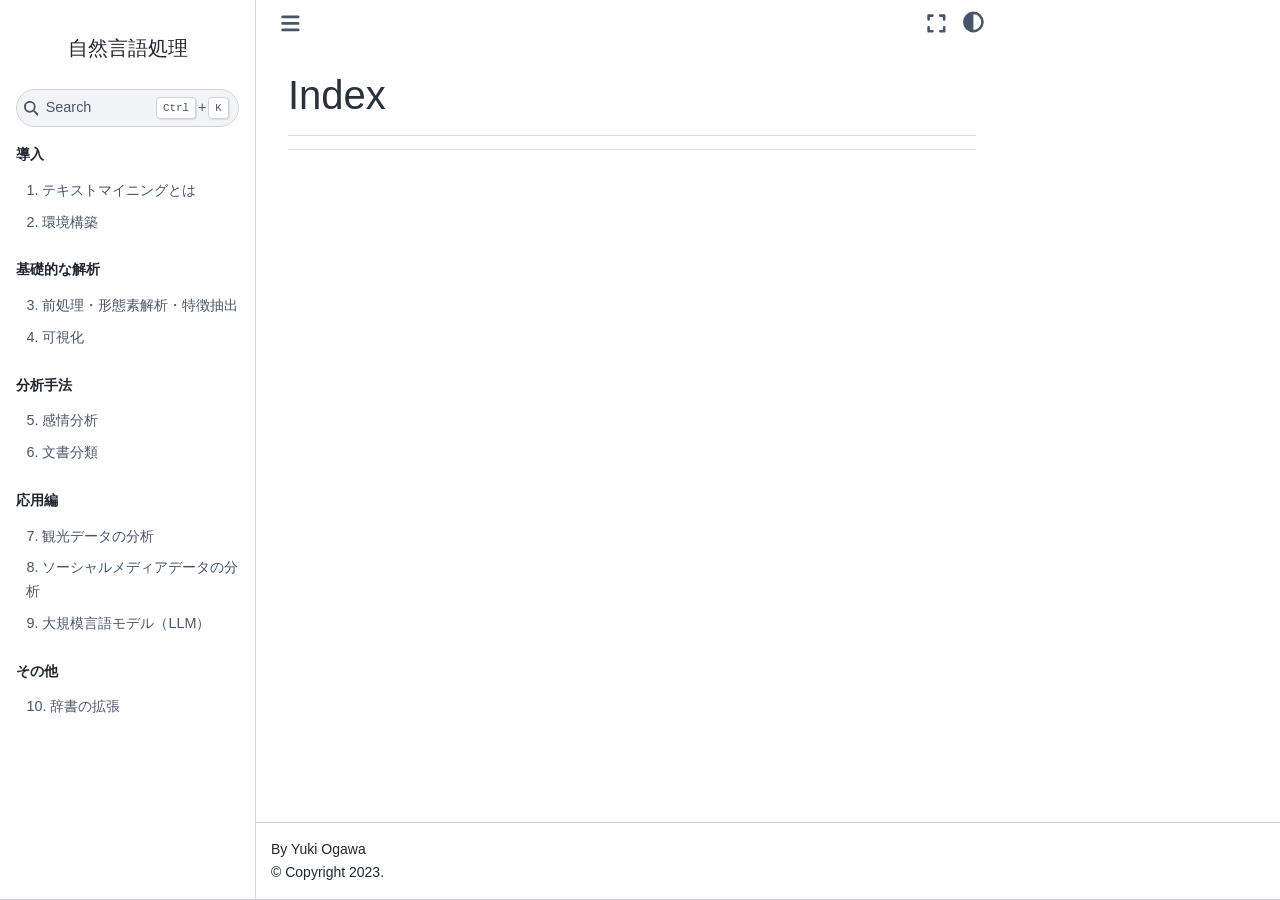
<file: genindex.html>
<!DOCTYPE html>


<html lang="en" data-content_root="./" >

  <head>
    <meta charset="utf-8" />
    <meta name="viewport" content="width=device-width, initial-scale=1.0" />
    <title>Index &#8212; 自然言語処理</title>
  
  
  
  <script data-cfasync="false">
    document.documentElement.dataset.mode = localStorage.getItem("mode") || "";
    document.documentElement.dataset.theme = localStorage.getItem("theme") || "";
  </script>
  
  <!-- Loaded before other Sphinx assets -->
  <link href="_static/styles/theme.css?digest=dfe6caa3a7d634c4db9b" rel="stylesheet" />
<link href="_static/styles/bootstrap.css?digest=dfe6caa3a7d634c4db9b" rel="stylesheet" />
<link href="_static/styles/pydata-sphinx-theme.css?digest=dfe6caa3a7d634c4db9b" rel="stylesheet" />

  
  <link href="_static/vendor/fontawesome/6.5.2/css/all.min.css?digest=dfe6caa3a7d634c4db9b" rel="stylesheet" />
  <link rel="preload" as="font" type="font/woff2" crossorigin href="_static/vendor/fontawesome/6.5.2/webfonts/fa-solid-900.woff2" />
<link rel="preload" as="font" type="font/woff2" crossorigin href="_static/vendor/fontawesome/6.5.2/webfonts/fa-brands-400.woff2" />
<link rel="preload" as="font" type="font/woff2" crossorigin href="_static/vendor/fontawesome/6.5.2/webfonts/fa-regular-400.woff2" />

    <link rel="stylesheet" type="text/css" href="_static/pygments.css?v=03e43079" />
    <link rel="stylesheet" type="text/css" href="_static/styles/sphinx-book-theme.css?v=eba8b062" />
    <link rel="stylesheet" type="text/css" href="_static/togglebutton.css?v=13237357" />
    <link rel="stylesheet" type="text/css" href="_static/copybutton.css?v=76b2166b" />
    <link rel="stylesheet" type="text/css" href="_static/mystnb.8ecb98da25f57f5357bf6f572d296f466b2cfe2517ffebfabe82451661e28f02.css?v=6644e6bb" />
    <link rel="stylesheet" type="text/css" href="_static/sphinx-thebe.css?v=4fa983c6" />
    <link rel="stylesheet" type="text/css" href="_static/sphinx-design.min.css?v=95c83b7e" />
    <link rel="stylesheet" type="text/css" href="_static/custom.css?v=ab1aa4ae" />
  
  <!-- Pre-loaded scripts that we'll load fully later -->
  <link rel="preload" as="script" href="_static/scripts/bootstrap.js?digest=dfe6caa3a7d634c4db9b" />
<link rel="preload" as="script" href="_static/scripts/pydata-sphinx-theme.js?digest=dfe6caa3a7d634c4db9b" />
  <script src="_static/vendor/fontawesome/6.5.2/js/all.min.js?digest=dfe6caa3a7d634c4db9b"></script>

    <script src="_static/documentation_options.js?v=9eb32ce0"></script>
    <script src="_static/doctools.js?v=9a2dae69"></script>
    <script src="_static/sphinx_highlight.js?v=dc90522c"></script>
    <script src="_static/clipboard.min.js?v=a7894cd8"></script>
    <script src="_static/copybutton.js?v=f281be69"></script>
    <script src="_static/scripts/sphinx-book-theme.js?v=887ef09a"></script>
    <script>let toggleHintShow = 'Click to show';</script>
    <script>let toggleHintHide = 'Click to hide';</script>
    <script>let toggleOpenOnPrint = 'true';</script>
    <script src="_static/togglebutton.js?v=4a39c7ea"></script>
    <script>var togglebuttonSelector = '.toggle, .admonition.dropdown';</script>
    <script src="_static/design-tabs.js?v=f930bc37"></script>
    <script>const THEBE_JS_URL = "https://unpkg.com/thebe@0.8.2/lib/index.js"; const thebe_selector = ".thebe,.cell"; const thebe_selector_input = "pre"; const thebe_selector_output = ".output, .cell_output"</script>
    <script async="async" src="_static/sphinx-thebe.js?v=c100c467"></script>
    <script>var togglebuttonSelector = '.toggle, .admonition.dropdown';</script>
    <script>const THEBE_JS_URL = "https://unpkg.com/thebe@0.8.2/lib/index.js"; const thebe_selector = ".thebe,.cell"; const thebe_selector_input = "pre"; const thebe_selector_output = ".output, .cell_output"</script>
    <script>DOCUMENTATION_OPTIONS.pagename = 'genindex';</script>
    <link rel="icon" href="_static/favicon.ico"/>
    <link rel="index" title="Index" href="#" />
    <link rel="search" title="Search" href="search.html" />
  <meta name="viewport" content="width=device-width, initial-scale=1"/>
  <meta name="docsearch:language" content="en"/>
  </head>
  
  
  <body data-bs-spy="scroll" data-bs-target=".bd-toc-nav" data-offset="180" data-bs-root-margin="0px 0px -60%" data-default-mode="">

  
  
  <div id="pst-skip-link" class="skip-link d-print-none"><a href="#main-content">Skip to main content</a></div>
  
  <div id="pst-scroll-pixel-helper"></div>
  
  <button type="button" class="btn rounded-pill" id="pst-back-to-top">
    <i class="fa-solid fa-arrow-up"></i>Back to top</button>

  
  <input type="checkbox"
          class="sidebar-toggle"
          id="pst-primary-sidebar-checkbox"/>
  <label class="overlay overlay-primary" for="pst-primary-sidebar-checkbox"></label>
  
  <input type="checkbox"
          class="sidebar-toggle"
          id="pst-secondary-sidebar-checkbox"/>
  <label class="overlay overlay-secondary" for="pst-secondary-sidebar-checkbox"></label>
  
  <div class="search-button__wrapper">
    <div class="search-button__overlay"></div>
    <div class="search-button__search-container">
<form class="bd-search d-flex align-items-center"
      action="search.html"
      method="get">
  <i class="fa-solid fa-magnifying-glass"></i>
  <input type="search"
         class="form-control"
         name="q"
         id="search-input"
         placeholder="Search..."
         aria-label="Search..."
         autocomplete="off"
         autocorrect="off"
         autocapitalize="off"
         spellcheck="false"/>
  <span class="search-button__kbd-shortcut"><kbd class="kbd-shortcut__modifier">Ctrl</kbd>+<kbd>K</kbd></span>
</form></div>
  </div>

  <div class="pst-async-banner-revealer d-none">
  <aside id="bd-header-version-warning" class="d-none d-print-none" aria-label="Version warning"></aside>
</div>

  
    <header class="bd-header navbar navbar-expand-lg bd-navbar d-print-none">
    </header>
  

  <div class="bd-container">
    <div class="bd-container__inner bd-page-width">
      
      
      
        
      
      <div class="bd-sidebar-primary bd-sidebar">
        

  
  <div class="sidebar-header-items sidebar-primary__section">
    
    
    
    
  </div>
  
    <div class="sidebar-primary-items__start sidebar-primary__section">
        <div class="sidebar-primary-item">

  
    
  

<a class="navbar-brand logo" href="html/00_top.html">
  
  
  
  
  
  
    <p class="title logo__title">自然言語処理</p>
  
</a></div>
        <div class="sidebar-primary-item">

 <script>
 document.write(`
   <button class="btn search-button-field search-button__button" title="Search" aria-label="Search" data-bs-placement="bottom" data-bs-toggle="tooltip">
    <i class="fa-solid fa-magnifying-glass"></i>
    <span class="search-button__default-text">Search</span>
    <span class="search-button__kbd-shortcut"><kbd class="kbd-shortcut__modifier">Ctrl</kbd>+<kbd class="kbd-shortcut__modifier">K</kbd></span>
   </button>
 `);
 </script></div>
        <div class="sidebar-primary-item"><nav class="bd-links bd-docs-nav" aria-label="Main">
    <div class="bd-toc-item navbar-nav active">
        <p aria-level="2" class="caption" role="heading"><span class="caption-text">導入</span></p>
<ul class="nav bd-sidenav">
<li class="toctree-l1"><a class="reference internal" href="html/01_intro.html">1. テキストマイニングとは</a></li>
<li class="toctree-l1"><a class="reference internal" href="html/02_deploy.html">2. 環境構築</a></li>
</ul>
<p aria-level="2" class="caption" role="heading"><span class="caption-text">基礎的な解析</span></p>
<ul class="nav bd-sidenav">
<li class="toctree-l1"><a class="reference internal" href="html/03_basic_analysis.html">3. 前処理・形態素解析・特徴抽出</a></li>
<li class="toctree-l1"><a class="reference internal" href="html/03_visualization.html">4. 可視化</a></li>
</ul>
<p aria-level="2" class="caption" role="heading"><span class="caption-text">分析手法</span></p>
<ul class="nav bd-sidenav">
<li class="toctree-l1"><a class="reference internal" href="html/04_analysis.html">5. 感情分析</a></li>
<li class="toctree-l1"><a class="reference internal" href="html/05_clustering.html">6. 文書分類</a></li>
</ul>
<p aria-level="2" class="caption" role="heading"><span class="caption-text">応用編</span></p>
<ul class="nav bd-sidenav">
<li class="toctree-l1"><a class="reference internal" href="html/10_sightseeing.html">7. 観光データの分析</a></li>
<li class="toctree-l1"><a class="reference internal" href="html/20_youtube.html">8. ソーシャルメディアデータの分析</a></li>
<li class="toctree-l1"><a class="reference internal" href="html/30_llm.html">9. 大規模言語モデル（LLM）</a></li>
</ul>
<p aria-level="2" class="caption" role="heading"><span class="caption-text">その他</span></p>
<ul class="nav bd-sidenav">
<li class="toctree-l1"><a class="reference internal" href="html/99_dictionary.html">10. 辞書の拡張</a></li>
</ul>

    </div>
</nav></div>
    </div>
  
  
  <div class="sidebar-primary-items__end sidebar-primary__section">
  </div>
  
  <div id="rtd-footer-container"></div>


      </div>
      
      <main id="main-content" class="bd-main" role="main">
        
        

<div class="sbt-scroll-pixel-helper"></div>

          <div class="bd-content">
            <div class="bd-article-container">
              
              <div class="bd-header-article d-print-none">
<div class="header-article-items header-article__inner">
  
    <div class="header-article-items__start">
      
        <div class="header-article-item"><button class="sidebar-toggle primary-toggle btn btn-sm" title="Toggle primary sidebar" data-bs-placement="bottom" data-bs-toggle="tooltip">
  <span class="fa-solid fa-bars"></span>
</button></div>
      
    </div>
  
  
    <div class="header-article-items__end">
      
        <div class="header-article-item">

<div class="article-header-buttons">



<button onclick="toggleFullScreen()"
  class="btn btn-sm btn-fullscreen-button"
  title="Fullscreen mode"
  data-bs-placement="bottom" data-bs-toggle="tooltip"
>
  

<span class="btn__icon-container">
  <i class="fas fa-expand"></i>
  </span>

</button>



<script>
document.write(`
  <button class="btn btn-sm nav-link pst-navbar-icon theme-switch-button" title="light/dark" aria-label="light/dark" data-bs-placement="bottom" data-bs-toggle="tooltip">
    <i class="theme-switch fa-solid fa-sun fa-lg" data-mode="light"></i>
    <i class="theme-switch fa-solid fa-moon fa-lg" data-mode="dark"></i>
    <i class="theme-switch fa-solid fa-circle-half-stroke fa-lg" data-mode="auto"></i>
  </button>
`);
</script>


<script>
document.write(`
  <button class="btn btn-sm pst-navbar-icon search-button search-button__button" title="Search" aria-label="Search" data-bs-placement="bottom" data-bs-toggle="tooltip">
    <i class="fa-solid fa-magnifying-glass fa-lg"></i>
  </button>
`);
</script>

</div></div>
      
    </div>
  
</div>
</div>
              
              

<div id="jb-print-docs-body" class="onlyprint">
    <h1></h1>
    <!-- Table of contents -->
    <div id="print-main-content">
        <div id="jb-print-toc">
            
        </div>
    </div>
</div>

              
                
<div id="searchbox"></div>
                <article class="bd-article">
                  

<h1 id="index">Index</h1>

<div class="genindex-jumpbox">
 
</div>


                </article>
              

              
              
              
              
                <footer class="prev-next-footer d-print-none">
                  
<div class="prev-next-area">
</div>
                </footer>
              
            </div>
            
            
              
            
          </div>
          <footer class="bd-footer-content">
            
<div class="bd-footer-content__inner container">
  
  <div class="footer-item">
    
<p class="component-author">
By Yuki Ogawa
</p>

  </div>
  
  <div class="footer-item">
    

  <p class="copyright">
    
      © Copyright 2023.
      <br/>
    
  </p>

  </div>
  
  <div class="footer-item">
    
  </div>
  
  <div class="footer-item">
    
  </div>
  
</div>
          </footer>
        

      </main>
    </div>
  </div>
  
  <!-- Scripts loaded after <body> so the DOM is not blocked -->
  <script src="_static/scripts/bootstrap.js?digest=dfe6caa3a7d634c4db9b"></script>
<script src="_static/scripts/pydata-sphinx-theme.js?digest=dfe6caa3a7d634c4db9b"></script>

  <footer class="bd-footer">
  </footer>
  </body>
</html>
</file>
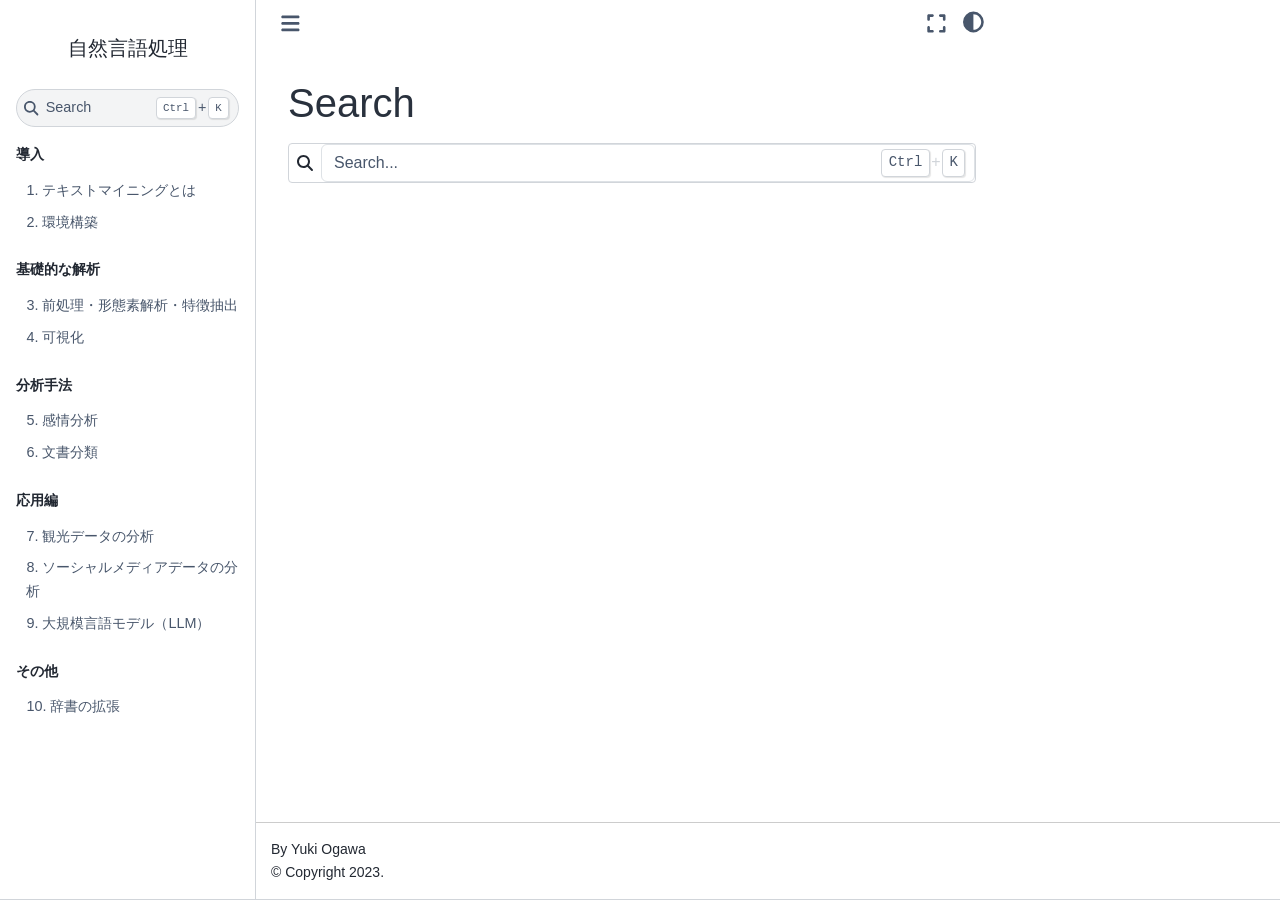
<file: search.html>
<!DOCTYPE html>


<html lang="en" data-content_root="./" >

  <head>
    <meta charset="utf-8" />
    <meta name="viewport" content="width=device-width, initial-scale=1.0" /><title>Search - 自然言語処理</title>
  
  
  
  <script data-cfasync="false">
    document.documentElement.dataset.mode = localStorage.getItem("mode") || "";
    document.documentElement.dataset.theme = localStorage.getItem("theme") || "";
  </script>
  
  <!-- Loaded before other Sphinx assets -->
  <link href="_static/styles/theme.css?digest=dfe6caa3a7d634c4db9b" rel="stylesheet" />
<link href="_static/styles/bootstrap.css?digest=dfe6caa3a7d634c4db9b" rel="stylesheet" />
<link href="_static/styles/pydata-sphinx-theme.css?digest=dfe6caa3a7d634c4db9b" rel="stylesheet" />

  
  <link href="_static/vendor/fontawesome/6.5.2/css/all.min.css?digest=dfe6caa3a7d634c4db9b" rel="stylesheet" />
  <link rel="preload" as="font" type="font/woff2" crossorigin href="_static/vendor/fontawesome/6.5.2/webfonts/fa-solid-900.woff2" />
<link rel="preload" as="font" type="font/woff2" crossorigin href="_static/vendor/fontawesome/6.5.2/webfonts/fa-brands-400.woff2" />
<link rel="preload" as="font" type="font/woff2" crossorigin href="_static/vendor/fontawesome/6.5.2/webfonts/fa-regular-400.woff2" />

    <link rel="stylesheet" type="text/css" href="_static/pygments.css?v=03e43079" />
    <link rel="stylesheet" type="text/css" href="_static/styles/sphinx-book-theme.css?v=eba8b062" />
    <link rel="stylesheet" type="text/css" href="_static/togglebutton.css?v=13237357" />
    <link rel="stylesheet" type="text/css" href="_static/copybutton.css?v=76b2166b" />
    <link rel="stylesheet" type="text/css" href="_static/mystnb.8ecb98da25f57f5357bf6f572d296f466b2cfe2517ffebfabe82451661e28f02.css?v=6644e6bb" />
    <link rel="stylesheet" type="text/css" href="_static/sphinx-thebe.css?v=4fa983c6" />
    <link rel="stylesheet" type="text/css" href="_static/sphinx-design.min.css?v=95c83b7e" />
    <link rel="stylesheet" type="text/css" href="_static/custom.css?v=ab1aa4ae" />
  
  <!-- Pre-loaded scripts that we'll load fully later -->
  <link rel="preload" as="script" href="_static/scripts/bootstrap.js?digest=dfe6caa3a7d634c4db9b" />
<link rel="preload" as="script" href="_static/scripts/pydata-sphinx-theme.js?digest=dfe6caa3a7d634c4db9b" />
  <script src="_static/vendor/fontawesome/6.5.2/js/all.min.js?digest=dfe6caa3a7d634c4db9b"></script>

    <script src="_static/documentation_options.js?v=9eb32ce0"></script>
    <script src="_static/doctools.js?v=9a2dae69"></script>
    <script src="_static/sphinx_highlight.js?v=dc90522c"></script>
    <script src="_static/clipboard.min.js?v=a7894cd8"></script>
    <script src="_static/copybutton.js?v=f281be69"></script>
    <script src="_static/scripts/sphinx-book-theme.js?v=887ef09a"></script>
    <script>let toggleHintShow = 'Click to show';</script>
    <script>let toggleHintHide = 'Click to hide';</script>
    <script>let toggleOpenOnPrint = 'true';</script>
    <script src="_static/togglebutton.js?v=4a39c7ea"></script>
    <script>var togglebuttonSelector = '.toggle, .admonition.dropdown';</script>
    <script src="_static/design-tabs.js?v=f930bc37"></script>
    <script>const THEBE_JS_URL = "https://unpkg.com/thebe@0.8.2/lib/index.js"; const thebe_selector = ".thebe,.cell"; const thebe_selector_input = "pre"; const thebe_selector_output = ".output, .cell_output"</script>
    <script async="async" src="_static/sphinx-thebe.js?v=c100c467"></script>
    <script>var togglebuttonSelector = '.toggle, .admonition.dropdown';</script>
    <script>const THEBE_JS_URL = "https://unpkg.com/thebe@0.8.2/lib/index.js"; const thebe_selector = ".thebe,.cell"; const thebe_selector_input = "pre"; const thebe_selector_output = ".output, .cell_output"</script>
    <script>DOCUMENTATION_OPTIONS.pagename = 'search';</script>
  <script src="_static/searchtools.js"></script>
  <script src="_static/language_data.js"></script>
  <script src="searchindex.js"></script>
    <link rel="icon" href="_static/favicon.ico"/>
    <link rel="index" title="Index" href="genindex.html" />
    <link rel="search" title="Search" href="#" />
  <meta name="viewport" content="width=device-width, initial-scale=1"/>
  <meta name="docsearch:language" content="en"/>
  </head>
  
  
  <body data-bs-spy="scroll" data-bs-target=".bd-toc-nav" data-offset="180" data-bs-root-margin="0px 0px -60%" data-default-mode="">

  
  
  <div id="pst-skip-link" class="skip-link d-print-none"><a href="#main-content">Skip to main content</a></div>
  
  <div id="pst-scroll-pixel-helper"></div>
  
  <button type="button" class="btn rounded-pill" id="pst-back-to-top">
    <i class="fa-solid fa-arrow-up"></i>Back to top</button>

  
  <input type="checkbox"
          class="sidebar-toggle"
          id="pst-primary-sidebar-checkbox"/>
  <label class="overlay overlay-primary" for="pst-primary-sidebar-checkbox"></label>
  
  <input type="checkbox"
          class="sidebar-toggle"
          id="pst-secondary-sidebar-checkbox"/>
  <label class="overlay overlay-secondary" for="pst-secondary-sidebar-checkbox"></label>
  
  <div class="search-button__wrapper">
    <div class="search-button__overlay"></div>
    <div class="search-button__search-container">
<form class="bd-search d-flex align-items-center"
      action="#"
      method="get">
  <i class="fa-solid fa-magnifying-glass"></i>
  <input type="search"
         class="form-control"
         name="q"
         id="search-input"
         placeholder="Search..."
         aria-label="Search..."
         autocomplete="off"
         autocorrect="off"
         autocapitalize="off"
         spellcheck="false"/>
  <span class="search-button__kbd-shortcut"><kbd class="kbd-shortcut__modifier">Ctrl</kbd>+<kbd>K</kbd></span>
</form></div>
  </div>

  <div class="pst-async-banner-revealer d-none">
  <aside id="bd-header-version-warning" class="d-none d-print-none" aria-label="Version warning"></aside>
</div>

  
    <header class="bd-header navbar navbar-expand-lg bd-navbar d-print-none">
    </header>
  

  <div class="bd-container">
    <div class="bd-container__inner bd-page-width">
      
      
      
        
      
      <div class="bd-sidebar-primary bd-sidebar">
        

  
  <div class="sidebar-header-items sidebar-primary__section">
    
    
    
    
  </div>
  
    <div class="sidebar-primary-items__start sidebar-primary__section">
        <div class="sidebar-primary-item">

  
    
  

<a class="navbar-brand logo" href="html/00_top.html">
  
  
  
  
  
  
    <p class="title logo__title">自然言語処理</p>
  
</a></div>
        <div class="sidebar-primary-item">

 <script>
 document.write(`
   <button class="btn search-button-field search-button__button" title="Search" aria-label="Search" data-bs-placement="bottom" data-bs-toggle="tooltip">
    <i class="fa-solid fa-magnifying-glass"></i>
    <span class="search-button__default-text">Search</span>
    <span class="search-button__kbd-shortcut"><kbd class="kbd-shortcut__modifier">Ctrl</kbd>+<kbd class="kbd-shortcut__modifier">K</kbd></span>
   </button>
 `);
 </script></div>
        <div class="sidebar-primary-item"><nav class="bd-links bd-docs-nav" aria-label="Main">
    <div class="bd-toc-item navbar-nav active">
        <p aria-level="2" class="caption" role="heading"><span class="caption-text">導入</span></p>
<ul class="nav bd-sidenav">
<li class="toctree-l1"><a class="reference internal" href="html/01_intro.html">1. テキストマイニングとは</a></li>
<li class="toctree-l1"><a class="reference internal" href="html/02_deploy.html">2. 環境構築</a></li>
</ul>
<p aria-level="2" class="caption" role="heading"><span class="caption-text">基礎的な解析</span></p>
<ul class="nav bd-sidenav">
<li class="toctree-l1"><a class="reference internal" href="html/03_basic_analysis.html">3. 前処理・形態素解析・特徴抽出</a></li>
<li class="toctree-l1"><a class="reference internal" href="html/03_visualization.html">4. 可視化</a></li>
</ul>
<p aria-level="2" class="caption" role="heading"><span class="caption-text">分析手法</span></p>
<ul class="nav bd-sidenav">
<li class="toctree-l1"><a class="reference internal" href="html/04_analysis.html">5. 感情分析</a></li>
<li class="toctree-l1"><a class="reference internal" href="html/05_clustering.html">6. 文書分類</a></li>
</ul>
<p aria-level="2" class="caption" role="heading"><span class="caption-text">応用編</span></p>
<ul class="nav bd-sidenav">
<li class="toctree-l1"><a class="reference internal" href="html/10_sightseeing.html">7. 観光データの分析</a></li>
<li class="toctree-l1"><a class="reference internal" href="html/20_youtube.html">8. ソーシャルメディアデータの分析</a></li>
<li class="toctree-l1"><a class="reference internal" href="html/30_llm.html">9. 大規模言語モデル（LLM）</a></li>
</ul>
<p aria-level="2" class="caption" role="heading"><span class="caption-text">その他</span></p>
<ul class="nav bd-sidenav">
<li class="toctree-l1"><a class="reference internal" href="html/99_dictionary.html">10. 辞書の拡張</a></li>
</ul>

    </div>
</nav></div>
    </div>
  
  
  <div class="sidebar-primary-items__end sidebar-primary__section">
  </div>
  
  <div id="rtd-footer-container"></div>


      </div>
      
      <main id="main-content" class="bd-main" role="main">
        
        

<div class="sbt-scroll-pixel-helper"></div>

          <div class="bd-content">
            <div class="bd-article-container">
              
              <div class="bd-header-article d-print-none">
<div class="header-article-items header-article__inner">
  
    <div class="header-article-items__start">
      
        <div class="header-article-item"><button class="sidebar-toggle primary-toggle btn btn-sm" title="Toggle primary sidebar" data-bs-placement="bottom" data-bs-toggle="tooltip">
  <span class="fa-solid fa-bars"></span>
</button></div>
      
    </div>
  
  
    <div class="header-article-items__end">
      
        <div class="header-article-item">

<div class="article-header-buttons">



<button onclick="toggleFullScreen()"
  class="btn btn-sm btn-fullscreen-button"
  title="Fullscreen mode"
  data-bs-placement="bottom" data-bs-toggle="tooltip"
>
  

<span class="btn__icon-container">
  <i class="fas fa-expand"></i>
  </span>

</button>



<script>
document.write(`
  <button class="btn btn-sm nav-link pst-navbar-icon theme-switch-button" title="light/dark" aria-label="light/dark" data-bs-placement="bottom" data-bs-toggle="tooltip">
    <i class="theme-switch fa-solid fa-sun fa-lg" data-mode="light"></i>
    <i class="theme-switch fa-solid fa-moon fa-lg" data-mode="dark"></i>
    <i class="theme-switch fa-solid fa-circle-half-stroke fa-lg" data-mode="auto"></i>
  </button>
`);
</script>


<script>
document.write(`
  <button class="btn btn-sm pst-navbar-icon search-button search-button__button" title="Search" aria-label="Search" data-bs-placement="bottom" data-bs-toggle="tooltip">
    <i class="fa-solid fa-magnifying-glass fa-lg"></i>
  </button>
`);
</script>

</div></div>
      
    </div>
  
</div>
</div>
              
              
  <div class="bd-search-container">
    <h1>Search</h1>
    <noscript>
      <div class="admonition error">
        <p class="admonition-title">Error</p>
        <p>Please activate JavaScript to enable the search functionality.</p>
      </div>
    </noscript>
    
<form class="bd-search d-flex align-items-center"
      action="#"
      method="get">
  <i class="fa-solid fa-magnifying-glass"></i>
  <input type="search"
         class="form-control"
         name="q"
         id="search-input"
         placeholder="Search..."
         aria-label="Search..."
         autocomplete="off"
         autocorrect="off"
         autocapitalize="off"
         spellcheck="false"/>
  <span class="search-button__kbd-shortcut"><kbd class="kbd-shortcut__modifier">Ctrl</kbd>+<kbd>K</kbd></span>
</form>
    <div id="search-results"></div>
  </div>
  <script>
    // Activate the search field on page load
    let searchInput = document.querySelector("form.bd-search input");
    if (searchInput) {
        searchInput.focus();
        searchInput.select();
        console.log("[PST]: Set focus on search field.");
    }
  </script>

              
              
              
              
                <footer class="prev-next-footer d-print-none">
                  
<div class="prev-next-area">
</div>
                </footer>
              
            </div>
            
            
              
            
          </div>
          <footer class="bd-footer-content">
            
<div class="bd-footer-content__inner container">
  
  <div class="footer-item">
    
<p class="component-author">
By Yuki Ogawa
</p>

  </div>
  
  <div class="footer-item">
    

  <p class="copyright">
    
      © Copyright 2023.
      <br/>
    
  </p>

  </div>
  
  <div class="footer-item">
    
  </div>
  
  <div class="footer-item">
    
  </div>
  
</div>
          </footer>
        

      </main>
    </div>
  </div>
  
  <!-- Scripts loaded after <body> so the DOM is not blocked -->
  <script src="_static/scripts/bootstrap.js?digest=dfe6caa3a7d634c4db9b"></script>
<script src="_static/scripts/pydata-sphinx-theme.js?digest=dfe6caa3a7d634c4db9b"></script>

  <footer class="bd-footer">
  </footer>
  </body>
</html>
</file>
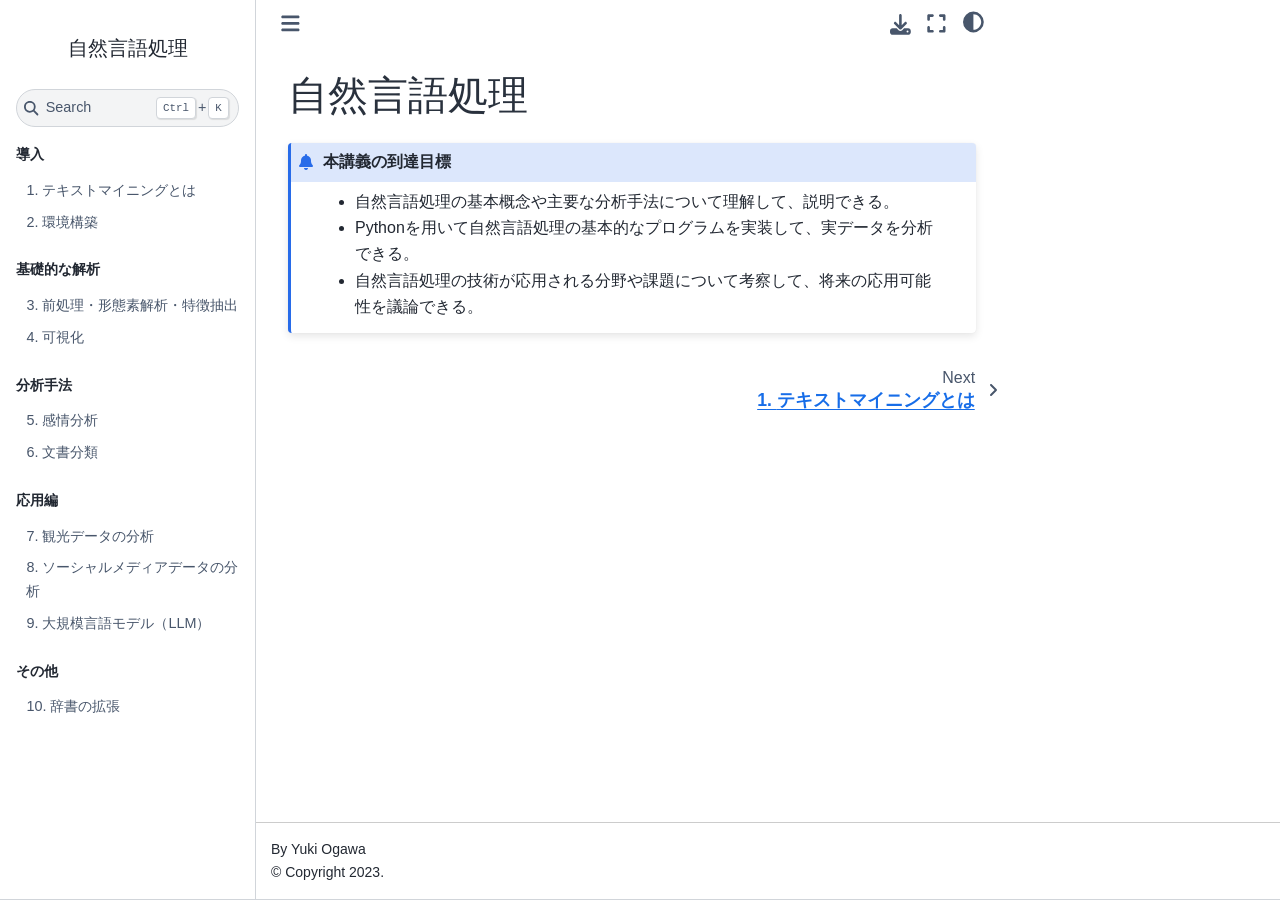
<file: html/00_top.html>
<!DOCTYPE html>


<html lang="en" data-content_root="../" >

  <head>
    <meta charset="utf-8" />
    <meta name="viewport" content="width=device-width, initial-scale=1.0" /><meta name="viewport" content="width=device-width, initial-scale=1" />

    <title>自然言語処理 &#8212; 自然言語処理</title>
  
  
  
  <script data-cfasync="false">
    document.documentElement.dataset.mode = localStorage.getItem("mode") || "";
    document.documentElement.dataset.theme = localStorage.getItem("theme") || "";
  </script>
  
  <!-- Loaded before other Sphinx assets -->
  <link href="../_static/styles/theme.css?digest=dfe6caa3a7d634c4db9b" rel="stylesheet" />
<link href="../_static/styles/bootstrap.css?digest=dfe6caa3a7d634c4db9b" rel="stylesheet" />
<link href="../_static/styles/pydata-sphinx-theme.css?digest=dfe6caa3a7d634c4db9b" rel="stylesheet" />

  
  <link href="../_static/vendor/fontawesome/6.5.2/css/all.min.css?digest=dfe6caa3a7d634c4db9b" rel="stylesheet" />
  <link rel="preload" as="font" type="font/woff2" crossorigin href="../_static/vendor/fontawesome/6.5.2/webfonts/fa-solid-900.woff2" />
<link rel="preload" as="font" type="font/woff2" crossorigin href="../_static/vendor/fontawesome/6.5.2/webfonts/fa-brands-400.woff2" />
<link rel="preload" as="font" type="font/woff2" crossorigin href="../_static/vendor/fontawesome/6.5.2/webfonts/fa-regular-400.woff2" />

    <link rel="stylesheet" type="text/css" href="../_static/pygments.css?v=03e43079" />
    <link rel="stylesheet" type="text/css" href="../_static/styles/sphinx-book-theme.css?v=eba8b062" />
    <link rel="stylesheet" type="text/css" href="../_static/togglebutton.css?v=13237357" />
    <link rel="stylesheet" type="text/css" href="../_static/copybutton.css?v=76b2166b" />
    <link rel="stylesheet" type="text/css" href="../_static/mystnb.8ecb98da25f57f5357bf6f572d296f466b2cfe2517ffebfabe82451661e28f02.css?v=6644e6bb" />
    <link rel="stylesheet" type="text/css" href="../_static/sphinx-thebe.css?v=4fa983c6" />
    <link rel="stylesheet" type="text/css" href="../_static/sphinx-design.min.css?v=95c83b7e" />
    <link rel="stylesheet" type="text/css" href="../_static/custom.css?v=ab1aa4ae" />
  
  <!-- Pre-loaded scripts that we'll load fully later -->
  <link rel="preload" as="script" href="../_static/scripts/bootstrap.js?digest=dfe6caa3a7d634c4db9b" />
<link rel="preload" as="script" href="../_static/scripts/pydata-sphinx-theme.js?digest=dfe6caa3a7d634c4db9b" />
  <script src="../_static/vendor/fontawesome/6.5.2/js/all.min.js?digest=dfe6caa3a7d634c4db9b"></script>

    <script src="../_static/documentation_options.js?v=9eb32ce0"></script>
    <script src="../_static/doctools.js?v=9a2dae69"></script>
    <script src="../_static/sphinx_highlight.js?v=dc90522c"></script>
    <script src="../_static/clipboard.min.js?v=a7894cd8"></script>
    <script src="../_static/copybutton.js?v=f281be69"></script>
    <script src="../_static/scripts/sphinx-book-theme.js?v=887ef09a"></script>
    <script>let toggleHintShow = 'Click to show';</script>
    <script>let toggleHintHide = 'Click to hide';</script>
    <script>let toggleOpenOnPrint = 'true';</script>
    <script src="../_static/togglebutton.js?v=4a39c7ea"></script>
    <script>var togglebuttonSelector = '.toggle, .admonition.dropdown';</script>
    <script src="../_static/design-tabs.js?v=f930bc37"></script>
    <script>const THEBE_JS_URL = "https://unpkg.com/thebe@0.8.2/lib/index.js"; const thebe_selector = ".thebe,.cell"; const thebe_selector_input = "pre"; const thebe_selector_output = ".output, .cell_output"</script>
    <script async="async" src="../_static/sphinx-thebe.js?v=c100c467"></script>
    <script>var togglebuttonSelector = '.toggle, .admonition.dropdown';</script>
    <script>const THEBE_JS_URL = "https://unpkg.com/thebe@0.8.2/lib/index.js"; const thebe_selector = ".thebe,.cell"; const thebe_selector_input = "pre"; const thebe_selector_output = ".output, .cell_output"</script>
    <script>DOCUMENTATION_OPTIONS.pagename = 'html/00_top';</script>
    <link rel="icon" href="../_static/favicon.ico"/>
    <link rel="index" title="Index" href="../genindex.html" />
    <link rel="search" title="Search" href="../search.html" />
    <link rel="next" title="1. テキストマイニングとは" href="01_intro.html" />
  <meta name="viewport" content="width=device-width, initial-scale=1"/>
  <meta name="docsearch:language" content="en"/>
  </head>
  
  
  <body data-bs-spy="scroll" data-bs-target=".bd-toc-nav" data-offset="180" data-bs-root-margin="0px 0px -60%" data-default-mode="">

  
  
  <div id="pst-skip-link" class="skip-link d-print-none"><a href="#main-content">Skip to main content</a></div>
  
  <div id="pst-scroll-pixel-helper"></div>
  
  <button type="button" class="btn rounded-pill" id="pst-back-to-top">
    <i class="fa-solid fa-arrow-up"></i>Back to top</button>

  
  <input type="checkbox"
          class="sidebar-toggle"
          id="pst-primary-sidebar-checkbox"/>
  <label class="overlay overlay-primary" for="pst-primary-sidebar-checkbox"></label>
  
  <input type="checkbox"
          class="sidebar-toggle"
          id="pst-secondary-sidebar-checkbox"/>
  <label class="overlay overlay-secondary" for="pst-secondary-sidebar-checkbox"></label>
  
  <div class="search-button__wrapper">
    <div class="search-button__overlay"></div>
    <div class="search-button__search-container">
<form class="bd-search d-flex align-items-center"
      action="../search.html"
      method="get">
  <i class="fa-solid fa-magnifying-glass"></i>
  <input type="search"
         class="form-control"
         name="q"
         id="search-input"
         placeholder="Search..."
         aria-label="Search..."
         autocomplete="off"
         autocorrect="off"
         autocapitalize="off"
         spellcheck="false"/>
  <span class="search-button__kbd-shortcut"><kbd class="kbd-shortcut__modifier">Ctrl</kbd>+<kbd>K</kbd></span>
</form></div>
  </div>

  <div class="pst-async-banner-revealer d-none">
  <aside id="bd-header-version-warning" class="d-none d-print-none" aria-label="Version warning"></aside>
</div>

  
    <header class="bd-header navbar navbar-expand-lg bd-navbar d-print-none">
    </header>
  

  <div class="bd-container">
    <div class="bd-container__inner bd-page-width">
      
      
      
        
      
      <div class="bd-sidebar-primary bd-sidebar">
        

  
  <div class="sidebar-header-items sidebar-primary__section">
    
    
    
    
  </div>
  
    <div class="sidebar-primary-items__start sidebar-primary__section">
        <div class="sidebar-primary-item">

  
    
  

<a class="navbar-brand logo" href="#">
  
  
  
  
  
  
    <p class="title logo__title">自然言語処理</p>
  
</a></div>
        <div class="sidebar-primary-item">

 <script>
 document.write(`
   <button class="btn search-button-field search-button__button" title="Search" aria-label="Search" data-bs-placement="bottom" data-bs-toggle="tooltip">
    <i class="fa-solid fa-magnifying-glass"></i>
    <span class="search-button__default-text">Search</span>
    <span class="search-button__kbd-shortcut"><kbd class="kbd-shortcut__modifier">Ctrl</kbd>+<kbd class="kbd-shortcut__modifier">K</kbd></span>
   </button>
 `);
 </script></div>
        <div class="sidebar-primary-item"><nav class="bd-links bd-docs-nav" aria-label="Main">
    <div class="bd-toc-item navbar-nav active">
        <p aria-level="2" class="caption" role="heading"><span class="caption-text">導入</span></p>
<ul class="nav bd-sidenav">
<li class="toctree-l1"><a class="reference internal" href="01_intro.html">1. テキストマイニングとは</a></li>
<li class="toctree-l1"><a class="reference internal" href="02_deploy.html">2. 環境構築</a></li>
</ul>
<p aria-level="2" class="caption" role="heading"><span class="caption-text">基礎的な解析</span></p>
<ul class="nav bd-sidenav">
<li class="toctree-l1"><a class="reference internal" href="03_basic_analysis.html">3. 前処理・形態素解析・特徴抽出</a></li>
<li class="toctree-l1"><a class="reference internal" href="03_visualization.html">4. 可視化</a></li>
</ul>
<p aria-level="2" class="caption" role="heading"><span class="caption-text">分析手法</span></p>
<ul class="nav bd-sidenav">
<li class="toctree-l1"><a class="reference internal" href="04_analysis.html">5. 感情分析</a></li>
<li class="toctree-l1"><a class="reference internal" href="05_clustering.html">6. 文書分類</a></li>
</ul>
<p aria-level="2" class="caption" role="heading"><span class="caption-text">応用編</span></p>
<ul class="nav bd-sidenav">
<li class="toctree-l1"><a class="reference internal" href="10_sightseeing.html">7. 観光データの分析</a></li>
<li class="toctree-l1"><a class="reference internal" href="20_youtube.html">8. ソーシャルメディアデータの分析</a></li>
<li class="toctree-l1"><a class="reference internal" href="30_llm.html">9. 大規模言語モデル（LLM）</a></li>
</ul>
<p aria-level="2" class="caption" role="heading"><span class="caption-text">その他</span></p>
<ul class="nav bd-sidenav">
<li class="toctree-l1"><a class="reference internal" href="99_dictionary.html">10. 辞書の拡張</a></li>
</ul>

    </div>
</nav></div>
    </div>
  
  
  <div class="sidebar-primary-items__end sidebar-primary__section">
  </div>
  
  <div id="rtd-footer-container"></div>


      </div>
      
      <main id="main-content" class="bd-main" role="main">
        
        

<div class="sbt-scroll-pixel-helper"></div>

          <div class="bd-content">
            <div class="bd-article-container">
              
              <div class="bd-header-article d-print-none">
<div class="header-article-items header-article__inner">
  
    <div class="header-article-items__start">
      
        <div class="header-article-item"><button class="sidebar-toggle primary-toggle btn btn-sm" title="Toggle primary sidebar" data-bs-placement="bottom" data-bs-toggle="tooltip">
  <span class="fa-solid fa-bars"></span>
</button></div>
      
    </div>
  
  
    <div class="header-article-items__end">
      
        <div class="header-article-item">

<div class="article-header-buttons">





<div class="dropdown dropdown-download-buttons">
  <button class="btn dropdown-toggle" type="button" data-bs-toggle="dropdown" aria-expanded="false" aria-label="Download this page">
    <i class="fas fa-download"></i>
  </button>
  <ul class="dropdown-menu">
      
      
      
      <li><a href="../_sources/html/00_top.md" target="_blank"
   class="btn btn-sm btn-download-source-button dropdown-item"
   title="Download source file"
   data-bs-placement="left" data-bs-toggle="tooltip"
>
  

<span class="btn__icon-container">
  <i class="fas fa-file"></i>
  </span>
<span class="btn__text-container">.md</span>
</a>
</li>
      
      
      
      
      <li>
<button onclick="window.print()"
  class="btn btn-sm btn-download-pdf-button dropdown-item"
  title="Print to PDF"
  data-bs-placement="left" data-bs-toggle="tooltip"
>
  

<span class="btn__icon-container">
  <i class="fas fa-file-pdf"></i>
  </span>
<span class="btn__text-container">.pdf</span>
</button>
</li>
      
  </ul>
</div>




<button onclick="toggleFullScreen()"
  class="btn btn-sm btn-fullscreen-button"
  title="Fullscreen mode"
  data-bs-placement="bottom" data-bs-toggle="tooltip"
>
  

<span class="btn__icon-container">
  <i class="fas fa-expand"></i>
  </span>

</button>



<script>
document.write(`
  <button class="btn btn-sm nav-link pst-navbar-icon theme-switch-button" title="light/dark" aria-label="light/dark" data-bs-placement="bottom" data-bs-toggle="tooltip">
    <i class="theme-switch fa-solid fa-sun fa-lg" data-mode="light"></i>
    <i class="theme-switch fa-solid fa-moon fa-lg" data-mode="dark"></i>
    <i class="theme-switch fa-solid fa-circle-half-stroke fa-lg" data-mode="auto"></i>
  </button>
`);
</script>


<script>
document.write(`
  <button class="btn btn-sm pst-navbar-icon search-button search-button__button" title="Search" aria-label="Search" data-bs-placement="bottom" data-bs-toggle="tooltip">
    <i class="fa-solid fa-magnifying-glass fa-lg"></i>
  </button>
`);
</script>

</div></div>
      
    </div>
  
</div>
</div>
              
              

<div id="jb-print-docs-body" class="onlyprint">
    <h1>自然言語処理</h1>
    <!-- Table of contents -->
    <div id="print-main-content">
        <div id="jb-print-toc">
            
        </div>
    </div>
</div>

              
                
<div id="searchbox"></div>
                <article class="bd-article">
                  
  <section class="tex2jax_ignore mathjax_ignore" id="id1">
<h1>自然言語処理<a class="headerlink" href="#id1" title="Link to this heading">#</a></h1>
<div class="admonition- admonition">
<p class="admonition-title">本講義の到達目標</p>
<ul class="simple">
<li><p>自然言語処理の基本概念や主要な分析手法について理解して、説明できる。</p></li>
<li><p>Pythonを用いて自然言語処理の基本的なプログラムを実装して、実データを分析できる。</p></li>
<li><p>自然言語処理の技術が応用される分野や課題について考察して、将来の応用可能性を議論できる。</p></li>
</ul>
</div>
<div class="toctree-wrapper compound">
</div>
<div class="toctree-wrapper compound">
</div>
<div class="toctree-wrapper compound">
</div>
<div class="toctree-wrapper compound">
</div>
<div class="toctree-wrapper compound">
</div>
</section>

    <script type="text/x-thebe-config">
    {
        requestKernel: true,
        binderOptions: {
            repo: "binder-examples/jupyter-stacks-datascience",
            ref: "master",
        },
        codeMirrorConfig: {
            theme: "abcdef",
            mode: "python"
        },
        kernelOptions: {
            name: "python3",
            path: "./html"
        },
        predefinedOutput: true
    }
    </script>
    <script>kernelName = 'python3'</script>

                </article>
              

              
              
              
              
                <footer class="prev-next-footer d-print-none">
                  
<div class="prev-next-area">
    <a class="right-next"
       href="01_intro.html"
       title="next page">
      <div class="prev-next-info">
        <p class="prev-next-subtitle">next</p>
        <p class="prev-next-title"><span class="section-number">1. </span>テキストマイニングとは</p>
      </div>
      <i class="fa-solid fa-angle-right"></i>
    </a>
</div>
                </footer>
              
            </div>
            
            
              
            
          </div>
          <footer class="bd-footer-content">
            
<div class="bd-footer-content__inner container">
  
  <div class="footer-item">
    
<p class="component-author">
By Yuki Ogawa
</p>

  </div>
  
  <div class="footer-item">
    

  <p class="copyright">
    
      © Copyright 2023.
      <br/>
    
  </p>

  </div>
  
  <div class="footer-item">
    
  </div>
  
  <div class="footer-item">
    
  </div>
  
</div>
          </footer>
        

      </main>
    </div>
  </div>
  
  <!-- Scripts loaded after <body> so the DOM is not blocked -->
  <script src="../_static/scripts/bootstrap.js?digest=dfe6caa3a7d634c4db9b"></script>
<script src="../_static/scripts/pydata-sphinx-theme.js?digest=dfe6caa3a7d634c4db9b"></script>

  <footer class="bd-footer">
  </footer>
  </body>
</html>
</file>
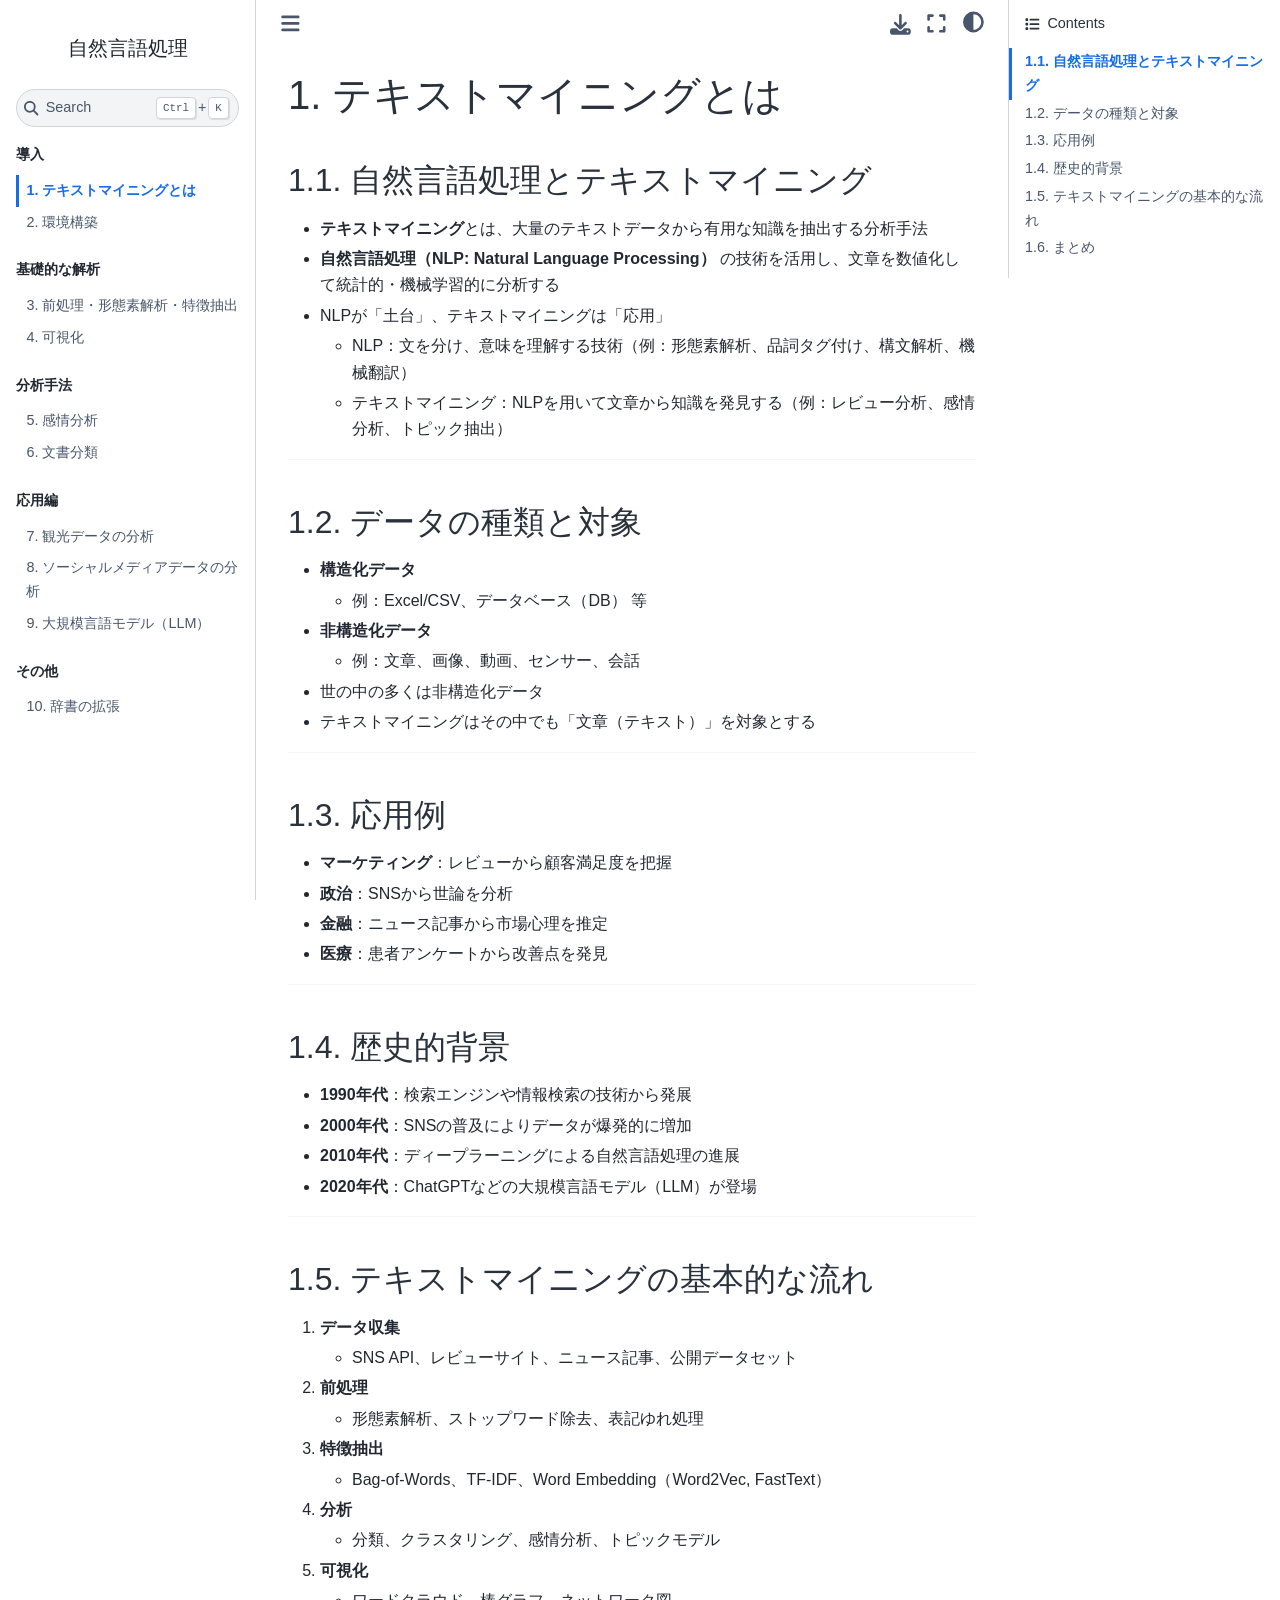
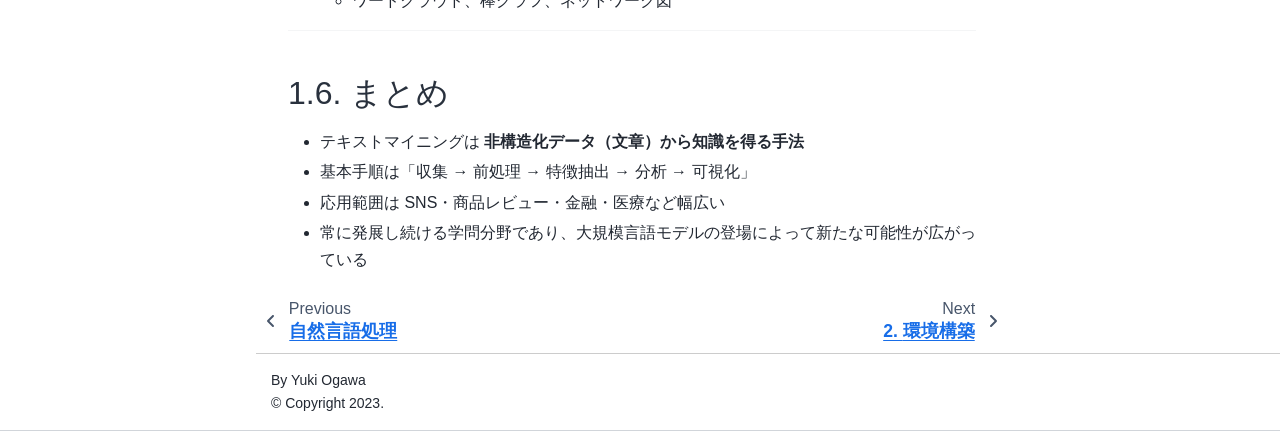
<file: html/01_intro.html>
<!DOCTYPE html>


<html lang="en" data-content_root="../" >

  <head>
    <meta charset="utf-8" />
    <meta name="viewport" content="width=device-width, initial-scale=1.0" /><meta name="viewport" content="width=device-width, initial-scale=1" />

    <title>1. テキストマイニングとは &#8212; 自然言語処理</title>
  
  
  
  <script data-cfasync="false">
    document.documentElement.dataset.mode = localStorage.getItem("mode") || "";
    document.documentElement.dataset.theme = localStorage.getItem("theme") || "";
  </script>
  
  <!-- Loaded before other Sphinx assets -->
  <link href="../_static/styles/theme.css?digest=dfe6caa3a7d634c4db9b" rel="stylesheet" />
<link href="../_static/styles/bootstrap.css?digest=dfe6caa3a7d634c4db9b" rel="stylesheet" />
<link href="../_static/styles/pydata-sphinx-theme.css?digest=dfe6caa3a7d634c4db9b" rel="stylesheet" />

  
  <link href="../_static/vendor/fontawesome/6.5.2/css/all.min.css?digest=dfe6caa3a7d634c4db9b" rel="stylesheet" />
  <link rel="preload" as="font" type="font/woff2" crossorigin href="../_static/vendor/fontawesome/6.5.2/webfonts/fa-solid-900.woff2" />
<link rel="preload" as="font" type="font/woff2" crossorigin href="../_static/vendor/fontawesome/6.5.2/webfonts/fa-brands-400.woff2" />
<link rel="preload" as="font" type="font/woff2" crossorigin href="../_static/vendor/fontawesome/6.5.2/webfonts/fa-regular-400.woff2" />

    <link rel="stylesheet" type="text/css" href="../_static/pygments.css?v=03e43079" />
    <link rel="stylesheet" type="text/css" href="../_static/styles/sphinx-book-theme.css?v=eba8b062" />
    <link rel="stylesheet" type="text/css" href="../_static/togglebutton.css?v=13237357" />
    <link rel="stylesheet" type="text/css" href="../_static/copybutton.css?v=76b2166b" />
    <link rel="stylesheet" type="text/css" href="../_static/mystnb.8ecb98da25f57f5357bf6f572d296f466b2cfe2517ffebfabe82451661e28f02.css?v=6644e6bb" />
    <link rel="stylesheet" type="text/css" href="../_static/sphinx-thebe.css?v=4fa983c6" />
    <link rel="stylesheet" type="text/css" href="../_static/sphinx-design.min.css?v=95c83b7e" />
    <link rel="stylesheet" type="text/css" href="../_static/custom.css?v=ab1aa4ae" />
  
  <!-- Pre-loaded scripts that we'll load fully later -->
  <link rel="preload" as="script" href="../_static/scripts/bootstrap.js?digest=dfe6caa3a7d634c4db9b" />
<link rel="preload" as="script" href="../_static/scripts/pydata-sphinx-theme.js?digest=dfe6caa3a7d634c4db9b" />
  <script src="../_static/vendor/fontawesome/6.5.2/js/all.min.js?digest=dfe6caa3a7d634c4db9b"></script>

    <script src="../_static/documentation_options.js?v=9eb32ce0"></script>
    <script src="../_static/doctools.js?v=9a2dae69"></script>
    <script src="../_static/sphinx_highlight.js?v=dc90522c"></script>
    <script src="../_static/clipboard.min.js?v=a7894cd8"></script>
    <script src="../_static/copybutton.js?v=f281be69"></script>
    <script src="../_static/scripts/sphinx-book-theme.js?v=887ef09a"></script>
    <script>let toggleHintShow = 'Click to show';</script>
    <script>let toggleHintHide = 'Click to hide';</script>
    <script>let toggleOpenOnPrint = 'true';</script>
    <script src="../_static/togglebutton.js?v=4a39c7ea"></script>
    <script>var togglebuttonSelector = '.toggle, .admonition.dropdown';</script>
    <script src="../_static/design-tabs.js?v=f930bc37"></script>
    <script>const THEBE_JS_URL = "https://unpkg.com/thebe@0.8.2/lib/index.js"; const thebe_selector = ".thebe,.cell"; const thebe_selector_input = "pre"; const thebe_selector_output = ".output, .cell_output"</script>
    <script async="async" src="../_static/sphinx-thebe.js?v=c100c467"></script>
    <script>var togglebuttonSelector = '.toggle, .admonition.dropdown';</script>
    <script>const THEBE_JS_URL = "https://unpkg.com/thebe@0.8.2/lib/index.js"; const thebe_selector = ".thebe,.cell"; const thebe_selector_input = "pre"; const thebe_selector_output = ".output, .cell_output"</script>
    <script>DOCUMENTATION_OPTIONS.pagename = 'html/01_intro';</script>
    <link rel="icon" href="../_static/favicon.ico"/>
    <link rel="index" title="Index" href="../genindex.html" />
    <link rel="search" title="Search" href="../search.html" />
    <link rel="next" title="2. 環境構築" href="02_deploy.html" />
    <link rel="prev" title="自然言語処理" href="00_top.html" />
  <meta name="viewport" content="width=device-width, initial-scale=1"/>
  <meta name="docsearch:language" content="en"/>
  </head>
  
  
  <body data-bs-spy="scroll" data-bs-target=".bd-toc-nav" data-offset="180" data-bs-root-margin="0px 0px -60%" data-default-mode="">

  
  
  <div id="pst-skip-link" class="skip-link d-print-none"><a href="#main-content">Skip to main content</a></div>
  
  <div id="pst-scroll-pixel-helper"></div>
  
  <button type="button" class="btn rounded-pill" id="pst-back-to-top">
    <i class="fa-solid fa-arrow-up"></i>Back to top</button>

  
  <input type="checkbox"
          class="sidebar-toggle"
          id="pst-primary-sidebar-checkbox"/>
  <label class="overlay overlay-primary" for="pst-primary-sidebar-checkbox"></label>
  
  <input type="checkbox"
          class="sidebar-toggle"
          id="pst-secondary-sidebar-checkbox"/>
  <label class="overlay overlay-secondary" for="pst-secondary-sidebar-checkbox"></label>
  
  <div class="search-button__wrapper">
    <div class="search-button__overlay"></div>
    <div class="search-button__search-container">
<form class="bd-search d-flex align-items-center"
      action="../search.html"
      method="get">
  <i class="fa-solid fa-magnifying-glass"></i>
  <input type="search"
         class="form-control"
         name="q"
         id="search-input"
         placeholder="Search..."
         aria-label="Search..."
         autocomplete="off"
         autocorrect="off"
         autocapitalize="off"
         spellcheck="false"/>
  <span class="search-button__kbd-shortcut"><kbd class="kbd-shortcut__modifier">Ctrl</kbd>+<kbd>K</kbd></span>
</form></div>
  </div>

  <div class="pst-async-banner-revealer d-none">
  <aside id="bd-header-version-warning" class="d-none d-print-none" aria-label="Version warning"></aside>
</div>

  
    <header class="bd-header navbar navbar-expand-lg bd-navbar d-print-none">
    </header>
  

  <div class="bd-container">
    <div class="bd-container__inner bd-page-width">
      
      
      
      <div class="bd-sidebar-primary bd-sidebar">
        

  
  <div class="sidebar-header-items sidebar-primary__section">
    
    
    
    
  </div>
  
    <div class="sidebar-primary-items__start sidebar-primary__section">
        <div class="sidebar-primary-item">

  
    
  

<a class="navbar-brand logo" href="00_top.html">
  
  
  
  
  
  
    <p class="title logo__title">自然言語処理</p>
  
</a></div>
        <div class="sidebar-primary-item">

 <script>
 document.write(`
   <button class="btn search-button-field search-button__button" title="Search" aria-label="Search" data-bs-placement="bottom" data-bs-toggle="tooltip">
    <i class="fa-solid fa-magnifying-glass"></i>
    <span class="search-button__default-text">Search</span>
    <span class="search-button__kbd-shortcut"><kbd class="kbd-shortcut__modifier">Ctrl</kbd>+<kbd class="kbd-shortcut__modifier">K</kbd></span>
   </button>
 `);
 </script></div>
        <div class="sidebar-primary-item"><nav class="bd-links bd-docs-nav" aria-label="Main">
    <div class="bd-toc-item navbar-nav active">
        <p aria-level="2" class="caption" role="heading"><span class="caption-text">導入</span></p>
<ul class="current nav bd-sidenav">
<li class="toctree-l1 current active"><a class="current reference internal" href="#">1. テキストマイニングとは</a></li>
<li class="toctree-l1"><a class="reference internal" href="02_deploy.html">2. 環境構築</a></li>
</ul>
<p aria-level="2" class="caption" role="heading"><span class="caption-text">基礎的な解析</span></p>
<ul class="nav bd-sidenav">
<li class="toctree-l1"><a class="reference internal" href="03_basic_analysis.html">3. 前処理・形態素解析・特徴抽出</a></li>
<li class="toctree-l1"><a class="reference internal" href="03_visualization.html">4. 可視化</a></li>
</ul>
<p aria-level="2" class="caption" role="heading"><span class="caption-text">分析手法</span></p>
<ul class="nav bd-sidenav">
<li class="toctree-l1"><a class="reference internal" href="04_analysis.html">5. 感情分析</a></li>
<li class="toctree-l1"><a class="reference internal" href="05_clustering.html">6. 文書分類</a></li>
</ul>
<p aria-level="2" class="caption" role="heading"><span class="caption-text">応用編</span></p>
<ul class="nav bd-sidenav">
<li class="toctree-l1"><a class="reference internal" href="10_sightseeing.html">7. 観光データの分析</a></li>
<li class="toctree-l1"><a class="reference internal" href="20_youtube.html">8. ソーシャルメディアデータの分析</a></li>
<li class="toctree-l1"><a class="reference internal" href="30_llm.html">9. 大規模言語モデル（LLM）</a></li>
</ul>
<p aria-level="2" class="caption" role="heading"><span class="caption-text">その他</span></p>
<ul class="nav bd-sidenav">
<li class="toctree-l1"><a class="reference internal" href="99_dictionary.html">10. 辞書の拡張</a></li>
</ul>

    </div>
</nav></div>
    </div>
  
  
  <div class="sidebar-primary-items__end sidebar-primary__section">
  </div>
  
  <div id="rtd-footer-container"></div>


      </div>
      
      <main id="main-content" class="bd-main" role="main">
        
        

<div class="sbt-scroll-pixel-helper"></div>

          <div class="bd-content">
            <div class="bd-article-container">
              
              <div class="bd-header-article d-print-none">
<div class="header-article-items header-article__inner">
  
    <div class="header-article-items__start">
      
        <div class="header-article-item"><button class="sidebar-toggle primary-toggle btn btn-sm" title="Toggle primary sidebar" data-bs-placement="bottom" data-bs-toggle="tooltip">
  <span class="fa-solid fa-bars"></span>
</button></div>
      
    </div>
  
  
    <div class="header-article-items__end">
      
        <div class="header-article-item">

<div class="article-header-buttons">





<div class="dropdown dropdown-download-buttons">
  <button class="btn dropdown-toggle" type="button" data-bs-toggle="dropdown" aria-expanded="false" aria-label="Download this page">
    <i class="fas fa-download"></i>
  </button>
  <ul class="dropdown-menu">
      
      
      
      <li><a href="../_sources/html/01_intro.md" target="_blank"
   class="btn btn-sm btn-download-source-button dropdown-item"
   title="Download source file"
   data-bs-placement="left" data-bs-toggle="tooltip"
>
  

<span class="btn__icon-container">
  <i class="fas fa-file"></i>
  </span>
<span class="btn__text-container">.md</span>
</a>
</li>
      
      
      
      
      <li>
<button onclick="window.print()"
  class="btn btn-sm btn-download-pdf-button dropdown-item"
  title="Print to PDF"
  data-bs-placement="left" data-bs-toggle="tooltip"
>
  

<span class="btn__icon-container">
  <i class="fas fa-file-pdf"></i>
  </span>
<span class="btn__text-container">.pdf</span>
</button>
</li>
      
  </ul>
</div>




<button onclick="toggleFullScreen()"
  class="btn btn-sm btn-fullscreen-button"
  title="Fullscreen mode"
  data-bs-placement="bottom" data-bs-toggle="tooltip"
>
  

<span class="btn__icon-container">
  <i class="fas fa-expand"></i>
  </span>

</button>



<script>
document.write(`
  <button class="btn btn-sm nav-link pst-navbar-icon theme-switch-button" title="light/dark" aria-label="light/dark" data-bs-placement="bottom" data-bs-toggle="tooltip">
    <i class="theme-switch fa-solid fa-sun fa-lg" data-mode="light"></i>
    <i class="theme-switch fa-solid fa-moon fa-lg" data-mode="dark"></i>
    <i class="theme-switch fa-solid fa-circle-half-stroke fa-lg" data-mode="auto"></i>
  </button>
`);
</script>


<script>
document.write(`
  <button class="btn btn-sm pst-navbar-icon search-button search-button__button" title="Search" aria-label="Search" data-bs-placement="bottom" data-bs-toggle="tooltip">
    <i class="fa-solid fa-magnifying-glass fa-lg"></i>
  </button>
`);
</script>
<button class="sidebar-toggle secondary-toggle btn btn-sm" title="Toggle secondary sidebar" data-bs-placement="bottom" data-bs-toggle="tooltip">
    <span class="fa-solid fa-list"></span>
</button>
</div></div>
      
    </div>
  
</div>
</div>
              
              

<div id="jb-print-docs-body" class="onlyprint">
    <h1>テキストマイニングとは</h1>
    <!-- Table of contents -->
    <div id="print-main-content">
        <div id="jb-print-toc">
            
            <div>
                <h2> Contents </h2>
            </div>
            <nav aria-label="Page">
                <ul class="visible nav section-nav flex-column">
<li class="toc-h2 nav-item toc-entry"><a class="reference internal nav-link" href="#id2">1.1. 自然言語処理とテキストマイニング</a></li>
<li class="toc-h2 nav-item toc-entry"><a class="reference internal nav-link" href="#id3">1.2. データの種類と対象</a></li>
<li class="toc-h2 nav-item toc-entry"><a class="reference internal nav-link" href="#id4">1.3. 応用例</a></li>
<li class="toc-h2 nav-item toc-entry"><a class="reference internal nav-link" href="#id5">1.4. 歴史的背景</a></li>
<li class="toc-h2 nav-item toc-entry"><a class="reference internal nav-link" href="#id6">1.5. テキストマイニングの基本的な流れ</a></li>
<li class="toc-h2 nav-item toc-entry"><a class="reference internal nav-link" href="#id7">1.6. まとめ</a></li>
</ul>
            </nav>
        </div>
    </div>
</div>

              
                
<div id="searchbox"></div>
                <article class="bd-article">
                  
  <section class="tex2jax_ignore mathjax_ignore" id="id1">
<h1><span class="section-number">1. </span>テキストマイニングとは<a class="headerlink" href="#id1" title="Link to this heading">#</a></h1>
<section id="id2">
<h2><span class="section-number">1.1. </span>自然言語処理とテキストマイニング<a class="headerlink" href="#id2" title="Link to this heading">#</a></h2>
<ul class="simple">
<li><p><strong>テキストマイニング</strong>とは、大量のテキストデータから有用な知識を抽出する分析手法</p></li>
<li><p><strong>自然言語処理（NLP: Natural Language Processing）</strong> の技術を活用し、文章を数値化して統計的・機械学習的に分析する</p></li>
<li><p>NLPが「土台」、テキストマイニングは「応用」</p>
<ul>
<li><p>NLP：文を分け、意味を理解する技術（例：形態素解析、品詞タグ付け、構文解析、機械翻訳）</p></li>
<li><p>テキストマイニング：NLPを用いて文章から知識を発見する（例：レビュー分析、感情分析、トピック抽出）</p></li>
</ul>
</li>
</ul>
</section>
<hr class="docutils" />
<section id="id3">
<h2><span class="section-number">1.2. </span>データの種類と対象<a class="headerlink" href="#id3" title="Link to this heading">#</a></h2>
<ul class="simple">
<li><p><strong>構造化データ</strong></p>
<ul>
<li><p>例：Excel/CSV、データベース（DB）  等</p></li>
</ul>
</li>
<li><p><strong>非構造化データ</strong></p>
<ul>
<li><p>例：文章、画像、動画、センサー、会話</p></li>
</ul>
</li>
<li><p>世の中の多くは非構造化データ</p></li>
<li><p>テキストマイニングはその中でも「文章（テキスト）」を対象とする</p></li>
</ul>
</section>
<hr class="docutils" />
<section id="id4">
<h2><span class="section-number">1.3. </span>応用例<a class="headerlink" href="#id4" title="Link to this heading">#</a></h2>
<ul class="simple">
<li><p><strong>マーケティング</strong>：レビューから顧客満足度を把握</p></li>
<li><p><strong>政治</strong>：SNSから世論を分析</p></li>
<li><p><strong>金融</strong>：ニュース記事から市場心理を推定</p></li>
<li><p><strong>医療</strong>：患者アンケートから改善点を発見</p></li>
</ul>
</section>
<hr class="docutils" />
<section id="id5">
<h2><span class="section-number">1.4. </span>歴史的背景<a class="headerlink" href="#id5" title="Link to this heading">#</a></h2>
<ul class="simple">
<li><p><strong>1990年代</strong>：検索エンジンや情報検索の技術から発展</p></li>
<li><p><strong>2000年代</strong>：SNSの普及によりデータが爆発的に増加</p></li>
<li><p><strong>2010年代</strong>：ディープラーニングによる自然言語処理の進展</p></li>
<li><p><strong>2020年代</strong>：ChatGPTなどの大規模言語モデル（LLM）が登場</p></li>
</ul>
</section>
<hr class="docutils" />
<section id="id6">
<h2><span class="section-number">1.5. </span>テキストマイニングの基本的な流れ<a class="headerlink" href="#id6" title="Link to this heading">#</a></h2>
<ol class="arabic simple">
<li><p><strong>データ収集</strong></p>
<ul class="simple">
<li><p>SNS API、レビューサイト、ニュース記事、公開データセット</p></li>
</ul>
</li>
<li><p><strong>前処理</strong></p>
<ul class="simple">
<li><p>形態素解析、ストップワード除去、表記ゆれ処理</p></li>
</ul>
</li>
<li><p><strong>特徴抽出</strong></p>
<ul class="simple">
<li><p>Bag-of-Words、TF-IDF、Word Embedding（Word2Vec, FastText）</p></li>
</ul>
</li>
<li><p><strong>分析</strong></p>
<ul class="simple">
<li><p>分類、クラスタリング、感情分析、トピックモデル</p></li>
</ul>
</li>
<li><p><strong>可視化</strong></p>
<ul class="simple">
<li><p>ワードクラウド、棒グラフ、ネットワーク図</p></li>
</ul>
</li>
</ol>
</section>
<hr class="docutils" />
<section id="id7">
<h2><span class="section-number">1.6. </span>まとめ<a class="headerlink" href="#id7" title="Link to this heading">#</a></h2>
<ul class="simple">
<li><p>テキストマイニングは <strong>非構造化データ（文章）から知識を得る手法</strong></p></li>
<li><p>基本手順は「収集 → 前処理 → 特徴抽出 → 分析 → 可視化」</p></li>
<li><p>応用範囲は SNS・商品レビュー・金融・医療など幅広い</p></li>
<li><p>常に発展し続ける学問分野であり、大規模言語モデルの登場によって新たな可能性が広がっている</p></li>
</ul>
</section>
</section>

    <script type="text/x-thebe-config">
    {
        requestKernel: true,
        binderOptions: {
            repo: "binder-examples/jupyter-stacks-datascience",
            ref: "master",
        },
        codeMirrorConfig: {
            theme: "abcdef",
            mode: "python"
        },
        kernelOptions: {
            name: "python3",
            path: "./html"
        },
        predefinedOutput: true
    }
    </script>
    <script>kernelName = 'python3'</script>

                </article>
              

              
              
              
              
                <footer class="prev-next-footer d-print-none">
                  
<div class="prev-next-area">
    <a class="left-prev"
       href="00_top.html"
       title="previous page">
      <i class="fa-solid fa-angle-left"></i>
      <div class="prev-next-info">
        <p class="prev-next-subtitle">previous</p>
        <p class="prev-next-title">自然言語処理</p>
      </div>
    </a>
    <a class="right-next"
       href="02_deploy.html"
       title="next page">
      <div class="prev-next-info">
        <p class="prev-next-subtitle">next</p>
        <p class="prev-next-title"><span class="section-number">2. </span>環境構築</p>
      </div>
      <i class="fa-solid fa-angle-right"></i>
    </a>
</div>
                </footer>
              
            </div>
            
            
              
                <div class="bd-sidebar-secondary bd-toc"><div class="sidebar-secondary-items sidebar-secondary__inner">


  <div class="sidebar-secondary-item">
  <div class="page-toc tocsection onthispage">
    <i class="fa-solid fa-list"></i> Contents
  </div>
  <nav class="bd-toc-nav page-toc">
    <ul class="visible nav section-nav flex-column">
<li class="toc-h2 nav-item toc-entry"><a class="reference internal nav-link" href="#id2">1.1. 自然言語処理とテキストマイニング</a></li>
<li class="toc-h2 nav-item toc-entry"><a class="reference internal nav-link" href="#id3">1.2. データの種類と対象</a></li>
<li class="toc-h2 nav-item toc-entry"><a class="reference internal nav-link" href="#id4">1.3. 応用例</a></li>
<li class="toc-h2 nav-item toc-entry"><a class="reference internal nav-link" href="#id5">1.4. 歴史的背景</a></li>
<li class="toc-h2 nav-item toc-entry"><a class="reference internal nav-link" href="#id6">1.5. テキストマイニングの基本的な流れ</a></li>
<li class="toc-h2 nav-item toc-entry"><a class="reference internal nav-link" href="#id7">1.6. まとめ</a></li>
</ul>
  </nav></div>

</div></div>
              
            
          </div>
          <footer class="bd-footer-content">
            
<div class="bd-footer-content__inner container">
  
  <div class="footer-item">
    
<p class="component-author">
By Yuki Ogawa
</p>

  </div>
  
  <div class="footer-item">
    

  <p class="copyright">
    
      © Copyright 2023.
      <br/>
    
  </p>

  </div>
  
  <div class="footer-item">
    
  </div>
  
  <div class="footer-item">
    
  </div>
  
</div>
          </footer>
        

      </main>
    </div>
  </div>
  
  <!-- Scripts loaded after <body> so the DOM is not blocked -->
  <script src="../_static/scripts/bootstrap.js?digest=dfe6caa3a7d634c4db9b"></script>
<script src="../_static/scripts/pydata-sphinx-theme.js?digest=dfe6caa3a7d634c4db9b"></script>

  <footer class="bd-footer">
  </footer>
  </body>
</html>
</file>
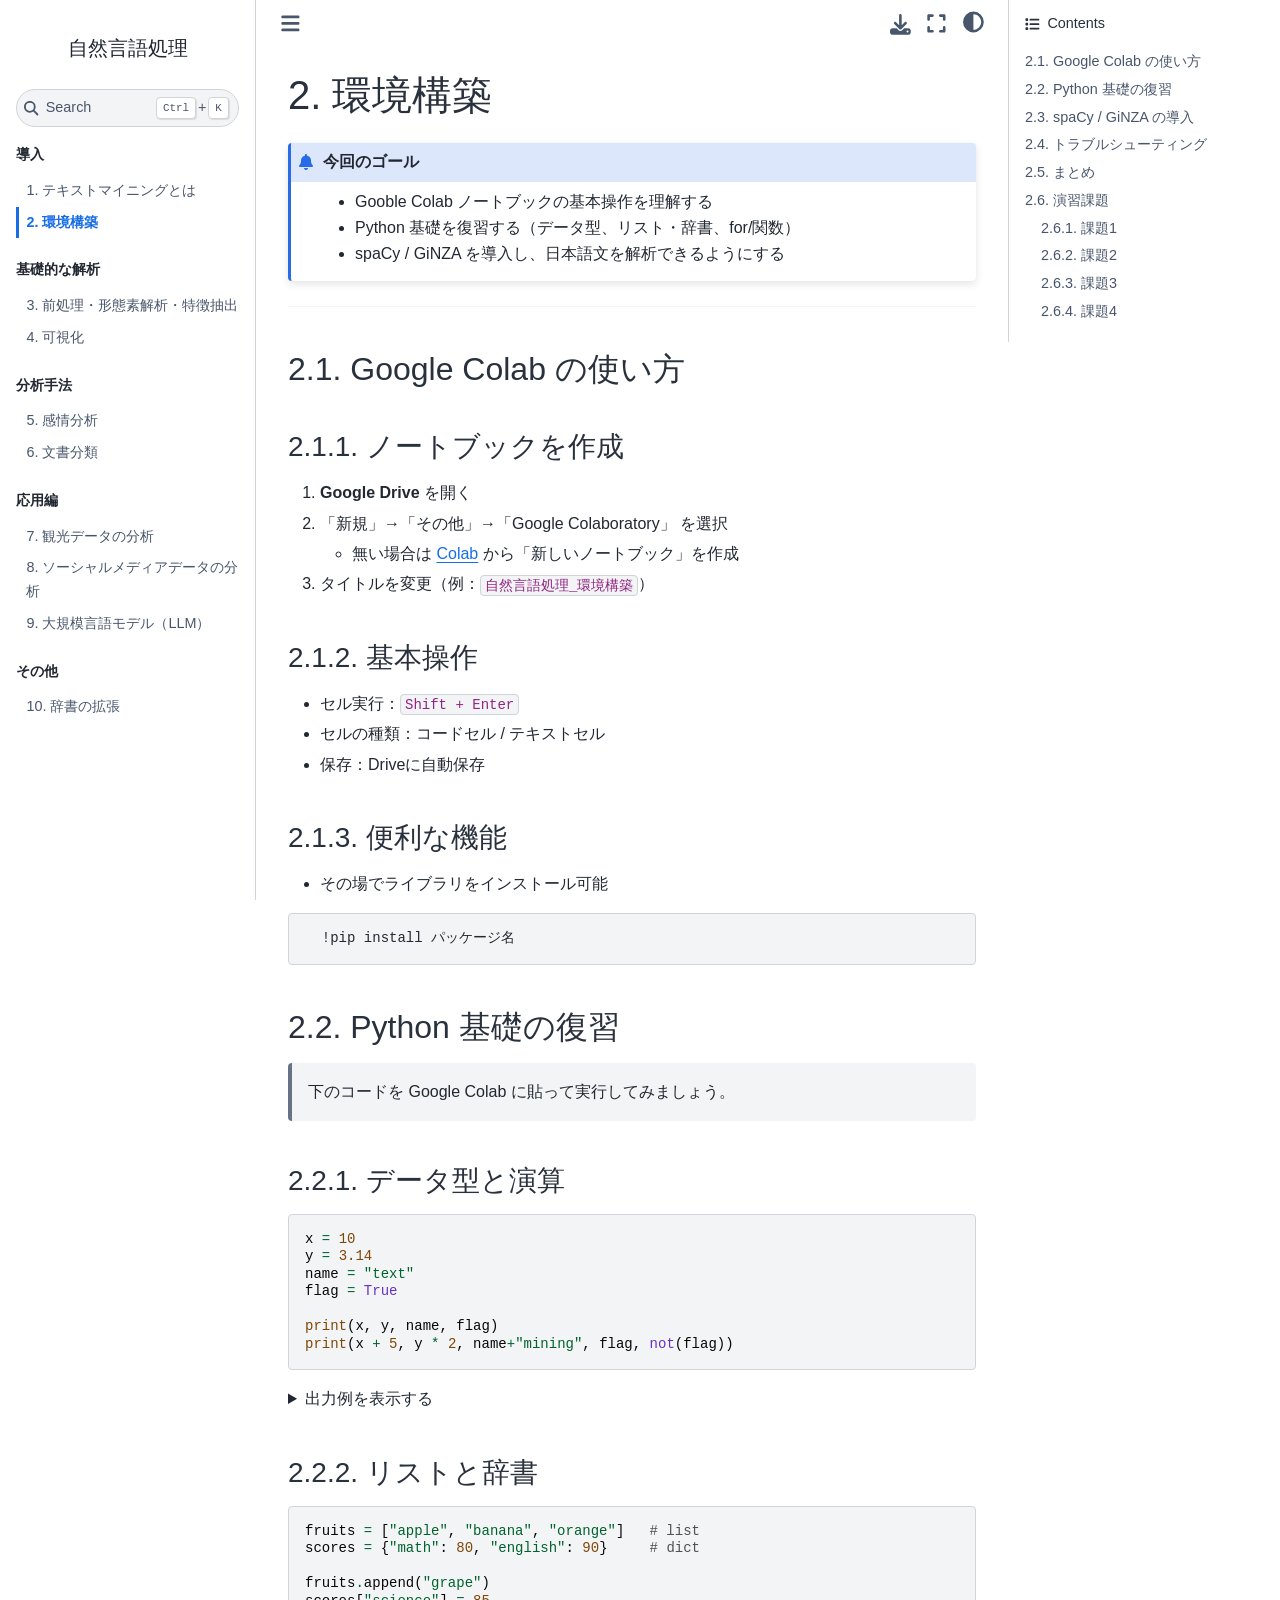
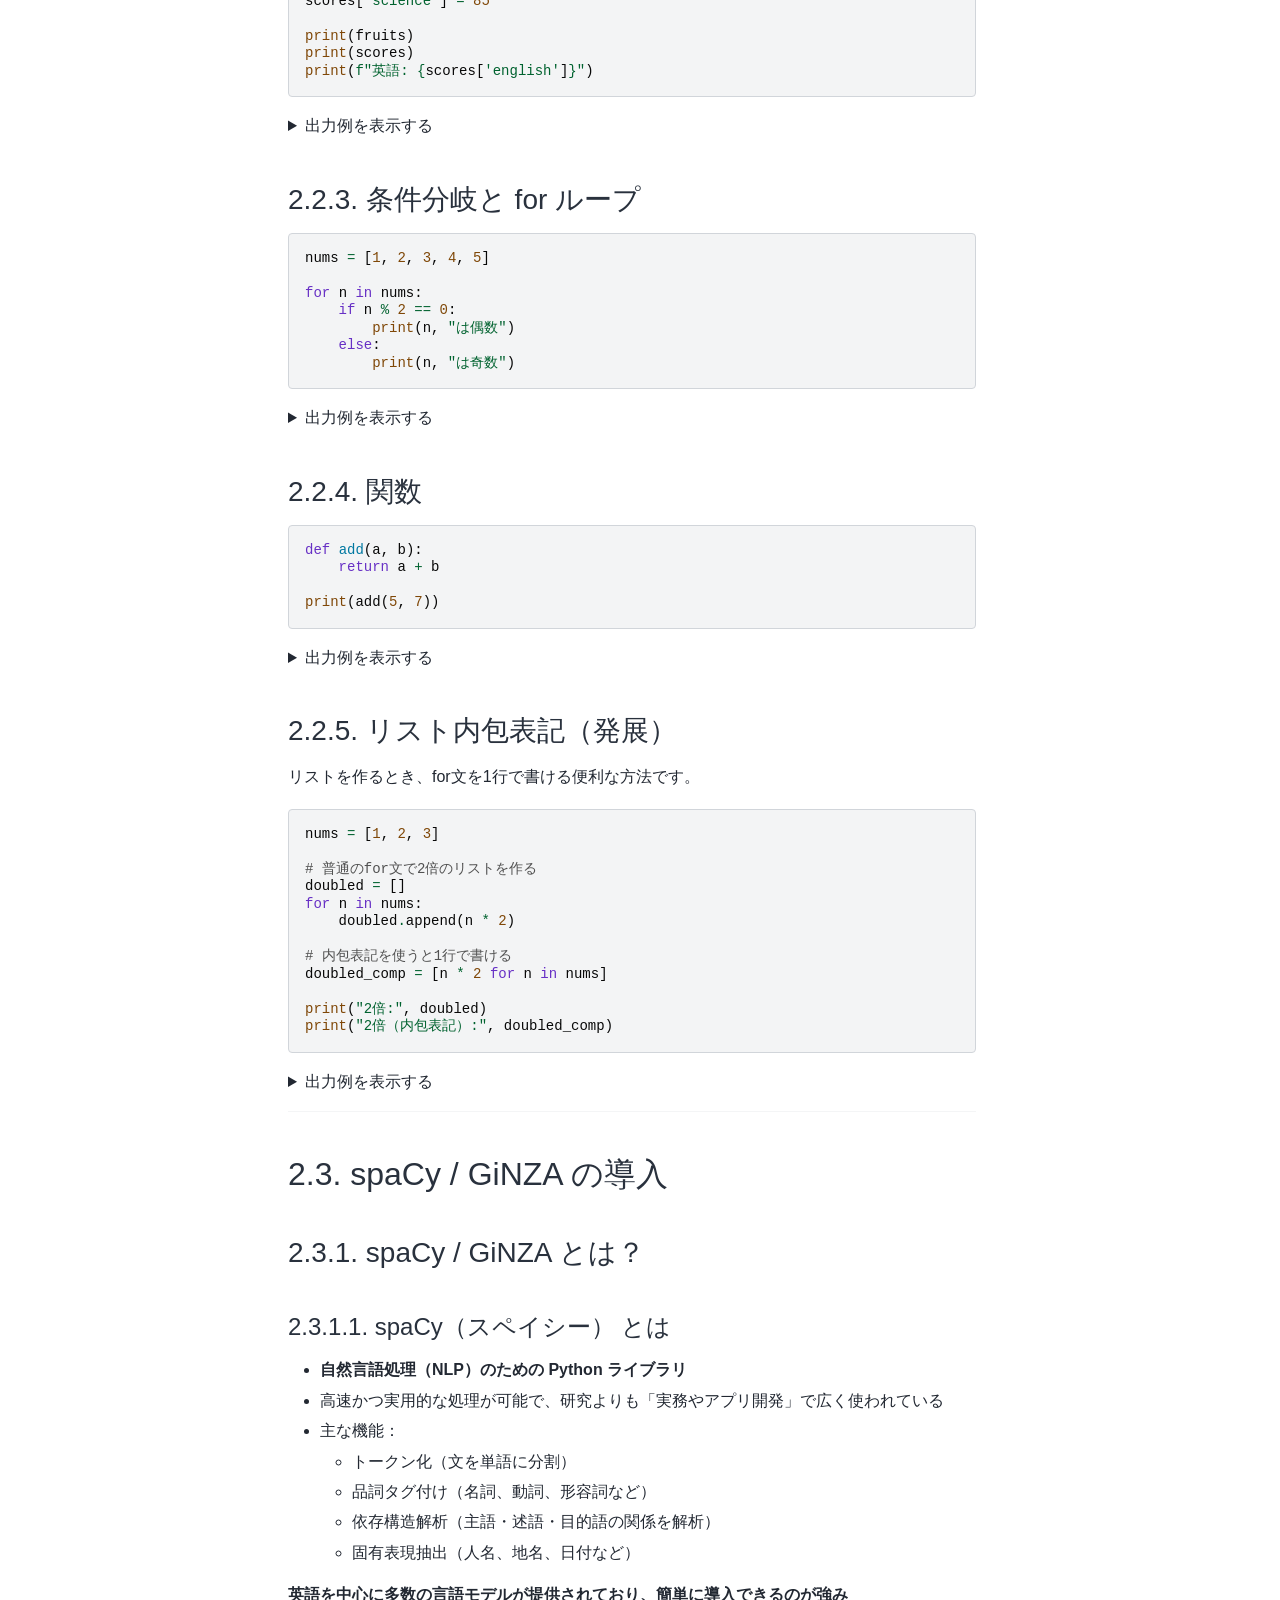
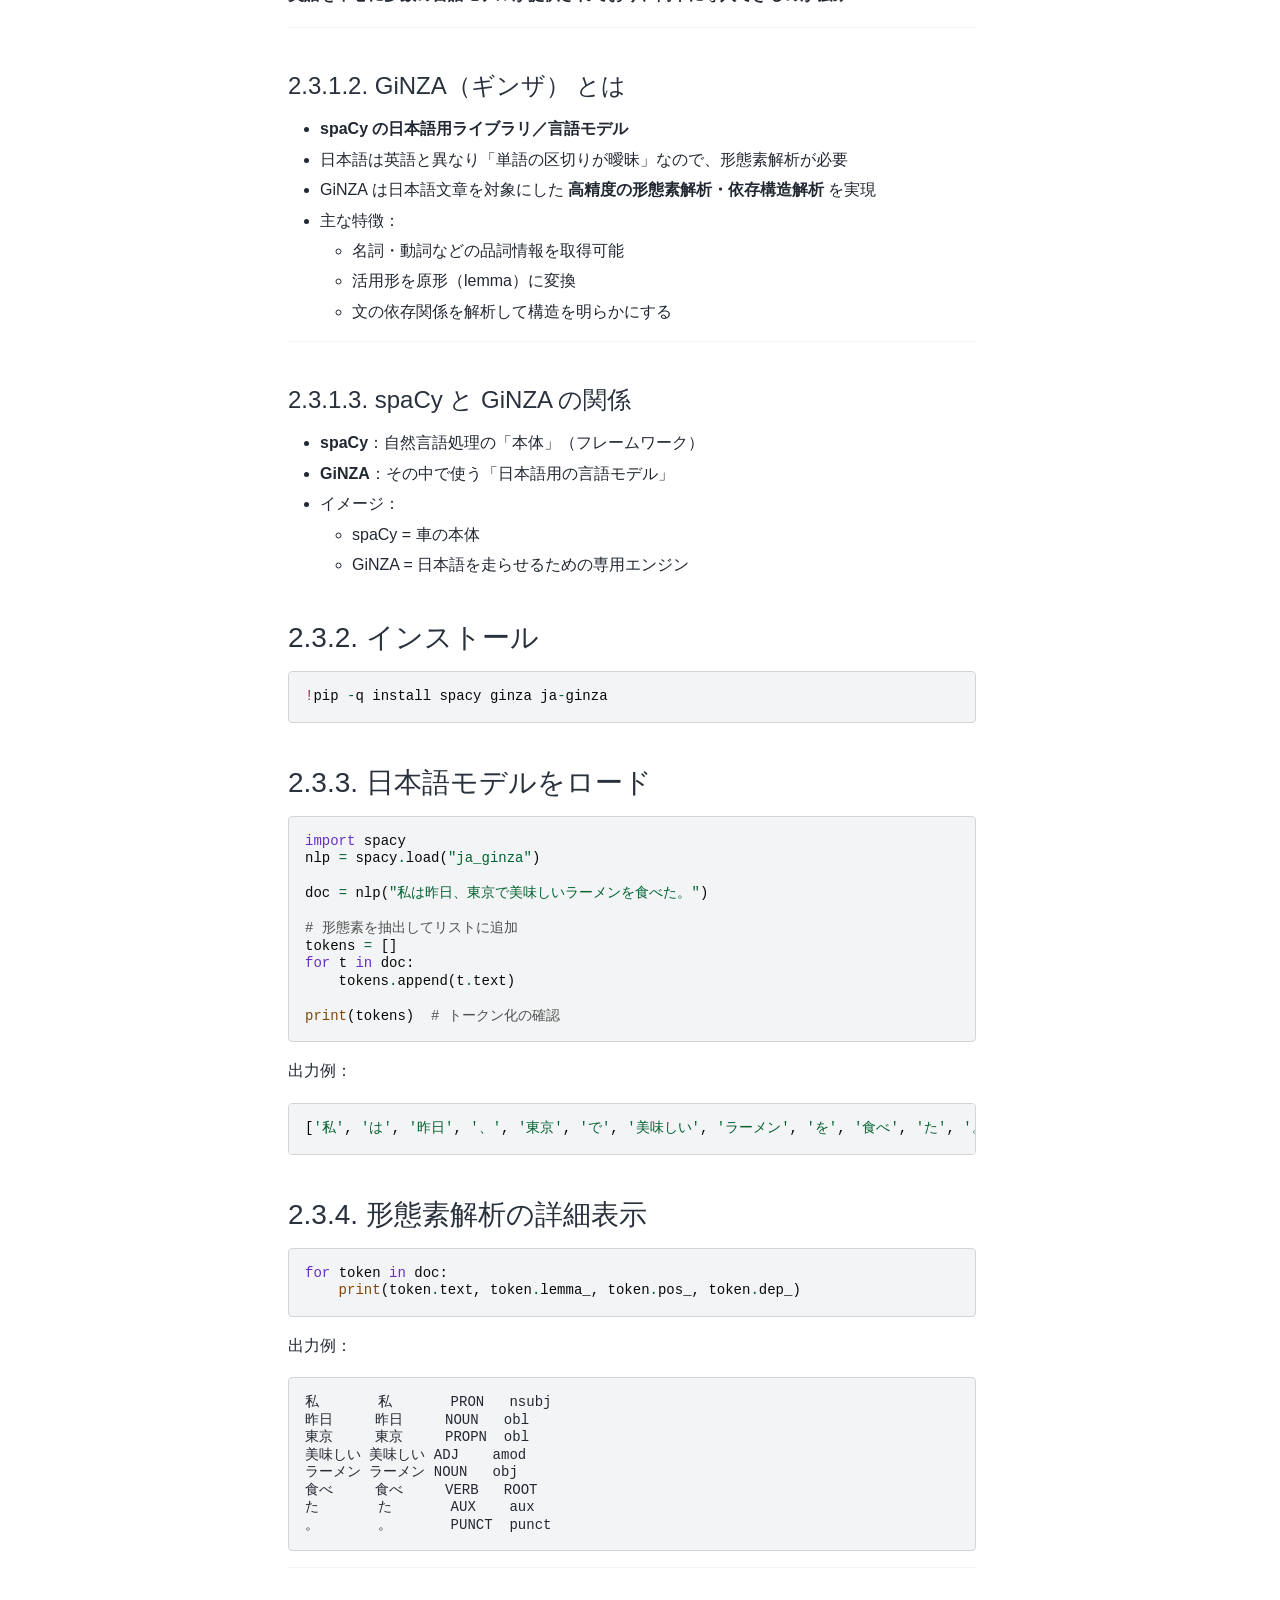
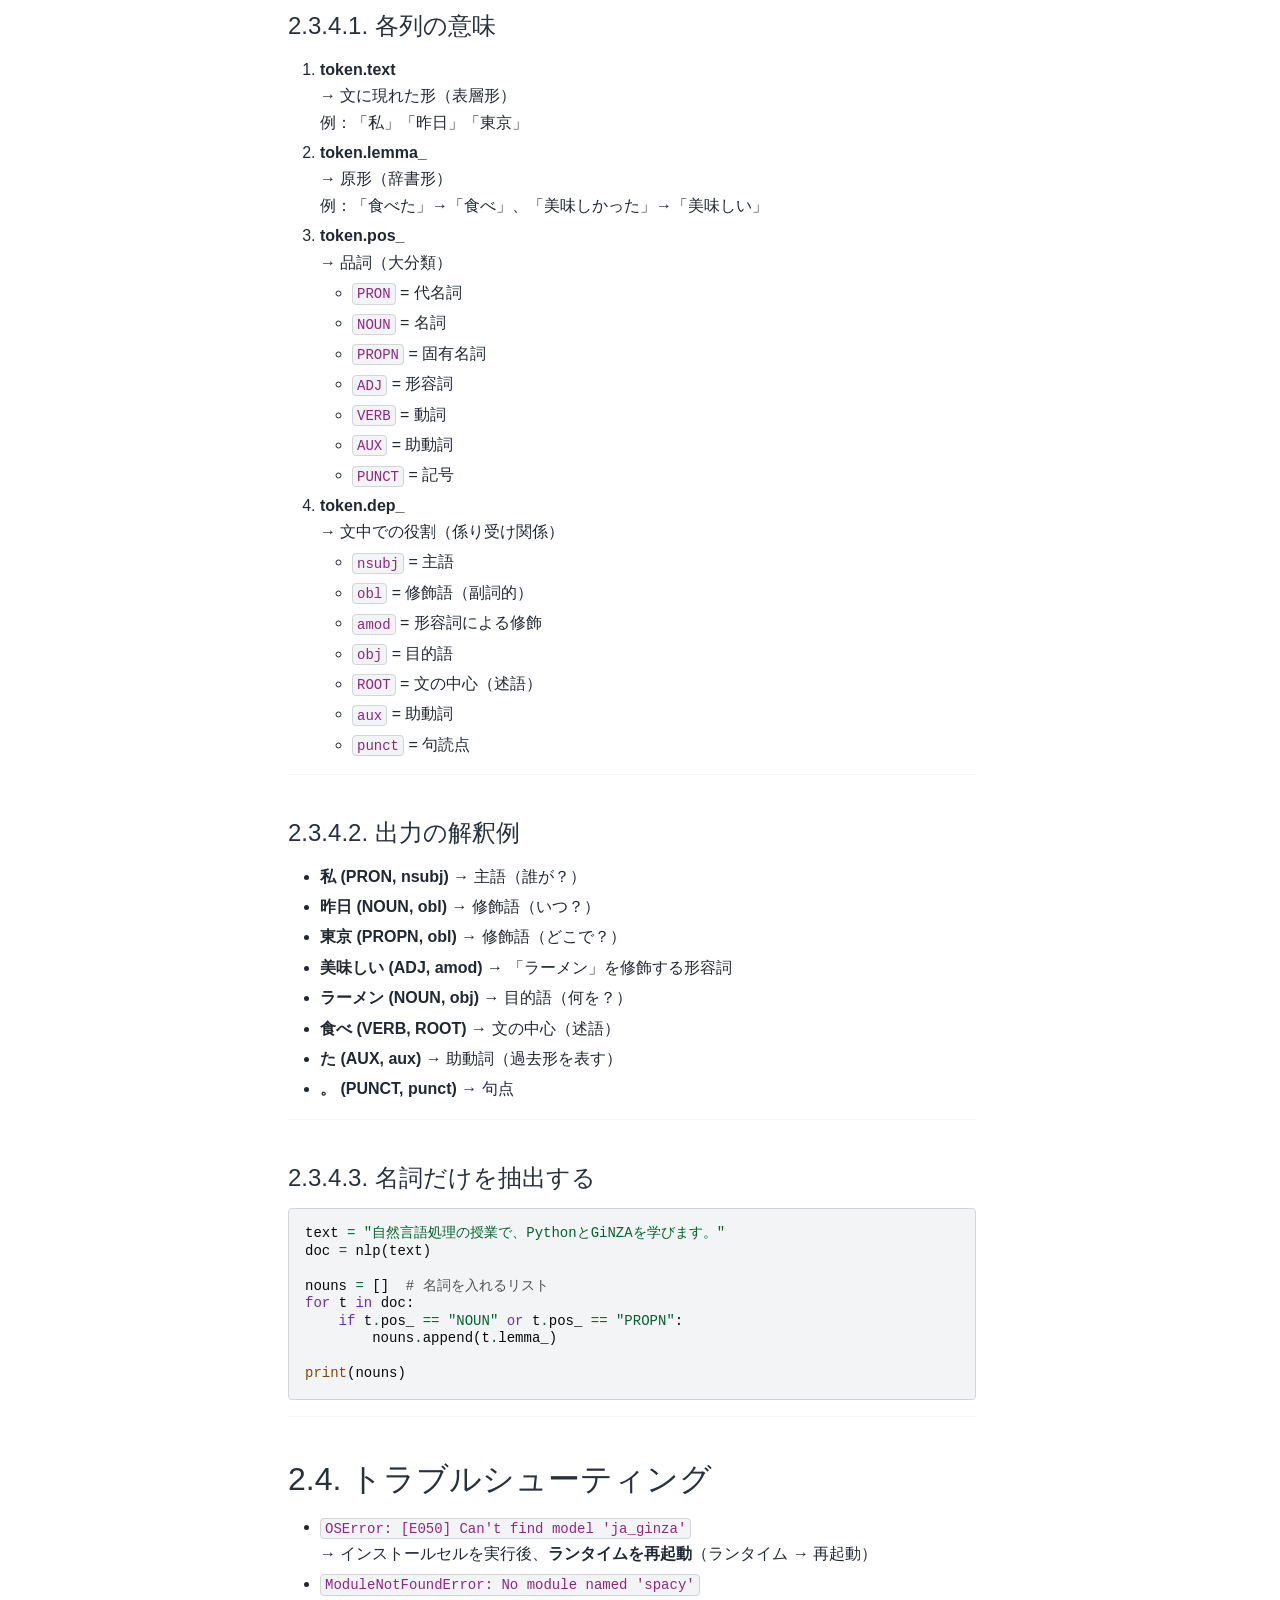
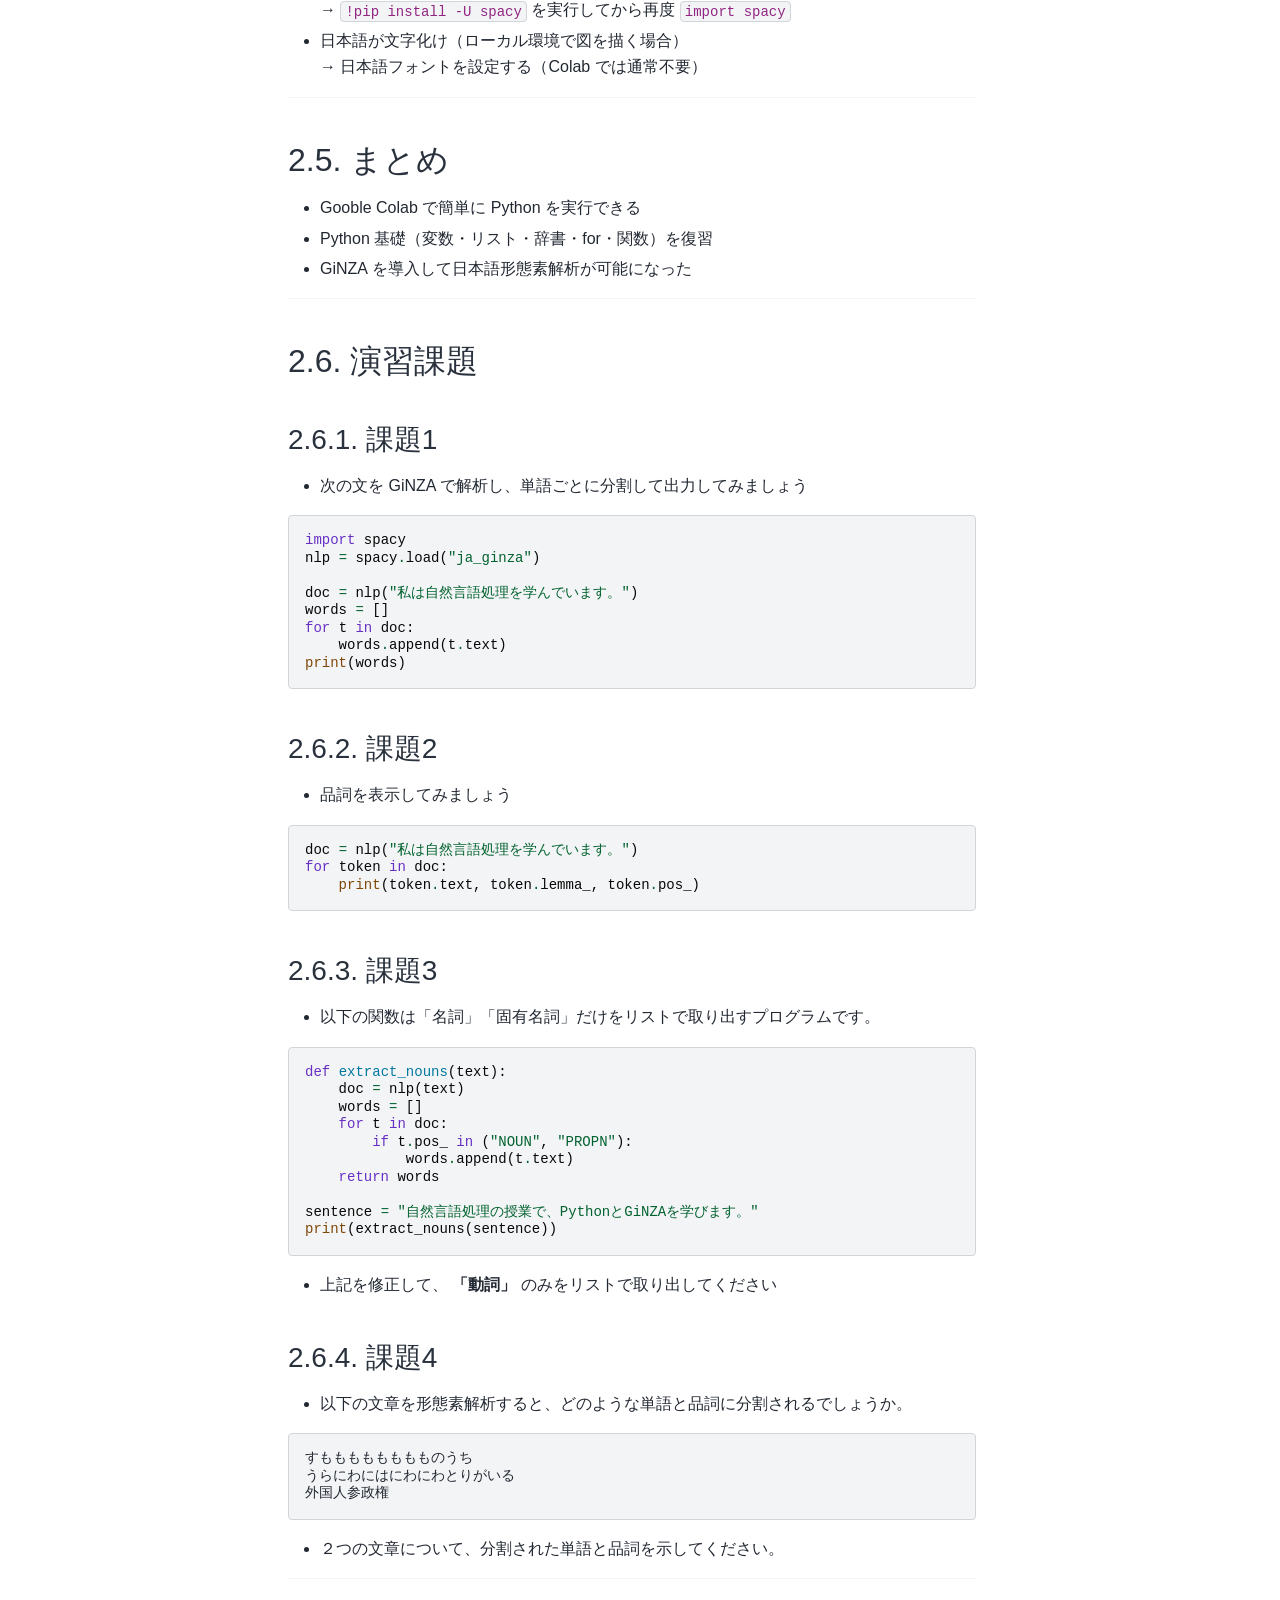
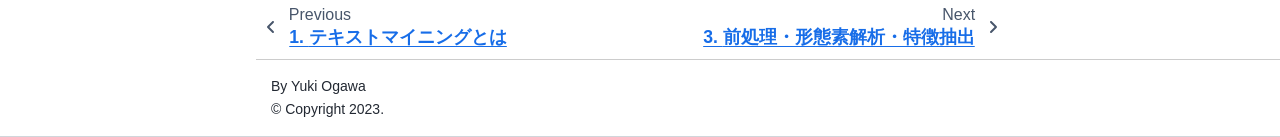
<file: html/02_deploy.html>
<!DOCTYPE html>


<html lang="en" data-content_root="../" >

  <head>
    <meta charset="utf-8" />
    <meta name="viewport" content="width=device-width, initial-scale=1.0" /><meta name="viewport" content="width=device-width, initial-scale=1" />

    <title>2. 環境構築 &#8212; 自然言語処理</title>
  
  
  
  <script data-cfasync="false">
    document.documentElement.dataset.mode = localStorage.getItem("mode") || "";
    document.documentElement.dataset.theme = localStorage.getItem("theme") || "";
  </script>
  
  <!-- Loaded before other Sphinx assets -->
  <link href="../_static/styles/theme.css?digest=dfe6caa3a7d634c4db9b" rel="stylesheet" />
<link href="../_static/styles/bootstrap.css?digest=dfe6caa3a7d634c4db9b" rel="stylesheet" />
<link href="../_static/styles/pydata-sphinx-theme.css?digest=dfe6caa3a7d634c4db9b" rel="stylesheet" />

  
  <link href="../_static/vendor/fontawesome/6.5.2/css/all.min.css?digest=dfe6caa3a7d634c4db9b" rel="stylesheet" />
  <link rel="preload" as="font" type="font/woff2" crossorigin href="../_static/vendor/fontawesome/6.5.2/webfonts/fa-solid-900.woff2" />
<link rel="preload" as="font" type="font/woff2" crossorigin href="../_static/vendor/fontawesome/6.5.2/webfonts/fa-brands-400.woff2" />
<link rel="preload" as="font" type="font/woff2" crossorigin href="../_static/vendor/fontawesome/6.5.2/webfonts/fa-regular-400.woff2" />

    <link rel="stylesheet" type="text/css" href="../_static/pygments.css?v=03e43079" />
    <link rel="stylesheet" type="text/css" href="../_static/styles/sphinx-book-theme.css?v=eba8b062" />
    <link rel="stylesheet" type="text/css" href="../_static/togglebutton.css?v=13237357" />
    <link rel="stylesheet" type="text/css" href="../_static/copybutton.css?v=76b2166b" />
    <link rel="stylesheet" type="text/css" href="../_static/mystnb.8ecb98da25f57f5357bf6f572d296f466b2cfe2517ffebfabe82451661e28f02.css?v=6644e6bb" />
    <link rel="stylesheet" type="text/css" href="../_static/sphinx-thebe.css?v=4fa983c6" />
    <link rel="stylesheet" type="text/css" href="../_static/sphinx-design.min.css?v=95c83b7e" />
    <link rel="stylesheet" type="text/css" href="../_static/custom.css?v=ab1aa4ae" />
  
  <!-- Pre-loaded scripts that we'll load fully later -->
  <link rel="preload" as="script" href="../_static/scripts/bootstrap.js?digest=dfe6caa3a7d634c4db9b" />
<link rel="preload" as="script" href="../_static/scripts/pydata-sphinx-theme.js?digest=dfe6caa3a7d634c4db9b" />
  <script src="../_static/vendor/fontawesome/6.5.2/js/all.min.js?digest=dfe6caa3a7d634c4db9b"></script>

    <script src="../_static/documentation_options.js?v=9eb32ce0"></script>
    <script src="../_static/doctools.js?v=9a2dae69"></script>
    <script src="../_static/sphinx_highlight.js?v=dc90522c"></script>
    <script src="../_static/clipboard.min.js?v=a7894cd8"></script>
    <script src="../_static/copybutton.js?v=f281be69"></script>
    <script src="../_static/scripts/sphinx-book-theme.js?v=887ef09a"></script>
    <script>let toggleHintShow = 'Click to show';</script>
    <script>let toggleHintHide = 'Click to hide';</script>
    <script>let toggleOpenOnPrint = 'true';</script>
    <script src="../_static/togglebutton.js?v=4a39c7ea"></script>
    <script>var togglebuttonSelector = '.toggle, .admonition.dropdown';</script>
    <script src="../_static/design-tabs.js?v=f930bc37"></script>
    <script>const THEBE_JS_URL = "https://unpkg.com/thebe@0.8.2/lib/index.js"; const thebe_selector = ".thebe,.cell"; const thebe_selector_input = "pre"; const thebe_selector_output = ".output, .cell_output"</script>
    <script async="async" src="../_static/sphinx-thebe.js?v=c100c467"></script>
    <script>var togglebuttonSelector = '.toggle, .admonition.dropdown';</script>
    <script>const THEBE_JS_URL = "https://unpkg.com/thebe@0.8.2/lib/index.js"; const thebe_selector = ".thebe,.cell"; const thebe_selector_input = "pre"; const thebe_selector_output = ".output, .cell_output"</script>
    <script>DOCUMENTATION_OPTIONS.pagename = 'html/02_deploy';</script>
    <link rel="icon" href="../_static/favicon.ico"/>
    <link rel="index" title="Index" href="../genindex.html" />
    <link rel="search" title="Search" href="../search.html" />
    <link rel="next" title="3. 前処理・形態素解析・特徴抽出" href="03_basic_analysis.html" />
    <link rel="prev" title="1. テキストマイニングとは" href="01_intro.html" />
  <meta name="viewport" content="width=device-width, initial-scale=1"/>
  <meta name="docsearch:language" content="en"/>
  </head>
  
  
  <body data-bs-spy="scroll" data-bs-target=".bd-toc-nav" data-offset="180" data-bs-root-margin="0px 0px -60%" data-default-mode="">

  
  
  <div id="pst-skip-link" class="skip-link d-print-none"><a href="#main-content">Skip to main content</a></div>
  
  <div id="pst-scroll-pixel-helper"></div>
  
  <button type="button" class="btn rounded-pill" id="pst-back-to-top">
    <i class="fa-solid fa-arrow-up"></i>Back to top</button>

  
  <input type="checkbox"
          class="sidebar-toggle"
          id="pst-primary-sidebar-checkbox"/>
  <label class="overlay overlay-primary" for="pst-primary-sidebar-checkbox"></label>
  
  <input type="checkbox"
          class="sidebar-toggle"
          id="pst-secondary-sidebar-checkbox"/>
  <label class="overlay overlay-secondary" for="pst-secondary-sidebar-checkbox"></label>
  
  <div class="search-button__wrapper">
    <div class="search-button__overlay"></div>
    <div class="search-button__search-container">
<form class="bd-search d-flex align-items-center"
      action="../search.html"
      method="get">
  <i class="fa-solid fa-magnifying-glass"></i>
  <input type="search"
         class="form-control"
         name="q"
         id="search-input"
         placeholder="Search..."
         aria-label="Search..."
         autocomplete="off"
         autocorrect="off"
         autocapitalize="off"
         spellcheck="false"/>
  <span class="search-button__kbd-shortcut"><kbd class="kbd-shortcut__modifier">Ctrl</kbd>+<kbd>K</kbd></span>
</form></div>
  </div>

  <div class="pst-async-banner-revealer d-none">
  <aside id="bd-header-version-warning" class="d-none d-print-none" aria-label="Version warning"></aside>
</div>

  
    <header class="bd-header navbar navbar-expand-lg bd-navbar d-print-none">
    </header>
  

  <div class="bd-container">
    <div class="bd-container__inner bd-page-width">
      
      
      
      <div class="bd-sidebar-primary bd-sidebar">
        

  
  <div class="sidebar-header-items sidebar-primary__section">
    
    
    
    
  </div>
  
    <div class="sidebar-primary-items__start sidebar-primary__section">
        <div class="sidebar-primary-item">

  
    
  

<a class="navbar-brand logo" href="00_top.html">
  
  
  
  
  
  
    <p class="title logo__title">自然言語処理</p>
  
</a></div>
        <div class="sidebar-primary-item">

 <script>
 document.write(`
   <button class="btn search-button-field search-button__button" title="Search" aria-label="Search" data-bs-placement="bottom" data-bs-toggle="tooltip">
    <i class="fa-solid fa-magnifying-glass"></i>
    <span class="search-button__default-text">Search</span>
    <span class="search-button__kbd-shortcut"><kbd class="kbd-shortcut__modifier">Ctrl</kbd>+<kbd class="kbd-shortcut__modifier">K</kbd></span>
   </button>
 `);
 </script></div>
        <div class="sidebar-primary-item"><nav class="bd-links bd-docs-nav" aria-label="Main">
    <div class="bd-toc-item navbar-nav active">
        <p aria-level="2" class="caption" role="heading"><span class="caption-text">導入</span></p>
<ul class="current nav bd-sidenav">
<li class="toctree-l1"><a class="reference internal" href="01_intro.html">1. テキストマイニングとは</a></li>
<li class="toctree-l1 current active"><a class="current reference internal" href="#">2. 環境構築</a></li>
</ul>
<p aria-level="2" class="caption" role="heading"><span class="caption-text">基礎的な解析</span></p>
<ul class="nav bd-sidenav">
<li class="toctree-l1"><a class="reference internal" href="03_basic_analysis.html">3. 前処理・形態素解析・特徴抽出</a></li>
<li class="toctree-l1"><a class="reference internal" href="03_visualization.html">4. 可視化</a></li>
</ul>
<p aria-level="2" class="caption" role="heading"><span class="caption-text">分析手法</span></p>
<ul class="nav bd-sidenav">
<li class="toctree-l1"><a class="reference internal" href="04_analysis.html">5. 感情分析</a></li>
<li class="toctree-l1"><a class="reference internal" href="05_clustering.html">6. 文書分類</a></li>
</ul>
<p aria-level="2" class="caption" role="heading"><span class="caption-text">応用編</span></p>
<ul class="nav bd-sidenav">
<li class="toctree-l1"><a class="reference internal" href="10_sightseeing.html">7. 観光データの分析</a></li>
<li class="toctree-l1"><a class="reference internal" href="20_youtube.html">8. ソーシャルメディアデータの分析</a></li>
<li class="toctree-l1"><a class="reference internal" href="30_llm.html">9. 大規模言語モデル（LLM）</a></li>
</ul>
<p aria-level="2" class="caption" role="heading"><span class="caption-text">その他</span></p>
<ul class="nav bd-sidenav">
<li class="toctree-l1"><a class="reference internal" href="99_dictionary.html">10. 辞書の拡張</a></li>
</ul>

    </div>
</nav></div>
    </div>
  
  
  <div class="sidebar-primary-items__end sidebar-primary__section">
  </div>
  
  <div id="rtd-footer-container"></div>


      </div>
      
      <main id="main-content" class="bd-main" role="main">
        
        

<div class="sbt-scroll-pixel-helper"></div>

          <div class="bd-content">
            <div class="bd-article-container">
              
              <div class="bd-header-article d-print-none">
<div class="header-article-items header-article__inner">
  
    <div class="header-article-items__start">
      
        <div class="header-article-item"><button class="sidebar-toggle primary-toggle btn btn-sm" title="Toggle primary sidebar" data-bs-placement="bottom" data-bs-toggle="tooltip">
  <span class="fa-solid fa-bars"></span>
</button></div>
      
    </div>
  
  
    <div class="header-article-items__end">
      
        <div class="header-article-item">

<div class="article-header-buttons">





<div class="dropdown dropdown-download-buttons">
  <button class="btn dropdown-toggle" type="button" data-bs-toggle="dropdown" aria-expanded="false" aria-label="Download this page">
    <i class="fas fa-download"></i>
  </button>
  <ul class="dropdown-menu">
      
      
      
      <li><a href="../_sources/html/02_deploy.md" target="_blank"
   class="btn btn-sm btn-download-source-button dropdown-item"
   title="Download source file"
   data-bs-placement="left" data-bs-toggle="tooltip"
>
  

<span class="btn__icon-container">
  <i class="fas fa-file"></i>
  </span>
<span class="btn__text-container">.md</span>
</a>
</li>
      
      
      
      
      <li>
<button onclick="window.print()"
  class="btn btn-sm btn-download-pdf-button dropdown-item"
  title="Print to PDF"
  data-bs-placement="left" data-bs-toggle="tooltip"
>
  

<span class="btn__icon-container">
  <i class="fas fa-file-pdf"></i>
  </span>
<span class="btn__text-container">.pdf</span>
</button>
</li>
      
  </ul>
</div>




<button onclick="toggleFullScreen()"
  class="btn btn-sm btn-fullscreen-button"
  title="Fullscreen mode"
  data-bs-placement="bottom" data-bs-toggle="tooltip"
>
  

<span class="btn__icon-container">
  <i class="fas fa-expand"></i>
  </span>

</button>



<script>
document.write(`
  <button class="btn btn-sm nav-link pst-navbar-icon theme-switch-button" title="light/dark" aria-label="light/dark" data-bs-placement="bottom" data-bs-toggle="tooltip">
    <i class="theme-switch fa-solid fa-sun fa-lg" data-mode="light"></i>
    <i class="theme-switch fa-solid fa-moon fa-lg" data-mode="dark"></i>
    <i class="theme-switch fa-solid fa-circle-half-stroke fa-lg" data-mode="auto"></i>
  </button>
`);
</script>


<script>
document.write(`
  <button class="btn btn-sm pst-navbar-icon search-button search-button__button" title="Search" aria-label="Search" data-bs-placement="bottom" data-bs-toggle="tooltip">
    <i class="fa-solid fa-magnifying-glass fa-lg"></i>
  </button>
`);
</script>
<button class="sidebar-toggle secondary-toggle btn btn-sm" title="Toggle secondary sidebar" data-bs-placement="bottom" data-bs-toggle="tooltip">
    <span class="fa-solid fa-list"></span>
</button>
</div></div>
      
    </div>
  
</div>
</div>
              
              

<div id="jb-print-docs-body" class="onlyprint">
    <h1>環境構築</h1>
    <!-- Table of contents -->
    <div id="print-main-content">
        <div id="jb-print-toc">
            
            <div>
                <h2> Contents </h2>
            </div>
            <nav aria-label="Page">
                <ul class="visible nav section-nav flex-column">
<li class="toc-h2 nav-item toc-entry"><a class="reference internal nav-link" href="#google-colab">2.1. Google Colab の使い方</a><ul class="nav section-nav flex-column">
<li class="toc-h3 nav-item toc-entry"><a class="reference internal nav-link" href="#id2">2.1.1. ノートブックを作成</a></li>
<li class="toc-h3 nav-item toc-entry"><a class="reference internal nav-link" href="#id3">2.1.2. 基本操作</a></li>
<li class="toc-h3 nav-item toc-entry"><a class="reference internal nav-link" href="#id4">2.1.3. 便利な機能</a></li>
</ul>
</li>
<li class="toc-h2 nav-item toc-entry"><a class="reference internal nav-link" href="#python">2.2. Python 基礎の復習</a><ul class="nav section-nav flex-column">
<li class="toc-h3 nav-item toc-entry"><a class="reference internal nav-link" href="#id5">2.2.1. データ型と演算</a></li>
<li class="toc-h3 nav-item toc-entry"><a class="reference internal nav-link" href="#id6">2.2.2. リストと辞書</a></li>
<li class="toc-h3 nav-item toc-entry"><a class="reference internal nav-link" href="#for">2.2.3. 条件分岐と for ループ</a></li>
<li class="toc-h3 nav-item toc-entry"><a class="reference internal nav-link" href="#id7">2.2.4. 関数</a></li>
<li class="toc-h3 nav-item toc-entry"><a class="reference internal nav-link" href="#id8">2.2.5. リスト内包表記（発展）</a></li>
</ul>
</li>
<li class="toc-h2 nav-item toc-entry"><a class="reference internal nav-link" href="#spacy-ginza">2.3. spaCy / GiNZA の導入</a><ul class="nav section-nav flex-column">
<li class="toc-h3 nav-item toc-entry"><a class="reference internal nav-link" href="#id9">2.3.1. spaCy / GiNZA とは？</a><ul class="nav section-nav flex-column">
<li class="toc-h4 nav-item toc-entry"><a class="reference internal nav-link" href="#spacy">2.3.1.1. spaCy（スペイシー） とは</a></li>
<li class="toc-h4 nav-item toc-entry"><a class="reference internal nav-link" href="#ginza">2.3.1.2. GiNZA（ギンザ） とは</a></li>
<li class="toc-h4 nav-item toc-entry"><a class="reference internal nav-link" href="#id10">2.3.1.3. spaCy と GiNZA の関係</a></li>
</ul>
</li>
<li class="toc-h3 nav-item toc-entry"><a class="reference internal nav-link" href="#id11">2.3.2. インストール</a></li>
<li class="toc-h3 nav-item toc-entry"><a class="reference internal nav-link" href="#id12">2.3.3. 日本語モデルをロード</a></li>
<li class="toc-h3 nav-item toc-entry"><a class="reference internal nav-link" href="#id13">2.3.4. 形態素解析の詳細表示</a><ul class="nav section-nav flex-column">
<li class="toc-h4 nav-item toc-entry"><a class="reference internal nav-link" href="#id14">2.3.4.1. 各列の意味</a></li>
<li class="toc-h4 nav-item toc-entry"><a class="reference internal nav-link" href="#id15">2.3.4.2. 出力の解釈例</a></li>
<li class="toc-h4 nav-item toc-entry"><a class="reference internal nav-link" href="#id16">2.3.4.3. 名詞だけを抽出する</a></li>
</ul>
</li>
</ul>
</li>
<li class="toc-h2 nav-item toc-entry"><a class="reference internal nav-link" href="#id17">2.4. トラブルシューティング</a></li>
<li class="toc-h2 nav-item toc-entry"><a class="reference internal nav-link" href="#id18">2.5. まとめ</a></li>
<li class="toc-h2 nav-item toc-entry"><a class="reference internal nav-link" href="#id19">2.6. 演習課題</a><ul class="nav section-nav flex-column">
<li class="toc-h3 nav-item toc-entry"><a class="reference internal nav-link" href="#id20">2.6.1. 課題1</a></li>
<li class="toc-h3 nav-item toc-entry"><a class="reference internal nav-link" href="#id21">2.6.2. 課題2</a></li>
<li class="toc-h3 nav-item toc-entry"><a class="reference internal nav-link" href="#id22">2.6.3. 課題3</a></li>
<li class="toc-h3 nav-item toc-entry"><a class="reference internal nav-link" href="#id23">2.6.4. 課題4</a></li>
</ul>
</li>
</ul>
            </nav>
        </div>
    </div>
</div>

              
                
<div id="searchbox"></div>
                <article class="bd-article">
                  
  <section class="tex2jax_ignore mathjax_ignore" id="id1">
<h1><span class="section-number">2. </span>環境構築<a class="headerlink" href="#id1" title="Link to this heading">#</a></h1>
<div class="admonition- admonition">
<p class="admonition-title">今回のゴール</p>
<ul class="simple">
<li><p>Gooble Colab ノートブックの基本操作を理解する</p></li>
<li><p>Python 基礎を復習する（データ型、リスト・辞書、for/関数）</p></li>
<li><p>spaCy / GiNZA を導入し、日本語文を解析できるようにする</p></li>
</ul>
</div>
<hr class="docutils" />
<section id="google-colab">
<h2><span class="section-number">2.1. </span>Google Colab の使い方<a class="headerlink" href="#google-colab" title="Link to this heading">#</a></h2>
<section id="id2">
<h3><span class="section-number">2.1.1. </span>ノートブックを作成<a class="headerlink" href="#id2" title="Link to this heading">#</a></h3>
<ol class="arabic simple">
<li><p><strong>Google Drive</strong> を開く</p></li>
<li><p>「新規」→「その他」→「Google Colaboratory」 を選択</p>
<ul class="simple">
<li><p>無い場合は <a class="reference external" href="https://colab.research.google.com/">Colab</a> から「新しいノートブック」を作成</p></li>
</ul>
</li>
<li><p>タイトルを変更（例：<code class="docutils literal notranslate"><span class="pre">自然言語処理_環境構築</span></code>）</p></li>
</ol>
</section>
<section id="id3">
<h3><span class="section-number">2.1.2. </span>基本操作<a class="headerlink" href="#id3" title="Link to this heading">#</a></h3>
<ul class="simple">
<li><p>セル実行：<code class="docutils literal notranslate"><span class="pre">Shift</span> <span class="pre">+</span> <span class="pre">Enter</span></code></p></li>
<li><p>セルの種類：コードセル / テキストセル</p></li>
<li><p>保存：Driveに自動保存</p></li>
</ul>
</section>
<section id="id4">
<h3><span class="section-number">2.1.3. </span>便利な機能<a class="headerlink" href="#id4" title="Link to this heading">#</a></h3>
<ul class="simple">
<li><p>その場でライブラリをインストール可能</p></li>
</ul>
<div class="highlight-bash notranslate"><div class="highlight"><pre><span></span><span class="w">  </span>!pip<span class="w"> </span>install<span class="w"> </span>パッケージ名
</pre></div>
</div>
</section>
</section>
<section id="python">
<h2><span class="section-number">2.2. </span>Python 基礎の復習<a class="headerlink" href="#python" title="Link to this heading">#</a></h2>
<blockquote>
<div><p>下のコードを Google Colab に貼って実行してみましょう。</p>
</div></blockquote>
<section id="id5">
<h3><span class="section-number">2.2.1. </span>データ型と演算<a class="headerlink" href="#id5" title="Link to this heading">#</a></h3>
<div class="highlight-python notranslate"><div class="highlight"><pre><span></span><span class="n">x</span> <span class="o">=</span> <span class="mi">10</span>
<span class="n">y</span> <span class="o">=</span> <span class="mf">3.14</span>
<span class="n">name</span> <span class="o">=</span> <span class="s2">&quot;text&quot;</span>
<span class="n">flag</span> <span class="o">=</span> <span class="kc">True</span>

<span class="nb">print</span><span class="p">(</span><span class="n">x</span><span class="p">,</span> <span class="n">y</span><span class="p">,</span> <span class="n">name</span><span class="p">,</span> <span class="n">flag</span><span class="p">)</span>
<span class="nb">print</span><span class="p">(</span><span class="n">x</span> <span class="o">+</span> <span class="mi">5</span><span class="p">,</span> <span class="n">y</span> <span class="o">*</span> <span class="mi">2</span><span class="p">,</span> <span class="n">name</span><span class="o">+</span><span class="s2">&quot;mining&quot;</span><span class="p">,</span> <span class="n">flag</span><span class="p">,</span> <span class="ow">not</span><span class="p">(</span><span class="n">flag</span><span class="p">))</span>
</pre></div>
</div>
<details>
<summary>出力例を表示する</summary>
<div class="highlight-text notranslate"><div class="highlight"><pre><span></span>10 3.14 text True
15 6.28 textmining True False
</pre></div>
</div>
</details>
</section>
<section id="id6">
<h3><span class="section-number">2.2.2. </span>リストと辞書<a class="headerlink" href="#id6" title="Link to this heading">#</a></h3>
<div class="highlight-python notranslate"><div class="highlight"><pre><span></span><span class="n">fruits</span> <span class="o">=</span> <span class="p">[</span><span class="s2">&quot;apple&quot;</span><span class="p">,</span> <span class="s2">&quot;banana&quot;</span><span class="p">,</span> <span class="s2">&quot;orange&quot;</span><span class="p">]</span>   <span class="c1"># list</span>
<span class="n">scores</span> <span class="o">=</span> <span class="p">{</span><span class="s2">&quot;math&quot;</span><span class="p">:</span> <span class="mi">80</span><span class="p">,</span> <span class="s2">&quot;english&quot;</span><span class="p">:</span> <span class="mi">90</span><span class="p">}</span>     <span class="c1"># dict</span>

<span class="n">fruits</span><span class="o">.</span><span class="n">append</span><span class="p">(</span><span class="s2">&quot;grape&quot;</span><span class="p">)</span>
<span class="n">scores</span><span class="p">[</span><span class="s2">&quot;science&quot;</span><span class="p">]</span> <span class="o">=</span> <span class="mi">85</span>

<span class="nb">print</span><span class="p">(</span><span class="n">fruits</span><span class="p">)</span>
<span class="nb">print</span><span class="p">(</span><span class="n">scores</span><span class="p">)</span>
<span class="nb">print</span><span class="p">(</span><span class="sa">f</span><span class="s2">&quot;英語: </span><span class="si">{</span><span class="n">scores</span><span class="p">[</span><span class="s1">&#39;english&#39;</span><span class="p">]</span><span class="si">}</span><span class="s2">&quot;</span><span class="p">)</span>
</pre></div>
</div>
<details>
<summary>出力例を表示する</summary>
<div class="highlight-text notranslate"><div class="highlight"><pre><span></span>[&#39;apple&#39;, &#39;banana&#39;, &#39;orange&#39;, &#39;grape&#39;]
{&#39;math&#39;: 80, &#39;english&#39;: 90, &#39;science&#39;: 85}
英語: 90
</pre></div>
</div>
</details>
</section>
<section id="for">
<h3><span class="section-number">2.2.3. </span>条件分岐と for ループ<a class="headerlink" href="#for" title="Link to this heading">#</a></h3>
<div class="highlight-python notranslate"><div class="highlight"><pre><span></span><span class="n">nums</span> <span class="o">=</span> <span class="p">[</span><span class="mi">1</span><span class="p">,</span> <span class="mi">2</span><span class="p">,</span> <span class="mi">3</span><span class="p">,</span> <span class="mi">4</span><span class="p">,</span> <span class="mi">5</span><span class="p">]</span>

<span class="k">for</span> <span class="n">n</span> <span class="ow">in</span> <span class="n">nums</span><span class="p">:</span>
    <span class="k">if</span> <span class="n">n</span> <span class="o">%</span> <span class="mi">2</span> <span class="o">==</span> <span class="mi">0</span><span class="p">:</span>
        <span class="nb">print</span><span class="p">(</span><span class="n">n</span><span class="p">,</span> <span class="s2">&quot;は偶数&quot;</span><span class="p">)</span>
    <span class="k">else</span><span class="p">:</span>
        <span class="nb">print</span><span class="p">(</span><span class="n">n</span><span class="p">,</span> <span class="s2">&quot;は奇数&quot;</span><span class="p">)</span>
</pre></div>
</div>
<details>
<summary>出力例を表示する</summary>
<div class="highlight-text notranslate"><div class="highlight"><pre><span></span>1 は奇数
2 は偶数
3 は奇数
4 は偶数
5 は奇数
</pre></div>
</div>
</details>
</section>
<section id="id7">
<h3><span class="section-number">2.2.4. </span>関数<a class="headerlink" href="#id7" title="Link to this heading">#</a></h3>
<div class="highlight-python notranslate"><div class="highlight"><pre><span></span><span class="k">def</span><span class="w"> </span><span class="nf">add</span><span class="p">(</span><span class="n">a</span><span class="p">,</span> <span class="n">b</span><span class="p">):</span>
    <span class="k">return</span> <span class="n">a</span> <span class="o">+</span> <span class="n">b</span>

<span class="nb">print</span><span class="p">(</span><span class="n">add</span><span class="p">(</span><span class="mi">5</span><span class="p">,</span> <span class="mi">7</span><span class="p">))</span>
</pre></div>
</div>
<details>
<summary>出力例を表示する</summary>
<div class="highlight-text notranslate"><div class="highlight"><pre><span></span>12
</pre></div>
</div>
</details>
</section>
<section id="id8">
<h3><span class="section-number">2.2.5. </span>リスト内包表記（発展）<a class="headerlink" href="#id8" title="Link to this heading">#</a></h3>
<p>リストを作るとき、for文を1行で書ける便利な方法です。</p>
<div class="highlight-python notranslate"><div class="highlight"><pre><span></span><span class="n">nums</span> <span class="o">=</span> <span class="p">[</span><span class="mi">1</span><span class="p">,</span> <span class="mi">2</span><span class="p">,</span> <span class="mi">3</span><span class="p">]</span>

<span class="c1"># 普通のfor文で2倍のリストを作る</span>
<span class="n">doubled</span> <span class="o">=</span> <span class="p">[]</span>
<span class="k">for</span> <span class="n">n</span> <span class="ow">in</span> <span class="n">nums</span><span class="p">:</span>
    <span class="n">doubled</span><span class="o">.</span><span class="n">append</span><span class="p">(</span><span class="n">n</span> <span class="o">*</span> <span class="mi">2</span><span class="p">)</span>

<span class="c1"># 内包表記を使うと1行で書ける</span>
<span class="n">doubled_comp</span> <span class="o">=</span> <span class="p">[</span><span class="n">n</span> <span class="o">*</span> <span class="mi">2</span> <span class="k">for</span> <span class="n">n</span> <span class="ow">in</span> <span class="n">nums</span><span class="p">]</span>

<span class="nb">print</span><span class="p">(</span><span class="s2">&quot;2倍:&quot;</span><span class="p">,</span> <span class="n">doubled</span><span class="p">)</span>
<span class="nb">print</span><span class="p">(</span><span class="s2">&quot;2倍（内包表記）:&quot;</span><span class="p">,</span> <span class="n">doubled_comp</span><span class="p">)</span>
</pre></div>
</div>
<details>
<summary>出力例を表示する</summary>
<div class="highlight-text notranslate"><div class="highlight"><pre><span></span>2倍: [2, 4, 6]
2倍（内包表記）: [2, 4, 6]
</pre></div>
</div>
</details>
</section>
</section>
<hr class="docutils" />
<section id="spacy-ginza">
<h2><span class="section-number">2.3. </span>spaCy / GiNZA の導入<a class="headerlink" href="#spacy-ginza" title="Link to this heading">#</a></h2>
<section id="id9">
<h3><span class="section-number">2.3.1. </span>spaCy / GiNZA とは？<a class="headerlink" href="#id9" title="Link to this heading">#</a></h3>
<section id="spacy">
<h4><span class="section-number">2.3.1.1. </span>spaCy（スペイシー） とは<a class="headerlink" href="#spacy" title="Link to this heading">#</a></h4>
<ul class="simple">
<li><p><strong>自然言語処理（NLP）のための Python ライブラリ</strong></p></li>
<li><p>高速かつ実用的な処理が可能で、研究よりも「実務やアプリ開発」で広く使われている</p></li>
<li><p>主な機能：</p>
<ul>
<li><p>トークン化（文を単語に分割）</p></li>
<li><p>品詞タグ付け（名詞、動詞、形容詞など）</p></li>
<li><p>依存構造解析（主語・述語・目的語の関係を解析）</p></li>
<li><p>固有表現抽出（人名、地名、日付など）</p></li>
</ul>
</li>
</ul>
<p><strong>英語を中心に多数の言語モデルが提供されており、簡単に導入できるのが強み</strong></p>
</section>
<hr class="docutils" />
<section id="ginza">
<h4><span class="section-number">2.3.1.2. </span>GiNZA（ギンザ） とは<a class="headerlink" href="#ginza" title="Link to this heading">#</a></h4>
<ul class="simple">
<li><p><strong>spaCy の日本語用ライブラリ／言語モデル</strong></p></li>
<li><p>日本語は英語と異なり「単語の区切りが曖昧」なので、形態素解析が必要</p></li>
<li><p>GiNZA は日本語文章を対象にした <strong>高精度の形態素解析・依存構造解析</strong> を実現</p></li>
<li><p>主な特徴：</p>
<ul>
<li><p>名詞・動詞などの品詞情報を取得可能</p></li>
<li><p>活用形を原形（lemma）に変換</p></li>
<li><p>文の依存関係を解析して構造を明らかにする</p></li>
</ul>
</li>
</ul>
</section>
<hr class="docutils" />
<section id="id10">
<h4><span class="section-number">2.3.1.3. </span>spaCy と GiNZA の関係<a class="headerlink" href="#id10" title="Link to this heading">#</a></h4>
<ul class="simple">
<li><p><strong>spaCy</strong>：自然言語処理の「本体」（フレームワーク）</p></li>
<li><p><strong>GiNZA</strong>：その中で使う「日本語用の言語モデル」</p></li>
<li><p>イメージ：</p>
<ul>
<li><p>spaCy = 車の本体</p></li>
<li><p>GiNZA = 日本語を走らせるための専用エンジン</p></li>
</ul>
</li>
</ul>
</section>
</section>
<section id="id11">
<h3><span class="section-number">2.3.2. </span>インストール<a class="headerlink" href="#id11" title="Link to this heading">#</a></h3>
<div class="highlight-python notranslate"><div class="highlight"><pre><span></span><span class="err">!</span><span class="n">pip</span> <span class="o">-</span><span class="n">q</span> <span class="n">install</span> <span class="n">spacy</span> <span class="n">ginza</span> <span class="n">ja</span><span class="o">-</span><span class="n">ginza</span>
</pre></div>
</div>
</section>
<section id="id12">
<h3><span class="section-number">2.3.3. </span>日本語モデルをロード<a class="headerlink" href="#id12" title="Link to this heading">#</a></h3>
<div class="highlight-python notranslate"><div class="highlight"><pre><span></span><span class="kn">import</span><span class="w"> </span><span class="nn">spacy</span>
<span class="n">nlp</span> <span class="o">=</span> <span class="n">spacy</span><span class="o">.</span><span class="n">load</span><span class="p">(</span><span class="s2">&quot;ja_ginza&quot;</span><span class="p">)</span>

<span class="n">doc</span> <span class="o">=</span> <span class="n">nlp</span><span class="p">(</span><span class="s2">&quot;私は昨日、東京で美味しいラーメンを食べた。&quot;</span><span class="p">)</span>

<span class="c1"># 形態素を抽出してリストに追加</span>
<span class="n">tokens</span> <span class="o">=</span> <span class="p">[]</span>
<span class="k">for</span> <span class="n">t</span> <span class="ow">in</span> <span class="n">doc</span><span class="p">:</span>
    <span class="n">tokens</span><span class="o">.</span><span class="n">append</span><span class="p">(</span><span class="n">t</span><span class="o">.</span><span class="n">text</span><span class="p">)</span>

<span class="nb">print</span><span class="p">(</span><span class="n">tokens</span><span class="p">)</span>  <span class="c1"># トークン化の確認</span>
</pre></div>
</div>
<p>出力例：</p>
<div class="highlight-default notranslate"><div class="highlight"><pre><span></span><span class="p">[</span><span class="s1">&#39;私&#39;</span><span class="p">,</span> <span class="s1">&#39;は&#39;</span><span class="p">,</span> <span class="s1">&#39;昨日&#39;</span><span class="p">,</span> <span class="s1">&#39;、&#39;</span><span class="p">,</span> <span class="s1">&#39;東京&#39;</span><span class="p">,</span> <span class="s1">&#39;で&#39;</span><span class="p">,</span> <span class="s1">&#39;美味しい&#39;</span><span class="p">,</span> <span class="s1">&#39;ラーメン&#39;</span><span class="p">,</span> <span class="s1">&#39;を&#39;</span><span class="p">,</span> <span class="s1">&#39;食べ&#39;</span><span class="p">,</span> <span class="s1">&#39;た&#39;</span><span class="p">,</span> <span class="s1">&#39;。&#39;</span><span class="p">]</span>
</pre></div>
</div>
</section>
<section id="id13">
<h3><span class="section-number">2.3.4. </span>形態素解析の詳細表示<a class="headerlink" href="#id13" title="Link to this heading">#</a></h3>
<div class="highlight-python notranslate"><div class="highlight"><pre><span></span><span class="k">for</span> <span class="n">token</span> <span class="ow">in</span> <span class="n">doc</span><span class="p">:</span>
    <span class="nb">print</span><span class="p">(</span><span class="n">token</span><span class="o">.</span><span class="n">text</span><span class="p">,</span> <span class="n">token</span><span class="o">.</span><span class="n">lemma_</span><span class="p">,</span> <span class="n">token</span><span class="o">.</span><span class="n">pos_</span><span class="p">,</span> <span class="n">token</span><span class="o">.</span><span class="n">dep_</span><span class="p">)</span>
</pre></div>
</div>
<p>出力例：</p>
<div class="highlight-default notranslate"><div class="highlight"><pre><span></span>私       私       PRON   nsubj
昨日     昨日     NOUN   obl
東京     東京     PROPN  obl
美味しい 美味しい ADJ    amod
ラーメン ラーメン NOUN   obj
食べ     食べ     VERB   ROOT
た       た       AUX    aux
。       。       PUNCT  punct
</pre></div>
</div>
<hr class="docutils" />
<section id="id14">
<h4><span class="section-number">2.3.4.1. </span>各列の意味<a class="headerlink" href="#id14" title="Link to this heading">#</a></h4>
<ol class="arabic simple">
<li><p><strong>token.text</strong><br />
→ 文に現れた形（表層形）<br />
例：「私」「昨日」「東京」</p></li>
<li><p><strong>token.lemma_</strong><br />
→ 原形（辞書形）<br />
例：「食べた」→「食べ」、「美味しかった」→「美味しい」</p></li>
<li><p><strong>token.pos_</strong><br />
→ 品詞（大分類）</p>
<ul class="simple">
<li><p><code class="docutils literal notranslate"><span class="pre">PRON</span></code> = 代名詞</p></li>
<li><p><code class="docutils literal notranslate"><span class="pre">NOUN</span></code> = 名詞</p></li>
<li><p><code class="docutils literal notranslate"><span class="pre">PROPN</span></code> = 固有名詞</p></li>
<li><p><code class="docutils literal notranslate"><span class="pre">ADJ</span></code> = 形容詞</p></li>
<li><p><code class="docutils literal notranslate"><span class="pre">VERB</span></code> = 動詞</p></li>
<li><p><code class="docutils literal notranslate"><span class="pre">AUX</span></code> = 助動詞</p></li>
<li><p><code class="docutils literal notranslate"><span class="pre">PUNCT</span></code> = 記号</p></li>
</ul>
</li>
<li><p><strong>token.dep_</strong><br />
→ 文中での役割（係り受け関係）</p>
<ul class="simple">
<li><p><code class="docutils literal notranslate"><span class="pre">nsubj</span></code> = 主語</p></li>
<li><p><code class="docutils literal notranslate"><span class="pre">obl</span></code> = 修飾語（副詞的）</p></li>
<li><p><code class="docutils literal notranslate"><span class="pre">amod</span></code> = 形容詞による修飾</p></li>
<li><p><code class="docutils literal notranslate"><span class="pre">obj</span></code> = 目的語</p></li>
<li><p><code class="docutils literal notranslate"><span class="pre">ROOT</span></code> = 文の中心（述語）</p></li>
<li><p><code class="docutils literal notranslate"><span class="pre">aux</span></code> = 助動詞</p></li>
<li><p><code class="docutils literal notranslate"><span class="pre">punct</span></code> = 句読点</p></li>
</ul>
</li>
</ol>
</section>
<hr class="docutils" />
<section id="id15">
<h4><span class="section-number">2.3.4.2. </span>出力の解釈例<a class="headerlink" href="#id15" title="Link to this heading">#</a></h4>
<ul class="simple">
<li><p><strong>私 (PRON, nsubj)</strong> → 主語（誰が？）</p></li>
<li><p><strong>昨日 (NOUN, obl)</strong> → 修飾語（いつ？）</p></li>
<li><p><strong>東京 (PROPN, obl)</strong> → 修飾語（どこで？）</p></li>
<li><p><strong>美味しい (ADJ, amod)</strong> → 「ラーメン」を修飾する形容詞</p></li>
<li><p><strong>ラーメン (NOUN, obj)</strong> → 目的語（何を？）</p></li>
<li><p><strong>食べ (VERB, ROOT)</strong> → 文の中心（述語）</p></li>
<li><p><strong>た (AUX, aux)</strong> → 助動詞（過去形を表す）</p></li>
<li><p><strong>。 (PUNCT, punct)</strong> → 句点</p></li>
</ul>
</section>
<hr class="docutils" />
<section id="id16">
<h4><span class="section-number">2.3.4.3. </span>名詞だけを抽出する<a class="headerlink" href="#id16" title="Link to this heading">#</a></h4>
<div class="highlight-python notranslate"><div class="highlight"><pre><span></span><span class="n">text</span> <span class="o">=</span> <span class="s2">&quot;自然言語処理の授業で、PythonとGiNZAを学びます。&quot;</span>
<span class="n">doc</span> <span class="o">=</span> <span class="n">nlp</span><span class="p">(</span><span class="n">text</span><span class="p">)</span>

<span class="n">nouns</span> <span class="o">=</span> <span class="p">[]</span>  <span class="c1"># 名詞を入れるリスト</span>
<span class="k">for</span> <span class="n">t</span> <span class="ow">in</span> <span class="n">doc</span><span class="p">:</span>
    <span class="k">if</span> <span class="n">t</span><span class="o">.</span><span class="n">pos_</span> <span class="o">==</span> <span class="s2">&quot;NOUN&quot;</span> <span class="ow">or</span> <span class="n">t</span><span class="o">.</span><span class="n">pos_</span> <span class="o">==</span> <span class="s2">&quot;PROPN&quot;</span><span class="p">:</span>
        <span class="n">nouns</span><span class="o">.</span><span class="n">append</span><span class="p">(</span><span class="n">t</span><span class="o">.</span><span class="n">lemma_</span><span class="p">)</span>

<span class="nb">print</span><span class="p">(</span><span class="n">nouns</span><span class="p">)</span>
</pre></div>
</div>
</section>
</section>
</section>
<hr class="docutils" />
<section id="id17">
<h2><span class="section-number">2.4. </span>トラブルシューティング<a class="headerlink" href="#id17" title="Link to this heading">#</a></h2>
<ul class="simple">
<li><p><code class="docutils literal notranslate"><span class="pre">OSError:</span> <span class="pre">[E050]</span> <span class="pre">Can't</span> <span class="pre">find</span> <span class="pre">model</span> <span class="pre">'ja_ginza'</span></code><br />
→ インストールセルを実行後、<strong>ランタイムを再起動</strong>（ランタイム → 再起動）</p></li>
<li><p><code class="docutils literal notranslate"><span class="pre">ModuleNotFoundError:</span> <span class="pre">No</span> <span class="pre">module</span> <span class="pre">named</span> <span class="pre">'spacy'</span></code><br />
→ <code class="docutils literal notranslate"><span class="pre">!pip</span> <span class="pre">install</span> <span class="pre">-U</span> <span class="pre">spacy</span></code> を実行してから再度 <code class="docutils literal notranslate"><span class="pre">import</span> <span class="pre">spacy</span></code></p></li>
<li><p>日本語が文字化け（ローカル環境で図を描く場合）<br />
→ 日本語フォントを設定する（Colab では通常不要）</p></li>
</ul>
</section>
<hr class="docutils" />
<section id="id18">
<h2><span class="section-number">2.5. </span>まとめ<a class="headerlink" href="#id18" title="Link to this heading">#</a></h2>
<ul class="simple">
<li><p>Gooble Colab で簡単に Python を実行できる</p></li>
<li><p>Python 基礎（変数・リスト・辞書・for・関数）を復習</p></li>
<li><p>GiNZA を導入して日本語形態素解析が可能になった</p></li>
</ul>
</section>
<hr class="docutils" />
<section id="id19">
<h2><span class="section-number">2.6. </span>演習課題<a class="headerlink" href="#id19" title="Link to this heading">#</a></h2>
<section id="id20">
<h3><span class="section-number">2.6.1. </span>課題1<a class="headerlink" href="#id20" title="Link to this heading">#</a></h3>
<ul class="simple">
<li><p>次の文を GiNZA で解析し、単語ごとに分割して出力してみましょう</p></li>
</ul>
<div class="highlight-python notranslate"><div class="highlight"><pre><span></span><span class="kn">import</span><span class="w"> </span><span class="nn">spacy</span>
<span class="n">nlp</span> <span class="o">=</span> <span class="n">spacy</span><span class="o">.</span><span class="n">load</span><span class="p">(</span><span class="s2">&quot;ja_ginza&quot;</span><span class="p">)</span>

<span class="n">doc</span> <span class="o">=</span> <span class="n">nlp</span><span class="p">(</span><span class="s2">&quot;私は自然言語処理を学んでいます。&quot;</span><span class="p">)</span>
<span class="n">words</span> <span class="o">=</span> <span class="p">[]</span>
<span class="k">for</span> <span class="n">t</span> <span class="ow">in</span> <span class="n">doc</span><span class="p">:</span>
    <span class="n">words</span><span class="o">.</span><span class="n">append</span><span class="p">(</span><span class="n">t</span><span class="o">.</span><span class="n">text</span><span class="p">)</span>
<span class="nb">print</span><span class="p">(</span><span class="n">words</span><span class="p">)</span>
</pre></div>
</div>
</section>
<section id="id21">
<h3><span class="section-number">2.6.2. </span>課題2<a class="headerlink" href="#id21" title="Link to this heading">#</a></h3>
<ul class="simple">
<li><p>品詞を表示してみましょう</p></li>
</ul>
<div class="highlight-python notranslate"><div class="highlight"><pre><span></span><span class="n">doc</span> <span class="o">=</span> <span class="n">nlp</span><span class="p">(</span><span class="s2">&quot;私は自然言語処理を学んでいます。&quot;</span><span class="p">)</span>
<span class="k">for</span> <span class="n">token</span> <span class="ow">in</span> <span class="n">doc</span><span class="p">:</span>
    <span class="nb">print</span><span class="p">(</span><span class="n">token</span><span class="o">.</span><span class="n">text</span><span class="p">,</span> <span class="n">token</span><span class="o">.</span><span class="n">lemma_</span><span class="p">,</span> <span class="n">token</span><span class="o">.</span><span class="n">pos_</span><span class="p">)</span>
</pre></div>
</div>
</section>
<section id="id22">
<h3><span class="section-number">2.6.3. </span>課題3<a class="headerlink" href="#id22" title="Link to this heading">#</a></h3>
<ul class="simple">
<li><p>以下の関数は「名詞」「固有名詞」だけをリストで取り出すプログラムです。</p></li>
</ul>
<div class="highlight-python notranslate"><div class="highlight"><pre><span></span><span class="k">def</span><span class="w"> </span><span class="nf">extract_nouns</span><span class="p">(</span><span class="n">text</span><span class="p">):</span>
    <span class="n">doc</span> <span class="o">=</span> <span class="n">nlp</span><span class="p">(</span><span class="n">text</span><span class="p">)</span>
    <span class="n">words</span> <span class="o">=</span> <span class="p">[]</span>
    <span class="k">for</span> <span class="n">t</span> <span class="ow">in</span> <span class="n">doc</span><span class="p">:</span>
        <span class="k">if</span> <span class="n">t</span><span class="o">.</span><span class="n">pos_</span> <span class="ow">in</span> <span class="p">(</span><span class="s2">&quot;NOUN&quot;</span><span class="p">,</span> <span class="s2">&quot;PROPN&quot;</span><span class="p">):</span>
            <span class="n">words</span><span class="o">.</span><span class="n">append</span><span class="p">(</span><span class="n">t</span><span class="o">.</span><span class="n">text</span><span class="p">)</span>
    <span class="k">return</span> <span class="n">words</span>

<span class="n">sentence</span> <span class="o">=</span> <span class="s2">&quot;自然言語処理の授業で、PythonとGiNZAを学びます。&quot;</span>
<span class="nb">print</span><span class="p">(</span><span class="n">extract_nouns</span><span class="p">(</span><span class="n">sentence</span><span class="p">))</span>
</pre></div>
</div>
<ul class="simple">
<li><p>上記を修正して、 <strong>「動詞」</strong> のみをリストで取り出してください</p></li>
</ul>
</section>
<section id="id23">
<h3><span class="section-number">2.6.4. </span>課題4<a class="headerlink" href="#id23" title="Link to this heading">#</a></h3>
<ul class="simple">
<li><p>以下の文章を形態素解析すると、どのような単語と品詞に分割されるでしょうか。</p></li>
</ul>
<div class="highlight-text notranslate"><div class="highlight"><pre><span></span>すもももももももものうち
うらにわにはにわにわとりがいる
外国人参政権
</pre></div>
</div>
<ul class="simple">
<li><p>２つの文章について、分割された単語と品詞を示してください。</p></li>
</ul>
<hr class="docutils" />
</section>
</section>
</section>

    <script type="text/x-thebe-config">
    {
        requestKernel: true,
        binderOptions: {
            repo: "binder-examples/jupyter-stacks-datascience",
            ref: "master",
        },
        codeMirrorConfig: {
            theme: "abcdef",
            mode: "python"
        },
        kernelOptions: {
            name: "python3",
            path: "./html"
        },
        predefinedOutput: true
    }
    </script>
    <script>kernelName = 'python3'</script>

                </article>
              

              
              
              
              
                <footer class="prev-next-footer d-print-none">
                  
<div class="prev-next-area">
    <a class="left-prev"
       href="01_intro.html"
       title="previous page">
      <i class="fa-solid fa-angle-left"></i>
      <div class="prev-next-info">
        <p class="prev-next-subtitle">previous</p>
        <p class="prev-next-title"><span class="section-number">1. </span>テキストマイニングとは</p>
      </div>
    </a>
    <a class="right-next"
       href="03_basic_analysis.html"
       title="next page">
      <div class="prev-next-info">
        <p class="prev-next-subtitle">next</p>
        <p class="prev-next-title"><span class="section-number">3. </span>前処理・形態素解析・特徴抽出</p>
      </div>
      <i class="fa-solid fa-angle-right"></i>
    </a>
</div>
                </footer>
              
            </div>
            
            
              
                <div class="bd-sidebar-secondary bd-toc"><div class="sidebar-secondary-items sidebar-secondary__inner">


  <div class="sidebar-secondary-item">
  <div class="page-toc tocsection onthispage">
    <i class="fa-solid fa-list"></i> Contents
  </div>
  <nav class="bd-toc-nav page-toc">
    <ul class="visible nav section-nav flex-column">
<li class="toc-h2 nav-item toc-entry"><a class="reference internal nav-link" href="#google-colab">2.1. Google Colab の使い方</a><ul class="nav section-nav flex-column">
<li class="toc-h3 nav-item toc-entry"><a class="reference internal nav-link" href="#id2">2.1.1. ノートブックを作成</a></li>
<li class="toc-h3 nav-item toc-entry"><a class="reference internal nav-link" href="#id3">2.1.2. 基本操作</a></li>
<li class="toc-h3 nav-item toc-entry"><a class="reference internal nav-link" href="#id4">2.1.3. 便利な機能</a></li>
</ul>
</li>
<li class="toc-h2 nav-item toc-entry"><a class="reference internal nav-link" href="#python">2.2. Python 基礎の復習</a><ul class="nav section-nav flex-column">
<li class="toc-h3 nav-item toc-entry"><a class="reference internal nav-link" href="#id5">2.2.1. データ型と演算</a></li>
<li class="toc-h3 nav-item toc-entry"><a class="reference internal nav-link" href="#id6">2.2.2. リストと辞書</a></li>
<li class="toc-h3 nav-item toc-entry"><a class="reference internal nav-link" href="#for">2.2.3. 条件分岐と for ループ</a></li>
<li class="toc-h3 nav-item toc-entry"><a class="reference internal nav-link" href="#id7">2.2.4. 関数</a></li>
<li class="toc-h3 nav-item toc-entry"><a class="reference internal nav-link" href="#id8">2.2.5. リスト内包表記（発展）</a></li>
</ul>
</li>
<li class="toc-h2 nav-item toc-entry"><a class="reference internal nav-link" href="#spacy-ginza">2.3. spaCy / GiNZA の導入</a><ul class="nav section-nav flex-column">
<li class="toc-h3 nav-item toc-entry"><a class="reference internal nav-link" href="#id9">2.3.1. spaCy / GiNZA とは？</a><ul class="nav section-nav flex-column">
<li class="toc-h4 nav-item toc-entry"><a class="reference internal nav-link" href="#spacy">2.3.1.1. spaCy（スペイシー） とは</a></li>
<li class="toc-h4 nav-item toc-entry"><a class="reference internal nav-link" href="#ginza">2.3.1.2. GiNZA（ギンザ） とは</a></li>
<li class="toc-h4 nav-item toc-entry"><a class="reference internal nav-link" href="#id10">2.3.1.3. spaCy と GiNZA の関係</a></li>
</ul>
</li>
<li class="toc-h3 nav-item toc-entry"><a class="reference internal nav-link" href="#id11">2.3.2. インストール</a></li>
<li class="toc-h3 nav-item toc-entry"><a class="reference internal nav-link" href="#id12">2.3.3. 日本語モデルをロード</a></li>
<li class="toc-h3 nav-item toc-entry"><a class="reference internal nav-link" href="#id13">2.3.4. 形態素解析の詳細表示</a><ul class="nav section-nav flex-column">
<li class="toc-h4 nav-item toc-entry"><a class="reference internal nav-link" href="#id14">2.3.4.1. 各列の意味</a></li>
<li class="toc-h4 nav-item toc-entry"><a class="reference internal nav-link" href="#id15">2.3.4.2. 出力の解釈例</a></li>
<li class="toc-h4 nav-item toc-entry"><a class="reference internal nav-link" href="#id16">2.3.4.3. 名詞だけを抽出する</a></li>
</ul>
</li>
</ul>
</li>
<li class="toc-h2 nav-item toc-entry"><a class="reference internal nav-link" href="#id17">2.4. トラブルシューティング</a></li>
<li class="toc-h2 nav-item toc-entry"><a class="reference internal nav-link" href="#id18">2.5. まとめ</a></li>
<li class="toc-h2 nav-item toc-entry"><a class="reference internal nav-link" href="#id19">2.6. 演習課題</a><ul class="nav section-nav flex-column">
<li class="toc-h3 nav-item toc-entry"><a class="reference internal nav-link" href="#id20">2.6.1. 課題1</a></li>
<li class="toc-h3 nav-item toc-entry"><a class="reference internal nav-link" href="#id21">2.6.2. 課題2</a></li>
<li class="toc-h3 nav-item toc-entry"><a class="reference internal nav-link" href="#id22">2.6.3. 課題3</a></li>
<li class="toc-h3 nav-item toc-entry"><a class="reference internal nav-link" href="#id23">2.6.4. 課題4</a></li>
</ul>
</li>
</ul>
  </nav></div>

</div></div>
              
            
          </div>
          <footer class="bd-footer-content">
            
<div class="bd-footer-content__inner container">
  
  <div class="footer-item">
    
<p class="component-author">
By Yuki Ogawa
</p>

  </div>
  
  <div class="footer-item">
    

  <p class="copyright">
    
      © Copyright 2023.
      <br/>
    
  </p>

  </div>
  
  <div class="footer-item">
    
  </div>
  
  <div class="footer-item">
    
  </div>
  
</div>
          </footer>
        

      </main>
    </div>
  </div>
  
  <!-- Scripts loaded after <body> so the DOM is not blocked -->
  <script src="../_static/scripts/bootstrap.js?digest=dfe6caa3a7d634c4db9b"></script>
<script src="../_static/scripts/pydata-sphinx-theme.js?digest=dfe6caa3a7d634c4db9b"></script>

  <footer class="bd-footer">
  </footer>
  </body>
</html>
</file>
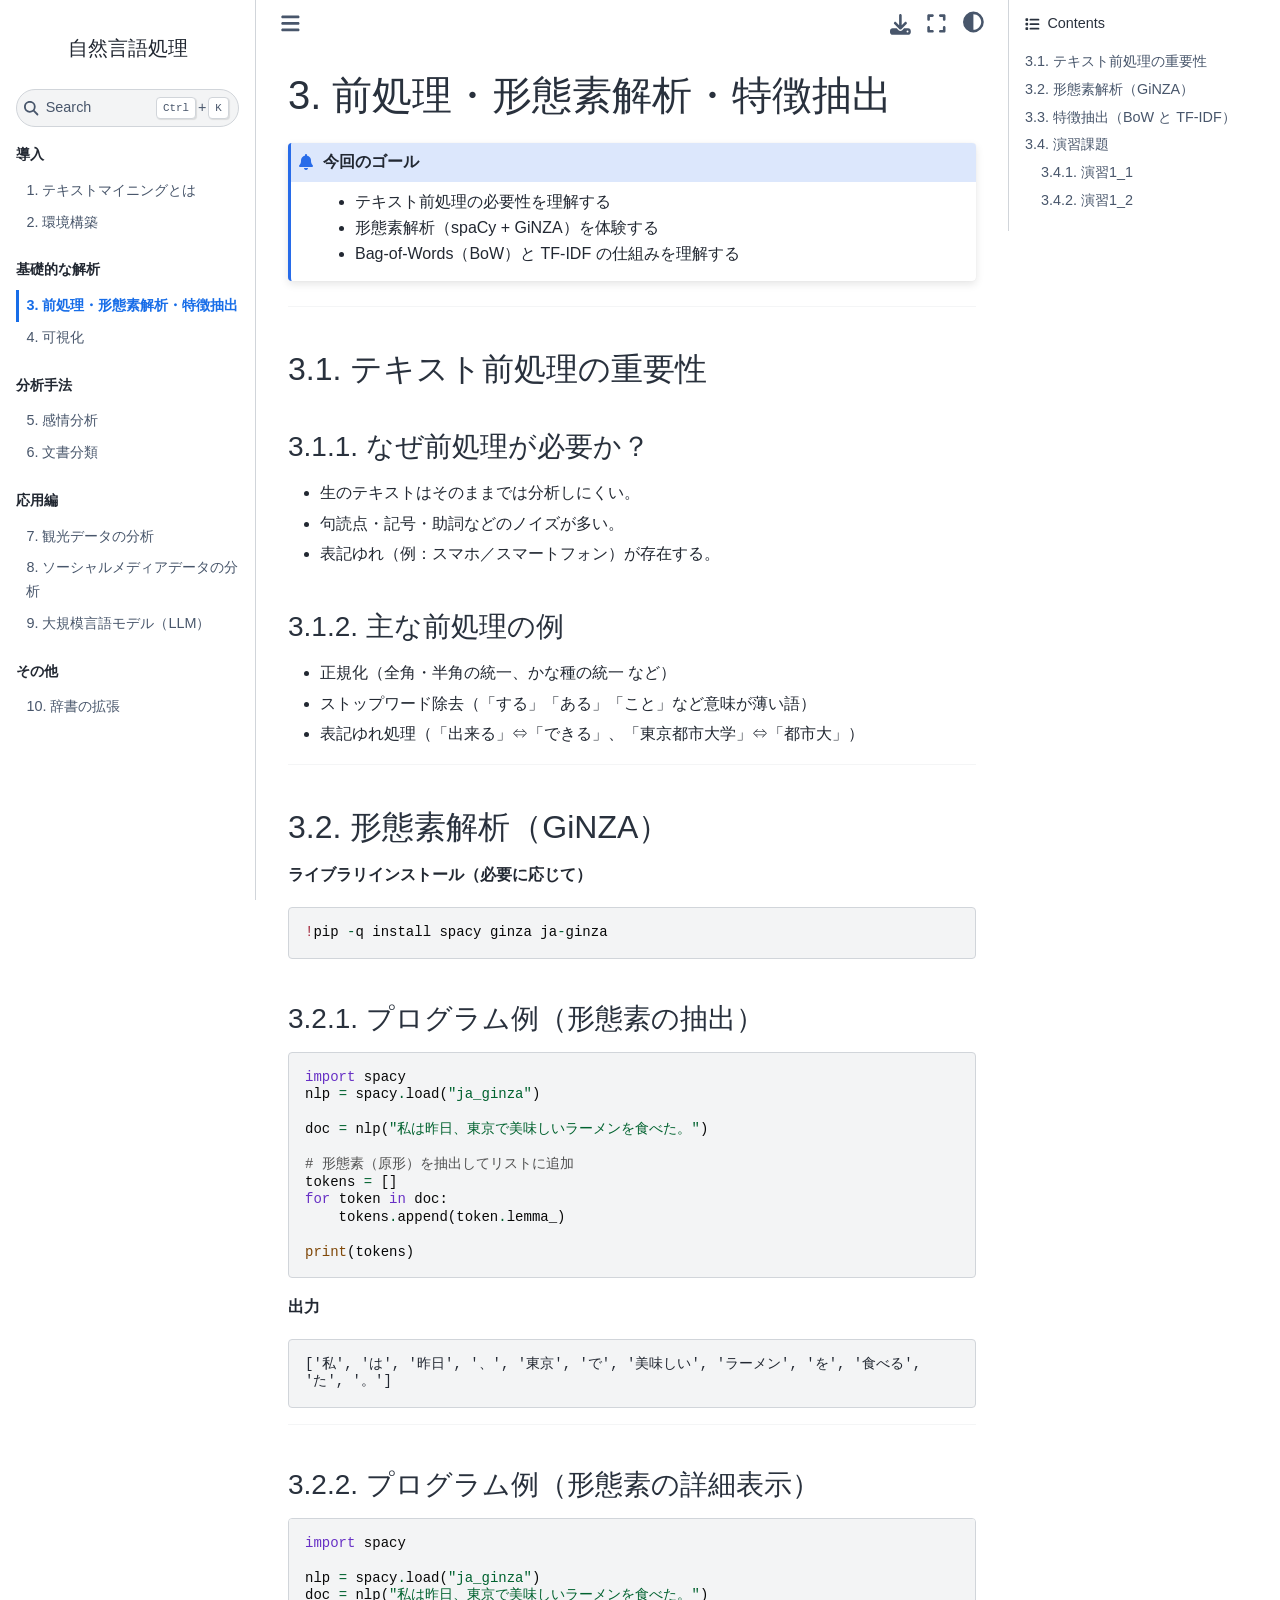
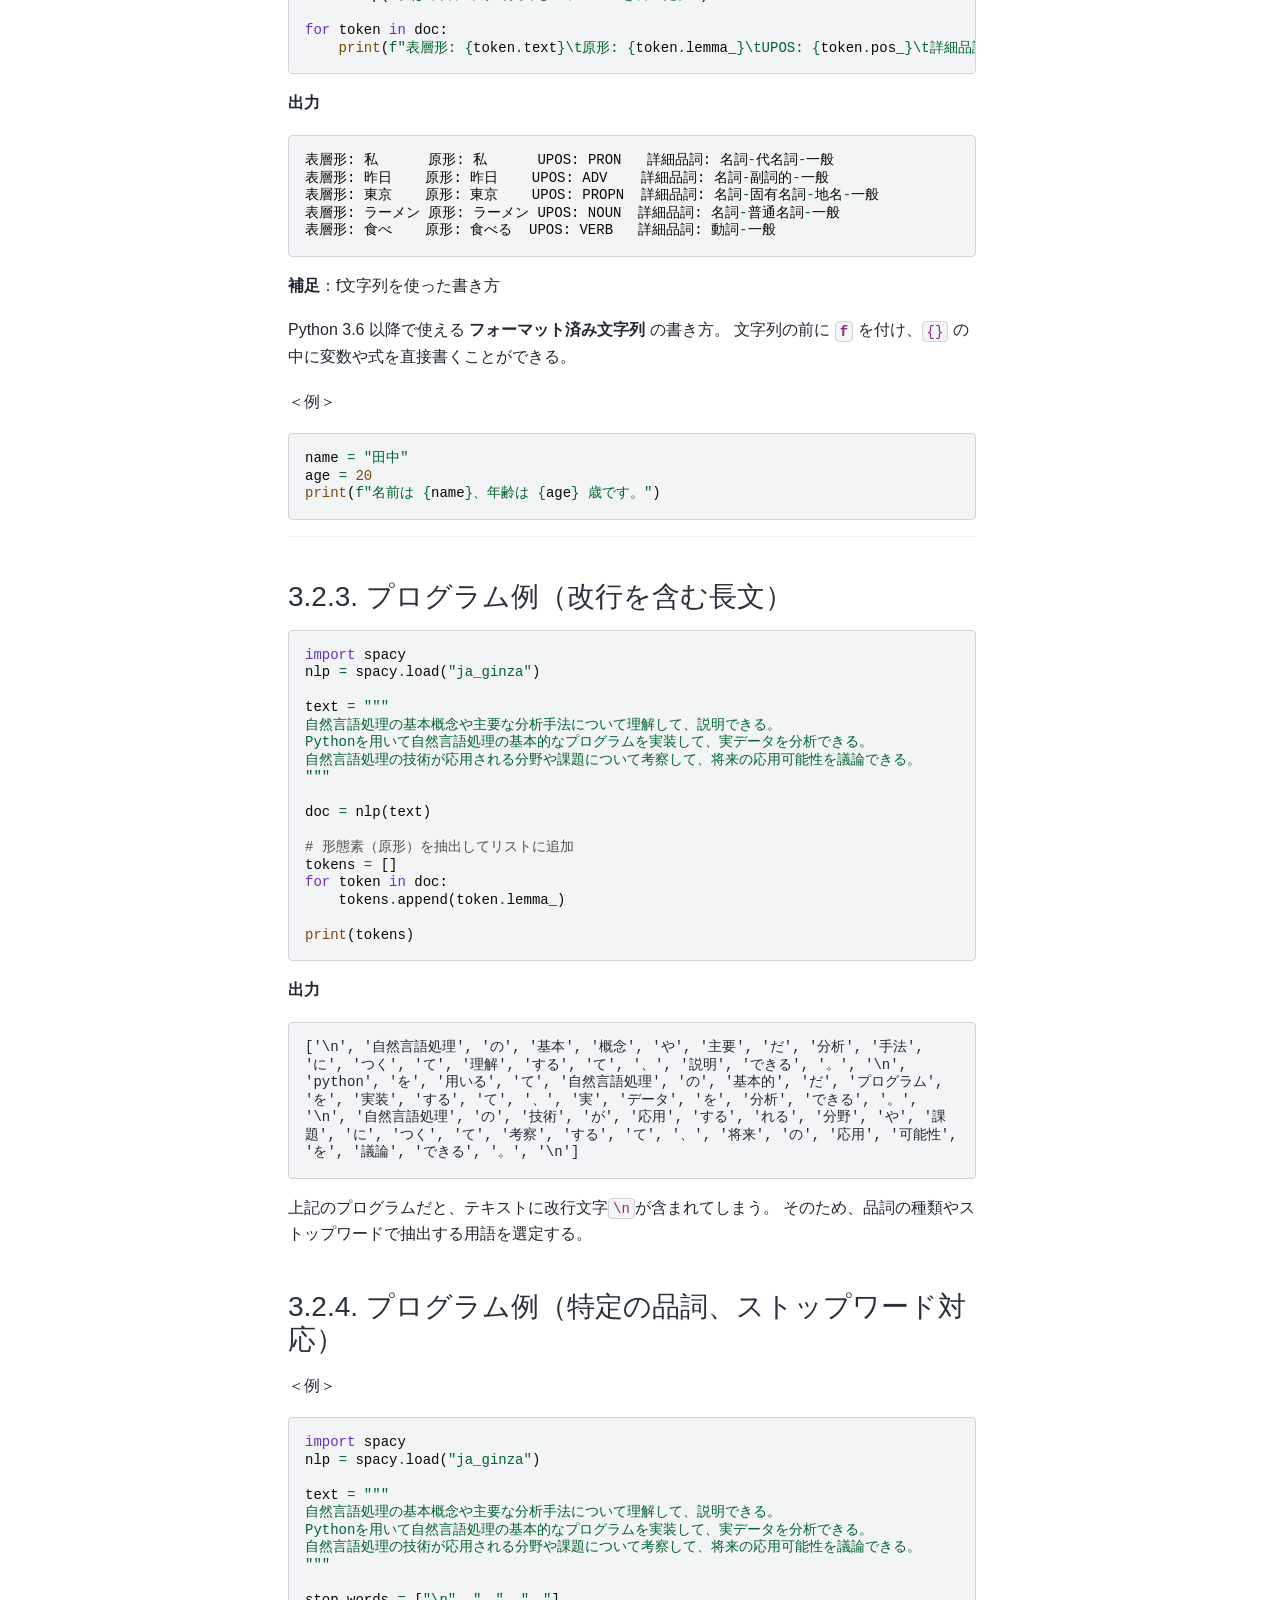
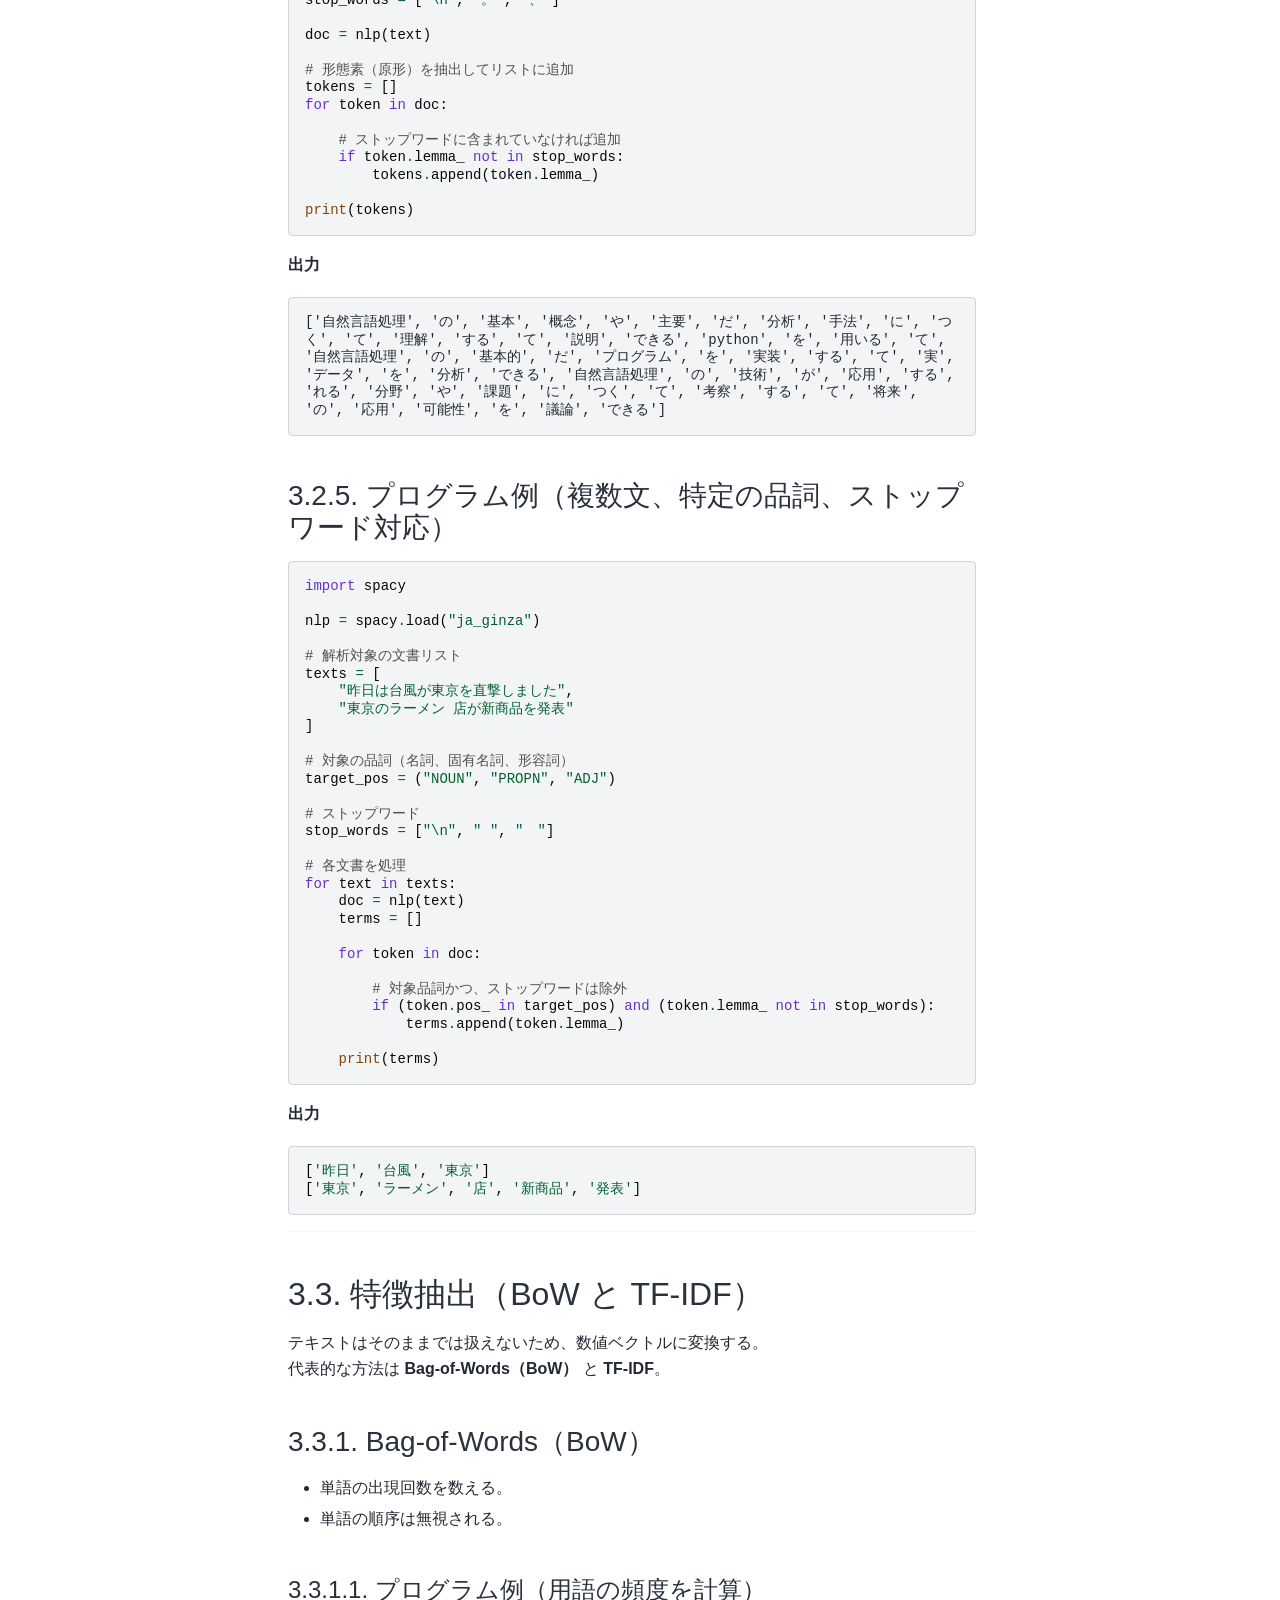
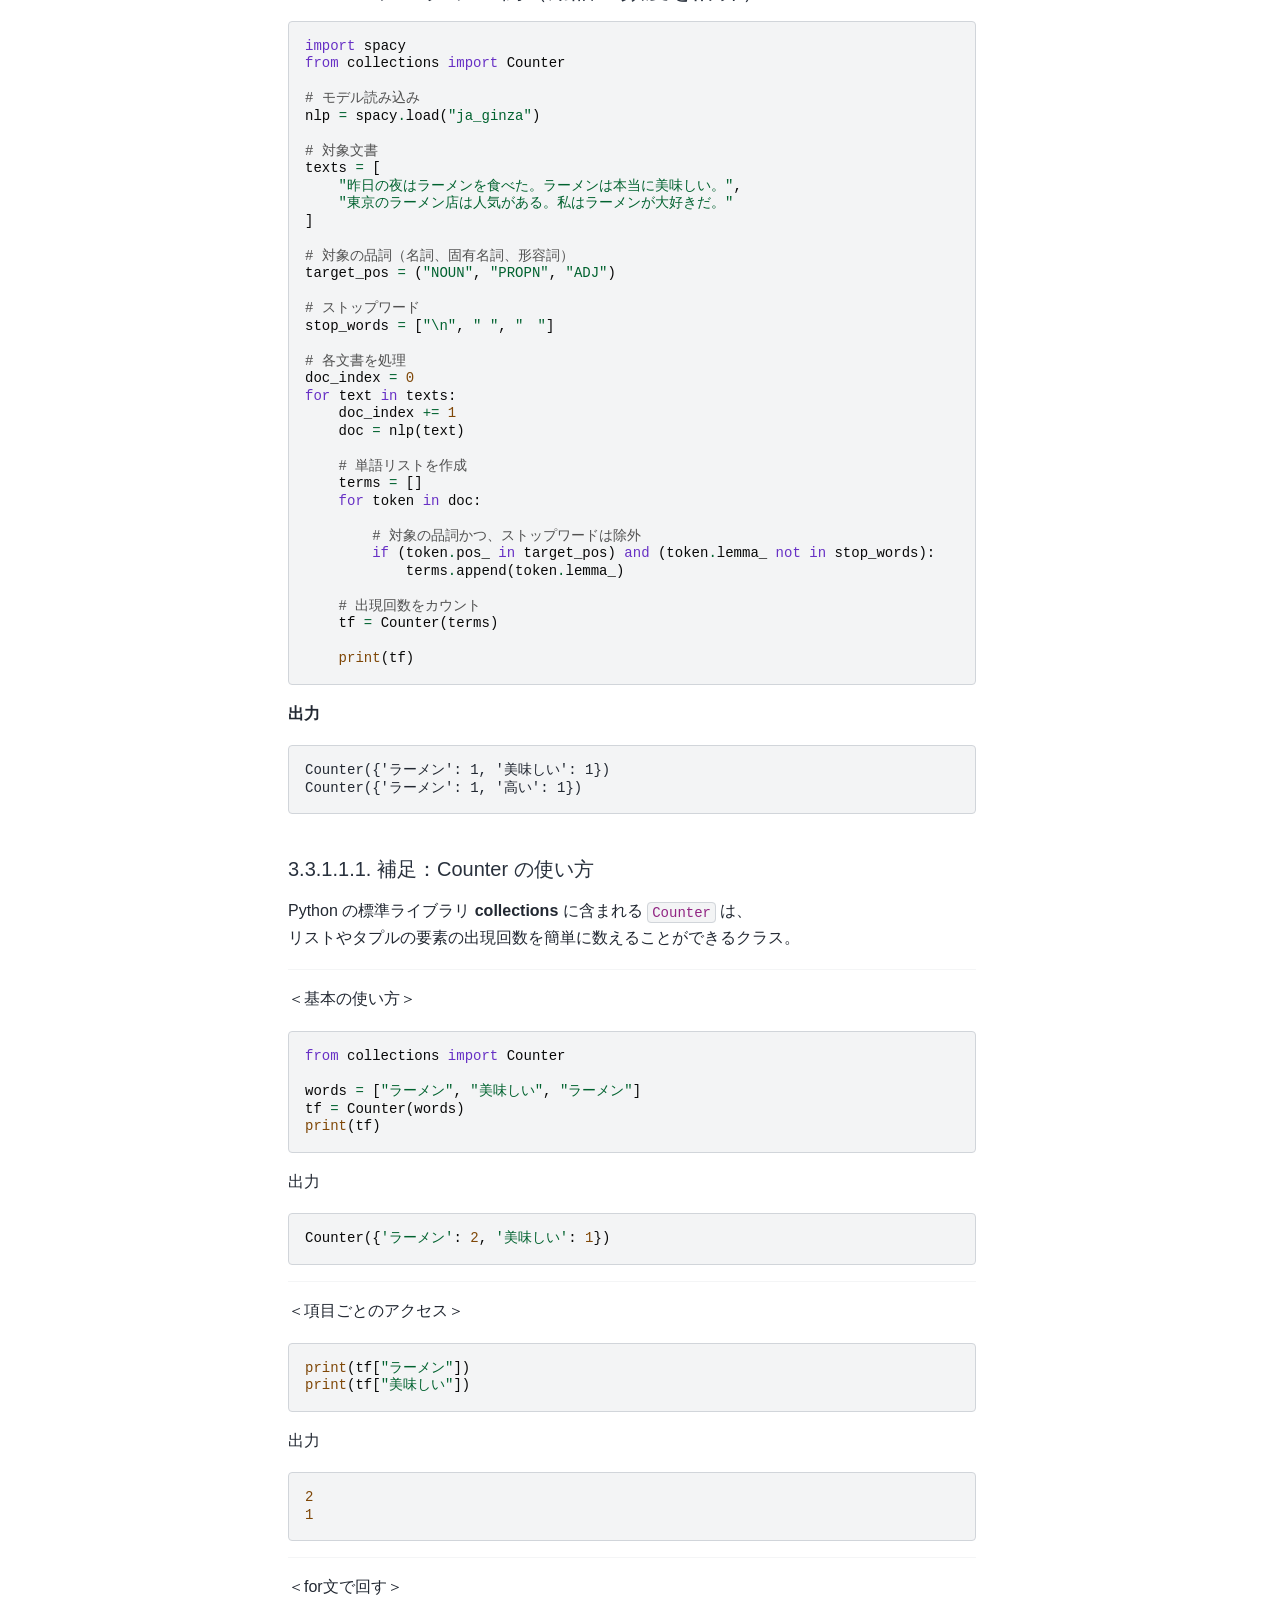
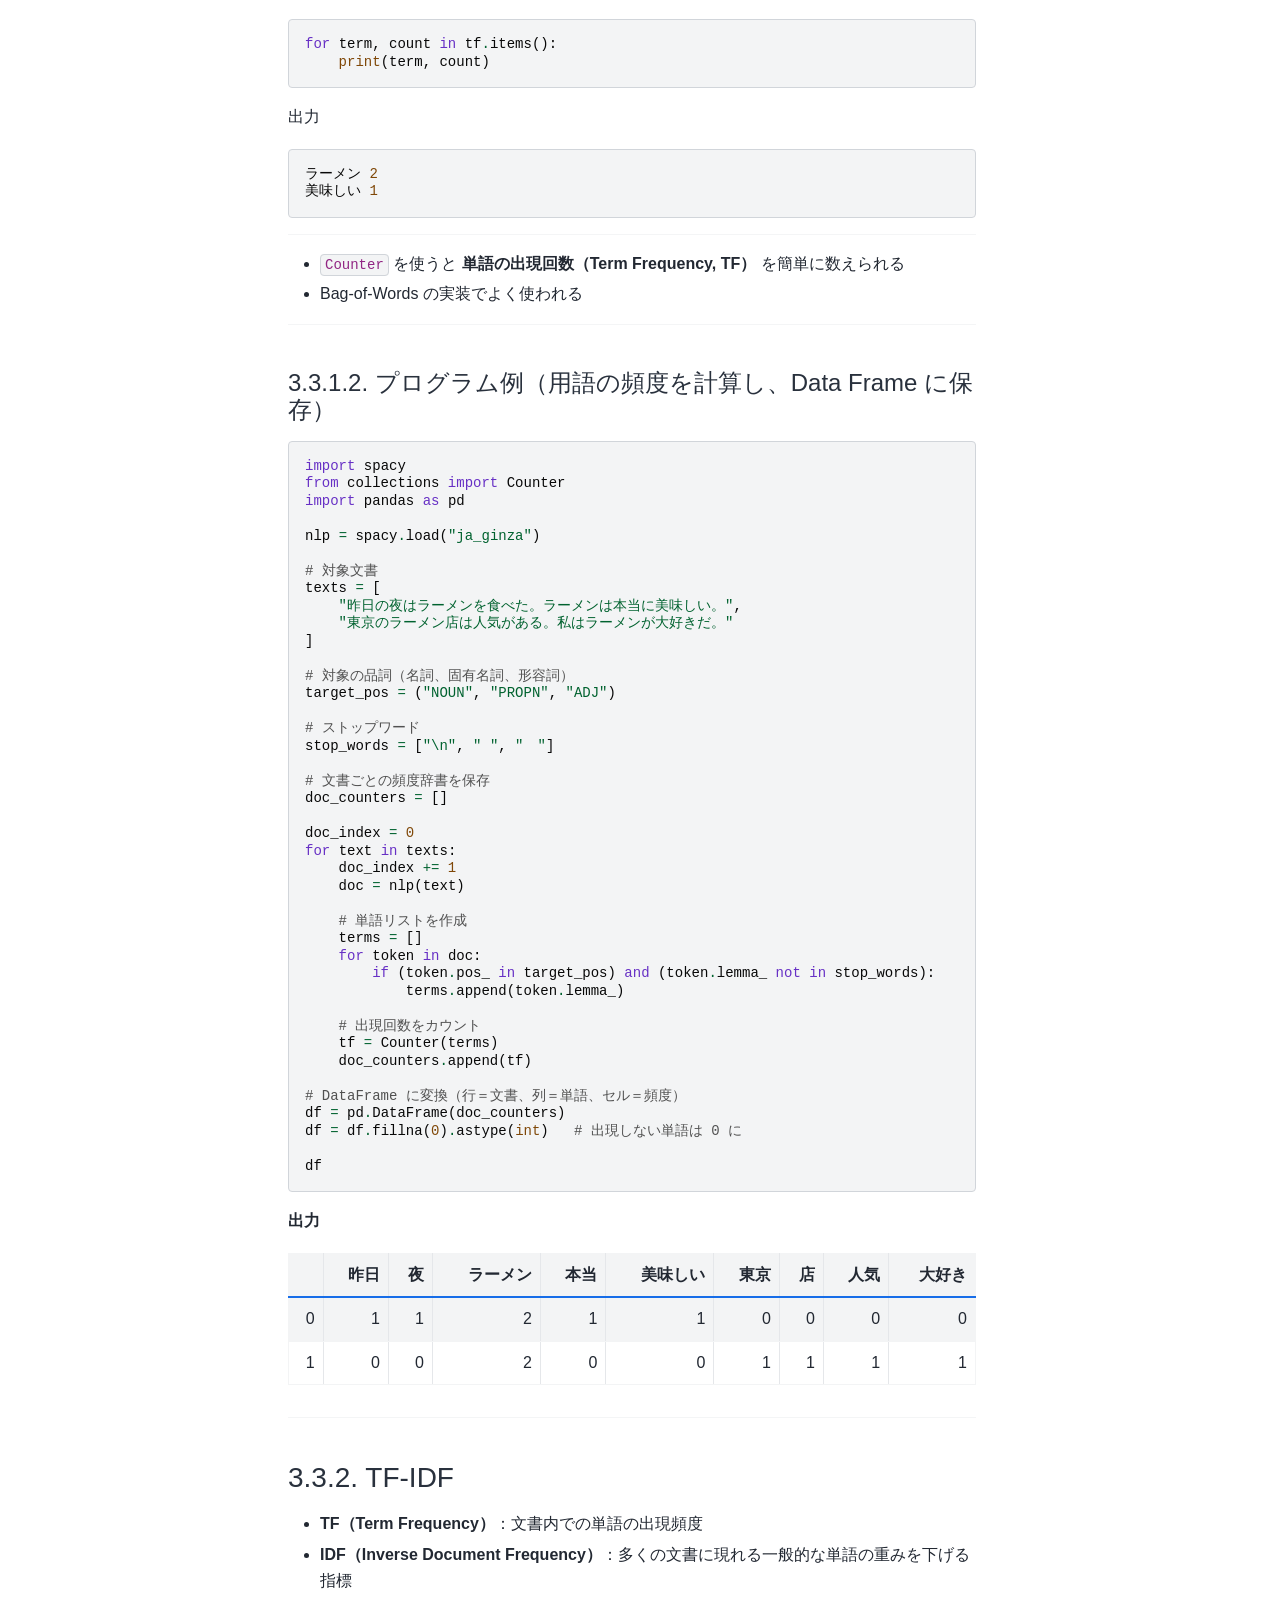
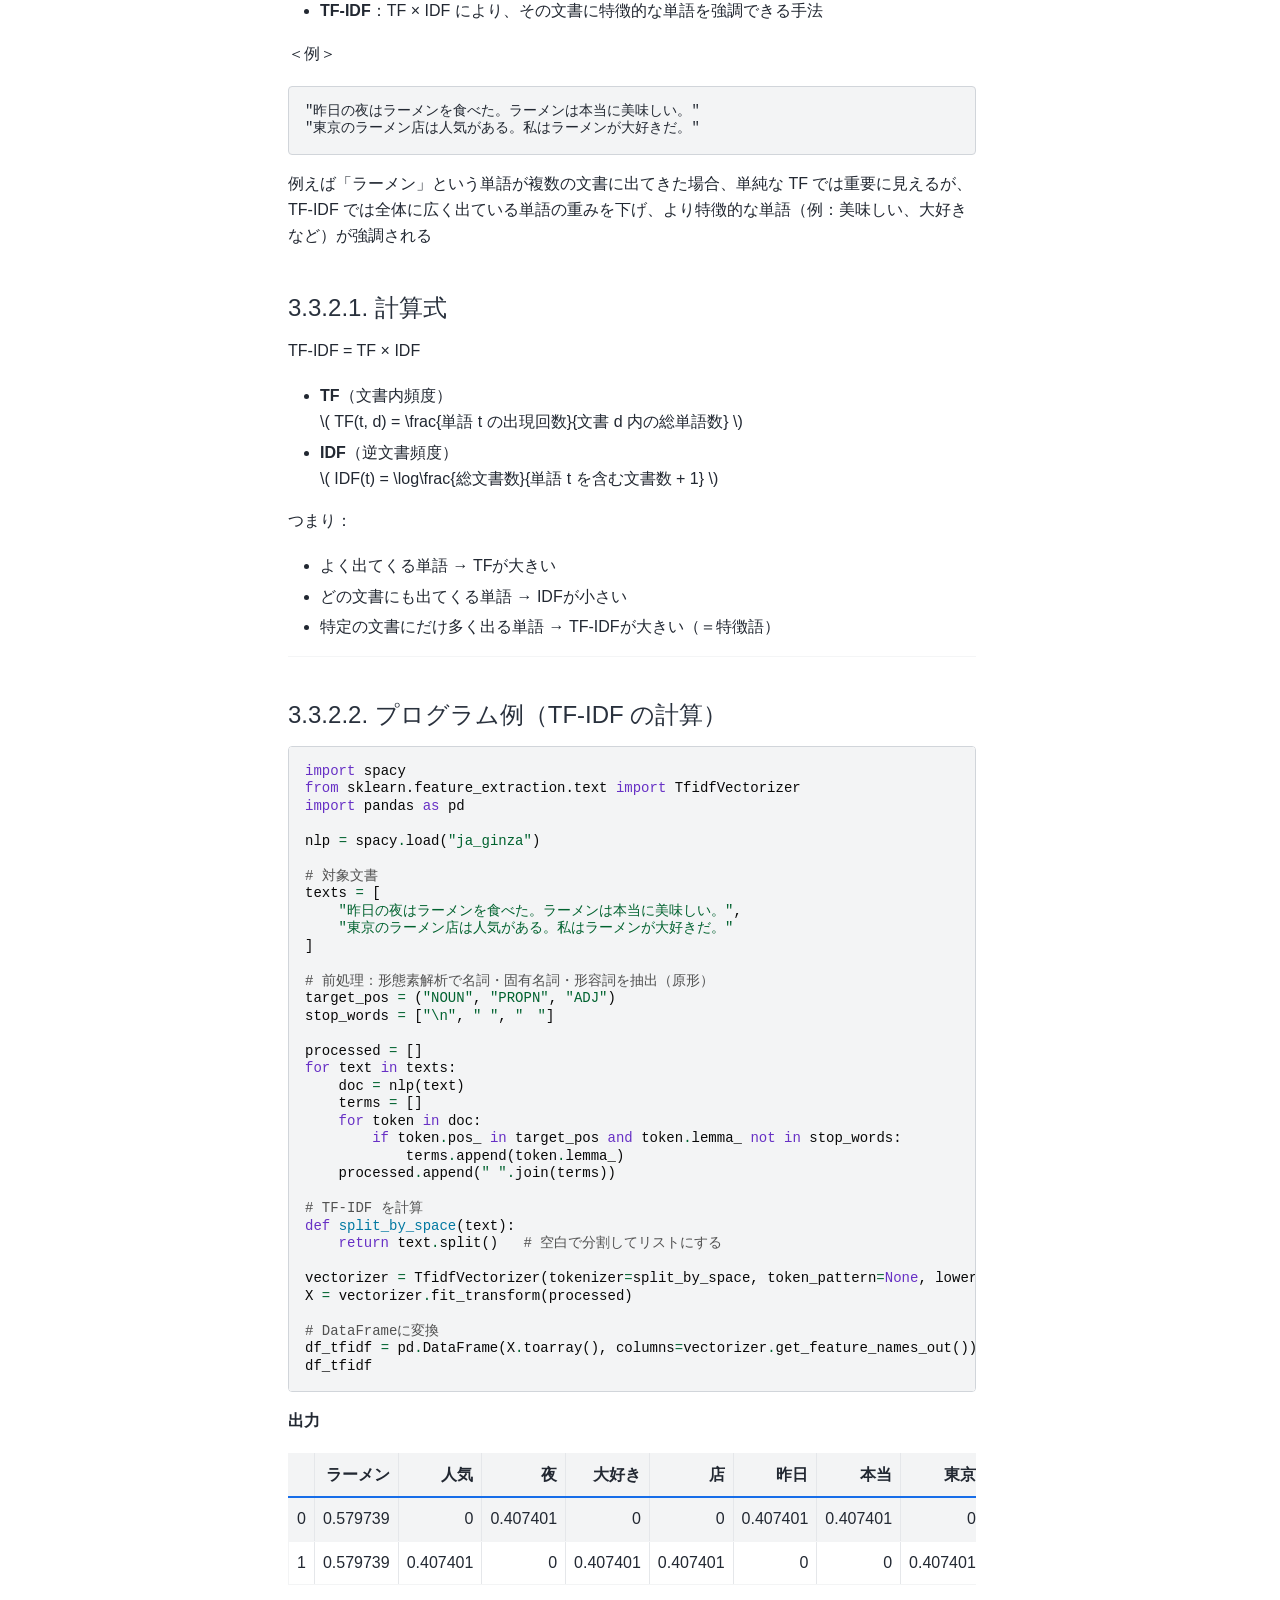
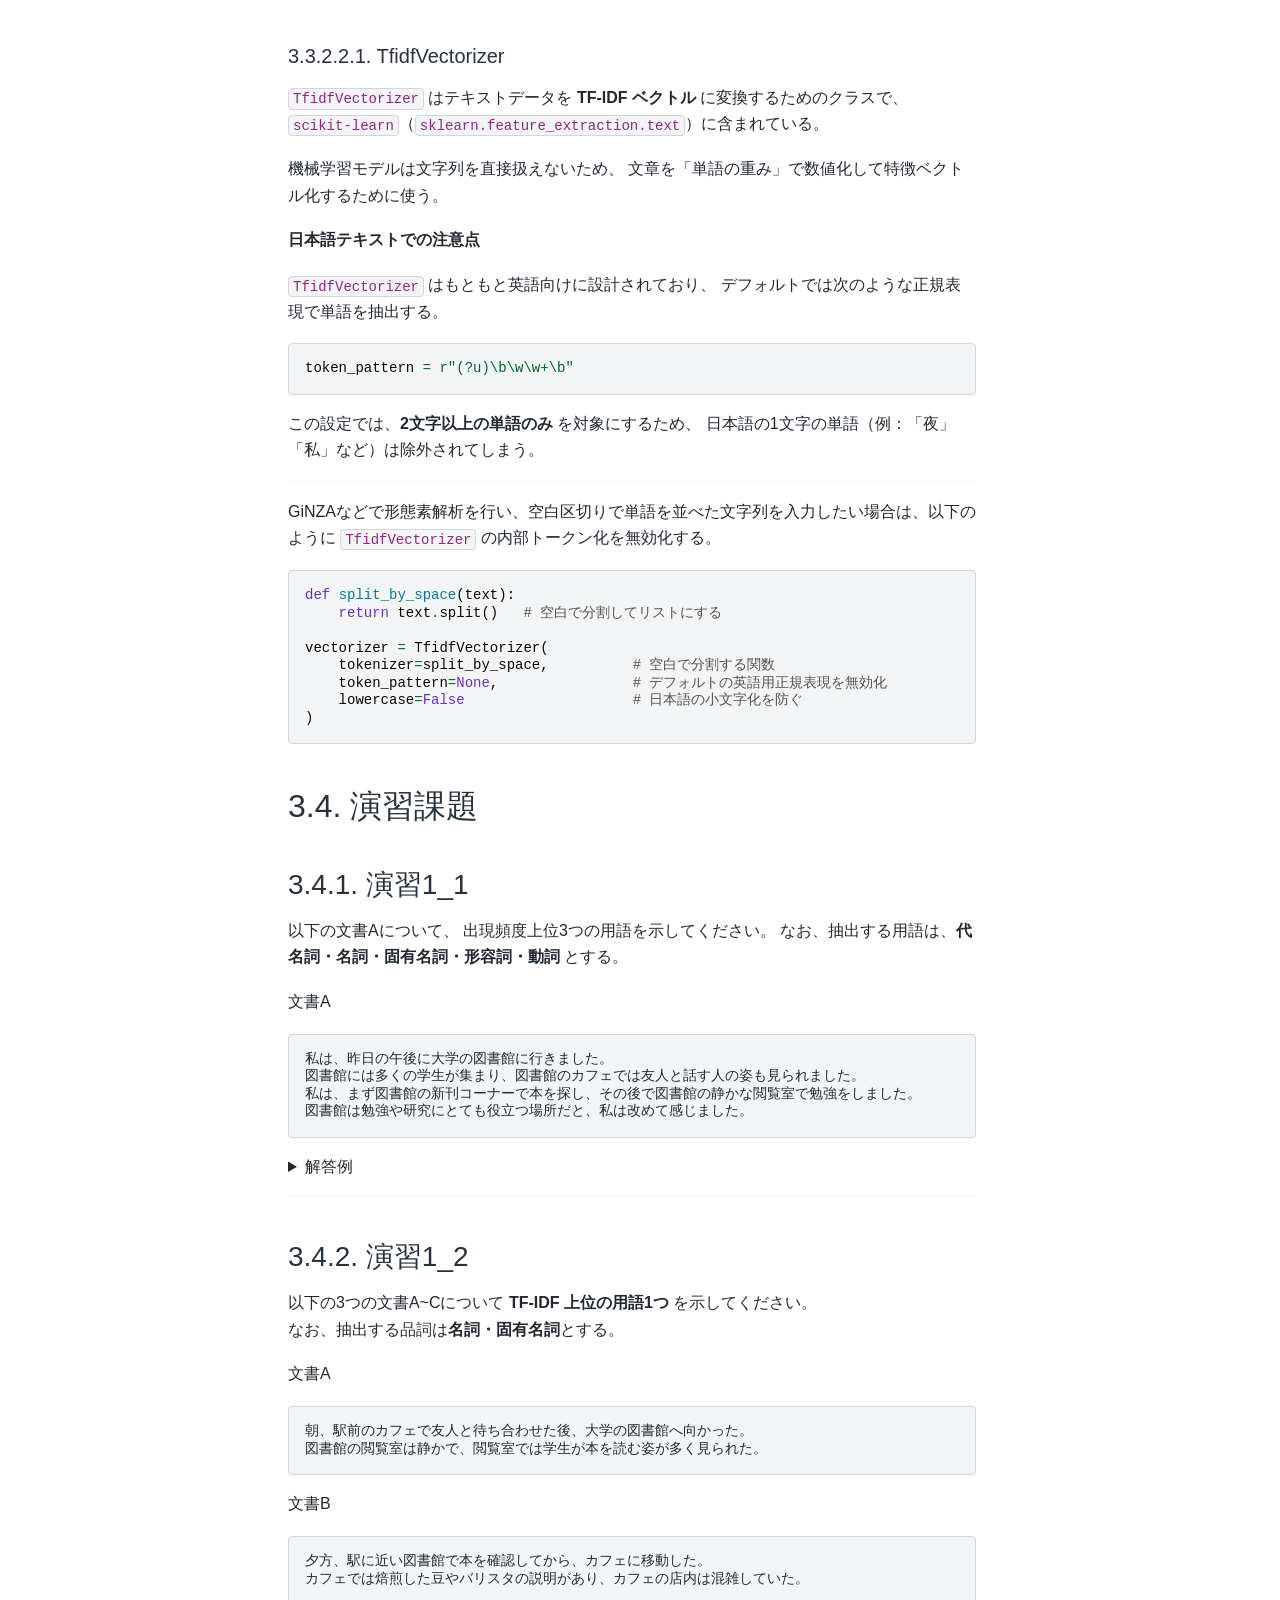
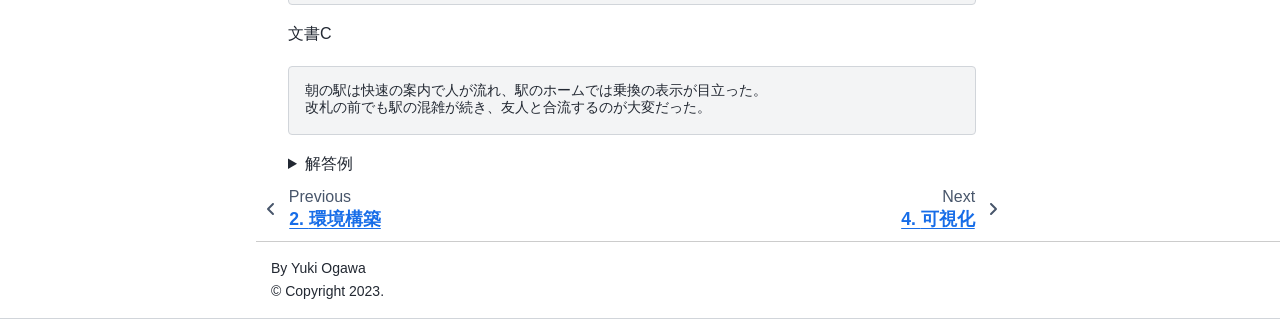
<file: html/03_basic_analysis.html>
<!DOCTYPE html>


<html lang="en" data-content_root="../" >

  <head>
    <meta charset="utf-8" />
    <meta name="viewport" content="width=device-width, initial-scale=1.0" /><meta name="viewport" content="width=device-width, initial-scale=1" />

    <title>3. 前処理・形態素解析・特徴抽出 &#8212; 自然言語処理</title>
  
  
  
  <script data-cfasync="false">
    document.documentElement.dataset.mode = localStorage.getItem("mode") || "";
    document.documentElement.dataset.theme = localStorage.getItem("theme") || "";
  </script>
  
  <!-- Loaded before other Sphinx assets -->
  <link href="../_static/styles/theme.css?digest=dfe6caa3a7d634c4db9b" rel="stylesheet" />
<link href="../_static/styles/bootstrap.css?digest=dfe6caa3a7d634c4db9b" rel="stylesheet" />
<link href="../_static/styles/pydata-sphinx-theme.css?digest=dfe6caa3a7d634c4db9b" rel="stylesheet" />

  
  <link href="../_static/vendor/fontawesome/6.5.2/css/all.min.css?digest=dfe6caa3a7d634c4db9b" rel="stylesheet" />
  <link rel="preload" as="font" type="font/woff2" crossorigin href="../_static/vendor/fontawesome/6.5.2/webfonts/fa-solid-900.woff2" />
<link rel="preload" as="font" type="font/woff2" crossorigin href="../_static/vendor/fontawesome/6.5.2/webfonts/fa-brands-400.woff2" />
<link rel="preload" as="font" type="font/woff2" crossorigin href="../_static/vendor/fontawesome/6.5.2/webfonts/fa-regular-400.woff2" />

    <link rel="stylesheet" type="text/css" href="../_static/pygments.css?v=03e43079" />
    <link rel="stylesheet" type="text/css" href="../_static/styles/sphinx-book-theme.css?v=eba8b062" />
    <link rel="stylesheet" type="text/css" href="../_static/togglebutton.css?v=13237357" />
    <link rel="stylesheet" type="text/css" href="../_static/copybutton.css?v=76b2166b" />
    <link rel="stylesheet" type="text/css" href="../_static/mystnb.8ecb98da25f57f5357bf6f572d296f466b2cfe2517ffebfabe82451661e28f02.css?v=6644e6bb" />
    <link rel="stylesheet" type="text/css" href="../_static/sphinx-thebe.css?v=4fa983c6" />
    <link rel="stylesheet" type="text/css" href="../_static/sphinx-design.min.css?v=95c83b7e" />
    <link rel="stylesheet" type="text/css" href="../_static/custom.css?v=ab1aa4ae" />
  
  <!-- Pre-loaded scripts that we'll load fully later -->
  <link rel="preload" as="script" href="../_static/scripts/bootstrap.js?digest=dfe6caa3a7d634c4db9b" />
<link rel="preload" as="script" href="../_static/scripts/pydata-sphinx-theme.js?digest=dfe6caa3a7d634c4db9b" />
  <script src="../_static/vendor/fontawesome/6.5.2/js/all.min.js?digest=dfe6caa3a7d634c4db9b"></script>

    <script src="../_static/documentation_options.js?v=9eb32ce0"></script>
    <script src="../_static/doctools.js?v=9a2dae69"></script>
    <script src="../_static/sphinx_highlight.js?v=dc90522c"></script>
    <script src="../_static/clipboard.min.js?v=a7894cd8"></script>
    <script src="../_static/copybutton.js?v=f281be69"></script>
    <script src="../_static/scripts/sphinx-book-theme.js?v=887ef09a"></script>
    <script>let toggleHintShow = 'Click to show';</script>
    <script>let toggleHintHide = 'Click to hide';</script>
    <script>let toggleOpenOnPrint = 'true';</script>
    <script src="../_static/togglebutton.js?v=4a39c7ea"></script>
    <script>var togglebuttonSelector = '.toggle, .admonition.dropdown';</script>
    <script src="../_static/design-tabs.js?v=f930bc37"></script>
    <script>const THEBE_JS_URL = "https://unpkg.com/thebe@0.8.2/lib/index.js"; const thebe_selector = ".thebe,.cell"; const thebe_selector_input = "pre"; const thebe_selector_output = ".output, .cell_output"</script>
    <script async="async" src="../_static/sphinx-thebe.js?v=c100c467"></script>
    <script>var togglebuttonSelector = '.toggle, .admonition.dropdown';</script>
    <script>const THEBE_JS_URL = "https://unpkg.com/thebe@0.8.2/lib/index.js"; const thebe_selector = ".thebe,.cell"; const thebe_selector_input = "pre"; const thebe_selector_output = ".output, .cell_output"</script>
    <script>DOCUMENTATION_OPTIONS.pagename = 'html/03_basic_analysis';</script>
    <link rel="icon" href="../_static/favicon.ico"/>
    <link rel="index" title="Index" href="../genindex.html" />
    <link rel="search" title="Search" href="../search.html" />
    <link rel="next" title="4. 可視化" href="03_visualization.html" />
    <link rel="prev" title="2. 環境構築" href="02_deploy.html" />
  <meta name="viewport" content="width=device-width, initial-scale=1"/>
  <meta name="docsearch:language" content="en"/>
  </head>
  
  
  <body data-bs-spy="scroll" data-bs-target=".bd-toc-nav" data-offset="180" data-bs-root-margin="0px 0px -60%" data-default-mode="">

  
  
  <div id="pst-skip-link" class="skip-link d-print-none"><a href="#main-content">Skip to main content</a></div>
  
  <div id="pst-scroll-pixel-helper"></div>
  
  <button type="button" class="btn rounded-pill" id="pst-back-to-top">
    <i class="fa-solid fa-arrow-up"></i>Back to top</button>

  
  <input type="checkbox"
          class="sidebar-toggle"
          id="pst-primary-sidebar-checkbox"/>
  <label class="overlay overlay-primary" for="pst-primary-sidebar-checkbox"></label>
  
  <input type="checkbox"
          class="sidebar-toggle"
          id="pst-secondary-sidebar-checkbox"/>
  <label class="overlay overlay-secondary" for="pst-secondary-sidebar-checkbox"></label>
  
  <div class="search-button__wrapper">
    <div class="search-button__overlay"></div>
    <div class="search-button__search-container">
<form class="bd-search d-flex align-items-center"
      action="../search.html"
      method="get">
  <i class="fa-solid fa-magnifying-glass"></i>
  <input type="search"
         class="form-control"
         name="q"
         id="search-input"
         placeholder="Search..."
         aria-label="Search..."
         autocomplete="off"
         autocorrect="off"
         autocapitalize="off"
         spellcheck="false"/>
  <span class="search-button__kbd-shortcut"><kbd class="kbd-shortcut__modifier">Ctrl</kbd>+<kbd>K</kbd></span>
</form></div>
  </div>

  <div class="pst-async-banner-revealer d-none">
  <aside id="bd-header-version-warning" class="d-none d-print-none" aria-label="Version warning"></aside>
</div>

  
    <header class="bd-header navbar navbar-expand-lg bd-navbar d-print-none">
    </header>
  

  <div class="bd-container">
    <div class="bd-container__inner bd-page-width">
      
      
      
      <div class="bd-sidebar-primary bd-sidebar">
        

  
  <div class="sidebar-header-items sidebar-primary__section">
    
    
    
    
  </div>
  
    <div class="sidebar-primary-items__start sidebar-primary__section">
        <div class="sidebar-primary-item">

  
    
  

<a class="navbar-brand logo" href="00_top.html">
  
  
  
  
  
  
    <p class="title logo__title">自然言語処理</p>
  
</a></div>
        <div class="sidebar-primary-item">

 <script>
 document.write(`
   <button class="btn search-button-field search-button__button" title="Search" aria-label="Search" data-bs-placement="bottom" data-bs-toggle="tooltip">
    <i class="fa-solid fa-magnifying-glass"></i>
    <span class="search-button__default-text">Search</span>
    <span class="search-button__kbd-shortcut"><kbd class="kbd-shortcut__modifier">Ctrl</kbd>+<kbd class="kbd-shortcut__modifier">K</kbd></span>
   </button>
 `);
 </script></div>
        <div class="sidebar-primary-item"><nav class="bd-links bd-docs-nav" aria-label="Main">
    <div class="bd-toc-item navbar-nav active">
        <p aria-level="2" class="caption" role="heading"><span class="caption-text">導入</span></p>
<ul class="nav bd-sidenav">
<li class="toctree-l1"><a class="reference internal" href="01_intro.html">1. テキストマイニングとは</a></li>
<li class="toctree-l1"><a class="reference internal" href="02_deploy.html">2. 環境構築</a></li>
</ul>
<p aria-level="2" class="caption" role="heading"><span class="caption-text">基礎的な解析</span></p>
<ul class="current nav bd-sidenav">
<li class="toctree-l1 current active"><a class="current reference internal" href="#">3. 前処理・形態素解析・特徴抽出</a></li>
<li class="toctree-l1"><a class="reference internal" href="03_visualization.html">4. 可視化</a></li>
</ul>
<p aria-level="2" class="caption" role="heading"><span class="caption-text">分析手法</span></p>
<ul class="nav bd-sidenav">
<li class="toctree-l1"><a class="reference internal" href="04_analysis.html">5. 感情分析</a></li>
<li class="toctree-l1"><a class="reference internal" href="05_clustering.html">6. 文書分類</a></li>
</ul>
<p aria-level="2" class="caption" role="heading"><span class="caption-text">応用編</span></p>
<ul class="nav bd-sidenav">
<li class="toctree-l1"><a class="reference internal" href="10_sightseeing.html">7. 観光データの分析</a></li>
<li class="toctree-l1"><a class="reference internal" href="20_youtube.html">8. ソーシャルメディアデータの分析</a></li>
<li class="toctree-l1"><a class="reference internal" href="30_llm.html">9. 大規模言語モデル（LLM）</a></li>
</ul>
<p aria-level="2" class="caption" role="heading"><span class="caption-text">その他</span></p>
<ul class="nav bd-sidenav">
<li class="toctree-l1"><a class="reference internal" href="99_dictionary.html">10. 辞書の拡張</a></li>
</ul>

    </div>
</nav></div>
    </div>
  
  
  <div class="sidebar-primary-items__end sidebar-primary__section">
  </div>
  
  <div id="rtd-footer-container"></div>


      </div>
      
      <main id="main-content" class="bd-main" role="main">
        
        

<div class="sbt-scroll-pixel-helper"></div>

          <div class="bd-content">
            <div class="bd-article-container">
              
              <div class="bd-header-article d-print-none">
<div class="header-article-items header-article__inner">
  
    <div class="header-article-items__start">
      
        <div class="header-article-item"><button class="sidebar-toggle primary-toggle btn btn-sm" title="Toggle primary sidebar" data-bs-placement="bottom" data-bs-toggle="tooltip">
  <span class="fa-solid fa-bars"></span>
</button></div>
      
    </div>
  
  
    <div class="header-article-items__end">
      
        <div class="header-article-item">

<div class="article-header-buttons">





<div class="dropdown dropdown-download-buttons">
  <button class="btn dropdown-toggle" type="button" data-bs-toggle="dropdown" aria-expanded="false" aria-label="Download this page">
    <i class="fas fa-download"></i>
  </button>
  <ul class="dropdown-menu">
      
      
      
      <li><a href="../_sources/html/03_basic_analysis.md" target="_blank"
   class="btn btn-sm btn-download-source-button dropdown-item"
   title="Download source file"
   data-bs-placement="left" data-bs-toggle="tooltip"
>
  

<span class="btn__icon-container">
  <i class="fas fa-file"></i>
  </span>
<span class="btn__text-container">.md</span>
</a>
</li>
      
      
      
      
      <li>
<button onclick="window.print()"
  class="btn btn-sm btn-download-pdf-button dropdown-item"
  title="Print to PDF"
  data-bs-placement="left" data-bs-toggle="tooltip"
>
  

<span class="btn__icon-container">
  <i class="fas fa-file-pdf"></i>
  </span>
<span class="btn__text-container">.pdf</span>
</button>
</li>
      
  </ul>
</div>




<button onclick="toggleFullScreen()"
  class="btn btn-sm btn-fullscreen-button"
  title="Fullscreen mode"
  data-bs-placement="bottom" data-bs-toggle="tooltip"
>
  

<span class="btn__icon-container">
  <i class="fas fa-expand"></i>
  </span>

</button>



<script>
document.write(`
  <button class="btn btn-sm nav-link pst-navbar-icon theme-switch-button" title="light/dark" aria-label="light/dark" data-bs-placement="bottom" data-bs-toggle="tooltip">
    <i class="theme-switch fa-solid fa-sun fa-lg" data-mode="light"></i>
    <i class="theme-switch fa-solid fa-moon fa-lg" data-mode="dark"></i>
    <i class="theme-switch fa-solid fa-circle-half-stroke fa-lg" data-mode="auto"></i>
  </button>
`);
</script>


<script>
document.write(`
  <button class="btn btn-sm pst-navbar-icon search-button search-button__button" title="Search" aria-label="Search" data-bs-placement="bottom" data-bs-toggle="tooltip">
    <i class="fa-solid fa-magnifying-glass fa-lg"></i>
  </button>
`);
</script>
<button class="sidebar-toggle secondary-toggle btn btn-sm" title="Toggle secondary sidebar" data-bs-placement="bottom" data-bs-toggle="tooltip">
    <span class="fa-solid fa-list"></span>
</button>
</div></div>
      
    </div>
  
</div>
</div>
              
              

<div id="jb-print-docs-body" class="onlyprint">
    <h1>前処理・形態素解析・特徴抽出</h1>
    <!-- Table of contents -->
    <div id="print-main-content">
        <div id="jb-print-toc">
            
            <div>
                <h2> Contents </h2>
            </div>
            <nav aria-label="Page">
                <ul class="visible nav section-nav flex-column">
<li class="toc-h2 nav-item toc-entry"><a class="reference internal nav-link" href="#id2">3.1. テキスト前処理の重要性</a><ul class="nav section-nav flex-column">
<li class="toc-h3 nav-item toc-entry"><a class="reference internal nav-link" href="#id3">3.1.1. なぜ前処理が必要か？</a></li>
<li class="toc-h3 nav-item toc-entry"><a class="reference internal nav-link" href="#id4">3.1.2. 主な前処理の例</a></li>
</ul>
</li>
<li class="toc-h2 nav-item toc-entry"><a class="reference internal nav-link" href="#ginza">3.2. 形態素解析（GiNZA）</a><ul class="nav section-nav flex-column">
<li class="toc-h3 nav-item toc-entry"><a class="reference internal nav-link" href="#id5">3.2.1. プログラム例（形態素の抽出）</a></li>
<li class="toc-h3 nav-item toc-entry"><a class="reference internal nav-link" href="#id6">3.2.2. プログラム例（形態素の詳細表示）</a></li>
<li class="toc-h3 nav-item toc-entry"><a class="reference internal nav-link" href="#id7">3.2.3. プログラム例（改行を含む長文）</a></li>
<li class="toc-h3 nav-item toc-entry"><a class="reference internal nav-link" href="#id8">3.2.4. プログラム例（特定の品詞、ストップワード対応）</a></li>
<li class="toc-h3 nav-item toc-entry"><a class="reference internal nav-link" href="#id9">3.2.5. プログラム例（複数文、特定の品詞、ストップワード対応）</a></li>
</ul>
</li>
<li class="toc-h2 nav-item toc-entry"><a class="reference internal nav-link" href="#bow-tf-idf">3.3. 特徴抽出（BoW と TF-IDF）</a><ul class="nav section-nav flex-column">
<li class="toc-h3 nav-item toc-entry"><a class="reference internal nav-link" href="#bag-of-words-bow">3.3.1. Bag-of-Words（BoW）</a><ul class="nav section-nav flex-column">
<li class="toc-h4 nav-item toc-entry"><a class="reference internal nav-link" href="#id10">3.3.1.1. プログラム例（用語の頻度を計算）</a><ul class="nav section-nav flex-column">
<li class="toc-h5 nav-item toc-entry"><a class="reference internal nav-link" href="#counter">3.3.1.1.1. 補足：Counter の使い方</a></li>
</ul>
</li>
<li class="toc-h4 nav-item toc-entry"><a class="reference internal nav-link" href="#data-frame">3.3.1.2. プログラム例（用語の頻度を計算し、Data Frame に保存）</a></li>
</ul>
</li>
<li class="toc-h3 nav-item toc-entry"><a class="reference internal nav-link" href="#tf-idf">3.3.2. TF-IDF</a><ul class="nav section-nav flex-column">
<li class="toc-h4 nav-item toc-entry"><a class="reference internal nav-link" href="#id11">3.3.2.1. 計算式</a></li>
<li class="toc-h4 nav-item toc-entry"><a class="reference internal nav-link" href="#id12">3.3.2.2. プログラム例（TF-IDF の計算）</a><ul class="nav section-nav flex-column">
<li class="toc-h5 nav-item toc-entry"><a class="reference internal nav-link" href="#tfidfvectorizer">3.3.2.2.1. TfidfVectorizer</a></li>
</ul>
</li>
</ul>
</li>
</ul>
</li>
<li class="toc-h2 nav-item toc-entry"><a class="reference internal nav-link" href="#id13">3.4. 演習課題</a><ul class="nav section-nav flex-column">
<li class="toc-h3 nav-item toc-entry"><a class="reference internal nav-link" href="#id14">3.4.1. 演習1_1</a></li>
<li class="toc-h3 nav-item toc-entry"><a class="reference internal nav-link" href="#id15">3.4.2. 演習1_2</a></li>
</ul>
</li>
</ul>
            </nav>
        </div>
    </div>
</div>

              
                
<div id="searchbox"></div>
                <article class="bd-article">
                  
  <section class="tex2jax_ignore mathjax_ignore" id="id1">
<h1><span class="section-number">3. </span>前処理・形態素解析・特徴抽出<a class="headerlink" href="#id1" title="Link to this heading">#</a></h1>
<div class="admonition- admonition">
<p class="admonition-title">今回のゴール</p>
<ul class="simple">
<li><p>テキスト前処理の必要性を理解する</p></li>
<li><p>形態素解析（spaCy + GiNZA）を体験する</p></li>
<li><p>Bag-of-Words（BoW）と TF-IDF の仕組みを理解する</p></li>
</ul>
</div>
<hr class="docutils" />
<section id="id2">
<h2><span class="section-number">3.1. </span>テキスト前処理の重要性<a class="headerlink" href="#id2" title="Link to this heading">#</a></h2>
<section id="id3">
<h3><span class="section-number">3.1.1. </span>なぜ前処理が必要か？<a class="headerlink" href="#id3" title="Link to this heading">#</a></h3>
<ul class="simple">
<li><p>生のテキストはそのままでは分析しにくい。</p></li>
<li><p>句読点・記号・助詞などのノイズが多い。</p></li>
<li><p>表記ゆれ（例：スマホ／スマートフォン）が存在する。</p></li>
</ul>
</section>
<section id="id4">
<h3><span class="section-number">3.1.2. </span>主な前処理の例<a class="headerlink" href="#id4" title="Link to this heading">#</a></h3>
<ul class="simple">
<li><p>正規化（全角・半角の統一、かな種の統一 など）</p></li>
<li><p>ストップワード除去（「する」「ある」「こと」など意味が薄い語）</p></li>
<li><p>表記ゆれ処理（「出来る」⇔「できる」、「東京都市大学」⇔「都市大」）</p></li>
</ul>
</section>
</section>
<hr class="docutils" />
<section id="ginza">
<h2><span class="section-number">3.2. </span>形態素解析（GiNZA）<a class="headerlink" href="#ginza" title="Link to this heading">#</a></h2>
<p><strong>ライブラリインストール（必要に応じて）</strong></p>
<div class="highlight-python notranslate"><div class="highlight"><pre><span></span><span class="err">!</span><span class="n">pip</span> <span class="o">-</span><span class="n">q</span> <span class="n">install</span> <span class="n">spacy</span> <span class="n">ginza</span> <span class="n">ja</span><span class="o">-</span><span class="n">ginza</span>
</pre></div>
</div>
<section id="id5">
<h3><span class="section-number">3.2.1. </span>プログラム例（形態素の抽出）<a class="headerlink" href="#id5" title="Link to this heading">#</a></h3>
<div class="highlight-python notranslate"><div class="highlight"><pre><span></span><span class="kn">import</span><span class="w"> </span><span class="nn">spacy</span>
<span class="n">nlp</span> <span class="o">=</span> <span class="n">spacy</span><span class="o">.</span><span class="n">load</span><span class="p">(</span><span class="s2">&quot;ja_ginza&quot;</span><span class="p">)</span>

<span class="n">doc</span> <span class="o">=</span> <span class="n">nlp</span><span class="p">(</span><span class="s2">&quot;私は昨日、東京で美味しいラーメンを食べた。&quot;</span><span class="p">)</span>

<span class="c1"># 形態素（原形）を抽出してリストに追加</span>
<span class="n">tokens</span> <span class="o">=</span> <span class="p">[]</span>
<span class="k">for</span> <span class="n">token</span> <span class="ow">in</span> <span class="n">doc</span><span class="p">:</span>
    <span class="n">tokens</span><span class="o">.</span><span class="n">append</span><span class="p">(</span><span class="n">token</span><span class="o">.</span><span class="n">lemma_</span><span class="p">)</span>

<span class="nb">print</span><span class="p">(</span><span class="n">tokens</span><span class="p">)</span>
</pre></div>
</div>
<p><strong>出力</strong></p>
<div class="highlight-text notranslate"><div class="highlight"><pre><span></span>[&#39;私&#39;, &#39;は&#39;, &#39;昨日&#39;, &#39;、&#39;, &#39;東京&#39;, &#39;で&#39;, &#39;美味しい&#39;, &#39;ラーメン&#39;, &#39;を&#39;, &#39;食べる&#39;, &#39;た&#39;, &#39;。&#39;]
</pre></div>
</div>
</section>
<hr class="docutils" />
<section id="id6">
<h3><span class="section-number">3.2.2. </span>プログラム例（形態素の詳細表示）<a class="headerlink" href="#id6" title="Link to this heading">#</a></h3>
<div class="highlight-python notranslate"><div class="highlight"><pre><span></span><span class="kn">import</span><span class="w"> </span><span class="nn">spacy</span>

<span class="n">nlp</span> <span class="o">=</span> <span class="n">spacy</span><span class="o">.</span><span class="n">load</span><span class="p">(</span><span class="s2">&quot;ja_ginza&quot;</span><span class="p">)</span>
<span class="n">doc</span> <span class="o">=</span> <span class="n">nlp</span><span class="p">(</span><span class="s2">&quot;私は昨日、東京で美味しいラーメンを食べた。&quot;</span><span class="p">)</span>

<span class="k">for</span> <span class="n">token</span> <span class="ow">in</span> <span class="n">doc</span><span class="p">:</span>
    <span class="nb">print</span><span class="p">(</span><span class="sa">f</span><span class="s2">&quot;表層形: </span><span class="si">{</span><span class="n">token</span><span class="o">.</span><span class="n">text</span><span class="si">}</span><span class="se">\t</span><span class="s2">原形: </span><span class="si">{</span><span class="n">token</span><span class="o">.</span><span class="n">lemma_</span><span class="si">}</span><span class="se">\t</span><span class="s2">UPOS: </span><span class="si">{</span><span class="n">token</span><span class="o">.</span><span class="n">pos_</span><span class="si">}</span><span class="se">\t</span><span class="s2">詳細品詞: </span><span class="si">{</span><span class="n">token</span><span class="o">.</span><span class="n">tag_</span><span class="si">}</span><span class="s2">&quot;</span><span class="p">)</span>
</pre></div>
</div>
<p><strong>出力</strong></p>
<div class="highlight-default notranslate"><div class="highlight"><pre><span></span><span class="n">表層形</span><span class="p">:</span> <span class="n">私</span>      <span class="n">原形</span><span class="p">:</span> <span class="n">私</span>      <span class="n">UPOS</span><span class="p">:</span> <span class="n">PRON</span>   <span class="n">詳細品詞</span><span class="p">:</span> <span class="n">名詞</span><span class="o">-</span><span class="n">代名詞</span><span class="o">-</span><span class="n">一般</span>
<span class="n">表層形</span><span class="p">:</span> <span class="n">昨日</span>    <span class="n">原形</span><span class="p">:</span> <span class="n">昨日</span>    <span class="n">UPOS</span><span class="p">:</span> <span class="n">ADV</span>    <span class="n">詳細品詞</span><span class="p">:</span> <span class="n">名詞</span><span class="o">-</span><span class="n">副詞的</span><span class="o">-</span><span class="n">一般</span>
<span class="n">表層形</span><span class="p">:</span> <span class="n">東京</span>    <span class="n">原形</span><span class="p">:</span> <span class="n">東京</span>    <span class="n">UPOS</span><span class="p">:</span> <span class="n">PROPN</span>  <span class="n">詳細品詞</span><span class="p">:</span> <span class="n">名詞</span><span class="o">-</span><span class="n">固有名詞</span><span class="o">-</span><span class="n">地名</span><span class="o">-</span><span class="n">一般</span>
<span class="n">表層形</span><span class="p">:</span> <span class="n">ラーメン</span> <span class="n">原形</span><span class="p">:</span> <span class="n">ラーメン</span> <span class="n">UPOS</span><span class="p">:</span> <span class="n">NOUN</span>  <span class="n">詳細品詞</span><span class="p">:</span> <span class="n">名詞</span><span class="o">-</span><span class="n">普通名詞</span><span class="o">-</span><span class="n">一般</span>
<span class="n">表層形</span><span class="p">:</span> <span class="n">食べ</span>    <span class="n">原形</span><span class="p">:</span> <span class="n">食べる</span>  <span class="n">UPOS</span><span class="p">:</span> <span class="n">VERB</span>   <span class="n">詳細品詞</span><span class="p">:</span> <span class="n">動詞</span><span class="o">-</span><span class="n">一般</span>
</pre></div>
</div>
<p><strong>補足</strong>：f文字列を使った書き方</p>
<p>Python 3.6 以降で使える <strong>フォーマット済み文字列</strong> の書き方。
文字列の前に <strong><code class="docutils literal notranslate"><span class="pre">f</span></code></strong> を付け、<code class="docutils literal notranslate"><span class="pre">{}</span></code> の中に変数や式を直接書くことができる。</p>
<p>＜例＞</p>
<div class="highlight-python notranslate"><div class="highlight"><pre><span></span><span class="n">name</span> <span class="o">=</span> <span class="s2">&quot;田中&quot;</span>
<span class="n">age</span> <span class="o">=</span> <span class="mi">20</span>
<span class="nb">print</span><span class="p">(</span><span class="sa">f</span><span class="s2">&quot;名前は </span><span class="si">{</span><span class="n">name</span><span class="si">}</span><span class="s2">、年齢は </span><span class="si">{</span><span class="n">age</span><span class="si">}</span><span class="s2"> 歳です。&quot;</span><span class="p">)</span>
</pre></div>
</div>
</section>
<hr class="docutils" />
<section id="id7">
<h3><span class="section-number">3.2.3. </span>プログラム例（改行を含む長文）<a class="headerlink" href="#id7" title="Link to this heading">#</a></h3>
<div class="highlight-python notranslate"><div class="highlight"><pre><span></span><span class="kn">import</span><span class="w"> </span><span class="nn">spacy</span>
<span class="n">nlp</span> <span class="o">=</span> <span class="n">spacy</span><span class="o">.</span><span class="n">load</span><span class="p">(</span><span class="s2">&quot;ja_ginza&quot;</span><span class="p">)</span>

<span class="n">text</span> <span class="o">=</span> <span class="s2">&quot;&quot;&quot;</span>
<span class="s2">自然言語処理の基本概念や主要な分析手法について理解して、説明できる。</span>
<span class="s2">Pythonを用いて自然言語処理の基本的なプログラムを実装して、実データを分析できる。</span>
<span class="s2">自然言語処理の技術が応用される分野や課題について考察して、将来の応用可能性を議論できる。</span>
<span class="s2">&quot;&quot;&quot;</span>

<span class="n">doc</span> <span class="o">=</span> <span class="n">nlp</span><span class="p">(</span><span class="n">text</span><span class="p">)</span>

<span class="c1"># 形態素（原形）を抽出してリストに追加</span>
<span class="n">tokens</span> <span class="o">=</span> <span class="p">[]</span>
<span class="k">for</span> <span class="n">token</span> <span class="ow">in</span> <span class="n">doc</span><span class="p">:</span>
    <span class="n">tokens</span><span class="o">.</span><span class="n">append</span><span class="p">(</span><span class="n">token</span><span class="o">.</span><span class="n">lemma_</span><span class="p">)</span>

<span class="nb">print</span><span class="p">(</span><span class="n">tokens</span><span class="p">)</span>
</pre></div>
</div>
<p><strong>出力</strong></p>
<div class="highlight-text notranslate"><div class="highlight"><pre><span></span>[&#39;\n&#39;, &#39;自然言語処理&#39;, &#39;の&#39;, &#39;基本&#39;, &#39;概念&#39;, &#39;や&#39;, &#39;主要&#39;, &#39;だ&#39;, &#39;分析&#39;, &#39;手法&#39;, &#39;に&#39;, &#39;つく&#39;, &#39;て&#39;, &#39;理解&#39;, &#39;する&#39;, &#39;て&#39;, &#39;、&#39;, &#39;説明&#39;, &#39;できる&#39;, &#39;。&#39;, &#39;\n&#39;, &#39;python&#39;, &#39;を&#39;, &#39;用いる&#39;, &#39;て&#39;, &#39;自然言語処理&#39;, &#39;の&#39;, &#39;基本的&#39;, &#39;だ&#39;, &#39;プログラム&#39;, &#39;を&#39;, &#39;実装&#39;, &#39;する&#39;, &#39;て&#39;, &#39;、&#39;, &#39;実&#39;, &#39;データ&#39;, &#39;を&#39;, &#39;分析&#39;, &#39;できる&#39;, &#39;。&#39;, &#39;\n&#39;, &#39;自然言語処理&#39;, &#39;の&#39;, &#39;技術&#39;, &#39;が&#39;, &#39;応用&#39;, &#39;する&#39;, &#39;れる&#39;, &#39;分野&#39;, &#39;や&#39;, &#39;課題&#39;, &#39;に&#39;, &#39;つく&#39;, &#39;て&#39;, &#39;考察&#39;, &#39;する&#39;, &#39;て&#39;, &#39;、&#39;, &#39;将来&#39;, &#39;の&#39;, &#39;応用&#39;, &#39;可能性&#39;, &#39;を&#39;, &#39;議論&#39;, &#39;できる&#39;, &#39;。&#39;, &#39;\n&#39;]
</pre></div>
</div>
<p>上記のプログラムだと、テキストに改行文字<code class="docutils literal notranslate"><span class="pre">\n</span></code>が含まれてしまう。
そのため、品詞の種類やストップワードで抽出する用語を選定する。</p>
</section>
<section id="id8">
<h3><span class="section-number">3.2.4. </span>プログラム例（特定の品詞、ストップワード対応）<a class="headerlink" href="#id8" title="Link to this heading">#</a></h3>
<p>＜例＞</p>
<div class="highlight-python notranslate"><div class="highlight"><pre><span></span><span class="kn">import</span><span class="w"> </span><span class="nn">spacy</span>
<span class="n">nlp</span> <span class="o">=</span> <span class="n">spacy</span><span class="o">.</span><span class="n">load</span><span class="p">(</span><span class="s2">&quot;ja_ginza&quot;</span><span class="p">)</span>

<span class="n">text</span> <span class="o">=</span> <span class="s2">&quot;&quot;&quot;</span>
<span class="s2">自然言語処理の基本概念や主要な分析手法について理解して、説明できる。</span>
<span class="s2">Pythonを用いて自然言語処理の基本的なプログラムを実装して、実データを分析できる。</span>
<span class="s2">自然言語処理の技術が応用される分野や課題について考察して、将来の応用可能性を議論できる。</span>
<span class="s2">&quot;&quot;&quot;</span>

<span class="n">stop_words</span> <span class="o">=</span> <span class="p">[</span><span class="s2">&quot;</span><span class="se">\n</span><span class="s2">&quot;</span><span class="p">,</span> <span class="s2">&quot;。&quot;</span><span class="p">,</span> <span class="s2">&quot;、&quot;</span><span class="p">]</span>

<span class="n">doc</span> <span class="o">=</span> <span class="n">nlp</span><span class="p">(</span><span class="n">text</span><span class="p">)</span>

<span class="c1"># 形態素（原形）を抽出してリストに追加</span>
<span class="n">tokens</span> <span class="o">=</span> <span class="p">[]</span>
<span class="k">for</span> <span class="n">token</span> <span class="ow">in</span> <span class="n">doc</span><span class="p">:</span>

    <span class="c1"># ストップワードに含まれていなければ追加</span>
    <span class="k">if</span> <span class="n">token</span><span class="o">.</span><span class="n">lemma_</span> <span class="ow">not</span> <span class="ow">in</span> <span class="n">stop_words</span><span class="p">:</span>
        <span class="n">tokens</span><span class="o">.</span><span class="n">append</span><span class="p">(</span><span class="n">token</span><span class="o">.</span><span class="n">lemma_</span><span class="p">)</span>

<span class="nb">print</span><span class="p">(</span><span class="n">tokens</span><span class="p">)</span>
</pre></div>
</div>
<p><strong>出力</strong></p>
<div class="highlight-text notranslate"><div class="highlight"><pre><span></span>[&#39;自然言語処理&#39;, &#39;の&#39;, &#39;基本&#39;, &#39;概念&#39;, &#39;や&#39;, &#39;主要&#39;, &#39;だ&#39;, &#39;分析&#39;, &#39;手法&#39;, &#39;に&#39;, &#39;つく&#39;, &#39;て&#39;, &#39;理解&#39;, &#39;する&#39;, &#39;て&#39;, &#39;説明&#39;, &#39;できる&#39;, &#39;python&#39;, &#39;を&#39;, &#39;用いる&#39;, &#39;て&#39;, &#39;自然言語処理&#39;, &#39;の&#39;, &#39;基本的&#39;, &#39;だ&#39;, &#39;プログラム&#39;, &#39;を&#39;, &#39;実装&#39;, &#39;する&#39;, &#39;て&#39;, &#39;実&#39;, &#39;データ&#39;, &#39;を&#39;, &#39;分析&#39;, &#39;できる&#39;, &#39;自然言語処理&#39;, &#39;の&#39;, &#39;技術&#39;, &#39;が&#39;, &#39;応用&#39;, &#39;する&#39;, &#39;れる&#39;, &#39;分野&#39;, &#39;や&#39;, &#39;課題&#39;, &#39;に&#39;, &#39;つく&#39;, &#39;て&#39;, &#39;考察&#39;, &#39;する&#39;, &#39;て&#39;, &#39;将来&#39;, &#39;の&#39;, &#39;応用&#39;, &#39;可能性&#39;, &#39;を&#39;, &#39;議論&#39;, &#39;できる&#39;]
</pre></div>
</div>
</section>
<section id="id9">
<h3><span class="section-number">3.2.5. </span>プログラム例（複数文、特定の品詞、ストップワード対応）<a class="headerlink" href="#id9" title="Link to this heading">#</a></h3>
<div class="highlight-python notranslate"><div class="highlight"><pre><span></span><span class="kn">import</span><span class="w"> </span><span class="nn">spacy</span>

<span class="n">nlp</span> <span class="o">=</span> <span class="n">spacy</span><span class="o">.</span><span class="n">load</span><span class="p">(</span><span class="s2">&quot;ja_ginza&quot;</span><span class="p">)</span>

<span class="c1"># 解析対象の文書リスト</span>
<span class="n">texts</span> <span class="o">=</span> <span class="p">[</span>
    <span class="s2">&quot;昨日は台風が東京を直撃しました&quot;</span><span class="p">,</span>
    <span class="s2">&quot;東京のラーメン 店が新商品を発表&quot;</span>
<span class="p">]</span>

<span class="c1"># 対象の品詞（名詞、固有名詞、形容詞）</span>
<span class="n">target_pos</span> <span class="o">=</span> <span class="p">(</span><span class="s2">&quot;NOUN&quot;</span><span class="p">,</span> <span class="s2">&quot;PROPN&quot;</span><span class="p">,</span> <span class="s2">&quot;ADJ&quot;</span><span class="p">)</span>

<span class="c1"># ストップワード</span>
<span class="n">stop_words</span> <span class="o">=</span> <span class="p">[</span><span class="s2">&quot;</span><span class="se">\n</span><span class="s2">&quot;</span><span class="p">,</span> <span class="s2">&quot; &quot;</span><span class="p">,</span> <span class="s2">&quot;　&quot;</span><span class="p">]</span>

<span class="c1"># 各文書を処理</span>
<span class="k">for</span> <span class="n">text</span> <span class="ow">in</span> <span class="n">texts</span><span class="p">:</span>
    <span class="n">doc</span> <span class="o">=</span> <span class="n">nlp</span><span class="p">(</span><span class="n">text</span><span class="p">)</span>
    <span class="n">terms</span> <span class="o">=</span> <span class="p">[]</span>
    
    <span class="k">for</span> <span class="n">token</span> <span class="ow">in</span> <span class="n">doc</span><span class="p">:</span>

        <span class="c1"># 対象品詞かつ、ストップワードは除外</span>
        <span class="k">if</span> <span class="p">(</span><span class="n">token</span><span class="o">.</span><span class="n">pos_</span> <span class="ow">in</span> <span class="n">target_pos</span><span class="p">)</span> <span class="ow">and</span> <span class="p">(</span><span class="n">token</span><span class="o">.</span><span class="n">lemma_</span> <span class="ow">not</span> <span class="ow">in</span> <span class="n">stop_words</span><span class="p">):</span>
            <span class="n">terms</span><span class="o">.</span><span class="n">append</span><span class="p">(</span><span class="n">token</span><span class="o">.</span><span class="n">lemma_</span><span class="p">)</span>

    <span class="nb">print</span><span class="p">(</span><span class="n">terms</span><span class="p">)</span>
</pre></div>
</div>
<p><strong>出力</strong></p>
<div class="highlight-default notranslate"><div class="highlight"><pre><span></span><span class="p">[</span><span class="s1">&#39;昨日&#39;</span><span class="p">,</span> <span class="s1">&#39;台風&#39;</span><span class="p">,</span> <span class="s1">&#39;東京&#39;</span><span class="p">]</span>
<span class="p">[</span><span class="s1">&#39;東京&#39;</span><span class="p">,</span> <span class="s1">&#39;ラーメン&#39;</span><span class="p">,</span> <span class="s1">&#39;店&#39;</span><span class="p">,</span> <span class="s1">&#39;新商品&#39;</span><span class="p">,</span> <span class="s1">&#39;発表&#39;</span><span class="p">]</span>
</pre></div>
</div>
</section>
</section>
<hr class="docutils" />
<section id="bow-tf-idf">
<h2><span class="section-number">3.3. </span>特徴抽出（BoW と TF-IDF）<a class="headerlink" href="#bow-tf-idf" title="Link to this heading">#</a></h2>
<p>テキストはそのままでは扱えないため、数値ベクトルに変換する。<br />
代表的な方法は <strong>Bag-of-Words（BoW）</strong> と <strong>TF-IDF</strong>。</p>
<section id="bag-of-words-bow">
<h3><span class="section-number">3.3.1. </span>Bag-of-Words（BoW）<a class="headerlink" href="#bag-of-words-bow" title="Link to this heading">#</a></h3>
<ul class="simple">
<li><p>単語の出現回数を数える。</p></li>
<li><p>単語の順序は無視される。</p></li>
</ul>
<section id="id10">
<h4><span class="section-number">3.3.1.1. </span>プログラム例（用語の頻度を計算）<a class="headerlink" href="#id10" title="Link to this heading">#</a></h4>
<div class="highlight-python notranslate"><div class="highlight"><pre><span></span><span class="kn">import</span><span class="w"> </span><span class="nn">spacy</span>
<span class="kn">from</span><span class="w"> </span><span class="nn">collections</span><span class="w"> </span><span class="kn">import</span> <span class="n">Counter</span>

<span class="c1"># モデル読み込み</span>
<span class="n">nlp</span> <span class="o">=</span> <span class="n">spacy</span><span class="o">.</span><span class="n">load</span><span class="p">(</span><span class="s2">&quot;ja_ginza&quot;</span><span class="p">)</span>

<span class="c1"># 対象文書</span>
<span class="n">texts</span> <span class="o">=</span> <span class="p">[</span>
    <span class="s2">&quot;昨日の夜はラーメンを食べた。ラーメンは本当に美味しい。&quot;</span><span class="p">,</span>
    <span class="s2">&quot;東京のラーメン店は人気がある。私はラーメンが大好きだ。&quot;</span>
<span class="p">]</span>

<span class="c1"># 対象の品詞（名詞、固有名詞、形容詞）</span>
<span class="n">target_pos</span> <span class="o">=</span> <span class="p">(</span><span class="s2">&quot;NOUN&quot;</span><span class="p">,</span> <span class="s2">&quot;PROPN&quot;</span><span class="p">,</span> <span class="s2">&quot;ADJ&quot;</span><span class="p">)</span>

<span class="c1"># ストップワード</span>
<span class="n">stop_words</span> <span class="o">=</span> <span class="p">[</span><span class="s2">&quot;</span><span class="se">\n</span><span class="s2">&quot;</span><span class="p">,</span> <span class="s2">&quot; &quot;</span><span class="p">,</span> <span class="s2">&quot;　&quot;</span><span class="p">]</span>

<span class="c1"># 各文書を処理</span>
<span class="n">doc_index</span> <span class="o">=</span> <span class="mi">0</span>
<span class="k">for</span> <span class="n">text</span> <span class="ow">in</span> <span class="n">texts</span><span class="p">:</span>
    <span class="n">doc_index</span> <span class="o">+=</span> <span class="mi">1</span>
    <span class="n">doc</span> <span class="o">=</span> <span class="n">nlp</span><span class="p">(</span><span class="n">text</span><span class="p">)</span>

    <span class="c1"># 単語リストを作成</span>
    <span class="n">terms</span> <span class="o">=</span> <span class="p">[]</span>
    <span class="k">for</span> <span class="n">token</span> <span class="ow">in</span> <span class="n">doc</span><span class="p">:</span>

        <span class="c1"># 対象の品詞かつ、ストップワードは除外</span>
        <span class="k">if</span> <span class="p">(</span><span class="n">token</span><span class="o">.</span><span class="n">pos_</span> <span class="ow">in</span> <span class="n">target_pos</span><span class="p">)</span> <span class="ow">and</span> <span class="p">(</span><span class="n">token</span><span class="o">.</span><span class="n">lemma_</span> <span class="ow">not</span> <span class="ow">in</span> <span class="n">stop_words</span><span class="p">):</span>
            <span class="n">terms</span><span class="o">.</span><span class="n">append</span><span class="p">(</span><span class="n">token</span><span class="o">.</span><span class="n">lemma_</span><span class="p">)</span>

    <span class="c1"># 出現回数をカウント</span>
    <span class="n">tf</span> <span class="o">=</span> <span class="n">Counter</span><span class="p">(</span><span class="n">terms</span><span class="p">)</span>

    <span class="nb">print</span><span class="p">(</span><span class="n">tf</span><span class="p">)</span>
</pre></div>
</div>
<p><strong>出力</strong></p>
<div class="highlight-text notranslate"><div class="highlight"><pre><span></span>Counter({&#39;ラーメン&#39;: 1, &#39;美味しい&#39;: 1})
Counter({&#39;ラーメン&#39;: 1, &#39;高い&#39;: 1})
</pre></div>
</div>
<section id="counter">
<h5><span class="section-number">3.3.1.1.1. </span>補足：Counter の使い方<a class="headerlink" href="#counter" title="Link to this heading">#</a></h5>
<p>Python の標準ライブラリ <strong>collections</strong> に含まれる <code class="docutils literal notranslate"><span class="pre">Counter</span></code> は、<br />
リストやタプルの要素の出現回数を簡単に数えることができるクラス。</p>
<hr class="docutils" />
<p>＜基本の使い方＞</p>
<div class="highlight-python notranslate"><div class="highlight"><pre><span></span><span class="kn">from</span><span class="w"> </span><span class="nn">collections</span><span class="w"> </span><span class="kn">import</span> <span class="n">Counter</span>

<span class="n">words</span> <span class="o">=</span> <span class="p">[</span><span class="s2">&quot;ラーメン&quot;</span><span class="p">,</span> <span class="s2">&quot;美味しい&quot;</span><span class="p">,</span> <span class="s2">&quot;ラーメン&quot;</span><span class="p">]</span>
<span class="n">tf</span> <span class="o">=</span> <span class="n">Counter</span><span class="p">(</span><span class="n">words</span><span class="p">)</span>
<span class="nb">print</span><span class="p">(</span><span class="n">tf</span><span class="p">)</span>
</pre></div>
</div>
<p>出力</p>
<div class="highlight-default notranslate"><div class="highlight"><pre><span></span><span class="n">Counter</span><span class="p">({</span><span class="s1">&#39;ラーメン&#39;</span><span class="p">:</span> <span class="mi">2</span><span class="p">,</span> <span class="s1">&#39;美味しい&#39;</span><span class="p">:</span> <span class="mi">1</span><span class="p">})</span>
</pre></div>
</div>
<hr class="docutils" />
<p>＜項目ごとのアクセス＞</p>
<div class="highlight-python notranslate"><div class="highlight"><pre><span></span><span class="nb">print</span><span class="p">(</span><span class="n">tf</span><span class="p">[</span><span class="s2">&quot;ラーメン&quot;</span><span class="p">])</span>
<span class="nb">print</span><span class="p">(</span><span class="n">tf</span><span class="p">[</span><span class="s2">&quot;美味しい&quot;</span><span class="p">])</span>
</pre></div>
</div>
<p>出力</p>
<div class="highlight-default notranslate"><div class="highlight"><pre><span></span><span class="mi">2</span>
<span class="mi">1</span>
</pre></div>
</div>
<hr class="docutils" />
<p>＜for文で回す＞</p>
<div class="highlight-python notranslate"><div class="highlight"><pre><span></span><span class="k">for</span> <span class="n">term</span><span class="p">,</span> <span class="n">count</span> <span class="ow">in</span> <span class="n">tf</span><span class="o">.</span><span class="n">items</span><span class="p">():</span>
    <span class="nb">print</span><span class="p">(</span><span class="n">term</span><span class="p">,</span> <span class="n">count</span><span class="p">)</span>
</pre></div>
</div>
<p>出力</p>
<div class="highlight-default notranslate"><div class="highlight"><pre><span></span><span class="n">ラーメン</span> <span class="mi">2</span>
<span class="n">美味しい</span> <span class="mi">1</span>
</pre></div>
</div>
<hr class="docutils" />
<ul class="simple">
<li><p><code class="docutils literal notranslate"><span class="pre">Counter</span></code> を使うと <strong>単語の出現回数（Term Frequency, TF）</strong> を簡単に数えられる</p></li>
<li><p>Bag-of-Words の実装でよく使われる</p></li>
</ul>
</section>
</section>
<hr class="docutils" />
<section id="data-frame">
<h4><span class="section-number">3.3.1.2. </span>プログラム例（用語の頻度を計算し、Data Frame に保存）<a class="headerlink" href="#data-frame" title="Link to this heading">#</a></h4>
<div class="highlight-python notranslate"><div class="highlight"><pre><span></span><span class="kn">import</span><span class="w"> </span><span class="nn">spacy</span>
<span class="kn">from</span><span class="w"> </span><span class="nn">collections</span><span class="w"> </span><span class="kn">import</span> <span class="n">Counter</span>
<span class="kn">import</span><span class="w"> </span><span class="nn">pandas</span><span class="w"> </span><span class="k">as</span><span class="w"> </span><span class="nn">pd</span>

<span class="n">nlp</span> <span class="o">=</span> <span class="n">spacy</span><span class="o">.</span><span class="n">load</span><span class="p">(</span><span class="s2">&quot;ja_ginza&quot;</span><span class="p">)</span>

<span class="c1"># 対象文書</span>
<span class="n">texts</span> <span class="o">=</span> <span class="p">[</span>
    <span class="s2">&quot;昨日の夜はラーメンを食べた。ラーメンは本当に美味しい。&quot;</span><span class="p">,</span>
    <span class="s2">&quot;東京のラーメン店は人気がある。私はラーメンが大好きだ。&quot;</span>
<span class="p">]</span>

<span class="c1"># 対象の品詞（名詞、固有名詞、形容詞）</span>
<span class="n">target_pos</span> <span class="o">=</span> <span class="p">(</span><span class="s2">&quot;NOUN&quot;</span><span class="p">,</span> <span class="s2">&quot;PROPN&quot;</span><span class="p">,</span> <span class="s2">&quot;ADJ&quot;</span><span class="p">)</span>

<span class="c1"># ストップワード</span>
<span class="n">stop_words</span> <span class="o">=</span> <span class="p">[</span><span class="s2">&quot;</span><span class="se">\n</span><span class="s2">&quot;</span><span class="p">,</span> <span class="s2">&quot; &quot;</span><span class="p">,</span> <span class="s2">&quot;　&quot;</span><span class="p">]</span>

<span class="c1"># 文書ごとの頻度辞書を保存</span>
<span class="n">doc_counters</span> <span class="o">=</span> <span class="p">[]</span>

<span class="n">doc_index</span> <span class="o">=</span> <span class="mi">0</span>
<span class="k">for</span> <span class="n">text</span> <span class="ow">in</span> <span class="n">texts</span><span class="p">:</span>
    <span class="n">doc_index</span> <span class="o">+=</span> <span class="mi">1</span>
    <span class="n">doc</span> <span class="o">=</span> <span class="n">nlp</span><span class="p">(</span><span class="n">text</span><span class="p">)</span>

    <span class="c1"># 単語リストを作成</span>
    <span class="n">terms</span> <span class="o">=</span> <span class="p">[]</span>
    <span class="k">for</span> <span class="n">token</span> <span class="ow">in</span> <span class="n">doc</span><span class="p">:</span>
        <span class="k">if</span> <span class="p">(</span><span class="n">token</span><span class="o">.</span><span class="n">pos_</span> <span class="ow">in</span> <span class="n">target_pos</span><span class="p">)</span> <span class="ow">and</span> <span class="p">(</span><span class="n">token</span><span class="o">.</span><span class="n">lemma_</span> <span class="ow">not</span> <span class="ow">in</span> <span class="n">stop_words</span><span class="p">):</span>
            <span class="n">terms</span><span class="o">.</span><span class="n">append</span><span class="p">(</span><span class="n">token</span><span class="o">.</span><span class="n">lemma_</span><span class="p">)</span>

    <span class="c1"># 出現回数をカウント</span>
    <span class="n">tf</span> <span class="o">=</span> <span class="n">Counter</span><span class="p">(</span><span class="n">terms</span><span class="p">)</span>
    <span class="n">doc_counters</span><span class="o">.</span><span class="n">append</span><span class="p">(</span><span class="n">tf</span><span class="p">)</span>

<span class="c1"># DataFrame に変換（行＝文書、列＝単語、セル＝頻度）</span>
<span class="n">df</span> <span class="o">=</span> <span class="n">pd</span><span class="o">.</span><span class="n">DataFrame</span><span class="p">(</span><span class="n">doc_counters</span><span class="p">)</span>
<span class="n">df</span> <span class="o">=</span> <span class="n">df</span><span class="o">.</span><span class="n">fillna</span><span class="p">(</span><span class="mi">0</span><span class="p">)</span><span class="o">.</span><span class="n">astype</span><span class="p">(</span><span class="nb">int</span><span class="p">)</span>   <span class="c1"># 出現しない単語は 0 に</span>

<span class="n">df</span>
</pre></div>
</div>
<p><strong>出力</strong></p>
<div class="pst-scrollable-table-container"><table class="table">
<thead>
<tr class="row-odd"><th class="head text-right"><p></p></th>
<th class="head text-right"><p>昨日</p></th>
<th class="head text-right"><p>夜</p></th>
<th class="head text-right"><p>ラーメン</p></th>
<th class="head text-right"><p>本当</p></th>
<th class="head text-right"><p>美味しい</p></th>
<th class="head text-right"><p>東京</p></th>
<th class="head text-right"><p>店</p></th>
<th class="head text-right"><p>人気</p></th>
<th class="head text-right"><p>大好き</p></th>
</tr>
</thead>
<tbody>
<tr class="row-even"><td class="text-right"><p>0</p></td>
<td class="text-right"><p>1</p></td>
<td class="text-right"><p>1</p></td>
<td class="text-right"><p>2</p></td>
<td class="text-right"><p>1</p></td>
<td class="text-right"><p>1</p></td>
<td class="text-right"><p>0</p></td>
<td class="text-right"><p>0</p></td>
<td class="text-right"><p>0</p></td>
<td class="text-right"><p>0</p></td>
</tr>
<tr class="row-odd"><td class="text-right"><p>1</p></td>
<td class="text-right"><p>0</p></td>
<td class="text-right"><p>0</p></td>
<td class="text-right"><p>2</p></td>
<td class="text-right"><p>0</p></td>
<td class="text-right"><p>0</p></td>
<td class="text-right"><p>1</p></td>
<td class="text-right"><p>1</p></td>
<td class="text-right"><p>1</p></td>
<td class="text-right"><p>1</p></td>
</tr>
</tbody>
</table>
</div>
</section>
</section>
<hr class="docutils" />
<section id="tf-idf">
<h3><span class="section-number">3.3.2. </span>TF-IDF<a class="headerlink" href="#tf-idf" title="Link to this heading">#</a></h3>
<ul class="simple">
<li><p><strong>TF（Term Frequency）</strong>：文書内での単語の出現頻度</p></li>
<li><p><strong>IDF（Inverse Document Frequency）</strong>：多くの文書に現れる一般的な単語の重みを下げる指標</p></li>
<li><p><strong>TF-IDF</strong>：TF × IDF により、その文書に特徴的な単語を強調できる手法</p></li>
</ul>
<p>＜例＞</p>
<div class="highlight-text notranslate"><div class="highlight"><pre><span></span>&quot;昨日の夜はラーメンを食べた。ラーメンは本当に美味しい。&quot;
&quot;東京のラーメン店は人気がある。私はラーメンが大好きだ。&quot;
</pre></div>
</div>
<p>例えば「ラーメン」という単語が複数の文書に出てきた場合、単純な TF では重要に見えるが、<br />
TF-IDF では全体に広く出ている単語の重みを下げ、より特徴的な単語（例：美味しい、大好き など）が強調される</p>
<section id="id11">
<h4><span class="section-number">3.3.2.1. </span>計算式<a class="headerlink" href="#id11" title="Link to this heading">#</a></h4>
<p>TF-IDF = TF × IDF</p>
<ul class="simple">
<li><p><strong>TF</strong>（文書内頻度）<br />
\( TF(t, d) = \frac{単語 t の出現回数}{文書 d 内の総単語数} \)</p></li>
<li><p><strong>IDF</strong>（逆文書頻度）<br />
\( IDF(t) = \log\frac{総文書数}{単語 t を含む文書数 + 1} \)</p></li>
</ul>
<p>つまり：</p>
<ul class="simple">
<li><p>よく出てくる単語 → TFが大きい</p></li>
<li><p>どの文書にも出てくる単語 → IDFが小さい</p></li>
<li><p>特定の文書にだけ多く出る単語 → TF-IDFが大きい（＝特徴語）</p></li>
</ul>
</section>
<hr class="docutils" />
<section id="id12">
<h4><span class="section-number">3.3.2.2. </span>プログラム例（TF-IDF の計算）<a class="headerlink" href="#id12" title="Link to this heading">#</a></h4>
<div class="highlight-python notranslate"><div class="highlight"><pre><span></span><span class="kn">import</span><span class="w"> </span><span class="nn">spacy</span>
<span class="kn">from</span><span class="w"> </span><span class="nn">sklearn.feature_extraction.text</span><span class="w"> </span><span class="kn">import</span> <span class="n">TfidfVectorizer</span>
<span class="kn">import</span><span class="w"> </span><span class="nn">pandas</span><span class="w"> </span><span class="k">as</span><span class="w"> </span><span class="nn">pd</span>

<span class="n">nlp</span> <span class="o">=</span> <span class="n">spacy</span><span class="o">.</span><span class="n">load</span><span class="p">(</span><span class="s2">&quot;ja_ginza&quot;</span><span class="p">)</span>

<span class="c1"># 対象文書</span>
<span class="n">texts</span> <span class="o">=</span> <span class="p">[</span>
    <span class="s2">&quot;昨日の夜はラーメンを食べた。ラーメンは本当に美味しい。&quot;</span><span class="p">,</span>
    <span class="s2">&quot;東京のラーメン店は人気がある。私はラーメンが大好きだ。&quot;</span>
<span class="p">]</span>

<span class="c1"># 前処理：形態素解析で名詞・固有名詞・形容詞を抽出（原形）</span>
<span class="n">target_pos</span> <span class="o">=</span> <span class="p">(</span><span class="s2">&quot;NOUN&quot;</span><span class="p">,</span> <span class="s2">&quot;PROPN&quot;</span><span class="p">,</span> <span class="s2">&quot;ADJ&quot;</span><span class="p">)</span>
<span class="n">stop_words</span> <span class="o">=</span> <span class="p">[</span><span class="s2">&quot;</span><span class="se">\n</span><span class="s2">&quot;</span><span class="p">,</span> <span class="s2">&quot; &quot;</span><span class="p">,</span> <span class="s2">&quot;　&quot;</span><span class="p">]</span>

<span class="n">processed</span> <span class="o">=</span> <span class="p">[]</span>
<span class="k">for</span> <span class="n">text</span> <span class="ow">in</span> <span class="n">texts</span><span class="p">:</span>
    <span class="n">doc</span> <span class="o">=</span> <span class="n">nlp</span><span class="p">(</span><span class="n">text</span><span class="p">)</span>
    <span class="n">terms</span> <span class="o">=</span> <span class="p">[]</span>
    <span class="k">for</span> <span class="n">token</span> <span class="ow">in</span> <span class="n">doc</span><span class="p">:</span>
        <span class="k">if</span> <span class="n">token</span><span class="o">.</span><span class="n">pos_</span> <span class="ow">in</span> <span class="n">target_pos</span> <span class="ow">and</span> <span class="n">token</span><span class="o">.</span><span class="n">lemma_</span> <span class="ow">not</span> <span class="ow">in</span> <span class="n">stop_words</span><span class="p">:</span>
            <span class="n">terms</span><span class="o">.</span><span class="n">append</span><span class="p">(</span><span class="n">token</span><span class="o">.</span><span class="n">lemma_</span><span class="p">)</span>
    <span class="n">processed</span><span class="o">.</span><span class="n">append</span><span class="p">(</span><span class="s2">&quot; &quot;</span><span class="o">.</span><span class="n">join</span><span class="p">(</span><span class="n">terms</span><span class="p">))</span>

<span class="c1"># TF-IDF を計算</span>
<span class="k">def</span><span class="w"> </span><span class="nf">split_by_space</span><span class="p">(</span><span class="n">text</span><span class="p">):</span>
    <span class="k">return</span> <span class="n">text</span><span class="o">.</span><span class="n">split</span><span class="p">()</span>   <span class="c1"># 空白で分割してリストにする</span>

<span class="n">vectorizer</span> <span class="o">=</span> <span class="n">TfidfVectorizer</span><span class="p">(</span><span class="n">tokenizer</span><span class="o">=</span><span class="n">split_by_space</span><span class="p">,</span> <span class="n">token_pattern</span><span class="o">=</span><span class="kc">None</span><span class="p">,</span> <span class="n">lowercase</span><span class="o">=</span><span class="kc">False</span><span class="p">)</span>
<span class="n">X</span> <span class="o">=</span> <span class="n">vectorizer</span><span class="o">.</span><span class="n">fit_transform</span><span class="p">(</span><span class="n">processed</span><span class="p">)</span>

<span class="c1"># DataFrameに変換</span>
<span class="n">df_tfidf</span> <span class="o">=</span> <span class="n">pd</span><span class="o">.</span><span class="n">DataFrame</span><span class="p">(</span><span class="n">X</span><span class="o">.</span><span class="n">toarray</span><span class="p">(),</span> <span class="n">columns</span><span class="o">=</span><span class="n">vectorizer</span><span class="o">.</span><span class="n">get_feature_names_out</span><span class="p">())</span>
<span class="n">df_tfidf</span>
</pre></div>
</div>
<p><strong>出力</strong></p>
<div class="pst-scrollable-table-container"><table class="table">
<thead>
<tr class="row-odd"><th class="head text-right"><p></p></th>
<th class="head text-right"><p>ラーメン</p></th>
<th class="head text-right"><p>人気</p></th>
<th class="head text-right"><p>夜</p></th>
<th class="head text-right"><p>大好き</p></th>
<th class="head text-right"><p>店</p></th>
<th class="head text-right"><p>昨日</p></th>
<th class="head text-right"><p>本当</p></th>
<th class="head text-right"><p>東京</p></th>
<th class="head text-right"><p>美味しい</p></th>
</tr>
</thead>
<tbody>
<tr class="row-even"><td class="text-right"><p>0</p></td>
<td class="text-right"><p>0.579739</p></td>
<td class="text-right"><p>0</p></td>
<td class="text-right"><p>0.407401</p></td>
<td class="text-right"><p>0</p></td>
<td class="text-right"><p>0</p></td>
<td class="text-right"><p>0.407401</p></td>
<td class="text-right"><p>0.407401</p></td>
<td class="text-right"><p>0</p></td>
<td class="text-right"><p>0.407401</p></td>
</tr>
<tr class="row-odd"><td class="text-right"><p>1</p></td>
<td class="text-right"><p>0.579739</p></td>
<td class="text-right"><p>0.407401</p></td>
<td class="text-right"><p>0</p></td>
<td class="text-right"><p>0.407401</p></td>
<td class="text-right"><p>0.407401</p></td>
<td class="text-right"><p>0</p></td>
<td class="text-right"><p>0</p></td>
<td class="text-right"><p>0.407401</p></td>
<td class="text-right"><p>0</p></td>
</tr>
</tbody>
</table>
</div>
<section id="tfidfvectorizer">
<h5><span class="section-number">3.3.2.2.1. </span>TfidfVectorizer<a class="headerlink" href="#tfidfvectorizer" title="Link to this heading">#</a></h5>
<p><code class="docutils literal notranslate"><span class="pre">TfidfVectorizer</span></code> はテキストデータを <strong>TF-IDF ベクトル</strong> に変換するためのクラスで、
<code class="docutils literal notranslate"><span class="pre">scikit-learn</span></code>（<code class="docutils literal notranslate"><span class="pre">sklearn.feature_extraction.text</span></code>）に含まれている。</p>
<p>機械学習モデルは文字列を直接扱えないため、
文章を「単語の重み」で数値化して特徴ベクトル化するために使う。</p>
<p><strong>日本語テキストでの注意点</strong></p>
<p><code class="docutils literal notranslate"><span class="pre">TfidfVectorizer</span></code> はもともと英語向けに設計されており、
デフォルトでは次のような正規表現で単語を抽出する。</p>
<div class="highlight-default notranslate"><div class="highlight"><pre><span></span><span class="n">token_pattern</span> <span class="o">=</span> <span class="sa">r</span><span class="s2">&quot;(?u)\b\w\w+\b&quot;</span>
</pre></div>
</div>
<p>この設定では、<strong>2文字以上の単語のみ</strong> を対象にするため、
日本語の1文字の単語（例：「夜」「私」など）は除外されてしまう。</p>
<hr class="docutils" />
<p>GiNZAなどで形態素解析を行い、空白区切りで単語を並べた文字列を入力したい場合は、以下のように
<code class="docutils literal notranslate"><span class="pre">TfidfVectorizer</span></code> の内部トークン化を無効化する。</p>
<div class="highlight-python notranslate"><div class="highlight"><pre><span></span><span class="k">def</span><span class="w"> </span><span class="nf">split_by_space</span><span class="p">(</span><span class="n">text</span><span class="p">):</span>
    <span class="k">return</span> <span class="n">text</span><span class="o">.</span><span class="n">split</span><span class="p">()</span>   <span class="c1"># 空白で分割してリストにする</span>

<span class="n">vectorizer</span> <span class="o">=</span> <span class="n">TfidfVectorizer</span><span class="p">(</span>
    <span class="n">tokenizer</span><span class="o">=</span><span class="n">split_by_space</span><span class="p">,</span>          <span class="c1"># 空白で分割する関数</span>
    <span class="n">token_pattern</span><span class="o">=</span><span class="kc">None</span><span class="p">,</span>                <span class="c1"># デフォルトの英語用正規表現を無効化</span>
    <span class="n">lowercase</span><span class="o">=</span><span class="kc">False</span>                    <span class="c1"># 日本語の小文字化を防ぐ</span>
<span class="p">)</span>
</pre></div>
</div>
</section>
</section>
</section>
</section>
<section id="id13">
<h2><span class="section-number">3.4. </span>演習課題<a class="headerlink" href="#id13" title="Link to this heading">#</a></h2>
<section id="id14">
<h3><span class="section-number">3.4.1. </span>演習1_1<a class="headerlink" href="#id14" title="Link to this heading">#</a></h3>
<p>以下の文書Aについて、 出現頻度上位3つの用語を示してください。
なお、抽出する用語は、<strong>代名詞・名詞・固有名詞・形容詞・動詞</strong> とする。</p>
<p>文書A</p>
<div class="highlight-text notranslate"><div class="highlight"><pre><span></span>私は、昨日の午後に大学の図書館に行きました。
図書館には多くの学生が集まり、図書館のカフェでは友人と話す人の姿も見られました。  
私は、まず図書館の新刊コーナーで本を探し、その後で図書館の静かな閲覧室で勉強をしました。  
図書館は勉強や研究にとても役立つ場所だと、私は改めて感じました。  
</pre></div>
</div>
<details>
<summary>解答例</summary>
<div class="highlight-python notranslate"><div class="highlight"><pre><span></span><span class="kn">import</span><span class="w"> </span><span class="nn">spacy</span>
<span class="kn">from</span><span class="w"> </span><span class="nn">collections</span><span class="w"> </span><span class="kn">import</span> <span class="n">Counter</span>
<span class="kn">import</span><span class="w"> </span><span class="nn">pandas</span><span class="w"> </span><span class="k">as</span><span class="w"> </span><span class="nn">pd</span>

<span class="n">nlp</span> <span class="o">=</span> <span class="n">spacy</span><span class="o">.</span><span class="n">load</span><span class="p">(</span><span class="s2">&quot;ja_ginza&quot;</span><span class="p">)</span>

<span class="c1"># 対象文書</span>
<span class="n">texts</span> <span class="o">=</span> <span class="p">[</span><span class="s2">&quot;&quot;&quot;</span>
<span class="s2">私は、昨日の午後に大学の図書館に行きました。</span>
<span class="s2">図書館には多くの学生が集まり、図書館のカフェでは友人と話す人の姿も見られました。  </span>
<span class="s2">私は、まず図書館の新刊コーナーで本を探し、その後で図書館の静かな閲覧室で勉強をしました。  </span>
<span class="s2">図書館は勉強や研究にとても役立つ場所だと、私は改めて感じました。</span>
<span class="s2">&quot;&quot;&quot;</span>
<span class="p">]</span>

<span class="c1"># 対象の品詞（代名詞、名詞、固有名詞、形容詞、動詞）</span>
<span class="n">target_pos</span> <span class="o">=</span> <span class="p">(</span><span class="s2">&quot;PRON&quot;</span><span class="p">,</span> <span class="s2">&quot;NOUN&quot;</span><span class="p">,</span> <span class="s2">&quot;PROPN&quot;</span><span class="p">,</span> <span class="s2">&quot;ADJ&quot;</span><span class="p">,</span> <span class="s2">&quot;VERB&quot;</span><span class="p">)</span>

<span class="c1"># ストップワード</span>
<span class="n">stop_words</span> <span class="o">=</span> <span class="p">[</span><span class="s2">&quot;</span><span class="se">\n</span><span class="s2">&quot;</span><span class="p">,</span> <span class="s2">&quot; &quot;</span><span class="p">,</span> <span class="s2">&quot;　&quot;</span><span class="p">]</span>

<span class="c1"># 文書ごとの頻度辞書を保存</span>
<span class="n">doc_counters</span> <span class="o">=</span> <span class="p">[]</span>

<span class="n">doc_index</span> <span class="o">=</span> <span class="mi">0</span>
<span class="k">for</span> <span class="n">text</span> <span class="ow">in</span> <span class="n">texts</span><span class="p">:</span>
    <span class="n">doc_index</span> <span class="o">+=</span> <span class="mi">1</span>
    <span class="n">doc</span> <span class="o">=</span> <span class="n">nlp</span><span class="p">(</span><span class="n">text</span><span class="p">)</span>

    <span class="c1"># 単語リストを作成</span>
    <span class="n">terms</span> <span class="o">=</span> <span class="p">[]</span>
    <span class="k">for</span> <span class="n">token</span> <span class="ow">in</span> <span class="n">doc</span><span class="p">:</span>
        <span class="k">if</span> <span class="p">(</span><span class="n">token</span><span class="o">.</span><span class="n">pos_</span> <span class="ow">in</span> <span class="n">target_pos</span><span class="p">)</span> <span class="ow">and</span> <span class="p">(</span><span class="n">token</span><span class="o">.</span><span class="n">text</span> <span class="ow">not</span> <span class="ow">in</span> <span class="n">stop_words</span><span class="p">):</span>
            <span class="n">terms</span><span class="o">.</span><span class="n">append</span><span class="p">(</span><span class="n">token</span><span class="o">.</span><span class="n">lemma_</span><span class="p">)</span>

    <span class="c1"># 出現回数をカウント</span>
    <span class="n">tf</span> <span class="o">=</span> <span class="n">Counter</span><span class="p">(</span><span class="n">terms</span><span class="p">)</span>
    <span class="n">doc_counters</span><span class="o">.</span><span class="n">append</span><span class="p">(</span><span class="n">tf</span><span class="p">)</span>

<span class="c1"># 文書ごとに出現頻度TOP3を表示</span>
<span class="k">for</span> <span class="n">tf</span> <span class="ow">in</span> <span class="n">doc_counters</span><span class="p">:</span>
  <span class="nb">print</span><span class="p">(</span><span class="n">tf</span><span class="o">.</span><span class="n">most_common</span><span class="p">(</span><span class="mi">3</span><span class="p">))</span>
</pre></div>
</div>
<p>出力</p>
<div class="highlight-text notranslate"><div class="highlight"><pre><span></span>[(&#39;図書館&#39;, 6), (&#39;私&#39;, 3), (&#39;勉強&#39;, 2)]
</pre></div>
</div>
</details>
</section>
<hr class="docutils" />
<section id="id15">
<h3><span class="section-number">3.4.2. </span>演習1_2<a class="headerlink" href="#id15" title="Link to this heading">#</a></h3>
<p>以下の3つの文書A~Cについて <strong>TF-IDF 上位の用語1つ</strong> を示してください。<br />
なお、抽出する品詞は<strong>名詞・固有名詞</strong>とする。</p>
<p>文書A</p>
<div class="highlight-text notranslate"><div class="highlight"><pre><span></span>朝、駅前のカフェで友人と待ち合わせた後、大学の図書館へ向かった。  
図書館の閲覧室は静かで、閲覧室では学生が本を読む姿が多く見られた。  
</pre></div>
</div>
<p>文書B</p>
<div class="highlight-text notranslate"><div class="highlight"><pre><span></span>夕方、駅に近い図書館で本を確認してから、カフェに移動した。  
カフェでは焙煎した豆やバリスタの説明があり、カフェの店内は混雑していた。  
</pre></div>
</div>
<p>文書C</p>
<div class="highlight-text notranslate"><div class="highlight"><pre><span></span>朝の駅は快速の案内で人が流れ、駅のホームでは乗換の表示が目立った。  
改札の前でも駅の混雑が続き、友人と合流するのが大変だった。  
</pre></div>
</div>
<details>
<summary>解答例</summary>
<div class="highlight-python notranslate"><div class="highlight"><pre><span></span><span class="kn">import</span><span class="w"> </span><span class="nn">spacy</span>
<span class="kn">from</span><span class="w"> </span><span class="nn">sklearn.feature_extraction.text</span><span class="w"> </span><span class="kn">import</span> <span class="n">TfidfVectorizer</span>
<span class="kn">import</span><span class="w"> </span><span class="nn">pandas</span><span class="w"> </span><span class="k">as</span><span class="w"> </span><span class="nn">pd</span>
<span class="kn">import</span><span class="w"> </span><span class="nn">numpy</span><span class="w"> </span><span class="k">as</span><span class="w"> </span><span class="nn">np</span>

<span class="n">nlp</span> <span class="o">=</span> <span class="n">spacy</span><span class="o">.</span><span class="n">load</span><span class="p">(</span><span class="s2">&quot;ja_ginza&quot;</span><span class="p">)</span>

<span class="c1"># 対象文書</span>
<span class="n">texts</span> <span class="o">=</span> <span class="p">[</span>
<span class="sd">&quot;&quot;&quot;</span>
<span class="sd">朝、駅前のカフェで友人と待ち合わせた後、大学の図書館へ向かった。  </span>
<span class="sd">図書館の閲覧室は静かで、閲覧室では学生が本を読む姿が多く見られた。</span>
<span class="sd">&quot;&quot;&quot;</span><span class="p">,</span>
<span class="sd">&quot;&quot;&quot;</span>
<span class="sd">夕方、駅に近い図書館で本を確認してから、カフェに移動した。  </span>
<span class="sd">カフェでは焙煎した豆やバリスタの説明があり、カフェの店内は混雑していた。  </span>
<span class="sd">&quot;&quot;&quot;</span><span class="p">,</span>
<span class="sd">&quot;&quot;&quot;</span>
<span class="sd">朝の駅は快速の案内で人が流れ、駅のホームでは乗換の表示が目立った。  </span>
<span class="sd">改札の前でも駅の混雑が続き、友人と合流するのが大変だった。  </span>
<span class="sd">&quot;&quot;&quot;</span>
<span class="p">]</span>

<span class="c1"># 対象の品詞</span>
<span class="n">target_pos</span> <span class="o">=</span> <span class="p">(</span><span class="s2">&quot;NOUN&quot;</span><span class="p">,</span> <span class="s2">&quot;PROPN&quot;</span><span class="p">,</span> <span class="s2">&quot;ADJ&quot;</span><span class="p">)</span>
<span class="n">stop_words</span> <span class="o">=</span> <span class="p">[</span><span class="s2">&quot;</span><span class="se">\n</span><span class="s2">&quot;</span><span class="p">,</span> <span class="s2">&quot; &quot;</span><span class="p">,</span> <span class="s2">&quot;　&quot;</span><span class="p">]</span>

<span class="c1"># 形態素解析＋空白区切り化</span>
<span class="n">processed</span> <span class="o">=</span> <span class="p">[]</span>
<span class="k">for</span> <span class="n">text</span> <span class="ow">in</span> <span class="n">texts</span><span class="p">:</span>
    <span class="n">doc</span> <span class="o">=</span> <span class="n">nlp</span><span class="p">(</span><span class="n">text</span><span class="p">)</span>
    <span class="n">terms</span> <span class="o">=</span> <span class="p">[]</span>
    <span class="k">for</span> <span class="n">token</span> <span class="ow">in</span> <span class="n">doc</span><span class="p">:</span>
        <span class="k">if</span> <span class="n">token</span><span class="o">.</span><span class="n">pos_</span> <span class="ow">in</span> <span class="n">target_pos</span> <span class="ow">and</span> <span class="n">token</span><span class="o">.</span><span class="n">lemma_</span> <span class="ow">not</span> <span class="ow">in</span> <span class="n">stop_words</span><span class="p">:</span>
            <span class="n">terms</span><span class="o">.</span><span class="n">append</span><span class="p">(</span><span class="n">token</span><span class="o">.</span><span class="n">lemma_</span><span class="p">)</span>
    <span class="n">processed</span><span class="o">.</span><span class="n">append</span><span class="p">(</span><span class="s2">&quot; &quot;</span><span class="o">.</span><span class="n">join</span><span class="p">(</span><span class="n">terms</span><span class="p">))</span>

<span class="c1"># TF-IDF 計算</span>
<span class="k">def</span><span class="w"> </span><span class="nf">split_by_space</span><span class="p">(</span><span class="n">text</span><span class="p">):</span>
    <span class="k">return</span> <span class="n">text</span><span class="o">.</span><span class="n">split</span><span class="p">()</span>   <span class="c1"># 空白で分割してリストにする</span>

<span class="n">vectorizer</span> <span class="o">=</span> <span class="n">TfidfVectorizer</span><span class="p">(</span><span class="n">tokenizer</span><span class="o">=</span><span class="n">split_by_space</span><span class="p">,</span> <span class="n">token_pattern</span><span class="o">=</span><span class="kc">None</span><span class="p">,</span> <span class="n">lowercase</span><span class="o">=</span><span class="kc">False</span><span class="p">)</span>
<span class="n">X</span> <span class="o">=</span> <span class="n">vectorizer</span><span class="o">.</span><span class="n">fit_transform</span><span class="p">(</span><span class="n">processed</span><span class="p">)</span>

<span class="c1"># DataFrameに変換</span>
<span class="n">df_tfidf</span> <span class="o">=</span> <span class="n">pd</span><span class="o">.</span><span class="n">DataFrame</span><span class="p">(</span><span class="n">X</span><span class="o">.</span><span class="n">toarray</span><span class="p">(),</span> <span class="n">columns</span><span class="o">=</span><span class="n">vectorizer</span><span class="o">.</span><span class="n">get_feature_names_out</span><span class="p">())</span>

<span class="c1"># 各文書ごとに TF-IDF 上位1語を取得</span>
<span class="k">for</span> <span class="n">i</span><span class="p">,</span> <span class="n">row</span> <span class="ow">in</span> <span class="n">df_tfidf</span><span class="o">.</span><span class="n">iterrows</span><span class="p">():</span>
    <span class="n">top_term</span> <span class="o">=</span> <span class="n">row</span><span class="o">.</span><span class="n">idxmax</span><span class="p">()</span>      <span class="c1"># TF-IDFが最も大きい単語</span>
    <span class="n">top_value</span> <span class="o">=</span> <span class="n">row</span><span class="o">.</span><span class="n">max</span><span class="p">()</span>        <span class="c1"># その値</span>
    <span class="nb">print</span><span class="p">(</span><span class="sa">f</span><span class="s2">&quot;文書</span><span class="si">{</span><span class="n">i</span><span class="o">+</span><span class="mi">1</span><span class="si">}</span><span class="s2"> の上位1語：</span><span class="si">{</span><span class="n">top_term</span><span class="si">}</span><span class="s2">（TF-IDF=</span><span class="si">{</span><span class="n">top_value</span><span class="si">:</span><span class="s2">.3f</span><span class="si">}</span><span class="s2">）&quot;</span><span class="p">)</span>

</pre></div>
</div>
<p>出力</p>
<div class="highlight-text notranslate"><div class="highlight"><pre><span></span>文書A の上位1：室（TF-IDF=0.458）
文書B の上位1：カフェ（TF-IDF=0.660）
文書C の上位1：駅（TF-IDF=0.557）
</pre></div>
</div>
<p><strong>補足</strong>
Google Colab では、DataFrame の表示はデフォルトで20列まで。
一時的に、すべての列を表示したい場合は、以下を実行する。</p>
<div class="highlight-python notranslate"><div class="highlight"><pre><span></span><span class="kn">import</span><span class="w"> </span><span class="nn">pandas</span><span class="w"> </span><span class="k">as</span><span class="w"> </span><span class="nn">pd</span>

<span class="c1"># すべての列を表示</span>
<span class="n">pd</span><span class="o">.</span><span class="n">set_option</span><span class="p">(</span><span class="s2">&quot;display.max_columns&quot;</span><span class="p">,</span> <span class="kc">None</span><span class="p">)</span>
</pre></div>
</div>
<p>上記をもとに、df_tfidf の中身を確認してみる。</p>
<div class="highlight-python notranslate"><div class="highlight"><pre><span></span><span class="n">pd</span><span class="o">.</span><span class="n">set_option</span><span class="p">(</span><span class="s2">&quot;display.max_columns&quot;</span><span class="p">,</span> <span class="kc">None</span><span class="p">)</span>

<span class="n">df_tfidf</span>
</pre></div>
</div>
<p>出力</p>
<div class="pst-scrollable-table-container"><table class="table">
<thead>
<tr class="row-odd"><th class="head text-right"><p></p></th>
<th class="head text-right"><p>カフェ</p></th>
<th class="head text-right"><p>バリスタ</p></th>
<th class="head text-right"><p>ホーム</p></th>
<th class="head text-right"><p>乗換</p></th>
<th class="head text-right"><p>人</p></th>
<th class="head text-right"><p>前</p></th>
<th class="head text-right"><p>友人</p></th>
<th class="head text-right"><p>図書館</p></th>
<th class="head text-right"><p>多い</p></th>
<th class="head text-right"><p>大変</p></th>
<th class="head text-right"><p>大学</p></th>
<th class="head text-right"><p>姿</p></th>
<th class="head text-right"><p>学生</p></th>
<th class="head text-right"><p>室</p></th>
<th class="head text-right"><p>店内</p></th>
<th class="head text-right"><p>後</p></th>
<th class="head text-right"><p>快速</p></th>
<th class="head text-right"><p>改札</p></th>
<th class="head text-right"><p>朝</p></th>
<th class="head text-right"><p>本</p></th>
<th class="head text-right"><p>案内</p></th>
<th class="head text-right"><p>混雑</p></th>
<th class="head text-right"><p>表示</p></th>
<th class="head text-right"><p>説明</p></th>
<th class="head text-right"><p>豆</p></th>
<th class="head text-right"><p>近い</p></th>
<th class="head text-right"><p>閲覧</p></th>
<th class="head text-right"><p>静か</p></th>
<th class="head text-right"><p>駅</p></th>
<th class="head text-right"><p>駅前</p></th>
</tr>
</thead>
<tbody>
<tr class="row-even"><td class="text-right"><p>0</p></td>
<td class="text-right"><p>0.174253</p></td>
<td class="text-right"><p>0</p></td>
<td class="text-right"><p>0</p></td>
<td class="text-right"><p>0</p></td>
<td class="text-right"><p>0</p></td>
<td class="text-right"><p>0</p></td>
<td class="text-right"><p>0.174253</p></td>
<td class="text-right"><p>0.348506</p></td>
<td class="text-right"><p>0.229122</p></td>
<td class="text-right"><p>0</p></td>
<td class="text-right"><p>0.229122</p></td>
<td class="text-right"><p>0.229122</p></td>
<td class="text-right"><p>0.229122</p></td>
<td class="text-right"><p>0.458243</p></td>
<td class="text-right"><p>0</p></td>
<td class="text-right"><p>0.229122</p></td>
<td class="text-right"><p>0</p></td>
<td class="text-right"><p>0</p></td>
<td class="text-right"><p>0</p></td>
<td class="text-right"><p>0.174253</p></td>
<td class="text-right"><p>0</p></td>
<td class="text-right"><p>0</p></td>
<td class="text-right"><p>0</p></td>
<td class="text-right"><p>0</p></td>
<td class="text-right"><p>0</p></td>
<td class="text-right"><p>0</p></td>
<td class="text-right"><p>0.458243</p></td>
<td class="text-right"><p>0.229122</p></td>
<td class="text-right"><p>0</p></td>
<td class="text-right"><p>0.229122</p></td>
</tr>
<tr class="row-odd"><td class="text-right"><p>1</p></td>
<td class="text-right"><p>0.660265</p></td>
<td class="text-right"><p>0.28939</p></td>
<td class="text-right"><p>0</p></td>
<td class="text-right"><p>0</p></td>
<td class="text-right"><p>0</p></td>
<td class="text-right"><p>0</p></td>
<td class="text-right"><p>0</p></td>
<td class="text-right"><p>0.220088</p></td>
<td class="text-right"><p>0</p></td>
<td class="text-right"><p>0</p></td>
<td class="text-right"><p>0</p></td>
<td class="text-right"><p>0</p></td>
<td class="text-right"><p>0</p></td>
<td class="text-right"><p>0</p></td>
<td class="text-right"><p>0.28939</p></td>
<td class="text-right"><p>0</p></td>
<td class="text-right"><p>0</p></td>
<td class="text-right"><p>0</p></td>
<td class="text-right"><p>0</p></td>
<td class="text-right"><p>0.220088</p></td>
<td class="text-right"><p>0</p></td>
<td class="text-right"><p>0</p></td>
<td class="text-right"><p>0</p></td>
<td class="text-right"><p>0.28939</p></td>
<td class="text-right"><p>0.28939</p></td>
<td class="text-right"><p>0.28939</p></td>
<td class="text-right"><p>0</p></td>
<td class="text-right"><p>0</p></td>
<td class="text-right"><p>0.220088</p></td>
<td class="text-right"><p>0</p></td>
</tr>
<tr class="row-even"><td class="text-right"><p>2</p></td>
<td class="text-right"><p>0</p></td>
<td class="text-right"><p>0</p></td>
<td class="text-right"><p>0.244091</p></td>
<td class="text-right"><p>0.244091</p></td>
<td class="text-right"><p>0.244091</p></td>
<td class="text-right"><p>0.244091</p></td>
<td class="text-right"><p>0.185638</p></td>
<td class="text-right"><p>0</p></td>
<td class="text-right"><p>0</p></td>
<td class="text-right"><p>0.244091</p></td>
<td class="text-right"><p>0</p></td>
<td class="text-right"><p>0</p></td>
<td class="text-right"><p>0</p></td>
<td class="text-right"><p>0</p></td>
<td class="text-right"><p>0</p></td>
<td class="text-right"><p>0</p></td>
<td class="text-right"><p>0.244091</p></td>
<td class="text-right"><p>0.244091</p></td>
<td class="text-right"><p>0.244091</p></td>
<td class="text-right"><p>0</p></td>
<td class="text-right"><p>0.244091</p></td>
<td class="text-right"><p>0.244091</p></td>
<td class="text-right"><p>0.244091</p></td>
<td class="text-right"><p>0</p></td>
<td class="text-right"><p>0</p></td>
<td class="text-right"><p>0</p></td>
<td class="text-right"><p>0</p></td>
<td class="text-right"><p>0</p></td>
<td class="text-right"><p>0.556913</p></td>
<td class="text-right"><p>0</p></td>
</tr>
</tbody>
</table>
</div>
</details>
</section>
</section>
</section>

    <script type="text/x-thebe-config">
    {
        requestKernel: true,
        binderOptions: {
            repo: "binder-examples/jupyter-stacks-datascience",
            ref: "master",
        },
        codeMirrorConfig: {
            theme: "abcdef",
            mode: "python"
        },
        kernelOptions: {
            name: "python3",
            path: "./html"
        },
        predefinedOutput: true
    }
    </script>
    <script>kernelName = 'python3'</script>

                </article>
              

              
              
              
              
                <footer class="prev-next-footer d-print-none">
                  
<div class="prev-next-area">
    <a class="left-prev"
       href="02_deploy.html"
       title="previous page">
      <i class="fa-solid fa-angle-left"></i>
      <div class="prev-next-info">
        <p class="prev-next-subtitle">previous</p>
        <p class="prev-next-title"><span class="section-number">2. </span>環境構築</p>
      </div>
    </a>
    <a class="right-next"
       href="03_visualization.html"
       title="next page">
      <div class="prev-next-info">
        <p class="prev-next-subtitle">next</p>
        <p class="prev-next-title"><span class="section-number">4. </span>可視化</p>
      </div>
      <i class="fa-solid fa-angle-right"></i>
    </a>
</div>
                </footer>
              
            </div>
            
            
              
                <div class="bd-sidebar-secondary bd-toc"><div class="sidebar-secondary-items sidebar-secondary__inner">


  <div class="sidebar-secondary-item">
  <div class="page-toc tocsection onthispage">
    <i class="fa-solid fa-list"></i> Contents
  </div>
  <nav class="bd-toc-nav page-toc">
    <ul class="visible nav section-nav flex-column">
<li class="toc-h2 nav-item toc-entry"><a class="reference internal nav-link" href="#id2">3.1. テキスト前処理の重要性</a><ul class="nav section-nav flex-column">
<li class="toc-h3 nav-item toc-entry"><a class="reference internal nav-link" href="#id3">3.1.1. なぜ前処理が必要か？</a></li>
<li class="toc-h3 nav-item toc-entry"><a class="reference internal nav-link" href="#id4">3.1.2. 主な前処理の例</a></li>
</ul>
</li>
<li class="toc-h2 nav-item toc-entry"><a class="reference internal nav-link" href="#ginza">3.2. 形態素解析（GiNZA）</a><ul class="nav section-nav flex-column">
<li class="toc-h3 nav-item toc-entry"><a class="reference internal nav-link" href="#id5">3.2.1. プログラム例（形態素の抽出）</a></li>
<li class="toc-h3 nav-item toc-entry"><a class="reference internal nav-link" href="#id6">3.2.2. プログラム例（形態素の詳細表示）</a></li>
<li class="toc-h3 nav-item toc-entry"><a class="reference internal nav-link" href="#id7">3.2.3. プログラム例（改行を含む長文）</a></li>
<li class="toc-h3 nav-item toc-entry"><a class="reference internal nav-link" href="#id8">3.2.4. プログラム例（特定の品詞、ストップワード対応）</a></li>
<li class="toc-h3 nav-item toc-entry"><a class="reference internal nav-link" href="#id9">3.2.5. プログラム例（複数文、特定の品詞、ストップワード対応）</a></li>
</ul>
</li>
<li class="toc-h2 nav-item toc-entry"><a class="reference internal nav-link" href="#bow-tf-idf">3.3. 特徴抽出（BoW と TF-IDF）</a><ul class="nav section-nav flex-column">
<li class="toc-h3 nav-item toc-entry"><a class="reference internal nav-link" href="#bag-of-words-bow">3.3.1. Bag-of-Words（BoW）</a><ul class="nav section-nav flex-column">
<li class="toc-h4 nav-item toc-entry"><a class="reference internal nav-link" href="#id10">3.3.1.1. プログラム例（用語の頻度を計算）</a><ul class="nav section-nav flex-column">
<li class="toc-h5 nav-item toc-entry"><a class="reference internal nav-link" href="#counter">3.3.1.1.1. 補足：Counter の使い方</a></li>
</ul>
</li>
<li class="toc-h4 nav-item toc-entry"><a class="reference internal nav-link" href="#data-frame">3.3.1.2. プログラム例（用語の頻度を計算し、Data Frame に保存）</a></li>
</ul>
</li>
<li class="toc-h3 nav-item toc-entry"><a class="reference internal nav-link" href="#tf-idf">3.3.2. TF-IDF</a><ul class="nav section-nav flex-column">
<li class="toc-h4 nav-item toc-entry"><a class="reference internal nav-link" href="#id11">3.3.2.1. 計算式</a></li>
<li class="toc-h4 nav-item toc-entry"><a class="reference internal nav-link" href="#id12">3.3.2.2. プログラム例（TF-IDF の計算）</a><ul class="nav section-nav flex-column">
<li class="toc-h5 nav-item toc-entry"><a class="reference internal nav-link" href="#tfidfvectorizer">3.3.2.2.1. TfidfVectorizer</a></li>
</ul>
</li>
</ul>
</li>
</ul>
</li>
<li class="toc-h2 nav-item toc-entry"><a class="reference internal nav-link" href="#id13">3.4. 演習課題</a><ul class="nav section-nav flex-column">
<li class="toc-h3 nav-item toc-entry"><a class="reference internal nav-link" href="#id14">3.4.1. 演習1_1</a></li>
<li class="toc-h3 nav-item toc-entry"><a class="reference internal nav-link" href="#id15">3.4.2. 演習1_2</a></li>
</ul>
</li>
</ul>
  </nav></div>

</div></div>
              
            
          </div>
          <footer class="bd-footer-content">
            
<div class="bd-footer-content__inner container">
  
  <div class="footer-item">
    
<p class="component-author">
By Yuki Ogawa
</p>

  </div>
  
  <div class="footer-item">
    

  <p class="copyright">
    
      © Copyright 2023.
      <br/>
    
  </p>

  </div>
  
  <div class="footer-item">
    
  </div>
  
  <div class="footer-item">
    
  </div>
  
</div>
          </footer>
        

      </main>
    </div>
  </div>
  
  <!-- Scripts loaded after <body> so the DOM is not blocked -->
  <script src="../_static/scripts/bootstrap.js?digest=dfe6caa3a7d634c4db9b"></script>
<script src="../_static/scripts/pydata-sphinx-theme.js?digest=dfe6caa3a7d634c4db9b"></script>

  <footer class="bd-footer">
  </footer>
  </body>
</html>
</file>
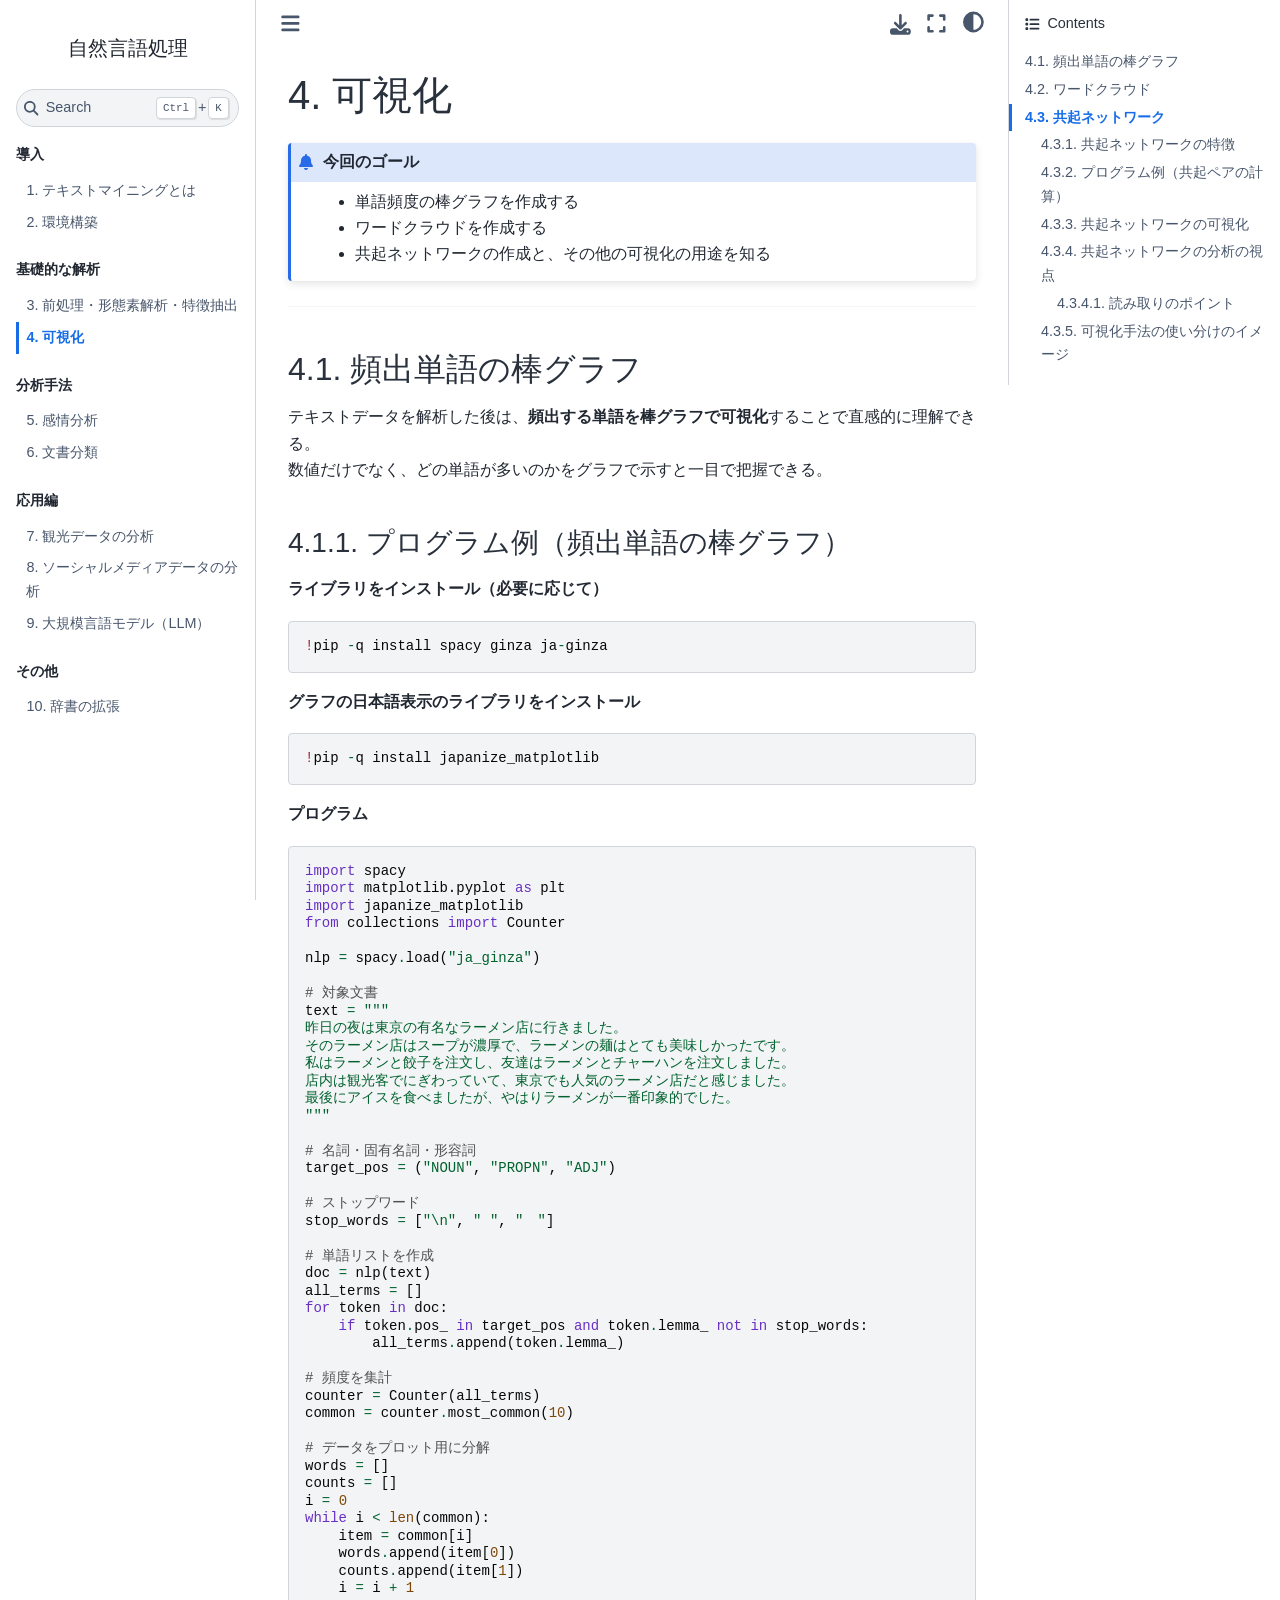
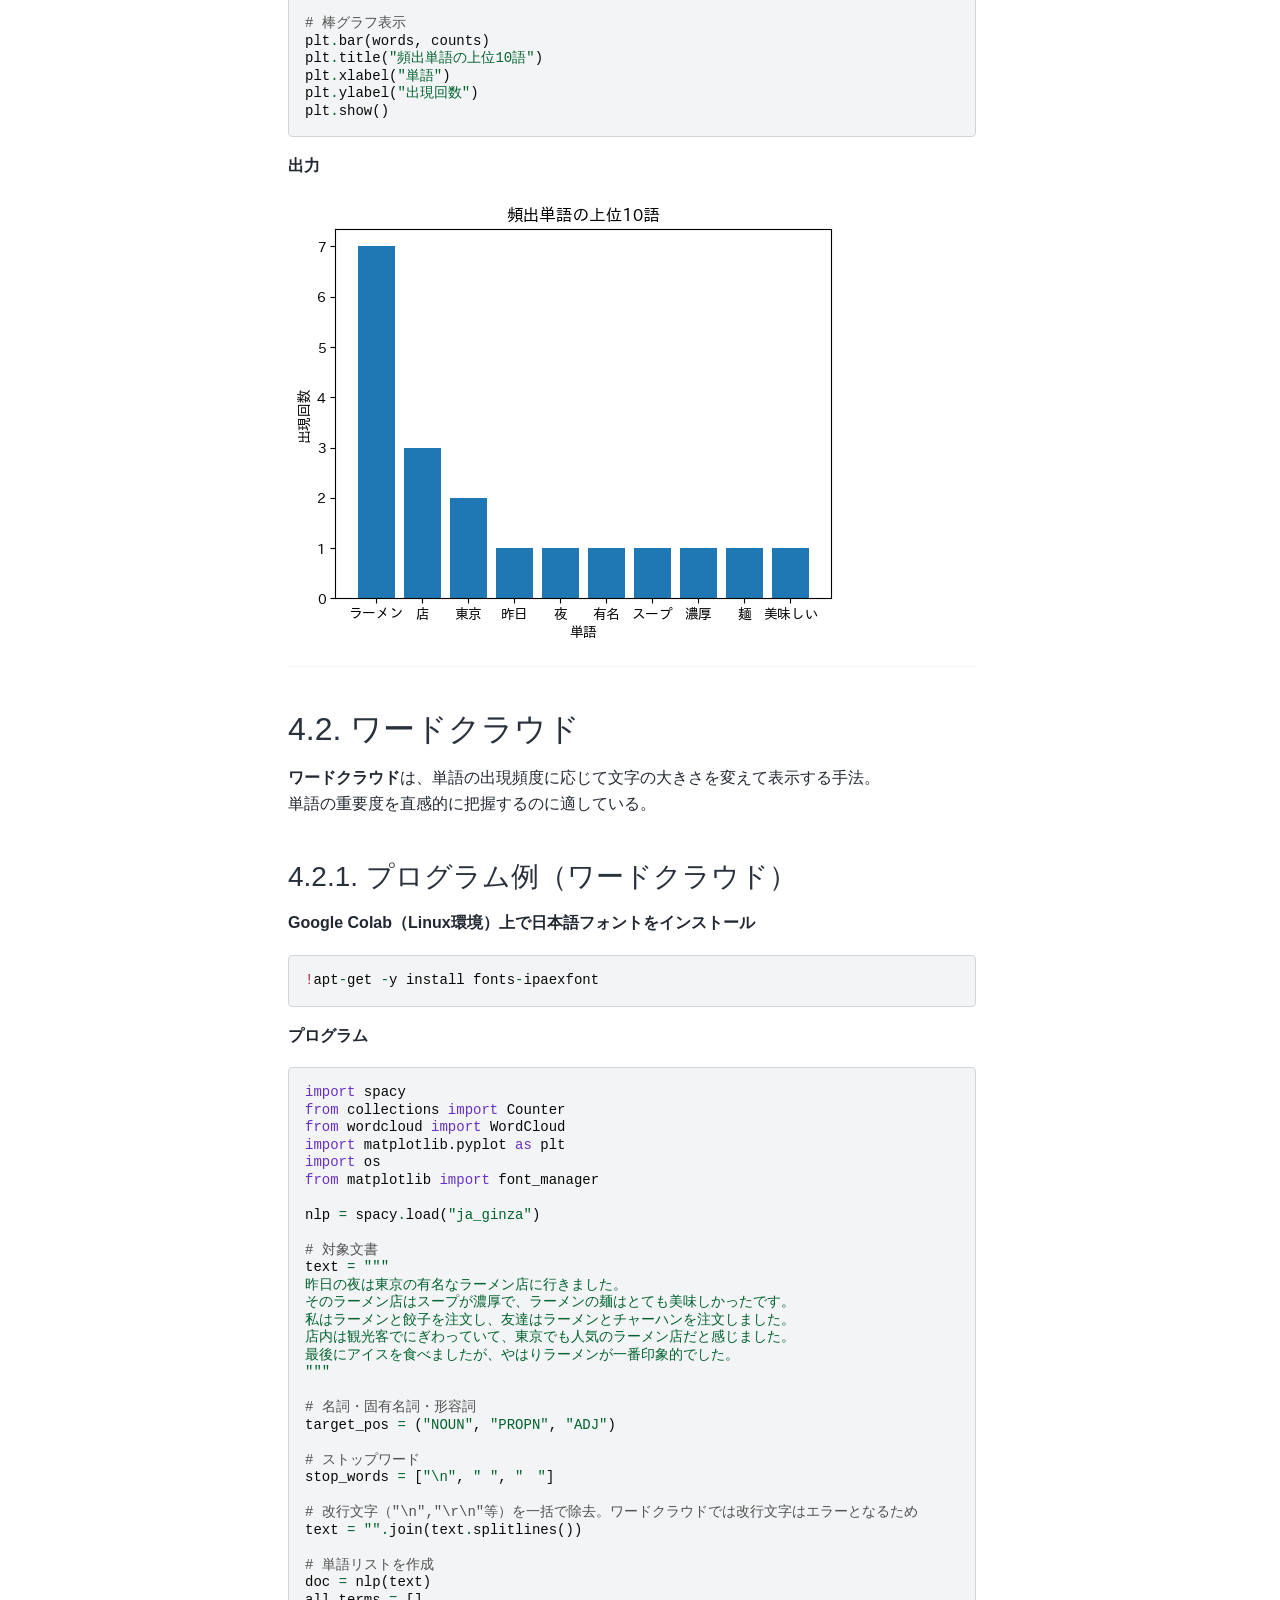
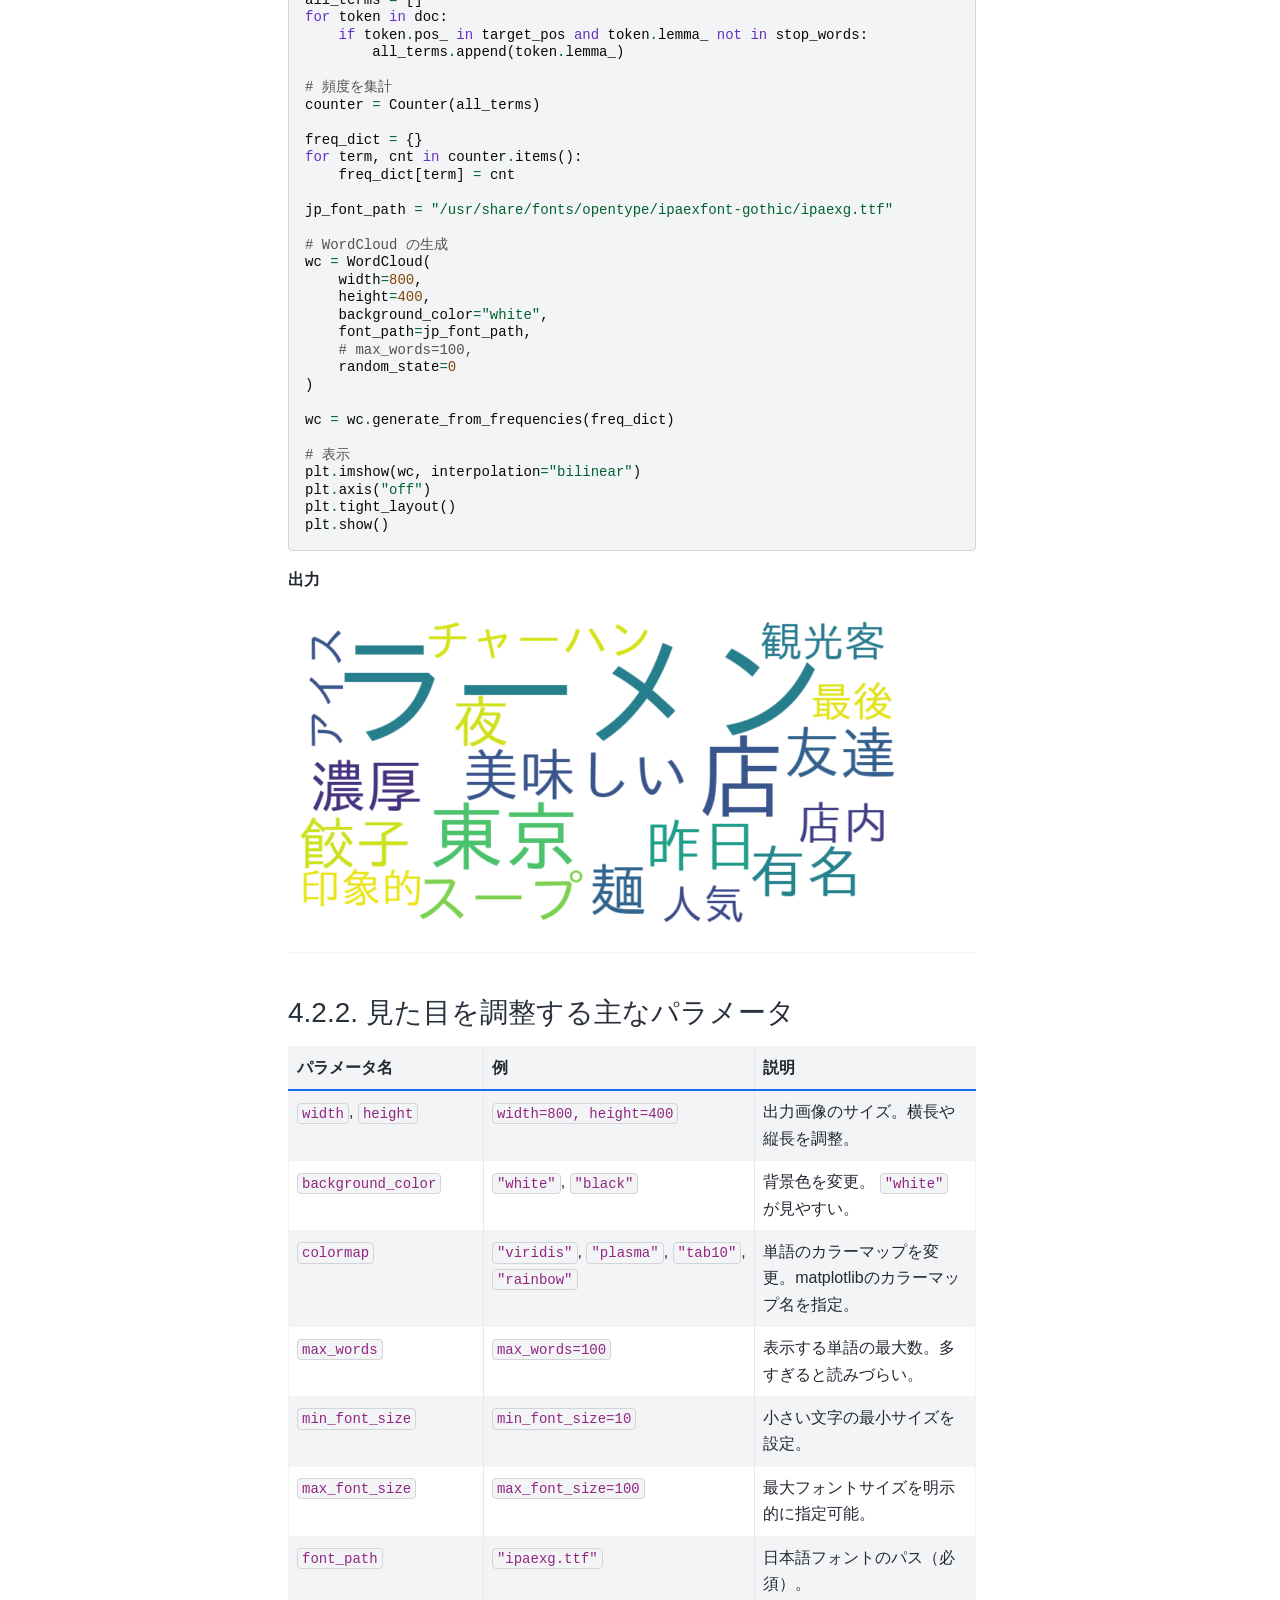
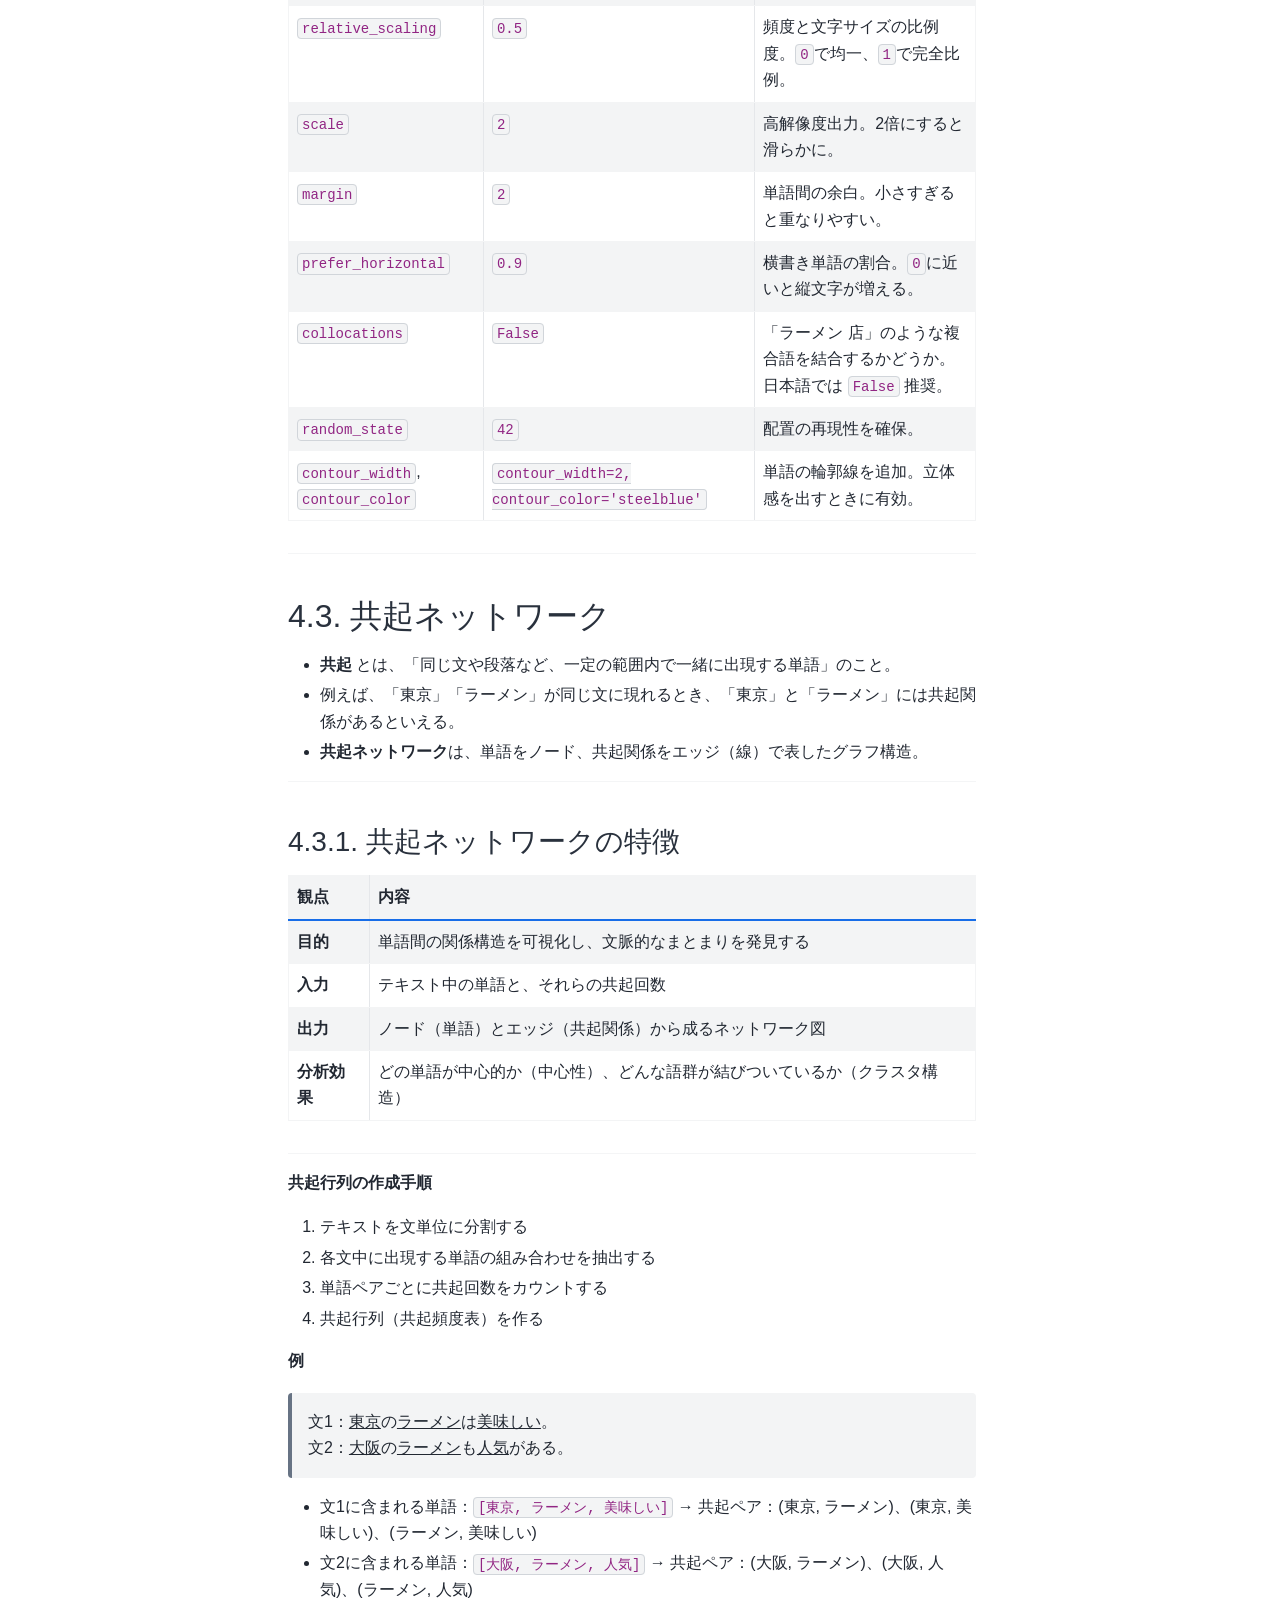
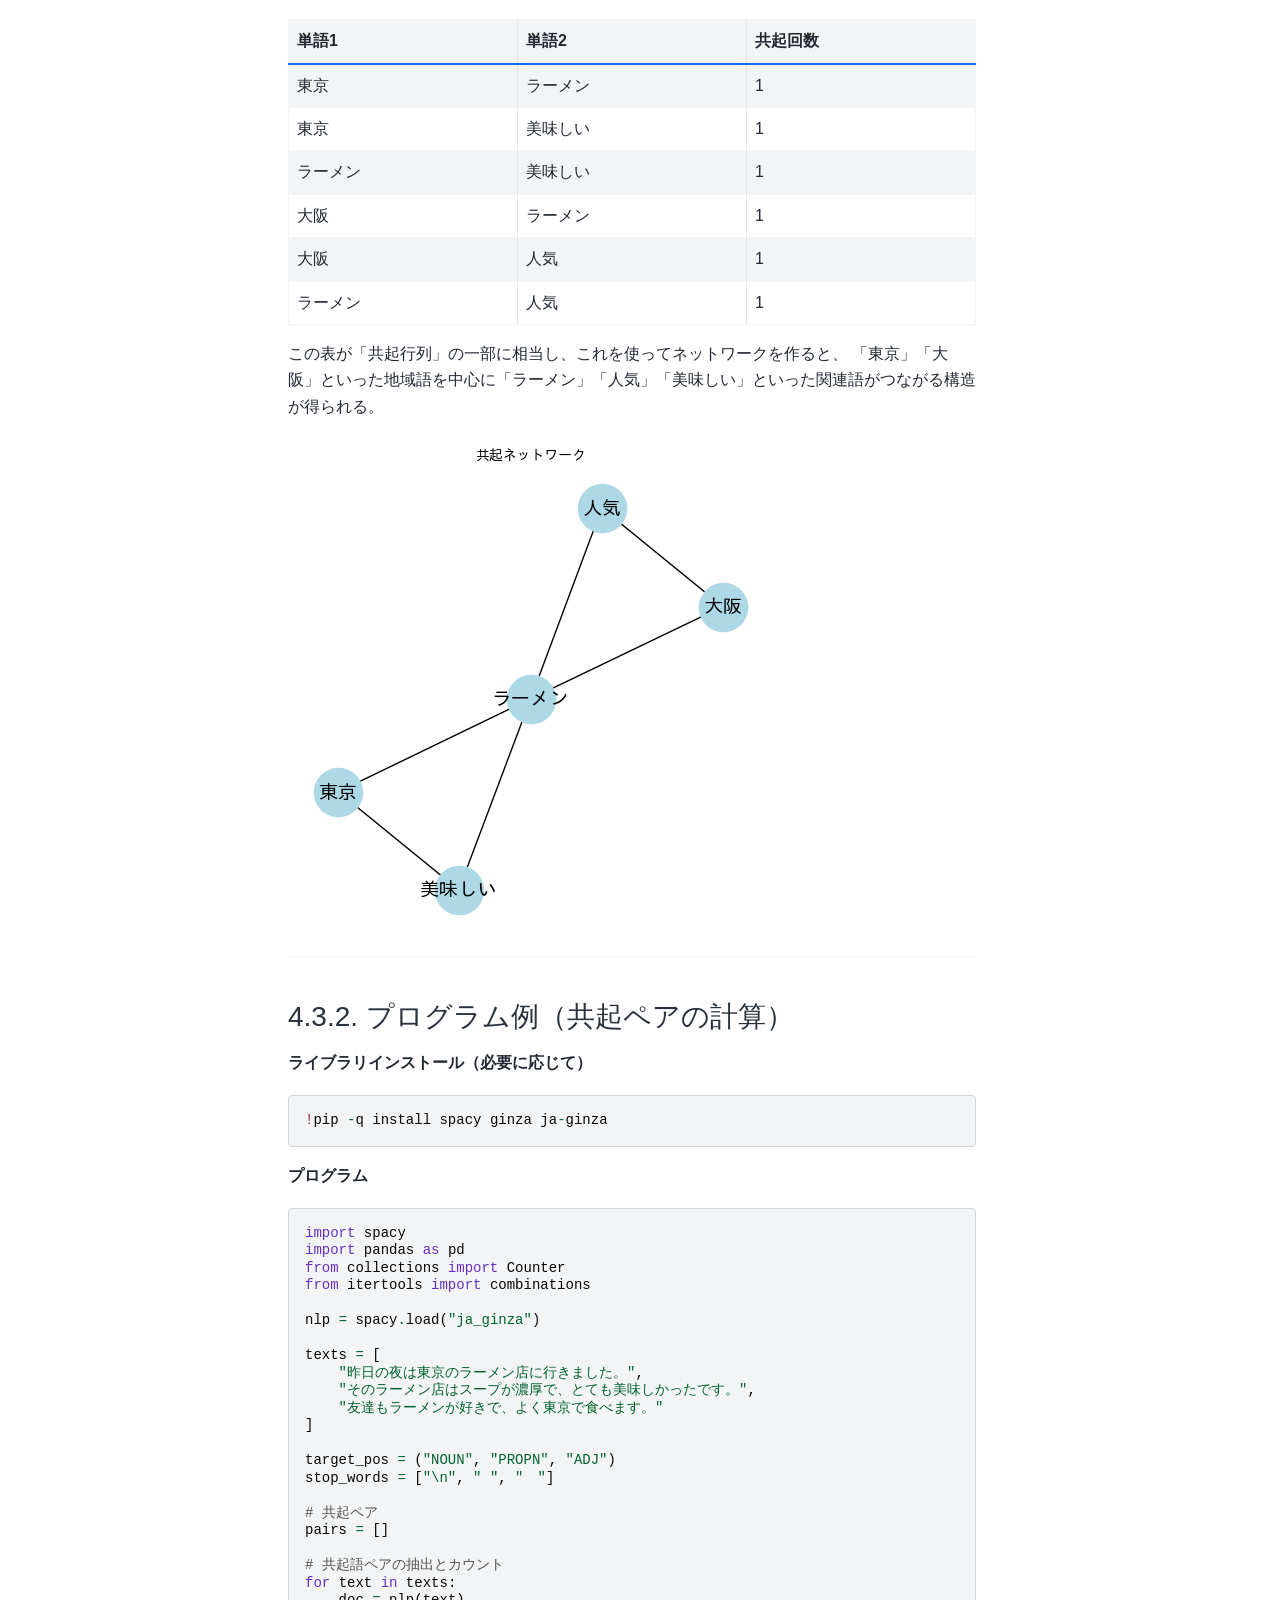
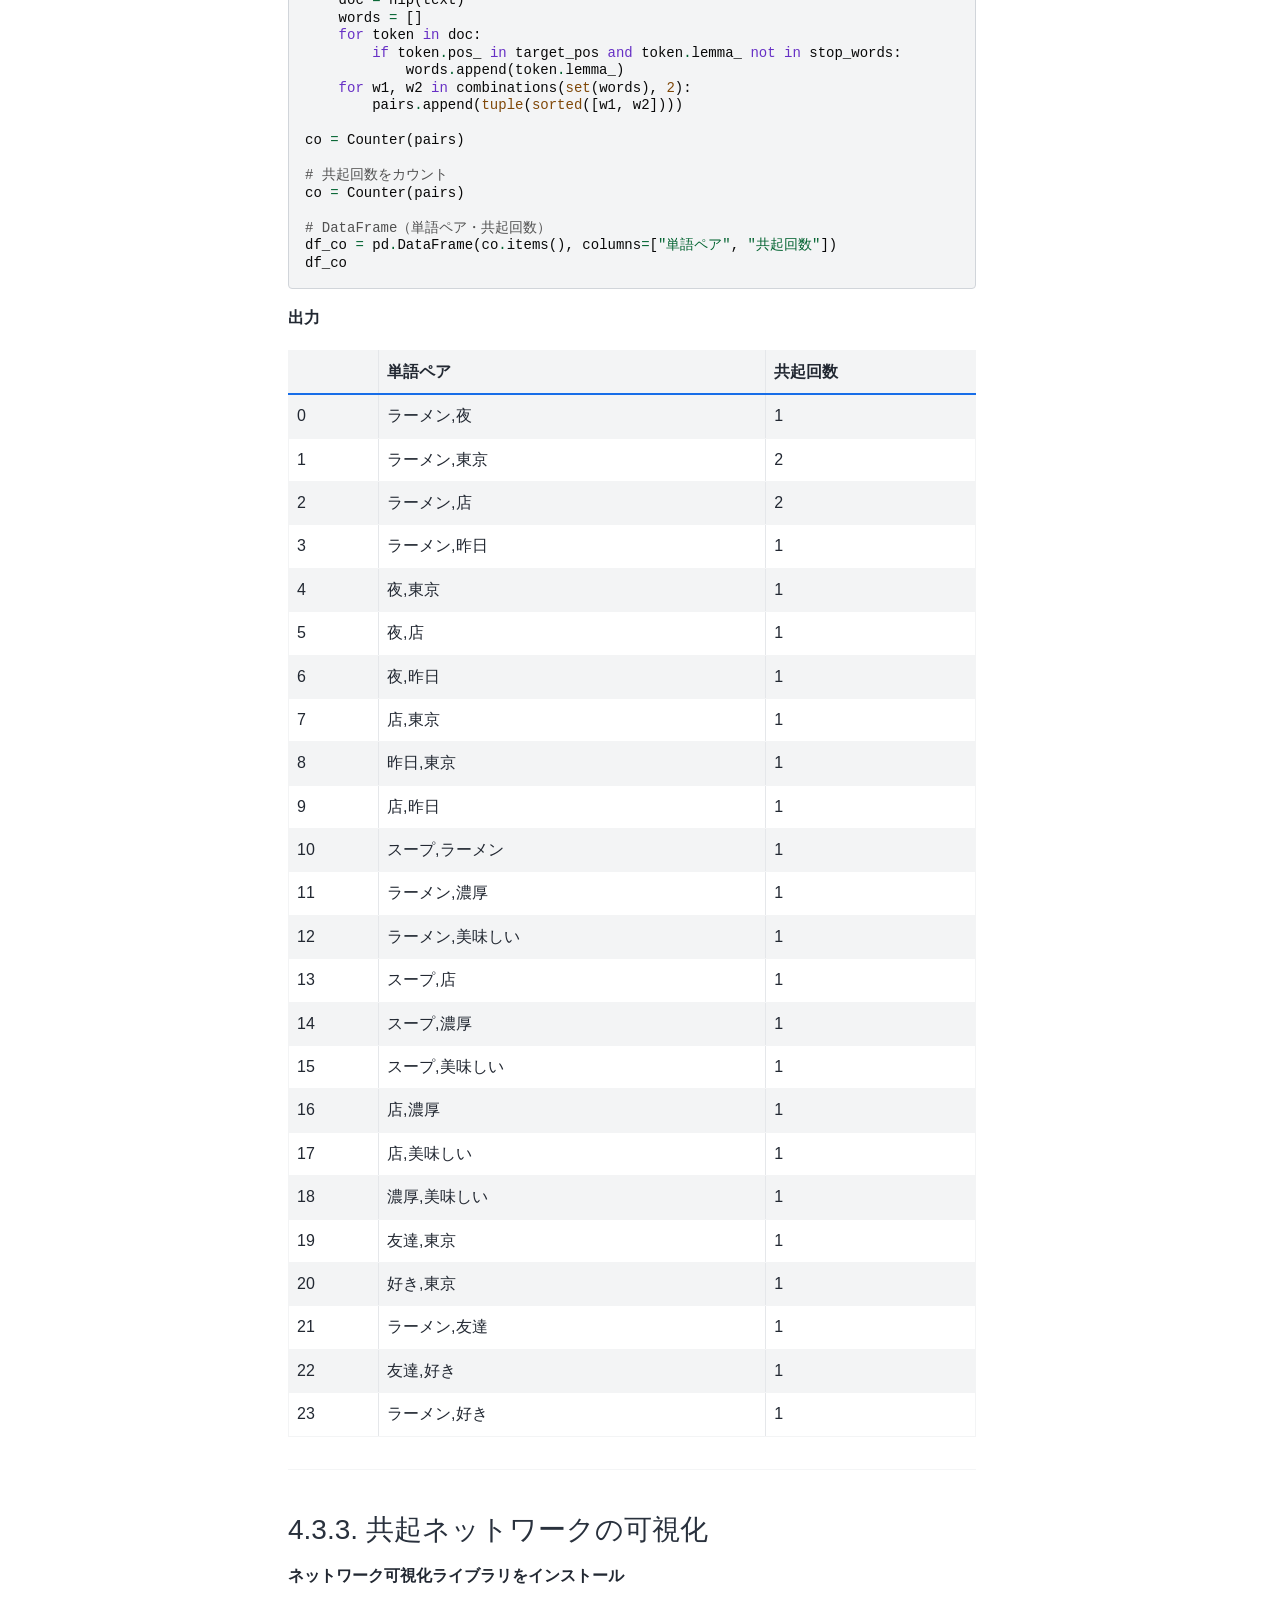
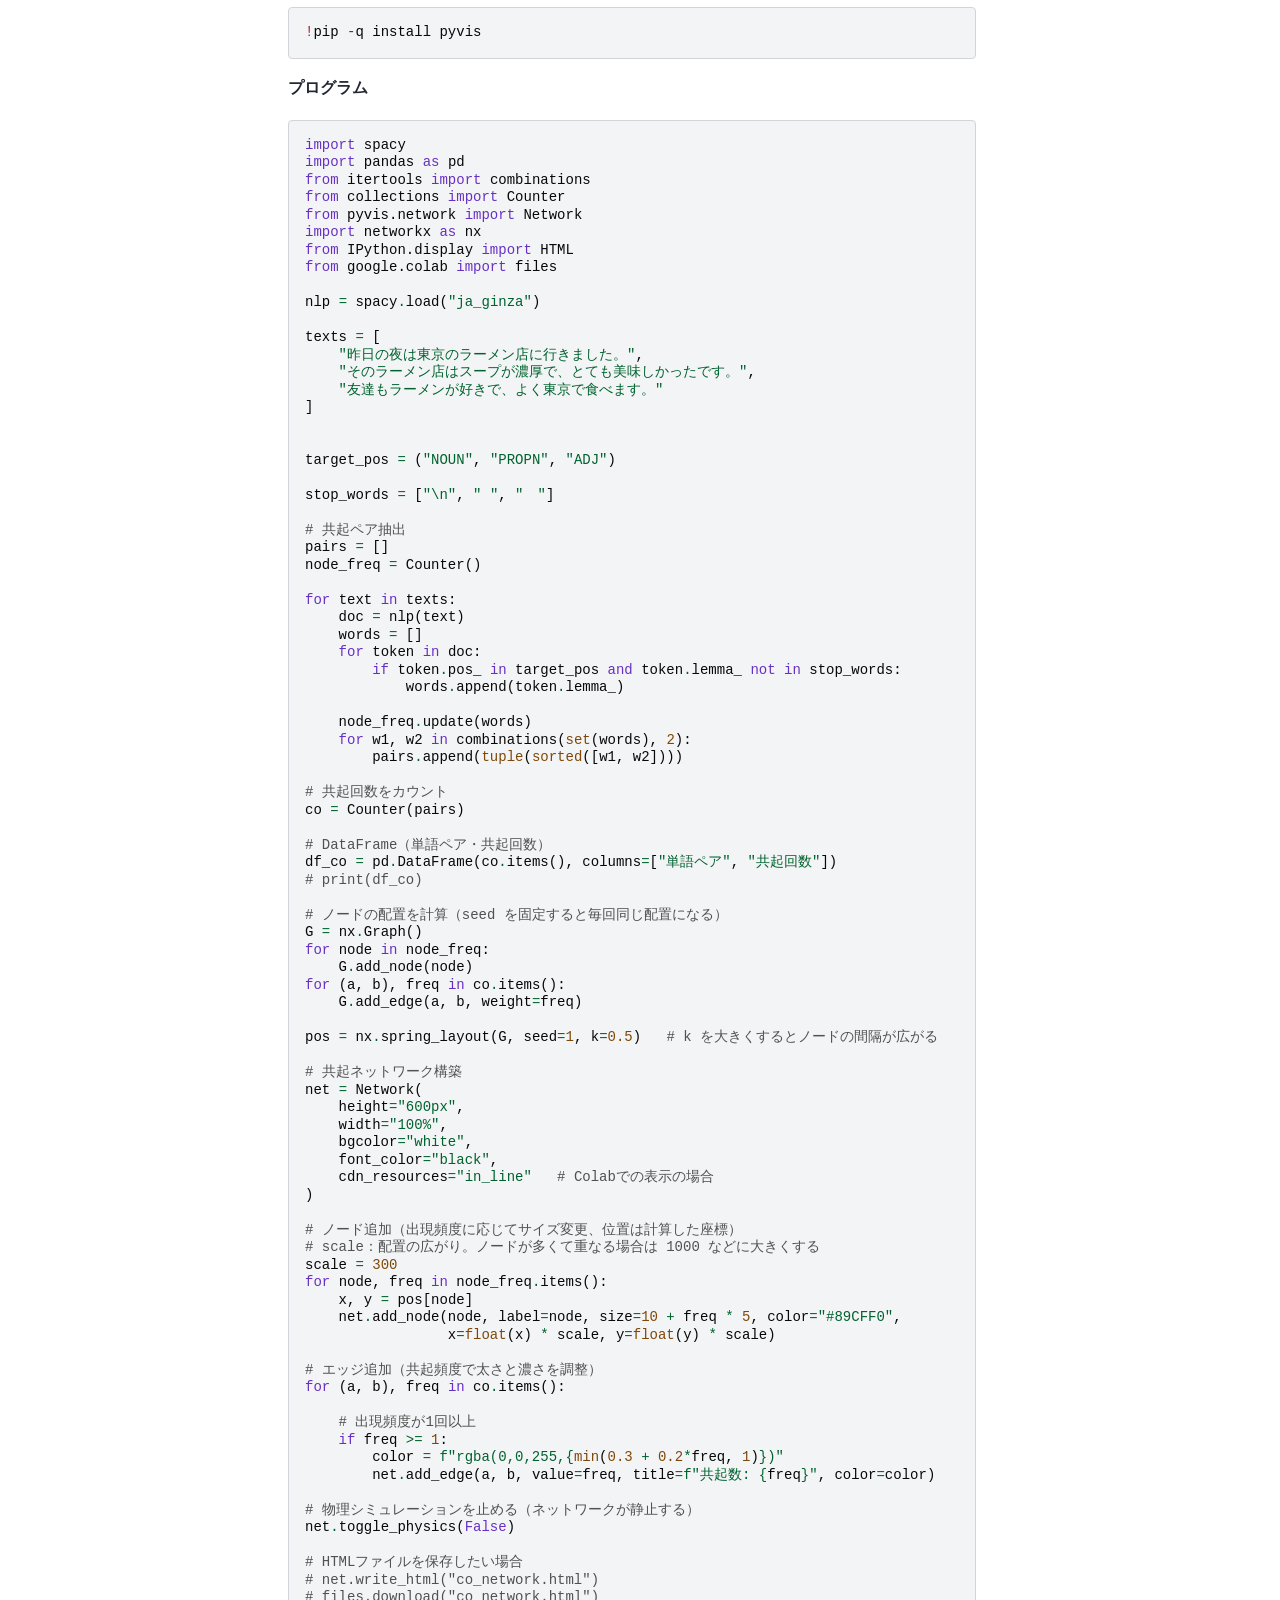
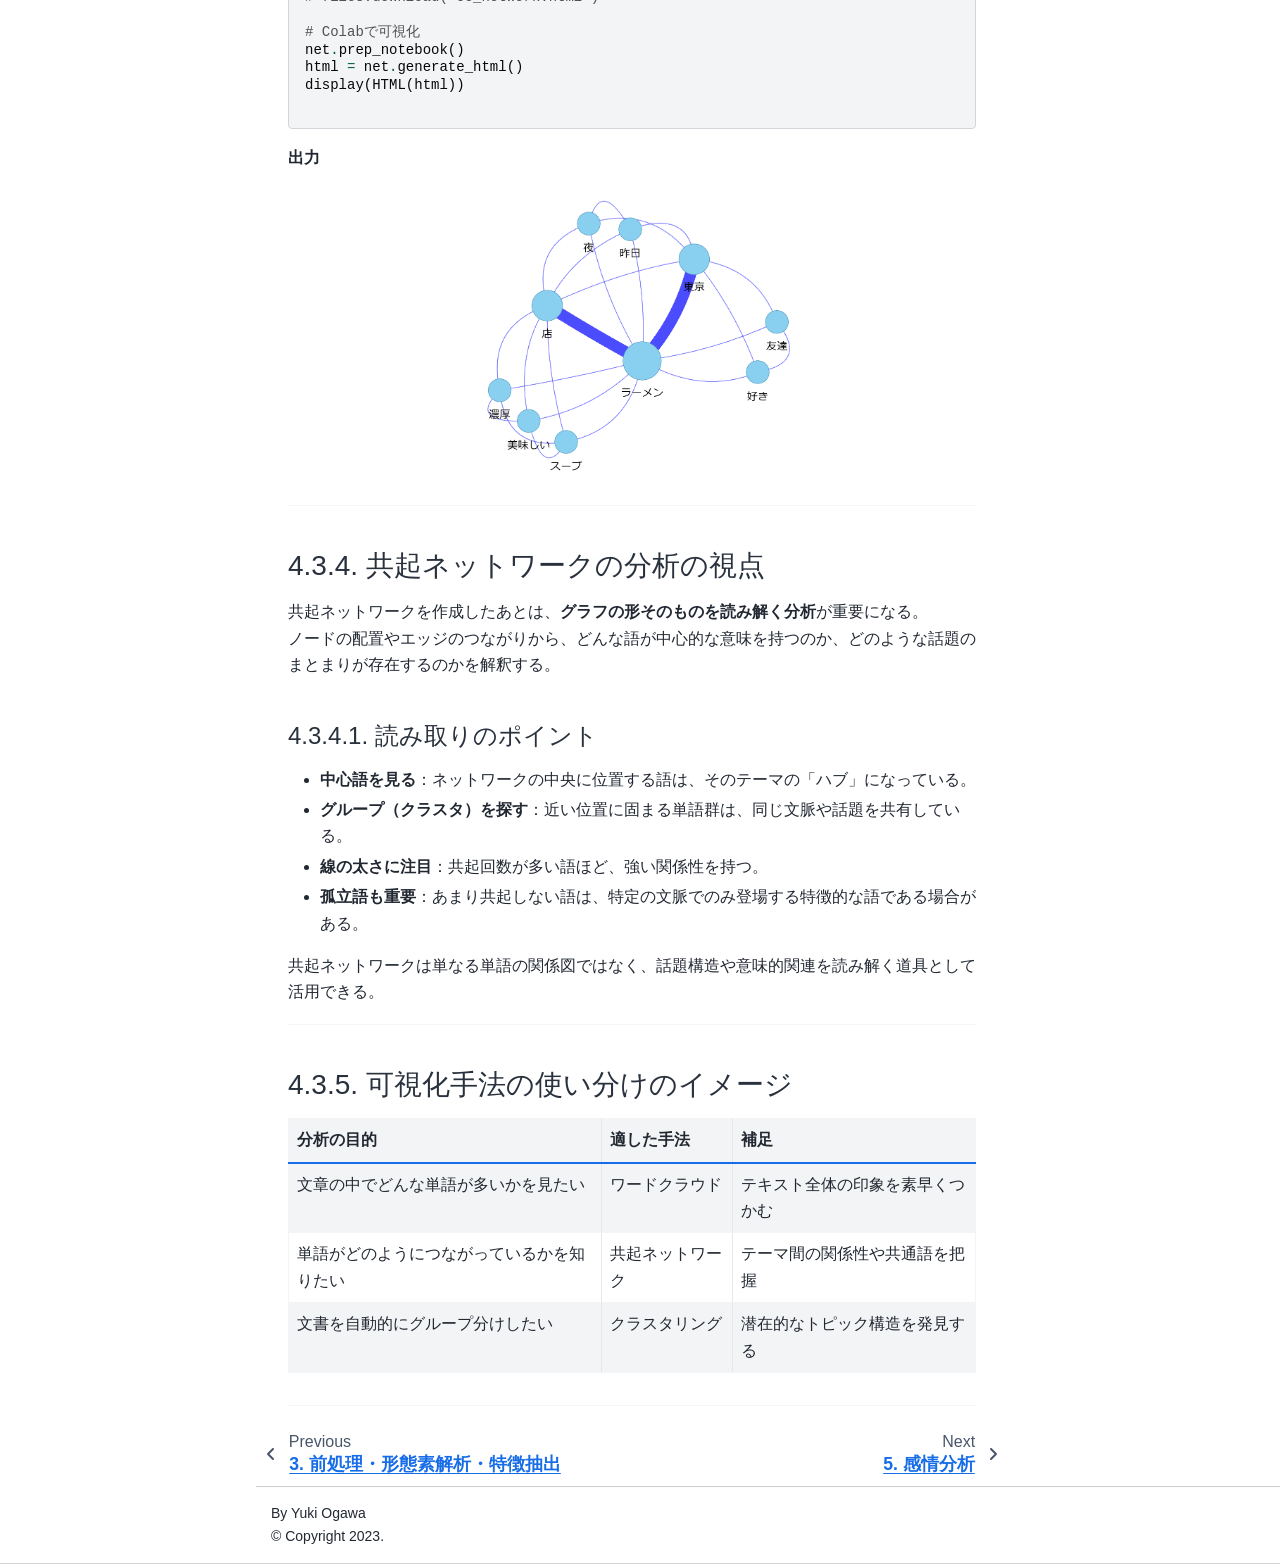
<file: html/03_visualization.html>
<!DOCTYPE html>


<html lang="en" data-content_root="../" >

  <head>
    <meta charset="utf-8" />
    <meta name="viewport" content="width=device-width, initial-scale=1.0" /><meta name="viewport" content="width=device-width, initial-scale=1" />

    <title>4. 可視化 &#8212; 自然言語処理</title>
  
  
  
  <script data-cfasync="false">
    document.documentElement.dataset.mode = localStorage.getItem("mode") || "";
    document.documentElement.dataset.theme = localStorage.getItem("theme") || "";
  </script>
  
  <!-- Loaded before other Sphinx assets -->
  <link href="../_static/styles/theme.css?digest=dfe6caa3a7d634c4db9b" rel="stylesheet" />
<link href="../_static/styles/bootstrap.css?digest=dfe6caa3a7d634c4db9b" rel="stylesheet" />
<link href="../_static/styles/pydata-sphinx-theme.css?digest=dfe6caa3a7d634c4db9b" rel="stylesheet" />

  
  <link href="../_static/vendor/fontawesome/6.5.2/css/all.min.css?digest=dfe6caa3a7d634c4db9b" rel="stylesheet" />
  <link rel="preload" as="font" type="font/woff2" crossorigin href="../_static/vendor/fontawesome/6.5.2/webfonts/fa-solid-900.woff2" />
<link rel="preload" as="font" type="font/woff2" crossorigin href="../_static/vendor/fontawesome/6.5.2/webfonts/fa-brands-400.woff2" />
<link rel="preload" as="font" type="font/woff2" crossorigin href="../_static/vendor/fontawesome/6.5.2/webfonts/fa-regular-400.woff2" />

    <link rel="stylesheet" type="text/css" href="../_static/pygments.css?v=03e43079" />
    <link rel="stylesheet" type="text/css" href="../_static/styles/sphinx-book-theme.css?v=eba8b062" />
    <link rel="stylesheet" type="text/css" href="../_static/togglebutton.css?v=13237357" />
    <link rel="stylesheet" type="text/css" href="../_static/copybutton.css?v=76b2166b" />
    <link rel="stylesheet" type="text/css" href="../_static/mystnb.8ecb98da25f57f5357bf6f572d296f466b2cfe2517ffebfabe82451661e28f02.css?v=6644e6bb" />
    <link rel="stylesheet" type="text/css" href="../_static/sphinx-thebe.css?v=4fa983c6" />
    <link rel="stylesheet" type="text/css" href="../_static/sphinx-design.min.css?v=95c83b7e" />
    <link rel="stylesheet" type="text/css" href="../_static/custom.css?v=ab1aa4ae" />
  
  <!-- Pre-loaded scripts that we'll load fully later -->
  <link rel="preload" as="script" href="../_static/scripts/bootstrap.js?digest=dfe6caa3a7d634c4db9b" />
<link rel="preload" as="script" href="../_static/scripts/pydata-sphinx-theme.js?digest=dfe6caa3a7d634c4db9b" />
  <script src="../_static/vendor/fontawesome/6.5.2/js/all.min.js?digest=dfe6caa3a7d634c4db9b"></script>

    <script src="../_static/documentation_options.js?v=9eb32ce0"></script>
    <script src="../_static/doctools.js?v=9a2dae69"></script>
    <script src="../_static/sphinx_highlight.js?v=dc90522c"></script>
    <script src="../_static/clipboard.min.js?v=a7894cd8"></script>
    <script src="../_static/copybutton.js?v=f281be69"></script>
    <script src="../_static/scripts/sphinx-book-theme.js?v=887ef09a"></script>
    <script>let toggleHintShow = 'Click to show';</script>
    <script>let toggleHintHide = 'Click to hide';</script>
    <script>let toggleOpenOnPrint = 'true';</script>
    <script src="../_static/togglebutton.js?v=4a39c7ea"></script>
    <script>var togglebuttonSelector = '.toggle, .admonition.dropdown';</script>
    <script src="../_static/design-tabs.js?v=f930bc37"></script>
    <script>const THEBE_JS_URL = "https://unpkg.com/thebe@0.8.2/lib/index.js"; const thebe_selector = ".thebe,.cell"; const thebe_selector_input = "pre"; const thebe_selector_output = ".output, .cell_output"</script>
    <script async="async" src="../_static/sphinx-thebe.js?v=c100c467"></script>
    <script>var togglebuttonSelector = '.toggle, .admonition.dropdown';</script>
    <script>const THEBE_JS_URL = "https://unpkg.com/thebe@0.8.2/lib/index.js"; const thebe_selector = ".thebe,.cell"; const thebe_selector_input = "pre"; const thebe_selector_output = ".output, .cell_output"</script>
    <script>DOCUMENTATION_OPTIONS.pagename = 'html/03_visualization';</script>
    <link rel="icon" href="../_static/favicon.ico"/>
    <link rel="index" title="Index" href="../genindex.html" />
    <link rel="search" title="Search" href="../search.html" />
    <link rel="next" title="5. 感情分析" href="04_analysis.html" />
    <link rel="prev" title="3. 前処理・形態素解析・特徴抽出" href="03_basic_analysis.html" />
  <meta name="viewport" content="width=device-width, initial-scale=1"/>
  <meta name="docsearch:language" content="en"/>
  </head>
  
  
  <body data-bs-spy="scroll" data-bs-target=".bd-toc-nav" data-offset="180" data-bs-root-margin="0px 0px -60%" data-default-mode="">

  
  
  <div id="pst-skip-link" class="skip-link d-print-none"><a href="#main-content">Skip to main content</a></div>
  
  <div id="pst-scroll-pixel-helper"></div>
  
  <button type="button" class="btn rounded-pill" id="pst-back-to-top">
    <i class="fa-solid fa-arrow-up"></i>Back to top</button>

  
  <input type="checkbox"
          class="sidebar-toggle"
          id="pst-primary-sidebar-checkbox"/>
  <label class="overlay overlay-primary" for="pst-primary-sidebar-checkbox"></label>
  
  <input type="checkbox"
          class="sidebar-toggle"
          id="pst-secondary-sidebar-checkbox"/>
  <label class="overlay overlay-secondary" for="pst-secondary-sidebar-checkbox"></label>
  
  <div class="search-button__wrapper">
    <div class="search-button__overlay"></div>
    <div class="search-button__search-container">
<form class="bd-search d-flex align-items-center"
      action="../search.html"
      method="get">
  <i class="fa-solid fa-magnifying-glass"></i>
  <input type="search"
         class="form-control"
         name="q"
         id="search-input"
         placeholder="Search..."
         aria-label="Search..."
         autocomplete="off"
         autocorrect="off"
         autocapitalize="off"
         spellcheck="false"/>
  <span class="search-button__kbd-shortcut"><kbd class="kbd-shortcut__modifier">Ctrl</kbd>+<kbd>K</kbd></span>
</form></div>
  </div>

  <div class="pst-async-banner-revealer d-none">
  <aside id="bd-header-version-warning" class="d-none d-print-none" aria-label="Version warning"></aside>
</div>

  
    <header class="bd-header navbar navbar-expand-lg bd-navbar d-print-none">
    </header>
  

  <div class="bd-container">
    <div class="bd-container__inner bd-page-width">
      
      
      
      <div class="bd-sidebar-primary bd-sidebar">
        

  
  <div class="sidebar-header-items sidebar-primary__section">
    
    
    
    
  </div>
  
    <div class="sidebar-primary-items__start sidebar-primary__section">
        <div class="sidebar-primary-item">

  
    
  

<a class="navbar-brand logo" href="00_top.html">
  
  
  
  
  
  
    <p class="title logo__title">自然言語処理</p>
  
</a></div>
        <div class="sidebar-primary-item">

 <script>
 document.write(`
   <button class="btn search-button-field search-button__button" title="Search" aria-label="Search" data-bs-placement="bottom" data-bs-toggle="tooltip">
    <i class="fa-solid fa-magnifying-glass"></i>
    <span class="search-button__default-text">Search</span>
    <span class="search-button__kbd-shortcut"><kbd class="kbd-shortcut__modifier">Ctrl</kbd>+<kbd class="kbd-shortcut__modifier">K</kbd></span>
   </button>
 `);
 </script></div>
        <div class="sidebar-primary-item"><nav class="bd-links bd-docs-nav" aria-label="Main">
    <div class="bd-toc-item navbar-nav active">
        <p aria-level="2" class="caption" role="heading"><span class="caption-text">導入</span></p>
<ul class="nav bd-sidenav">
<li class="toctree-l1"><a class="reference internal" href="01_intro.html">1. テキストマイニングとは</a></li>
<li class="toctree-l1"><a class="reference internal" href="02_deploy.html">2. 環境構築</a></li>
</ul>
<p aria-level="2" class="caption" role="heading"><span class="caption-text">基礎的な解析</span></p>
<ul class="current nav bd-sidenav">
<li class="toctree-l1"><a class="reference internal" href="03_basic_analysis.html">3. 前処理・形態素解析・特徴抽出</a></li>
<li class="toctree-l1 current active"><a class="current reference internal" href="#">4. 可視化</a></li>
</ul>
<p aria-level="2" class="caption" role="heading"><span class="caption-text">分析手法</span></p>
<ul class="nav bd-sidenav">
<li class="toctree-l1"><a class="reference internal" href="04_analysis.html">5. 感情分析</a></li>
<li class="toctree-l1"><a class="reference internal" href="05_clustering.html">6. 文書分類</a></li>
</ul>
<p aria-level="2" class="caption" role="heading"><span class="caption-text">応用編</span></p>
<ul class="nav bd-sidenav">
<li class="toctree-l1"><a class="reference internal" href="10_sightseeing.html">7. 観光データの分析</a></li>
<li class="toctree-l1"><a class="reference internal" href="20_youtube.html">8. ソーシャルメディアデータの分析</a></li>
<li class="toctree-l1"><a class="reference internal" href="30_llm.html">9. 大規模言語モデル（LLM）</a></li>
</ul>
<p aria-level="2" class="caption" role="heading"><span class="caption-text">その他</span></p>
<ul class="nav bd-sidenav">
<li class="toctree-l1"><a class="reference internal" href="99_dictionary.html">10. 辞書の拡張</a></li>
</ul>

    </div>
</nav></div>
    </div>
  
  
  <div class="sidebar-primary-items__end sidebar-primary__section">
  </div>
  
  <div id="rtd-footer-container"></div>


      </div>
      
      <main id="main-content" class="bd-main" role="main">
        
        

<div class="sbt-scroll-pixel-helper"></div>

          <div class="bd-content">
            <div class="bd-article-container">
              
              <div class="bd-header-article d-print-none">
<div class="header-article-items header-article__inner">
  
    <div class="header-article-items__start">
      
        <div class="header-article-item"><button class="sidebar-toggle primary-toggle btn btn-sm" title="Toggle primary sidebar" data-bs-placement="bottom" data-bs-toggle="tooltip">
  <span class="fa-solid fa-bars"></span>
</button></div>
      
    </div>
  
  
    <div class="header-article-items__end">
      
        <div class="header-article-item">

<div class="article-header-buttons">





<div class="dropdown dropdown-download-buttons">
  <button class="btn dropdown-toggle" type="button" data-bs-toggle="dropdown" aria-expanded="false" aria-label="Download this page">
    <i class="fas fa-download"></i>
  </button>
  <ul class="dropdown-menu">
      
      
      
      <li><a href="../_sources/html/03_visualization.md" target="_blank"
   class="btn btn-sm btn-download-source-button dropdown-item"
   title="Download source file"
   data-bs-placement="left" data-bs-toggle="tooltip"
>
  

<span class="btn__icon-container">
  <i class="fas fa-file"></i>
  </span>
<span class="btn__text-container">.md</span>
</a>
</li>
      
      
      
      
      <li>
<button onclick="window.print()"
  class="btn btn-sm btn-download-pdf-button dropdown-item"
  title="Print to PDF"
  data-bs-placement="left" data-bs-toggle="tooltip"
>
  

<span class="btn__icon-container">
  <i class="fas fa-file-pdf"></i>
  </span>
<span class="btn__text-container">.pdf</span>
</button>
</li>
      
  </ul>
</div>




<button onclick="toggleFullScreen()"
  class="btn btn-sm btn-fullscreen-button"
  title="Fullscreen mode"
  data-bs-placement="bottom" data-bs-toggle="tooltip"
>
  

<span class="btn__icon-container">
  <i class="fas fa-expand"></i>
  </span>

</button>



<script>
document.write(`
  <button class="btn btn-sm nav-link pst-navbar-icon theme-switch-button" title="light/dark" aria-label="light/dark" data-bs-placement="bottom" data-bs-toggle="tooltip">
    <i class="theme-switch fa-solid fa-sun fa-lg" data-mode="light"></i>
    <i class="theme-switch fa-solid fa-moon fa-lg" data-mode="dark"></i>
    <i class="theme-switch fa-solid fa-circle-half-stroke fa-lg" data-mode="auto"></i>
  </button>
`);
</script>


<script>
document.write(`
  <button class="btn btn-sm pst-navbar-icon search-button search-button__button" title="Search" aria-label="Search" data-bs-placement="bottom" data-bs-toggle="tooltip">
    <i class="fa-solid fa-magnifying-glass fa-lg"></i>
  </button>
`);
</script>
<button class="sidebar-toggle secondary-toggle btn btn-sm" title="Toggle secondary sidebar" data-bs-placement="bottom" data-bs-toggle="tooltip">
    <span class="fa-solid fa-list"></span>
</button>
</div></div>
      
    </div>
  
</div>
</div>
              
              

<div id="jb-print-docs-body" class="onlyprint">
    <h1>可視化</h1>
    <!-- Table of contents -->
    <div id="print-main-content">
        <div id="jb-print-toc">
            
            <div>
                <h2> Contents </h2>
            </div>
            <nav aria-label="Page">
                <ul class="visible nav section-nav flex-column">
<li class="toc-h2 nav-item toc-entry"><a class="reference internal nav-link" href="#id2">4.1. 頻出単語の棒グラフ</a><ul class="nav section-nav flex-column">
<li class="toc-h3 nav-item toc-entry"><a class="reference internal nav-link" href="#id3">4.1.1. プログラム例（頻出単語の棒グラフ）</a></li>
</ul>
</li>
<li class="toc-h2 nav-item toc-entry"><a class="reference internal nav-link" href="#id4">4.2. ワードクラウド</a><ul class="nav section-nav flex-column">
<li class="toc-h3 nav-item toc-entry"><a class="reference internal nav-link" href="#id5">4.2.1. プログラム例（ワードクラウド）</a></li>
<li class="toc-h3 nav-item toc-entry"><a class="reference internal nav-link" href="#id6">4.2.2. 見た目を調整する主なパラメータ</a></li>
</ul>
</li>
<li class="toc-h2 nav-item toc-entry"><a class="reference internal nav-link" href="#id7">4.3. 共起ネットワーク</a><ul class="nav section-nav flex-column">
<li class="toc-h3 nav-item toc-entry"><a class="reference internal nav-link" href="#id8">4.3.1. 共起ネットワークの特徴</a></li>
<li class="toc-h3 nav-item toc-entry"><a class="reference internal nav-link" href="#id9">4.3.2. プログラム例（共起ペアの計算）</a></li>
<li class="toc-h3 nav-item toc-entry"><a class="reference internal nav-link" href="#id10">4.3.3. 共起ネットワークの可視化</a></li>
<li class="toc-h3 nav-item toc-entry"><a class="reference internal nav-link" href="#id11">4.3.4. 共起ネットワークの分析の視点</a><ul class="nav section-nav flex-column">
<li class="toc-h4 nav-item toc-entry"><a class="reference internal nav-link" href="#id12">4.3.4.1. 読み取りのポイント</a></li>
</ul>
</li>
<li class="toc-h3 nav-item toc-entry"><a class="reference internal nav-link" href="#id13">4.3.5. 可視化手法の使い分けのイメージ</a></li>
</ul>
</li>
</ul>
            </nav>
        </div>
    </div>
</div>

              
                
<div id="searchbox"></div>
                <article class="bd-article">
                  
  <section class="tex2jax_ignore mathjax_ignore" id="id1">
<h1><span class="section-number">4. </span>可視化<a class="headerlink" href="#id1" title="Link to this heading">#</a></h1>
<div class="admonition- admonition">
<p class="admonition-title">今回のゴール</p>
<ul class="simple">
<li><p>単語頻度の棒グラフを作成する</p></li>
<li><p>ワードクラウドを作成する</p></li>
<li><p>共起ネットワークの作成と、その他の可視化の用途を知る</p></li>
</ul>
</div>
<hr class="docutils" />
<section id="id2">
<h2><span class="section-number">4.1. </span>頻出単語の棒グラフ<a class="headerlink" href="#id2" title="Link to this heading">#</a></h2>
<p>テキストデータを解析した後は、<strong>頻出する単語を棒グラフで可視化</strong>することで直感的に理解できる。<br />
数値だけでなく、どの単語が多いのかをグラフで示すと一目で把握できる。</p>
<section id="id3">
<h3><span class="section-number">4.1.1. </span>プログラム例（頻出単語の棒グラフ）<a class="headerlink" href="#id3" title="Link to this heading">#</a></h3>
<p><strong>ライブラリをインストール（必要に応じて）</strong></p>
<div class="highlight-python notranslate"><div class="highlight"><pre><span></span><span class="err">!</span><span class="n">pip</span> <span class="o">-</span><span class="n">q</span> <span class="n">install</span> <span class="n">spacy</span> <span class="n">ginza</span> <span class="n">ja</span><span class="o">-</span><span class="n">ginza</span>
</pre></div>
</div>
<p><strong>グラフの日本語表示のライブラリをインストール</strong></p>
<div class="highlight-python notranslate"><div class="highlight"><pre><span></span><span class="err">!</span><span class="n">pip</span> <span class="o">-</span><span class="n">q</span> <span class="n">install</span> <span class="n">japanize_matplotlib</span>
</pre></div>
</div>
<p><strong>プログラム</strong></p>
<div class="highlight-python notranslate"><div class="highlight"><pre><span></span><span class="kn">import</span><span class="w"> </span><span class="nn">spacy</span>
<span class="kn">import</span><span class="w"> </span><span class="nn">matplotlib.pyplot</span><span class="w"> </span><span class="k">as</span><span class="w"> </span><span class="nn">plt</span>
<span class="kn">import</span><span class="w"> </span><span class="nn">japanize_matplotlib</span>
<span class="kn">from</span><span class="w"> </span><span class="nn">collections</span><span class="w"> </span><span class="kn">import</span> <span class="n">Counter</span>

<span class="n">nlp</span> <span class="o">=</span> <span class="n">spacy</span><span class="o">.</span><span class="n">load</span><span class="p">(</span><span class="s2">&quot;ja_ginza&quot;</span><span class="p">)</span>

<span class="c1"># 対象文書</span>
<span class="n">text</span> <span class="o">=</span> <span class="s2">&quot;&quot;&quot;</span>
<span class="s2">昨日の夜は東京の有名なラーメン店に行きました。</span>
<span class="s2">そのラーメン店はスープが濃厚で、ラーメンの麺はとても美味しかったです。</span>
<span class="s2">私はラーメンと餃子を注文し、友達はラーメンとチャーハンを注文しました。</span>
<span class="s2">店内は観光客でにぎわっていて、東京でも人気のラーメン店だと感じました。</span>
<span class="s2">最後にアイスを食べましたが、やはりラーメンが一番印象的でした。</span>
<span class="s2">&quot;&quot;&quot;</span>

<span class="c1"># 名詞・固有名詞・形容詞</span>
<span class="n">target_pos</span> <span class="o">=</span> <span class="p">(</span><span class="s2">&quot;NOUN&quot;</span><span class="p">,</span> <span class="s2">&quot;PROPN&quot;</span><span class="p">,</span> <span class="s2">&quot;ADJ&quot;</span><span class="p">)</span>

<span class="c1"># ストップワード</span>
<span class="n">stop_words</span> <span class="o">=</span> <span class="p">[</span><span class="s2">&quot;</span><span class="se">\n</span><span class="s2">&quot;</span><span class="p">,</span> <span class="s2">&quot; &quot;</span><span class="p">,</span> <span class="s2">&quot;　&quot;</span><span class="p">]</span>

<span class="c1"># 単語リストを作成</span>
<span class="n">doc</span> <span class="o">=</span> <span class="n">nlp</span><span class="p">(</span><span class="n">text</span><span class="p">)</span>
<span class="n">all_terms</span> <span class="o">=</span> <span class="p">[]</span>
<span class="k">for</span> <span class="n">token</span> <span class="ow">in</span> <span class="n">doc</span><span class="p">:</span>
    <span class="k">if</span> <span class="n">token</span><span class="o">.</span><span class="n">pos_</span> <span class="ow">in</span> <span class="n">target_pos</span> <span class="ow">and</span> <span class="n">token</span><span class="o">.</span><span class="n">lemma_</span> <span class="ow">not</span> <span class="ow">in</span> <span class="n">stop_words</span><span class="p">:</span>
        <span class="n">all_terms</span><span class="o">.</span><span class="n">append</span><span class="p">(</span><span class="n">token</span><span class="o">.</span><span class="n">lemma_</span><span class="p">)</span>

<span class="c1"># 頻度を集計</span>
<span class="n">counter</span> <span class="o">=</span> <span class="n">Counter</span><span class="p">(</span><span class="n">all_terms</span><span class="p">)</span>
<span class="n">common</span> <span class="o">=</span> <span class="n">counter</span><span class="o">.</span><span class="n">most_common</span><span class="p">(</span><span class="mi">10</span><span class="p">)</span>

<span class="c1"># データをプロット用に分解</span>
<span class="n">words</span> <span class="o">=</span> <span class="p">[]</span>
<span class="n">counts</span> <span class="o">=</span> <span class="p">[]</span>
<span class="n">i</span> <span class="o">=</span> <span class="mi">0</span>
<span class="k">while</span> <span class="n">i</span> <span class="o">&lt;</span> <span class="nb">len</span><span class="p">(</span><span class="n">common</span><span class="p">):</span>
    <span class="n">item</span> <span class="o">=</span> <span class="n">common</span><span class="p">[</span><span class="n">i</span><span class="p">]</span>
    <span class="n">words</span><span class="o">.</span><span class="n">append</span><span class="p">(</span><span class="n">item</span><span class="p">[</span><span class="mi">0</span><span class="p">])</span>
    <span class="n">counts</span><span class="o">.</span><span class="n">append</span><span class="p">(</span><span class="n">item</span><span class="p">[</span><span class="mi">1</span><span class="p">])</span>
    <span class="n">i</span> <span class="o">=</span> <span class="n">i</span> <span class="o">+</span> <span class="mi">1</span>

<span class="c1"># 棒グラフ表示</span>
<span class="n">plt</span><span class="o">.</span><span class="n">bar</span><span class="p">(</span><span class="n">words</span><span class="p">,</span> <span class="n">counts</span><span class="p">)</span>
<span class="n">plt</span><span class="o">.</span><span class="n">title</span><span class="p">(</span><span class="s2">&quot;頻出単語の上位10語&quot;</span><span class="p">)</span>
<span class="n">plt</span><span class="o">.</span><span class="n">xlabel</span><span class="p">(</span><span class="s2">&quot;単語&quot;</span><span class="p">)</span>
<span class="n">plt</span><span class="o">.</span><span class="n">ylabel</span><span class="p">(</span><span class="s2">&quot;出現回数&quot;</span><span class="p">)</span>
<span class="n">plt</span><span class="o">.</span><span class="n">show</span><span class="p">()</span>
</pre></div>
</div>
<p><strong>出力</strong></p>
<img alt="../_images/out-basic_analysis-bar.png" src="../_images/out-basic_analysis-bar.png" />
</section>
</section>
<hr class="docutils" />
<section id="id4">
<h2><span class="section-number">4.2. </span>ワードクラウド<a class="headerlink" href="#id4" title="Link to this heading">#</a></h2>
<p><strong>ワードクラウド</strong>は、単語の出現頻度に応じて文字の大きさを変えて表示する手法。<br />
単語の重要度を直感的に把握するのに適している。</p>
<section id="id5">
<h3><span class="section-number">4.2.1. </span>プログラム例（ワードクラウド）<a class="headerlink" href="#id5" title="Link to this heading">#</a></h3>
<p><strong>Google Colab（Linux環境）上で日本語フォントをインストール</strong></p>
<div class="highlight-python notranslate"><div class="highlight"><pre><span></span><span class="err">!</span><span class="n">apt</span><span class="o">-</span><span class="n">get</span> <span class="o">-</span><span class="n">y</span> <span class="n">install</span> <span class="n">fonts</span><span class="o">-</span><span class="n">ipaexfont</span>
</pre></div>
</div>
<p><strong>プログラム</strong></p>
<div class="highlight-python notranslate"><div class="highlight"><pre><span></span><span class="kn">import</span><span class="w"> </span><span class="nn">spacy</span>
<span class="kn">from</span><span class="w"> </span><span class="nn">collections</span><span class="w"> </span><span class="kn">import</span> <span class="n">Counter</span>
<span class="kn">from</span><span class="w"> </span><span class="nn">wordcloud</span><span class="w"> </span><span class="kn">import</span> <span class="n">WordCloud</span>
<span class="kn">import</span><span class="w"> </span><span class="nn">matplotlib.pyplot</span><span class="w"> </span><span class="k">as</span><span class="w"> </span><span class="nn">plt</span>
<span class="kn">import</span><span class="w"> </span><span class="nn">os</span>
<span class="kn">from</span><span class="w"> </span><span class="nn">matplotlib</span><span class="w"> </span><span class="kn">import</span> <span class="n">font_manager</span>

<span class="n">nlp</span> <span class="o">=</span> <span class="n">spacy</span><span class="o">.</span><span class="n">load</span><span class="p">(</span><span class="s2">&quot;ja_ginza&quot;</span><span class="p">)</span>

<span class="c1"># 対象文書</span>
<span class="n">text</span> <span class="o">=</span> <span class="s2">&quot;&quot;&quot;</span>
<span class="s2">昨日の夜は東京の有名なラーメン店に行きました。</span>
<span class="s2">そのラーメン店はスープが濃厚で、ラーメンの麺はとても美味しかったです。</span>
<span class="s2">私はラーメンと餃子を注文し、友達はラーメンとチャーハンを注文しました。</span>
<span class="s2">店内は観光客でにぎわっていて、東京でも人気のラーメン店だと感じました。</span>
<span class="s2">最後にアイスを食べましたが、やはりラーメンが一番印象的でした。</span>
<span class="s2">&quot;&quot;&quot;</span>

<span class="c1"># 名詞・固有名詞・形容詞</span>
<span class="n">target_pos</span> <span class="o">=</span> <span class="p">(</span><span class="s2">&quot;NOUN&quot;</span><span class="p">,</span> <span class="s2">&quot;PROPN&quot;</span><span class="p">,</span> <span class="s2">&quot;ADJ&quot;</span><span class="p">)</span>

<span class="c1"># ストップワード</span>
<span class="n">stop_words</span> <span class="o">=</span> <span class="p">[</span><span class="s2">&quot;</span><span class="se">\n</span><span class="s2">&quot;</span><span class="p">,</span> <span class="s2">&quot; &quot;</span><span class="p">,</span> <span class="s2">&quot;　&quot;</span><span class="p">]</span>

<span class="c1"># 改行文字（&quot;\n&quot;,&quot;\r\n&quot;等）を一括で除去。ワードクラウドでは改行文字はエラーとなるため</span>
<span class="n">text</span> <span class="o">=</span> <span class="s2">&quot;&quot;</span><span class="o">.</span><span class="n">join</span><span class="p">(</span><span class="n">text</span><span class="o">.</span><span class="n">splitlines</span><span class="p">())</span>

<span class="c1"># 単語リストを作成</span>
<span class="n">doc</span> <span class="o">=</span> <span class="n">nlp</span><span class="p">(</span><span class="n">text</span><span class="p">)</span>
<span class="n">all_terms</span> <span class="o">=</span> <span class="p">[]</span>
<span class="k">for</span> <span class="n">token</span> <span class="ow">in</span> <span class="n">doc</span><span class="p">:</span>
    <span class="k">if</span> <span class="n">token</span><span class="o">.</span><span class="n">pos_</span> <span class="ow">in</span> <span class="n">target_pos</span> <span class="ow">and</span> <span class="n">token</span><span class="o">.</span><span class="n">lemma_</span> <span class="ow">not</span> <span class="ow">in</span> <span class="n">stop_words</span><span class="p">:</span>
        <span class="n">all_terms</span><span class="o">.</span><span class="n">append</span><span class="p">(</span><span class="n">token</span><span class="o">.</span><span class="n">lemma_</span><span class="p">)</span>

<span class="c1"># 頻度を集計</span>
<span class="n">counter</span> <span class="o">=</span> <span class="n">Counter</span><span class="p">(</span><span class="n">all_terms</span><span class="p">)</span>

<span class="n">freq_dict</span> <span class="o">=</span> <span class="p">{}</span>
<span class="k">for</span> <span class="n">term</span><span class="p">,</span> <span class="n">cnt</span> <span class="ow">in</span> <span class="n">counter</span><span class="o">.</span><span class="n">items</span><span class="p">():</span>
    <span class="n">freq_dict</span><span class="p">[</span><span class="n">term</span><span class="p">]</span> <span class="o">=</span> <span class="n">cnt</span>

<span class="n">jp_font_path</span> <span class="o">=</span> <span class="s2">&quot;/usr/share/fonts/opentype/ipaexfont-gothic/ipaexg.ttf&quot;</span>

<span class="c1"># WordCloud の生成</span>
<span class="n">wc</span> <span class="o">=</span> <span class="n">WordCloud</span><span class="p">(</span>
    <span class="n">width</span><span class="o">=</span><span class="mi">800</span><span class="p">,</span>
    <span class="n">height</span><span class="o">=</span><span class="mi">400</span><span class="p">,</span>
    <span class="n">background_color</span><span class="o">=</span><span class="s2">&quot;white&quot;</span><span class="p">,</span>
    <span class="n">font_path</span><span class="o">=</span><span class="n">jp_font_path</span><span class="p">,</span>
    <span class="c1"># max_words=100,</span>
    <span class="n">random_state</span><span class="o">=</span><span class="mi">0</span>
<span class="p">)</span>

<span class="n">wc</span> <span class="o">=</span> <span class="n">wc</span><span class="o">.</span><span class="n">generate_from_frequencies</span><span class="p">(</span><span class="n">freq_dict</span><span class="p">)</span>

<span class="c1"># 表示</span>
<span class="n">plt</span><span class="o">.</span><span class="n">imshow</span><span class="p">(</span><span class="n">wc</span><span class="p">,</span> <span class="n">interpolation</span><span class="o">=</span><span class="s2">&quot;bilinear&quot;</span><span class="p">)</span>
<span class="n">plt</span><span class="o">.</span><span class="n">axis</span><span class="p">(</span><span class="s2">&quot;off&quot;</span><span class="p">)</span>
<span class="n">plt</span><span class="o">.</span><span class="n">tight_layout</span><span class="p">()</span>
<span class="n">plt</span><span class="o">.</span><span class="n">show</span><span class="p">()</span>
</pre></div>
</div>
<p><strong>出力</strong></p>
<img alt="../_images/out-basic_analysis-wc.png" src="../_images/out-basic_analysis-wc.png" />
</section>
<hr class="docutils" />
<section id="id6">
<h3><span class="section-number">4.2.2. </span>見た目を調整する主なパラメータ<a class="headerlink" href="#id6" title="Link to this heading">#</a></h3>
<div class="pst-scrollable-table-container"><table class="table">
<thead>
<tr class="row-odd"><th class="head"><p>パラメータ名</p></th>
<th class="head"><p>例</p></th>
<th class="head"><p>説明</p></th>
</tr>
</thead>
<tbody>
<tr class="row-even"><td><p><code class="docutils literal notranslate"><span class="pre">width</span></code>, <code class="docutils literal notranslate"><span class="pre">height</span></code></p></td>
<td><p><code class="docutils literal notranslate"><span class="pre">width=800,</span> <span class="pre">height=400</span></code></p></td>
<td><p>出力画像のサイズ。横長や縦長を調整。</p></td>
</tr>
<tr class="row-odd"><td><p><code class="docutils literal notranslate"><span class="pre">background_color</span></code></p></td>
<td><p><code class="docutils literal notranslate"><span class="pre">&quot;white&quot;</span></code>, <code class="docutils literal notranslate"><span class="pre">&quot;black&quot;</span></code></p></td>
<td><p>背景色を変更。 <code class="docutils literal notranslate"><span class="pre">&quot;white&quot;</span></code> が見やすい。</p></td>
</tr>
<tr class="row-even"><td><p><code class="docutils literal notranslate"><span class="pre">colormap</span></code></p></td>
<td><p><code class="docutils literal notranslate"><span class="pre">&quot;viridis&quot;</span></code>, <code class="docutils literal notranslate"><span class="pre">&quot;plasma&quot;</span></code>, <code class="docutils literal notranslate"><span class="pre">&quot;tab10&quot;</span></code>, <code class="docutils literal notranslate"><span class="pre">&quot;rainbow&quot;</span></code></p></td>
<td><p>単語のカラーマップを変更。matplotlibのカラーマップ名を指定。</p></td>
</tr>
<tr class="row-odd"><td><p><code class="docutils literal notranslate"><span class="pre">max_words</span></code></p></td>
<td><p><code class="docutils literal notranslate"><span class="pre">max_words=100</span></code></p></td>
<td><p>表示する単語の最大数。多すぎると読みづらい。</p></td>
</tr>
<tr class="row-even"><td><p><code class="docutils literal notranslate"><span class="pre">min_font_size</span></code></p></td>
<td><p><code class="docutils literal notranslate"><span class="pre">min_font_size=10</span></code></p></td>
<td><p>小さい文字の最小サイズを設定。</p></td>
</tr>
<tr class="row-odd"><td><p><code class="docutils literal notranslate"><span class="pre">max_font_size</span></code></p></td>
<td><p><code class="docutils literal notranslate"><span class="pre">max_font_size=100</span></code></p></td>
<td><p>最大フォントサイズを明示的に指定可能。</p></td>
</tr>
<tr class="row-even"><td><p><code class="docutils literal notranslate"><span class="pre">font_path</span></code></p></td>
<td><p><code class="docutils literal notranslate"><span class="pre">&quot;ipaexg.ttf&quot;</span></code></p></td>
<td><p>日本語フォントのパス（必須）。</p></td>
</tr>
<tr class="row-odd"><td><p><code class="docutils literal notranslate"><span class="pre">relative_scaling</span></code></p></td>
<td><p><code class="docutils literal notranslate"><span class="pre">0.5</span></code></p></td>
<td><p>頻度と文字サイズの比例度。<code class="docutils literal notranslate"><span class="pre">0</span></code>で均一、<code class="docutils literal notranslate"><span class="pre">1</span></code>で完全比例。</p></td>
</tr>
<tr class="row-even"><td><p><code class="docutils literal notranslate"><span class="pre">scale</span></code></p></td>
<td><p><code class="docutils literal notranslate"><span class="pre">2</span></code></p></td>
<td><p>高解像度出力。2倍にすると滑らかに。</p></td>
</tr>
<tr class="row-odd"><td><p><code class="docutils literal notranslate"><span class="pre">margin</span></code></p></td>
<td><p><code class="docutils literal notranslate"><span class="pre">2</span></code></p></td>
<td><p>単語間の余白。小さすぎると重なりやすい。</p></td>
</tr>
<tr class="row-even"><td><p><code class="docutils literal notranslate"><span class="pre">prefer_horizontal</span></code></p></td>
<td><p><code class="docutils literal notranslate"><span class="pre">0.9</span></code></p></td>
<td><p>横書き単語の割合。<code class="docutils literal notranslate"><span class="pre">0</span></code>に近いと縦文字が増える。</p></td>
</tr>
<tr class="row-odd"><td><p><code class="docutils literal notranslate"><span class="pre">collocations</span></code></p></td>
<td><p><code class="docutils literal notranslate"><span class="pre">False</span></code></p></td>
<td><p>「ラーメン 店」のような複合語を結合するかどうか。日本語では <code class="docutils literal notranslate"><span class="pre">False</span></code> 推奨。</p></td>
</tr>
<tr class="row-even"><td><p><code class="docutils literal notranslate"><span class="pre">random_state</span></code></p></td>
<td><p><code class="docutils literal notranslate"><span class="pre">42</span></code></p></td>
<td><p>配置の再現性を確保。</p></td>
</tr>
<tr class="row-odd"><td><p><code class="docutils literal notranslate"><span class="pre">contour_width</span></code>, <code class="docutils literal notranslate"><span class="pre">contour_color</span></code></p></td>
<td><p><code class="docutils literal notranslate"><span class="pre">contour_width=2,</span> <span class="pre">contour_color='steelblue'</span></code></p></td>
<td><p>単語の輪郭線を追加。立体感を出すときに有効。</p></td>
</tr>
</tbody>
</table>
</div>
</section>
</section>
<hr class="docutils" />
<section id="id7">
<h2><span class="section-number">4.3. </span>共起ネットワーク<a class="headerlink" href="#id7" title="Link to this heading">#</a></h2>
<ul class="simple">
<li><p><strong>共起</strong> とは、「同じ文や段落など、一定の範囲内で一緒に出現する単語」のこと。</p></li>
<li><p>例えば、「東京」「ラーメン」が同じ文に現れるとき、「東京」と「ラーメン」には共起関係があるといえる。</p></li>
<li><p><strong>共起ネットワーク</strong>は、単語をノード、共起関係をエッジ（線）で表したグラフ構造。</p></li>
</ul>
<hr class="docutils" />
<section id="id8">
<h3><span class="section-number">4.3.1. </span>共起ネットワークの特徴<a class="headerlink" href="#id8" title="Link to this heading">#</a></h3>
<div class="pst-scrollable-table-container"><table class="table">
<thead>
<tr class="row-odd"><th class="head"><p>観点</p></th>
<th class="head"><p>内容</p></th>
</tr>
</thead>
<tbody>
<tr class="row-even"><td><p><strong>目的</strong></p></td>
<td><p>単語間の関係構造を可視化し、文脈的なまとまりを発見する</p></td>
</tr>
<tr class="row-odd"><td><p><strong>入力</strong></p></td>
<td><p>テキスト中の単語と、それらの共起回数</p></td>
</tr>
<tr class="row-even"><td><p><strong>出力</strong></p></td>
<td><p>ノード（単語）とエッジ（共起関係）から成るネットワーク図</p></td>
</tr>
<tr class="row-odd"><td><p><strong>分析効果</strong></p></td>
<td><p>どの単語が中心的か（中心性）、どんな語群が結びついているか（クラスタ構造）</p></td>
</tr>
</tbody>
</table>
</div>
<hr class="docutils" />
<p><strong>共起行列の作成手順</strong></p>
<ol class="arabic simple">
<li><p>テキストを文単位に分割する</p></li>
<li><p>各文中に出現する単語の組み合わせを抽出する</p></li>
<li><p>単語ペアごとに共起回数をカウントする</p></li>
<li><p>共起行列（共起頻度表）を作る</p></li>
</ol>
<p><strong>例</strong></p>
<blockquote>
<div><p>文1：<u>東京</u>の<u>ラーメン</u>は<u>美味しい</u>。<br />
文2：<u>大阪</u>の<u>ラーメン</u>も<u>人気</u>がある。</p>
</div></blockquote>
<ul class="simple">
<li><p>文1に含まれる単語：<code class="docutils literal notranslate"><span class="pre">[東京,</span> <span class="pre">ラーメン,</span> <span class="pre">美味しい]</span></code>  → 共起ペア：(東京, ラーメン)、(東京, 美味しい)、(ラーメン, 美味しい)</p></li>
<li><p>文2に含まれる単語：<code class="docutils literal notranslate"><span class="pre">[大阪,</span> <span class="pre">ラーメン,</span> <span class="pre">人気]</span></code>  → 共起ペア：(大阪, ラーメン)、(大阪, 人気)、(ラーメン, 人気)</p></li>
</ul>
<div class="pst-scrollable-table-container"><table class="table">
<thead>
<tr class="row-odd"><th class="head"><p>単語1</p></th>
<th class="head"><p>単語2</p></th>
<th class="head"><p>共起回数</p></th>
</tr>
</thead>
<tbody>
<tr class="row-even"><td><p>東京</p></td>
<td><p>ラーメン</p></td>
<td><p>1</p></td>
</tr>
<tr class="row-odd"><td><p>東京</p></td>
<td><p>美味しい</p></td>
<td><p>1</p></td>
</tr>
<tr class="row-even"><td><p>ラーメン</p></td>
<td><p>美味しい</p></td>
<td><p>1</p></td>
</tr>
<tr class="row-odd"><td><p>大阪</p></td>
<td><p>ラーメン</p></td>
<td><p>1</p></td>
</tr>
<tr class="row-even"><td><p>大阪</p></td>
<td><p>人気</p></td>
<td><p>1</p></td>
</tr>
<tr class="row-odd"><td><p>ラーメン</p></td>
<td><p>人気</p></td>
<td><p>1</p></td>
</tr>
</tbody>
</table>
</div>
<p>この表が「共起行列」の一部に相当し、これを使ってネットワークを作ると、
「東京」「大阪」といった地域語を中心に「ラーメン」「人気」「美味しい」といった関連語がつながる構造が得られる。</p>
<img alt="../_images/out-conetwork.png" src="../_images/out-conetwork.png" />
</section>
<hr class="docutils" />
<section id="id9">
<h3><span class="section-number">4.3.2. </span>プログラム例（共起ペアの計算）<a class="headerlink" href="#id9" title="Link to this heading">#</a></h3>
<p><strong>ライブラリインストール（必要に応じて）</strong></p>
<div class="highlight-python notranslate"><div class="highlight"><pre><span></span><span class="err">!</span><span class="n">pip</span> <span class="o">-</span><span class="n">q</span> <span class="n">install</span> <span class="n">spacy</span> <span class="n">ginza</span> <span class="n">ja</span><span class="o">-</span><span class="n">ginza</span>
</pre></div>
</div>
<p><strong>プログラム</strong></p>
<div class="highlight-python notranslate"><div class="highlight"><pre><span></span><span class="kn">import</span><span class="w"> </span><span class="nn">spacy</span>
<span class="kn">import</span><span class="w"> </span><span class="nn">pandas</span><span class="w"> </span><span class="k">as</span><span class="w"> </span><span class="nn">pd</span>
<span class="kn">from</span><span class="w"> </span><span class="nn">collections</span><span class="w"> </span><span class="kn">import</span> <span class="n">Counter</span>
<span class="kn">from</span><span class="w"> </span><span class="nn">itertools</span><span class="w"> </span><span class="kn">import</span> <span class="n">combinations</span>

<span class="n">nlp</span> <span class="o">=</span> <span class="n">spacy</span><span class="o">.</span><span class="n">load</span><span class="p">(</span><span class="s2">&quot;ja_ginza&quot;</span><span class="p">)</span>

<span class="n">texts</span> <span class="o">=</span> <span class="p">[</span>
    <span class="s2">&quot;昨日の夜は東京のラーメン店に行きました。&quot;</span><span class="p">,</span>
    <span class="s2">&quot;そのラーメン店はスープが濃厚で、とても美味しかったです。&quot;</span><span class="p">,</span>
    <span class="s2">&quot;友達もラーメンが好きで、よく東京で食べます。&quot;</span>
<span class="p">]</span>

<span class="n">target_pos</span> <span class="o">=</span> <span class="p">(</span><span class="s2">&quot;NOUN&quot;</span><span class="p">,</span> <span class="s2">&quot;PROPN&quot;</span><span class="p">,</span> <span class="s2">&quot;ADJ&quot;</span><span class="p">)</span>
<span class="n">stop_words</span> <span class="o">=</span> <span class="p">[</span><span class="s2">&quot;</span><span class="se">\n</span><span class="s2">&quot;</span><span class="p">,</span> <span class="s2">&quot; &quot;</span><span class="p">,</span> <span class="s2">&quot;　&quot;</span><span class="p">]</span>

<span class="c1"># 共起ペア</span>
<span class="n">pairs</span> <span class="o">=</span> <span class="p">[]</span>

<span class="c1"># 共起語ペアの抽出とカウント</span>
<span class="k">for</span> <span class="n">text</span> <span class="ow">in</span> <span class="n">texts</span><span class="p">:</span>
    <span class="n">doc</span> <span class="o">=</span> <span class="n">nlp</span><span class="p">(</span><span class="n">text</span><span class="p">)</span>
    <span class="n">words</span> <span class="o">=</span> <span class="p">[]</span>
    <span class="k">for</span> <span class="n">token</span> <span class="ow">in</span> <span class="n">doc</span><span class="p">:</span>
        <span class="k">if</span> <span class="n">token</span><span class="o">.</span><span class="n">pos_</span> <span class="ow">in</span> <span class="n">target_pos</span> <span class="ow">and</span> <span class="n">token</span><span class="o">.</span><span class="n">lemma_</span> <span class="ow">not</span> <span class="ow">in</span> <span class="n">stop_words</span><span class="p">:</span>
            <span class="n">words</span><span class="o">.</span><span class="n">append</span><span class="p">(</span><span class="n">token</span><span class="o">.</span><span class="n">lemma_</span><span class="p">)</span>
    <span class="k">for</span> <span class="n">w1</span><span class="p">,</span> <span class="n">w2</span> <span class="ow">in</span> <span class="n">combinations</span><span class="p">(</span><span class="nb">set</span><span class="p">(</span><span class="n">words</span><span class="p">),</span> <span class="mi">2</span><span class="p">):</span>
        <span class="n">pairs</span><span class="o">.</span><span class="n">append</span><span class="p">(</span><span class="nb">tuple</span><span class="p">(</span><span class="nb">sorted</span><span class="p">([</span><span class="n">w1</span><span class="p">,</span> <span class="n">w2</span><span class="p">])))</span>

<span class="n">co</span> <span class="o">=</span> <span class="n">Counter</span><span class="p">(</span><span class="n">pairs</span><span class="p">)</span>

<span class="c1"># 共起回数をカウント</span>
<span class="n">co</span> <span class="o">=</span> <span class="n">Counter</span><span class="p">(</span><span class="n">pairs</span><span class="p">)</span>

<span class="c1"># DataFrame（単語ペア・共起回数）</span>
<span class="n">df_co</span> <span class="o">=</span> <span class="n">pd</span><span class="o">.</span><span class="n">DataFrame</span><span class="p">(</span><span class="n">co</span><span class="o">.</span><span class="n">items</span><span class="p">(),</span> <span class="n">columns</span><span class="o">=</span><span class="p">[</span><span class="s2">&quot;単語ペア&quot;</span><span class="p">,</span> <span class="s2">&quot;共起回数&quot;</span><span class="p">])</span>
<span class="n">df_co</span>
</pre></div>
</div>
<p><strong>出力</strong></p>
<div class="pst-scrollable-table-container"><table class="table">
<thead>
<tr class="row-odd"><th class="head"><p></p></th>
<th class="head"><p>単語ペア</p></th>
<th class="head"><p>共起回数</p></th>
</tr>
</thead>
<tbody>
<tr class="row-even"><td><p>0</p></td>
<td><p>ラーメン,夜</p></td>
<td><p>1</p></td>
</tr>
<tr class="row-odd"><td><p>1</p></td>
<td><p>ラーメン,東京</p></td>
<td><p>2</p></td>
</tr>
<tr class="row-even"><td><p>2</p></td>
<td><p>ラーメン,店</p></td>
<td><p>2</p></td>
</tr>
<tr class="row-odd"><td><p>3</p></td>
<td><p>ラーメン,昨日</p></td>
<td><p>1</p></td>
</tr>
<tr class="row-even"><td><p>4</p></td>
<td><p>夜,東京</p></td>
<td><p>1</p></td>
</tr>
<tr class="row-odd"><td><p>5</p></td>
<td><p>夜,店</p></td>
<td><p>1</p></td>
</tr>
<tr class="row-even"><td><p>6</p></td>
<td><p>夜,昨日</p></td>
<td><p>1</p></td>
</tr>
<tr class="row-odd"><td><p>7</p></td>
<td><p>店,東京</p></td>
<td><p>1</p></td>
</tr>
<tr class="row-even"><td><p>8</p></td>
<td><p>昨日,東京</p></td>
<td><p>1</p></td>
</tr>
<tr class="row-odd"><td><p>9</p></td>
<td><p>店,昨日</p></td>
<td><p>1</p></td>
</tr>
<tr class="row-even"><td><p>10</p></td>
<td><p>スープ,ラーメン</p></td>
<td><p>1</p></td>
</tr>
<tr class="row-odd"><td><p>11</p></td>
<td><p>ラーメン,濃厚</p></td>
<td><p>1</p></td>
</tr>
<tr class="row-even"><td><p>12</p></td>
<td><p>ラーメン,美味しい</p></td>
<td><p>1</p></td>
</tr>
<tr class="row-odd"><td><p>13</p></td>
<td><p>スープ,店</p></td>
<td><p>1</p></td>
</tr>
<tr class="row-even"><td><p>14</p></td>
<td><p>スープ,濃厚</p></td>
<td><p>1</p></td>
</tr>
<tr class="row-odd"><td><p>15</p></td>
<td><p>スープ,美味しい</p></td>
<td><p>1</p></td>
</tr>
<tr class="row-even"><td><p>16</p></td>
<td><p>店,濃厚</p></td>
<td><p>1</p></td>
</tr>
<tr class="row-odd"><td><p>17</p></td>
<td><p>店,美味しい</p></td>
<td><p>1</p></td>
</tr>
<tr class="row-even"><td><p>18</p></td>
<td><p>濃厚,美味しい</p></td>
<td><p>1</p></td>
</tr>
<tr class="row-odd"><td><p>19</p></td>
<td><p>友達,東京</p></td>
<td><p>1</p></td>
</tr>
<tr class="row-even"><td><p>20</p></td>
<td><p>好き,東京</p></td>
<td><p>1</p></td>
</tr>
<tr class="row-odd"><td><p>21</p></td>
<td><p>ラーメン,友達</p></td>
<td><p>1</p></td>
</tr>
<tr class="row-even"><td><p>22</p></td>
<td><p>友達,好き</p></td>
<td><p>1</p></td>
</tr>
<tr class="row-odd"><td><p>23</p></td>
<td><p>ラーメン,好き</p></td>
<td><p>1</p></td>
</tr>
</tbody>
</table>
</div>
</section>
<hr class="docutils" />
<section id="id10">
<h3><span class="section-number">4.3.3. </span>共起ネットワークの可視化<a class="headerlink" href="#id10" title="Link to this heading">#</a></h3>
<p><strong>ネットワーク可視化ライブラリをインストール</strong></p>
<div class="highlight-python notranslate"><div class="highlight"><pre><span></span><span class="err">!</span><span class="n">pip</span> <span class="o">-</span><span class="n">q</span> <span class="n">install</span> <span class="n">pyvis</span>
</pre></div>
</div>
<p><strong>プログラム</strong></p>
<div class="highlight-python notranslate"><div class="highlight"><pre><span></span><span class="kn">import</span><span class="w"> </span><span class="nn">spacy</span>
<span class="kn">import</span><span class="w"> </span><span class="nn">pandas</span><span class="w"> </span><span class="k">as</span><span class="w"> </span><span class="nn">pd</span>
<span class="kn">from</span><span class="w"> </span><span class="nn">itertools</span><span class="w"> </span><span class="kn">import</span> <span class="n">combinations</span>
<span class="kn">from</span><span class="w"> </span><span class="nn">collections</span><span class="w"> </span><span class="kn">import</span> <span class="n">Counter</span>
<span class="kn">from</span><span class="w"> </span><span class="nn">pyvis.network</span><span class="w"> </span><span class="kn">import</span> <span class="n">Network</span>
<span class="kn">import</span><span class="w"> </span><span class="nn">networkx</span><span class="w"> </span><span class="k">as</span><span class="w"> </span><span class="nn">nx</span>
<span class="kn">from</span><span class="w"> </span><span class="nn">IPython.display</span><span class="w"> </span><span class="kn">import</span> <span class="n">HTML</span>
<span class="kn">from</span><span class="w"> </span><span class="nn">google.colab</span><span class="w"> </span><span class="kn">import</span> <span class="n">files</span>

<span class="n">nlp</span> <span class="o">=</span> <span class="n">spacy</span><span class="o">.</span><span class="n">load</span><span class="p">(</span><span class="s2">&quot;ja_ginza&quot;</span><span class="p">)</span>

<span class="n">texts</span> <span class="o">=</span> <span class="p">[</span>
    <span class="s2">&quot;昨日の夜は東京のラーメン店に行きました。&quot;</span><span class="p">,</span>
    <span class="s2">&quot;そのラーメン店はスープが濃厚で、とても美味しかったです。&quot;</span><span class="p">,</span>
    <span class="s2">&quot;友達もラーメンが好きで、よく東京で食べます。&quot;</span>
<span class="p">]</span>


<span class="n">target_pos</span> <span class="o">=</span> <span class="p">(</span><span class="s2">&quot;NOUN&quot;</span><span class="p">,</span> <span class="s2">&quot;PROPN&quot;</span><span class="p">,</span> <span class="s2">&quot;ADJ&quot;</span><span class="p">)</span>

<span class="n">stop_words</span> <span class="o">=</span> <span class="p">[</span><span class="s2">&quot;</span><span class="se">\n</span><span class="s2">&quot;</span><span class="p">,</span> <span class="s2">&quot; &quot;</span><span class="p">,</span> <span class="s2">&quot;　&quot;</span><span class="p">]</span>

<span class="c1"># 共起ペア抽出</span>
<span class="n">pairs</span> <span class="o">=</span> <span class="p">[]</span>
<span class="n">node_freq</span> <span class="o">=</span> <span class="n">Counter</span><span class="p">()</span>

<span class="k">for</span> <span class="n">text</span> <span class="ow">in</span> <span class="n">texts</span><span class="p">:</span>
    <span class="n">doc</span> <span class="o">=</span> <span class="n">nlp</span><span class="p">(</span><span class="n">text</span><span class="p">)</span>
    <span class="n">words</span> <span class="o">=</span> <span class="p">[]</span>
    <span class="k">for</span> <span class="n">token</span> <span class="ow">in</span> <span class="n">doc</span><span class="p">:</span>
        <span class="k">if</span> <span class="n">token</span><span class="o">.</span><span class="n">pos_</span> <span class="ow">in</span> <span class="n">target_pos</span> <span class="ow">and</span> <span class="n">token</span><span class="o">.</span><span class="n">lemma_</span> <span class="ow">not</span> <span class="ow">in</span> <span class="n">stop_words</span><span class="p">:</span>
            <span class="n">words</span><span class="o">.</span><span class="n">append</span><span class="p">(</span><span class="n">token</span><span class="o">.</span><span class="n">lemma_</span><span class="p">)</span>

    <span class="n">node_freq</span><span class="o">.</span><span class="n">update</span><span class="p">(</span><span class="n">words</span><span class="p">)</span>
    <span class="k">for</span> <span class="n">w1</span><span class="p">,</span> <span class="n">w2</span> <span class="ow">in</span> <span class="n">combinations</span><span class="p">(</span><span class="nb">set</span><span class="p">(</span><span class="n">words</span><span class="p">),</span> <span class="mi">2</span><span class="p">):</span>
        <span class="n">pairs</span><span class="o">.</span><span class="n">append</span><span class="p">(</span><span class="nb">tuple</span><span class="p">(</span><span class="nb">sorted</span><span class="p">([</span><span class="n">w1</span><span class="p">,</span> <span class="n">w2</span><span class="p">])))</span>

<span class="c1"># 共起回数をカウント</span>
<span class="n">co</span> <span class="o">=</span> <span class="n">Counter</span><span class="p">(</span><span class="n">pairs</span><span class="p">)</span>

<span class="c1"># DataFrame（単語ペア・共起回数）</span>
<span class="n">df_co</span> <span class="o">=</span> <span class="n">pd</span><span class="o">.</span><span class="n">DataFrame</span><span class="p">(</span><span class="n">co</span><span class="o">.</span><span class="n">items</span><span class="p">(),</span> <span class="n">columns</span><span class="o">=</span><span class="p">[</span><span class="s2">&quot;単語ペア&quot;</span><span class="p">,</span> <span class="s2">&quot;共起回数&quot;</span><span class="p">])</span>
<span class="c1"># print(df_co)</span>

<span class="c1"># ノードの配置を計算（seed を固定すると毎回同じ配置になる）</span>
<span class="n">G</span> <span class="o">=</span> <span class="n">nx</span><span class="o">.</span><span class="n">Graph</span><span class="p">()</span>
<span class="k">for</span> <span class="n">node</span> <span class="ow">in</span> <span class="n">node_freq</span><span class="p">:</span>
    <span class="n">G</span><span class="o">.</span><span class="n">add_node</span><span class="p">(</span><span class="n">node</span><span class="p">)</span>
<span class="k">for</span> <span class="p">(</span><span class="n">a</span><span class="p">,</span> <span class="n">b</span><span class="p">),</span> <span class="n">freq</span> <span class="ow">in</span> <span class="n">co</span><span class="o">.</span><span class="n">items</span><span class="p">():</span>
    <span class="n">G</span><span class="o">.</span><span class="n">add_edge</span><span class="p">(</span><span class="n">a</span><span class="p">,</span> <span class="n">b</span><span class="p">,</span> <span class="n">weight</span><span class="o">=</span><span class="n">freq</span><span class="p">)</span>

<span class="n">pos</span> <span class="o">=</span> <span class="n">nx</span><span class="o">.</span><span class="n">spring_layout</span><span class="p">(</span><span class="n">G</span><span class="p">,</span> <span class="n">seed</span><span class="o">=</span><span class="mi">1</span><span class="p">,</span> <span class="n">k</span><span class="o">=</span><span class="mf">0.5</span><span class="p">)</span>   <span class="c1"># k を大きくするとノードの間隔が広がる</span>

<span class="c1"># 共起ネットワーク構築</span>
<span class="n">net</span> <span class="o">=</span> <span class="n">Network</span><span class="p">(</span>
    <span class="n">height</span><span class="o">=</span><span class="s2">&quot;600px&quot;</span><span class="p">,</span>
    <span class="n">width</span><span class="o">=</span><span class="s2">&quot;100%&quot;</span><span class="p">,</span>
    <span class="n">bgcolor</span><span class="o">=</span><span class="s2">&quot;white&quot;</span><span class="p">,</span>
    <span class="n">font_color</span><span class="o">=</span><span class="s2">&quot;black&quot;</span><span class="p">,</span>
    <span class="n">cdn_resources</span><span class="o">=</span><span class="s2">&quot;in_line&quot;</span>   <span class="c1"># Colabでの表示の場合</span>
<span class="p">)</span>

<span class="c1"># ノード追加（出現頻度に応じてサイズ変更、位置は計算した座標）</span>
<span class="c1"># scale：配置の広がり。ノードが多くて重なる場合は 1000 などに大きくする</span>
<span class="n">scale</span> <span class="o">=</span> <span class="mi">300</span>
<span class="k">for</span> <span class="n">node</span><span class="p">,</span> <span class="n">freq</span> <span class="ow">in</span> <span class="n">node_freq</span><span class="o">.</span><span class="n">items</span><span class="p">():</span>
    <span class="n">x</span><span class="p">,</span> <span class="n">y</span> <span class="o">=</span> <span class="n">pos</span><span class="p">[</span><span class="n">node</span><span class="p">]</span>
    <span class="n">net</span><span class="o">.</span><span class="n">add_node</span><span class="p">(</span><span class="n">node</span><span class="p">,</span> <span class="n">label</span><span class="o">=</span><span class="n">node</span><span class="p">,</span> <span class="n">size</span><span class="o">=</span><span class="mi">10</span> <span class="o">+</span> <span class="n">freq</span> <span class="o">*</span> <span class="mi">5</span><span class="p">,</span> <span class="n">color</span><span class="o">=</span><span class="s2">&quot;#89CFF0&quot;</span><span class="p">,</span>
                 <span class="n">x</span><span class="o">=</span><span class="nb">float</span><span class="p">(</span><span class="n">x</span><span class="p">)</span> <span class="o">*</span> <span class="n">scale</span><span class="p">,</span> <span class="n">y</span><span class="o">=</span><span class="nb">float</span><span class="p">(</span><span class="n">y</span><span class="p">)</span> <span class="o">*</span> <span class="n">scale</span><span class="p">)</span>

<span class="c1"># エッジ追加（共起頻度で太さと濃さを調整）</span>
<span class="k">for</span> <span class="p">(</span><span class="n">a</span><span class="p">,</span> <span class="n">b</span><span class="p">),</span> <span class="n">freq</span> <span class="ow">in</span> <span class="n">co</span><span class="o">.</span><span class="n">items</span><span class="p">():</span>

    <span class="c1"># 出現頻度が1回以上</span>
    <span class="k">if</span> <span class="n">freq</span> <span class="o">&gt;=</span> <span class="mi">1</span><span class="p">:</span>
        <span class="n">color</span> <span class="o">=</span> <span class="sa">f</span><span class="s2">&quot;rgba(0,0,255,</span><span class="si">{</span><span class="nb">min</span><span class="p">(</span><span class="mf">0.3</span><span class="w"> </span><span class="o">+</span><span class="w"> </span><span class="mf">0.2</span><span class="o">*</span><span class="n">freq</span><span class="p">,</span><span class="w"> </span><span class="mi">1</span><span class="p">)</span><span class="si">}</span><span class="s2">)&quot;</span>
        <span class="n">net</span><span class="o">.</span><span class="n">add_edge</span><span class="p">(</span><span class="n">a</span><span class="p">,</span> <span class="n">b</span><span class="p">,</span> <span class="n">value</span><span class="o">=</span><span class="n">freq</span><span class="p">,</span> <span class="n">title</span><span class="o">=</span><span class="sa">f</span><span class="s2">&quot;共起数: </span><span class="si">{</span><span class="n">freq</span><span class="si">}</span><span class="s2">&quot;</span><span class="p">,</span> <span class="n">color</span><span class="o">=</span><span class="n">color</span><span class="p">)</span>

<span class="c1"># 物理シミュレーションを止める（ネットワークが静止する）</span>
<span class="n">net</span><span class="o">.</span><span class="n">toggle_physics</span><span class="p">(</span><span class="kc">False</span><span class="p">)</span>

<span class="c1"># HTMLファイルを保存したい場合</span>
<span class="c1"># net.write_html(&quot;co_network.html&quot;)</span>
<span class="c1"># files.download(&quot;co_network.html&quot;)</span>

<span class="c1"># Colabで可視化</span>
<span class="n">net</span><span class="o">.</span><span class="n">prep_notebook</span><span class="p">()</span>
<span class="n">html</span> <span class="o">=</span> <span class="n">net</span><span class="o">.</span><span class="n">generate_html</span><span class="p">()</span>
<span class="n">display</span><span class="p">(</span><span class="n">HTML</span><span class="p">(</span><span class="n">html</span><span class="p">))</span>

</pre></div>
</div>
<p><strong>出力</strong></p>
<img alt="../_images/out-conetwork2.png" src="../_images/out-conetwork2.png" />
</section>
<hr class="docutils" />
<section id="id11">
<h3><span class="section-number">4.3.4. </span>共起ネットワークの分析の視点<a class="headerlink" href="#id11" title="Link to this heading">#</a></h3>
<p>共起ネットワークを作成したあとは、<strong>グラフの形そのものを読み解く分析</strong>が重要になる。<br />
ノードの配置やエッジのつながりから、どんな語が中心的な意味を持つのか、どのような話題のまとまりが存在するのかを解釈する。</p>
<!-- 
| 観点 | 説明 |
|------|------|
| **中心語の抽出** | ノードの「次数（接続数）」や「中心性」などを計算し、他の語と多く結びついている中心的な語を特定します。例：ラーメンを中心に「東京」「店」などが広がる。 |
| **クラスタ構造の発見** | ネットワークの中で密につながる語群を探すことで、文脈的に関連するトピックや話題のまとまりを見つける。|
| **関係の方向性と強さ** | エッジの太さ（共起頻度）を比較し、どの関係が強いかを判断する。強い線は共通して登場する語の組み合わせを示す。 |
| **文脈の解釈** | 近接して配置されているノードほど意味的・文脈的に関連性が高いと考えられる。ノード間の距離から、語同士の関連の強弱を推測できる。 |
| **変化の比較** | 時期別・カテゴリ別に共起ネットワークを作ると、話題の変化や注目語の移り変わりを視覚的に追跡できる。 | -->
<section id="id12">
<h4><span class="section-number">4.3.4.1. </span>読み取りのポイント<a class="headerlink" href="#id12" title="Link to this heading">#</a></h4>
<ul class="simple">
<li><p><strong>中心語を見る</strong>：ネットワークの中央に位置する語は、そのテーマの「ハブ」になっている。</p></li>
<li><p><strong>グループ（クラスタ）を探す</strong>：近い位置に固まる単語群は、同じ文脈や話題を共有している。</p></li>
<li><p><strong>線の太さに注目</strong>：共起回数が多い語ほど、強い関係性を持つ。</p></li>
<li><p><strong>孤立語も重要</strong>：あまり共起しない語は、特定の文脈でのみ登場する特徴的な語である場合がある。</p></li>
</ul>
<p>共起ネットワークは単なる単語の関係図ではなく、話題構造や意味的関連を読み解く道具として活用できる。</p>
<hr class="docutils" />
<!-- 
### ワードクラウド・共起ネットワーク・クラスタリングの比較

これら3つの手法は、いずれもテキストデータを「見える化」する方法ですが、焦点の当て方と得られる知見が異なる。

| 手法 | 分析の単位 | 主な目的 | 表現形式 | 得られる情報 | 適した用途 |
|------|-------------|-----------|------------|----------------|--------------|
| **ワードクラウド** | 単語 | 頻出単語を視覚的に把握 | 文字の大きさ | 出現頻度が高い単語 | 話題の概要を直感的に示したい場合（例：レビュー全体の印象） |
| **共起ネットワーク** | 単語間のペア | 単語同士の関係構造を理解 | ノードと線（ネットワーク） | 文脈的な関連語・語群 | 話題の構造や関連テーマを分析したい場合（例：SNS上の話題関係） |
| **クラスタリング** | 文書 | 文書群のグループ構造を発見 | グループ化・デンドログラム | 内容が似た文書のまとまり | テキスト集合を分類したい場合（例：レビューや記事の自動分類） |

--- -->
<!-- 
#### ワードクラウド（Word Cloud）
- **目的**：どんな単語が多く出現しているかを一目で把握する。  
- **特徴**：単語の出現頻度が大きさで表現され、直感的・印象的に伝わる。  
- **長所**：可視化が簡単で、授業・報告資料・ダッシュボード向け。  
- **短所**：文脈や関係性がわからない。  
- **使用例**：
  - 商品レビューで「顧客がよく使う言葉」を示す。
  - SNS投稿の中で注目されているキーワードを可視化。

---

#### 共起ネットワーク（Co-occurrence Network）
- **目的**：単語同士の関係（共起）を分析し、語のつながりを構造として捉える。  
- **特徴**：ノードが単語、エッジが共起関係を表すネットワーク構造。  
- **長所**：文脈的なつながりや話題のまとまりを理解できる。  
- **短所**：データ量が多いと見づらくなりやすい。  
- **使用例**：
  - 「どの単語が中心的なテーマと関連しているか」を可視化。
  - SNSやニュース記事で「話題の関係構造」や「言葉のネットワーク」を分析。

---

#### クラスタリング（Clustering）
- **目的**：複数の文書を内容の類似性に基づいて自動的にグループ化する。  
- **特徴**：各文書がベクトル化（TF-IDFなど）され、類似度に基づいて分類される。  
- **長所**：大量の文書から潜在的なトピックやテーマを発見できる。  
- **短所**：結果の解釈に時間がかかる（どんなトピックかを確認する必要あり）。  
- **使用例**：
  - レビューを「味に関する意見」「価格に関する意見」などに分類。  
  - ニュース記事を「政治」「経済」「スポーツ」などに自動的に分ける。  

--- -->
</section>
</section>
<section id="id13">
<h3><span class="section-number">4.3.5. </span>可視化手法の使い分けのイメージ<a class="headerlink" href="#id13" title="Link to this heading">#</a></h3>
<div class="pst-scrollable-table-container"><table class="table">
<thead>
<tr class="row-odd"><th class="head"><p>分析の目的</p></th>
<th class="head"><p>適した手法</p></th>
<th class="head"><p>補足</p></th>
</tr>
</thead>
<tbody>
<tr class="row-even"><td><p>文章の中でどんな単語が多いかを見たい</p></td>
<td><p>ワードクラウド</p></td>
<td><p>テキスト全体の印象を素早くつかむ</p></td>
</tr>
<tr class="row-odd"><td><p>単語がどのようにつながっているかを知りたい</p></td>
<td><p>共起ネットワーク</p></td>
<td><p>テーマ間の関係性や共通語を把握</p></td>
</tr>
<tr class="row-even"><td><p>文書を自動的にグループ分けしたい</p></td>
<td><p>クラスタリング</p></td>
<td><p>潜在的なトピック構造を発見する</p></td>
</tr>
</tbody>
</table>
</div>
<hr class="docutils" />
<!-- 
## まとめ

- **ワードクラウド**：テキスト全体の**概要を俯瞰**する。  
- **共起ネットワーク**：単語間の**関係構造を理解**する。  
- **クラスタリング**：文書全体の**グループ構造を抽出**する。  

これらを組み合わせることで、  
「頻出語（ワードクラウド）→関連語（共起ネットワーク）→文書のまとまり（クラスタリング）」  
という段階的なテキストマイニング分析が可能になる。
 -->
</section>
</section>
</section>

    <script type="text/x-thebe-config">
    {
        requestKernel: true,
        binderOptions: {
            repo: "binder-examples/jupyter-stacks-datascience",
            ref: "master",
        },
        codeMirrorConfig: {
            theme: "abcdef",
            mode: "python"
        },
        kernelOptions: {
            name: "python3",
            path: "./html"
        },
        predefinedOutput: true
    }
    </script>
    <script>kernelName = 'python3'</script>

                </article>
              

              
              
              
              
                <footer class="prev-next-footer d-print-none">
                  
<div class="prev-next-area">
    <a class="left-prev"
       href="03_basic_analysis.html"
       title="previous page">
      <i class="fa-solid fa-angle-left"></i>
      <div class="prev-next-info">
        <p class="prev-next-subtitle">previous</p>
        <p class="prev-next-title"><span class="section-number">3. </span>前処理・形態素解析・特徴抽出</p>
      </div>
    </a>
    <a class="right-next"
       href="04_analysis.html"
       title="next page">
      <div class="prev-next-info">
        <p class="prev-next-subtitle">next</p>
        <p class="prev-next-title"><span class="section-number">5. </span>感情分析</p>
      </div>
      <i class="fa-solid fa-angle-right"></i>
    </a>
</div>
                </footer>
              
            </div>
            
            
              
                <div class="bd-sidebar-secondary bd-toc"><div class="sidebar-secondary-items sidebar-secondary__inner">


  <div class="sidebar-secondary-item">
  <div class="page-toc tocsection onthispage">
    <i class="fa-solid fa-list"></i> Contents
  </div>
  <nav class="bd-toc-nav page-toc">
    <ul class="visible nav section-nav flex-column">
<li class="toc-h2 nav-item toc-entry"><a class="reference internal nav-link" href="#id2">4.1. 頻出単語の棒グラフ</a><ul class="nav section-nav flex-column">
<li class="toc-h3 nav-item toc-entry"><a class="reference internal nav-link" href="#id3">4.1.1. プログラム例（頻出単語の棒グラフ）</a></li>
</ul>
</li>
<li class="toc-h2 nav-item toc-entry"><a class="reference internal nav-link" href="#id4">4.2. ワードクラウド</a><ul class="nav section-nav flex-column">
<li class="toc-h3 nav-item toc-entry"><a class="reference internal nav-link" href="#id5">4.2.1. プログラム例（ワードクラウド）</a></li>
<li class="toc-h3 nav-item toc-entry"><a class="reference internal nav-link" href="#id6">4.2.2. 見た目を調整する主なパラメータ</a></li>
</ul>
</li>
<li class="toc-h2 nav-item toc-entry"><a class="reference internal nav-link" href="#id7">4.3. 共起ネットワーク</a><ul class="nav section-nav flex-column">
<li class="toc-h3 nav-item toc-entry"><a class="reference internal nav-link" href="#id8">4.3.1. 共起ネットワークの特徴</a></li>
<li class="toc-h3 nav-item toc-entry"><a class="reference internal nav-link" href="#id9">4.3.2. プログラム例（共起ペアの計算）</a></li>
<li class="toc-h3 nav-item toc-entry"><a class="reference internal nav-link" href="#id10">4.3.3. 共起ネットワークの可視化</a></li>
<li class="toc-h3 nav-item toc-entry"><a class="reference internal nav-link" href="#id11">4.3.4. 共起ネットワークの分析の視点</a><ul class="nav section-nav flex-column">
<li class="toc-h4 nav-item toc-entry"><a class="reference internal nav-link" href="#id12">4.3.4.1. 読み取りのポイント</a></li>
</ul>
</li>
<li class="toc-h3 nav-item toc-entry"><a class="reference internal nav-link" href="#id13">4.3.5. 可視化手法の使い分けのイメージ</a></li>
</ul>
</li>
</ul>
  </nav></div>

</div></div>
              
            
          </div>
          <footer class="bd-footer-content">
            
<div class="bd-footer-content__inner container">
  
  <div class="footer-item">
    
<p class="component-author">
By Yuki Ogawa
</p>

  </div>
  
  <div class="footer-item">
    

  <p class="copyright">
    
      © Copyright 2023.
      <br/>
    
  </p>

  </div>
  
  <div class="footer-item">
    
  </div>
  
  <div class="footer-item">
    
  </div>
  
</div>
          </footer>
        

      </main>
    </div>
  </div>
  
  <!-- Scripts loaded after <body> so the DOM is not blocked -->
  <script src="../_static/scripts/bootstrap.js?digest=dfe6caa3a7d634c4db9b"></script>
<script src="../_static/scripts/pydata-sphinx-theme.js?digest=dfe6caa3a7d634c4db9b"></script>

  <footer class="bd-footer">
  </footer>
  </body>
</html>
</file>
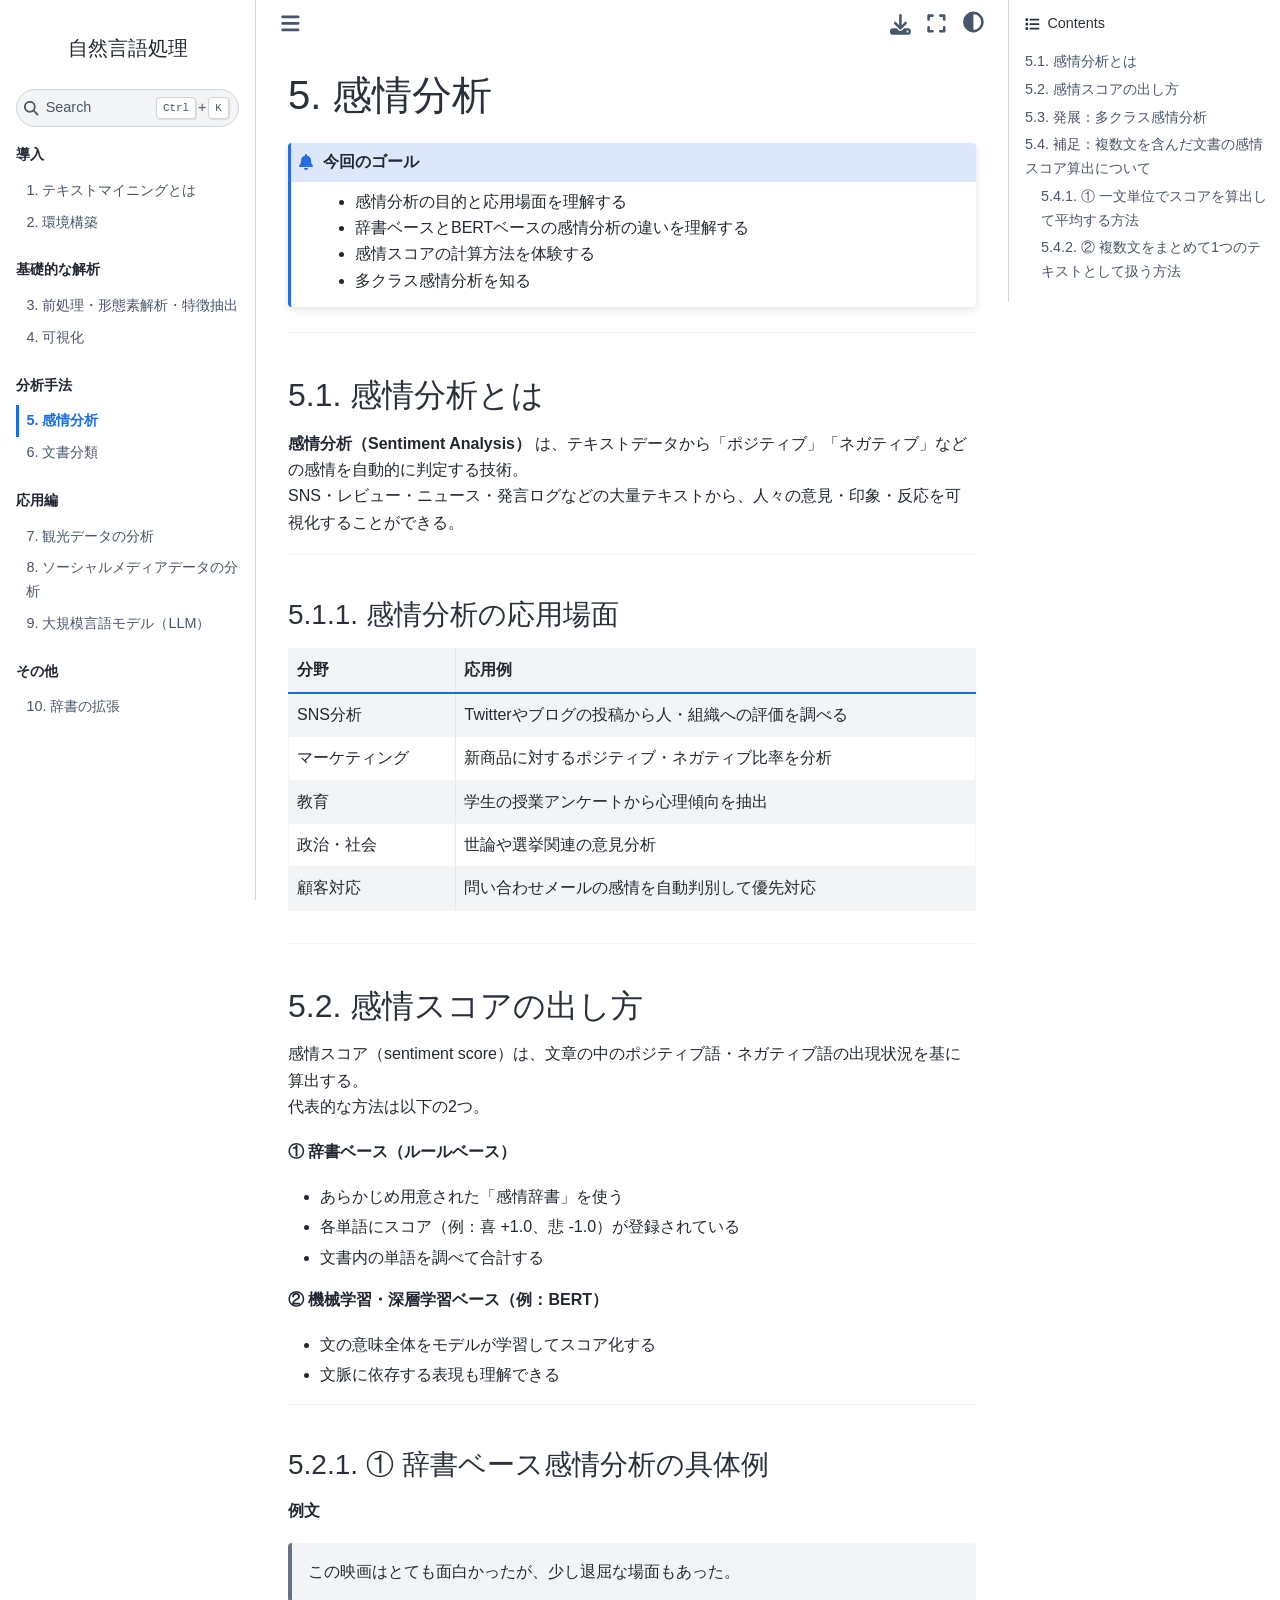
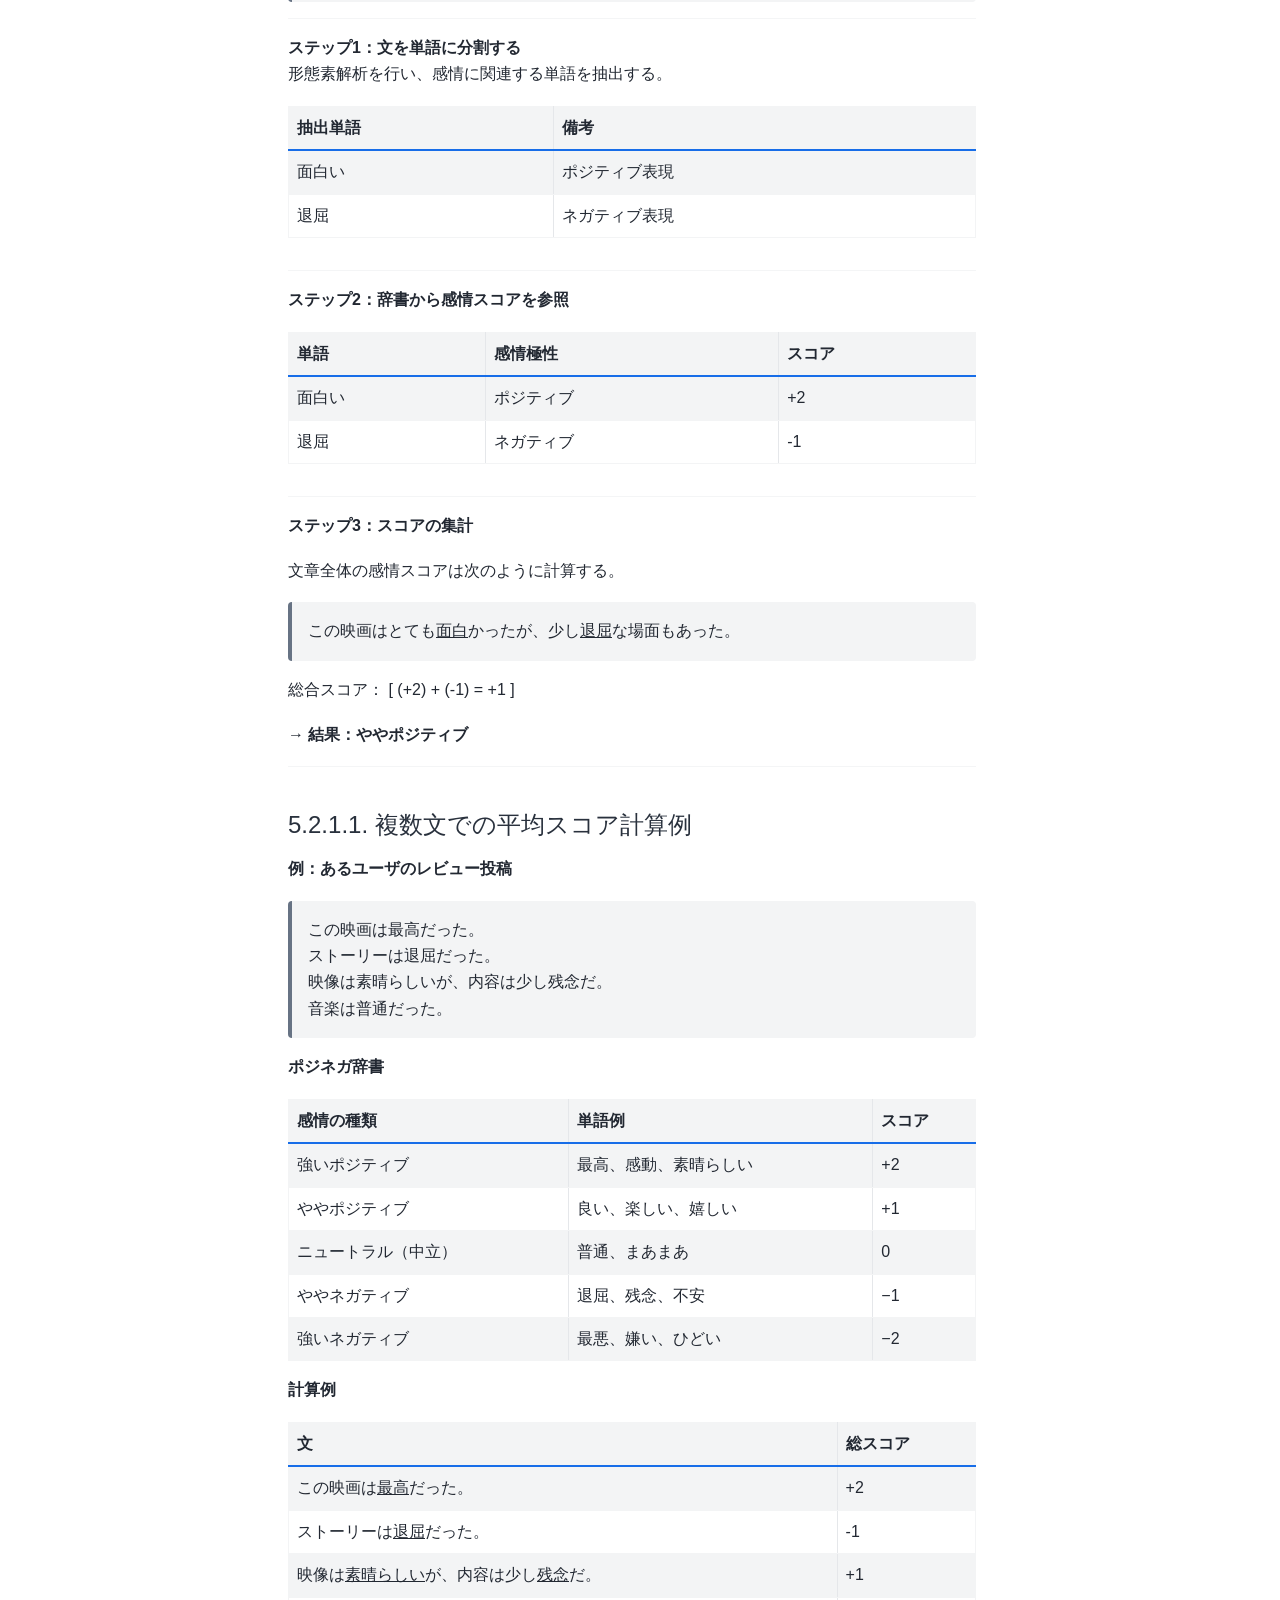
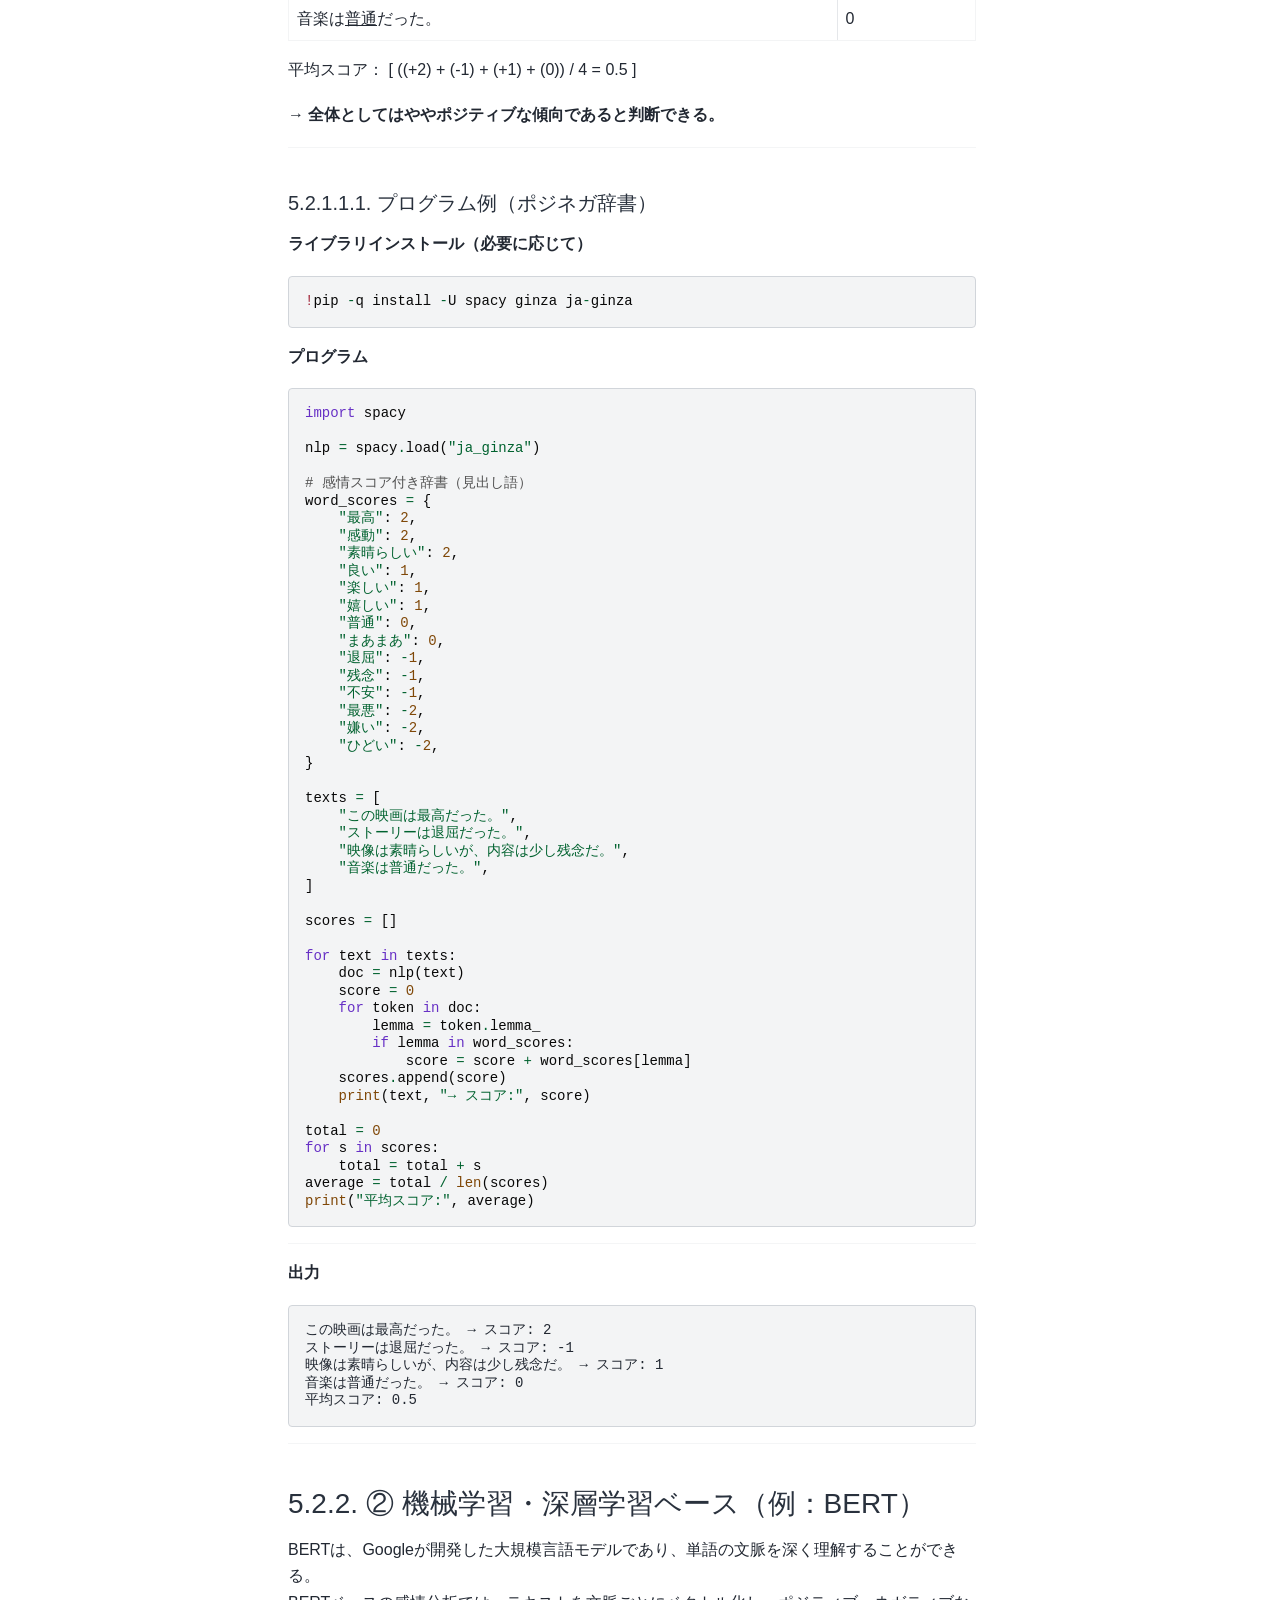
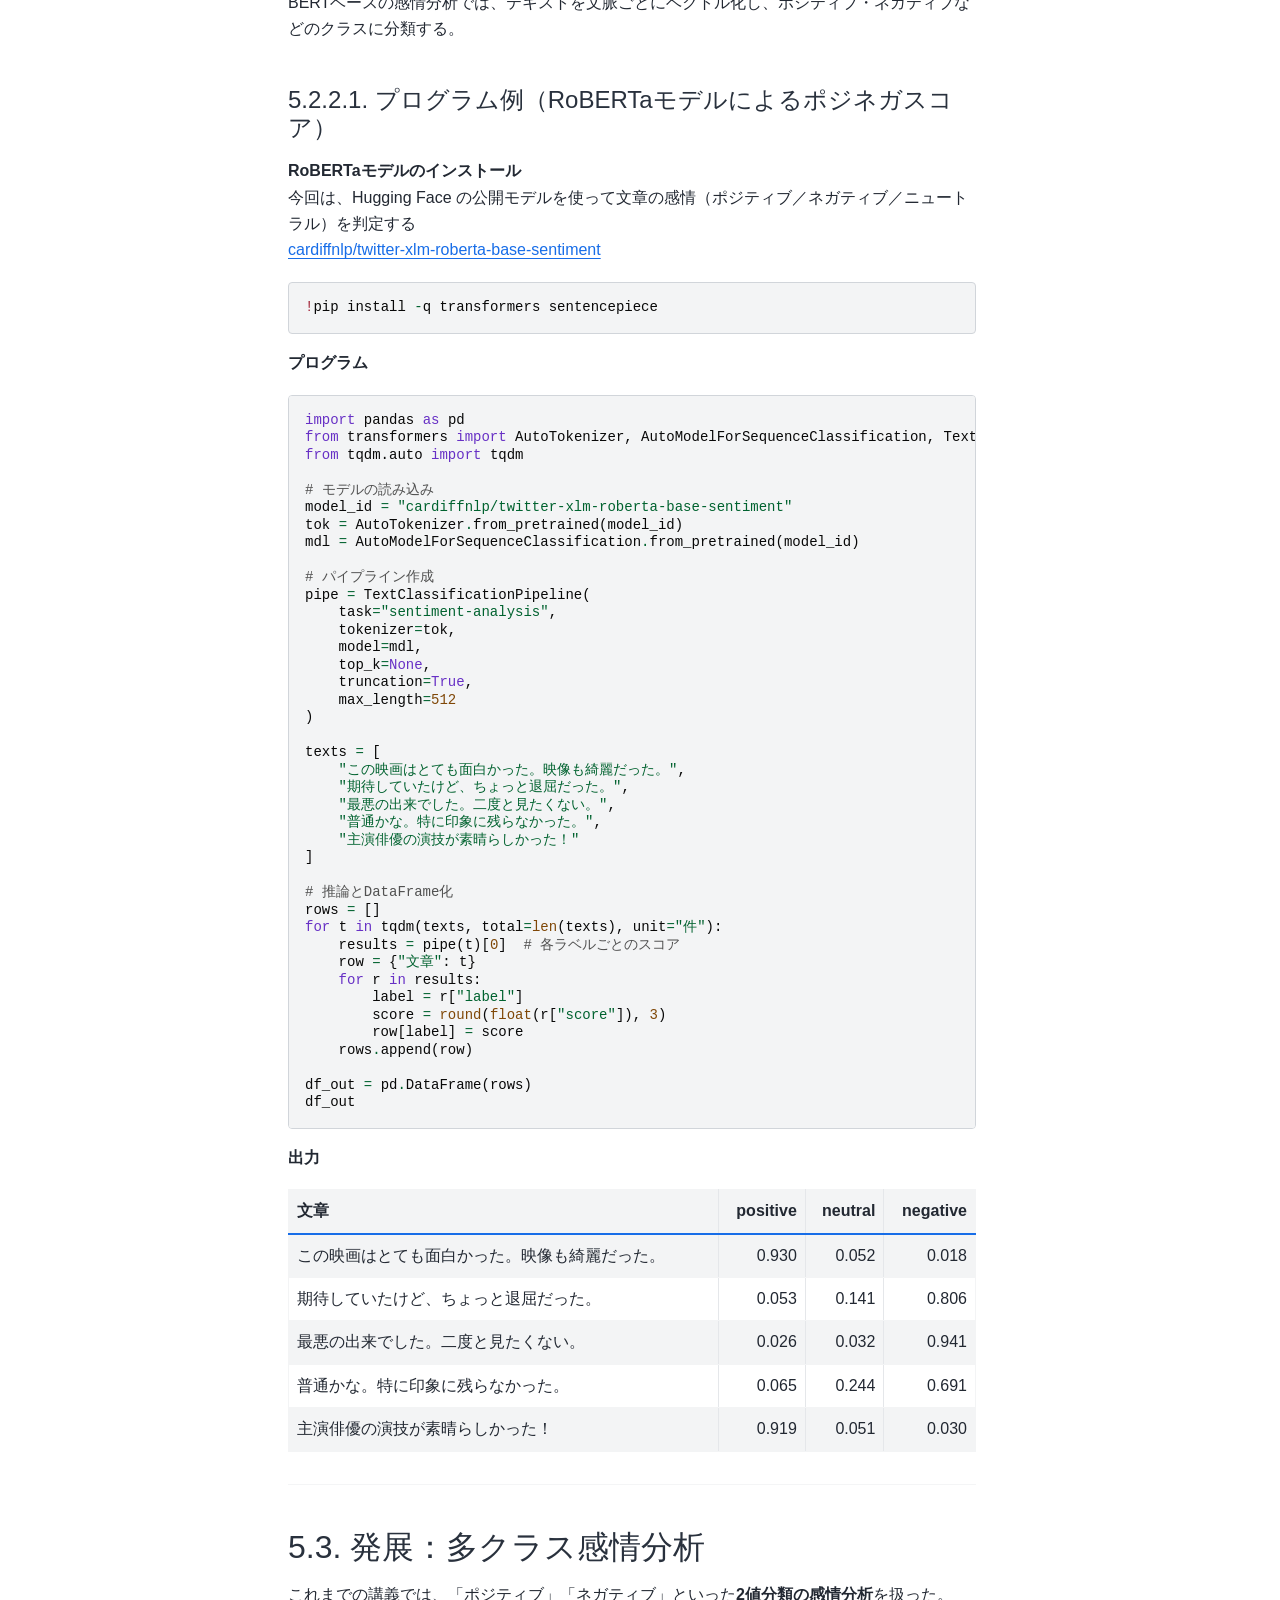
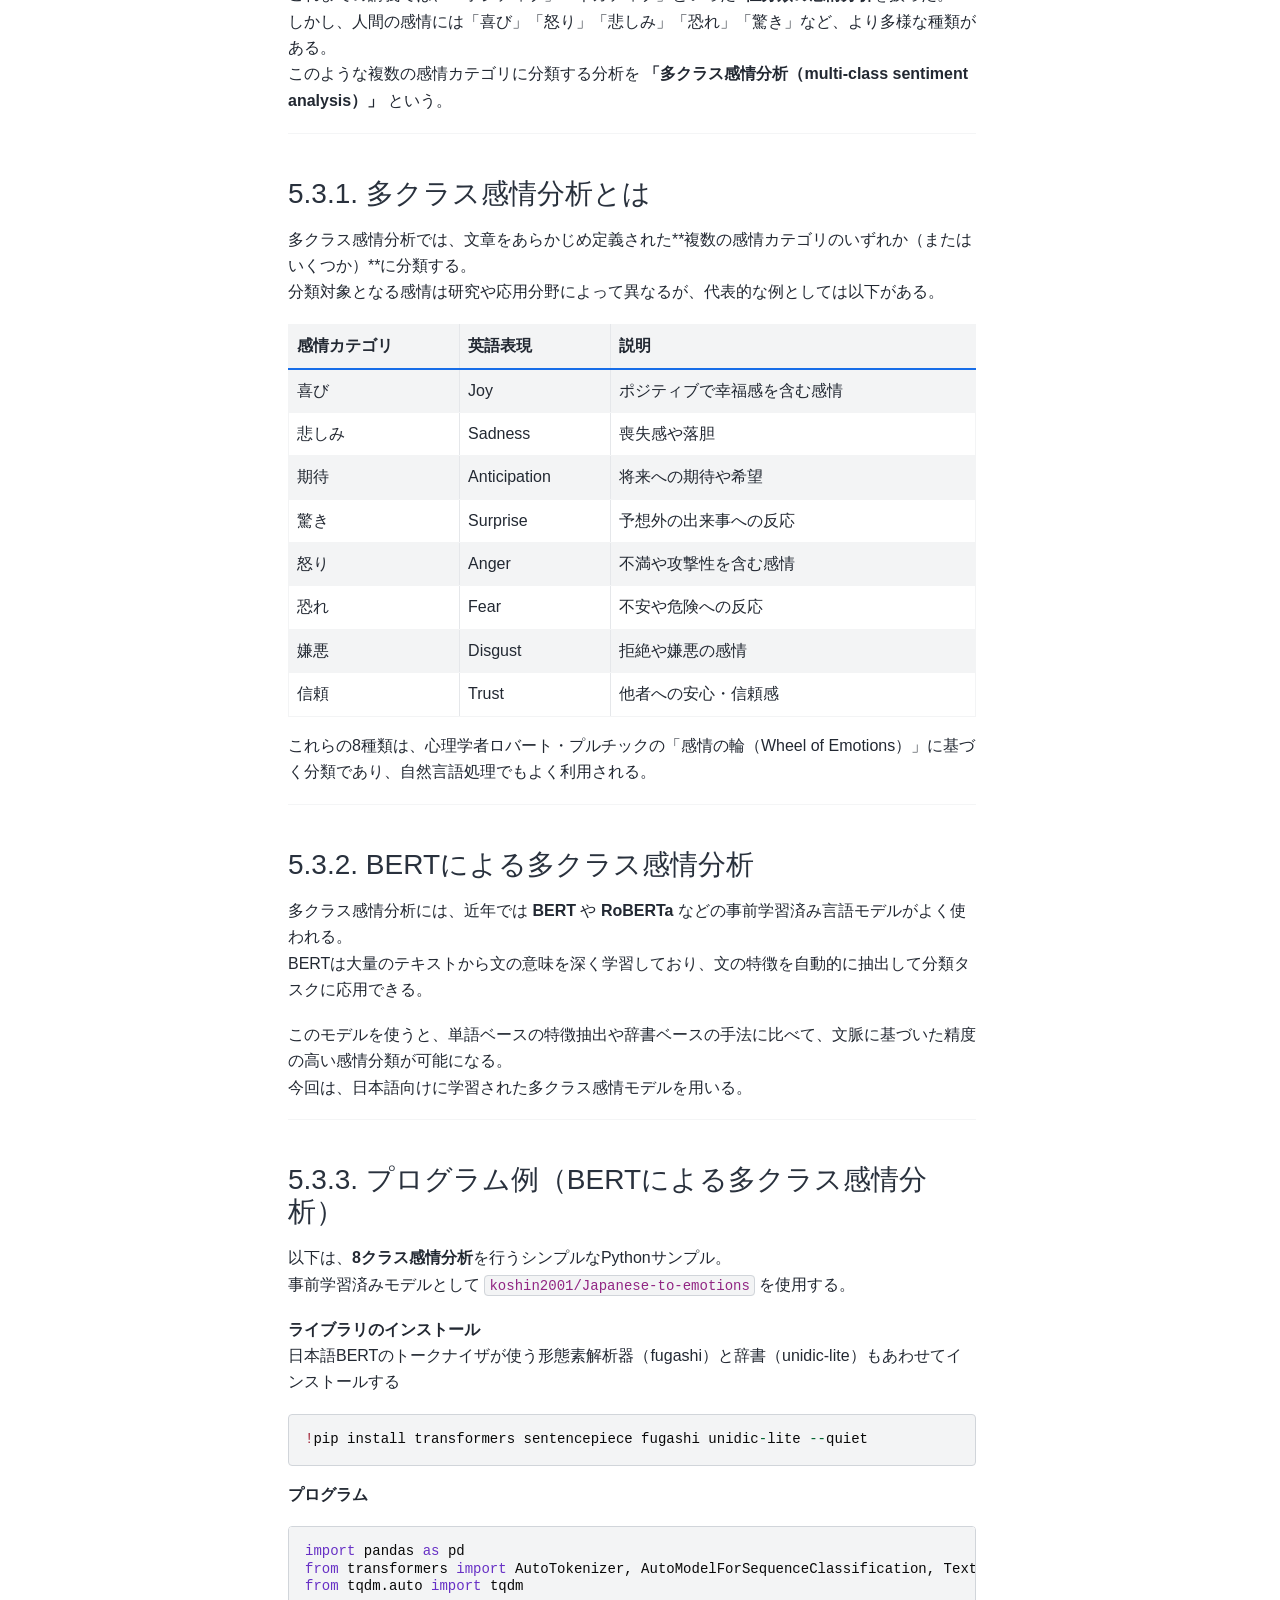
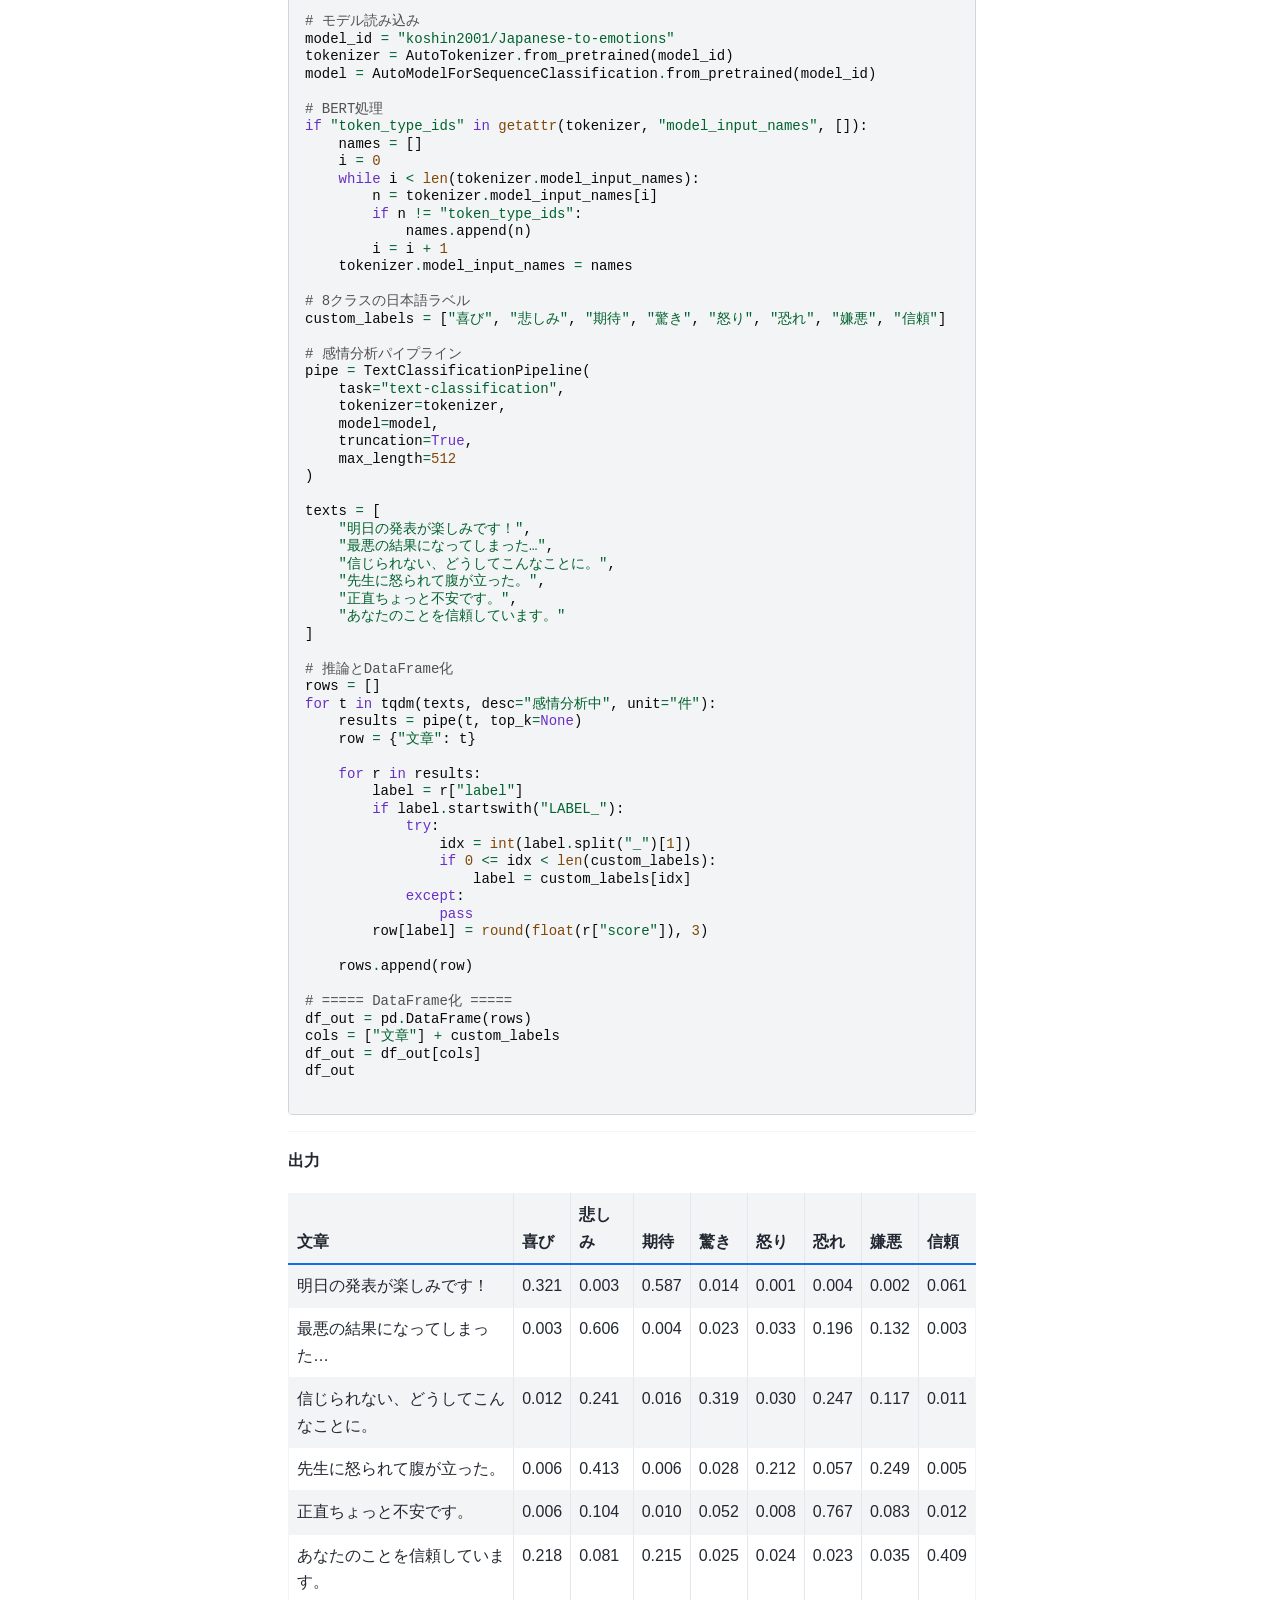
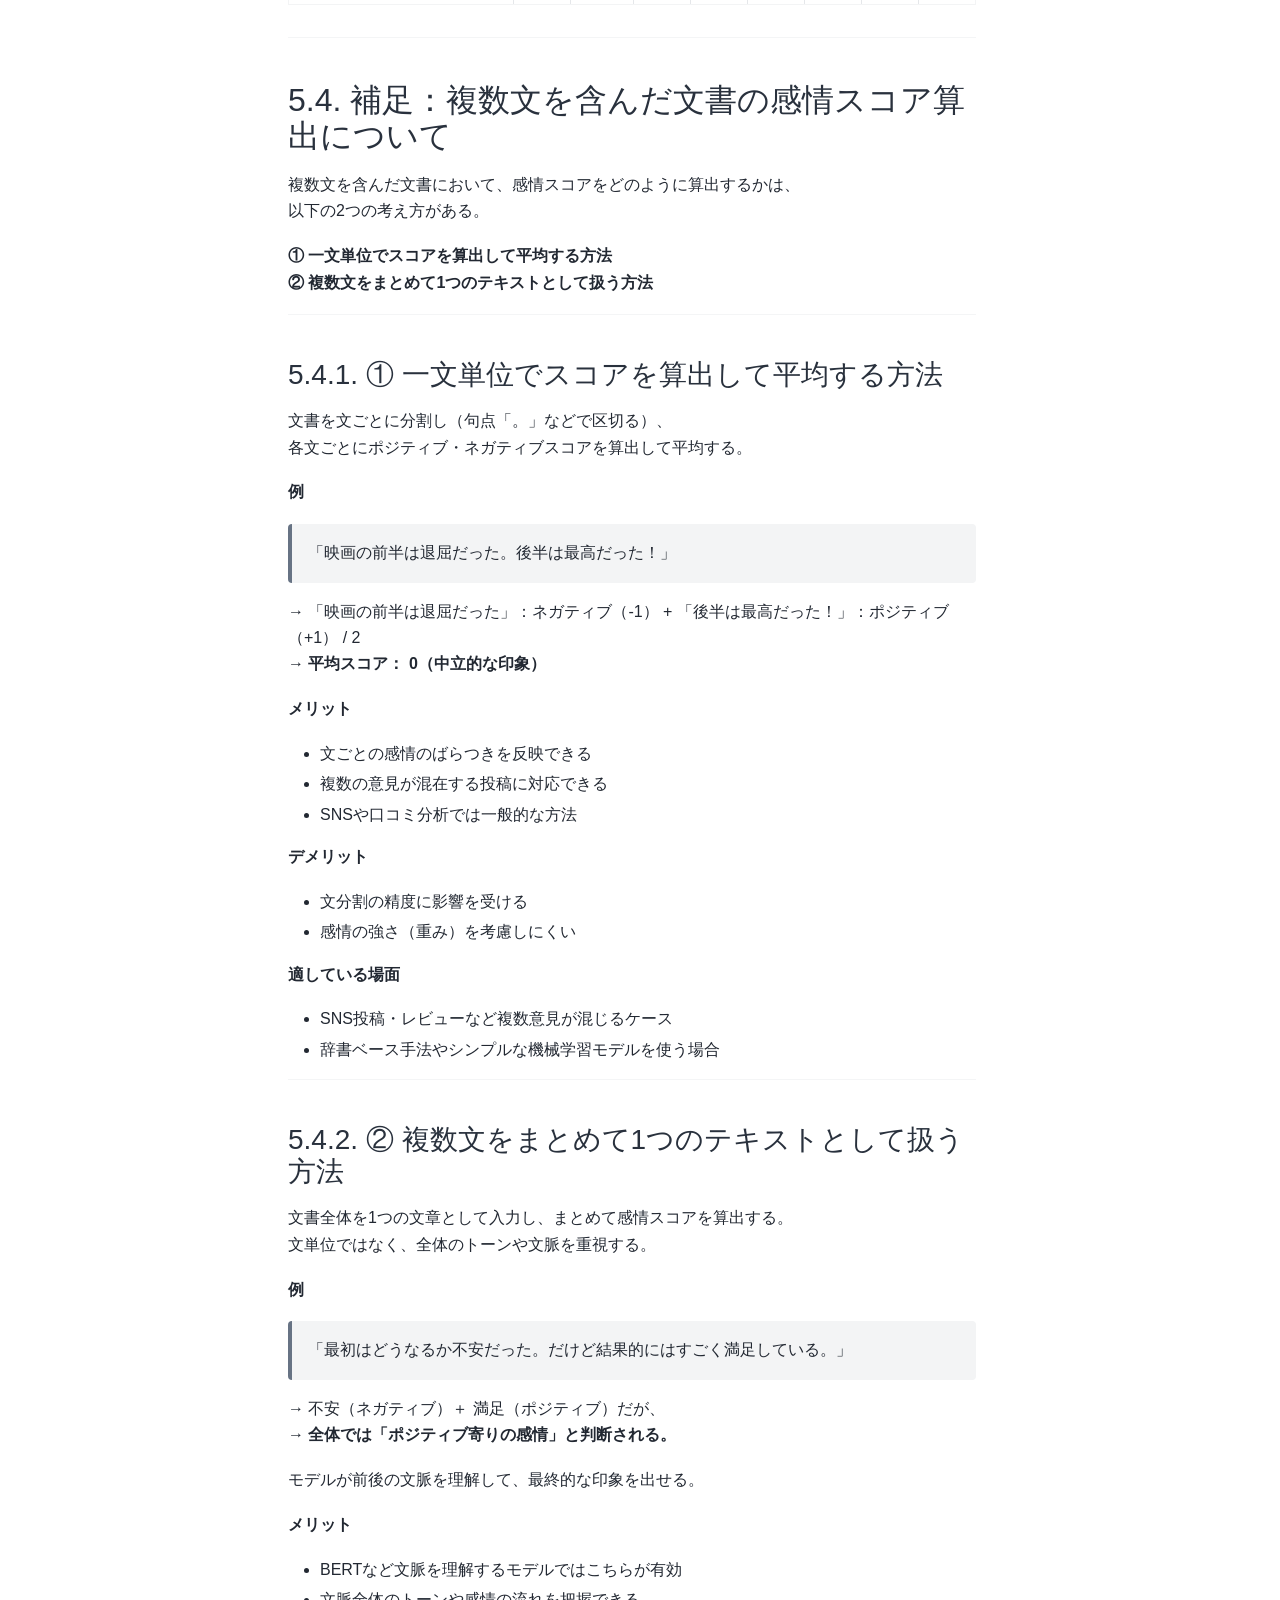
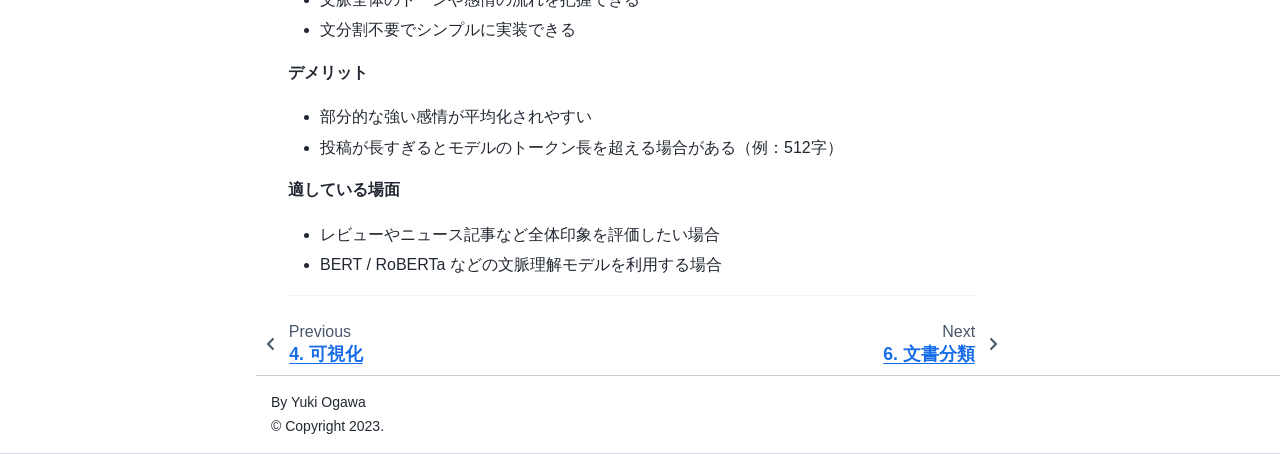
<file: html/04_analysis.html>
<!DOCTYPE html>


<html lang="en" data-content_root="../" >

  <head>
    <meta charset="utf-8" />
    <meta name="viewport" content="width=device-width, initial-scale=1.0" /><meta name="viewport" content="width=device-width, initial-scale=1" />

    <title>5. 感情分析 &#8212; 自然言語処理</title>
  
  
  
  <script data-cfasync="false">
    document.documentElement.dataset.mode = localStorage.getItem("mode") || "";
    document.documentElement.dataset.theme = localStorage.getItem("theme") || "";
  </script>
  
  <!-- Loaded before other Sphinx assets -->
  <link href="../_static/styles/theme.css?digest=dfe6caa3a7d634c4db9b" rel="stylesheet" />
<link href="../_static/styles/bootstrap.css?digest=dfe6caa3a7d634c4db9b" rel="stylesheet" />
<link href="../_static/styles/pydata-sphinx-theme.css?digest=dfe6caa3a7d634c4db9b" rel="stylesheet" />

  
  <link href="../_static/vendor/fontawesome/6.5.2/css/all.min.css?digest=dfe6caa3a7d634c4db9b" rel="stylesheet" />
  <link rel="preload" as="font" type="font/woff2" crossorigin href="../_static/vendor/fontawesome/6.5.2/webfonts/fa-solid-900.woff2" />
<link rel="preload" as="font" type="font/woff2" crossorigin href="../_static/vendor/fontawesome/6.5.2/webfonts/fa-brands-400.woff2" />
<link rel="preload" as="font" type="font/woff2" crossorigin href="../_static/vendor/fontawesome/6.5.2/webfonts/fa-regular-400.woff2" />

    <link rel="stylesheet" type="text/css" href="../_static/pygments.css?v=03e43079" />
    <link rel="stylesheet" type="text/css" href="../_static/styles/sphinx-book-theme.css?v=eba8b062" />
    <link rel="stylesheet" type="text/css" href="../_static/togglebutton.css?v=13237357" />
    <link rel="stylesheet" type="text/css" href="../_static/copybutton.css?v=76b2166b" />
    <link rel="stylesheet" type="text/css" href="../_static/mystnb.8ecb98da25f57f5357bf6f572d296f466b2cfe2517ffebfabe82451661e28f02.css?v=6644e6bb" />
    <link rel="stylesheet" type="text/css" href="../_static/sphinx-thebe.css?v=4fa983c6" />
    <link rel="stylesheet" type="text/css" href="../_static/sphinx-design.min.css?v=95c83b7e" />
    <link rel="stylesheet" type="text/css" href="../_static/custom.css?v=ab1aa4ae" />
  
  <!-- Pre-loaded scripts that we'll load fully later -->
  <link rel="preload" as="script" href="../_static/scripts/bootstrap.js?digest=dfe6caa3a7d634c4db9b" />
<link rel="preload" as="script" href="../_static/scripts/pydata-sphinx-theme.js?digest=dfe6caa3a7d634c4db9b" />
  <script src="../_static/vendor/fontawesome/6.5.2/js/all.min.js?digest=dfe6caa3a7d634c4db9b"></script>

    <script src="../_static/documentation_options.js?v=9eb32ce0"></script>
    <script src="../_static/doctools.js?v=9a2dae69"></script>
    <script src="../_static/sphinx_highlight.js?v=dc90522c"></script>
    <script src="../_static/clipboard.min.js?v=a7894cd8"></script>
    <script src="../_static/copybutton.js?v=f281be69"></script>
    <script src="../_static/scripts/sphinx-book-theme.js?v=887ef09a"></script>
    <script>let toggleHintShow = 'Click to show';</script>
    <script>let toggleHintHide = 'Click to hide';</script>
    <script>let toggleOpenOnPrint = 'true';</script>
    <script src="../_static/togglebutton.js?v=4a39c7ea"></script>
    <script>var togglebuttonSelector = '.toggle, .admonition.dropdown';</script>
    <script src="../_static/design-tabs.js?v=f930bc37"></script>
    <script>const THEBE_JS_URL = "https://unpkg.com/thebe@0.8.2/lib/index.js"; const thebe_selector = ".thebe,.cell"; const thebe_selector_input = "pre"; const thebe_selector_output = ".output, .cell_output"</script>
    <script async="async" src="../_static/sphinx-thebe.js?v=c100c467"></script>
    <script>var togglebuttonSelector = '.toggle, .admonition.dropdown';</script>
    <script>const THEBE_JS_URL = "https://unpkg.com/thebe@0.8.2/lib/index.js"; const thebe_selector = ".thebe,.cell"; const thebe_selector_input = "pre"; const thebe_selector_output = ".output, .cell_output"</script>
    <script>DOCUMENTATION_OPTIONS.pagename = 'html/04_analysis';</script>
    <link rel="icon" href="../_static/favicon.ico"/>
    <link rel="index" title="Index" href="../genindex.html" />
    <link rel="search" title="Search" href="../search.html" />
    <link rel="next" title="6. 文書分類" href="05_clustering.html" />
    <link rel="prev" title="4. 可視化" href="03_visualization.html" />
  <meta name="viewport" content="width=device-width, initial-scale=1"/>
  <meta name="docsearch:language" content="en"/>
  </head>
  
  
  <body data-bs-spy="scroll" data-bs-target=".bd-toc-nav" data-offset="180" data-bs-root-margin="0px 0px -60%" data-default-mode="">

  
  
  <div id="pst-skip-link" class="skip-link d-print-none"><a href="#main-content">Skip to main content</a></div>
  
  <div id="pst-scroll-pixel-helper"></div>
  
  <button type="button" class="btn rounded-pill" id="pst-back-to-top">
    <i class="fa-solid fa-arrow-up"></i>Back to top</button>

  
  <input type="checkbox"
          class="sidebar-toggle"
          id="pst-primary-sidebar-checkbox"/>
  <label class="overlay overlay-primary" for="pst-primary-sidebar-checkbox"></label>
  
  <input type="checkbox"
          class="sidebar-toggle"
          id="pst-secondary-sidebar-checkbox"/>
  <label class="overlay overlay-secondary" for="pst-secondary-sidebar-checkbox"></label>
  
  <div class="search-button__wrapper">
    <div class="search-button__overlay"></div>
    <div class="search-button__search-container">
<form class="bd-search d-flex align-items-center"
      action="../search.html"
      method="get">
  <i class="fa-solid fa-magnifying-glass"></i>
  <input type="search"
         class="form-control"
         name="q"
         id="search-input"
         placeholder="Search..."
         aria-label="Search..."
         autocomplete="off"
         autocorrect="off"
         autocapitalize="off"
         spellcheck="false"/>
  <span class="search-button__kbd-shortcut"><kbd class="kbd-shortcut__modifier">Ctrl</kbd>+<kbd>K</kbd></span>
</form></div>
  </div>

  <div class="pst-async-banner-revealer d-none">
  <aside id="bd-header-version-warning" class="d-none d-print-none" aria-label="Version warning"></aside>
</div>

  
    <header class="bd-header navbar navbar-expand-lg bd-navbar d-print-none">
    </header>
  

  <div class="bd-container">
    <div class="bd-container__inner bd-page-width">
      
      
      
      <div class="bd-sidebar-primary bd-sidebar">
        

  
  <div class="sidebar-header-items sidebar-primary__section">
    
    
    
    
  </div>
  
    <div class="sidebar-primary-items__start sidebar-primary__section">
        <div class="sidebar-primary-item">

  
    
  

<a class="navbar-brand logo" href="00_top.html">
  
  
  
  
  
  
    <p class="title logo__title">自然言語処理</p>
  
</a></div>
        <div class="sidebar-primary-item">

 <script>
 document.write(`
   <button class="btn search-button-field search-button__button" title="Search" aria-label="Search" data-bs-placement="bottom" data-bs-toggle="tooltip">
    <i class="fa-solid fa-magnifying-glass"></i>
    <span class="search-button__default-text">Search</span>
    <span class="search-button__kbd-shortcut"><kbd class="kbd-shortcut__modifier">Ctrl</kbd>+<kbd class="kbd-shortcut__modifier">K</kbd></span>
   </button>
 `);
 </script></div>
        <div class="sidebar-primary-item"><nav class="bd-links bd-docs-nav" aria-label="Main">
    <div class="bd-toc-item navbar-nav active">
        <p aria-level="2" class="caption" role="heading"><span class="caption-text">導入</span></p>
<ul class="nav bd-sidenav">
<li class="toctree-l1"><a class="reference internal" href="01_intro.html">1. テキストマイニングとは</a></li>
<li class="toctree-l1"><a class="reference internal" href="02_deploy.html">2. 環境構築</a></li>
</ul>
<p aria-level="2" class="caption" role="heading"><span class="caption-text">基礎的な解析</span></p>
<ul class="nav bd-sidenav">
<li class="toctree-l1"><a class="reference internal" href="03_basic_analysis.html">3. 前処理・形態素解析・特徴抽出</a></li>
<li class="toctree-l1"><a class="reference internal" href="03_visualization.html">4. 可視化</a></li>
</ul>
<p aria-level="2" class="caption" role="heading"><span class="caption-text">分析手法</span></p>
<ul class="current nav bd-sidenav">
<li class="toctree-l1 current active"><a class="current reference internal" href="#">5. 感情分析</a></li>
<li class="toctree-l1"><a class="reference internal" href="05_clustering.html">6. 文書分類</a></li>
</ul>
<p aria-level="2" class="caption" role="heading"><span class="caption-text">応用編</span></p>
<ul class="nav bd-sidenav">
<li class="toctree-l1"><a class="reference internal" href="10_sightseeing.html">7. 観光データの分析</a></li>
<li class="toctree-l1"><a class="reference internal" href="20_youtube.html">8. ソーシャルメディアデータの分析</a></li>
<li class="toctree-l1"><a class="reference internal" href="30_llm.html">9. 大規模言語モデル（LLM）</a></li>
</ul>
<p aria-level="2" class="caption" role="heading"><span class="caption-text">その他</span></p>
<ul class="nav bd-sidenav">
<li class="toctree-l1"><a class="reference internal" href="99_dictionary.html">10. 辞書の拡張</a></li>
</ul>

    </div>
</nav></div>
    </div>
  
  
  <div class="sidebar-primary-items__end sidebar-primary__section">
  </div>
  
  <div id="rtd-footer-container"></div>


      </div>
      
      <main id="main-content" class="bd-main" role="main">
        
        

<div class="sbt-scroll-pixel-helper"></div>

          <div class="bd-content">
            <div class="bd-article-container">
              
              <div class="bd-header-article d-print-none">
<div class="header-article-items header-article__inner">
  
    <div class="header-article-items__start">
      
        <div class="header-article-item"><button class="sidebar-toggle primary-toggle btn btn-sm" title="Toggle primary sidebar" data-bs-placement="bottom" data-bs-toggle="tooltip">
  <span class="fa-solid fa-bars"></span>
</button></div>
      
    </div>
  
  
    <div class="header-article-items__end">
      
        <div class="header-article-item">

<div class="article-header-buttons">





<div class="dropdown dropdown-download-buttons">
  <button class="btn dropdown-toggle" type="button" data-bs-toggle="dropdown" aria-expanded="false" aria-label="Download this page">
    <i class="fas fa-download"></i>
  </button>
  <ul class="dropdown-menu">
      
      
      
      <li><a href="../_sources/html/04_analysis.md" target="_blank"
   class="btn btn-sm btn-download-source-button dropdown-item"
   title="Download source file"
   data-bs-placement="left" data-bs-toggle="tooltip"
>
  

<span class="btn__icon-container">
  <i class="fas fa-file"></i>
  </span>
<span class="btn__text-container">.md</span>
</a>
</li>
      
      
      
      
      <li>
<button onclick="window.print()"
  class="btn btn-sm btn-download-pdf-button dropdown-item"
  title="Print to PDF"
  data-bs-placement="left" data-bs-toggle="tooltip"
>
  

<span class="btn__icon-container">
  <i class="fas fa-file-pdf"></i>
  </span>
<span class="btn__text-container">.pdf</span>
</button>
</li>
      
  </ul>
</div>




<button onclick="toggleFullScreen()"
  class="btn btn-sm btn-fullscreen-button"
  title="Fullscreen mode"
  data-bs-placement="bottom" data-bs-toggle="tooltip"
>
  

<span class="btn__icon-container">
  <i class="fas fa-expand"></i>
  </span>

</button>



<script>
document.write(`
  <button class="btn btn-sm nav-link pst-navbar-icon theme-switch-button" title="light/dark" aria-label="light/dark" data-bs-placement="bottom" data-bs-toggle="tooltip">
    <i class="theme-switch fa-solid fa-sun fa-lg" data-mode="light"></i>
    <i class="theme-switch fa-solid fa-moon fa-lg" data-mode="dark"></i>
    <i class="theme-switch fa-solid fa-circle-half-stroke fa-lg" data-mode="auto"></i>
  </button>
`);
</script>


<script>
document.write(`
  <button class="btn btn-sm pst-navbar-icon search-button search-button__button" title="Search" aria-label="Search" data-bs-placement="bottom" data-bs-toggle="tooltip">
    <i class="fa-solid fa-magnifying-glass fa-lg"></i>
  </button>
`);
</script>
<button class="sidebar-toggle secondary-toggle btn btn-sm" title="Toggle secondary sidebar" data-bs-placement="bottom" data-bs-toggle="tooltip">
    <span class="fa-solid fa-list"></span>
</button>
</div></div>
      
    </div>
  
</div>
</div>
              
              

<div id="jb-print-docs-body" class="onlyprint">
    <h1>感情分析</h1>
    <!-- Table of contents -->
    <div id="print-main-content">
        <div id="jb-print-toc">
            
            <div>
                <h2> Contents </h2>
            </div>
            <nav aria-label="Page">
                <ul class="visible nav section-nav flex-column">
<li class="toc-h2 nav-item toc-entry"><a class="reference internal nav-link" href="#id2">5.1. 感情分析とは</a><ul class="nav section-nav flex-column">
<li class="toc-h3 nav-item toc-entry"><a class="reference internal nav-link" href="#id3">5.1.1. 感情分析の応用場面</a></li>
</ul>
</li>
<li class="toc-h2 nav-item toc-entry"><a class="reference internal nav-link" href="#id4">5.2. 感情スコアの出し方</a><ul class="nav section-nav flex-column">
<li class="toc-h3 nav-item toc-entry"><a class="reference internal nav-link" href="#id5">5.2.1. ① 辞書ベース感情分析の具体例</a><ul class="nav section-nav flex-column">
<li class="toc-h4 nav-item toc-entry"><a class="reference internal nav-link" href="#id6">5.2.1.1. 複数文での平均スコア計算例</a><ul class="nav section-nav flex-column">
<li class="toc-h5 nav-item toc-entry"><a class="reference internal nav-link" href="#id7">5.2.1.1.1. プログラム例（ポジネガ辞書）</a></li>
</ul>
</li>
</ul>
</li>
<li class="toc-h3 nav-item toc-entry"><a class="reference internal nav-link" href="#bert">5.2.2. ② 機械学習・深層学習ベース（例：BERT）</a><ul class="nav section-nav flex-column">
<li class="toc-h4 nav-item toc-entry"><a class="reference internal nav-link" href="#roberta">5.2.2.1. プログラム例（RoBERTaモデルによるポジネガスコア）</a></li>
</ul>
</li>
</ul>
</li>
<li class="toc-h2 nav-item toc-entry"><a class="reference internal nav-link" href="#id8">5.3. 発展：多クラス感情分析</a><ul class="nav section-nav flex-column">
<li class="toc-h3 nav-item toc-entry"><a class="reference internal nav-link" href="#id9">5.3.1. 多クラス感情分析とは</a></li>
<li class="toc-h3 nav-item toc-entry"><a class="reference internal nav-link" href="#id10">5.3.2. BERTによる多クラス感情分析</a></li>
<li class="toc-h3 nav-item toc-entry"><a class="reference internal nav-link" href="#id11">5.3.3. プログラム例（BERTによる多クラス感情分析）</a></li>
</ul>
</li>
<li class="toc-h2 nav-item toc-entry"><a class="reference internal nav-link" href="#id12">5.4. 補足：複数文を含んだ文書の感情スコア算出について</a><ul class="nav section-nav flex-column">
<li class="toc-h3 nav-item toc-entry"><a class="reference internal nav-link" href="#id13">5.4.1. ① 一文単位でスコアを算出して平均する方法</a></li>
<li class="toc-h3 nav-item toc-entry"><a class="reference internal nav-link" href="#id14">5.4.2. ② 複数文をまとめて1つのテキストとして扱う方法</a></li>
</ul>
</li>
</ul>
            </nav>
        </div>
    </div>
</div>

              
                
<div id="searchbox"></div>
                <article class="bd-article">
                  
  <section class="tex2jax_ignore mathjax_ignore" id="id1">
<h1><span class="section-number">5. </span>感情分析<a class="headerlink" href="#id1" title="Link to this heading">#</a></h1>
<div class="admonition- admonition">
<p class="admonition-title">今回のゴール</p>
<ul class="simple">
<li><p>感情分析の目的と応用場面を理解する</p></li>
<li><p>辞書ベースとBERTベースの感情分析の違いを理解する</p></li>
<li><p>感情スコアの計算方法を体験する</p></li>
<li><p>多クラス感情分析を知る</p></li>
</ul>
</div>
<hr class="docutils" />
<section id="id2">
<h2><span class="section-number">5.1. </span>感情分析とは<a class="headerlink" href="#id2" title="Link to this heading">#</a></h2>
<p><strong>感情分析（Sentiment Analysis）</strong> は、テキストデータから「ポジティブ」「ネガティブ」などの感情を自動的に判定する技術。<br />
SNS・レビュー・ニュース・発言ログなどの大量テキストから、人々の意見・印象・反応を可視化することができる。</p>
<hr class="docutils" />
<section id="id3">
<h3><span class="section-number">5.1.1. </span>感情分析の応用場面<a class="headerlink" href="#id3" title="Link to this heading">#</a></h3>
<div class="pst-scrollable-table-container"><table class="table">
<thead>
<tr class="row-odd"><th class="head"><p>分野</p></th>
<th class="head"><p>応用例</p></th>
</tr>
</thead>
<tbody>
<tr class="row-even"><td><p>SNS分析</p></td>
<td><p>Twitterやブログの投稿から人・組織への評価を調べる</p></td>
</tr>
<tr class="row-odd"><td><p>マーケティング</p></td>
<td><p>新商品に対するポジティブ・ネガティブ比率を分析</p></td>
</tr>
<tr class="row-even"><td><p>教育</p></td>
<td><p>学生の授業アンケートから心理傾向を抽出</p></td>
</tr>
<tr class="row-odd"><td><p>政治・社会</p></td>
<td><p>世論や選挙関連の意見分析</p></td>
</tr>
<tr class="row-even"><td><p>顧客対応</p></td>
<td><p>問い合わせメールの感情を自動判別して優先対応</p></td>
</tr>
</tbody>
</table>
</div>
</section>
</section>
<hr class="docutils" />
<section id="id4">
<h2><span class="section-number">5.2. </span>感情スコアの出し方<a class="headerlink" href="#id4" title="Link to this heading">#</a></h2>
<p>感情スコア（sentiment score）は、文章の中のポジティブ語・ネガティブ語の出現状況を基に算出する。<br />
代表的な方法は以下の2つ。</p>
<p><strong>① 辞書ベース（ルールベース）</strong></p>
<ul class="simple">
<li><p>あらかじめ用意された「感情辞書」を使う</p></li>
<li><p>各単語にスコア（例：喜 +1.0、悲 -1.0）が登録されている</p></li>
<li><p>文書内の単語を調べて合計する</p></li>
</ul>
<p><strong>② 機械学習・深層学習ベース（例：BERT）</strong></p>
<ul class="simple">
<li><p>文の意味全体をモデルが学習してスコア化する</p></li>
<li><p>文脈に依存する表現も理解できる</p></li>
</ul>
<hr class="docutils" />
<section id="id5">
<h3><span class="section-number">5.2.1. </span>① 辞書ベース感情分析の具体例<a class="headerlink" href="#id5" title="Link to this heading">#</a></h3>
<p><strong>例文</strong></p>
<blockquote>
<div><p>この映画はとても面白かったが、少し退屈な場面もあった。</p>
</div></blockquote>
<hr class="docutils" />
<p><strong>ステップ1：文を単語に分割する</strong><br />
形態素解析を行い、感情に関連する単語を抽出する。</p>
<div class="pst-scrollable-table-container"><table class="table">
<thead>
<tr class="row-odd"><th class="head"><p>抽出単語</p></th>
<th class="head"><p>備考</p></th>
</tr>
</thead>
<tbody>
<tr class="row-even"><td><p>面白い</p></td>
<td><p>ポジティブ表現</p></td>
</tr>
<tr class="row-odd"><td><p>退屈</p></td>
<td><p>ネガティブ表現</p></td>
</tr>
</tbody>
</table>
</div>
<hr class="docutils" />
<p><strong>ステップ2：辞書から感情スコアを参照</strong></p>
<div class="pst-scrollable-table-container"><table class="table">
<thead>
<tr class="row-odd"><th class="head"><p>単語</p></th>
<th class="head"><p>感情極性</p></th>
<th class="head"><p>スコア</p></th>
</tr>
</thead>
<tbody>
<tr class="row-even"><td><p>面白い</p></td>
<td><p>ポジティブ</p></td>
<td><p>+2</p></td>
</tr>
<tr class="row-odd"><td><p>退屈</p></td>
<td><p>ネガティブ</p></td>
<td><p>-1</p></td>
</tr>
</tbody>
</table>
</div>
<hr class="docutils" />
<p><strong>ステップ3：スコアの集計</strong></p>
<p>文章全体の感情スコアは次のように計算する。</p>
<blockquote>
<div><p>この映画はとても<u>面白</u>かったが、少し<u>退屈</u>な場面もあった。</p>
</div></blockquote>
<p>総合スコア：
[
(+2) + (-1) = +1
]</p>
<p><strong>→ 結果：ややポジティブ</strong></p>
<hr class="docutils" />
<section id="id6">
<h4><span class="section-number">5.2.1.1. </span>複数文での平均スコア計算例<a class="headerlink" href="#id6" title="Link to this heading">#</a></h4>
<p><strong>例：あるユーザのレビュー投稿</strong></p>
<blockquote>
<div><p>この映画は最高だった。<br />
ストーリーは退屈だった。<br />
映像は素晴らしいが、内容は少し残念だ。<br />
音楽は普通だった。</p>
</div></blockquote>
<p><strong>ポジネガ辞書</strong></p>
<div class="pst-scrollable-table-container"><table class="table">
<thead>
<tr class="row-odd"><th class="head"><p>感情の種類</p></th>
<th class="head"><p>単語例</p></th>
<th class="head"><p>スコア</p></th>
</tr>
</thead>
<tbody>
<tr class="row-even"><td><p>強いポジティブ</p></td>
<td><p>最高、感動、素晴らしい</p></td>
<td><p>+2</p></td>
</tr>
<tr class="row-odd"><td><p>ややポジティブ</p></td>
<td><p>良い、楽しい、嬉しい</p></td>
<td><p>+1</p></td>
</tr>
<tr class="row-even"><td><p>ニュートラル（中立）</p></td>
<td><p>普通、まあまあ</p></td>
<td><p>0</p></td>
</tr>
<tr class="row-odd"><td><p>ややネガティブ</p></td>
<td><p>退屈、残念、不安</p></td>
<td><p>−1</p></td>
</tr>
<tr class="row-even"><td><p>強いネガティブ</p></td>
<td><p>最悪、嫌い、ひどい</p></td>
<td><p>−2</p></td>
</tr>
</tbody>
</table>
</div>
<p><strong>計算例</strong></p>
<div class="pst-scrollable-table-container"><table class="table">
<thead>
<tr class="row-odd"><th class="head"><p>文</p></th>
<th class="head"><p>総スコア</p></th>
</tr>
</thead>
<tbody>
<tr class="row-even"><td><p>この映画は<u>最高</u>だった。</p></td>
<td><p>+2</p></td>
</tr>
<tr class="row-odd"><td><p>ストーリーは<u>退屈</u>だった。</p></td>
<td><p>-1</p></td>
</tr>
<tr class="row-even"><td><p>映像は<u>素晴らしい</u>が、内容は少し<u>残念</u>だ。</p></td>
<td><p>+1</p></td>
</tr>
<tr class="row-odd"><td><p>音楽は<u>普通</u>だった。</p></td>
<td><p>0</p></td>
</tr>
</tbody>
</table>
</div>
<p>平均スコア：
[
((+2) + (-1) + (+1) + (0)) / 4 = 0.5
]</p>
<p><strong>→ 全体としてはややポジティブな傾向であると判断できる。</strong></p>
<hr class="docutils" />
<section id="id7">
<h5><span class="section-number">5.2.1.1.1. </span>プログラム例（ポジネガ辞書）<a class="headerlink" href="#id7" title="Link to this heading">#</a></h5>
<p><strong>ライブラリインストール（必要に応じて）</strong></p>
<div class="highlight-python notranslate"><div class="highlight"><pre><span></span><span class="err">!</span><span class="n">pip</span> <span class="o">-</span><span class="n">q</span> <span class="n">install</span> <span class="o">-</span><span class="n">U</span> <span class="n">spacy</span> <span class="n">ginza</span> <span class="n">ja</span><span class="o">-</span><span class="n">ginza</span>
</pre></div>
</div>
<p><strong>プログラム</strong></p>
<div class="highlight-python notranslate"><div class="highlight"><pre><span></span><span class="kn">import</span><span class="w"> </span><span class="nn">spacy</span>

<span class="n">nlp</span> <span class="o">=</span> <span class="n">spacy</span><span class="o">.</span><span class="n">load</span><span class="p">(</span><span class="s2">&quot;ja_ginza&quot;</span><span class="p">)</span>

<span class="c1"># 感情スコア付き辞書（見出し語）</span>
<span class="n">word_scores</span> <span class="o">=</span> <span class="p">{</span>
    <span class="s2">&quot;最高&quot;</span><span class="p">:</span> <span class="mi">2</span><span class="p">,</span>
    <span class="s2">&quot;感動&quot;</span><span class="p">:</span> <span class="mi">2</span><span class="p">,</span>
    <span class="s2">&quot;素晴らしい&quot;</span><span class="p">:</span> <span class="mi">2</span><span class="p">,</span>
    <span class="s2">&quot;良い&quot;</span><span class="p">:</span> <span class="mi">1</span><span class="p">,</span>
    <span class="s2">&quot;楽しい&quot;</span><span class="p">:</span> <span class="mi">1</span><span class="p">,</span>
    <span class="s2">&quot;嬉しい&quot;</span><span class="p">:</span> <span class="mi">1</span><span class="p">,</span>
    <span class="s2">&quot;普通&quot;</span><span class="p">:</span> <span class="mi">0</span><span class="p">,</span>
    <span class="s2">&quot;まあまあ&quot;</span><span class="p">:</span> <span class="mi">0</span><span class="p">,</span>
    <span class="s2">&quot;退屈&quot;</span><span class="p">:</span> <span class="o">-</span><span class="mi">1</span><span class="p">,</span>
    <span class="s2">&quot;残念&quot;</span><span class="p">:</span> <span class="o">-</span><span class="mi">1</span><span class="p">,</span>
    <span class="s2">&quot;不安&quot;</span><span class="p">:</span> <span class="o">-</span><span class="mi">1</span><span class="p">,</span>
    <span class="s2">&quot;最悪&quot;</span><span class="p">:</span> <span class="o">-</span><span class="mi">2</span><span class="p">,</span>
    <span class="s2">&quot;嫌い&quot;</span><span class="p">:</span> <span class="o">-</span><span class="mi">2</span><span class="p">,</span>
    <span class="s2">&quot;ひどい&quot;</span><span class="p">:</span> <span class="o">-</span><span class="mi">2</span><span class="p">,</span>
<span class="p">}</span>

<span class="n">texts</span> <span class="o">=</span> <span class="p">[</span>
    <span class="s2">&quot;この映画は最高だった。&quot;</span><span class="p">,</span>
    <span class="s2">&quot;ストーリーは退屈だった。&quot;</span><span class="p">,</span>
    <span class="s2">&quot;映像は素晴らしいが、内容は少し残念だ。&quot;</span><span class="p">,</span>
    <span class="s2">&quot;音楽は普通だった。&quot;</span><span class="p">,</span>
<span class="p">]</span>

<span class="n">scores</span> <span class="o">=</span> <span class="p">[]</span>

<span class="k">for</span> <span class="n">text</span> <span class="ow">in</span> <span class="n">texts</span><span class="p">:</span>
    <span class="n">doc</span> <span class="o">=</span> <span class="n">nlp</span><span class="p">(</span><span class="n">text</span><span class="p">)</span>
    <span class="n">score</span> <span class="o">=</span> <span class="mi">0</span>
    <span class="k">for</span> <span class="n">token</span> <span class="ow">in</span> <span class="n">doc</span><span class="p">:</span>
        <span class="n">lemma</span> <span class="o">=</span> <span class="n">token</span><span class="o">.</span><span class="n">lemma_</span>
        <span class="k">if</span> <span class="n">lemma</span> <span class="ow">in</span> <span class="n">word_scores</span><span class="p">:</span>
            <span class="n">score</span> <span class="o">=</span> <span class="n">score</span> <span class="o">+</span> <span class="n">word_scores</span><span class="p">[</span><span class="n">lemma</span><span class="p">]</span>
    <span class="n">scores</span><span class="o">.</span><span class="n">append</span><span class="p">(</span><span class="n">score</span><span class="p">)</span>
    <span class="nb">print</span><span class="p">(</span><span class="n">text</span><span class="p">,</span> <span class="s2">&quot;→ スコア:&quot;</span><span class="p">,</span> <span class="n">score</span><span class="p">)</span>

<span class="n">total</span> <span class="o">=</span> <span class="mi">0</span>
<span class="k">for</span> <span class="n">s</span> <span class="ow">in</span> <span class="n">scores</span><span class="p">:</span>
    <span class="n">total</span> <span class="o">=</span> <span class="n">total</span> <span class="o">+</span> <span class="n">s</span>
<span class="n">average</span> <span class="o">=</span> <span class="n">total</span> <span class="o">/</span> <span class="nb">len</span><span class="p">(</span><span class="n">scores</span><span class="p">)</span>
<span class="nb">print</span><span class="p">(</span><span class="s2">&quot;平均スコア:&quot;</span><span class="p">,</span> <span class="n">average</span><span class="p">)</span>
</pre></div>
</div>
<hr class="docutils" />
<p><strong>出力</strong></p>
<div class="highlight-default notranslate"><div class="highlight"><pre><span></span>この映画は最高だった。 → スコア: 2
ストーリーは退屈だった。 → スコア: -1
映像は素晴らしいが、内容は少し残念だ。 → スコア: 1
音楽は普通だった。 → スコア: 0
平均スコア: 0.5
</pre></div>
</div>
</section>
</section>
</section>
<hr class="docutils" />
<section id="bert">
<h3><span class="section-number">5.2.2. </span>② 機械学習・深層学習ベース（例：BERT）<a class="headerlink" href="#bert" title="Link to this heading">#</a></h3>
<p>BERTは、Googleが開発した大規模言語モデルであり、単語の文脈を深く理解することができる。<br />
BERTベースの感情分析では、テキストを文脈ごとにベクトル化し、ポジティブ・ネガティブなどのクラスに分類する。</p>
<section id="roberta">
<h4><span class="section-number">5.2.2.1. </span>プログラム例（RoBERTaモデルによるポジネガスコア）<a class="headerlink" href="#roberta" title="Link to this heading">#</a></h4>
<p><strong>RoBERTaモデルのインストール</strong><br />
今回は、Hugging Face の公開モデルを使って文章の感情（ポジティブ／ネガティブ／ニュートラル）を判定する<br />
<a class="reference external" href="https://huggingface.co/cardiffnlp/twitter-xlm-roberta-base-sentiment">cardiffnlp/twitter-xlm-roberta-base-sentiment</a></p>
<div class="highlight-python notranslate"><div class="highlight"><pre><span></span><span class="err">!</span><span class="n">pip</span> <span class="n">install</span> <span class="o">-</span><span class="n">q</span> <span class="n">transformers</span> <span class="n">sentencepiece</span>
</pre></div>
</div>
<p><strong>プログラム</strong></p>
<div class="highlight-python notranslate"><div class="highlight"><pre><span></span><span class="kn">import</span><span class="w"> </span><span class="nn">pandas</span><span class="w"> </span><span class="k">as</span><span class="w"> </span><span class="nn">pd</span>
<span class="kn">from</span><span class="w"> </span><span class="nn">transformers</span><span class="w"> </span><span class="kn">import</span> <span class="n">AutoTokenizer</span><span class="p">,</span> <span class="n">AutoModelForSequenceClassification</span><span class="p">,</span> <span class="n">TextClassificationPipeline</span>
<span class="kn">from</span><span class="w"> </span><span class="nn">tqdm.auto</span><span class="w"> </span><span class="kn">import</span> <span class="n">tqdm</span>

<span class="c1"># モデルの読み込み</span>
<span class="n">model_id</span> <span class="o">=</span> <span class="s2">&quot;cardiffnlp/twitter-xlm-roberta-base-sentiment&quot;</span>
<span class="n">tok</span> <span class="o">=</span> <span class="n">AutoTokenizer</span><span class="o">.</span><span class="n">from_pretrained</span><span class="p">(</span><span class="n">model_id</span><span class="p">)</span>
<span class="n">mdl</span> <span class="o">=</span> <span class="n">AutoModelForSequenceClassification</span><span class="o">.</span><span class="n">from_pretrained</span><span class="p">(</span><span class="n">model_id</span><span class="p">)</span>

<span class="c1"># パイプライン作成</span>
<span class="n">pipe</span> <span class="o">=</span> <span class="n">TextClassificationPipeline</span><span class="p">(</span>
    <span class="n">task</span><span class="o">=</span><span class="s2">&quot;sentiment-analysis&quot;</span><span class="p">,</span>
    <span class="n">tokenizer</span><span class="o">=</span><span class="n">tok</span><span class="p">,</span>
    <span class="n">model</span><span class="o">=</span><span class="n">mdl</span><span class="p">,</span>
    <span class="n">top_k</span><span class="o">=</span><span class="kc">None</span><span class="p">,</span>
    <span class="n">truncation</span><span class="o">=</span><span class="kc">True</span><span class="p">,</span>
    <span class="n">max_length</span><span class="o">=</span><span class="mi">512</span>
<span class="p">)</span>

<span class="n">texts</span> <span class="o">=</span> <span class="p">[</span>
    <span class="s2">&quot;この映画はとても面白かった。映像も綺麗だった。&quot;</span><span class="p">,</span>
    <span class="s2">&quot;期待していたけど、ちょっと退屈だった。&quot;</span><span class="p">,</span>
    <span class="s2">&quot;最悪の出来でした。二度と見たくない。&quot;</span><span class="p">,</span>
    <span class="s2">&quot;普通かな。特に印象に残らなかった。&quot;</span><span class="p">,</span>
    <span class="s2">&quot;主演俳優の演技が素晴らしかった！&quot;</span>
<span class="p">]</span>

<span class="c1"># 推論とDataFrame化</span>
<span class="n">rows</span> <span class="o">=</span> <span class="p">[]</span>
<span class="k">for</span> <span class="n">t</span> <span class="ow">in</span> <span class="n">tqdm</span><span class="p">(</span><span class="n">texts</span><span class="p">,</span> <span class="n">total</span><span class="o">=</span><span class="nb">len</span><span class="p">(</span><span class="n">texts</span><span class="p">),</span> <span class="n">unit</span><span class="o">=</span><span class="s2">&quot;件&quot;</span><span class="p">):</span>
    <span class="n">results</span> <span class="o">=</span> <span class="n">pipe</span><span class="p">(</span><span class="n">t</span><span class="p">)[</span><span class="mi">0</span><span class="p">]</span>  <span class="c1"># 各ラベルごとのスコア</span>
    <span class="n">row</span> <span class="o">=</span> <span class="p">{</span><span class="s2">&quot;文章&quot;</span><span class="p">:</span> <span class="n">t</span><span class="p">}</span>
    <span class="k">for</span> <span class="n">r</span> <span class="ow">in</span> <span class="n">results</span><span class="p">:</span>
        <span class="n">label</span> <span class="o">=</span> <span class="n">r</span><span class="p">[</span><span class="s2">&quot;label&quot;</span><span class="p">]</span>
        <span class="n">score</span> <span class="o">=</span> <span class="nb">round</span><span class="p">(</span><span class="nb">float</span><span class="p">(</span><span class="n">r</span><span class="p">[</span><span class="s2">&quot;score&quot;</span><span class="p">]),</span> <span class="mi">3</span><span class="p">)</span>
        <span class="n">row</span><span class="p">[</span><span class="n">label</span><span class="p">]</span> <span class="o">=</span> <span class="n">score</span>
    <span class="n">rows</span><span class="o">.</span><span class="n">append</span><span class="p">(</span><span class="n">row</span><span class="p">)</span>

<span class="n">df_out</span> <span class="o">=</span> <span class="n">pd</span><span class="o">.</span><span class="n">DataFrame</span><span class="p">(</span><span class="n">rows</span><span class="p">)</span>
<span class="n">df_out</span>
</pre></div>
</div>
<p><strong>出力</strong></p>
<div class="pst-scrollable-table-container"><table class="table">
<thead>
<tr class="row-odd"><th class="head text-left"><p>文章</p></th>
<th class="head text-right"><p>positive</p></th>
<th class="head text-right"><p>neutral</p></th>
<th class="head text-right"><p>negative</p></th>
</tr>
</thead>
<tbody>
<tr class="row-even"><td class="text-left"><p>この映画はとても面白かった。映像も綺麗だった。</p></td>
<td class="text-right"><p>0.930</p></td>
<td class="text-right"><p>0.052</p></td>
<td class="text-right"><p>0.018</p></td>
</tr>
<tr class="row-odd"><td class="text-left"><p>期待していたけど、ちょっと退屈だった。</p></td>
<td class="text-right"><p>0.053</p></td>
<td class="text-right"><p>0.141</p></td>
<td class="text-right"><p>0.806</p></td>
</tr>
<tr class="row-even"><td class="text-left"><p>最悪の出来でした。二度と見たくない。</p></td>
<td class="text-right"><p>0.026</p></td>
<td class="text-right"><p>0.032</p></td>
<td class="text-right"><p>0.941</p></td>
</tr>
<tr class="row-odd"><td class="text-left"><p>普通かな。特に印象に残らなかった。</p></td>
<td class="text-right"><p>0.065</p></td>
<td class="text-right"><p>0.244</p></td>
<td class="text-right"><p>0.691</p></td>
</tr>
<tr class="row-even"><td class="text-left"><p>主演俳優の演技が素晴らしかった！</p></td>
<td class="text-right"><p>0.919</p></td>
<td class="text-right"><p>0.051</p></td>
<td class="text-right"><p>0.030</p></td>
</tr>
</tbody>
</table>
</div>
</section>
</section>
</section>
<hr class="docutils" />
<section id="id8">
<h2><span class="section-number">5.3. </span>発展：多クラス感情分析<a class="headerlink" href="#id8" title="Link to this heading">#</a></h2>
<p>これまでの講義では、「ポジティブ」「ネガティブ」といった<strong>2値分類の感情分析</strong>を扱った。<br />
しかし、人間の感情には「喜び」「怒り」「悲しみ」「恐れ」「驚き」など、より多様な種類がある。<br />
このような複数の感情カテゴリに分類する分析を <strong>「多クラス感情分析（multi-class sentiment analysis）」</strong> という。</p>
<hr class="docutils" />
<section id="id9">
<h3><span class="section-number">5.3.1. </span>多クラス感情分析とは<a class="headerlink" href="#id9" title="Link to this heading">#</a></h3>
<p>多クラス感情分析では、文章をあらかじめ定義された**複数の感情カテゴリのいずれか（またはいくつか）**に分類する。<br />
分類対象となる感情は研究や応用分野によって異なるが、代表的な例としては以下がある。</p>
<div class="pst-scrollable-table-container"><table class="table">
<thead>
<tr class="row-odd"><th class="head"><p>感情カテゴリ</p></th>
<th class="head"><p>英語表現</p></th>
<th class="head"><p>説明</p></th>
</tr>
</thead>
<tbody>
<tr class="row-even"><td><p>喜び</p></td>
<td><p>Joy</p></td>
<td><p>ポジティブで幸福感を含む感情</p></td>
</tr>
<tr class="row-odd"><td><p>悲しみ</p></td>
<td><p>Sadness</p></td>
<td><p>喪失感や落胆</p></td>
</tr>
<tr class="row-even"><td><p>期待</p></td>
<td><p>Anticipation</p></td>
<td><p>将来への期待や希望</p></td>
</tr>
<tr class="row-odd"><td><p>驚き</p></td>
<td><p>Surprise</p></td>
<td><p>予想外の出来事への反応</p></td>
</tr>
<tr class="row-even"><td><p>怒り</p></td>
<td><p>Anger</p></td>
<td><p>不満や攻撃性を含む感情</p></td>
</tr>
<tr class="row-odd"><td><p>恐れ</p></td>
<td><p>Fear</p></td>
<td><p>不安や危険への反応</p></td>
</tr>
<tr class="row-even"><td><p>嫌悪</p></td>
<td><p>Disgust</p></td>
<td><p>拒絶や嫌悪の感情</p></td>
</tr>
<tr class="row-odd"><td><p>信頼</p></td>
<td><p>Trust</p></td>
<td><p>他者への安心・信頼感</p></td>
</tr>
</tbody>
</table>
</div>
<p>これらの8種類は、心理学者ロバート・プルチックの「感情の輪（Wheel of Emotions）」に基づく分類であり、自然言語処理でもよく利用される。</p>
</section>
<hr class="docutils" />
<section id="id10">
<h3><span class="section-number">5.3.2. </span>BERTによる多クラス感情分析<a class="headerlink" href="#id10" title="Link to this heading">#</a></h3>
<p>多クラス感情分析には、近年では <strong>BERT</strong> や <strong>RoBERTa</strong> などの事前学習済み言語モデルがよく使われる。<br />
BERTは大量のテキストから文の意味を深く学習しており、文の特徴を自動的に抽出して分類タスクに応用できる。</p>
<p>このモデルを使うと、単語ベースの特徴抽出や辞書ベースの手法に比べて、文脈に基づいた精度の高い感情分類が可能になる。<br />
今回は、日本語向けに学習された多クラス感情モデルを用いる。</p>
</section>
<hr class="docutils" />
<section id="id11">
<h3><span class="section-number">5.3.3. </span>プログラム例（BERTによる多クラス感情分析）<a class="headerlink" href="#id11" title="Link to this heading">#</a></h3>
<p>以下は、<strong>8クラス感情分析</strong>を行うシンプルなPythonサンプル。<br />
事前学習済みモデルとして <code class="docutils literal notranslate"><span class="pre">koshin2001/Japanese-to-emotions</span></code> を使用する。</p>
<p><strong>ライブラリのインストール</strong><br />
日本語BERTのトークナイザが使う形態素解析器（fugashi）と辞書（unidic-lite）もあわせてインストールする</p>
<div class="highlight-python notranslate"><div class="highlight"><pre><span></span><span class="err">!</span><span class="n">pip</span> <span class="n">install</span> <span class="n">transformers</span> <span class="n">sentencepiece</span> <span class="n">fugashi</span> <span class="n">unidic</span><span class="o">-</span><span class="n">lite</span> <span class="o">--</span><span class="n">quiet</span>
</pre></div>
</div>
<p><strong>プログラム</strong></p>
<div class="highlight-python notranslate"><div class="highlight"><pre><span></span><span class="kn">import</span><span class="w"> </span><span class="nn">pandas</span><span class="w"> </span><span class="k">as</span><span class="w"> </span><span class="nn">pd</span>
<span class="kn">from</span><span class="w"> </span><span class="nn">transformers</span><span class="w"> </span><span class="kn">import</span> <span class="n">AutoTokenizer</span><span class="p">,</span> <span class="n">AutoModelForSequenceClassification</span><span class="p">,</span> <span class="n">TextClassificationPipeline</span>
<span class="kn">from</span><span class="w"> </span><span class="nn">tqdm.auto</span><span class="w"> </span><span class="kn">import</span> <span class="n">tqdm</span>

<span class="c1"># モデル読み込み</span>
<span class="n">model_id</span> <span class="o">=</span> <span class="s2">&quot;koshin2001/Japanese-to-emotions&quot;</span>
<span class="n">tokenizer</span> <span class="o">=</span> <span class="n">AutoTokenizer</span><span class="o">.</span><span class="n">from_pretrained</span><span class="p">(</span><span class="n">model_id</span><span class="p">)</span>
<span class="n">model</span> <span class="o">=</span> <span class="n">AutoModelForSequenceClassification</span><span class="o">.</span><span class="n">from_pretrained</span><span class="p">(</span><span class="n">model_id</span><span class="p">)</span>

<span class="c1"># BERT処理</span>
<span class="k">if</span> <span class="s2">&quot;token_type_ids&quot;</span> <span class="ow">in</span> <span class="nb">getattr</span><span class="p">(</span><span class="n">tokenizer</span><span class="p">,</span> <span class="s2">&quot;model_input_names&quot;</span><span class="p">,</span> <span class="p">[]):</span>
    <span class="n">names</span> <span class="o">=</span> <span class="p">[]</span>
    <span class="n">i</span> <span class="o">=</span> <span class="mi">0</span>
    <span class="k">while</span> <span class="n">i</span> <span class="o">&lt;</span> <span class="nb">len</span><span class="p">(</span><span class="n">tokenizer</span><span class="o">.</span><span class="n">model_input_names</span><span class="p">):</span>
        <span class="n">n</span> <span class="o">=</span> <span class="n">tokenizer</span><span class="o">.</span><span class="n">model_input_names</span><span class="p">[</span><span class="n">i</span><span class="p">]</span>
        <span class="k">if</span> <span class="n">n</span> <span class="o">!=</span> <span class="s2">&quot;token_type_ids&quot;</span><span class="p">:</span>
            <span class="n">names</span><span class="o">.</span><span class="n">append</span><span class="p">(</span><span class="n">n</span><span class="p">)</span>
        <span class="n">i</span> <span class="o">=</span> <span class="n">i</span> <span class="o">+</span> <span class="mi">1</span>
    <span class="n">tokenizer</span><span class="o">.</span><span class="n">model_input_names</span> <span class="o">=</span> <span class="n">names</span>

<span class="c1"># 8クラスの日本語ラベル</span>
<span class="n">custom_labels</span> <span class="o">=</span> <span class="p">[</span><span class="s2">&quot;喜び&quot;</span><span class="p">,</span> <span class="s2">&quot;悲しみ&quot;</span><span class="p">,</span> <span class="s2">&quot;期待&quot;</span><span class="p">,</span> <span class="s2">&quot;驚き&quot;</span><span class="p">,</span> <span class="s2">&quot;怒り&quot;</span><span class="p">,</span> <span class="s2">&quot;恐れ&quot;</span><span class="p">,</span> <span class="s2">&quot;嫌悪&quot;</span><span class="p">,</span> <span class="s2">&quot;信頼&quot;</span><span class="p">]</span>

<span class="c1"># 感情分析パイプライン</span>
<span class="n">pipe</span> <span class="o">=</span> <span class="n">TextClassificationPipeline</span><span class="p">(</span>
    <span class="n">task</span><span class="o">=</span><span class="s2">&quot;text-classification&quot;</span><span class="p">,</span>
    <span class="n">tokenizer</span><span class="o">=</span><span class="n">tokenizer</span><span class="p">,</span>
    <span class="n">model</span><span class="o">=</span><span class="n">model</span><span class="p">,</span>
    <span class="n">truncation</span><span class="o">=</span><span class="kc">True</span><span class="p">,</span>
    <span class="n">max_length</span><span class="o">=</span><span class="mi">512</span>
<span class="p">)</span>

<span class="n">texts</span> <span class="o">=</span> <span class="p">[</span>
    <span class="s2">&quot;明日の発表が楽しみです！&quot;</span><span class="p">,</span>
    <span class="s2">&quot;最悪の結果になってしまった…&quot;</span><span class="p">,</span>
    <span class="s2">&quot;信じられない、どうしてこんなことに。&quot;</span><span class="p">,</span>
    <span class="s2">&quot;先生に怒られて腹が立った。&quot;</span><span class="p">,</span>
    <span class="s2">&quot;正直ちょっと不安です。&quot;</span><span class="p">,</span>
    <span class="s2">&quot;あなたのことを信頼しています。&quot;</span>
<span class="p">]</span>

<span class="c1"># 推論とDataFrame化</span>
<span class="n">rows</span> <span class="o">=</span> <span class="p">[]</span>
<span class="k">for</span> <span class="n">t</span> <span class="ow">in</span> <span class="n">tqdm</span><span class="p">(</span><span class="n">texts</span><span class="p">,</span> <span class="n">desc</span><span class="o">=</span><span class="s2">&quot;感情分析中&quot;</span><span class="p">,</span> <span class="n">unit</span><span class="o">=</span><span class="s2">&quot;件&quot;</span><span class="p">):</span>
    <span class="n">results</span> <span class="o">=</span> <span class="n">pipe</span><span class="p">(</span><span class="n">t</span><span class="p">,</span> <span class="n">top_k</span><span class="o">=</span><span class="kc">None</span><span class="p">)</span>
    <span class="n">row</span> <span class="o">=</span> <span class="p">{</span><span class="s2">&quot;文章&quot;</span><span class="p">:</span> <span class="n">t</span><span class="p">}</span>

    <span class="k">for</span> <span class="n">r</span> <span class="ow">in</span> <span class="n">results</span><span class="p">:</span>
        <span class="n">label</span> <span class="o">=</span> <span class="n">r</span><span class="p">[</span><span class="s2">&quot;label&quot;</span><span class="p">]</span>
        <span class="k">if</span> <span class="n">label</span><span class="o">.</span><span class="n">startswith</span><span class="p">(</span><span class="s2">&quot;LABEL_&quot;</span><span class="p">):</span>
            <span class="k">try</span><span class="p">:</span>
                <span class="n">idx</span> <span class="o">=</span> <span class="nb">int</span><span class="p">(</span><span class="n">label</span><span class="o">.</span><span class="n">split</span><span class="p">(</span><span class="s2">&quot;_&quot;</span><span class="p">)[</span><span class="mi">1</span><span class="p">])</span>
                <span class="k">if</span> <span class="mi">0</span> <span class="o">&lt;=</span> <span class="n">idx</span> <span class="o">&lt;</span> <span class="nb">len</span><span class="p">(</span><span class="n">custom_labels</span><span class="p">):</span>
                    <span class="n">label</span> <span class="o">=</span> <span class="n">custom_labels</span><span class="p">[</span><span class="n">idx</span><span class="p">]</span>
            <span class="k">except</span><span class="p">:</span>
                <span class="k">pass</span>
        <span class="n">row</span><span class="p">[</span><span class="n">label</span><span class="p">]</span> <span class="o">=</span> <span class="nb">round</span><span class="p">(</span><span class="nb">float</span><span class="p">(</span><span class="n">r</span><span class="p">[</span><span class="s2">&quot;score&quot;</span><span class="p">]),</span> <span class="mi">3</span><span class="p">)</span>

    <span class="n">rows</span><span class="o">.</span><span class="n">append</span><span class="p">(</span><span class="n">row</span><span class="p">)</span>

<span class="c1"># ===== DataFrame化 =====</span>
<span class="n">df_out</span> <span class="o">=</span> <span class="n">pd</span><span class="o">.</span><span class="n">DataFrame</span><span class="p">(</span><span class="n">rows</span><span class="p">)</span>
<span class="n">cols</span> <span class="o">=</span> <span class="p">[</span><span class="s2">&quot;文章&quot;</span><span class="p">]</span> <span class="o">+</span> <span class="n">custom_labels</span>
<span class="n">df_out</span> <span class="o">=</span> <span class="n">df_out</span><span class="p">[</span><span class="n">cols</span><span class="p">]</span>
<span class="n">df_out</span>

</pre></div>
</div>
<hr class="docutils" />
<p><strong>出力</strong></p>
<div class="pst-scrollable-table-container"><table class="table">
<thead>
<tr class="row-odd"><th class="head"><p>文章</p></th>
<th class="head"><p>喜び</p></th>
<th class="head"><p>悲しみ</p></th>
<th class="head"><p>期待</p></th>
<th class="head"><p>驚き</p></th>
<th class="head"><p>怒り</p></th>
<th class="head"><p>恐れ</p></th>
<th class="head"><p>嫌悪</p></th>
<th class="head"><p>信頼</p></th>
</tr>
</thead>
<tbody>
<tr class="row-even"><td><p>明日の発表が楽しみです！</p></td>
<td><p>0.321</p></td>
<td><p>0.003</p></td>
<td><p>0.587</p></td>
<td><p>0.014</p></td>
<td><p>0.001</p></td>
<td><p>0.004</p></td>
<td><p>0.002</p></td>
<td><p>0.061</p></td>
</tr>
<tr class="row-odd"><td><p>最悪の結果になってしまった…</p></td>
<td><p>0.003</p></td>
<td><p>0.606</p></td>
<td><p>0.004</p></td>
<td><p>0.023</p></td>
<td><p>0.033</p></td>
<td><p>0.196</p></td>
<td><p>0.132</p></td>
<td><p>0.003</p></td>
</tr>
<tr class="row-even"><td><p>信じられない、どうしてこんなことに。</p></td>
<td><p>0.012</p></td>
<td><p>0.241</p></td>
<td><p>0.016</p></td>
<td><p>0.319</p></td>
<td><p>0.030</p></td>
<td><p>0.247</p></td>
<td><p>0.117</p></td>
<td><p>0.011</p></td>
</tr>
<tr class="row-odd"><td><p>先生に怒られて腹が立った。</p></td>
<td><p>0.006</p></td>
<td><p>0.413</p></td>
<td><p>0.006</p></td>
<td><p>0.028</p></td>
<td><p>0.212</p></td>
<td><p>0.057</p></td>
<td><p>0.249</p></td>
<td><p>0.005</p></td>
</tr>
<tr class="row-even"><td><p>正直ちょっと不安です。</p></td>
<td><p>0.006</p></td>
<td><p>0.104</p></td>
<td><p>0.010</p></td>
<td><p>0.052</p></td>
<td><p>0.008</p></td>
<td><p>0.767</p></td>
<td><p>0.083</p></td>
<td><p>0.012</p></td>
</tr>
<tr class="row-odd"><td><p>あなたのことを信頼しています。</p></td>
<td><p>0.218</p></td>
<td><p>0.081</p></td>
<td><p>0.215</p></td>
<td><p>0.025</p></td>
<td><p>0.024</p></td>
<td><p>0.023</p></td>
<td><p>0.035</p></td>
<td><p>0.409</p></td>
</tr>
</tbody>
</table>
</div>
</section>
</section>
<hr class="docutils" />
<section id="id12">
<h2><span class="section-number">5.4. </span>補足：複数文を含んだ文書の感情スコア算出について<a class="headerlink" href="#id12" title="Link to this heading">#</a></h2>
<p>複数文を含んだ文書において、感情スコアをどのように算出するかは、<br />
以下の2つの考え方がある。</p>
<p><strong>① 一文単位でスコアを算出して平均する方法</strong><br />
<strong>② 複数文をまとめて1つのテキストとして扱う方法</strong></p>
<hr class="docutils" />
<section id="id13">
<h3><span class="section-number">5.4.1. </span>① 一文単位でスコアを算出して平均する方法<a class="headerlink" href="#id13" title="Link to this heading">#</a></h3>
<p>文書を文ごとに分割し（句点「。」などで区切る）、<br />
各文ごとにポジティブ・ネガティブスコアを算出して平均する。</p>
<p><strong>例</strong></p>
<blockquote>
<div><p>「映画の前半は退屈だった。後半は最高だった！」</p>
</div></blockquote>
<p>→ 「映画の前半は退屈だった」：ネガティブ（-1） + 「後半は最高だった！」：ポジティブ（+1） / 2<br />
<strong>→ 平均スコア： 0（中立的な印象）</strong></p>
<p><strong>メリット</strong></p>
<ul class="simple">
<li><p>文ごとの感情のばらつきを反映できる</p></li>
<li><p>複数の意見が混在する投稿に対応できる</p></li>
<li><p>SNSや口コミ分析では一般的な方法</p></li>
</ul>
<p><strong>デメリット</strong></p>
<ul class="simple">
<li><p>文分割の精度に影響を受ける</p></li>
<li><p>感情の強さ（重み）を考慮しにくい</p></li>
</ul>
<p><strong>適している場面</strong></p>
<ul class="simple">
<li><p>SNS投稿・レビューなど複数意見が混じるケース</p></li>
<li><p>辞書ベース手法やシンプルな機械学習モデルを使う場合</p></li>
</ul>
</section>
<hr class="docutils" />
<section id="id14">
<h3><span class="section-number">5.4.2. </span>② 複数文をまとめて1つのテキストとして扱う方法<a class="headerlink" href="#id14" title="Link to this heading">#</a></h3>
<p>文書全体を1つの文章として入力し、まとめて感情スコアを算出する。<br />
文単位ではなく、全体のトーンや文脈を重視する。</p>
<p><strong>例</strong></p>
<blockquote>
<div><p>「最初はどうなるか不安だった。だけど結果的にはすごく満足している。」</p>
</div></blockquote>
<p>→ 不安（ネガティブ）＋ 満足（ポジティブ）だが、<br />
<strong>→ 全体では「ポジティブ寄りの感情」と判断される。</strong></p>
<p>モデルが前後の文脈を理解して、最終的な印象を出せる。</p>
<p><strong>メリット</strong></p>
<ul class="simple">
<li><p>BERTなど文脈を理解するモデルではこちらが有効</p></li>
<li><p>文脈全体のトーンや感情の流れを把握できる</p></li>
<li><p>文分割不要でシンプルに実装できる</p></li>
</ul>
<p><strong>デメリット</strong></p>
<ul class="simple">
<li><p>部分的な強い感情が平均化されやすい</p></li>
<li><p>投稿が長すぎるとモデルのトークン長を超える場合がある（例：512字）</p></li>
</ul>
<p><strong>適している場面</strong></p>
<ul class="simple">
<li><p>レビューやニュース記事など全体印象を評価したい場合</p></li>
<li><p>BERT / RoBERTa などの文脈理解モデルを利用する場合</p></li>
</ul>
<hr class="docutils" />
<!-- **ポイント** 
> - 「文単位平均」は構成のばらつきを反映しやすい  
> - 「全体一括処理」は文脈理解モデルで効果的  
> - 分析目的とモデル特性に応じて選択することが重要
 -->
</section>
</section>
</section>

    <script type="text/x-thebe-config">
    {
        requestKernel: true,
        binderOptions: {
            repo: "binder-examples/jupyter-stacks-datascience",
            ref: "master",
        },
        codeMirrorConfig: {
            theme: "abcdef",
            mode: "python"
        },
        kernelOptions: {
            name: "python3",
            path: "./html"
        },
        predefinedOutput: true
    }
    </script>
    <script>kernelName = 'python3'</script>

                </article>
              

              
              
              
              
                <footer class="prev-next-footer d-print-none">
                  
<div class="prev-next-area">
    <a class="left-prev"
       href="03_visualization.html"
       title="previous page">
      <i class="fa-solid fa-angle-left"></i>
      <div class="prev-next-info">
        <p class="prev-next-subtitle">previous</p>
        <p class="prev-next-title"><span class="section-number">4. </span>可視化</p>
      </div>
    </a>
    <a class="right-next"
       href="05_clustering.html"
       title="next page">
      <div class="prev-next-info">
        <p class="prev-next-subtitle">next</p>
        <p class="prev-next-title"><span class="section-number">6. </span>文書分類</p>
      </div>
      <i class="fa-solid fa-angle-right"></i>
    </a>
</div>
                </footer>
              
            </div>
            
            
              
                <div class="bd-sidebar-secondary bd-toc"><div class="sidebar-secondary-items sidebar-secondary__inner">


  <div class="sidebar-secondary-item">
  <div class="page-toc tocsection onthispage">
    <i class="fa-solid fa-list"></i> Contents
  </div>
  <nav class="bd-toc-nav page-toc">
    <ul class="visible nav section-nav flex-column">
<li class="toc-h2 nav-item toc-entry"><a class="reference internal nav-link" href="#id2">5.1. 感情分析とは</a><ul class="nav section-nav flex-column">
<li class="toc-h3 nav-item toc-entry"><a class="reference internal nav-link" href="#id3">5.1.1. 感情分析の応用場面</a></li>
</ul>
</li>
<li class="toc-h2 nav-item toc-entry"><a class="reference internal nav-link" href="#id4">5.2. 感情スコアの出し方</a><ul class="nav section-nav flex-column">
<li class="toc-h3 nav-item toc-entry"><a class="reference internal nav-link" href="#id5">5.2.1. ① 辞書ベース感情分析の具体例</a><ul class="nav section-nav flex-column">
<li class="toc-h4 nav-item toc-entry"><a class="reference internal nav-link" href="#id6">5.2.1.1. 複数文での平均スコア計算例</a><ul class="nav section-nav flex-column">
<li class="toc-h5 nav-item toc-entry"><a class="reference internal nav-link" href="#id7">5.2.1.1.1. プログラム例（ポジネガ辞書）</a></li>
</ul>
</li>
</ul>
</li>
<li class="toc-h3 nav-item toc-entry"><a class="reference internal nav-link" href="#bert">5.2.2. ② 機械学習・深層学習ベース（例：BERT）</a><ul class="nav section-nav flex-column">
<li class="toc-h4 nav-item toc-entry"><a class="reference internal nav-link" href="#roberta">5.2.2.1. プログラム例（RoBERTaモデルによるポジネガスコア）</a></li>
</ul>
</li>
</ul>
</li>
<li class="toc-h2 nav-item toc-entry"><a class="reference internal nav-link" href="#id8">5.3. 発展：多クラス感情分析</a><ul class="nav section-nav flex-column">
<li class="toc-h3 nav-item toc-entry"><a class="reference internal nav-link" href="#id9">5.3.1. 多クラス感情分析とは</a></li>
<li class="toc-h3 nav-item toc-entry"><a class="reference internal nav-link" href="#id10">5.3.2. BERTによる多クラス感情分析</a></li>
<li class="toc-h3 nav-item toc-entry"><a class="reference internal nav-link" href="#id11">5.3.3. プログラム例（BERTによる多クラス感情分析）</a></li>
</ul>
</li>
<li class="toc-h2 nav-item toc-entry"><a class="reference internal nav-link" href="#id12">5.4. 補足：複数文を含んだ文書の感情スコア算出について</a><ul class="nav section-nav flex-column">
<li class="toc-h3 nav-item toc-entry"><a class="reference internal nav-link" href="#id13">5.4.1. ① 一文単位でスコアを算出して平均する方法</a></li>
<li class="toc-h3 nav-item toc-entry"><a class="reference internal nav-link" href="#id14">5.4.2. ② 複数文をまとめて1つのテキストとして扱う方法</a></li>
</ul>
</li>
</ul>
  </nav></div>

</div></div>
              
            
          </div>
          <footer class="bd-footer-content">
            
<div class="bd-footer-content__inner container">
  
  <div class="footer-item">
    
<p class="component-author">
By Yuki Ogawa
</p>

  </div>
  
  <div class="footer-item">
    

  <p class="copyright">
    
      © Copyright 2023.
      <br/>
    
  </p>

  </div>
  
  <div class="footer-item">
    
  </div>
  
  <div class="footer-item">
    
  </div>
  
</div>
          </footer>
        

      </main>
    </div>
  </div>
  
  <!-- Scripts loaded after <body> so the DOM is not blocked -->
  <script src="../_static/scripts/bootstrap.js?digest=dfe6caa3a7d634c4db9b"></script>
<script src="../_static/scripts/pydata-sphinx-theme.js?digest=dfe6caa3a7d634c4db9b"></script>

  <footer class="bd-footer">
  </footer>
  </body>
</html>
</file>
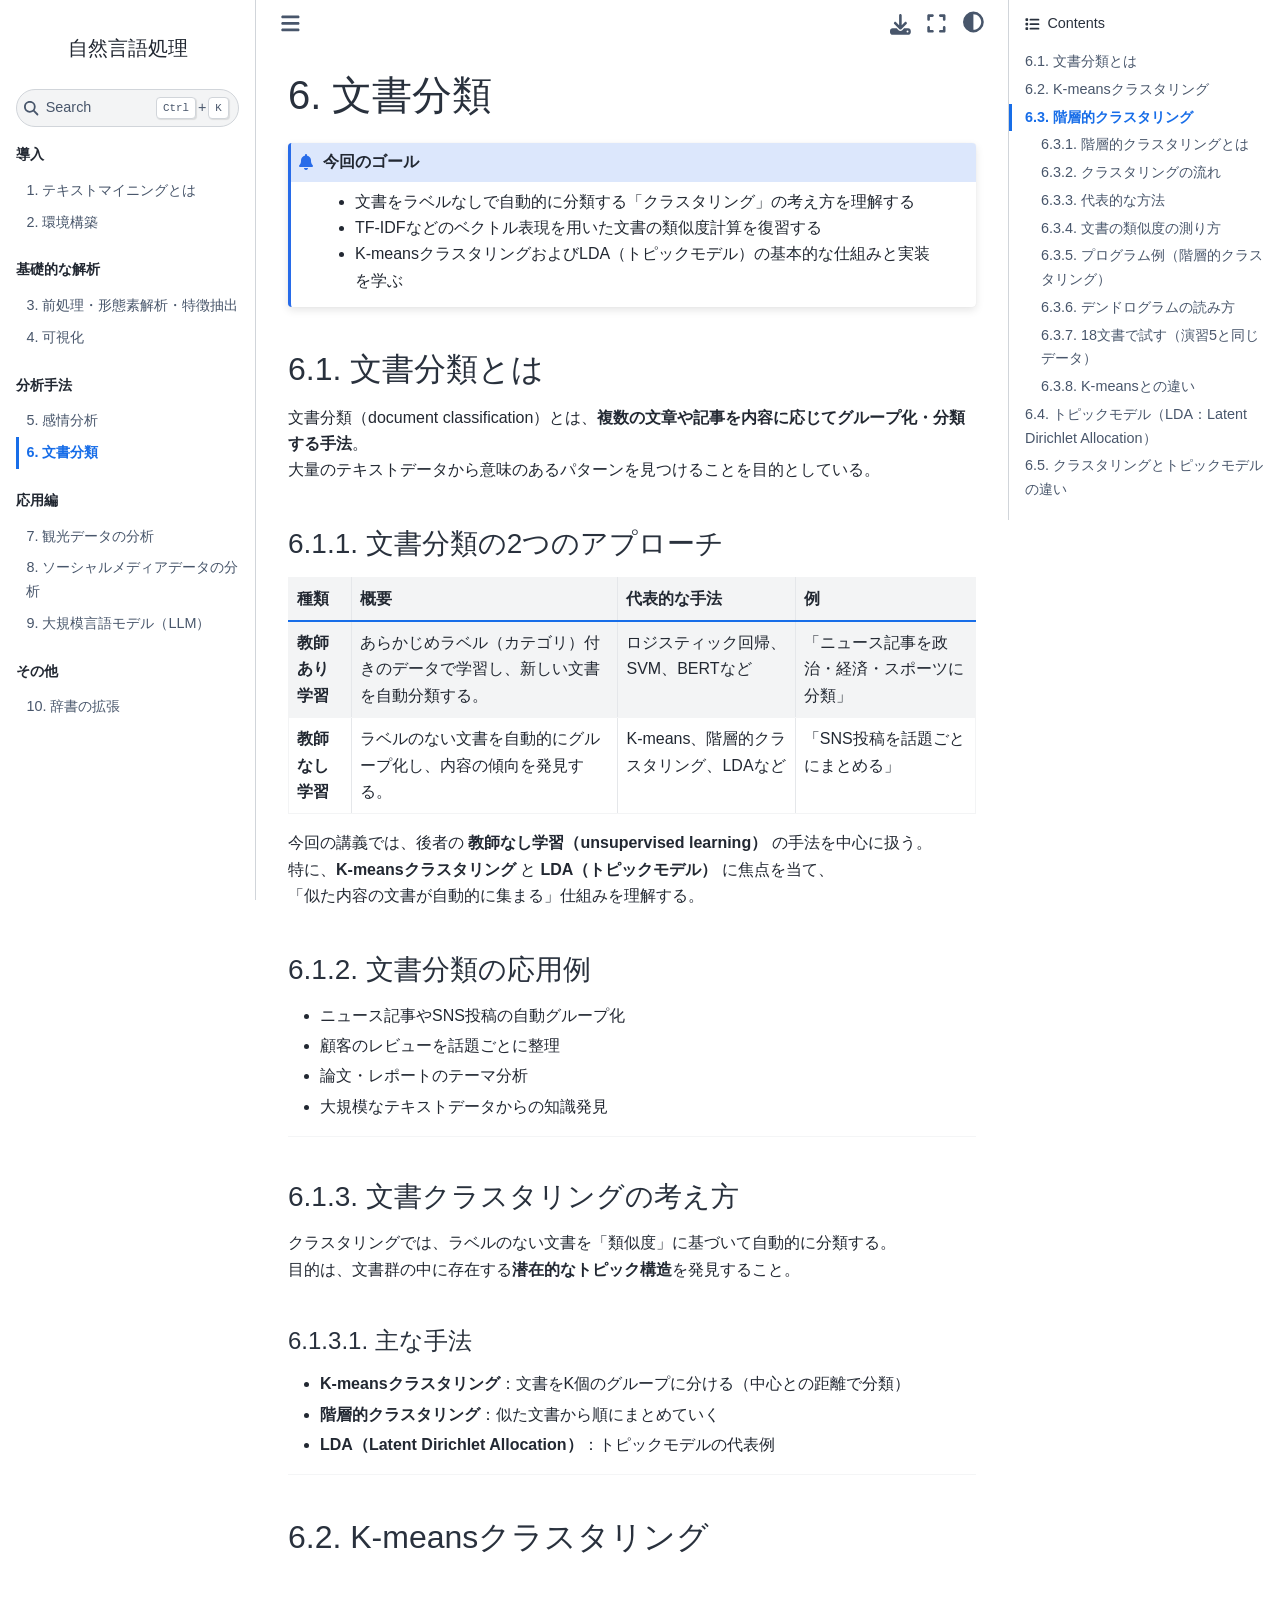
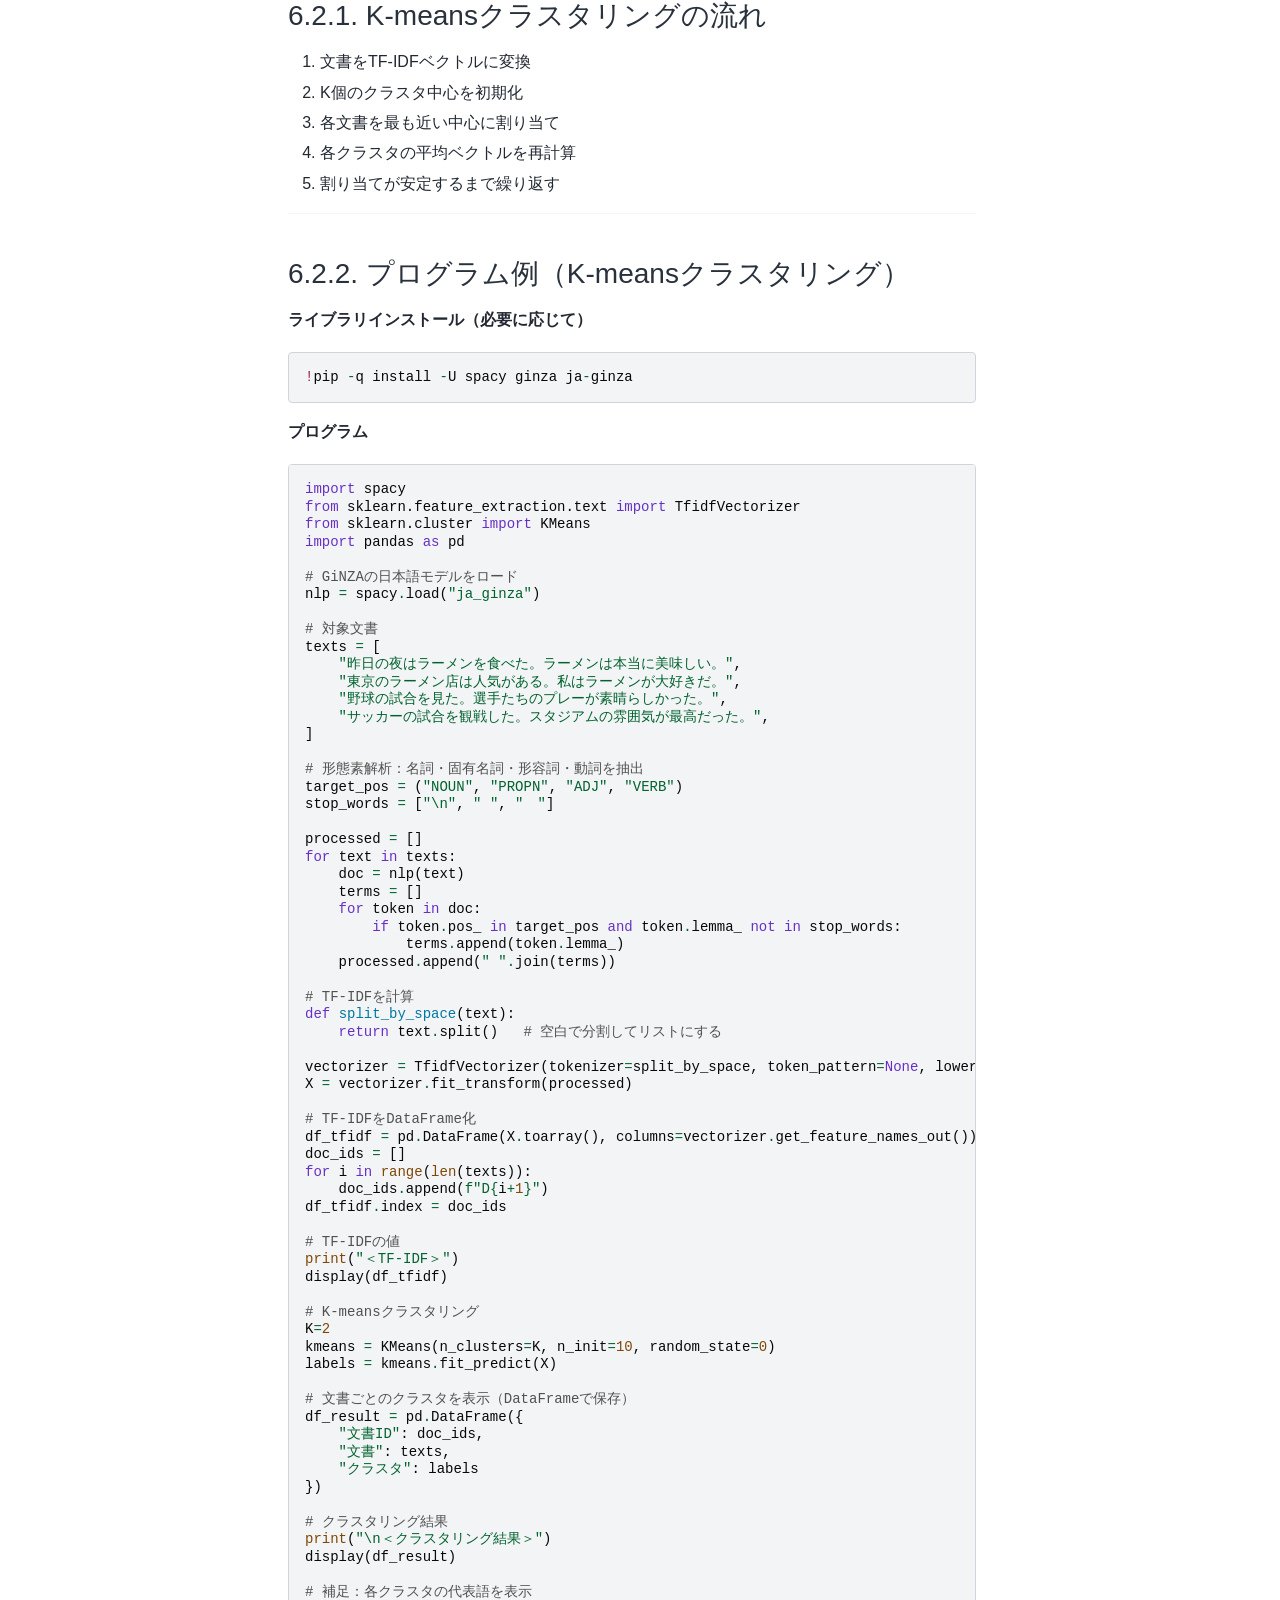
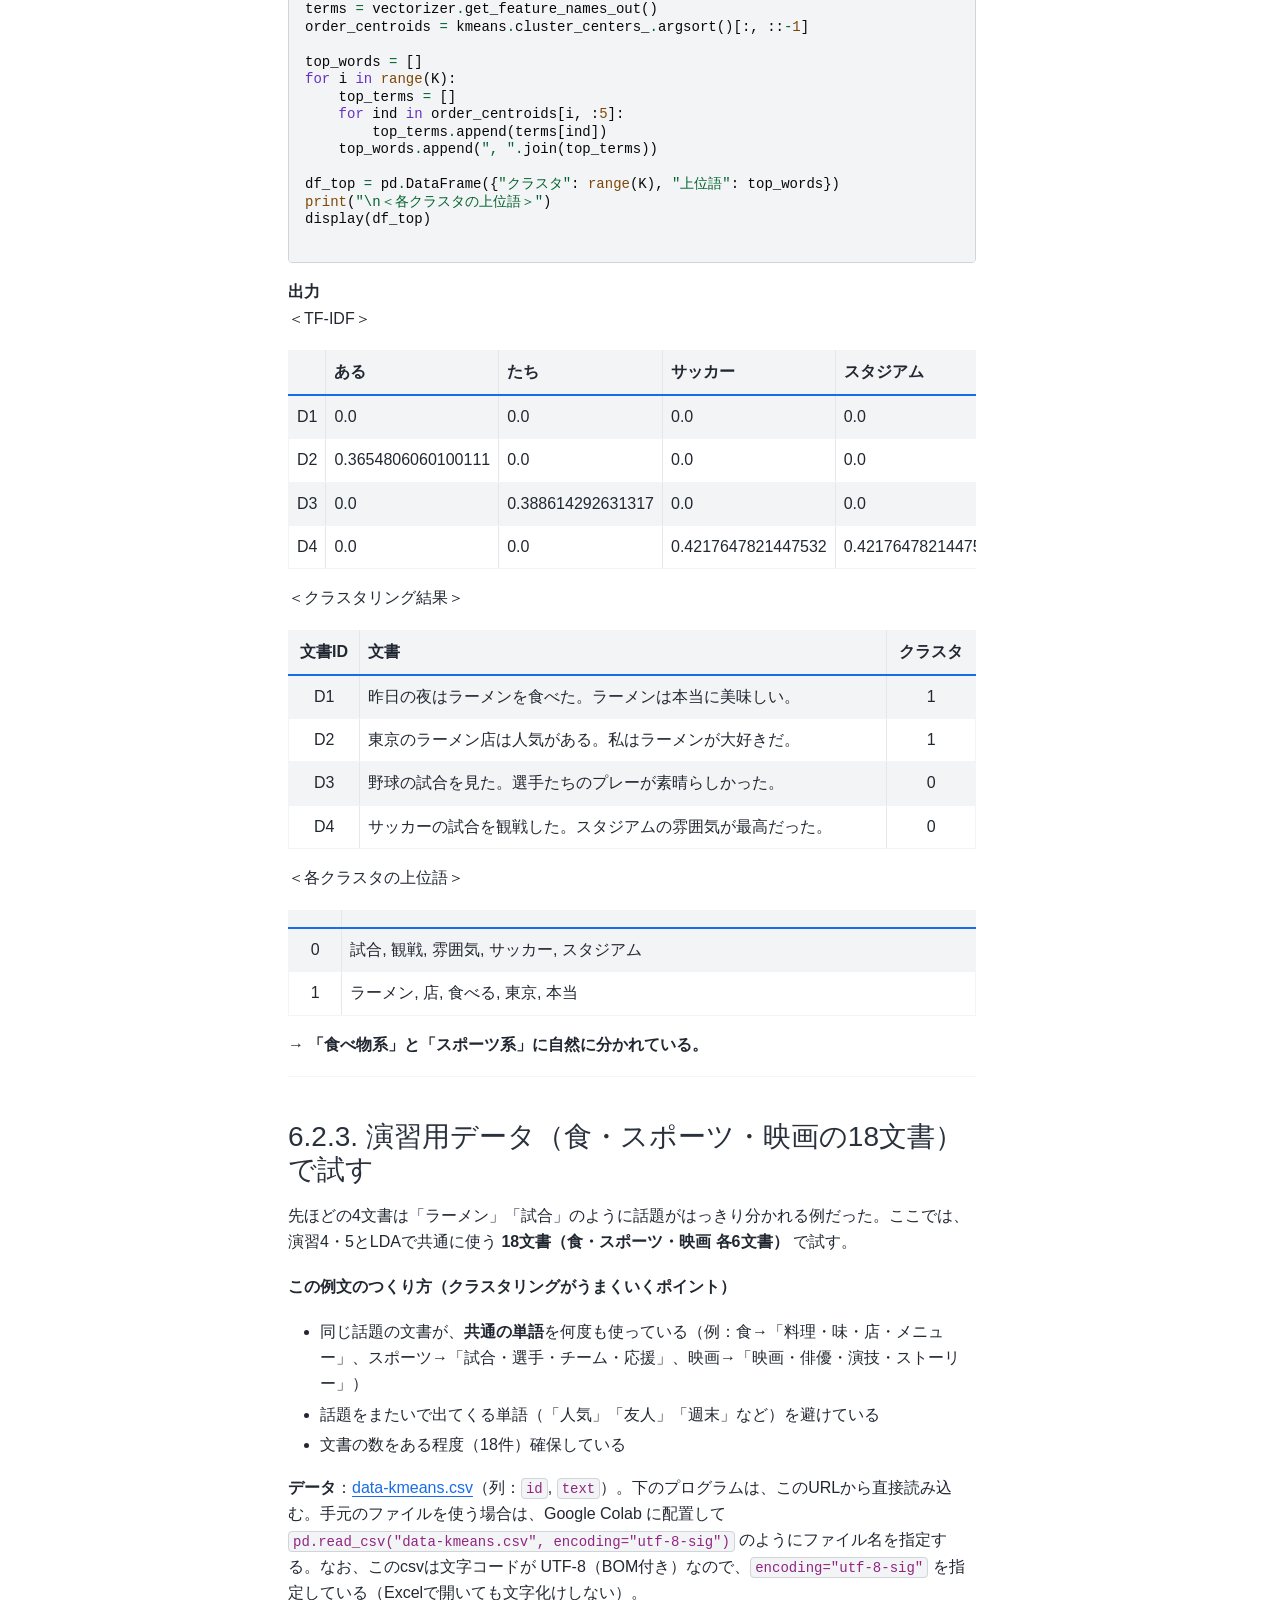
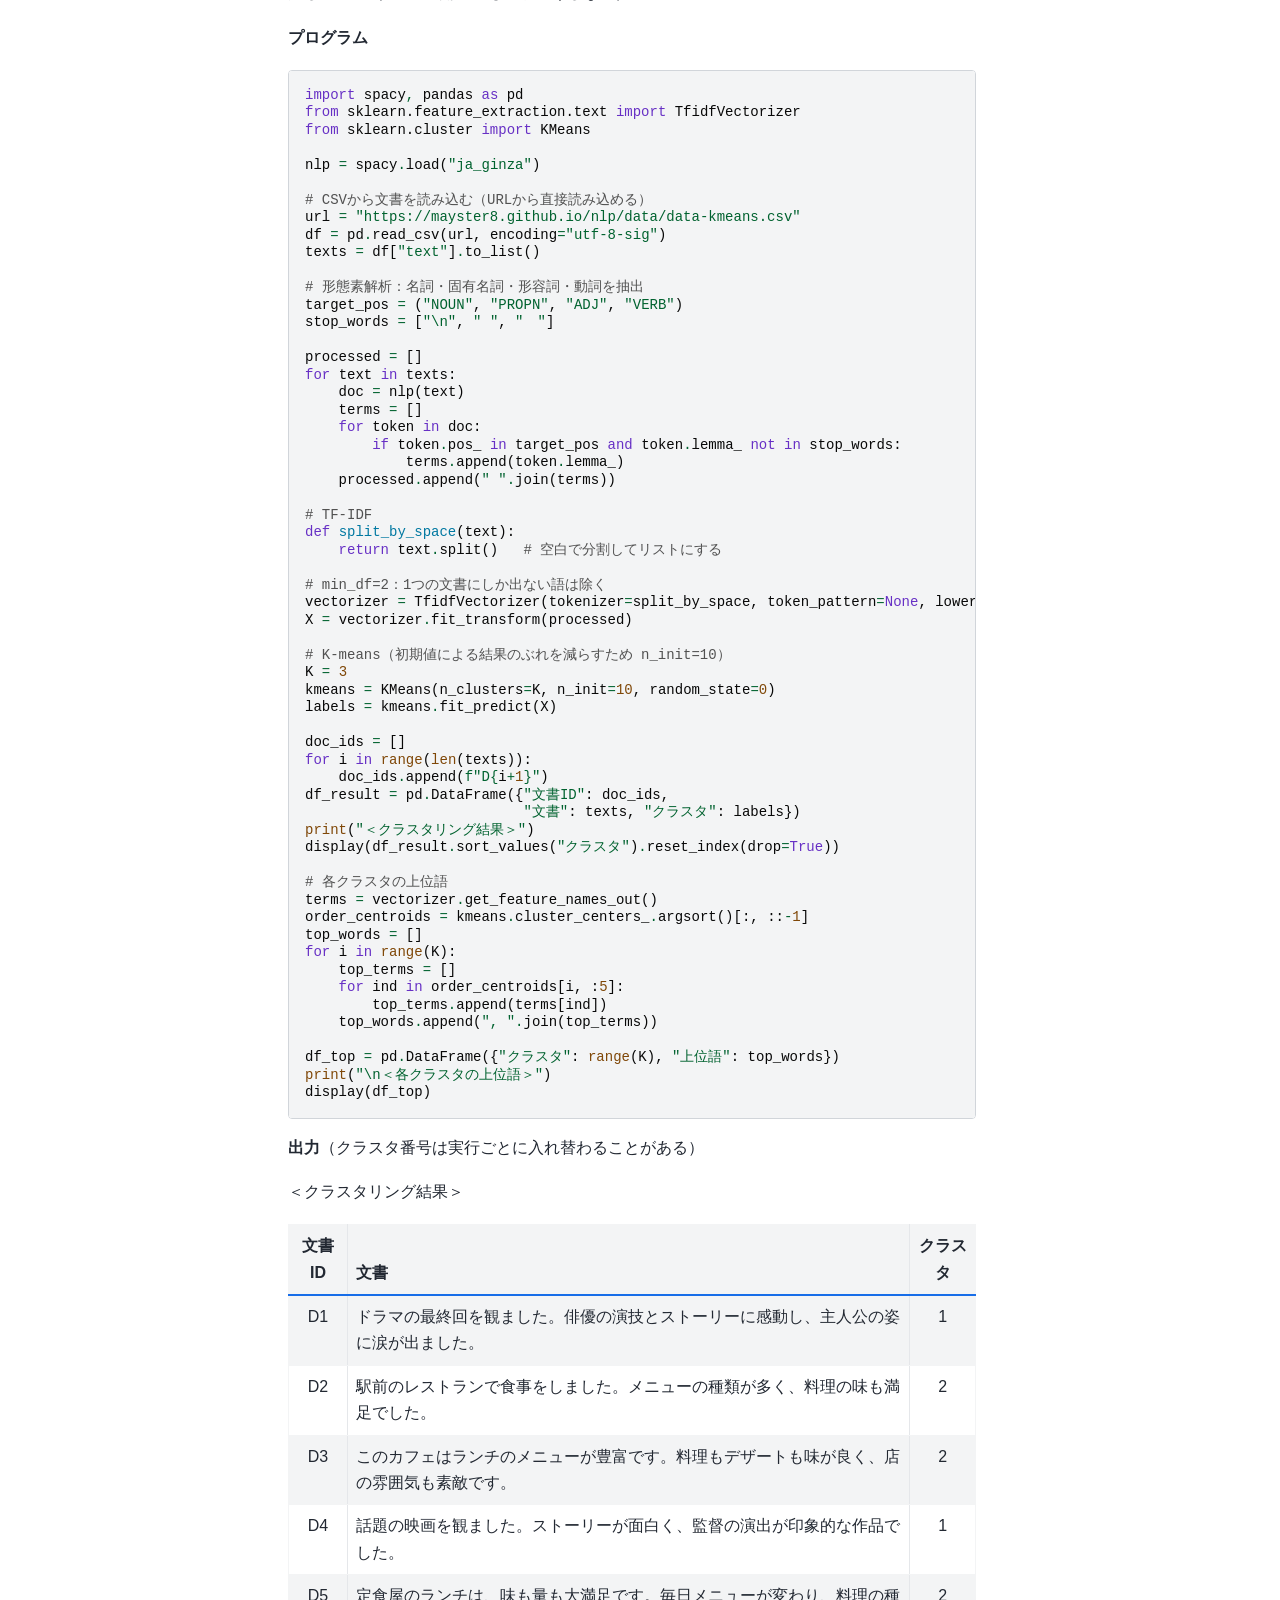
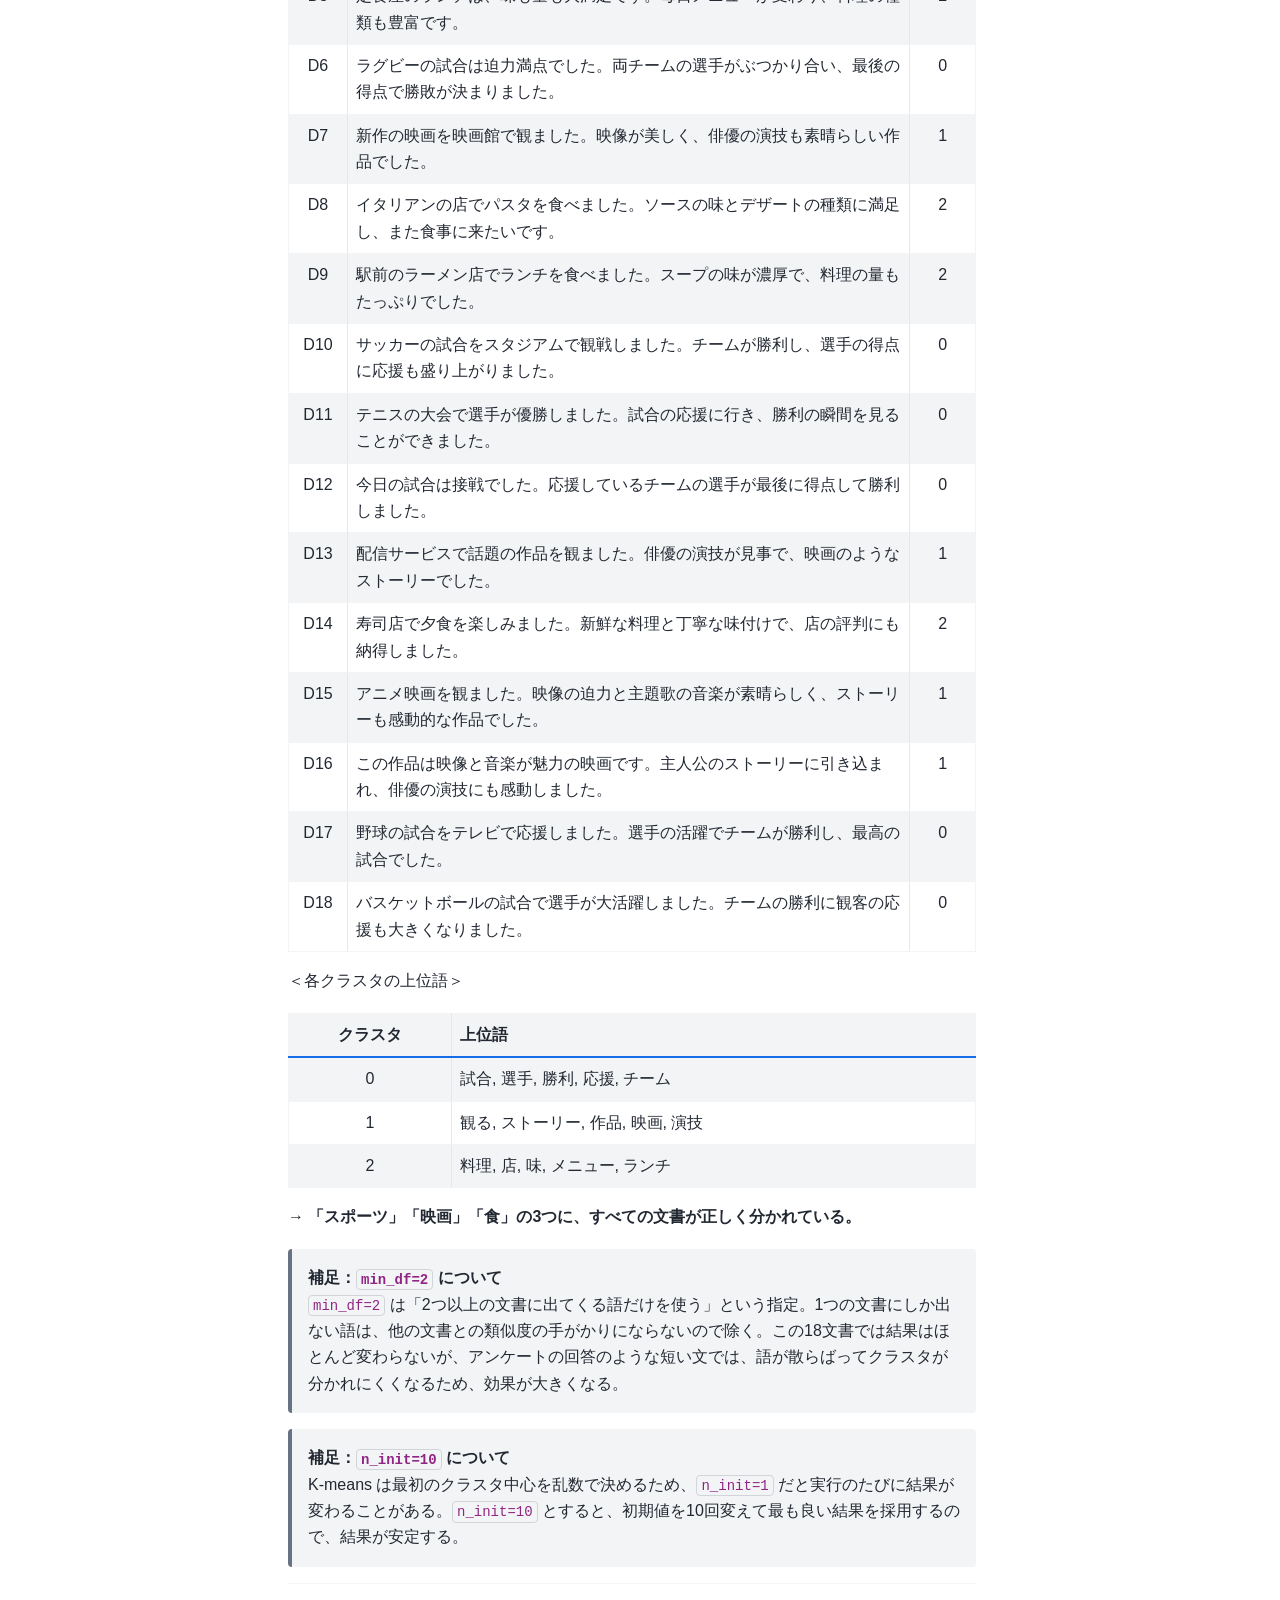
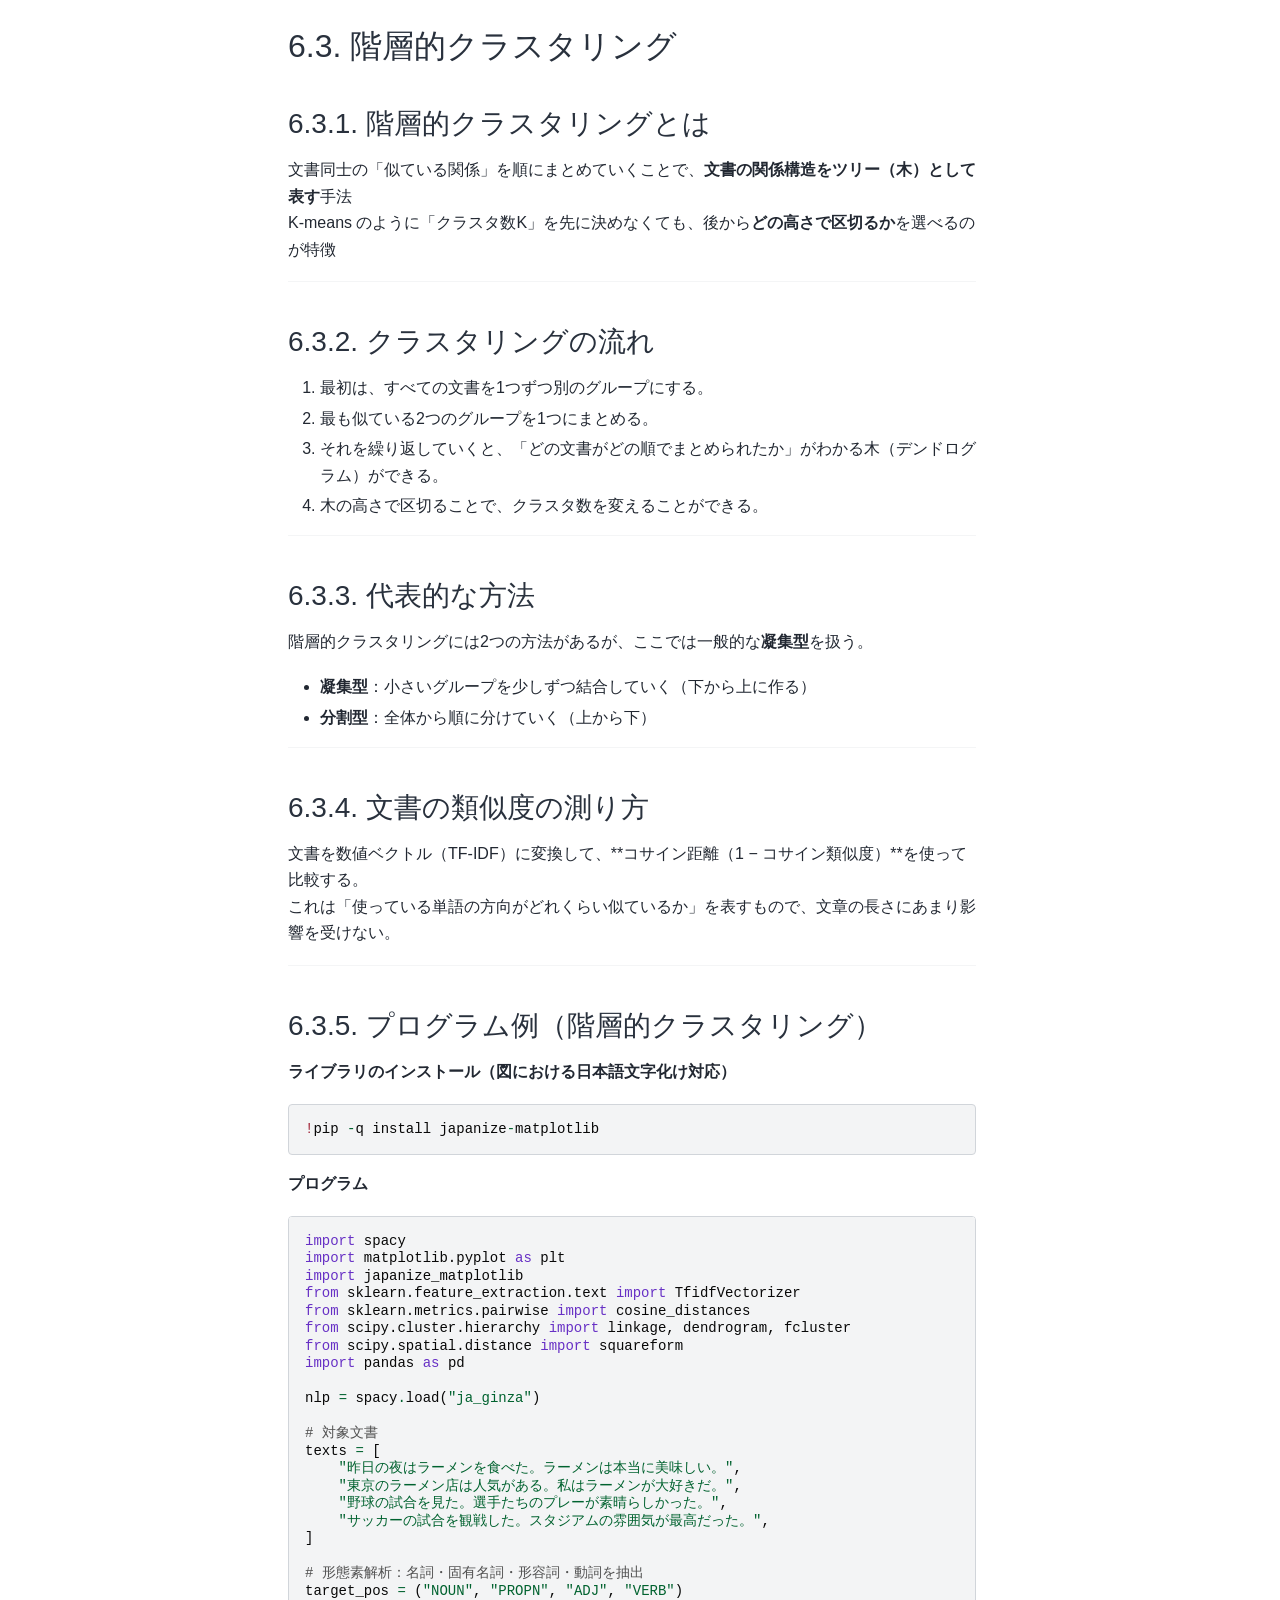
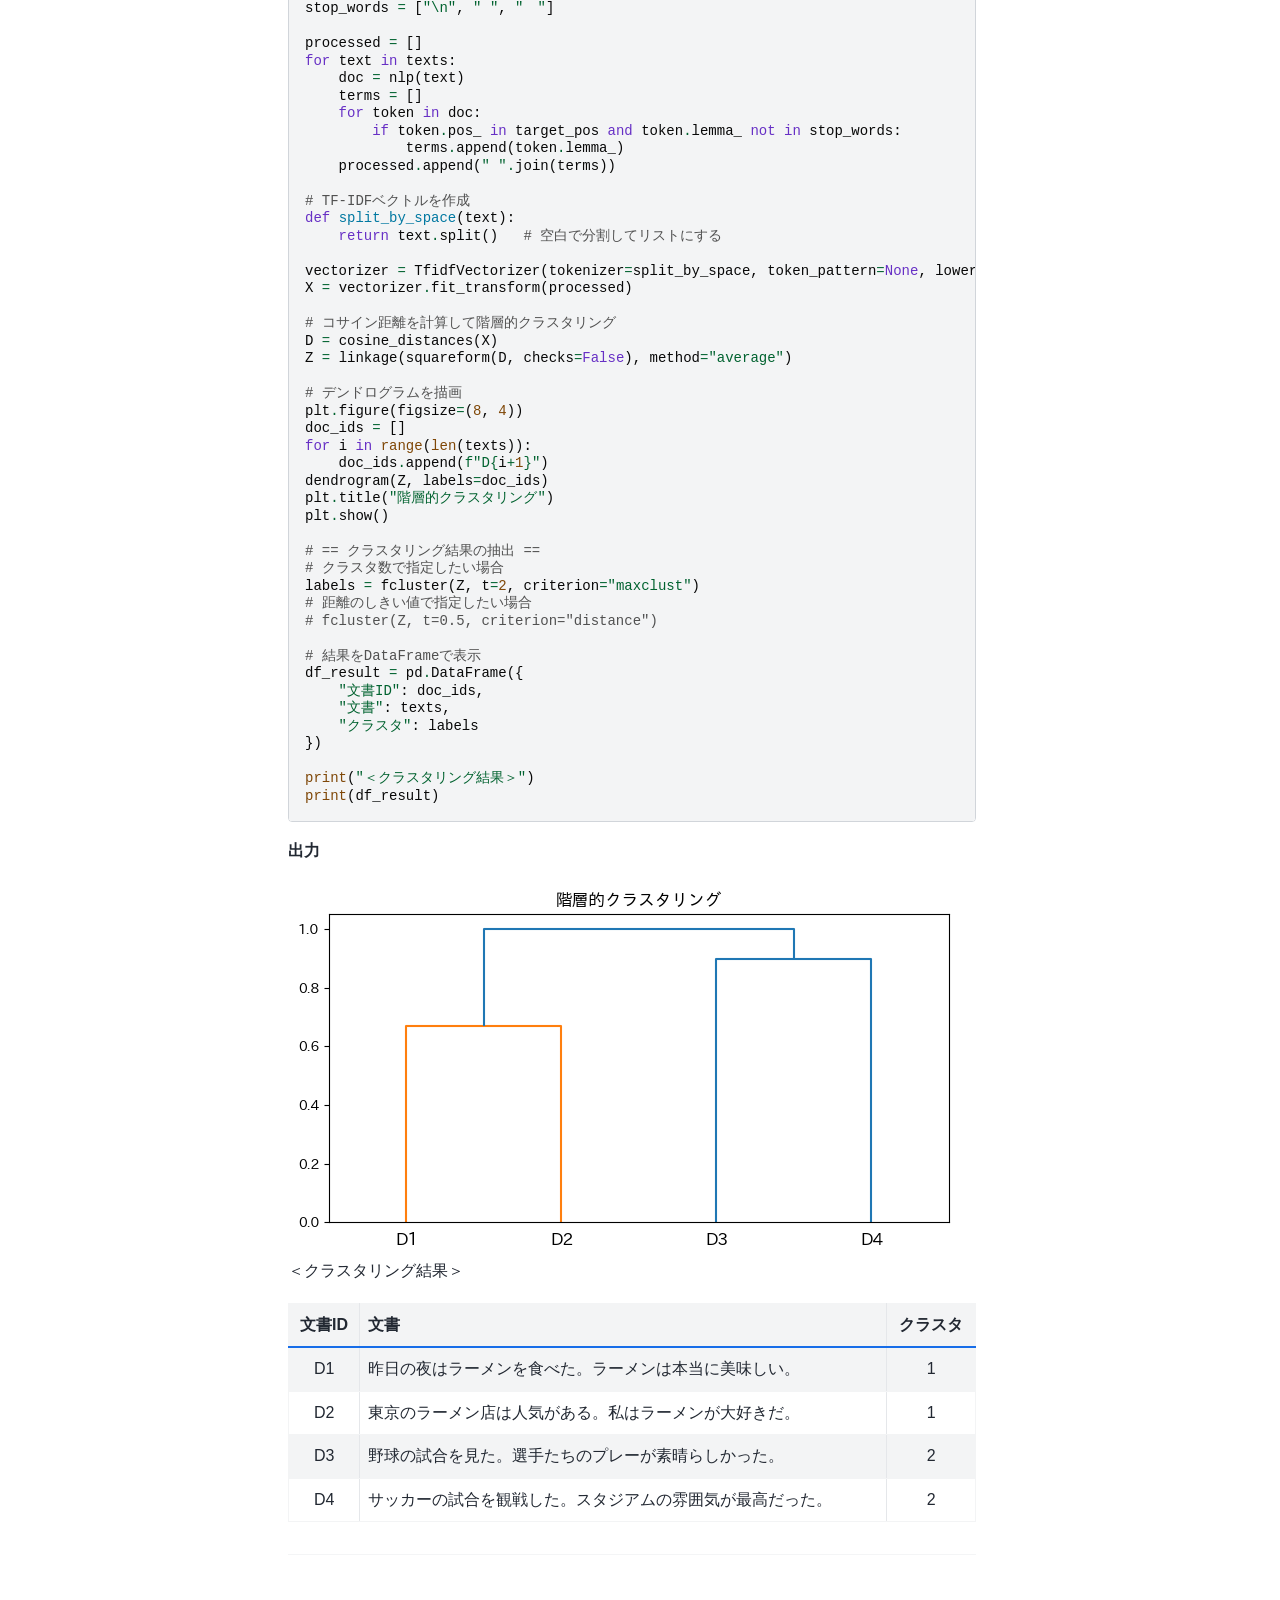
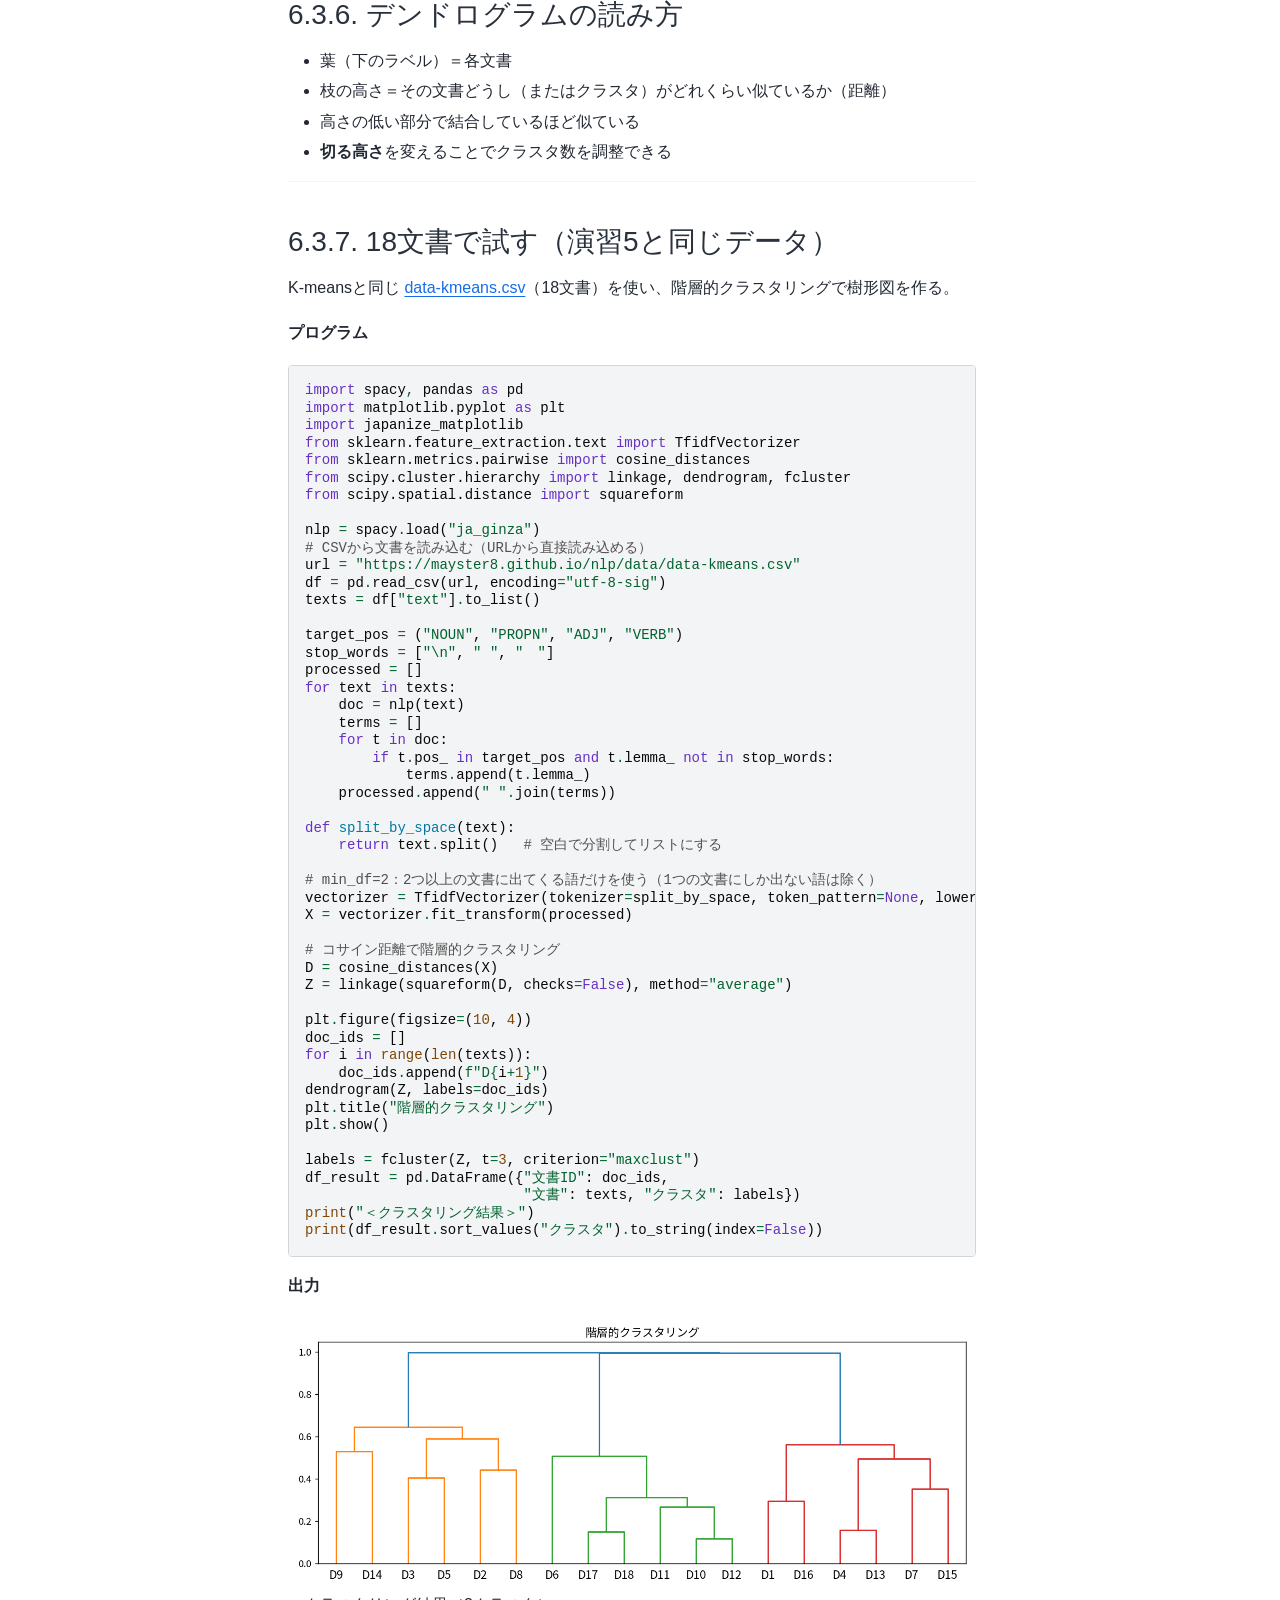
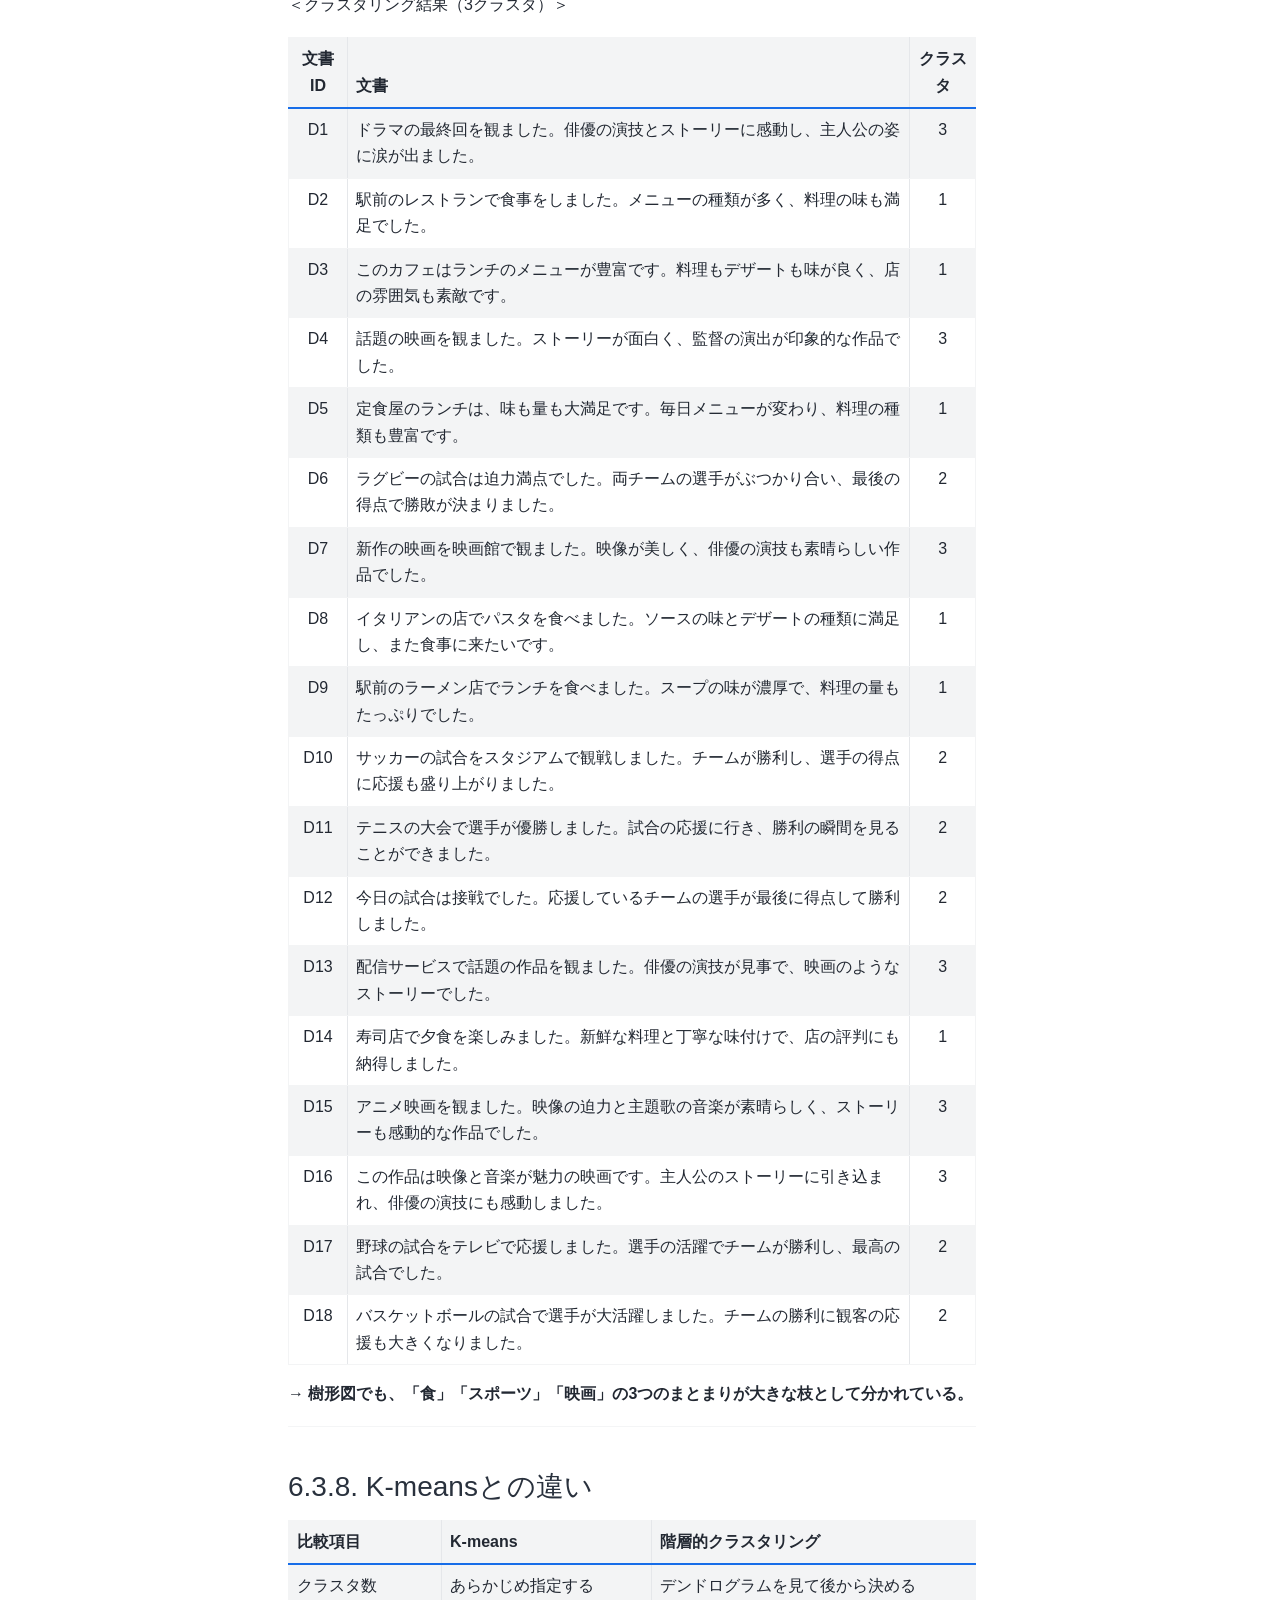
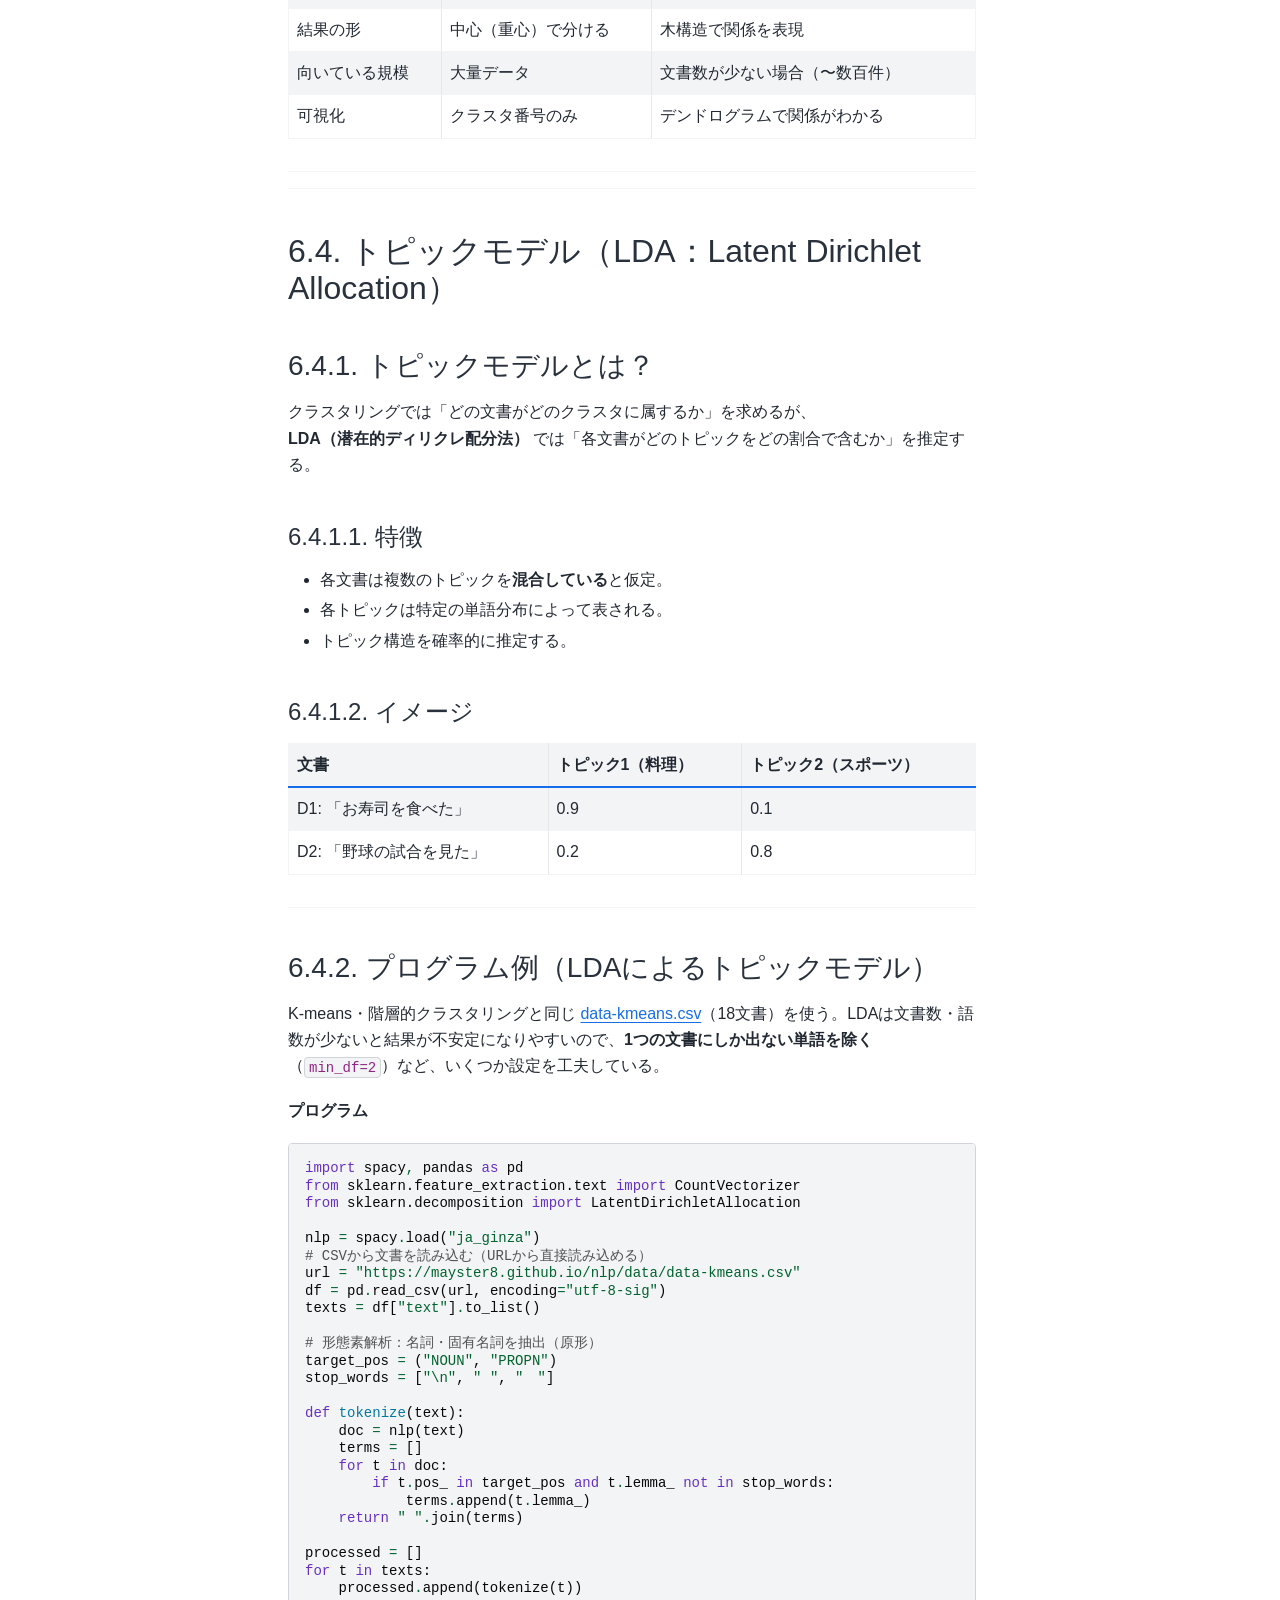
<file: html/05_clustering.html>
<!DOCTYPE html>


<html lang="en" data-content_root="../" >

  <head>
    <meta charset="utf-8" />
    <meta name="viewport" content="width=device-width, initial-scale=1.0" /><meta name="viewport" content="width=device-width, initial-scale=1" />

    <title>6. 文書分類 &#8212; 自然言語処理</title>
  
  
  
  <script data-cfasync="false">
    document.documentElement.dataset.mode = localStorage.getItem("mode") || "";
    document.documentElement.dataset.theme = localStorage.getItem("theme") || "";
  </script>
  
  <!-- Loaded before other Sphinx assets -->
  <link href="../_static/styles/theme.css?digest=dfe6caa3a7d634c4db9b" rel="stylesheet" />
<link href="../_static/styles/bootstrap.css?digest=dfe6caa3a7d634c4db9b" rel="stylesheet" />
<link href="../_static/styles/pydata-sphinx-theme.css?digest=dfe6caa3a7d634c4db9b" rel="stylesheet" />

  
  <link href="../_static/vendor/fontawesome/6.5.2/css/all.min.css?digest=dfe6caa3a7d634c4db9b" rel="stylesheet" />
  <link rel="preload" as="font" type="font/woff2" crossorigin href="../_static/vendor/fontawesome/6.5.2/webfonts/fa-solid-900.woff2" />
<link rel="preload" as="font" type="font/woff2" crossorigin href="../_static/vendor/fontawesome/6.5.2/webfonts/fa-brands-400.woff2" />
<link rel="preload" as="font" type="font/woff2" crossorigin href="../_static/vendor/fontawesome/6.5.2/webfonts/fa-regular-400.woff2" />

    <link rel="stylesheet" type="text/css" href="../_static/pygments.css?v=03e43079" />
    <link rel="stylesheet" type="text/css" href="../_static/styles/sphinx-book-theme.css?v=eba8b062" />
    <link rel="stylesheet" type="text/css" href="../_static/togglebutton.css?v=13237357" />
    <link rel="stylesheet" type="text/css" href="../_static/copybutton.css?v=76b2166b" />
    <link rel="stylesheet" type="text/css" href="../_static/mystnb.8ecb98da25f57f5357bf6f572d296f466b2cfe2517ffebfabe82451661e28f02.css?v=6644e6bb" />
    <link rel="stylesheet" type="text/css" href="../_static/sphinx-thebe.css?v=4fa983c6" />
    <link rel="stylesheet" type="text/css" href="../_static/sphinx-design.min.css?v=95c83b7e" />
    <link rel="stylesheet" type="text/css" href="../_static/custom.css?v=ab1aa4ae" />
  
  <!-- Pre-loaded scripts that we'll load fully later -->
  <link rel="preload" as="script" href="../_static/scripts/bootstrap.js?digest=dfe6caa3a7d634c4db9b" />
<link rel="preload" as="script" href="../_static/scripts/pydata-sphinx-theme.js?digest=dfe6caa3a7d634c4db9b" />
  <script src="../_static/vendor/fontawesome/6.5.2/js/all.min.js?digest=dfe6caa3a7d634c4db9b"></script>

    <script src="../_static/documentation_options.js?v=9eb32ce0"></script>
    <script src="../_static/doctools.js?v=9a2dae69"></script>
    <script src="../_static/sphinx_highlight.js?v=dc90522c"></script>
    <script src="../_static/clipboard.min.js?v=a7894cd8"></script>
    <script src="../_static/copybutton.js?v=f281be69"></script>
    <script src="../_static/scripts/sphinx-book-theme.js?v=887ef09a"></script>
    <script>let toggleHintShow = 'Click to show';</script>
    <script>let toggleHintHide = 'Click to hide';</script>
    <script>let toggleOpenOnPrint = 'true';</script>
    <script src="../_static/togglebutton.js?v=4a39c7ea"></script>
    <script>var togglebuttonSelector = '.toggle, .admonition.dropdown';</script>
    <script src="../_static/design-tabs.js?v=f930bc37"></script>
    <script>const THEBE_JS_URL = "https://unpkg.com/thebe@0.8.2/lib/index.js"; const thebe_selector = ".thebe,.cell"; const thebe_selector_input = "pre"; const thebe_selector_output = ".output, .cell_output"</script>
    <script async="async" src="../_static/sphinx-thebe.js?v=c100c467"></script>
    <script>var togglebuttonSelector = '.toggle, .admonition.dropdown';</script>
    <script>const THEBE_JS_URL = "https://unpkg.com/thebe@0.8.2/lib/index.js"; const thebe_selector = ".thebe,.cell"; const thebe_selector_input = "pre"; const thebe_selector_output = ".output, .cell_output"</script>
    <script>DOCUMENTATION_OPTIONS.pagename = 'html/05_clustering';</script>
    <link rel="icon" href="../_static/favicon.ico"/>
    <link rel="index" title="Index" href="../genindex.html" />
    <link rel="search" title="Search" href="../search.html" />
    <link rel="next" title="7. 観光データの分析" href="10_sightseeing.html" />
    <link rel="prev" title="5. 感情分析" href="04_analysis.html" />
  <meta name="viewport" content="width=device-width, initial-scale=1"/>
  <meta name="docsearch:language" content="en"/>
  </head>
  
  
  <body data-bs-spy="scroll" data-bs-target=".bd-toc-nav" data-offset="180" data-bs-root-margin="0px 0px -60%" data-default-mode="">

  
  
  <div id="pst-skip-link" class="skip-link d-print-none"><a href="#main-content">Skip to main content</a></div>
  
  <div id="pst-scroll-pixel-helper"></div>
  
  <button type="button" class="btn rounded-pill" id="pst-back-to-top">
    <i class="fa-solid fa-arrow-up"></i>Back to top</button>

  
  <input type="checkbox"
          class="sidebar-toggle"
          id="pst-primary-sidebar-checkbox"/>
  <label class="overlay overlay-primary" for="pst-primary-sidebar-checkbox"></label>
  
  <input type="checkbox"
          class="sidebar-toggle"
          id="pst-secondary-sidebar-checkbox"/>
  <label class="overlay overlay-secondary" for="pst-secondary-sidebar-checkbox"></label>
  
  <div class="search-button__wrapper">
    <div class="search-button__overlay"></div>
    <div class="search-button__search-container">
<form class="bd-search d-flex align-items-center"
      action="../search.html"
      method="get">
  <i class="fa-solid fa-magnifying-glass"></i>
  <input type="search"
         class="form-control"
         name="q"
         id="search-input"
         placeholder="Search..."
         aria-label="Search..."
         autocomplete="off"
         autocorrect="off"
         autocapitalize="off"
         spellcheck="false"/>
  <span class="search-button__kbd-shortcut"><kbd class="kbd-shortcut__modifier">Ctrl</kbd>+<kbd>K</kbd></span>
</form></div>
  </div>

  <div class="pst-async-banner-revealer d-none">
  <aside id="bd-header-version-warning" class="d-none d-print-none" aria-label="Version warning"></aside>
</div>

  
    <header class="bd-header navbar navbar-expand-lg bd-navbar d-print-none">
    </header>
  

  <div class="bd-container">
    <div class="bd-container__inner bd-page-width">
      
      
      
      <div class="bd-sidebar-primary bd-sidebar">
        

  
  <div class="sidebar-header-items sidebar-primary__section">
    
    
    
    
  </div>
  
    <div class="sidebar-primary-items__start sidebar-primary__section">
        <div class="sidebar-primary-item">

  
    
  

<a class="navbar-brand logo" href="00_top.html">
  
  
  
  
  
  
    <p class="title logo__title">自然言語処理</p>
  
</a></div>
        <div class="sidebar-primary-item">

 <script>
 document.write(`
   <button class="btn search-button-field search-button__button" title="Search" aria-label="Search" data-bs-placement="bottom" data-bs-toggle="tooltip">
    <i class="fa-solid fa-magnifying-glass"></i>
    <span class="search-button__default-text">Search</span>
    <span class="search-button__kbd-shortcut"><kbd class="kbd-shortcut__modifier">Ctrl</kbd>+<kbd class="kbd-shortcut__modifier">K</kbd></span>
   </button>
 `);
 </script></div>
        <div class="sidebar-primary-item"><nav class="bd-links bd-docs-nav" aria-label="Main">
    <div class="bd-toc-item navbar-nav active">
        <p aria-level="2" class="caption" role="heading"><span class="caption-text">導入</span></p>
<ul class="nav bd-sidenav">
<li class="toctree-l1"><a class="reference internal" href="01_intro.html">1. テキストマイニングとは</a></li>
<li class="toctree-l1"><a class="reference internal" href="02_deploy.html">2. 環境構築</a></li>
</ul>
<p aria-level="2" class="caption" role="heading"><span class="caption-text">基礎的な解析</span></p>
<ul class="nav bd-sidenav">
<li class="toctree-l1"><a class="reference internal" href="03_basic_analysis.html">3. 前処理・形態素解析・特徴抽出</a></li>
<li class="toctree-l1"><a class="reference internal" href="03_visualization.html">4. 可視化</a></li>
</ul>
<p aria-level="2" class="caption" role="heading"><span class="caption-text">分析手法</span></p>
<ul class="current nav bd-sidenav">
<li class="toctree-l1"><a class="reference internal" href="04_analysis.html">5. 感情分析</a></li>
<li class="toctree-l1 current active"><a class="current reference internal" href="#">6. 文書分類</a></li>
</ul>
<p aria-level="2" class="caption" role="heading"><span class="caption-text">応用編</span></p>
<ul class="nav bd-sidenav">
<li class="toctree-l1"><a class="reference internal" href="10_sightseeing.html">7. 観光データの分析</a></li>
<li class="toctree-l1"><a class="reference internal" href="20_youtube.html">8. ソーシャルメディアデータの分析</a></li>
<li class="toctree-l1"><a class="reference internal" href="30_llm.html">9. 大規模言語モデル（LLM）</a></li>
</ul>
<p aria-level="2" class="caption" role="heading"><span class="caption-text">その他</span></p>
<ul class="nav bd-sidenav">
<li class="toctree-l1"><a class="reference internal" href="99_dictionary.html">10. 辞書の拡張</a></li>
</ul>

    </div>
</nav></div>
    </div>
  
  
  <div class="sidebar-primary-items__end sidebar-primary__section">
  </div>
  
  <div id="rtd-footer-container"></div>


      </div>
      
      <main id="main-content" class="bd-main" role="main">
        
        

<div class="sbt-scroll-pixel-helper"></div>

          <div class="bd-content">
            <div class="bd-article-container">
              
              <div class="bd-header-article d-print-none">
<div class="header-article-items header-article__inner">
  
    <div class="header-article-items__start">
      
        <div class="header-article-item"><button class="sidebar-toggle primary-toggle btn btn-sm" title="Toggle primary sidebar" data-bs-placement="bottom" data-bs-toggle="tooltip">
  <span class="fa-solid fa-bars"></span>
</button></div>
      
    </div>
  
  
    <div class="header-article-items__end">
      
        <div class="header-article-item">

<div class="article-header-buttons">





<div class="dropdown dropdown-download-buttons">
  <button class="btn dropdown-toggle" type="button" data-bs-toggle="dropdown" aria-expanded="false" aria-label="Download this page">
    <i class="fas fa-download"></i>
  </button>
  <ul class="dropdown-menu">
      
      
      
      <li><a href="../_sources/html/05_clustering.md" target="_blank"
   class="btn btn-sm btn-download-source-button dropdown-item"
   title="Download source file"
   data-bs-placement="left" data-bs-toggle="tooltip"
>
  

<span class="btn__icon-container">
  <i class="fas fa-file"></i>
  </span>
<span class="btn__text-container">.md</span>
</a>
</li>
      
      
      
      
      <li>
<button onclick="window.print()"
  class="btn btn-sm btn-download-pdf-button dropdown-item"
  title="Print to PDF"
  data-bs-placement="left" data-bs-toggle="tooltip"
>
  

<span class="btn__icon-container">
  <i class="fas fa-file-pdf"></i>
  </span>
<span class="btn__text-container">.pdf</span>
</button>
</li>
      
  </ul>
</div>




<button onclick="toggleFullScreen()"
  class="btn btn-sm btn-fullscreen-button"
  title="Fullscreen mode"
  data-bs-placement="bottom" data-bs-toggle="tooltip"
>
  

<span class="btn__icon-container">
  <i class="fas fa-expand"></i>
  </span>

</button>



<script>
document.write(`
  <button class="btn btn-sm nav-link pst-navbar-icon theme-switch-button" title="light/dark" aria-label="light/dark" data-bs-placement="bottom" data-bs-toggle="tooltip">
    <i class="theme-switch fa-solid fa-sun fa-lg" data-mode="light"></i>
    <i class="theme-switch fa-solid fa-moon fa-lg" data-mode="dark"></i>
    <i class="theme-switch fa-solid fa-circle-half-stroke fa-lg" data-mode="auto"></i>
  </button>
`);
</script>


<script>
document.write(`
  <button class="btn btn-sm pst-navbar-icon search-button search-button__button" title="Search" aria-label="Search" data-bs-placement="bottom" data-bs-toggle="tooltip">
    <i class="fa-solid fa-magnifying-glass fa-lg"></i>
  </button>
`);
</script>
<button class="sidebar-toggle secondary-toggle btn btn-sm" title="Toggle secondary sidebar" data-bs-placement="bottom" data-bs-toggle="tooltip">
    <span class="fa-solid fa-list"></span>
</button>
</div></div>
      
    </div>
  
</div>
</div>
              
              

<div id="jb-print-docs-body" class="onlyprint">
    <h1>文書分類</h1>
    <!-- Table of contents -->
    <div id="print-main-content">
        <div id="jb-print-toc">
            
            <div>
                <h2> Contents </h2>
            </div>
            <nav aria-label="Page">
                <ul class="visible nav section-nav flex-column">
<li class="toc-h2 nav-item toc-entry"><a class="reference internal nav-link" href="#id2">6.1. 文書分類とは</a><ul class="nav section-nav flex-column">
<li class="toc-h3 nav-item toc-entry"><a class="reference internal nav-link" href="#id3">6.1.1. 文書分類の2つのアプローチ</a></li>
<li class="toc-h3 nav-item toc-entry"><a class="reference internal nav-link" href="#id4">6.1.2. 文書分類の応用例</a></li>
<li class="toc-h3 nav-item toc-entry"><a class="reference internal nav-link" href="#id5">6.1.3. 文書クラスタリングの考え方</a><ul class="nav section-nav flex-column">
<li class="toc-h4 nav-item toc-entry"><a class="reference internal nav-link" href="#id6">6.1.3.1. 主な手法</a></li>
</ul>
</li>
</ul>
</li>
<li class="toc-h2 nav-item toc-entry"><a class="reference internal nav-link" href="#k-means">6.2. K-meansクラスタリング</a><ul class="nav section-nav flex-column">
<li class="toc-h3 nav-item toc-entry"><a class="reference internal nav-link" href="#id7">6.2.1. K-meansクラスタリングの流れ</a></li>
<li class="toc-h3 nav-item toc-entry"><a class="reference internal nav-link" href="#id8">6.2.2. プログラム例（K-meansクラスタリング）</a></li>
<li class="toc-h3 nav-item toc-entry"><a class="reference internal nav-link" href="#id9">6.2.3. 演習用データ（食・スポーツ・映画の18文書）で試す</a></li>
</ul>
</li>
<li class="toc-h2 nav-item toc-entry"><a class="reference internal nav-link" href="#id10">6.3. 階層的クラスタリング</a><ul class="nav section-nav flex-column">
<li class="toc-h3 nav-item toc-entry"><a class="reference internal nav-link" href="#id11">6.3.1. 階層的クラスタリングとは</a></li>
<li class="toc-h3 nav-item toc-entry"><a class="reference internal nav-link" href="#id12">6.3.2. クラスタリングの流れ</a></li>
<li class="toc-h3 nav-item toc-entry"><a class="reference internal nav-link" href="#id13">6.3.3. 代表的な方法</a></li>
<li class="toc-h3 nav-item toc-entry"><a class="reference internal nav-link" href="#id14">6.3.4. 文書の類似度の測り方</a></li>
<li class="toc-h3 nav-item toc-entry"><a class="reference internal nav-link" href="#id15">6.3.5. プログラム例（階層的クラスタリング）</a></li>
<li class="toc-h3 nav-item toc-entry"><a class="reference internal nav-link" href="#id16">6.3.6. デンドログラムの読み方</a></li>
<li class="toc-h3 nav-item toc-entry"><a class="reference internal nav-link" href="#id17">6.3.7. 18文書で試す（演習5と同じデータ）</a></li>
<li class="toc-h3 nav-item toc-entry"><a class="reference internal nav-link" href="#id18">6.3.8. K-meansとの違い</a></li>
</ul>
</li>
<li class="toc-h2 nav-item toc-entry"><a class="reference internal nav-link" href="#lda-latent-dirichlet-allocation">6.4. トピックモデル（LDA：Latent Dirichlet Allocation）</a><ul class="nav section-nav flex-column">
<li class="toc-h3 nav-item toc-entry"><a class="reference internal nav-link" href="#id19">6.4.1. トピックモデルとは？</a><ul class="nav section-nav flex-column">
<li class="toc-h4 nav-item toc-entry"><a class="reference internal nav-link" href="#id20">6.4.1.1. 特徴</a></li>
<li class="toc-h4 nav-item toc-entry"><a class="reference internal nav-link" href="#id21">6.4.1.2. イメージ</a></li>
</ul>
</li>
<li class="toc-h3 nav-item toc-entry"><a class="reference internal nav-link" href="#lda">6.4.2. プログラム例（LDAによるトピックモデル）</a></li>
</ul>
</li>
<li class="toc-h2 nav-item toc-entry"><a class="reference internal nav-link" href="#id22">6.5. クラスタリングとトピックモデルの違い</a></li>
</ul>
            </nav>
        </div>
    </div>
</div>

              
                
<div id="searchbox"></div>
                <article class="bd-article">
                  
  <section class="tex2jax_ignore mathjax_ignore" id="id1">
<h1><span class="section-number">6. </span>文書分類<a class="headerlink" href="#id1" title="Link to this heading">#</a></h1>
<div class="admonition- admonition">
<p class="admonition-title">今回のゴール</p>
<ul class="simple">
<li><p>文書をラベルなしで自動的に分類する「クラスタリング」の考え方を理解する</p></li>
<li><p>TF-IDFなどのベクトル表現を用いた文書の類似度計算を復習する</p></li>
<li><p>K-meansクラスタリングおよびLDA（トピックモデル）の基本的な仕組みと実装を学ぶ</p></li>
</ul>
</div>
<section id="id2">
<h2><span class="section-number">6.1. </span>文書分類とは<a class="headerlink" href="#id2" title="Link to this heading">#</a></h2>
<p>文書分類（document classification）とは、<strong>複数の文章や記事を内容に応じてグループ化・分類する手法</strong>。<br />
大量のテキストデータから意味のあるパターンを見つけることを目的としている。</p>
<section id="id3">
<h3><span class="section-number">6.1.1. </span>文書分類の2つのアプローチ<a class="headerlink" href="#id3" title="Link to this heading">#</a></h3>
<div class="pst-scrollable-table-container"><table class="table">
<thead>
<tr class="row-odd"><th class="head"><p>種類</p></th>
<th class="head"><p>概要</p></th>
<th class="head"><p>代表的な手法</p></th>
<th class="head"><p>例</p></th>
</tr>
</thead>
<tbody>
<tr class="row-even"><td><p><strong>教師あり学習</strong></p></td>
<td><p>あらかじめラベル（カテゴリ）付きのデータで学習し、新しい文書を自動分類する。</p></td>
<td><p>ロジスティック回帰、SVM、BERTなど</p></td>
<td><p>「ニュース記事を政治・経済・スポーツに分類」</p></td>
</tr>
<tr class="row-odd"><td><p><strong>教師なし学習</strong></p></td>
<td><p>ラベルのない文書を自動的にグループ化し、内容の傾向を発見する。</p></td>
<td><p>K-means、階層的クラスタリング、LDAなど</p></td>
<td><p>「SNS投稿を話題ごとにまとめる」</p></td>
</tr>
</tbody>
</table>
</div>
<p>今回の講義では、後者の <strong>教師なし学習（unsupervised learning）</strong> の手法を中心に扱う。<br />
特に、<strong>K-meansクラスタリング</strong> と <strong>LDA（トピックモデル）</strong> に焦点を当て、<br />
「似た内容の文書が自動的に集まる」仕組みを理解する。</p>
</section>
<section id="id4">
<h3><span class="section-number">6.1.2. </span>文書分類の応用例<a class="headerlink" href="#id4" title="Link to this heading">#</a></h3>
<ul class="simple">
<li><p>ニュース記事やSNS投稿の自動グループ化</p></li>
<li><p>顧客のレビューを話題ごとに整理</p></li>
<li><p>論文・レポートのテーマ分析</p></li>
<li><p>大規模なテキストデータからの知識発見</p></li>
</ul>
</section>
<hr class="docutils" />
<section id="id5">
<h3><span class="section-number">6.1.3. </span>文書クラスタリングの考え方<a class="headerlink" href="#id5" title="Link to this heading">#</a></h3>
<p>クラスタリングでは、ラベルのない文書を「類似度」に基づいて自動的に分類する。<br />
目的は、文書群の中に存在する<strong>潜在的なトピック構造</strong>を発見すること。</p>
<section id="id6">
<h4><span class="section-number">6.1.3.1. </span>主な手法<a class="headerlink" href="#id6" title="Link to this heading">#</a></h4>
<ul class="simple">
<li><p><strong>K-meansクラスタリング</strong>：文書をK個のグループに分ける（中心との距離で分類）</p></li>
<li><p><strong>階層的クラスタリング</strong>：似た文書から順にまとめていく</p></li>
<li><p><strong>LDA（Latent Dirichlet Allocation）</strong>：トピックモデルの代表例</p></li>
</ul>
</section>
</section>
</section>
<hr class="docutils" />
<section id="k-means">
<h2><span class="section-number">6.2. </span>K-meansクラスタリング<a class="headerlink" href="#k-means" title="Link to this heading">#</a></h2>
<section id="id7">
<h3><span class="section-number">6.2.1. </span>K-meansクラスタリングの流れ<a class="headerlink" href="#id7" title="Link to this heading">#</a></h3>
<ol class="arabic simple">
<li><p>文書をTF-IDFベクトルに変換</p></li>
<li><p>K個のクラスタ中心を初期化</p></li>
<li><p>各文書を最も近い中心に割り当て</p></li>
<li><p>各クラスタの平均ベクトルを再計算</p></li>
<li><p>割り当てが安定するまで繰り返す</p></li>
</ol>
</section>
<hr class="docutils" />
<section id="id8">
<h3><span class="section-number">6.2.2. </span>プログラム例（K-meansクラスタリング）<a class="headerlink" href="#id8" title="Link to this heading">#</a></h3>
<p><strong>ライブラリインストール（必要に応じて）</strong></p>
<div class="highlight-python notranslate"><div class="highlight"><pre><span></span><span class="err">!</span><span class="n">pip</span> <span class="o">-</span><span class="n">q</span> <span class="n">install</span> <span class="o">-</span><span class="n">U</span> <span class="n">spacy</span> <span class="n">ginza</span> <span class="n">ja</span><span class="o">-</span><span class="n">ginza</span>
</pre></div>
</div>
<p><strong>プログラム</strong></p>
<div class="highlight-python notranslate"><div class="highlight"><pre><span></span><span class="kn">import</span><span class="w"> </span><span class="nn">spacy</span>
<span class="kn">from</span><span class="w"> </span><span class="nn">sklearn.feature_extraction.text</span><span class="w"> </span><span class="kn">import</span> <span class="n">TfidfVectorizer</span>
<span class="kn">from</span><span class="w"> </span><span class="nn">sklearn.cluster</span><span class="w"> </span><span class="kn">import</span> <span class="n">KMeans</span>
<span class="kn">import</span><span class="w"> </span><span class="nn">pandas</span><span class="w"> </span><span class="k">as</span><span class="w"> </span><span class="nn">pd</span>

<span class="c1"># GiNZAの日本語モデルをロード</span>
<span class="n">nlp</span> <span class="o">=</span> <span class="n">spacy</span><span class="o">.</span><span class="n">load</span><span class="p">(</span><span class="s2">&quot;ja_ginza&quot;</span><span class="p">)</span>

<span class="c1"># 対象文書</span>
<span class="n">texts</span> <span class="o">=</span> <span class="p">[</span>
    <span class="s2">&quot;昨日の夜はラーメンを食べた。ラーメンは本当に美味しい。&quot;</span><span class="p">,</span>
    <span class="s2">&quot;東京のラーメン店は人気がある。私はラーメンが大好きだ。&quot;</span><span class="p">,</span>
    <span class="s2">&quot;野球の試合を見た。選手たちのプレーが素晴らしかった。&quot;</span><span class="p">,</span>
    <span class="s2">&quot;サッカーの試合を観戦した。スタジアムの雰囲気が最高だった。&quot;</span><span class="p">,</span>
<span class="p">]</span>

<span class="c1"># 形態素解析：名詞・固有名詞・形容詞・動詞を抽出</span>
<span class="n">target_pos</span> <span class="o">=</span> <span class="p">(</span><span class="s2">&quot;NOUN&quot;</span><span class="p">,</span> <span class="s2">&quot;PROPN&quot;</span><span class="p">,</span> <span class="s2">&quot;ADJ&quot;</span><span class="p">,</span> <span class="s2">&quot;VERB&quot;</span><span class="p">)</span>
<span class="n">stop_words</span> <span class="o">=</span> <span class="p">[</span><span class="s2">&quot;</span><span class="se">\n</span><span class="s2">&quot;</span><span class="p">,</span> <span class="s2">&quot; &quot;</span><span class="p">,</span> <span class="s2">&quot;　&quot;</span><span class="p">]</span>

<span class="n">processed</span> <span class="o">=</span> <span class="p">[]</span>
<span class="k">for</span> <span class="n">text</span> <span class="ow">in</span> <span class="n">texts</span><span class="p">:</span>
    <span class="n">doc</span> <span class="o">=</span> <span class="n">nlp</span><span class="p">(</span><span class="n">text</span><span class="p">)</span>
    <span class="n">terms</span> <span class="o">=</span> <span class="p">[]</span>
    <span class="k">for</span> <span class="n">token</span> <span class="ow">in</span> <span class="n">doc</span><span class="p">:</span>
        <span class="k">if</span> <span class="n">token</span><span class="o">.</span><span class="n">pos_</span> <span class="ow">in</span> <span class="n">target_pos</span> <span class="ow">and</span> <span class="n">token</span><span class="o">.</span><span class="n">lemma_</span> <span class="ow">not</span> <span class="ow">in</span> <span class="n">stop_words</span><span class="p">:</span>
            <span class="n">terms</span><span class="o">.</span><span class="n">append</span><span class="p">(</span><span class="n">token</span><span class="o">.</span><span class="n">lemma_</span><span class="p">)</span>
    <span class="n">processed</span><span class="o">.</span><span class="n">append</span><span class="p">(</span><span class="s2">&quot; &quot;</span><span class="o">.</span><span class="n">join</span><span class="p">(</span><span class="n">terms</span><span class="p">))</span>

<span class="c1"># TF-IDFを計算</span>
<span class="k">def</span><span class="w"> </span><span class="nf">split_by_space</span><span class="p">(</span><span class="n">text</span><span class="p">):</span>
    <span class="k">return</span> <span class="n">text</span><span class="o">.</span><span class="n">split</span><span class="p">()</span>   <span class="c1"># 空白で分割してリストにする</span>

<span class="n">vectorizer</span> <span class="o">=</span> <span class="n">TfidfVectorizer</span><span class="p">(</span><span class="n">tokenizer</span><span class="o">=</span><span class="n">split_by_space</span><span class="p">,</span> <span class="n">token_pattern</span><span class="o">=</span><span class="kc">None</span><span class="p">,</span> <span class="n">lowercase</span><span class="o">=</span><span class="kc">False</span><span class="p">)</span>
<span class="n">X</span> <span class="o">=</span> <span class="n">vectorizer</span><span class="o">.</span><span class="n">fit_transform</span><span class="p">(</span><span class="n">processed</span><span class="p">)</span>

<span class="c1"># TF-IDFをDataFrame化</span>
<span class="n">df_tfidf</span> <span class="o">=</span> <span class="n">pd</span><span class="o">.</span><span class="n">DataFrame</span><span class="p">(</span><span class="n">X</span><span class="o">.</span><span class="n">toarray</span><span class="p">(),</span> <span class="n">columns</span><span class="o">=</span><span class="n">vectorizer</span><span class="o">.</span><span class="n">get_feature_names_out</span><span class="p">())</span>
<span class="n">doc_ids</span> <span class="o">=</span> <span class="p">[]</span>
<span class="k">for</span> <span class="n">i</span> <span class="ow">in</span> <span class="nb">range</span><span class="p">(</span><span class="nb">len</span><span class="p">(</span><span class="n">texts</span><span class="p">)):</span>
    <span class="n">doc_ids</span><span class="o">.</span><span class="n">append</span><span class="p">(</span><span class="sa">f</span><span class="s2">&quot;D</span><span class="si">{</span><span class="n">i</span><span class="o">+</span><span class="mi">1</span><span class="si">}</span><span class="s2">&quot;</span><span class="p">)</span>
<span class="n">df_tfidf</span><span class="o">.</span><span class="n">index</span> <span class="o">=</span> <span class="n">doc_ids</span>

<span class="c1"># TF-IDFの値</span>
<span class="nb">print</span><span class="p">(</span><span class="s2">&quot;＜TF-IDF＞&quot;</span><span class="p">)</span>
<span class="n">display</span><span class="p">(</span><span class="n">df_tfidf</span><span class="p">)</span>

<span class="c1"># K-meansクラスタリング</span>
<span class="n">K</span><span class="o">=</span><span class="mi">2</span>
<span class="n">kmeans</span> <span class="o">=</span> <span class="n">KMeans</span><span class="p">(</span><span class="n">n_clusters</span><span class="o">=</span><span class="n">K</span><span class="p">,</span> <span class="n">n_init</span><span class="o">=</span><span class="mi">10</span><span class="p">,</span> <span class="n">random_state</span><span class="o">=</span><span class="mi">0</span><span class="p">)</span>
<span class="n">labels</span> <span class="o">=</span> <span class="n">kmeans</span><span class="o">.</span><span class="n">fit_predict</span><span class="p">(</span><span class="n">X</span><span class="p">)</span>

<span class="c1"># 文書ごとのクラスタを表示（DataFrameで保存）</span>
<span class="n">df_result</span> <span class="o">=</span> <span class="n">pd</span><span class="o">.</span><span class="n">DataFrame</span><span class="p">({</span>
    <span class="s2">&quot;文書ID&quot;</span><span class="p">:</span> <span class="n">doc_ids</span><span class="p">,</span>
    <span class="s2">&quot;文書&quot;</span><span class="p">:</span> <span class="n">texts</span><span class="p">,</span>
    <span class="s2">&quot;クラスタ&quot;</span><span class="p">:</span> <span class="n">labels</span>
<span class="p">})</span>

<span class="c1"># クラスタリング結果</span>
<span class="nb">print</span><span class="p">(</span><span class="s2">&quot;</span><span class="se">\n</span><span class="s2">＜クラスタリング結果＞&quot;</span><span class="p">)</span>
<span class="n">display</span><span class="p">(</span><span class="n">df_result</span><span class="p">)</span>

<span class="c1"># 補足：各クラスタの代表語を表示</span>
<span class="n">terms</span> <span class="o">=</span> <span class="n">vectorizer</span><span class="o">.</span><span class="n">get_feature_names_out</span><span class="p">()</span>
<span class="n">order_centroids</span> <span class="o">=</span> <span class="n">kmeans</span><span class="o">.</span><span class="n">cluster_centers_</span><span class="o">.</span><span class="n">argsort</span><span class="p">()[:,</span> <span class="p">::</span><span class="o">-</span><span class="mi">1</span><span class="p">]</span>

<span class="n">top_words</span> <span class="o">=</span> <span class="p">[]</span>
<span class="k">for</span> <span class="n">i</span> <span class="ow">in</span> <span class="nb">range</span><span class="p">(</span><span class="n">K</span><span class="p">):</span>
    <span class="n">top_terms</span> <span class="o">=</span> <span class="p">[]</span>
    <span class="k">for</span> <span class="n">ind</span> <span class="ow">in</span> <span class="n">order_centroids</span><span class="p">[</span><span class="n">i</span><span class="p">,</span> <span class="p">:</span><span class="mi">5</span><span class="p">]:</span>
        <span class="n">top_terms</span><span class="o">.</span><span class="n">append</span><span class="p">(</span><span class="n">terms</span><span class="p">[</span><span class="n">ind</span><span class="p">])</span>
    <span class="n">top_words</span><span class="o">.</span><span class="n">append</span><span class="p">(</span><span class="s2">&quot;, &quot;</span><span class="o">.</span><span class="n">join</span><span class="p">(</span><span class="n">top_terms</span><span class="p">))</span>

<span class="n">df_top</span> <span class="o">=</span> <span class="n">pd</span><span class="o">.</span><span class="n">DataFrame</span><span class="p">({</span><span class="s2">&quot;クラスタ&quot;</span><span class="p">:</span> <span class="nb">range</span><span class="p">(</span><span class="n">K</span><span class="p">),</span> <span class="s2">&quot;上位語&quot;</span><span class="p">:</span> <span class="n">top_words</span><span class="p">})</span>
<span class="nb">print</span><span class="p">(</span><span class="s2">&quot;</span><span class="se">\n</span><span class="s2">＜各クラスタの上位語＞&quot;</span><span class="p">)</span>
<span class="n">display</span><span class="p">(</span><span class="n">df_top</span><span class="p">)</span>

</pre></div>
</div>
<p><strong>出力</strong><br />
＜TF-IDF＞</p>
<div class="pst-scrollable-table-container"><table class="table">
<thead>
<tr class="row-odd"><th class="head"><p></p></th>
<th class="head"><p>ある</p></th>
<th class="head"><p>たち</p></th>
<th class="head"><p>サッカー</p></th>
<th class="head"><p>スタジアム</p></th>
<th class="head"><p>プレー</p></th>
<th class="head"><p>ラーメン</p></th>
<th class="head"><p>人気</p></th>
<th class="head"><p>夜</p></th>
<th class="head"><p>大好き</p></th>
<th class="head"><p>店</p></th>
<th class="head"><p>昨日</p></th>
<th class="head"><p>最高</p></th>
<th class="head"><p>本当</p></th>
<th class="head"><p>東京</p></th>
<th class="head"><p>素晴らしい</p></th>
<th class="head"><p>美味しい</p></th>
<th class="head"><p>見る</p></th>
<th class="head"><p>観戦</p></th>
<th class="head"><p>試合</p></th>
<th class="head"><p>選手</p></th>
</tr>
</thead>
<tbody>
<tr class="row-even"><td><p>D1</p></td>
<td><p>0.0</p></td>
<td><p>0.0</p></td>
<td><p>0.0</p></td>
<td><p>0.0</p></td>
<td><p>0.0</p></td>
<td><p>0.5762982154690183</p></td>
<td><p>0.0</p></td>
<td><p>0.3654806060100111</p></td>
<td><p>0.0</p></td>
<td><p>0.0</p></td>
<td><p>0.3654806060100111</p></td>
<td><p>0.0</p></td>
<td><p>0.3654806060100111</p></td>
<td><p>0.0</p></td>
<td><p>0.0</p></td>
<td><p>0.3654806060100111</p></td>
<td><p>0.0</p></td>
<td><p>0.0</p></td>
<td><p>0.0</p></td>
<td><p>0.0</p></td>
</tr>
<tr class="row-odd"><td><p>D2</p></td>
<td><p>0.3654806060100111</p></td>
<td><p>0.0</p></td>
<td><p>0.0</p></td>
<td><p>0.0</p></td>
<td><p>0.0</p></td>
<td><p>0.5762982154690183</p></td>
<td><p>0.3654806060100111</p></td>
<td><p>0.0</p></td>
<td><p>0.3654806060100111</p></td>
<td><p>0.3654806060100111</p></td>
<td><p>0.0</p></td>
<td><p>0.0</p></td>
<td><p>0.0</p></td>
<td><p>0.3654806060100111</p></td>
<td><p>0.0</p></td>
<td><p>0.0</p></td>
<td><p>0.0</p></td>
<td><p>0.0</p></td>
<td><p>0.0</p></td>
<td><p>0.0</p></td>
</tr>
<tr class="row-even"><td><p>D3</p></td>
<td><p>0.0</p></td>
<td><p>0.388614292631317</p></td>
<td><p>0.0</p></td>
<td><p>0.0</p></td>
<td><p>0.388614292631317</p></td>
<td><p>0.0</p></td>
<td><p>0.0</p></td>
<td><p>0.0</p></td>
<td><p>0.0</p></td>
<td><p>0.0</p></td>
<td><p>0.0</p></td>
<td><p>0.0</p></td>
<td><p>0.0</p></td>
<td><p>0.0</p></td>
<td><p>0.388614292631317</p></td>
<td><p>0.0</p></td>
<td><p>0.388614292631317</p></td>
<td><p>0.0</p></td>
<td><p>0.3063879719831814</p></td>
<td><p>0.388614292631317</p></td>
</tr>
<tr class="row-odd"><td><p>D4</p></td>
<td><p>0.0</p></td>
<td><p>0.0</p></td>
<td><p>0.4217647821447532</p></td>
<td><p>0.4217647821447532</p></td>
<td><p>0.0</p></td>
<td><p>0.0</p></td>
<td><p>0.0</p></td>
<td><p>0.0</p></td>
<td><p>0.0</p></td>
<td><p>0.0</p></td>
<td><p>0.0</p></td>
<td><p>0.4217647821447532</p></td>
<td><p>0.0</p></td>
<td><p>0.0</p></td>
<td><p>0.0</p></td>
<td><p>0.0</p></td>
<td><p>0.0</p></td>
<td><p>0.4217647821447532</p></td>
<td><p>0.3325241986862672</p></td>
<td><p>0.0</p></td>
</tr>
</tbody>
</table>
</div>
<p>＜クラスタリング結果＞</p>
<div class="pst-scrollable-table-container"><table class="table">
<thead>
<tr class="row-odd"><th class="head text-center"><p>文書ID</p></th>
<th class="head text-left"><p>文書</p></th>
<th class="head text-center"><p>クラスタ</p></th>
</tr>
</thead>
<tbody>
<tr class="row-even"><td class="text-center"><p>D1</p></td>
<td class="text-left"><p>昨日の夜はラーメンを食べた。ラーメンは本当に美味しい。</p></td>
<td class="text-center"><p>1</p></td>
</tr>
<tr class="row-odd"><td class="text-center"><p>D2</p></td>
<td class="text-left"><p>東京のラーメン店は人気がある。私はラーメンが大好きだ。</p></td>
<td class="text-center"><p>1</p></td>
</tr>
<tr class="row-even"><td class="text-center"><p>D3</p></td>
<td class="text-left"><p>野球の試合を見た。選手たちのプレーが素晴らしかった。</p></td>
<td class="text-center"><p>0</p></td>
</tr>
<tr class="row-odd"><td class="text-center"><p>D4</p></td>
<td class="text-left"><p>サッカーの試合を観戦した。スタジアムの雰囲気が最高だった。</p></td>
<td class="text-center"><p>0</p></td>
</tr>
</tbody>
</table>
</div>
<p>＜各クラスタの上位語＞</p>
<div class="pst-scrollable-table-container"><table class="table">
<thead>
<tr class="row-odd"><th class="head text-center"><p></p></th>
<th class="head text-left"><p></p></th>
</tr>
</thead>
<tbody>
<tr class="row-even"><td class="text-center"><p>0</p></td>
<td class="text-left"><p>試合, 観戦, 雰囲気, サッカー, スタジアム</p></td>
</tr>
<tr class="row-odd"><td class="text-center"><p>1</p></td>
<td class="text-left"><p>ラーメン, 店, 食べる, 東京, 本当</p></td>
</tr>
</tbody>
</table>
</div>
<p><strong>→ 「食べ物系」と「スポーツ系」に自然に分かれている。</strong></p>
</section>
<hr class="docutils" />
<section id="id9">
<h3><span class="section-number">6.2.3. </span>演習用データ（食・スポーツ・映画の18文書）で試す<a class="headerlink" href="#id9" title="Link to this heading">#</a></h3>
<p>先ほどの4文書は「ラーメン」「試合」のように話題がはっきり分かれる例だった。ここでは、演習4・5とLDAで共通に使う <strong>18文書（食・スポーツ・映画 各6文書）</strong> で試す。</p>
<p><strong>この例文のつくり方（クラスタリングがうまくいくポイント）</strong></p>
<ul class="simple">
<li><p>同じ話題の文書が、<strong>共通の単語</strong>を何度も使っている（例：食→「料理・味・店・メニュー」、スポーツ→「試合・選手・チーム・応援」、映画→「映画・俳優・演技・ストーリー」）</p></li>
<li><p>話題をまたいで出てくる単語（「人気」「友人」「週末」など）を避けている</p></li>
<li><p>文書の数をある程度（18件）確保している</p></li>
</ul>
<p><strong>データ</strong>：<a class="reference external" href="https://mayster8.github.io/nlp/data/data-kmeans.csv">data-kmeans.csv</a>（列：<code class="docutils literal notranslate"><span class="pre">id</span></code>, <code class="docutils literal notranslate"><span class="pre">text</span></code>）。下のプログラムは、このURLから直接読み込む。手元のファイルを使う場合は、Google Colab に配置して <code class="docutils literal notranslate"><span class="pre">pd.read_csv(&quot;data-kmeans.csv&quot;,</span> <span class="pre">encoding=&quot;utf-8-sig&quot;)</span></code> のようにファイル名を指定する。なお、このcsvは文字コードが UTF-8（BOM付き）なので、<code class="docutils literal notranslate"><span class="pre">encoding=&quot;utf-8-sig&quot;</span></code> を指定している（Excelで開いても文字化けしない）。</p>
<p><strong>プログラム</strong></p>
<div class="highlight-python notranslate"><div class="highlight"><pre><span></span><span class="kn">import</span><span class="w"> </span><span class="nn">spacy</span><span class="o">,</span><span class="w"> </span><span class="nn">pandas</span><span class="w"> </span><span class="k">as</span><span class="w"> </span><span class="nn">pd</span>
<span class="kn">from</span><span class="w"> </span><span class="nn">sklearn.feature_extraction.text</span><span class="w"> </span><span class="kn">import</span> <span class="n">TfidfVectorizer</span>
<span class="kn">from</span><span class="w"> </span><span class="nn">sklearn.cluster</span><span class="w"> </span><span class="kn">import</span> <span class="n">KMeans</span>

<span class="n">nlp</span> <span class="o">=</span> <span class="n">spacy</span><span class="o">.</span><span class="n">load</span><span class="p">(</span><span class="s2">&quot;ja_ginza&quot;</span><span class="p">)</span>

<span class="c1"># CSVから文書を読み込む（URLから直接読み込める）</span>
<span class="n">url</span> <span class="o">=</span> <span class="s2">&quot;https://mayster8.github.io/nlp/data/data-kmeans.csv&quot;</span>
<span class="n">df</span> <span class="o">=</span> <span class="n">pd</span><span class="o">.</span><span class="n">read_csv</span><span class="p">(</span><span class="n">url</span><span class="p">,</span> <span class="n">encoding</span><span class="o">=</span><span class="s2">&quot;utf-8-sig&quot;</span><span class="p">)</span>
<span class="n">texts</span> <span class="o">=</span> <span class="n">df</span><span class="p">[</span><span class="s2">&quot;text&quot;</span><span class="p">]</span><span class="o">.</span><span class="n">to_list</span><span class="p">()</span>

<span class="c1"># 形態素解析：名詞・固有名詞・形容詞・動詞を抽出</span>
<span class="n">target_pos</span> <span class="o">=</span> <span class="p">(</span><span class="s2">&quot;NOUN&quot;</span><span class="p">,</span> <span class="s2">&quot;PROPN&quot;</span><span class="p">,</span> <span class="s2">&quot;ADJ&quot;</span><span class="p">,</span> <span class="s2">&quot;VERB&quot;</span><span class="p">)</span>
<span class="n">stop_words</span> <span class="o">=</span> <span class="p">[</span><span class="s2">&quot;</span><span class="se">\n</span><span class="s2">&quot;</span><span class="p">,</span> <span class="s2">&quot; &quot;</span><span class="p">,</span> <span class="s2">&quot;　&quot;</span><span class="p">]</span>

<span class="n">processed</span> <span class="o">=</span> <span class="p">[]</span>
<span class="k">for</span> <span class="n">text</span> <span class="ow">in</span> <span class="n">texts</span><span class="p">:</span>
    <span class="n">doc</span> <span class="o">=</span> <span class="n">nlp</span><span class="p">(</span><span class="n">text</span><span class="p">)</span>
    <span class="n">terms</span> <span class="o">=</span> <span class="p">[]</span>
    <span class="k">for</span> <span class="n">token</span> <span class="ow">in</span> <span class="n">doc</span><span class="p">:</span>
        <span class="k">if</span> <span class="n">token</span><span class="o">.</span><span class="n">pos_</span> <span class="ow">in</span> <span class="n">target_pos</span> <span class="ow">and</span> <span class="n">token</span><span class="o">.</span><span class="n">lemma_</span> <span class="ow">not</span> <span class="ow">in</span> <span class="n">stop_words</span><span class="p">:</span>
            <span class="n">terms</span><span class="o">.</span><span class="n">append</span><span class="p">(</span><span class="n">token</span><span class="o">.</span><span class="n">lemma_</span><span class="p">)</span>
    <span class="n">processed</span><span class="o">.</span><span class="n">append</span><span class="p">(</span><span class="s2">&quot; &quot;</span><span class="o">.</span><span class="n">join</span><span class="p">(</span><span class="n">terms</span><span class="p">))</span>

<span class="c1"># TF-IDF</span>
<span class="k">def</span><span class="w"> </span><span class="nf">split_by_space</span><span class="p">(</span><span class="n">text</span><span class="p">):</span>
    <span class="k">return</span> <span class="n">text</span><span class="o">.</span><span class="n">split</span><span class="p">()</span>   <span class="c1"># 空白で分割してリストにする</span>

<span class="c1"># min_df=2：1つの文書にしか出ない語は除く</span>
<span class="n">vectorizer</span> <span class="o">=</span> <span class="n">TfidfVectorizer</span><span class="p">(</span><span class="n">tokenizer</span><span class="o">=</span><span class="n">split_by_space</span><span class="p">,</span> <span class="n">token_pattern</span><span class="o">=</span><span class="kc">None</span><span class="p">,</span> <span class="n">lowercase</span><span class="o">=</span><span class="kc">False</span><span class="p">,</span> <span class="n">min_df</span><span class="o">=</span><span class="mi">2</span><span class="p">)</span>
<span class="n">X</span> <span class="o">=</span> <span class="n">vectorizer</span><span class="o">.</span><span class="n">fit_transform</span><span class="p">(</span><span class="n">processed</span><span class="p">)</span>

<span class="c1"># K-means（初期値による結果のぶれを減らすため n_init=10）</span>
<span class="n">K</span> <span class="o">=</span> <span class="mi">3</span>
<span class="n">kmeans</span> <span class="o">=</span> <span class="n">KMeans</span><span class="p">(</span><span class="n">n_clusters</span><span class="o">=</span><span class="n">K</span><span class="p">,</span> <span class="n">n_init</span><span class="o">=</span><span class="mi">10</span><span class="p">,</span> <span class="n">random_state</span><span class="o">=</span><span class="mi">0</span><span class="p">)</span>
<span class="n">labels</span> <span class="o">=</span> <span class="n">kmeans</span><span class="o">.</span><span class="n">fit_predict</span><span class="p">(</span><span class="n">X</span><span class="p">)</span>

<span class="n">doc_ids</span> <span class="o">=</span> <span class="p">[]</span>
<span class="k">for</span> <span class="n">i</span> <span class="ow">in</span> <span class="nb">range</span><span class="p">(</span><span class="nb">len</span><span class="p">(</span><span class="n">texts</span><span class="p">)):</span>
    <span class="n">doc_ids</span><span class="o">.</span><span class="n">append</span><span class="p">(</span><span class="sa">f</span><span class="s2">&quot;D</span><span class="si">{</span><span class="n">i</span><span class="o">+</span><span class="mi">1</span><span class="si">}</span><span class="s2">&quot;</span><span class="p">)</span>
<span class="n">df_result</span> <span class="o">=</span> <span class="n">pd</span><span class="o">.</span><span class="n">DataFrame</span><span class="p">({</span><span class="s2">&quot;文書ID&quot;</span><span class="p">:</span> <span class="n">doc_ids</span><span class="p">,</span>
                          <span class="s2">&quot;文書&quot;</span><span class="p">:</span> <span class="n">texts</span><span class="p">,</span> <span class="s2">&quot;クラスタ&quot;</span><span class="p">:</span> <span class="n">labels</span><span class="p">})</span>
<span class="nb">print</span><span class="p">(</span><span class="s2">&quot;＜クラスタリング結果＞&quot;</span><span class="p">)</span>
<span class="n">display</span><span class="p">(</span><span class="n">df_result</span><span class="o">.</span><span class="n">sort_values</span><span class="p">(</span><span class="s2">&quot;クラスタ&quot;</span><span class="p">)</span><span class="o">.</span><span class="n">reset_index</span><span class="p">(</span><span class="n">drop</span><span class="o">=</span><span class="kc">True</span><span class="p">))</span>

<span class="c1"># 各クラスタの上位語</span>
<span class="n">terms</span> <span class="o">=</span> <span class="n">vectorizer</span><span class="o">.</span><span class="n">get_feature_names_out</span><span class="p">()</span>
<span class="n">order_centroids</span> <span class="o">=</span> <span class="n">kmeans</span><span class="o">.</span><span class="n">cluster_centers_</span><span class="o">.</span><span class="n">argsort</span><span class="p">()[:,</span> <span class="p">::</span><span class="o">-</span><span class="mi">1</span><span class="p">]</span>
<span class="n">top_words</span> <span class="o">=</span> <span class="p">[]</span>
<span class="k">for</span> <span class="n">i</span> <span class="ow">in</span> <span class="nb">range</span><span class="p">(</span><span class="n">K</span><span class="p">):</span>
    <span class="n">top_terms</span> <span class="o">=</span> <span class="p">[]</span>
    <span class="k">for</span> <span class="n">ind</span> <span class="ow">in</span> <span class="n">order_centroids</span><span class="p">[</span><span class="n">i</span><span class="p">,</span> <span class="p">:</span><span class="mi">5</span><span class="p">]:</span>
        <span class="n">top_terms</span><span class="o">.</span><span class="n">append</span><span class="p">(</span><span class="n">terms</span><span class="p">[</span><span class="n">ind</span><span class="p">])</span>
    <span class="n">top_words</span><span class="o">.</span><span class="n">append</span><span class="p">(</span><span class="s2">&quot;, &quot;</span><span class="o">.</span><span class="n">join</span><span class="p">(</span><span class="n">top_terms</span><span class="p">))</span>

<span class="n">df_top</span> <span class="o">=</span> <span class="n">pd</span><span class="o">.</span><span class="n">DataFrame</span><span class="p">({</span><span class="s2">&quot;クラスタ&quot;</span><span class="p">:</span> <span class="nb">range</span><span class="p">(</span><span class="n">K</span><span class="p">),</span> <span class="s2">&quot;上位語&quot;</span><span class="p">:</span> <span class="n">top_words</span><span class="p">})</span>
<span class="nb">print</span><span class="p">(</span><span class="s2">&quot;</span><span class="se">\n</span><span class="s2">＜各クラスタの上位語＞&quot;</span><span class="p">)</span>
<span class="n">display</span><span class="p">(</span><span class="n">df_top</span><span class="p">)</span>
</pre></div>
</div>
<p><strong>出力</strong>（クラスタ番号は実行ごとに入れ替わることがある）</p>
<p>＜クラスタリング結果＞</p>
<div class="pst-scrollable-table-container"><table class="table">
<thead>
<tr class="row-odd"><th class="head text-center"><p>文書ID</p></th>
<th class="head text-left"><p>文書</p></th>
<th class="head text-center"><p>クラスタ</p></th>
</tr>
</thead>
<tbody>
<tr class="row-even"><td class="text-center"><p>D1</p></td>
<td class="text-left"><p>ドラマの最終回を観ました。俳優の演技とストーリーに感動し、主人公の姿に涙が出ました。</p></td>
<td class="text-center"><p>1</p></td>
</tr>
<tr class="row-odd"><td class="text-center"><p>D2</p></td>
<td class="text-left"><p>駅前のレストランで食事をしました。メニューの種類が多く、料理の味も満足でした。</p></td>
<td class="text-center"><p>2</p></td>
</tr>
<tr class="row-even"><td class="text-center"><p>D3</p></td>
<td class="text-left"><p>このカフェはランチのメニューが豊富です。料理もデザートも味が良く、店の雰囲気も素敵です。</p></td>
<td class="text-center"><p>2</p></td>
</tr>
<tr class="row-odd"><td class="text-center"><p>D4</p></td>
<td class="text-left"><p>話題の映画を観ました。ストーリーが面白く、監督の演出が印象的な作品でした。</p></td>
<td class="text-center"><p>1</p></td>
</tr>
<tr class="row-even"><td class="text-center"><p>D5</p></td>
<td class="text-left"><p>定食屋のランチは、味も量も大満足です。毎日メニューが変わり、料理の種類も豊富です。</p></td>
<td class="text-center"><p>2</p></td>
</tr>
<tr class="row-odd"><td class="text-center"><p>D6</p></td>
<td class="text-left"><p>ラグビーの試合は迫力満点でした。両チームの選手がぶつかり合い、最後の得点で勝敗が決まりました。</p></td>
<td class="text-center"><p>0</p></td>
</tr>
<tr class="row-even"><td class="text-center"><p>D7</p></td>
<td class="text-left"><p>新作の映画を映画館で観ました。映像が美しく、俳優の演技も素晴らしい作品でした。</p></td>
<td class="text-center"><p>1</p></td>
</tr>
<tr class="row-odd"><td class="text-center"><p>D8</p></td>
<td class="text-left"><p>イタリアンの店でパスタを食べました。ソースの味とデザートの種類に満足し、また食事に来たいです。</p></td>
<td class="text-center"><p>2</p></td>
</tr>
<tr class="row-even"><td class="text-center"><p>D9</p></td>
<td class="text-left"><p>駅前のラーメン店でランチを食べました。スープの味が濃厚で、料理の量もたっぷりでした。</p></td>
<td class="text-center"><p>2</p></td>
</tr>
<tr class="row-odd"><td class="text-center"><p>D10</p></td>
<td class="text-left"><p>サッカーの試合をスタジアムで観戦しました。チームが勝利し、選手の得点に応援も盛り上がりました。</p></td>
<td class="text-center"><p>0</p></td>
</tr>
<tr class="row-even"><td class="text-center"><p>D11</p></td>
<td class="text-left"><p>テニスの大会で選手が優勝しました。試合の応援に行き、勝利の瞬間を見ることができました。</p></td>
<td class="text-center"><p>0</p></td>
</tr>
<tr class="row-odd"><td class="text-center"><p>D12</p></td>
<td class="text-left"><p>今日の試合は接戦でした。応援しているチームの選手が最後に得点して勝利しました。</p></td>
<td class="text-center"><p>0</p></td>
</tr>
<tr class="row-even"><td class="text-center"><p>D13</p></td>
<td class="text-left"><p>配信サービスで話題の作品を観ました。俳優の演技が見事で、映画のようなストーリーでした。</p></td>
<td class="text-center"><p>1</p></td>
</tr>
<tr class="row-odd"><td class="text-center"><p>D14</p></td>
<td class="text-left"><p>寿司店で夕食を楽しみました。新鮮な料理と丁寧な味付けで、店の評判にも納得しました。</p></td>
<td class="text-center"><p>2</p></td>
</tr>
<tr class="row-even"><td class="text-center"><p>D15</p></td>
<td class="text-left"><p>アニメ映画を観ました。映像の迫力と主題歌の音楽が素晴らしく、ストーリーも感動的な作品でした。</p></td>
<td class="text-center"><p>1</p></td>
</tr>
<tr class="row-odd"><td class="text-center"><p>D16</p></td>
<td class="text-left"><p>この作品は映像と音楽が魅力の映画です。主人公のストーリーに引き込まれ、俳優の演技にも感動しました。</p></td>
<td class="text-center"><p>1</p></td>
</tr>
<tr class="row-even"><td class="text-center"><p>D17</p></td>
<td class="text-left"><p>野球の試合をテレビで応援しました。選手の活躍でチームが勝利し、最高の試合でした。</p></td>
<td class="text-center"><p>0</p></td>
</tr>
<tr class="row-odd"><td class="text-center"><p>D18</p></td>
<td class="text-left"><p>バスケットボールの試合で選手が大活躍しました。チームの勝利に観客の応援も大きくなりました。</p></td>
<td class="text-center"><p>0</p></td>
</tr>
</tbody>
</table>
</div>
<p>＜各クラスタの上位語＞</p>
<div class="pst-scrollable-table-container"><table class="table">
<thead>
<tr class="row-odd"><th class="head text-center"><p>クラスタ</p></th>
<th class="head text-left"><p>上位語</p></th>
</tr>
</thead>
<tbody>
<tr class="row-even"><td class="text-center"><p>0</p></td>
<td class="text-left"><p>試合, 選手, 勝利, 応援, チーム</p></td>
</tr>
<tr class="row-odd"><td class="text-center"><p>1</p></td>
<td class="text-left"><p>観る, ストーリー, 作品, 映画, 演技</p></td>
</tr>
<tr class="row-even"><td class="text-center"><p>2</p></td>
<td class="text-left"><p>料理, 店, 味, メニュー, ランチ</p></td>
</tr>
</tbody>
</table>
</div>
<p><strong>→ 「スポーツ」「映画」「食」の3つに、すべての文書が正しく分かれている。</strong></p>
<blockquote>
<div><p><strong>補足：<code class="docutils literal notranslate"><span class="pre">min_df=2</span></code> について</strong><br />
<code class="docutils literal notranslate"><span class="pre">min_df=2</span></code> は「2つ以上の文書に出てくる語だけを使う」という指定。1つの文書にしか出ない語は、他の文書との類似度の手がかりにならないので除く。この18文書では結果はほとんど変わらないが、アンケートの回答のような短い文では、語が散らばってクラスタが分かれにくくなるため、効果が大きくなる。</p>
</div></blockquote>
<blockquote>
<div><p><strong>補足：<code class="docutils literal notranslate"><span class="pre">n_init=10</span></code> について</strong><br />
K-means は最初のクラスタ中心を乱数で決めるため、<code class="docutils literal notranslate"><span class="pre">n_init=1</span></code> だと実行のたびに結果が変わることがある。<code class="docutils literal notranslate"><span class="pre">n_init=10</span></code> とすると、初期値を10回変えて最も良い結果を採用するので、結果が安定する。</p>
</div></blockquote>
</section>
</section>
<hr class="docutils" />
<section id="id10">
<h2><span class="section-number">6.3. </span>階層的クラスタリング<a class="headerlink" href="#id10" title="Link to this heading">#</a></h2>
<section id="id11">
<h3><span class="section-number">6.3.1. </span>階層的クラスタリングとは<a class="headerlink" href="#id11" title="Link to this heading">#</a></h3>
<p>文書同士の「似ている関係」を順にまとめていくことで、<strong>文書の関係構造をツリー（木）として表す</strong>手法<br />
K-means のように「クラスタ数K」を先に決めなくても、後から<strong>どの高さで区切るか</strong>を選べるのが特徴</p>
</section>
<hr class="docutils" />
<section id="id12">
<h3><span class="section-number">6.3.2. </span>クラスタリングの流れ<a class="headerlink" href="#id12" title="Link to this heading">#</a></h3>
<ol class="arabic simple">
<li><p>最初は、すべての文書を1つずつ別のグループにする。</p></li>
<li><p>最も似ている2つのグループを1つにまとめる。</p></li>
<li><p>それを繰り返していくと、「どの文書がどの順でまとめられたか」がわかる木（デンドログラム）ができる。</p></li>
<li><p>木の高さで区切ることで、クラスタ数を変えることができる。</p></li>
</ol>
</section>
<hr class="docutils" />
<section id="id13">
<h3><span class="section-number">6.3.3. </span>代表的な方法<a class="headerlink" href="#id13" title="Link to this heading">#</a></h3>
<p>階層的クラスタリングには2つの方法があるが、ここでは一般的な<strong>凝集型</strong>を扱う。</p>
<ul class="simple">
<li><p><strong>凝集型</strong>：小さいグループを少しずつ結合していく（下から上に作る）</p></li>
<li><p><strong>分割型</strong>：全体から順に分けていく（上から下）</p></li>
</ul>
</section>
<hr class="docutils" />
<section id="id14">
<h3><span class="section-number">6.3.4. </span>文書の類似度の測り方<a class="headerlink" href="#id14" title="Link to this heading">#</a></h3>
<p>文書を数値ベクトル（TF-IDF）に変換して、**コサイン距離（1 − コサイン類似度）**を使って比較する。<br />
これは「使っている単語の方向がどれくらい似ているか」を表すもので、文章の長さにあまり影響を受けない。</p>
</section>
<hr class="docutils" />
<section id="id15">
<h3><span class="section-number">6.3.5. </span>プログラム例（階層的クラスタリング）<a class="headerlink" href="#id15" title="Link to this heading">#</a></h3>
<p><strong>ライブラリのインストール（図における日本語文字化け対応）</strong></p>
<div class="highlight-python notranslate"><div class="highlight"><pre><span></span><span class="err">!</span><span class="n">pip</span> <span class="o">-</span><span class="n">q</span> <span class="n">install</span> <span class="n">japanize</span><span class="o">-</span><span class="n">matplotlib</span>
</pre></div>
</div>
<p><strong>プログラム</strong></p>
<div class="highlight-python notranslate"><div class="highlight"><pre><span></span><span class="kn">import</span><span class="w"> </span><span class="nn">spacy</span>
<span class="kn">import</span><span class="w"> </span><span class="nn">matplotlib.pyplot</span><span class="w"> </span><span class="k">as</span><span class="w"> </span><span class="nn">plt</span>
<span class="kn">import</span><span class="w"> </span><span class="nn">japanize_matplotlib</span>
<span class="kn">from</span><span class="w"> </span><span class="nn">sklearn.feature_extraction.text</span><span class="w"> </span><span class="kn">import</span> <span class="n">TfidfVectorizer</span>
<span class="kn">from</span><span class="w"> </span><span class="nn">sklearn.metrics.pairwise</span><span class="w"> </span><span class="kn">import</span> <span class="n">cosine_distances</span>
<span class="kn">from</span><span class="w"> </span><span class="nn">scipy.cluster.hierarchy</span><span class="w"> </span><span class="kn">import</span> <span class="n">linkage</span><span class="p">,</span> <span class="n">dendrogram</span><span class="p">,</span> <span class="n">fcluster</span>
<span class="kn">from</span><span class="w"> </span><span class="nn">scipy.spatial.distance</span><span class="w"> </span><span class="kn">import</span> <span class="n">squareform</span>
<span class="kn">import</span><span class="w"> </span><span class="nn">pandas</span><span class="w"> </span><span class="k">as</span><span class="w"> </span><span class="nn">pd</span>

<span class="n">nlp</span> <span class="o">=</span> <span class="n">spacy</span><span class="o">.</span><span class="n">load</span><span class="p">(</span><span class="s2">&quot;ja_ginza&quot;</span><span class="p">)</span>

<span class="c1"># 対象文書</span>
<span class="n">texts</span> <span class="o">=</span> <span class="p">[</span>
    <span class="s2">&quot;昨日の夜はラーメンを食べた。ラーメンは本当に美味しい。&quot;</span><span class="p">,</span>
    <span class="s2">&quot;東京のラーメン店は人気がある。私はラーメンが大好きだ。&quot;</span><span class="p">,</span>
    <span class="s2">&quot;野球の試合を見た。選手たちのプレーが素晴らしかった。&quot;</span><span class="p">,</span>
    <span class="s2">&quot;サッカーの試合を観戦した。スタジアムの雰囲気が最高だった。&quot;</span><span class="p">,</span>
<span class="p">]</span>

<span class="c1"># 形態素解析：名詞・固有名詞・形容詞・動詞を抽出</span>
<span class="n">target_pos</span> <span class="o">=</span> <span class="p">(</span><span class="s2">&quot;NOUN&quot;</span><span class="p">,</span> <span class="s2">&quot;PROPN&quot;</span><span class="p">,</span> <span class="s2">&quot;ADJ&quot;</span><span class="p">,</span> <span class="s2">&quot;VERB&quot;</span><span class="p">)</span>
<span class="n">stop_words</span> <span class="o">=</span> <span class="p">[</span><span class="s2">&quot;</span><span class="se">\n</span><span class="s2">&quot;</span><span class="p">,</span> <span class="s2">&quot; &quot;</span><span class="p">,</span> <span class="s2">&quot;　&quot;</span><span class="p">]</span>

<span class="n">processed</span> <span class="o">=</span> <span class="p">[]</span>
<span class="k">for</span> <span class="n">text</span> <span class="ow">in</span> <span class="n">texts</span><span class="p">:</span>
    <span class="n">doc</span> <span class="o">=</span> <span class="n">nlp</span><span class="p">(</span><span class="n">text</span><span class="p">)</span>
    <span class="n">terms</span> <span class="o">=</span> <span class="p">[]</span>
    <span class="k">for</span> <span class="n">token</span> <span class="ow">in</span> <span class="n">doc</span><span class="p">:</span>
        <span class="k">if</span> <span class="n">token</span><span class="o">.</span><span class="n">pos_</span> <span class="ow">in</span> <span class="n">target_pos</span> <span class="ow">and</span> <span class="n">token</span><span class="o">.</span><span class="n">lemma_</span> <span class="ow">not</span> <span class="ow">in</span> <span class="n">stop_words</span><span class="p">:</span>
            <span class="n">terms</span><span class="o">.</span><span class="n">append</span><span class="p">(</span><span class="n">token</span><span class="o">.</span><span class="n">lemma_</span><span class="p">)</span>
    <span class="n">processed</span><span class="o">.</span><span class="n">append</span><span class="p">(</span><span class="s2">&quot; &quot;</span><span class="o">.</span><span class="n">join</span><span class="p">(</span><span class="n">terms</span><span class="p">))</span>

<span class="c1"># TF-IDFベクトルを作成</span>
<span class="k">def</span><span class="w"> </span><span class="nf">split_by_space</span><span class="p">(</span><span class="n">text</span><span class="p">):</span>
    <span class="k">return</span> <span class="n">text</span><span class="o">.</span><span class="n">split</span><span class="p">()</span>   <span class="c1"># 空白で分割してリストにする</span>

<span class="n">vectorizer</span> <span class="o">=</span> <span class="n">TfidfVectorizer</span><span class="p">(</span><span class="n">tokenizer</span><span class="o">=</span><span class="n">split_by_space</span><span class="p">,</span> <span class="n">token_pattern</span><span class="o">=</span><span class="kc">None</span><span class="p">,</span> <span class="n">lowercase</span><span class="o">=</span><span class="kc">False</span><span class="p">)</span>
<span class="n">X</span> <span class="o">=</span> <span class="n">vectorizer</span><span class="o">.</span><span class="n">fit_transform</span><span class="p">(</span><span class="n">processed</span><span class="p">)</span>

<span class="c1"># コサイン距離を計算して階層的クラスタリング</span>
<span class="n">D</span> <span class="o">=</span> <span class="n">cosine_distances</span><span class="p">(</span><span class="n">X</span><span class="p">)</span>
<span class="n">Z</span> <span class="o">=</span> <span class="n">linkage</span><span class="p">(</span><span class="n">squareform</span><span class="p">(</span><span class="n">D</span><span class="p">,</span> <span class="n">checks</span><span class="o">=</span><span class="kc">False</span><span class="p">),</span> <span class="n">method</span><span class="o">=</span><span class="s2">&quot;average&quot;</span><span class="p">)</span>

<span class="c1"># デンドログラムを描画</span>
<span class="n">plt</span><span class="o">.</span><span class="n">figure</span><span class="p">(</span><span class="n">figsize</span><span class="o">=</span><span class="p">(</span><span class="mi">8</span><span class="p">,</span> <span class="mi">4</span><span class="p">))</span>
<span class="n">doc_ids</span> <span class="o">=</span> <span class="p">[]</span>
<span class="k">for</span> <span class="n">i</span> <span class="ow">in</span> <span class="nb">range</span><span class="p">(</span><span class="nb">len</span><span class="p">(</span><span class="n">texts</span><span class="p">)):</span>
    <span class="n">doc_ids</span><span class="o">.</span><span class="n">append</span><span class="p">(</span><span class="sa">f</span><span class="s2">&quot;D</span><span class="si">{</span><span class="n">i</span><span class="o">+</span><span class="mi">1</span><span class="si">}</span><span class="s2">&quot;</span><span class="p">)</span>
<span class="n">dendrogram</span><span class="p">(</span><span class="n">Z</span><span class="p">,</span> <span class="n">labels</span><span class="o">=</span><span class="n">doc_ids</span><span class="p">)</span>
<span class="n">plt</span><span class="o">.</span><span class="n">title</span><span class="p">(</span><span class="s2">&quot;階層的クラスタリング&quot;</span><span class="p">)</span>
<span class="n">plt</span><span class="o">.</span><span class="n">show</span><span class="p">()</span>

<span class="c1"># == クラスタリング結果の抽出 ==</span>
<span class="c1"># クラスタ数で指定したい場合</span>
<span class="n">labels</span> <span class="o">=</span> <span class="n">fcluster</span><span class="p">(</span><span class="n">Z</span><span class="p">,</span> <span class="n">t</span><span class="o">=</span><span class="mi">2</span><span class="p">,</span> <span class="n">criterion</span><span class="o">=</span><span class="s2">&quot;maxclust&quot;</span><span class="p">)</span>
<span class="c1"># 距離のしきい値で指定したい場合</span>
<span class="c1"># fcluster(Z, t=0.5, criterion=&quot;distance&quot;)</span>

<span class="c1"># 結果をDataFrameで表示</span>
<span class="n">df_result</span> <span class="o">=</span> <span class="n">pd</span><span class="o">.</span><span class="n">DataFrame</span><span class="p">({</span>
    <span class="s2">&quot;文書ID&quot;</span><span class="p">:</span> <span class="n">doc_ids</span><span class="p">,</span>
    <span class="s2">&quot;文書&quot;</span><span class="p">:</span> <span class="n">texts</span><span class="p">,</span>
    <span class="s2">&quot;クラスタ&quot;</span><span class="p">:</span> <span class="n">labels</span>
<span class="p">})</span>

<span class="nb">print</span><span class="p">(</span><span class="s2">&quot;＜クラスタリング結果＞&quot;</span><span class="p">)</span>
<span class="nb">print</span><span class="p">(</span><span class="n">df_result</span><span class="p">)</span>
</pre></div>
</div>
<p><strong>出力</strong></p>
<img alt="../_images/out-clustering.png" src="../_images/out-clustering.png" />
<p>＜クラスタリング結果＞</p>
<div class="pst-scrollable-table-container"><table class="table">
<thead>
<tr class="row-odd"><th class="head text-center"><p>文書ID</p></th>
<th class="head text-left"><p>文書</p></th>
<th class="head text-center"><p>クラスタ</p></th>
</tr>
</thead>
<tbody>
<tr class="row-even"><td class="text-center"><p>D1</p></td>
<td class="text-left"><p>昨日の夜はラーメンを食べた。ラーメンは本当に美味しい。</p></td>
<td class="text-center"><p>1</p></td>
</tr>
<tr class="row-odd"><td class="text-center"><p>D2</p></td>
<td class="text-left"><p>東京のラーメン店は人気がある。私はラーメンが大好きだ。</p></td>
<td class="text-center"><p>1</p></td>
</tr>
<tr class="row-even"><td class="text-center"><p>D3</p></td>
<td class="text-left"><p>野球の試合を見た。選手たちのプレーが素晴らしかった。</p></td>
<td class="text-center"><p>2</p></td>
</tr>
<tr class="row-odd"><td class="text-center"><p>D4</p></td>
<td class="text-left"><p>サッカーの試合を観戦した。スタジアムの雰囲気が最高だった。</p></td>
<td class="text-center"><p>2</p></td>
</tr>
</tbody>
</table>
</div>
</section>
<hr class="docutils" />
<section id="id16">
<h3><span class="section-number">6.3.6. </span>デンドログラムの読み方<a class="headerlink" href="#id16" title="Link to this heading">#</a></h3>
<ul class="simple">
<li><p>葉（下のラベル）＝各文書</p></li>
<li><p>枝の高さ＝その文書どうし（またはクラスタ）がどれくらい似ているか（距離）</p></li>
<li><p>高さの低い部分で結合しているほど似ている</p></li>
<li><p><strong>切る高さ</strong>を変えることでクラスタ数を調整できる</p></li>
</ul>
</section>
<hr class="docutils" />
<section id="id17">
<h3><span class="section-number">6.3.7. </span>18文書で試す（演習5と同じデータ）<a class="headerlink" href="#id17" title="Link to this heading">#</a></h3>
<p>K-meansと同じ <a class="reference external" href="https://mayster8.github.io/nlp/data/data-kmeans.csv">data-kmeans.csv</a>（18文書）を使い、階層的クラスタリングで樹形図を作る。</p>
<p><strong>プログラム</strong></p>
<div class="highlight-python notranslate"><div class="highlight"><pre><span></span><span class="kn">import</span><span class="w"> </span><span class="nn">spacy</span><span class="o">,</span><span class="w"> </span><span class="nn">pandas</span><span class="w"> </span><span class="k">as</span><span class="w"> </span><span class="nn">pd</span>
<span class="kn">import</span><span class="w"> </span><span class="nn">matplotlib.pyplot</span><span class="w"> </span><span class="k">as</span><span class="w"> </span><span class="nn">plt</span>
<span class="kn">import</span><span class="w"> </span><span class="nn">japanize_matplotlib</span>
<span class="kn">from</span><span class="w"> </span><span class="nn">sklearn.feature_extraction.text</span><span class="w"> </span><span class="kn">import</span> <span class="n">TfidfVectorizer</span>
<span class="kn">from</span><span class="w"> </span><span class="nn">sklearn.metrics.pairwise</span><span class="w"> </span><span class="kn">import</span> <span class="n">cosine_distances</span>
<span class="kn">from</span><span class="w"> </span><span class="nn">scipy.cluster.hierarchy</span><span class="w"> </span><span class="kn">import</span> <span class="n">linkage</span><span class="p">,</span> <span class="n">dendrogram</span><span class="p">,</span> <span class="n">fcluster</span>
<span class="kn">from</span><span class="w"> </span><span class="nn">scipy.spatial.distance</span><span class="w"> </span><span class="kn">import</span> <span class="n">squareform</span>

<span class="n">nlp</span> <span class="o">=</span> <span class="n">spacy</span><span class="o">.</span><span class="n">load</span><span class="p">(</span><span class="s2">&quot;ja_ginza&quot;</span><span class="p">)</span>
<span class="c1"># CSVから文書を読み込む（URLから直接読み込める）</span>
<span class="n">url</span> <span class="o">=</span> <span class="s2">&quot;https://mayster8.github.io/nlp/data/data-kmeans.csv&quot;</span>
<span class="n">df</span> <span class="o">=</span> <span class="n">pd</span><span class="o">.</span><span class="n">read_csv</span><span class="p">(</span><span class="n">url</span><span class="p">,</span> <span class="n">encoding</span><span class="o">=</span><span class="s2">&quot;utf-8-sig&quot;</span><span class="p">)</span>
<span class="n">texts</span> <span class="o">=</span> <span class="n">df</span><span class="p">[</span><span class="s2">&quot;text&quot;</span><span class="p">]</span><span class="o">.</span><span class="n">to_list</span><span class="p">()</span>

<span class="n">target_pos</span> <span class="o">=</span> <span class="p">(</span><span class="s2">&quot;NOUN&quot;</span><span class="p">,</span> <span class="s2">&quot;PROPN&quot;</span><span class="p">,</span> <span class="s2">&quot;ADJ&quot;</span><span class="p">,</span> <span class="s2">&quot;VERB&quot;</span><span class="p">)</span>
<span class="n">stop_words</span> <span class="o">=</span> <span class="p">[</span><span class="s2">&quot;</span><span class="se">\n</span><span class="s2">&quot;</span><span class="p">,</span> <span class="s2">&quot; &quot;</span><span class="p">,</span> <span class="s2">&quot;　&quot;</span><span class="p">]</span>
<span class="n">processed</span> <span class="o">=</span> <span class="p">[]</span>
<span class="k">for</span> <span class="n">text</span> <span class="ow">in</span> <span class="n">texts</span><span class="p">:</span>
    <span class="n">doc</span> <span class="o">=</span> <span class="n">nlp</span><span class="p">(</span><span class="n">text</span><span class="p">)</span>
    <span class="n">terms</span> <span class="o">=</span> <span class="p">[]</span>
    <span class="k">for</span> <span class="n">t</span> <span class="ow">in</span> <span class="n">doc</span><span class="p">:</span>
        <span class="k">if</span> <span class="n">t</span><span class="o">.</span><span class="n">pos_</span> <span class="ow">in</span> <span class="n">target_pos</span> <span class="ow">and</span> <span class="n">t</span><span class="o">.</span><span class="n">lemma_</span> <span class="ow">not</span> <span class="ow">in</span> <span class="n">stop_words</span><span class="p">:</span>
            <span class="n">terms</span><span class="o">.</span><span class="n">append</span><span class="p">(</span><span class="n">t</span><span class="o">.</span><span class="n">lemma_</span><span class="p">)</span>
    <span class="n">processed</span><span class="o">.</span><span class="n">append</span><span class="p">(</span><span class="s2">&quot; &quot;</span><span class="o">.</span><span class="n">join</span><span class="p">(</span><span class="n">terms</span><span class="p">))</span>

<span class="k">def</span><span class="w"> </span><span class="nf">split_by_space</span><span class="p">(</span><span class="n">text</span><span class="p">):</span>
    <span class="k">return</span> <span class="n">text</span><span class="o">.</span><span class="n">split</span><span class="p">()</span>   <span class="c1"># 空白で分割してリストにする</span>

<span class="c1"># min_df=2：2つ以上の文書に出てくる語だけを使う（1つの文書にしか出ない語は除く）</span>
<span class="n">vectorizer</span> <span class="o">=</span> <span class="n">TfidfVectorizer</span><span class="p">(</span><span class="n">tokenizer</span><span class="o">=</span><span class="n">split_by_space</span><span class="p">,</span> <span class="n">token_pattern</span><span class="o">=</span><span class="kc">None</span><span class="p">,</span> <span class="n">lowercase</span><span class="o">=</span><span class="kc">False</span><span class="p">,</span> <span class="n">min_df</span><span class="o">=</span><span class="mi">2</span><span class="p">)</span>
<span class="n">X</span> <span class="o">=</span> <span class="n">vectorizer</span><span class="o">.</span><span class="n">fit_transform</span><span class="p">(</span><span class="n">processed</span><span class="p">)</span>

<span class="c1"># コサイン距離で階層的クラスタリング</span>
<span class="n">D</span> <span class="o">=</span> <span class="n">cosine_distances</span><span class="p">(</span><span class="n">X</span><span class="p">)</span>
<span class="n">Z</span> <span class="o">=</span> <span class="n">linkage</span><span class="p">(</span><span class="n">squareform</span><span class="p">(</span><span class="n">D</span><span class="p">,</span> <span class="n">checks</span><span class="o">=</span><span class="kc">False</span><span class="p">),</span> <span class="n">method</span><span class="o">=</span><span class="s2">&quot;average&quot;</span><span class="p">)</span>

<span class="n">plt</span><span class="o">.</span><span class="n">figure</span><span class="p">(</span><span class="n">figsize</span><span class="o">=</span><span class="p">(</span><span class="mi">10</span><span class="p">,</span> <span class="mi">4</span><span class="p">))</span>
<span class="n">doc_ids</span> <span class="o">=</span> <span class="p">[]</span>
<span class="k">for</span> <span class="n">i</span> <span class="ow">in</span> <span class="nb">range</span><span class="p">(</span><span class="nb">len</span><span class="p">(</span><span class="n">texts</span><span class="p">)):</span>
    <span class="n">doc_ids</span><span class="o">.</span><span class="n">append</span><span class="p">(</span><span class="sa">f</span><span class="s2">&quot;D</span><span class="si">{</span><span class="n">i</span><span class="o">+</span><span class="mi">1</span><span class="si">}</span><span class="s2">&quot;</span><span class="p">)</span>
<span class="n">dendrogram</span><span class="p">(</span><span class="n">Z</span><span class="p">,</span> <span class="n">labels</span><span class="o">=</span><span class="n">doc_ids</span><span class="p">)</span>
<span class="n">plt</span><span class="o">.</span><span class="n">title</span><span class="p">(</span><span class="s2">&quot;階層的クラスタリング&quot;</span><span class="p">)</span>
<span class="n">plt</span><span class="o">.</span><span class="n">show</span><span class="p">()</span>

<span class="n">labels</span> <span class="o">=</span> <span class="n">fcluster</span><span class="p">(</span><span class="n">Z</span><span class="p">,</span> <span class="n">t</span><span class="o">=</span><span class="mi">3</span><span class="p">,</span> <span class="n">criterion</span><span class="o">=</span><span class="s2">&quot;maxclust&quot;</span><span class="p">)</span>
<span class="n">df_result</span> <span class="o">=</span> <span class="n">pd</span><span class="o">.</span><span class="n">DataFrame</span><span class="p">({</span><span class="s2">&quot;文書ID&quot;</span><span class="p">:</span> <span class="n">doc_ids</span><span class="p">,</span>
                          <span class="s2">&quot;文書&quot;</span><span class="p">:</span> <span class="n">texts</span><span class="p">,</span> <span class="s2">&quot;クラスタ&quot;</span><span class="p">:</span> <span class="n">labels</span><span class="p">})</span>
<span class="nb">print</span><span class="p">(</span><span class="s2">&quot;＜クラスタリング結果＞&quot;</span><span class="p">)</span>
<span class="nb">print</span><span class="p">(</span><span class="n">df_result</span><span class="o">.</span><span class="n">sort_values</span><span class="p">(</span><span class="s2">&quot;クラスタ&quot;</span><span class="p">)</span><span class="o">.</span><span class="n">to_string</span><span class="p">(</span><span class="n">index</span><span class="o">=</span><span class="kc">False</span><span class="p">))</span>
</pre></div>
</div>
<p><strong>出力</strong></p>
<img alt="../_images/out-clustering-18.png" src="../_images/out-clustering-18.png" />
<p>＜クラスタリング結果（3クラスタ）＞</p>
<div class="pst-scrollable-table-container"><table class="table">
<thead>
<tr class="row-odd"><th class="head text-center"><p>文書ID</p></th>
<th class="head text-left"><p>文書</p></th>
<th class="head text-center"><p>クラスタ</p></th>
</tr>
</thead>
<tbody>
<tr class="row-even"><td class="text-center"><p>D1</p></td>
<td class="text-left"><p>ドラマの最終回を観ました。俳優の演技とストーリーに感動し、主人公の姿に涙が出ました。</p></td>
<td class="text-center"><p>3</p></td>
</tr>
<tr class="row-odd"><td class="text-center"><p>D2</p></td>
<td class="text-left"><p>駅前のレストランで食事をしました。メニューの種類が多く、料理の味も満足でした。</p></td>
<td class="text-center"><p>1</p></td>
</tr>
<tr class="row-even"><td class="text-center"><p>D3</p></td>
<td class="text-left"><p>このカフェはランチのメニューが豊富です。料理もデザートも味が良く、店の雰囲気も素敵です。</p></td>
<td class="text-center"><p>1</p></td>
</tr>
<tr class="row-odd"><td class="text-center"><p>D4</p></td>
<td class="text-left"><p>話題の映画を観ました。ストーリーが面白く、監督の演出が印象的な作品でした。</p></td>
<td class="text-center"><p>3</p></td>
</tr>
<tr class="row-even"><td class="text-center"><p>D5</p></td>
<td class="text-left"><p>定食屋のランチは、味も量も大満足です。毎日メニューが変わり、料理の種類も豊富です。</p></td>
<td class="text-center"><p>1</p></td>
</tr>
<tr class="row-odd"><td class="text-center"><p>D6</p></td>
<td class="text-left"><p>ラグビーの試合は迫力満点でした。両チームの選手がぶつかり合い、最後の得点で勝敗が決まりました。</p></td>
<td class="text-center"><p>2</p></td>
</tr>
<tr class="row-even"><td class="text-center"><p>D7</p></td>
<td class="text-left"><p>新作の映画を映画館で観ました。映像が美しく、俳優の演技も素晴らしい作品でした。</p></td>
<td class="text-center"><p>3</p></td>
</tr>
<tr class="row-odd"><td class="text-center"><p>D8</p></td>
<td class="text-left"><p>イタリアンの店でパスタを食べました。ソースの味とデザートの種類に満足し、また食事に来たいです。</p></td>
<td class="text-center"><p>1</p></td>
</tr>
<tr class="row-even"><td class="text-center"><p>D9</p></td>
<td class="text-left"><p>駅前のラーメン店でランチを食べました。スープの味が濃厚で、料理の量もたっぷりでした。</p></td>
<td class="text-center"><p>1</p></td>
</tr>
<tr class="row-odd"><td class="text-center"><p>D10</p></td>
<td class="text-left"><p>サッカーの試合をスタジアムで観戦しました。チームが勝利し、選手の得点に応援も盛り上がりました。</p></td>
<td class="text-center"><p>2</p></td>
</tr>
<tr class="row-even"><td class="text-center"><p>D11</p></td>
<td class="text-left"><p>テニスの大会で選手が優勝しました。試合の応援に行き、勝利の瞬間を見ることができました。</p></td>
<td class="text-center"><p>2</p></td>
</tr>
<tr class="row-odd"><td class="text-center"><p>D12</p></td>
<td class="text-left"><p>今日の試合は接戦でした。応援しているチームの選手が最後に得点して勝利しました。</p></td>
<td class="text-center"><p>2</p></td>
</tr>
<tr class="row-even"><td class="text-center"><p>D13</p></td>
<td class="text-left"><p>配信サービスで話題の作品を観ました。俳優の演技が見事で、映画のようなストーリーでした。</p></td>
<td class="text-center"><p>3</p></td>
</tr>
<tr class="row-odd"><td class="text-center"><p>D14</p></td>
<td class="text-left"><p>寿司店で夕食を楽しみました。新鮮な料理と丁寧な味付けで、店の評判にも納得しました。</p></td>
<td class="text-center"><p>1</p></td>
</tr>
<tr class="row-even"><td class="text-center"><p>D15</p></td>
<td class="text-left"><p>アニメ映画を観ました。映像の迫力と主題歌の音楽が素晴らしく、ストーリーも感動的な作品でした。</p></td>
<td class="text-center"><p>3</p></td>
</tr>
<tr class="row-odd"><td class="text-center"><p>D16</p></td>
<td class="text-left"><p>この作品は映像と音楽が魅力の映画です。主人公のストーリーに引き込まれ、俳優の演技にも感動しました。</p></td>
<td class="text-center"><p>3</p></td>
</tr>
<tr class="row-even"><td class="text-center"><p>D17</p></td>
<td class="text-left"><p>野球の試合をテレビで応援しました。選手の活躍でチームが勝利し、最高の試合でした。</p></td>
<td class="text-center"><p>2</p></td>
</tr>
<tr class="row-odd"><td class="text-center"><p>D18</p></td>
<td class="text-left"><p>バスケットボールの試合で選手が大活躍しました。チームの勝利に観客の応援も大きくなりました。</p></td>
<td class="text-center"><p>2</p></td>
</tr>
</tbody>
</table>
</div>
<p><strong>→ 樹形図でも、「食」「スポーツ」「映画」の3つのまとまりが大きな枝として分かれている。</strong></p>
</section>
<hr class="docutils" />
<section id="id18">
<h3><span class="section-number">6.3.8. </span>K-meansとの違い<a class="headerlink" href="#id18" title="Link to this heading">#</a></h3>
<div class="pst-scrollable-table-container"><table class="table">
<thead>
<tr class="row-odd"><th class="head"><p>比較項目</p></th>
<th class="head"><p>K-means</p></th>
<th class="head"><p>階層的クラスタリング</p></th>
</tr>
</thead>
<tbody>
<tr class="row-even"><td><p>クラスタ数</p></td>
<td><p>あらかじめ指定する</p></td>
<td><p>デンドログラムを見て後から決める</p></td>
</tr>
<tr class="row-odd"><td><p>結果の形</p></td>
<td><p>中心（重心）で分ける</p></td>
<td><p>木構造で関係を表現</p></td>
</tr>
<tr class="row-even"><td><p>向いている規模</p></td>
<td><p>大量データ</p></td>
<td><p>文書数が少ない場合（〜数百件）</p></td>
</tr>
<tr class="row-odd"><td><p>可視化</p></td>
<td><p>クラスタ番号のみ</p></td>
<td><p>デンドログラムで関係がわかる</p></td>
</tr>
</tbody>
</table>
</div>
<hr class="docutils" />
</section>
</section>
<hr class="docutils" />
<section id="lda-latent-dirichlet-allocation">
<h2><span class="section-number">6.4. </span>トピックモデル（LDA：Latent Dirichlet Allocation）<a class="headerlink" href="#lda-latent-dirichlet-allocation" title="Link to this heading">#</a></h2>
<section id="id19">
<h3><span class="section-number">6.4.1. </span>トピックモデルとは？<a class="headerlink" href="#id19" title="Link to this heading">#</a></h3>
<p>クラスタリングでは「どの文書がどのクラスタに属するか」を求めるが、<br />
<strong>LDA（潜在的ディリクレ配分法）</strong> では「各文書がどのトピックをどの割合で含むか」を推定する。</p>
<section id="id20">
<h4><span class="section-number">6.4.1.1. </span>特徴<a class="headerlink" href="#id20" title="Link to this heading">#</a></h4>
<ul class="simple">
<li><p>各文書は複数のトピックを<strong>混合している</strong>と仮定。</p></li>
<li><p>各トピックは特定の単語分布によって表される。</p></li>
<li><p>トピック構造を確率的に推定する。</p></li>
</ul>
</section>
<section id="id21">
<h4><span class="section-number">6.4.1.2. </span>イメージ<a class="headerlink" href="#id21" title="Link to this heading">#</a></h4>
<div class="pst-scrollable-table-container"><table class="table">
<thead>
<tr class="row-odd"><th class="head"><p>文書</p></th>
<th class="head"><p>トピック1（料理）</p></th>
<th class="head"><p>トピック2（スポーツ）</p></th>
</tr>
</thead>
<tbody>
<tr class="row-even"><td><p>D1: 「お寿司を食べた」</p></td>
<td><p>0.9</p></td>
<td><p>0.1</p></td>
</tr>
<tr class="row-odd"><td><p>D2: 「野球の試合を見た」</p></td>
<td><p>0.2</p></td>
<td><p>0.8</p></td>
</tr>
</tbody>
</table>
</div>
</section>
</section>
<hr class="docutils" />
<section id="lda">
<h3><span class="section-number">6.4.2. </span>プログラム例（LDAによるトピックモデル）<a class="headerlink" href="#lda" title="Link to this heading">#</a></h3>
<p>K-means・階層的クラスタリングと同じ <a class="reference external" href="https://mayster8.github.io/nlp/data/data-kmeans.csv">data-kmeans.csv</a>（18文書）を使う。LDAは文書数・語数が少ないと結果が不安定になりやすいので、<strong>1つの文書にしか出ない単語を除く</strong>（<code class="docutils literal notranslate"><span class="pre">min_df=2</span></code>）など、いくつか設定を工夫している。</p>
<p><strong>プログラム</strong></p>
<div class="highlight-python notranslate"><div class="highlight"><pre><span></span><span class="kn">import</span><span class="w"> </span><span class="nn">spacy</span><span class="o">,</span><span class="w"> </span><span class="nn">pandas</span><span class="w"> </span><span class="k">as</span><span class="w"> </span><span class="nn">pd</span>
<span class="kn">from</span><span class="w"> </span><span class="nn">sklearn.feature_extraction.text</span><span class="w"> </span><span class="kn">import</span> <span class="n">CountVectorizer</span>
<span class="kn">from</span><span class="w"> </span><span class="nn">sklearn.decomposition</span><span class="w"> </span><span class="kn">import</span> <span class="n">LatentDirichletAllocation</span>

<span class="n">nlp</span> <span class="o">=</span> <span class="n">spacy</span><span class="o">.</span><span class="n">load</span><span class="p">(</span><span class="s2">&quot;ja_ginza&quot;</span><span class="p">)</span>
<span class="c1"># CSVから文書を読み込む（URLから直接読み込める）</span>
<span class="n">url</span> <span class="o">=</span> <span class="s2">&quot;https://mayster8.github.io/nlp/data/data-kmeans.csv&quot;</span>
<span class="n">df</span> <span class="o">=</span> <span class="n">pd</span><span class="o">.</span><span class="n">read_csv</span><span class="p">(</span><span class="n">url</span><span class="p">,</span> <span class="n">encoding</span><span class="o">=</span><span class="s2">&quot;utf-8-sig&quot;</span><span class="p">)</span>
<span class="n">texts</span> <span class="o">=</span> <span class="n">df</span><span class="p">[</span><span class="s2">&quot;text&quot;</span><span class="p">]</span><span class="o">.</span><span class="n">to_list</span><span class="p">()</span>

<span class="c1"># 形態素解析：名詞・固有名詞を抽出（原形）</span>
<span class="n">target_pos</span> <span class="o">=</span> <span class="p">(</span><span class="s2">&quot;NOUN&quot;</span><span class="p">,</span> <span class="s2">&quot;PROPN&quot;</span><span class="p">)</span>
<span class="n">stop_words</span> <span class="o">=</span> <span class="p">[</span><span class="s2">&quot;</span><span class="se">\n</span><span class="s2">&quot;</span><span class="p">,</span> <span class="s2">&quot; &quot;</span><span class="p">,</span> <span class="s2">&quot;　&quot;</span><span class="p">]</span>

<span class="k">def</span><span class="w"> </span><span class="nf">tokenize</span><span class="p">(</span><span class="n">text</span><span class="p">):</span>
    <span class="n">doc</span> <span class="o">=</span> <span class="n">nlp</span><span class="p">(</span><span class="n">text</span><span class="p">)</span>
    <span class="n">terms</span> <span class="o">=</span> <span class="p">[]</span>
    <span class="k">for</span> <span class="n">t</span> <span class="ow">in</span> <span class="n">doc</span><span class="p">:</span>
        <span class="k">if</span> <span class="n">t</span><span class="o">.</span><span class="n">pos_</span> <span class="ow">in</span> <span class="n">target_pos</span> <span class="ow">and</span> <span class="n">t</span><span class="o">.</span><span class="n">lemma_</span> <span class="ow">not</span> <span class="ow">in</span> <span class="n">stop_words</span><span class="p">:</span>
            <span class="n">terms</span><span class="o">.</span><span class="n">append</span><span class="p">(</span><span class="n">t</span><span class="o">.</span><span class="n">lemma_</span><span class="p">)</span>
    <span class="k">return</span> <span class="s2">&quot; &quot;</span><span class="o">.</span><span class="n">join</span><span class="p">(</span><span class="n">terms</span><span class="p">)</span>

<span class="n">processed</span> <span class="o">=</span> <span class="p">[]</span>
<span class="k">for</span> <span class="n">t</span> <span class="ow">in</span> <span class="n">texts</span><span class="p">:</span>
    <span class="n">processed</span><span class="o">.</span><span class="n">append</span><span class="p">(</span><span class="n">tokenize</span><span class="p">(</span><span class="n">t</span><span class="p">))</span>

<span class="c1"># Bag of Words（min_df=2：1つの文書にしか出ない語は除く）</span>
<span class="k">def</span><span class="w"> </span><span class="nf">split_by_space</span><span class="p">(</span><span class="n">text</span><span class="p">):</span>
    <span class="k">return</span> <span class="n">text</span><span class="o">.</span><span class="n">split</span><span class="p">()</span>   <span class="c1"># 空白で分割してリストにする</span>

<span class="n">vectorizer</span> <span class="o">=</span> <span class="n">CountVectorizer</span><span class="p">(</span><span class="n">tokenizer</span><span class="o">=</span><span class="n">split_by_space</span><span class="p">,</span> <span class="n">token_pattern</span><span class="o">=</span><span class="kc">None</span><span class="p">,</span>
                             <span class="n">lowercase</span><span class="o">=</span><span class="kc">False</span><span class="p">,</span> <span class="n">min_df</span><span class="o">=</span><span class="mi">2</span><span class="p">)</span>
<span class="n">X</span> <span class="o">=</span> <span class="n">vectorizer</span><span class="o">.</span><span class="n">fit_transform</span><span class="p">(</span><span class="n">processed</span><span class="p">)</span>

<span class="c1"># LDAモデル</span>
<span class="n">K</span> <span class="o">=</span> <span class="mi">3</span>
<span class="n">lda</span> <span class="o">=</span> <span class="n">LatentDirichletAllocation</span><span class="p">(</span><span class="n">n_components</span><span class="o">=</span><span class="n">K</span><span class="p">,</span> <span class="n">max_iter</span><span class="o">=</span><span class="mi">200</span><span class="p">,</span> <span class="n">learning_method</span><span class="o">=</span><span class="s2">&quot;batch&quot;</span><span class="p">,</span>
                                <span class="n">doc_topic_prior</span><span class="o">=</span><span class="mf">0.1</span><span class="p">,</span> <span class="n">topic_word_prior</span><span class="o">=</span><span class="mf">1.0</span><span class="p">,</span> <span class="n">random_state</span><span class="o">=</span><span class="mi">0</span><span class="p">)</span>
<span class="n">lda</span><span class="o">.</span><span class="n">fit</span><span class="p">(</span><span class="n">X</span><span class="p">)</span>

<span class="c1"># 文書ごとのトピック分布（DataFrameで表示）</span>
<span class="n">topic_cols</span> <span class="o">=</span> <span class="p">[]</span>
<span class="k">for</span> <span class="n">i</span> <span class="ow">in</span> <span class="nb">range</span><span class="p">(</span><span class="n">K</span><span class="p">):</span>
    <span class="n">topic_cols</span><span class="o">.</span><span class="n">append</span><span class="p">(</span><span class="sa">f</span><span class="s2">&quot;トピック</span><span class="si">{</span><span class="n">i</span><span class="si">}</span><span class="s2">&quot;</span><span class="p">)</span>
<span class="n">df_topics</span> <span class="o">=</span> <span class="n">pd</span><span class="o">.</span><span class="n">DataFrame</span><span class="p">(</span><span class="n">lda</span><span class="o">.</span><span class="n">transform</span><span class="p">(</span><span class="n">X</span><span class="p">),</span> <span class="n">columns</span><span class="o">=</span><span class="n">topic_cols</span><span class="p">)</span><span class="o">.</span><span class="n">round</span><span class="p">(</span><span class="mi">2</span><span class="p">)</span>
<span class="n">doc_ids</span> <span class="o">=</span> <span class="p">[]</span>
<span class="k">for</span> <span class="n">i</span> <span class="ow">in</span> <span class="nb">range</span><span class="p">(</span><span class="nb">len</span><span class="p">(</span><span class="n">texts</span><span class="p">)):</span>
    <span class="n">doc_ids</span><span class="o">.</span><span class="n">append</span><span class="p">(</span><span class="sa">f</span><span class="s2">&quot;D</span><span class="si">{</span><span class="n">i</span><span class="o">+</span><span class="mi">1</span><span class="si">}</span><span class="s2">&quot;</span><span class="p">)</span>
<span class="n">df_topics</span><span class="o">.</span><span class="n">insert</span><span class="p">(</span><span class="mi">0</span><span class="p">,</span> <span class="s2">&quot;文書ID&quot;</span><span class="p">,</span> <span class="n">doc_ids</span><span class="p">)</span>
<span class="n">doc_heads</span> <span class="o">=</span> <span class="p">[]</span>
<span class="k">for</span> <span class="n">t</span> <span class="ow">in</span> <span class="n">texts</span><span class="p">:</span>
    <span class="n">doc_heads</span><span class="o">.</span><span class="n">append</span><span class="p">(</span><span class="n">t</span><span class="p">[:</span><span class="mi">18</span><span class="p">]</span> <span class="o">+</span> <span class="s2">&quot;…&quot;</span><span class="p">)</span>
<span class="n">df_topics</span><span class="p">[</span><span class="s2">&quot;文書&quot;</span><span class="p">]</span> <span class="o">=</span> <span class="n">doc_heads</span>
<span class="nb">print</span><span class="p">(</span><span class="s2">&quot;＜文書ごとのトピック分布＞&quot;</span><span class="p">)</span>
<span class="n">display</span><span class="p">(</span><span class="n">df_topics</span><span class="p">)</span>

<span class="c1"># 各トピックの上位語（DataFrameで表示）</span>
<span class="n">words</span> <span class="o">=</span> <span class="n">vectorizer</span><span class="o">.</span><span class="n">get_feature_names_out</span><span class="p">()</span>
<span class="n">top_words</span> <span class="o">=</span> <span class="p">[]</span>
<span class="k">for</span> <span class="n">topic</span> <span class="ow">in</span> <span class="n">lda</span><span class="o">.</span><span class="n">components_</span><span class="p">:</span>
    <span class="n">top</span> <span class="o">=</span> <span class="p">[]</span>
    <span class="k">for</span> <span class="n">j</span> <span class="ow">in</span> <span class="n">topic</span><span class="o">.</span><span class="n">argsort</span><span class="p">()[::</span><span class="o">-</span><span class="mi">1</span><span class="p">][:</span><span class="mi">6</span><span class="p">]:</span>
        <span class="n">top</span><span class="o">.</span><span class="n">append</span><span class="p">(</span><span class="n">words</span><span class="p">[</span><span class="n">j</span><span class="p">])</span>
    <span class="n">top_words</span><span class="o">.</span><span class="n">append</span><span class="p">(</span><span class="s2">&quot;, &quot;</span><span class="o">.</span><span class="n">join</span><span class="p">(</span><span class="n">top</span><span class="p">))</span>
<span class="n">df_words</span> <span class="o">=</span> <span class="n">pd</span><span class="o">.</span><span class="n">DataFrame</span><span class="p">({</span>
    <span class="s2">&quot;トピック&quot;</span><span class="p">:</span> <span class="nb">range</span><span class="p">(</span><span class="n">K</span><span class="p">),</span>
    <span class="s2">&quot;上位語&quot;</span><span class="p">:</span> <span class="n">top_words</span><span class="p">,</span>
<span class="p">})</span>
<span class="nb">print</span><span class="p">(</span><span class="s2">&quot;＜各トピックの上位語＞&quot;</span><span class="p">)</span>
<span class="n">display</span><span class="p">(</span><span class="n">df_words</span><span class="p">)</span>

<span class="c1"># 発展：2つの話題が混ざった新しい文書のトピック分布（DataFrameで表示）</span>
<span class="n">new_text</span> <span class="o">=</span> <span class="s2">&quot;試合を観戦したあと、チームの選手と一緒に店で食事をしました。&quot;</span>
<span class="n">x_new</span> <span class="o">=</span> <span class="n">vectorizer</span><span class="o">.</span><span class="n">transform</span><span class="p">([</span><span class="n">tokenize</span><span class="p">(</span><span class="n">new_text</span><span class="p">)])</span>
<span class="n">df_new</span> <span class="o">=</span> <span class="n">pd</span><span class="o">.</span><span class="n">DataFrame</span><span class="p">(</span><span class="n">lda</span><span class="o">.</span><span class="n">transform</span><span class="p">(</span><span class="n">x_new</span><span class="p">)</span><span class="o">.</span><span class="n">round</span><span class="p">(</span><span class="mi">2</span><span class="p">),</span> <span class="n">columns</span><span class="o">=</span><span class="n">topic_cols</span><span class="p">)</span>
<span class="n">df_new</span><span class="o">.</span><span class="n">insert</span><span class="p">(</span><span class="mi">0</span><span class="p">,</span> <span class="s2">&quot;文書&quot;</span><span class="p">,</span> <span class="n">new_text</span><span class="p">)</span>
<span class="nb">print</span><span class="p">(</span><span class="s2">&quot;＜新しい文書のトピック分布＞&quot;</span><span class="p">)</span>
<span class="n">display</span><span class="p">(</span><span class="n">df_new</span><span class="p">)</span>
</pre></div>
</div>
<blockquote>
<div><p><strong>補足：LDAを安定させる設定</strong></p>
<ul class="simple">
<li><p><code class="docutils literal notranslate"><span class="pre">min_df=2</span></code>：1つの文書にしか出てこない単語は、トピックの手がかりにならないので除く</p></li>
<li><p><code class="docutils literal notranslate"><span class="pre">doc_topic_prior=0.1</span></code>：「1つの文書は少数のトピックに偏る」ことを仮定する（小さいほど偏る）</p></li>
<li><p><code class="docutils literal notranslate"><span class="pre">topic_word_prior=1.0</span></code>：「各トピックはある程度いろいろな単語を使う」ことを仮定する</p></li>
<li><p><code class="docutils literal notranslate"><span class="pre">max_iter=200</span></code>, <code class="docutils literal notranslate"><span class="pre">learning_method=&quot;batch&quot;</span></code>：繰り返し回数を十分にとり、結果を安定させる</p></li>
<li><p><code class="docutils literal notranslate"><span class="pre">random_state=0</span></code>：乱数を固定する（LDAは初期値によって結果が変わることがある）</p></li>
</ul>
</div></blockquote>
<hr class="docutils" />
<p><strong>出力</strong></p>
<p>＜文書ごとのトピック分布＞</p>
<div class="pst-scrollable-table-container"><table class="table">
<thead>
<tr class="row-odd"><th class="head text-center"><p>文書ID</p></th>
<th class="head text-center"><p>トピック0</p></th>
<th class="head text-center"><p>トピック1</p></th>
<th class="head text-center"><p>トピック2</p></th>
<th class="head text-left"><p>文書（先頭）</p></th>
</tr>
</thead>
<tbody>
<tr class="row-even"><td class="text-center"><p>D1</p></td>
<td class="text-center"><p>0.95</p></td>
<td class="text-center"><p>0.02</p></td>
<td class="text-center"><p>0.02</p></td>
<td class="text-left"><p>ドラマの最終回を観ました。俳優の演技…</p></td>
</tr>
<tr class="row-odd"><td class="text-center"><p>D2</p></td>
<td class="text-center"><p>0.02</p></td>
<td class="text-center"><p>0.02</p></td>
<td class="text-center"><p>0.97</p></td>
<td class="text-left"><p>駅前のレストランで食事をしました。メ…</p></td>
</tr>
<tr class="row-even"><td class="text-center"><p>D3</p></td>
<td class="text-center"><p>0.02</p></td>
<td class="text-center"><p>0.02</p></td>
<td class="text-center"><p>0.97</p></td>
<td class="text-left"><p>このカフェはランチのメニューが豊富で…</p></td>
</tr>
<tr class="row-odd"><td class="text-center"><p>D4</p></td>
<td class="text-center"><p>0.95</p></td>
<td class="text-center"><p>0.02</p></td>
<td class="text-center"><p>0.02</p></td>
<td class="text-left"><p>話題の映画を観ました。ストーリーが面…</p></td>
</tr>
<tr class="row-even"><td class="text-center"><p>D5</p></td>
<td class="text-center"><p>0.01</p></td>
<td class="text-center"><p>0.01</p></td>
<td class="text-center"><p>0.97</p></td>
<td class="text-left"><p>定食屋のランチは、味も量も大満足です…</p></td>
</tr>
<tr class="row-odd"><td class="text-center"><p>D6</p></td>
<td class="text-center"><p>0.02</p></td>
<td class="text-center"><p>0.97</p></td>
<td class="text-center"><p>0.02</p></td>
<td class="text-left"><p>ラグビーの試合は迫力満点でした。両チ…</p></td>
</tr>
<tr class="row-even"><td class="text-center"><p>D7</p></td>
<td class="text-center"><p>0.96</p></td>
<td class="text-center"><p>0.02</p></td>
<td class="text-center"><p>0.02</p></td>
<td class="text-left"><p>新作の映画を映画館で観ました。映像が…</p></td>
</tr>
<tr class="row-odd"><td class="text-center"><p>D8</p></td>
<td class="text-center"><p>0.02</p></td>
<td class="text-center"><p>0.02</p></td>
<td class="text-center"><p>0.96</p></td>
<td class="text-left"><p>イタリアンの店でパスタを食べました。…</p></td>
</tr>
<tr class="row-even"><td class="text-center"><p>D9</p></td>
<td class="text-center"><p>0.02</p></td>
<td class="text-center"><p>0.02</p></td>
<td class="text-center"><p>0.97</p></td>
<td class="text-left"><p>駅前のラーメン店でランチを食べました…</p></td>
</tr>
<tr class="row-odd"><td class="text-center"><p>D10</p></td>
<td class="text-center"><p>0.02</p></td>
<td class="text-center"><p>0.96</p></td>
<td class="text-center"><p>0.02</p></td>
<td class="text-left"><p>サッカーの試合をスタジアムで観戦しま…</p></td>
</tr>
<tr class="row-even"><td class="text-center"><p>D11</p></td>
<td class="text-center"><p>0.02</p></td>
<td class="text-center"><p>0.95</p></td>
<td class="text-center"><p>0.02</p></td>
<td class="text-left"><p>テニスの大会で選手が優勝しました。試…</p></td>
</tr>
<tr class="row-odd"><td class="text-center"><p>D12</p></td>
<td class="text-center"><p>0.02</p></td>
<td class="text-center"><p>0.95</p></td>
<td class="text-center"><p>0.02</p></td>
<td class="text-left"><p>今日の試合は接戦でした。応援している…</p></td>
</tr>
<tr class="row-even"><td class="text-center"><p>D13</p></td>
<td class="text-center"><p>0.97</p></td>
<td class="text-center"><p>0.02</p></td>
<td class="text-center"><p>0.02</p></td>
<td class="text-left"><p>配信サービスで話題の作品を観ました。…</p></td>
</tr>
<tr class="row-odd"><td class="text-center"><p>D14</p></td>
<td class="text-center"><p>0.04</p></td>
<td class="text-center"><p>0.04</p></td>
<td class="text-center"><p>0.91</p></td>
<td class="text-left"><p>寿司店で夕食を楽しみました。新鮮な料…</p></td>
</tr>
<tr class="row-even"><td class="text-center"><p>D15</p></td>
<td class="text-center"><p>0.97</p></td>
<td class="text-center"><p>0.02</p></td>
<td class="text-center"><p>0.02</p></td>
<td class="text-left"><p>アニメ映画を観ました。映像の迫力と主…</p></td>
</tr>
<tr class="row-odd"><td class="text-center"><p>D16</p></td>
<td class="text-center"><p>0.98</p></td>
<td class="text-center"><p>0.01</p></td>
<td class="text-center"><p>0.01</p></td>
<td class="text-left"><p>この作品は映像と音楽が魅力の映画です…</p></td>
</tr>
<tr class="row-even"><td class="text-center"><p>D17</p></td>
<td class="text-center"><p>0.02</p></td>
<td class="text-center"><p>0.95</p></td>
<td class="text-center"><p>0.02</p></td>
<td class="text-left"><p>野球の試合をテレビで応援しました。選…</p></td>
</tr>
<tr class="row-odd"><td class="text-center"><p>D18</p></td>
<td class="text-center"><p>0.02</p></td>
<td class="text-center"><p>0.97</p></td>
<td class="text-center"><p>0.02</p></td>
<td class="text-left"><p>バスケットボールの試合で選手が大活躍…</p></td>
</tr>
</tbody>
</table>
</div>
<p>＜各トピックの上位語＞</p>
<div class="pst-scrollable-table-container"><table class="table">
<thead>
<tr class="row-odd"><th class="head text-center"><p>トピック</p></th>
<th class="head text-left"><p>上位語</p></th>
</tr>
</thead>
<tbody>
<tr class="row-even"><td class="text-center"><p>0</p></td>
<td class="text-left"><p>映画, 作品, ストーリー, 演技, 俳優, 映像</p></td>
</tr>
<tr class="row-odd"><td class="text-center"><p>1</p></td>
<td class="text-left"><p>試合, 選手, チーム, 応援, 得点, 最後</p></td>
</tr>
<tr class="row-even"><td class="text-center"><p>2</p></td>
<td class="text-left"><p>味, 料理, 店, メニュー, ランチ, 種類</p></td>
</tr>
</tbody>
</table>
</div>
<p><strong>→ トピック0が「映画」、トピック1が「スポーツ」、トピック2が「食」と解釈できる。</strong><br />
（トピックの番号は実行ごとに入れ替わることがある。上位語を見て意味を解釈するのは人間の役割）</p>
<p>＜新しい文書のトピック分布（発展）＞</p>
<p>学習済みのモデルに、<strong>2つの話題が混ざった文書</strong>を入力してみる。</p>
<blockquote>
<div><p>「試合を観戦したあと、チームの選手と一緒に店で食事をしました。」</p>
</div></blockquote>
<div class="pst-scrollable-table-container"><table class="table">
<thead>
<tr class="row-odd"><th class="head text-left"><p>文書</p></th>
<th class="head text-center"><p>トピック0</p></th>
<th class="head text-center"><p>トピック1</p></th>
<th class="head text-center"><p>トピック2</p></th>
</tr>
</thead>
<tbody>
<tr class="row-even"><td class="text-left"><p>試合を観戦したあと、チームの選手と一緒に店で食事をしました。</p></td>
<td class="text-center"><p>0.02</p></td>
<td class="text-center"><p>0.72</p></td>
<td class="text-center"><p>0.27</p></td>
</tr>
</tbody>
</table>
</div>
<p>→ K-meansでは「スポーツ」か「食」のどちらか1つに割り当てられるが、LDAでは「スポーツ約7割・食約3割」のように、<strong>複数のトピックの混合</strong>として表せる。</p>
</section>
</section>
<hr class="docutils" />
<section id="id22">
<h2><span class="section-number">6.5. </span>クラスタリングとトピックモデルの違い<a class="headerlink" href="#id22" title="Link to this heading">#</a></h2>
<div class="pst-scrollable-table-container"><table class="table">
<thead>
<tr class="row-odd"><th class="head"><p>観点</p></th>
<th class="head"><p>K-means（クラスタリング）</p></th>
<th class="head"><p>LDA（トピックモデル）</p></th>
</tr>
</thead>
<tbody>
<tr class="row-even"><td><p>文書の所属</p></td>
<td><p>1つのクラスタに属する</p></td>
<td><p>複数トピックを混合</p></td>
</tr>
<tr class="row-odd"><td><p>手法の性質</p></td>
<td><p>幾何的（距離ベース）</p></td>
<td><p>確率的（分布ベース）</p></td>
</tr>
<tr class="row-even"><td><p>出力</p></td>
<td><p>クラスタごとの文書集合</p></td>
<td><p>トピックごとの単語分布</p></td>
</tr>
<tr class="row-odd"><td><p>解釈</p></td>
<td><p>グループ分類</p></td>
<td><p>話題の構造推定</p></td>
</tr>
</tbody>
</table>
</div>
<hr class="docutils" />
</section>
</section>

    <script type="text/x-thebe-config">
    {
        requestKernel: true,
        binderOptions: {
            repo: "binder-examples/jupyter-stacks-datascience",
            ref: "master",
        },
        codeMirrorConfig: {
            theme: "abcdef",
            mode: "python"
        },
        kernelOptions: {
            name: "python3",
            path: "./html"
        },
        predefinedOutput: true
    }
    </script>
    <script>kernelName = 'python3'</script>

                </article>
              

              
              
              
              
                <footer class="prev-next-footer d-print-none">
                  
<div class="prev-next-area">
    <a class="left-prev"
       href="04_analysis.html"
       title="previous page">
      <i class="fa-solid fa-angle-left"></i>
      <div class="prev-next-info">
        <p class="prev-next-subtitle">previous</p>
        <p class="prev-next-title"><span class="section-number">5. </span>感情分析</p>
      </div>
    </a>
    <a class="right-next"
       href="10_sightseeing.html"
       title="next page">
      <div class="prev-next-info">
        <p class="prev-next-subtitle">next</p>
        <p class="prev-next-title"><span class="section-number">7. </span>観光データの分析</p>
      </div>
      <i class="fa-solid fa-angle-right"></i>
    </a>
</div>
                </footer>
              
            </div>
            
            
              
                <div class="bd-sidebar-secondary bd-toc"><div class="sidebar-secondary-items sidebar-secondary__inner">


  <div class="sidebar-secondary-item">
  <div class="page-toc tocsection onthispage">
    <i class="fa-solid fa-list"></i> Contents
  </div>
  <nav class="bd-toc-nav page-toc">
    <ul class="visible nav section-nav flex-column">
<li class="toc-h2 nav-item toc-entry"><a class="reference internal nav-link" href="#id2">6.1. 文書分類とは</a><ul class="nav section-nav flex-column">
<li class="toc-h3 nav-item toc-entry"><a class="reference internal nav-link" href="#id3">6.1.1. 文書分類の2つのアプローチ</a></li>
<li class="toc-h3 nav-item toc-entry"><a class="reference internal nav-link" href="#id4">6.1.2. 文書分類の応用例</a></li>
<li class="toc-h3 nav-item toc-entry"><a class="reference internal nav-link" href="#id5">6.1.3. 文書クラスタリングの考え方</a><ul class="nav section-nav flex-column">
<li class="toc-h4 nav-item toc-entry"><a class="reference internal nav-link" href="#id6">6.1.3.1. 主な手法</a></li>
</ul>
</li>
</ul>
</li>
<li class="toc-h2 nav-item toc-entry"><a class="reference internal nav-link" href="#k-means">6.2. K-meansクラスタリング</a><ul class="nav section-nav flex-column">
<li class="toc-h3 nav-item toc-entry"><a class="reference internal nav-link" href="#id7">6.2.1. K-meansクラスタリングの流れ</a></li>
<li class="toc-h3 nav-item toc-entry"><a class="reference internal nav-link" href="#id8">6.2.2. プログラム例（K-meansクラスタリング）</a></li>
<li class="toc-h3 nav-item toc-entry"><a class="reference internal nav-link" href="#id9">6.2.3. 演習用データ（食・スポーツ・映画の18文書）で試す</a></li>
</ul>
</li>
<li class="toc-h2 nav-item toc-entry"><a class="reference internal nav-link" href="#id10">6.3. 階層的クラスタリング</a><ul class="nav section-nav flex-column">
<li class="toc-h3 nav-item toc-entry"><a class="reference internal nav-link" href="#id11">6.3.1. 階層的クラスタリングとは</a></li>
<li class="toc-h3 nav-item toc-entry"><a class="reference internal nav-link" href="#id12">6.3.2. クラスタリングの流れ</a></li>
<li class="toc-h3 nav-item toc-entry"><a class="reference internal nav-link" href="#id13">6.3.3. 代表的な方法</a></li>
<li class="toc-h3 nav-item toc-entry"><a class="reference internal nav-link" href="#id14">6.3.4. 文書の類似度の測り方</a></li>
<li class="toc-h3 nav-item toc-entry"><a class="reference internal nav-link" href="#id15">6.3.5. プログラム例（階層的クラスタリング）</a></li>
<li class="toc-h3 nav-item toc-entry"><a class="reference internal nav-link" href="#id16">6.3.6. デンドログラムの読み方</a></li>
<li class="toc-h3 nav-item toc-entry"><a class="reference internal nav-link" href="#id17">6.3.7. 18文書で試す（演習5と同じデータ）</a></li>
<li class="toc-h3 nav-item toc-entry"><a class="reference internal nav-link" href="#id18">6.3.8. K-meansとの違い</a></li>
</ul>
</li>
<li class="toc-h2 nav-item toc-entry"><a class="reference internal nav-link" href="#lda-latent-dirichlet-allocation">6.4. トピックモデル（LDA：Latent Dirichlet Allocation）</a><ul class="nav section-nav flex-column">
<li class="toc-h3 nav-item toc-entry"><a class="reference internal nav-link" href="#id19">6.4.1. トピックモデルとは？</a><ul class="nav section-nav flex-column">
<li class="toc-h4 nav-item toc-entry"><a class="reference internal nav-link" href="#id20">6.4.1.1. 特徴</a></li>
<li class="toc-h4 nav-item toc-entry"><a class="reference internal nav-link" href="#id21">6.4.1.2. イメージ</a></li>
</ul>
</li>
<li class="toc-h3 nav-item toc-entry"><a class="reference internal nav-link" href="#lda">6.4.2. プログラム例（LDAによるトピックモデル）</a></li>
</ul>
</li>
<li class="toc-h2 nav-item toc-entry"><a class="reference internal nav-link" href="#id22">6.5. クラスタリングとトピックモデルの違い</a></li>
</ul>
  </nav></div>

</div></div>
              
            
          </div>
          <footer class="bd-footer-content">
            
<div class="bd-footer-content__inner container">
  
  <div class="footer-item">
    
<p class="component-author">
By Yuki Ogawa
</p>

  </div>
  
  <div class="footer-item">
    

  <p class="copyright">
    
      © Copyright 2023.
      <br/>
    
  </p>

  </div>
  
  <div class="footer-item">
    
  </div>
  
  <div class="footer-item">
    
  </div>
  
</div>
          </footer>
        

      </main>
    </div>
  </div>
  
  <!-- Scripts loaded after <body> so the DOM is not blocked -->
  <script src="../_static/scripts/bootstrap.js?digest=dfe6caa3a7d634c4db9b"></script>
<script src="../_static/scripts/pydata-sphinx-theme.js?digest=dfe6caa3a7d634c4db9b"></script>

  <footer class="bd-footer">
  </footer>
  </body>
</html>
</file>
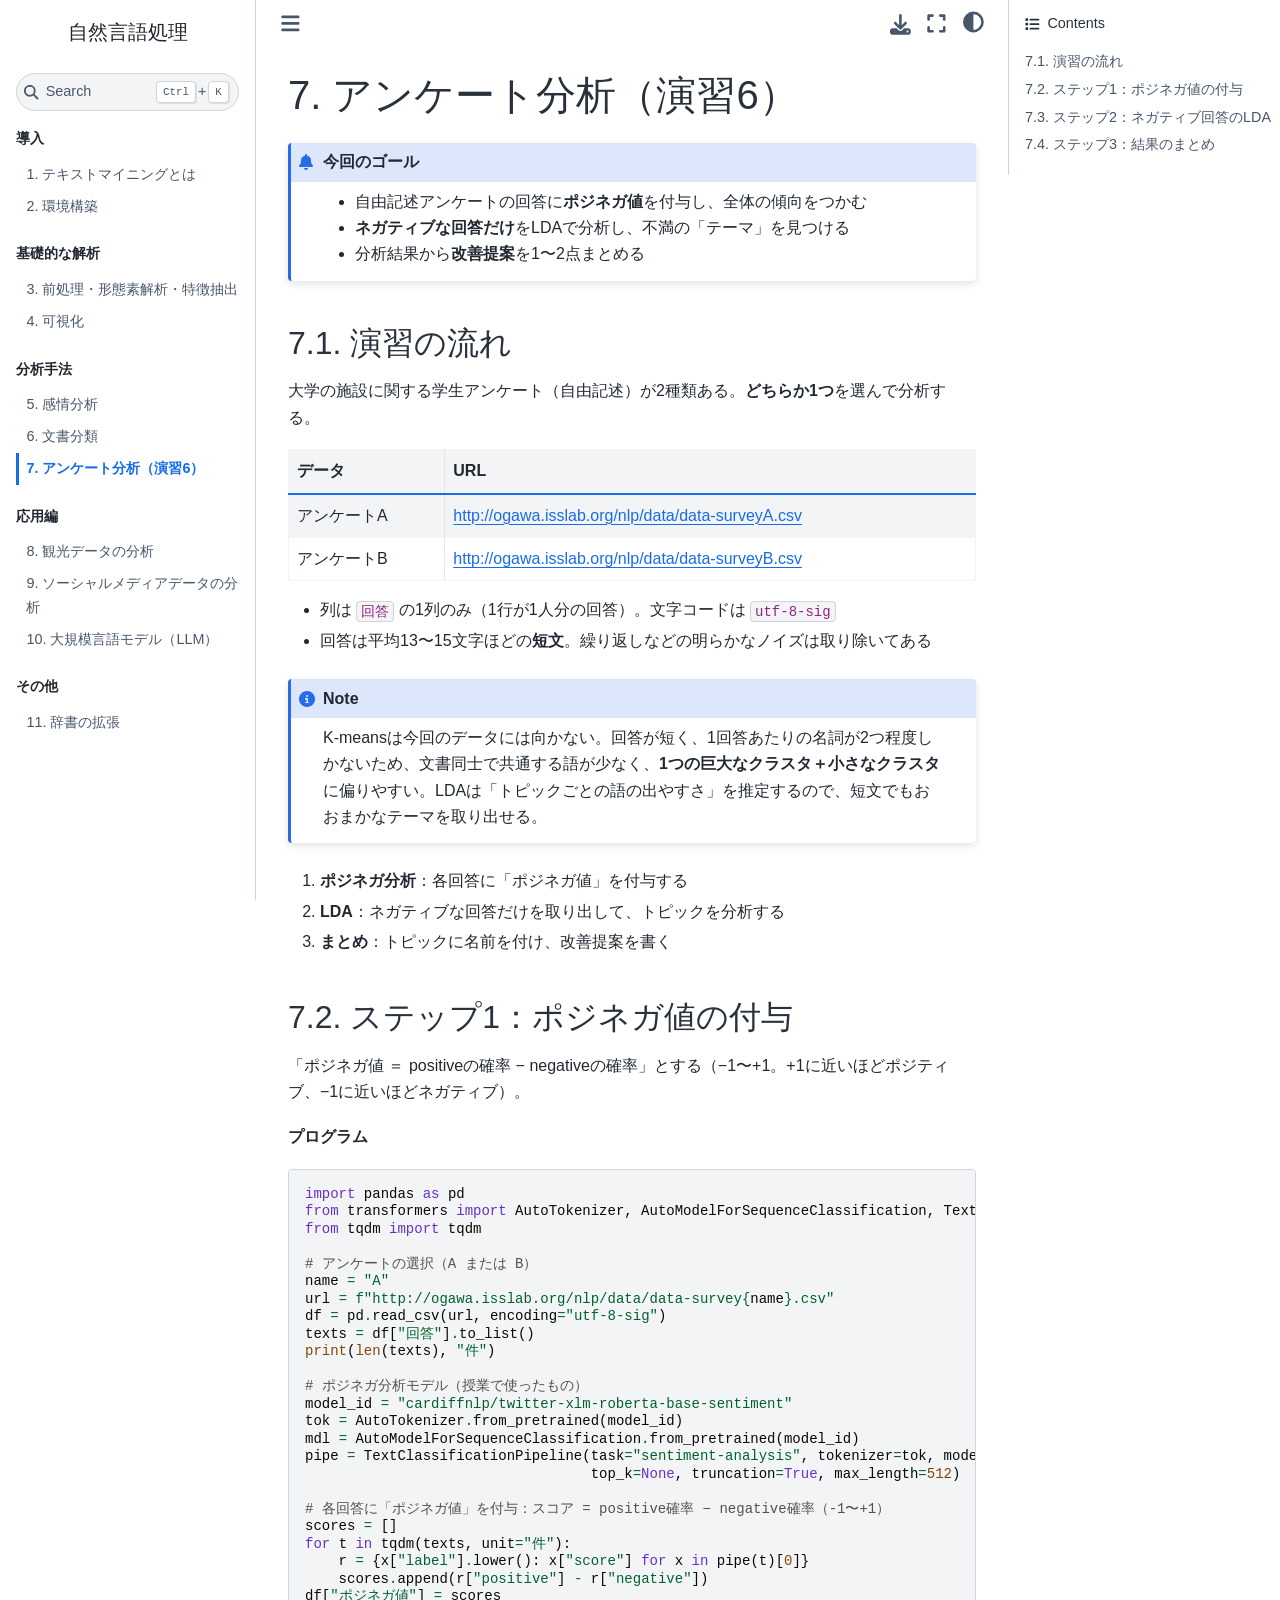
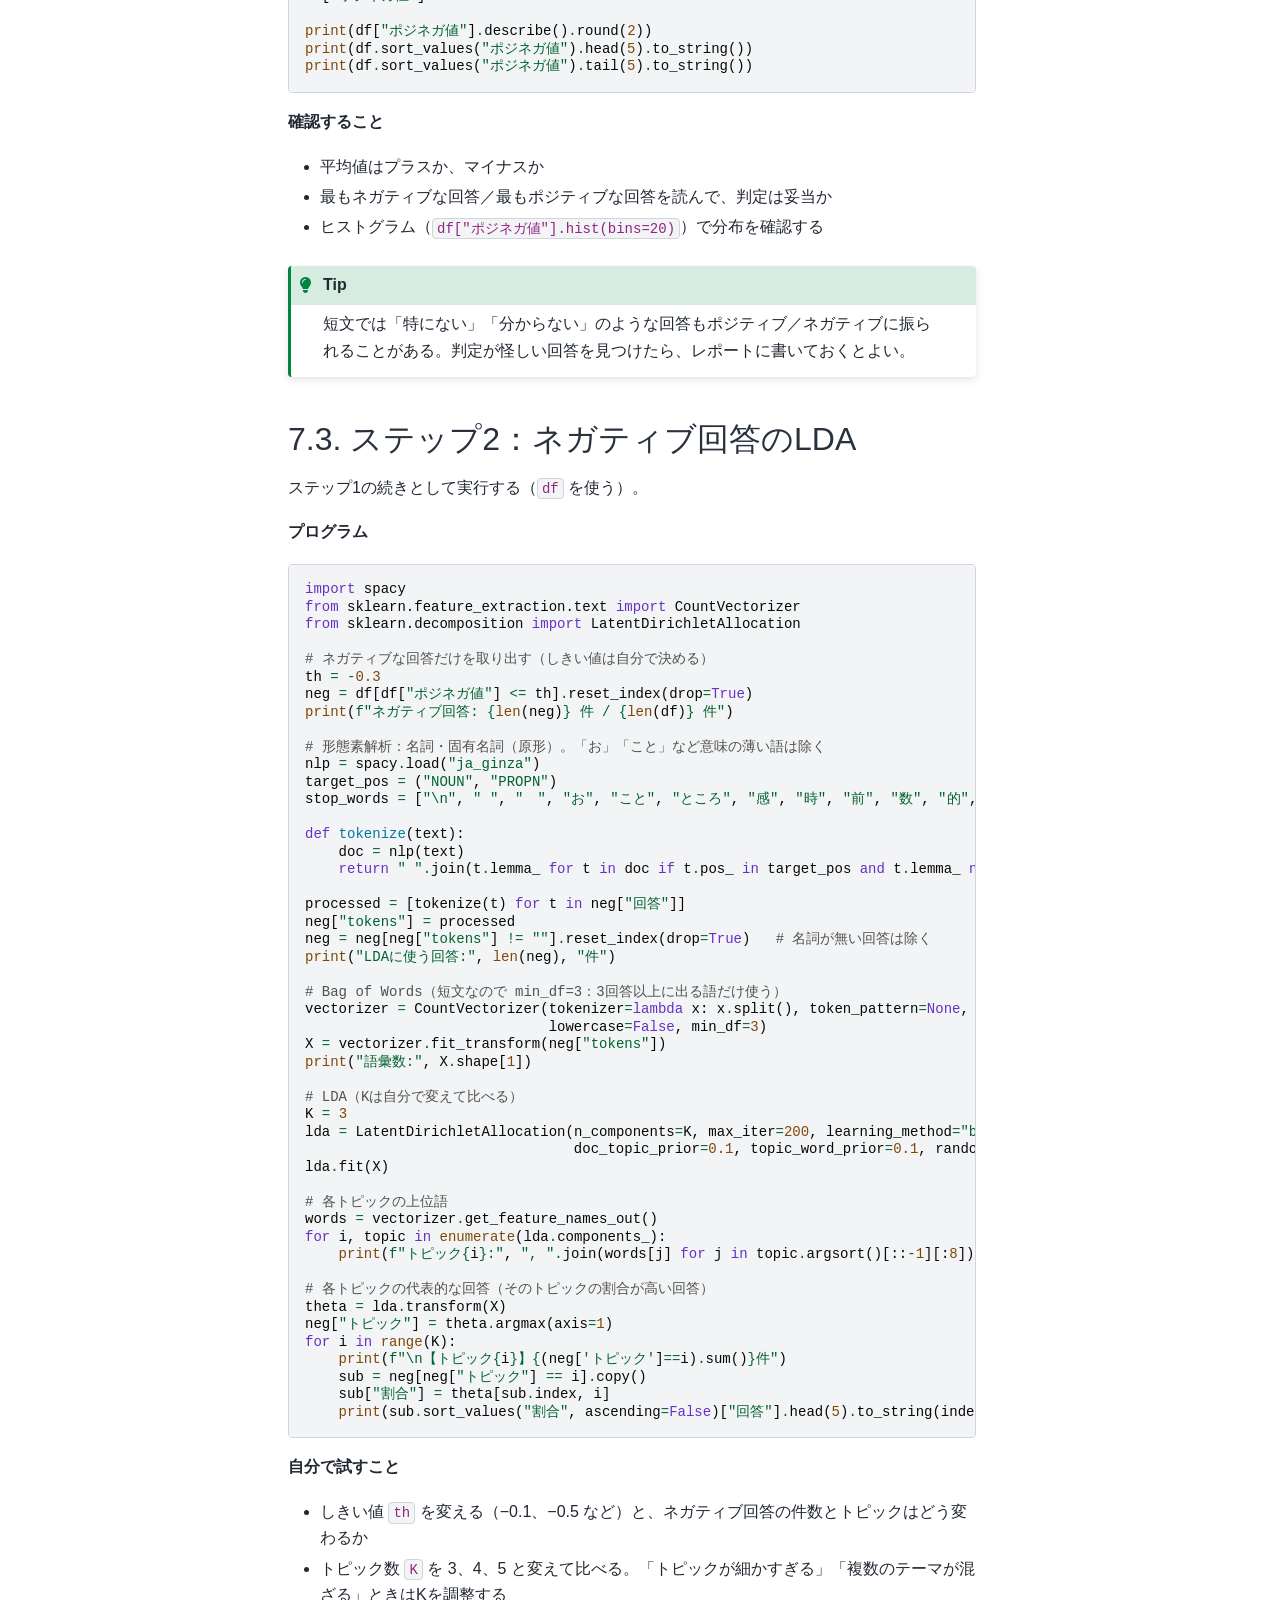
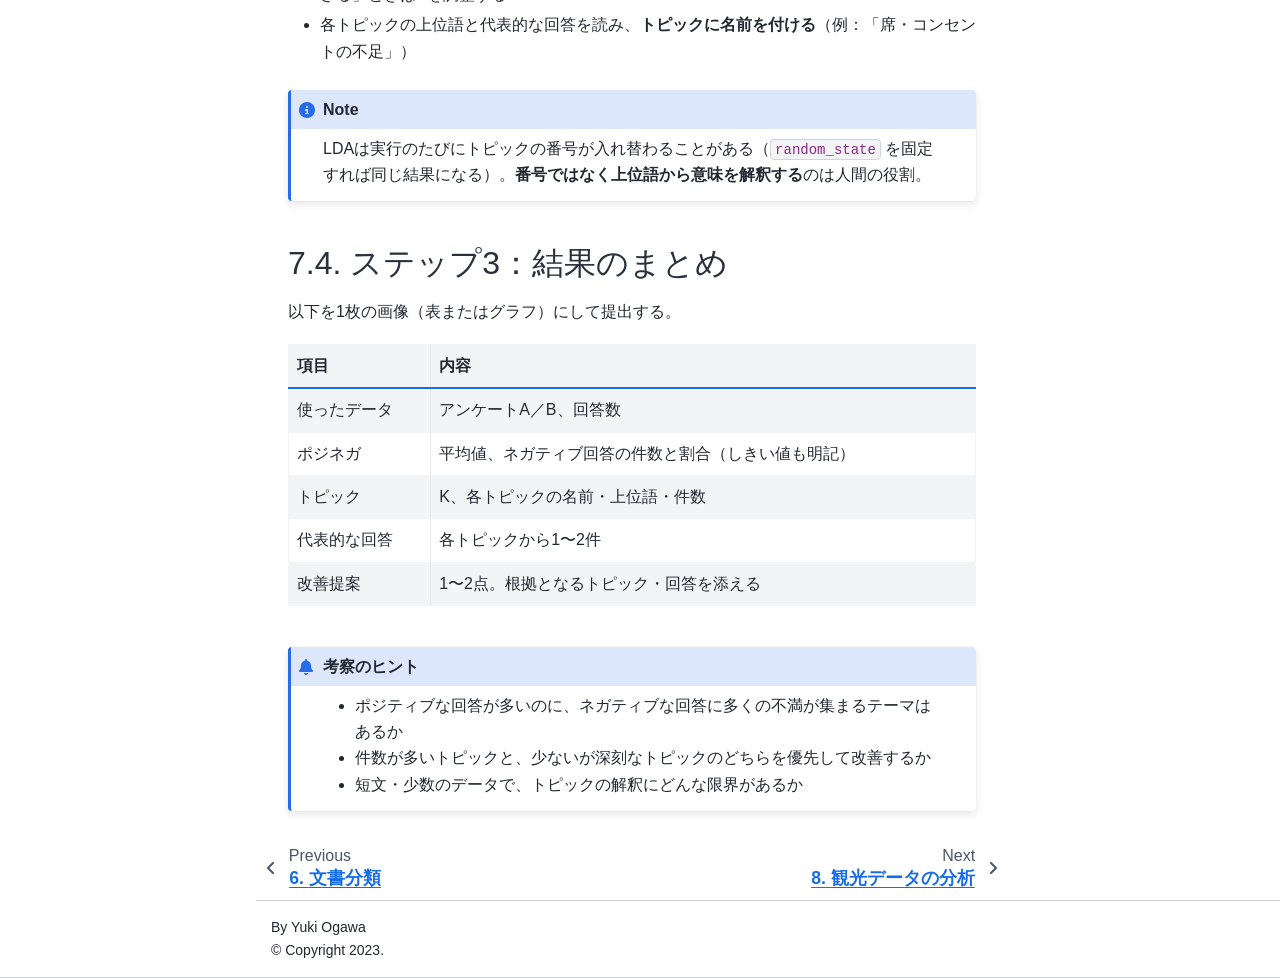
<file: html/06_survey.html>
<!DOCTYPE html>


<html lang="en" data-content_root="../" >

  <head>
    <meta charset="utf-8" />
    <meta name="viewport" content="width=device-width, initial-scale=1.0" /><meta name="viewport" content="width=device-width, initial-scale=1" />

    <title>7. アンケート分析（演習6） &#8212; 自然言語処理</title>
  
  
  
  <script data-cfasync="false">
    document.documentElement.dataset.mode = localStorage.getItem("mode") || "";
    document.documentElement.dataset.theme = localStorage.getItem("theme") || "";
  </script>
  
  <!-- Loaded before other Sphinx assets -->
  <link href="../_static/styles/theme.css?digest=dfe6caa3a7d634c4db9b" rel="stylesheet" />
<link href="../_static/styles/bootstrap.css?digest=dfe6caa3a7d634c4db9b" rel="stylesheet" />
<link href="../_static/styles/pydata-sphinx-theme.css?digest=dfe6caa3a7d634c4db9b" rel="stylesheet" />

  
  <link href="../_static/vendor/fontawesome/6.5.2/css/all.min.css?digest=dfe6caa3a7d634c4db9b" rel="stylesheet" />
  <link rel="preload" as="font" type="font/woff2" crossorigin href="../_static/vendor/fontawesome/6.5.2/webfonts/fa-solid-900.woff2" />
<link rel="preload" as="font" type="font/woff2" crossorigin href="../_static/vendor/fontawesome/6.5.2/webfonts/fa-brands-400.woff2" />
<link rel="preload" as="font" type="font/woff2" crossorigin href="../_static/vendor/fontawesome/6.5.2/webfonts/fa-regular-400.woff2" />

    <link rel="stylesheet" type="text/css" href="../_static/pygments.css?v=03e43079" />
    <link rel="stylesheet" type="text/css" href="../_static/styles/sphinx-book-theme.css?v=eba8b062" />
    <link rel="stylesheet" type="text/css" href="../_static/togglebutton.css?v=13237357" />
    <link rel="stylesheet" type="text/css" href="../_static/copybutton.css?v=76b2166b" />
    <link rel="stylesheet" type="text/css" href="../_static/mystnb.8ecb98da25f57f5357bf6f572d296f466b2cfe2517ffebfabe82451661e28f02.css?v=6644e6bb" />
    <link rel="stylesheet" type="text/css" href="../_static/sphinx-thebe.css?v=4fa983c6" />
    <link rel="stylesheet" type="text/css" href="../_static/sphinx-design.min.css?v=95c83b7e" />
  
  <!-- Pre-loaded scripts that we'll load fully later -->
  <link rel="preload" as="script" href="../_static/scripts/bootstrap.js?digest=dfe6caa3a7d634c4db9b" />
<link rel="preload" as="script" href="../_static/scripts/pydata-sphinx-theme.js?digest=dfe6caa3a7d634c4db9b" />
  <script src="../_static/vendor/fontawesome/6.5.2/js/all.min.js?digest=dfe6caa3a7d634c4db9b"></script>

    <script src="../_static/documentation_options.js?v=9eb32ce0"></script>
    <script src="../_static/doctools.js?v=9a2dae69"></script>
    <script src="../_static/sphinx_highlight.js?v=dc90522c"></script>
    <script src="../_static/clipboard.min.js?v=a7894cd8"></script>
    <script src="../_static/copybutton.js?v=f281be69"></script>
    <script src="../_static/scripts/sphinx-book-theme.js?v=887ef09a"></script>
    <script>let toggleHintShow = 'Click to show';</script>
    <script>let toggleHintHide = 'Click to hide';</script>
    <script>let toggleOpenOnPrint = 'true';</script>
    <script src="../_static/togglebutton.js?v=4a39c7ea"></script>
    <script>var togglebuttonSelector = '.toggle, .admonition.dropdown';</script>
    <script src="../_static/design-tabs.js?v=f930bc37"></script>
    <script>const THEBE_JS_URL = "https://unpkg.com/thebe@0.8.2/lib/index.js"; const thebe_selector = ".thebe,.cell"; const thebe_selector_input = "pre"; const thebe_selector_output = ".output, .cell_output"</script>
    <script async="async" src="../_static/sphinx-thebe.js?v=c100c467"></script>
    <script>var togglebuttonSelector = '.toggle, .admonition.dropdown';</script>
    <script>const THEBE_JS_URL = "https://unpkg.com/thebe@0.8.2/lib/index.js"; const thebe_selector = ".thebe,.cell"; const thebe_selector_input = "pre"; const thebe_selector_output = ".output, .cell_output"</script>
    <script>DOCUMENTATION_OPTIONS.pagename = 'html/06_survey';</script>
    <link rel="icon" href="../_static/favicon.ico"/>
    <link rel="index" title="Index" href="../genindex.html" />
    <link rel="search" title="Search" href="../search.html" />
    <link rel="next" title="8. 観光データの分析" href="10_sightseeing.html" />
    <link rel="prev" title="6. 文書分類" href="05_clustering.html" />
  <meta name="viewport" content="width=device-width, initial-scale=1"/>
  <meta name="docsearch:language" content="en"/>
  </head>
  
  
  <body data-bs-spy="scroll" data-bs-target=".bd-toc-nav" data-offset="180" data-bs-root-margin="0px 0px -60%" data-default-mode="">

  
  
  <div id="pst-skip-link" class="skip-link d-print-none"><a href="#main-content">Skip to main content</a></div>
  
  <div id="pst-scroll-pixel-helper"></div>
  
  <button type="button" class="btn rounded-pill" id="pst-back-to-top">
    <i class="fa-solid fa-arrow-up"></i>Back to top</button>

  
  <input type="checkbox"
          class="sidebar-toggle"
          id="pst-primary-sidebar-checkbox"/>
  <label class="overlay overlay-primary" for="pst-primary-sidebar-checkbox"></label>
  
  <input type="checkbox"
          class="sidebar-toggle"
          id="pst-secondary-sidebar-checkbox"/>
  <label class="overlay overlay-secondary" for="pst-secondary-sidebar-checkbox"></label>
  
  <div class="search-button__wrapper">
    <div class="search-button__overlay"></div>
    <div class="search-button__search-container">
<form class="bd-search d-flex align-items-center"
      action="../search.html"
      method="get">
  <i class="fa-solid fa-magnifying-glass"></i>
  <input type="search"
         class="form-control"
         name="q"
         id="search-input"
         placeholder="Search..."
         aria-label="Search..."
         autocomplete="off"
         autocorrect="off"
         autocapitalize="off"
         spellcheck="false"/>
  <span class="search-button__kbd-shortcut"><kbd class="kbd-shortcut__modifier">Ctrl</kbd>+<kbd>K</kbd></span>
</form></div>
  </div>

  <div class="pst-async-banner-revealer d-none">
  <aside id="bd-header-version-warning" class="d-none d-print-none" aria-label="Version warning"></aside>
</div>

  
    <header class="bd-header navbar navbar-expand-lg bd-navbar d-print-none">
    </header>
  

  <div class="bd-container">
    <div class="bd-container__inner bd-page-width">
      
      
      
      <div class="bd-sidebar-primary bd-sidebar">
        

  
  <div class="sidebar-header-items sidebar-primary__section">
    
    
    
    
  </div>
  
    <div class="sidebar-primary-items__start sidebar-primary__section">
        <div class="sidebar-primary-item">

  
    
  

<a class="navbar-brand logo" href="00_top.html">
  
  
  
  
  
  
    <p class="title logo__title">自然言語処理</p>
  
</a></div>
        <div class="sidebar-primary-item">

 <script>
 document.write(`
   <button class="btn search-button-field search-button__button" title="Search" aria-label="Search" data-bs-placement="bottom" data-bs-toggle="tooltip">
    <i class="fa-solid fa-magnifying-glass"></i>
    <span class="search-button__default-text">Search</span>
    <span class="search-button__kbd-shortcut"><kbd class="kbd-shortcut__modifier">Ctrl</kbd>+<kbd class="kbd-shortcut__modifier">K</kbd></span>
   </button>
 `);
 </script></div>
        <div class="sidebar-primary-item"><nav class="bd-links bd-docs-nav" aria-label="Main">
    <div class="bd-toc-item navbar-nav active">
        <p aria-level="2" class="caption" role="heading"><span class="caption-text">導入</span></p>
<ul class="nav bd-sidenav">
<li class="toctree-l1"><a class="reference internal" href="01_intro.html">1. テキストマイニングとは</a></li>
<li class="toctree-l1"><a class="reference internal" href="02_deploy.html">2. 環境構築</a></li>
</ul>
<p aria-level="2" class="caption" role="heading"><span class="caption-text">基礎的な解析</span></p>
<ul class="nav bd-sidenav">
<li class="toctree-l1"><a class="reference internal" href="03_basic_analysis.html">3. 前処理・形態素解析・特徴抽出</a></li>
<li class="toctree-l1"><a class="reference internal" href="03_visualization.html">4. 可視化</a></li>
</ul>
<p aria-level="2" class="caption" role="heading"><span class="caption-text">分析手法</span></p>
<ul class="current nav bd-sidenav">
<li class="toctree-l1"><a class="reference internal" href="04_analysis.html">5. 感情分析</a></li>
<li class="toctree-l1"><a class="reference internal" href="05_clustering.html">6. 文書分類</a></li>
<li class="toctree-l1 current active"><a class="current reference internal" href="#">7. アンケート分析（演習6）</a></li>
</ul>
<p aria-level="2" class="caption" role="heading"><span class="caption-text">応用編</span></p>
<ul class="nav bd-sidenav">
<li class="toctree-l1"><a class="reference internal" href="10_sightseeing.html">8. 観光データの分析</a></li>
<li class="toctree-l1"><a class="reference internal" href="20_youtube.html">9. ソーシャルメディアデータの分析</a></li>
<li class="toctree-l1"><a class="reference internal" href="30_llm.html">10. 大規模言語モデル（LLM）</a></li>
</ul>
<p aria-level="2" class="caption" role="heading"><span class="caption-text">その他</span></p>
<ul class="nav bd-sidenav">
<li class="toctree-l1"><a class="reference internal" href="99_dictionary.html">11. 辞書の拡張</a></li>
</ul>

    </div>
</nav></div>
    </div>
  
  
  <div class="sidebar-primary-items__end sidebar-primary__section">
  </div>
  
  <div id="rtd-footer-container"></div>


      </div>
      
      <main id="main-content" class="bd-main" role="main">
        
        

<div class="sbt-scroll-pixel-helper"></div>

          <div class="bd-content">
            <div class="bd-article-container">
              
              <div class="bd-header-article d-print-none">
<div class="header-article-items header-article__inner">
  
    <div class="header-article-items__start">
      
        <div class="header-article-item"><button class="sidebar-toggle primary-toggle btn btn-sm" title="Toggle primary sidebar" data-bs-placement="bottom" data-bs-toggle="tooltip">
  <span class="fa-solid fa-bars"></span>
</button></div>
      
    </div>
  
  
    <div class="header-article-items__end">
      
        <div class="header-article-item">

<div class="article-header-buttons">





<div class="dropdown dropdown-download-buttons">
  <button class="btn dropdown-toggle" type="button" data-bs-toggle="dropdown" aria-expanded="false" aria-label="Download this page">
    <i class="fas fa-download"></i>
  </button>
  <ul class="dropdown-menu">
      
      
      
      <li><a href="../_sources/html/06_survey.md" target="_blank"
   class="btn btn-sm btn-download-source-button dropdown-item"
   title="Download source file"
   data-bs-placement="left" data-bs-toggle="tooltip"
>
  

<span class="btn__icon-container">
  <i class="fas fa-file"></i>
  </span>
<span class="btn__text-container">.md</span>
</a>
</li>
      
      
      
      
      <li>
<button onclick="window.print()"
  class="btn btn-sm btn-download-pdf-button dropdown-item"
  title="Print to PDF"
  data-bs-placement="left" data-bs-toggle="tooltip"
>
  

<span class="btn__icon-container">
  <i class="fas fa-file-pdf"></i>
  </span>
<span class="btn__text-container">.pdf</span>
</button>
</li>
      
  </ul>
</div>




<button onclick="toggleFullScreen()"
  class="btn btn-sm btn-fullscreen-button"
  title="Fullscreen mode"
  data-bs-placement="bottom" data-bs-toggle="tooltip"
>
  

<span class="btn__icon-container">
  <i class="fas fa-expand"></i>
  </span>

</button>



<script>
document.write(`
  <button class="btn btn-sm nav-link pst-navbar-icon theme-switch-button" title="light/dark" aria-label="light/dark" data-bs-placement="bottom" data-bs-toggle="tooltip">
    <i class="theme-switch fa-solid fa-sun fa-lg" data-mode="light"></i>
    <i class="theme-switch fa-solid fa-moon fa-lg" data-mode="dark"></i>
    <i class="theme-switch fa-solid fa-circle-half-stroke fa-lg" data-mode="auto"></i>
  </button>
`);
</script>


<script>
document.write(`
  <button class="btn btn-sm pst-navbar-icon search-button search-button__button" title="Search" aria-label="Search" data-bs-placement="bottom" data-bs-toggle="tooltip">
    <i class="fa-solid fa-magnifying-glass fa-lg"></i>
  </button>
`);
</script>
<button class="sidebar-toggle secondary-toggle btn btn-sm" title="Toggle secondary sidebar" data-bs-placement="bottom" data-bs-toggle="tooltip">
    <span class="fa-solid fa-list"></span>
</button>
</div></div>
      
    </div>
  
</div>
</div>
              
              

<div id="jb-print-docs-body" class="onlyprint">
    <h1>アンケート分析（演習6）</h1>
    <!-- Table of contents -->
    <div id="print-main-content">
        <div id="jb-print-toc">
            
            <div>
                <h2> Contents </h2>
            </div>
            <nav aria-label="Page">
                <ul class="visible nav section-nav flex-column">
<li class="toc-h2 nav-item toc-entry"><a class="reference internal nav-link" href="#id2">7.1. 演習の流れ</a></li>
<li class="toc-h2 nav-item toc-entry"><a class="reference internal nav-link" href="#id3">7.2. ステップ1：ポジネガ値の付与</a></li>
<li class="toc-h2 nav-item toc-entry"><a class="reference internal nav-link" href="#lda">7.3. ステップ2：ネガティブ回答のLDA</a></li>
<li class="toc-h2 nav-item toc-entry"><a class="reference internal nav-link" href="#id4">7.4. ステップ3：結果のまとめ</a></li>
</ul>
            </nav>
        </div>
    </div>
</div>

              
                
<div id="searchbox"></div>
                <article class="bd-article">
                  
  <section class="tex2jax_ignore mathjax_ignore" id="id1">
<h1><span class="section-number">7. </span>アンケート分析（演習6）<a class="headerlink" href="#id1" title="Link to this heading">#</a></h1>
<div class="admonition- admonition">
<p class="admonition-title">今回のゴール</p>
<ul class="simple">
<li><p>自由記述アンケートの回答に<strong>ポジネガ値</strong>を付与し、全体の傾向をつかむ</p></li>
<li><p><strong>ネガティブな回答だけ</strong>をLDAで分析し、不満の「テーマ」を見つける</p></li>
<li><p>分析結果から<strong>改善提案</strong>を1〜2点まとめる</p></li>
</ul>
</div>
<section id="id2">
<h2><span class="section-number">7.1. </span>演習の流れ<a class="headerlink" href="#id2" title="Link to this heading">#</a></h2>
<p>大学の施設に関する学生アンケート（自由記述）が2種類ある。<strong>どちらか1つ</strong>を選んで分析する。</p>
<div class="pst-scrollable-table-container"><table class="table">
<thead>
<tr class="row-odd"><th class="head text-left"><p>データ</p></th>
<th class="head text-left"><p>URL</p></th>
</tr>
</thead>
<tbody>
<tr class="row-even"><td class="text-left"><p>アンケートA</p></td>
<td class="text-left"><p><a class="reference external" href="http://ogawa.isslab.org/nlp/data/data-surveyA.csv">http://ogawa.isslab.org/nlp/data/data-surveyA.csv</a></p></td>
</tr>
<tr class="row-odd"><td class="text-left"><p>アンケートB</p></td>
<td class="text-left"><p><a class="reference external" href="http://ogawa.isslab.org/nlp/data/data-surveyB.csv">http://ogawa.isslab.org/nlp/data/data-surveyB.csv</a></p></td>
</tr>
</tbody>
</table>
</div>
<ul class="simple">
<li><p>列は <code class="docutils literal notranslate"><span class="pre">回答</span></code> の1列のみ（1行が1人分の回答）。文字コードは <code class="docutils literal notranslate"><span class="pre">utf-8-sig</span></code></p></li>
<li><p>回答は平均13〜15文字ほどの<strong>短文</strong>。繰り返しなどの明らかなノイズは取り除いてある</p></li>
</ul>
<div class="admonition note">
<p class="admonition-title">Note</p>
<p>K-meansは今回のデータには向かない。回答が短く、1回答あたりの名詞が2つ程度しかないため、文書同士で共通する語が少なく、<strong>1つの巨大なクラスタ＋小さなクラスタ</strong>に偏りやすい。LDAは「トピックごとの語の出やすさ」を推定するので、短文でもおおまかなテーマを取り出せる。</p>
</div>
<ol class="arabic simple">
<li><p><strong>ポジネガ分析</strong>：各回答に「ポジネガ値」を付与する</p></li>
<li><p><strong>LDA</strong>：ネガティブな回答だけを取り出して、トピックを分析する</p></li>
<li><p><strong>まとめ</strong>：トピックに名前を付け、改善提案を書く</p></li>
</ol>
</section>
<section id="id3">
<h2><span class="section-number">7.2. </span>ステップ1：ポジネガ値の付与<a class="headerlink" href="#id3" title="Link to this heading">#</a></h2>
<p>「ポジネガ値 ＝ positiveの確率 − negativeの確率」とする（−1〜+1。+1に近いほどポジティブ、−1に近いほどネガティブ）。</p>
<p><strong>プログラム</strong></p>
<div class="highlight-python notranslate"><div class="highlight"><pre><span></span><span class="kn">import</span><span class="w"> </span><span class="nn">pandas</span><span class="w"> </span><span class="k">as</span><span class="w"> </span><span class="nn">pd</span>
<span class="kn">from</span><span class="w"> </span><span class="nn">transformers</span><span class="w"> </span><span class="kn">import</span> <span class="n">AutoTokenizer</span><span class="p">,</span> <span class="n">AutoModelForSequenceClassification</span><span class="p">,</span> <span class="n">TextClassificationPipeline</span>
<span class="kn">from</span><span class="w"> </span><span class="nn">tqdm</span><span class="w"> </span><span class="kn">import</span> <span class="n">tqdm</span>

<span class="c1"># アンケートの選択（A または B）</span>
<span class="n">name</span> <span class="o">=</span> <span class="s2">&quot;A&quot;</span>
<span class="n">url</span> <span class="o">=</span> <span class="sa">f</span><span class="s2">&quot;http://ogawa.isslab.org/nlp/data/data-survey</span><span class="si">{</span><span class="n">name</span><span class="si">}</span><span class="s2">.csv&quot;</span>
<span class="n">df</span> <span class="o">=</span> <span class="n">pd</span><span class="o">.</span><span class="n">read_csv</span><span class="p">(</span><span class="n">url</span><span class="p">,</span> <span class="n">encoding</span><span class="o">=</span><span class="s2">&quot;utf-8-sig&quot;</span><span class="p">)</span>
<span class="n">texts</span> <span class="o">=</span> <span class="n">df</span><span class="p">[</span><span class="s2">&quot;回答&quot;</span><span class="p">]</span><span class="o">.</span><span class="n">to_list</span><span class="p">()</span>
<span class="nb">print</span><span class="p">(</span><span class="nb">len</span><span class="p">(</span><span class="n">texts</span><span class="p">),</span> <span class="s2">&quot;件&quot;</span><span class="p">)</span>

<span class="c1"># ポジネガ分析モデル（授業で使ったもの）</span>
<span class="n">model_id</span> <span class="o">=</span> <span class="s2">&quot;cardiffnlp/twitter-xlm-roberta-base-sentiment&quot;</span>
<span class="n">tok</span> <span class="o">=</span> <span class="n">AutoTokenizer</span><span class="o">.</span><span class="n">from_pretrained</span><span class="p">(</span><span class="n">model_id</span><span class="p">)</span>
<span class="n">mdl</span> <span class="o">=</span> <span class="n">AutoModelForSequenceClassification</span><span class="o">.</span><span class="n">from_pretrained</span><span class="p">(</span><span class="n">model_id</span><span class="p">)</span>
<span class="n">pipe</span> <span class="o">=</span> <span class="n">TextClassificationPipeline</span><span class="p">(</span><span class="n">task</span><span class="o">=</span><span class="s2">&quot;sentiment-analysis&quot;</span><span class="p">,</span> <span class="n">tokenizer</span><span class="o">=</span><span class="n">tok</span><span class="p">,</span> <span class="n">model</span><span class="o">=</span><span class="n">mdl</span><span class="p">,</span>
                                  <span class="n">top_k</span><span class="o">=</span><span class="kc">None</span><span class="p">,</span> <span class="n">truncation</span><span class="o">=</span><span class="kc">True</span><span class="p">,</span> <span class="n">max_length</span><span class="o">=</span><span class="mi">512</span><span class="p">)</span>

<span class="c1"># 各回答に「ポジネガ値」を付与：スコア = positive確率 − negative確率（-1〜+1）</span>
<span class="n">scores</span> <span class="o">=</span> <span class="p">[]</span>
<span class="k">for</span> <span class="n">t</span> <span class="ow">in</span> <span class="n">tqdm</span><span class="p">(</span><span class="n">texts</span><span class="p">,</span> <span class="n">unit</span><span class="o">=</span><span class="s2">&quot;件&quot;</span><span class="p">):</span>
    <span class="n">r</span> <span class="o">=</span> <span class="p">{</span><span class="n">x</span><span class="p">[</span><span class="s2">&quot;label&quot;</span><span class="p">]</span><span class="o">.</span><span class="n">lower</span><span class="p">():</span> <span class="n">x</span><span class="p">[</span><span class="s2">&quot;score&quot;</span><span class="p">]</span> <span class="k">for</span> <span class="n">x</span> <span class="ow">in</span> <span class="n">pipe</span><span class="p">(</span><span class="n">t</span><span class="p">)[</span><span class="mi">0</span><span class="p">]}</span>
    <span class="n">scores</span><span class="o">.</span><span class="n">append</span><span class="p">(</span><span class="n">r</span><span class="p">[</span><span class="s2">&quot;positive&quot;</span><span class="p">]</span> <span class="o">-</span> <span class="n">r</span><span class="p">[</span><span class="s2">&quot;negative&quot;</span><span class="p">])</span>
<span class="n">df</span><span class="p">[</span><span class="s2">&quot;ポジネガ値&quot;</span><span class="p">]</span> <span class="o">=</span> <span class="n">scores</span>

<span class="nb">print</span><span class="p">(</span><span class="n">df</span><span class="p">[</span><span class="s2">&quot;ポジネガ値&quot;</span><span class="p">]</span><span class="o">.</span><span class="n">describe</span><span class="p">()</span><span class="o">.</span><span class="n">round</span><span class="p">(</span><span class="mi">2</span><span class="p">))</span>
<span class="nb">print</span><span class="p">(</span><span class="n">df</span><span class="o">.</span><span class="n">sort_values</span><span class="p">(</span><span class="s2">&quot;ポジネガ値&quot;</span><span class="p">)</span><span class="o">.</span><span class="n">head</span><span class="p">(</span><span class="mi">5</span><span class="p">)</span><span class="o">.</span><span class="n">to_string</span><span class="p">())</span>
<span class="nb">print</span><span class="p">(</span><span class="n">df</span><span class="o">.</span><span class="n">sort_values</span><span class="p">(</span><span class="s2">&quot;ポジネガ値&quot;</span><span class="p">)</span><span class="o">.</span><span class="n">tail</span><span class="p">(</span><span class="mi">5</span><span class="p">)</span><span class="o">.</span><span class="n">to_string</span><span class="p">())</span>
</pre></div>
</div>
<p><strong>確認すること</strong></p>
<ul class="simple">
<li><p>平均値はプラスか、マイナスか</p></li>
<li><p>最もネガティブな回答／最もポジティブな回答を読んで、判定は妥当か</p></li>
<li><p>ヒストグラム（<code class="docutils literal notranslate"><span class="pre">df[&quot;ポジネガ値&quot;].hist(bins=20)</span></code>）で分布を確認する</p></li>
</ul>
<div class="admonition tip">
<p class="admonition-title">Tip</p>
<p>短文では「特にない」「分からない」のような回答もポジティブ／ネガティブに振られることがある。判定が怪しい回答を見つけたら、レポートに書いておくとよい。</p>
</div>
</section>
<section id="lda">
<h2><span class="section-number">7.3. </span>ステップ2：ネガティブ回答のLDA<a class="headerlink" href="#lda" title="Link to this heading">#</a></h2>
<p>ステップ1の続きとして実行する（<code class="docutils literal notranslate"><span class="pre">df</span></code> を使う）。</p>
<p><strong>プログラム</strong></p>
<div class="highlight-python notranslate"><div class="highlight"><pre><span></span><span class="kn">import</span><span class="w"> </span><span class="nn">spacy</span>
<span class="kn">from</span><span class="w"> </span><span class="nn">sklearn.feature_extraction.text</span><span class="w"> </span><span class="kn">import</span> <span class="n">CountVectorizer</span>
<span class="kn">from</span><span class="w"> </span><span class="nn">sklearn.decomposition</span><span class="w"> </span><span class="kn">import</span> <span class="n">LatentDirichletAllocation</span>

<span class="c1"># ネガティブな回答だけを取り出す（しきい値は自分で決める）</span>
<span class="n">th</span> <span class="o">=</span> <span class="o">-</span><span class="mf">0.3</span>
<span class="n">neg</span> <span class="o">=</span> <span class="n">df</span><span class="p">[</span><span class="n">df</span><span class="p">[</span><span class="s2">&quot;ポジネガ値&quot;</span><span class="p">]</span> <span class="o">&lt;=</span> <span class="n">th</span><span class="p">]</span><span class="o">.</span><span class="n">reset_index</span><span class="p">(</span><span class="n">drop</span><span class="o">=</span><span class="kc">True</span><span class="p">)</span>
<span class="nb">print</span><span class="p">(</span><span class="sa">f</span><span class="s2">&quot;ネガティブ回答: </span><span class="si">{</span><span class="nb">len</span><span class="p">(</span><span class="n">neg</span><span class="p">)</span><span class="si">}</span><span class="s2"> 件 / </span><span class="si">{</span><span class="nb">len</span><span class="p">(</span><span class="n">df</span><span class="p">)</span><span class="si">}</span><span class="s2"> 件&quot;</span><span class="p">)</span>

<span class="c1"># 形態素解析：名詞・固有名詞（原形）。「お」「こと」など意味の薄い語は除く</span>
<span class="n">nlp</span> <span class="o">=</span> <span class="n">spacy</span><span class="o">.</span><span class="n">load</span><span class="p">(</span><span class="s2">&quot;ja_ginza&quot;</span><span class="p">)</span>
<span class="n">target_pos</span> <span class="o">=</span> <span class="p">(</span><span class="s2">&quot;NOUN&quot;</span><span class="p">,</span> <span class="s2">&quot;PROPN&quot;</span><span class="p">)</span>
<span class="n">stop_words</span> <span class="o">=</span> <span class="p">[</span><span class="s2">&quot;</span><span class="se">\n</span><span class="s2">&quot;</span><span class="p">,</span> <span class="s2">&quot; &quot;</span><span class="p">,</span> <span class="s2">&quot;　&quot;</span><span class="p">,</span> <span class="s2">&quot;お&quot;</span><span class="p">,</span> <span class="s2">&quot;こと&quot;</span><span class="p">,</span> <span class="s2">&quot;ところ&quot;</span><span class="p">,</span> <span class="s2">&quot;感&quot;</span><span class="p">,</span> <span class="s2">&quot;時&quot;</span><span class="p">,</span> <span class="s2">&quot;前&quot;</span><span class="p">,</span> <span class="s2">&quot;数&quot;</span><span class="p">,</span> <span class="s2">&quot;的&quot;</span><span class="p">,</span> <span class="s2">&quot;人&quot;</span><span class="p">,</span> <span class="s2">&quot;もの&quot;</span><span class="p">,</span> <span class="s2">&quot;方&quot;</span><span class="p">,</span> <span class="s2">&quot;気&quot;</span><span class="p">,</span> <span class="s2">&quot;ため&quot;</span><span class="p">,</span> <span class="s2">&quot;よう&quot;</span><span class="p">,</span> <span class="s2">&quot;点&quot;</span><span class="p">]</span>

<span class="k">def</span><span class="w"> </span><span class="nf">tokenize</span><span class="p">(</span><span class="n">text</span><span class="p">):</span>
    <span class="n">doc</span> <span class="o">=</span> <span class="n">nlp</span><span class="p">(</span><span class="n">text</span><span class="p">)</span>
    <span class="k">return</span> <span class="s2">&quot; &quot;</span><span class="o">.</span><span class="n">join</span><span class="p">(</span><span class="n">t</span><span class="o">.</span><span class="n">lemma_</span> <span class="k">for</span> <span class="n">t</span> <span class="ow">in</span> <span class="n">doc</span> <span class="k">if</span> <span class="n">t</span><span class="o">.</span><span class="n">pos_</span> <span class="ow">in</span> <span class="n">target_pos</span> <span class="ow">and</span> <span class="n">t</span><span class="o">.</span><span class="n">lemma_</span> <span class="ow">not</span> <span class="ow">in</span> <span class="n">stop_words</span><span class="p">)</span>

<span class="n">processed</span> <span class="o">=</span> <span class="p">[</span><span class="n">tokenize</span><span class="p">(</span><span class="n">t</span><span class="p">)</span> <span class="k">for</span> <span class="n">t</span> <span class="ow">in</span> <span class="n">neg</span><span class="p">[</span><span class="s2">&quot;回答&quot;</span><span class="p">]]</span>
<span class="n">neg</span><span class="p">[</span><span class="s2">&quot;tokens&quot;</span><span class="p">]</span> <span class="o">=</span> <span class="n">processed</span>
<span class="n">neg</span> <span class="o">=</span> <span class="n">neg</span><span class="p">[</span><span class="n">neg</span><span class="p">[</span><span class="s2">&quot;tokens&quot;</span><span class="p">]</span> <span class="o">!=</span> <span class="s2">&quot;&quot;</span><span class="p">]</span><span class="o">.</span><span class="n">reset_index</span><span class="p">(</span><span class="n">drop</span><span class="o">=</span><span class="kc">True</span><span class="p">)</span>   <span class="c1"># 名詞が無い回答は除く</span>
<span class="nb">print</span><span class="p">(</span><span class="s2">&quot;LDAに使う回答:&quot;</span><span class="p">,</span> <span class="nb">len</span><span class="p">(</span><span class="n">neg</span><span class="p">),</span> <span class="s2">&quot;件&quot;</span><span class="p">)</span>

<span class="c1"># Bag of Words（短文なので min_df=3：3回答以上に出る語だけ使う）</span>
<span class="n">vectorizer</span> <span class="o">=</span> <span class="n">CountVectorizer</span><span class="p">(</span><span class="n">tokenizer</span><span class="o">=</span><span class="k">lambda</span> <span class="n">x</span><span class="p">:</span> <span class="n">x</span><span class="o">.</span><span class="n">split</span><span class="p">(),</span> <span class="n">token_pattern</span><span class="o">=</span><span class="kc">None</span><span class="p">,</span>
                             <span class="n">lowercase</span><span class="o">=</span><span class="kc">False</span><span class="p">,</span> <span class="n">min_df</span><span class="o">=</span><span class="mi">3</span><span class="p">)</span>
<span class="n">X</span> <span class="o">=</span> <span class="n">vectorizer</span><span class="o">.</span><span class="n">fit_transform</span><span class="p">(</span><span class="n">neg</span><span class="p">[</span><span class="s2">&quot;tokens&quot;</span><span class="p">])</span>
<span class="nb">print</span><span class="p">(</span><span class="s2">&quot;語彙数:&quot;</span><span class="p">,</span> <span class="n">X</span><span class="o">.</span><span class="n">shape</span><span class="p">[</span><span class="mi">1</span><span class="p">])</span>

<span class="c1"># LDA（Kは自分で変えて比べる）</span>
<span class="n">K</span> <span class="o">=</span> <span class="mi">3</span>
<span class="n">lda</span> <span class="o">=</span> <span class="n">LatentDirichletAllocation</span><span class="p">(</span><span class="n">n_components</span><span class="o">=</span><span class="n">K</span><span class="p">,</span> <span class="n">max_iter</span><span class="o">=</span><span class="mi">200</span><span class="p">,</span> <span class="n">learning_method</span><span class="o">=</span><span class="s2">&quot;batch&quot;</span><span class="p">,</span>
                                <span class="n">doc_topic_prior</span><span class="o">=</span><span class="mf">0.1</span><span class="p">,</span> <span class="n">topic_word_prior</span><span class="o">=</span><span class="mf">0.1</span><span class="p">,</span> <span class="n">random_state</span><span class="o">=</span><span class="mi">0</span><span class="p">)</span>
<span class="n">lda</span><span class="o">.</span><span class="n">fit</span><span class="p">(</span><span class="n">X</span><span class="p">)</span>

<span class="c1"># 各トピックの上位語</span>
<span class="n">words</span> <span class="o">=</span> <span class="n">vectorizer</span><span class="o">.</span><span class="n">get_feature_names_out</span><span class="p">()</span>
<span class="k">for</span> <span class="n">i</span><span class="p">,</span> <span class="n">topic</span> <span class="ow">in</span> <span class="nb">enumerate</span><span class="p">(</span><span class="n">lda</span><span class="o">.</span><span class="n">components_</span><span class="p">):</span>
    <span class="nb">print</span><span class="p">(</span><span class="sa">f</span><span class="s2">&quot;トピック</span><span class="si">{</span><span class="n">i</span><span class="si">}</span><span class="s2">:&quot;</span><span class="p">,</span> <span class="s2">&quot;, &quot;</span><span class="o">.</span><span class="n">join</span><span class="p">(</span><span class="n">words</span><span class="p">[</span><span class="n">j</span><span class="p">]</span> <span class="k">for</span> <span class="n">j</span> <span class="ow">in</span> <span class="n">topic</span><span class="o">.</span><span class="n">argsort</span><span class="p">()[::</span><span class="o">-</span><span class="mi">1</span><span class="p">][:</span><span class="mi">8</span><span class="p">]))</span>

<span class="c1"># 各トピックの代表的な回答（そのトピックの割合が高い回答）</span>
<span class="n">theta</span> <span class="o">=</span> <span class="n">lda</span><span class="o">.</span><span class="n">transform</span><span class="p">(</span><span class="n">X</span><span class="p">)</span>
<span class="n">neg</span><span class="p">[</span><span class="s2">&quot;トピック&quot;</span><span class="p">]</span> <span class="o">=</span> <span class="n">theta</span><span class="o">.</span><span class="n">argmax</span><span class="p">(</span><span class="n">axis</span><span class="o">=</span><span class="mi">1</span><span class="p">)</span>
<span class="k">for</span> <span class="n">i</span> <span class="ow">in</span> <span class="nb">range</span><span class="p">(</span><span class="n">K</span><span class="p">):</span>
    <span class="nb">print</span><span class="p">(</span><span class="sa">f</span><span class="s2">&quot;</span><span class="se">\n</span><span class="s2">【トピック</span><span class="si">{</span><span class="n">i</span><span class="si">}</span><span class="s2">】</span><span class="si">{</span><span class="p">(</span><span class="n">neg</span><span class="p">[</span><span class="s1">&#39;トピック&#39;</span><span class="p">]</span><span class="o">==</span><span class="n">i</span><span class="p">)</span><span class="o">.</span><span class="n">sum</span><span class="p">()</span><span class="si">}</span><span class="s2">件&quot;</span><span class="p">)</span>
    <span class="n">sub</span> <span class="o">=</span> <span class="n">neg</span><span class="p">[</span><span class="n">neg</span><span class="p">[</span><span class="s2">&quot;トピック&quot;</span><span class="p">]</span> <span class="o">==</span> <span class="n">i</span><span class="p">]</span><span class="o">.</span><span class="n">copy</span><span class="p">()</span>
    <span class="n">sub</span><span class="p">[</span><span class="s2">&quot;割合&quot;</span><span class="p">]</span> <span class="o">=</span> <span class="n">theta</span><span class="p">[</span><span class="n">sub</span><span class="o">.</span><span class="n">index</span><span class="p">,</span> <span class="n">i</span><span class="p">]</span>
    <span class="nb">print</span><span class="p">(</span><span class="n">sub</span><span class="o">.</span><span class="n">sort_values</span><span class="p">(</span><span class="s2">&quot;割合&quot;</span><span class="p">,</span> <span class="n">ascending</span><span class="o">=</span><span class="kc">False</span><span class="p">)[</span><span class="s2">&quot;回答&quot;</span><span class="p">]</span><span class="o">.</span><span class="n">head</span><span class="p">(</span><span class="mi">5</span><span class="p">)</span><span class="o">.</span><span class="n">to_string</span><span class="p">(</span><span class="n">index</span><span class="o">=</span><span class="kc">False</span><span class="p">))</span>
</pre></div>
</div>
<p><strong>自分で試すこと</strong></p>
<ul class="simple">
<li><p>しきい値 <code class="docutils literal notranslate"><span class="pre">th</span></code> を変える（−0.1、−0.5 など）と、ネガティブ回答の件数とトピックはどう変わるか</p></li>
<li><p>トピック数 <code class="docutils literal notranslate"><span class="pre">K</span></code> を 3、4、5 と変えて比べる。「トピックが細かすぎる」「複数のテーマが混ざる」ときはKを調整する</p></li>
<li><p>各トピックの上位語と代表的な回答を読み、<strong>トピックに名前を付ける</strong>（例：「席・コンセントの不足」）</p></li>
</ul>
<div class="admonition note">
<p class="admonition-title">Note</p>
<p>LDAは実行のたびにトピックの番号が入れ替わることがある（<code class="docutils literal notranslate"><span class="pre">random_state</span></code> を固定すれば同じ結果になる）。<strong>番号ではなく上位語から意味を解釈する</strong>のは人間の役割。</p>
</div>
</section>
<section id="id4">
<h2><span class="section-number">7.4. </span>ステップ3：結果のまとめ<a class="headerlink" href="#id4" title="Link to this heading">#</a></h2>
<p>以下を1枚の画像（表またはグラフ）にして提出する。</p>
<div class="pst-scrollable-table-container"><table class="table">
<thead>
<tr class="row-odd"><th class="head text-left"><p>項目</p></th>
<th class="head text-left"><p>内容</p></th>
</tr>
</thead>
<tbody>
<tr class="row-even"><td class="text-left"><p>使ったデータ</p></td>
<td class="text-left"><p>アンケートA／B、回答数</p></td>
</tr>
<tr class="row-odd"><td class="text-left"><p>ポジネガ</p></td>
<td class="text-left"><p>平均値、ネガティブ回答の件数と割合（しきい値も明記）</p></td>
</tr>
<tr class="row-even"><td class="text-left"><p>トピック</p></td>
<td class="text-left"><p>K、各トピックの名前・上位語・件数</p></td>
</tr>
<tr class="row-odd"><td class="text-left"><p>代表的な回答</p></td>
<td class="text-left"><p>各トピックから1〜2件</p></td>
</tr>
<tr class="row-even"><td class="text-left"><p>改善提案</p></td>
<td class="text-left"><p>1〜2点。根拠となるトピック・回答を添える</p></td>
</tr>
</tbody>
</table>
</div>
<div class="admonition- admonition">
<p class="admonition-title">考察のヒント</p>
<ul class="simple">
<li><p>ポジティブな回答が多いのに、ネガティブな回答に多くの不満が集まるテーマはあるか</p></li>
<li><p>件数が多いトピックと、少ないが深刻なトピックのどちらを優先して改善するか</p></li>
<li><p>短文・少数のデータで、トピックの解釈にどんな限界があるか</p></li>
</ul>
</div>
</section>
</section>

    <script type="text/x-thebe-config">
    {
        requestKernel: true,
        binderOptions: {
            repo: "binder-examples/jupyter-stacks-datascience",
            ref: "master",
        },
        codeMirrorConfig: {
            theme: "abcdef",
            mode: "python"
        },
        kernelOptions: {
            name: "python3",
            path: "./html"
        },
        predefinedOutput: true
    }
    </script>
    <script>kernelName = 'python3'</script>

                </article>
              

              
              
              
              
                <footer class="prev-next-footer d-print-none">
                  
<div class="prev-next-area">
    <a class="left-prev"
       href="05_clustering.html"
       title="previous page">
      <i class="fa-solid fa-angle-left"></i>
      <div class="prev-next-info">
        <p class="prev-next-subtitle">previous</p>
        <p class="prev-next-title"><span class="section-number">6. </span>文書分類</p>
      </div>
    </a>
    <a class="right-next"
       href="10_sightseeing.html"
       title="next page">
      <div class="prev-next-info">
        <p class="prev-next-subtitle">next</p>
        <p class="prev-next-title"><span class="section-number">8. </span>観光データの分析</p>
      </div>
      <i class="fa-solid fa-angle-right"></i>
    </a>
</div>
                </footer>
              
            </div>
            
            
              
                <div class="bd-sidebar-secondary bd-toc"><div class="sidebar-secondary-items sidebar-secondary__inner">


  <div class="sidebar-secondary-item">
  <div class="page-toc tocsection onthispage">
    <i class="fa-solid fa-list"></i> Contents
  </div>
  <nav class="bd-toc-nav page-toc">
    <ul class="visible nav section-nav flex-column">
<li class="toc-h2 nav-item toc-entry"><a class="reference internal nav-link" href="#id2">7.1. 演習の流れ</a></li>
<li class="toc-h2 nav-item toc-entry"><a class="reference internal nav-link" href="#id3">7.2. ステップ1：ポジネガ値の付与</a></li>
<li class="toc-h2 nav-item toc-entry"><a class="reference internal nav-link" href="#lda">7.3. ステップ2：ネガティブ回答のLDA</a></li>
<li class="toc-h2 nav-item toc-entry"><a class="reference internal nav-link" href="#id4">7.4. ステップ3：結果のまとめ</a></li>
</ul>
  </nav></div>

</div></div>
              
            
          </div>
          <footer class="bd-footer-content">
            
<div class="bd-footer-content__inner container">
  
  <div class="footer-item">
    
<p class="component-author">
By Yuki Ogawa
</p>

  </div>
  
  <div class="footer-item">
    

  <p class="copyright">
    
      © Copyright 2023.
      <br/>
    
  </p>

  </div>
  
  <div class="footer-item">
    
  </div>
  
  <div class="footer-item">
    
  </div>
  
</div>
          </footer>
        

      </main>
    </div>
  </div>
  
  <!-- Scripts loaded after <body> so the DOM is not blocked -->
  <script src="../_static/scripts/bootstrap.js?digest=dfe6caa3a7d634c4db9b"></script>
<script src="../_static/scripts/pydata-sphinx-theme.js?digest=dfe6caa3a7d634c4db9b"></script>

  <footer class="bd-footer">
  </footer>
  </body>
</html>
</file>
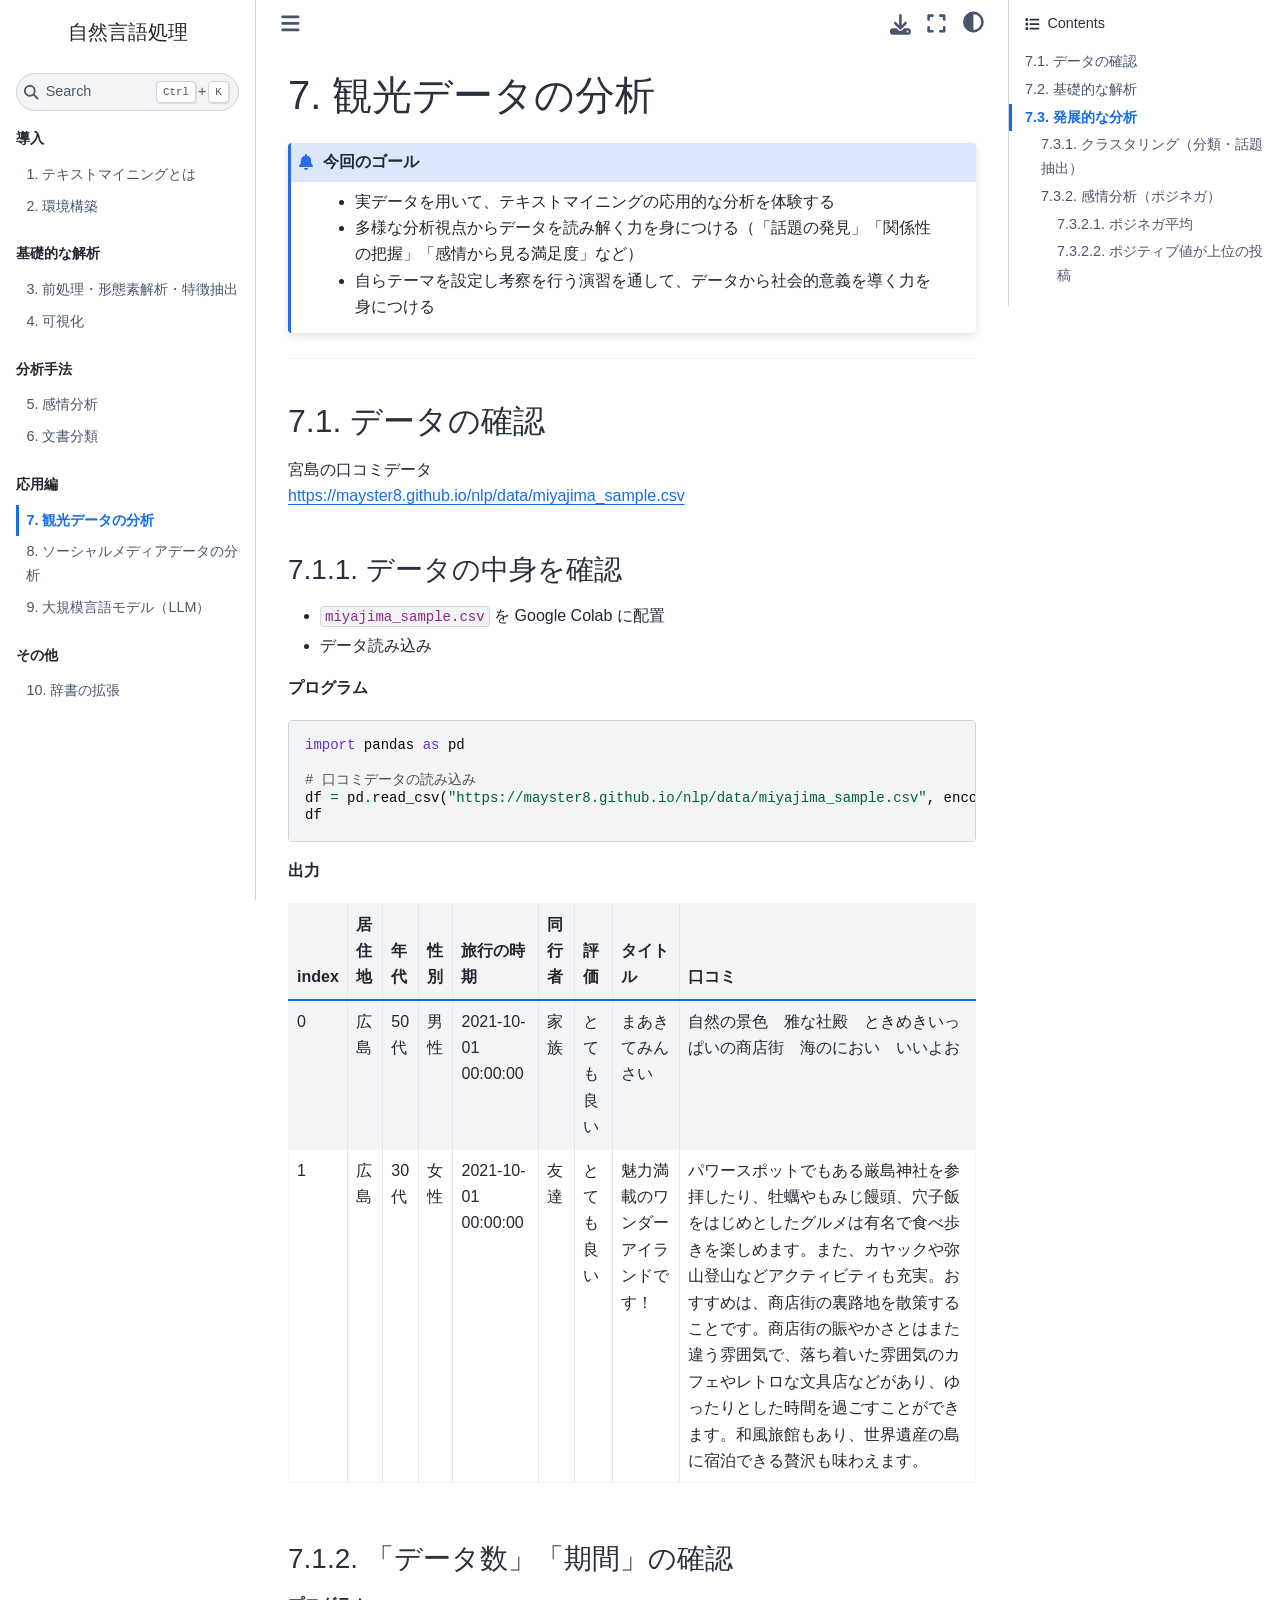
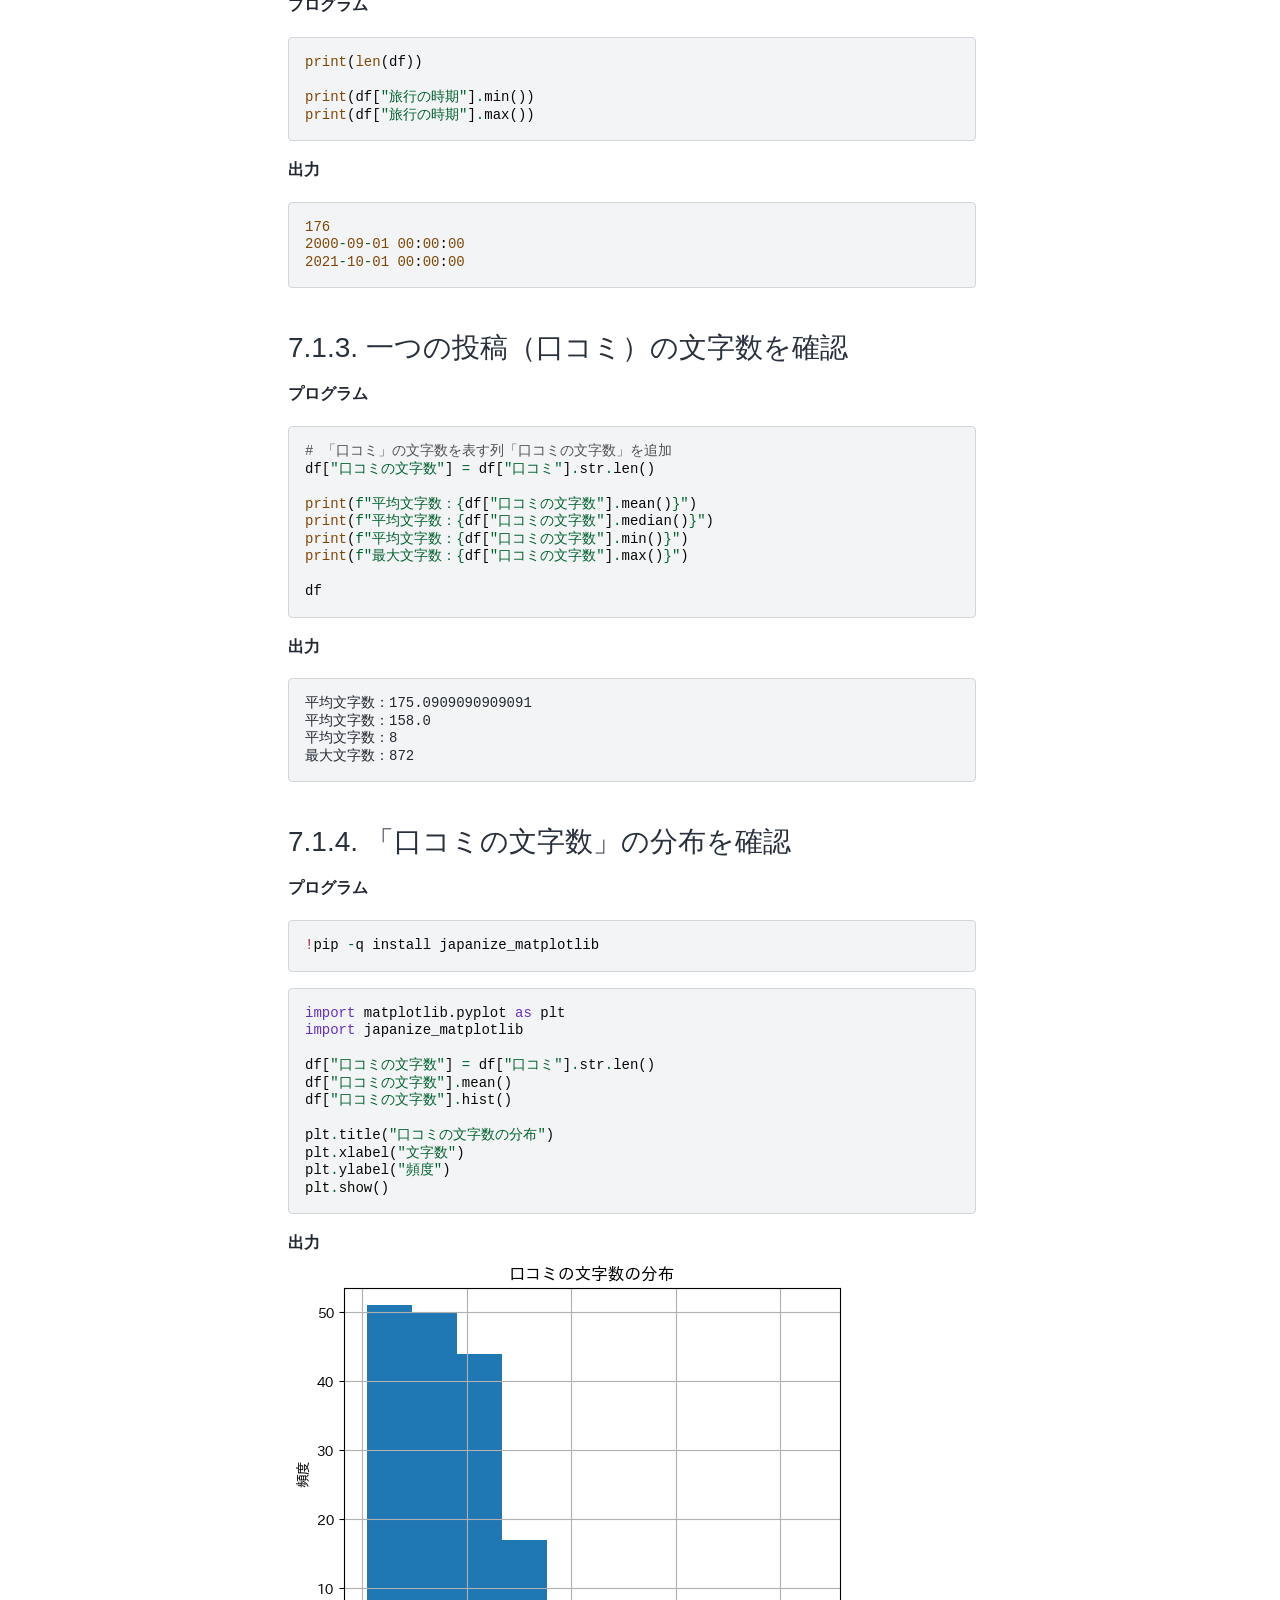
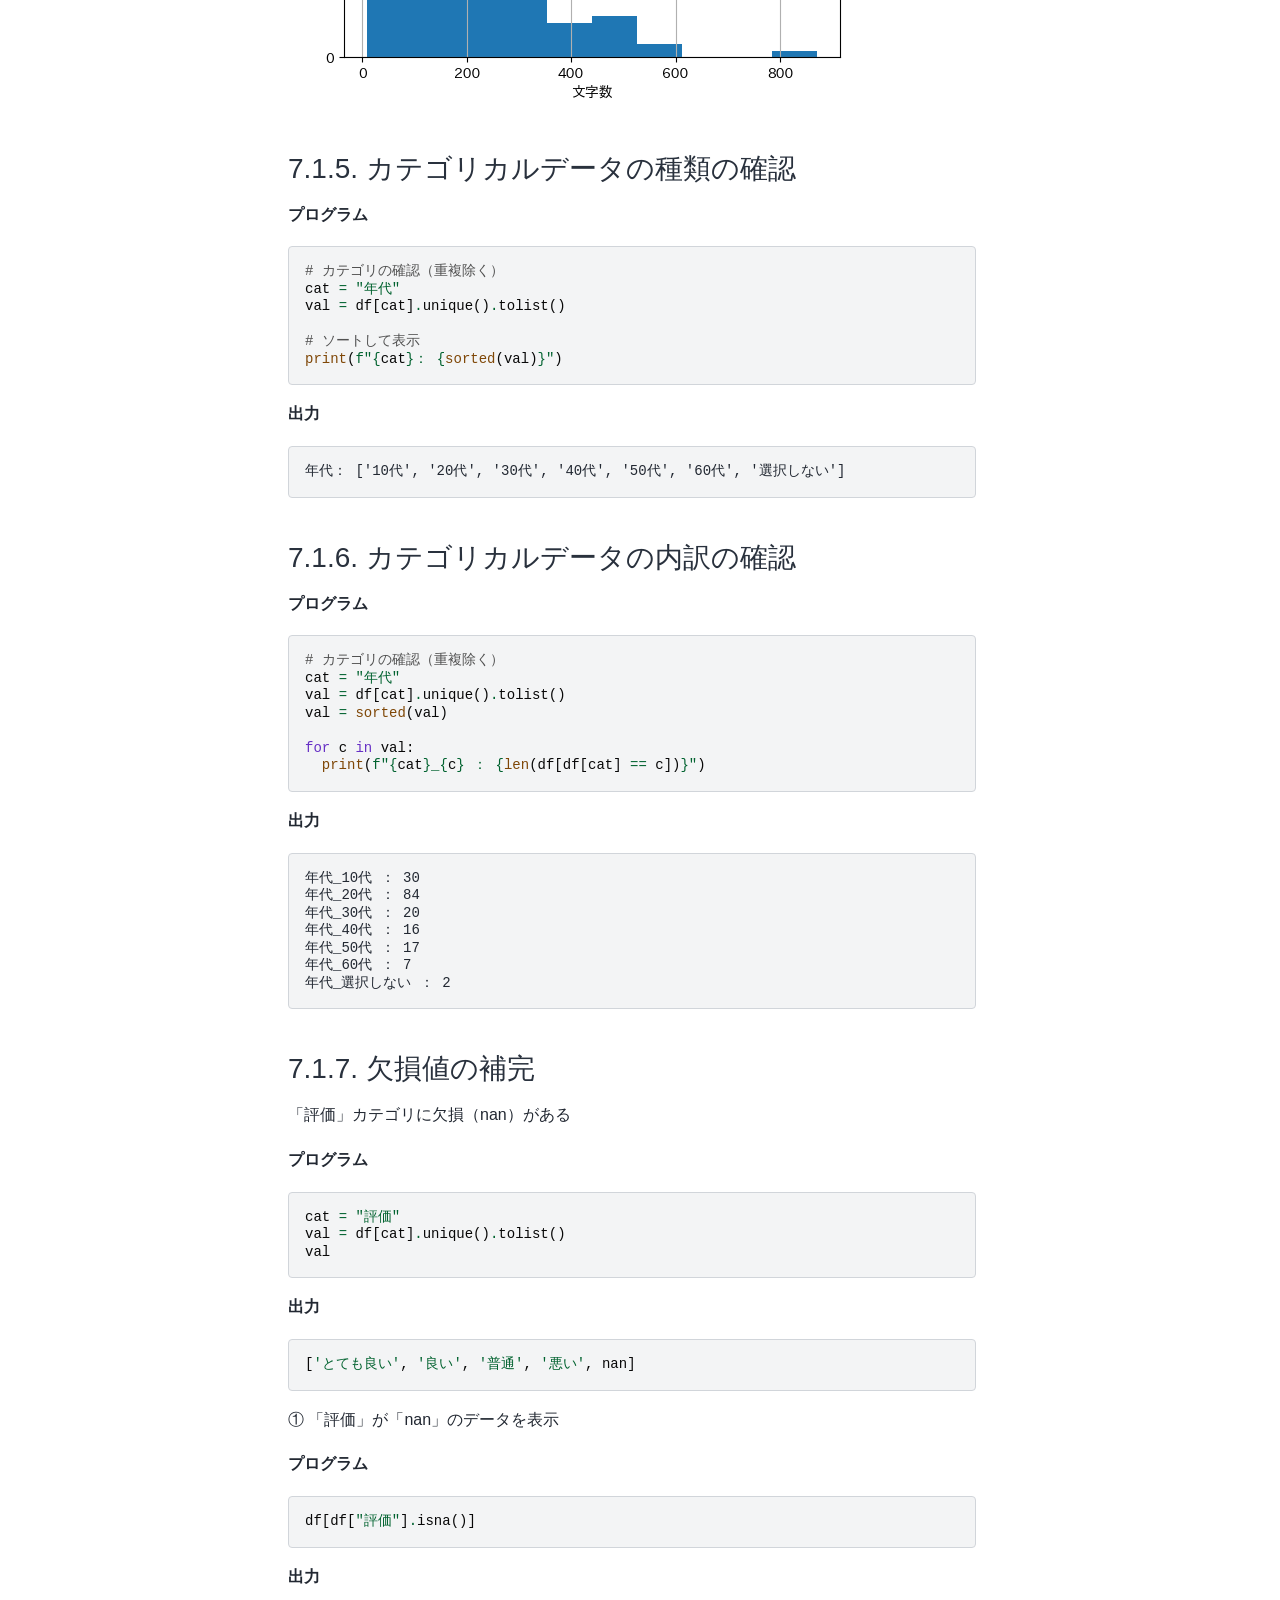
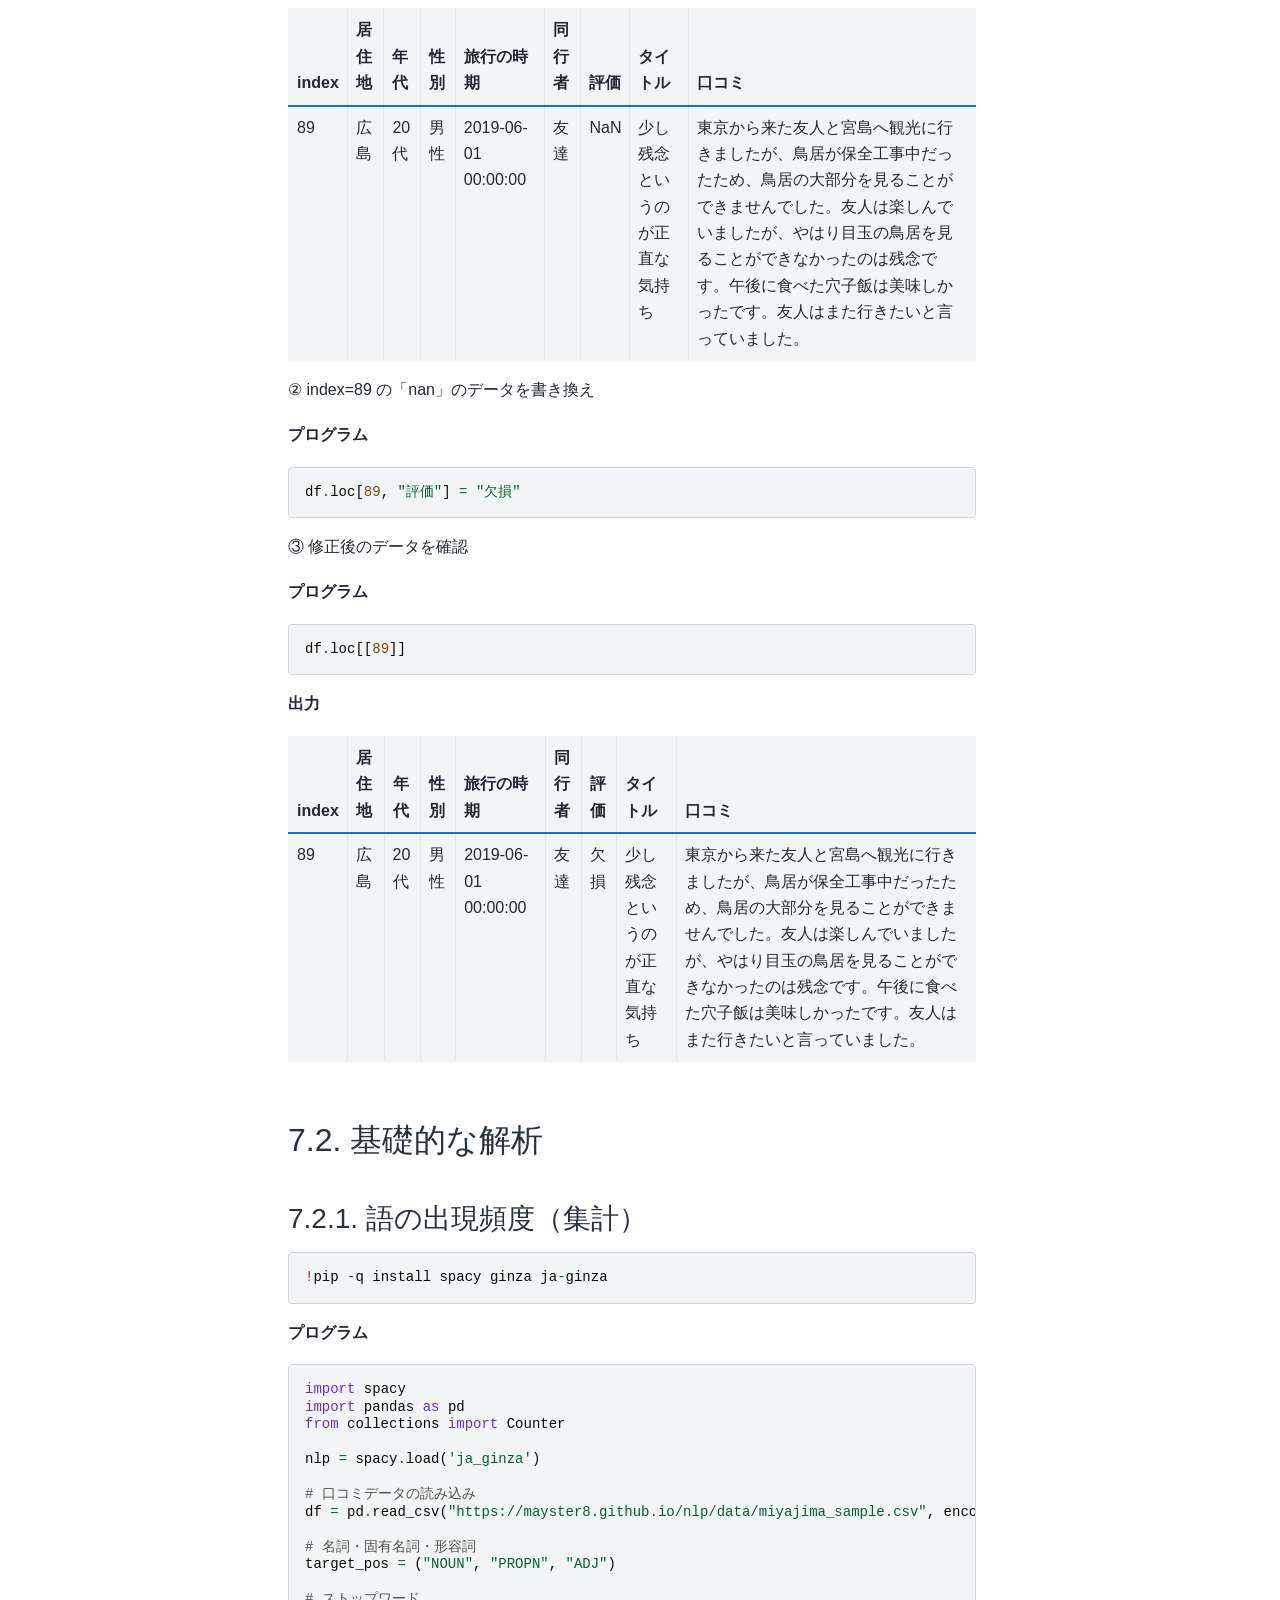
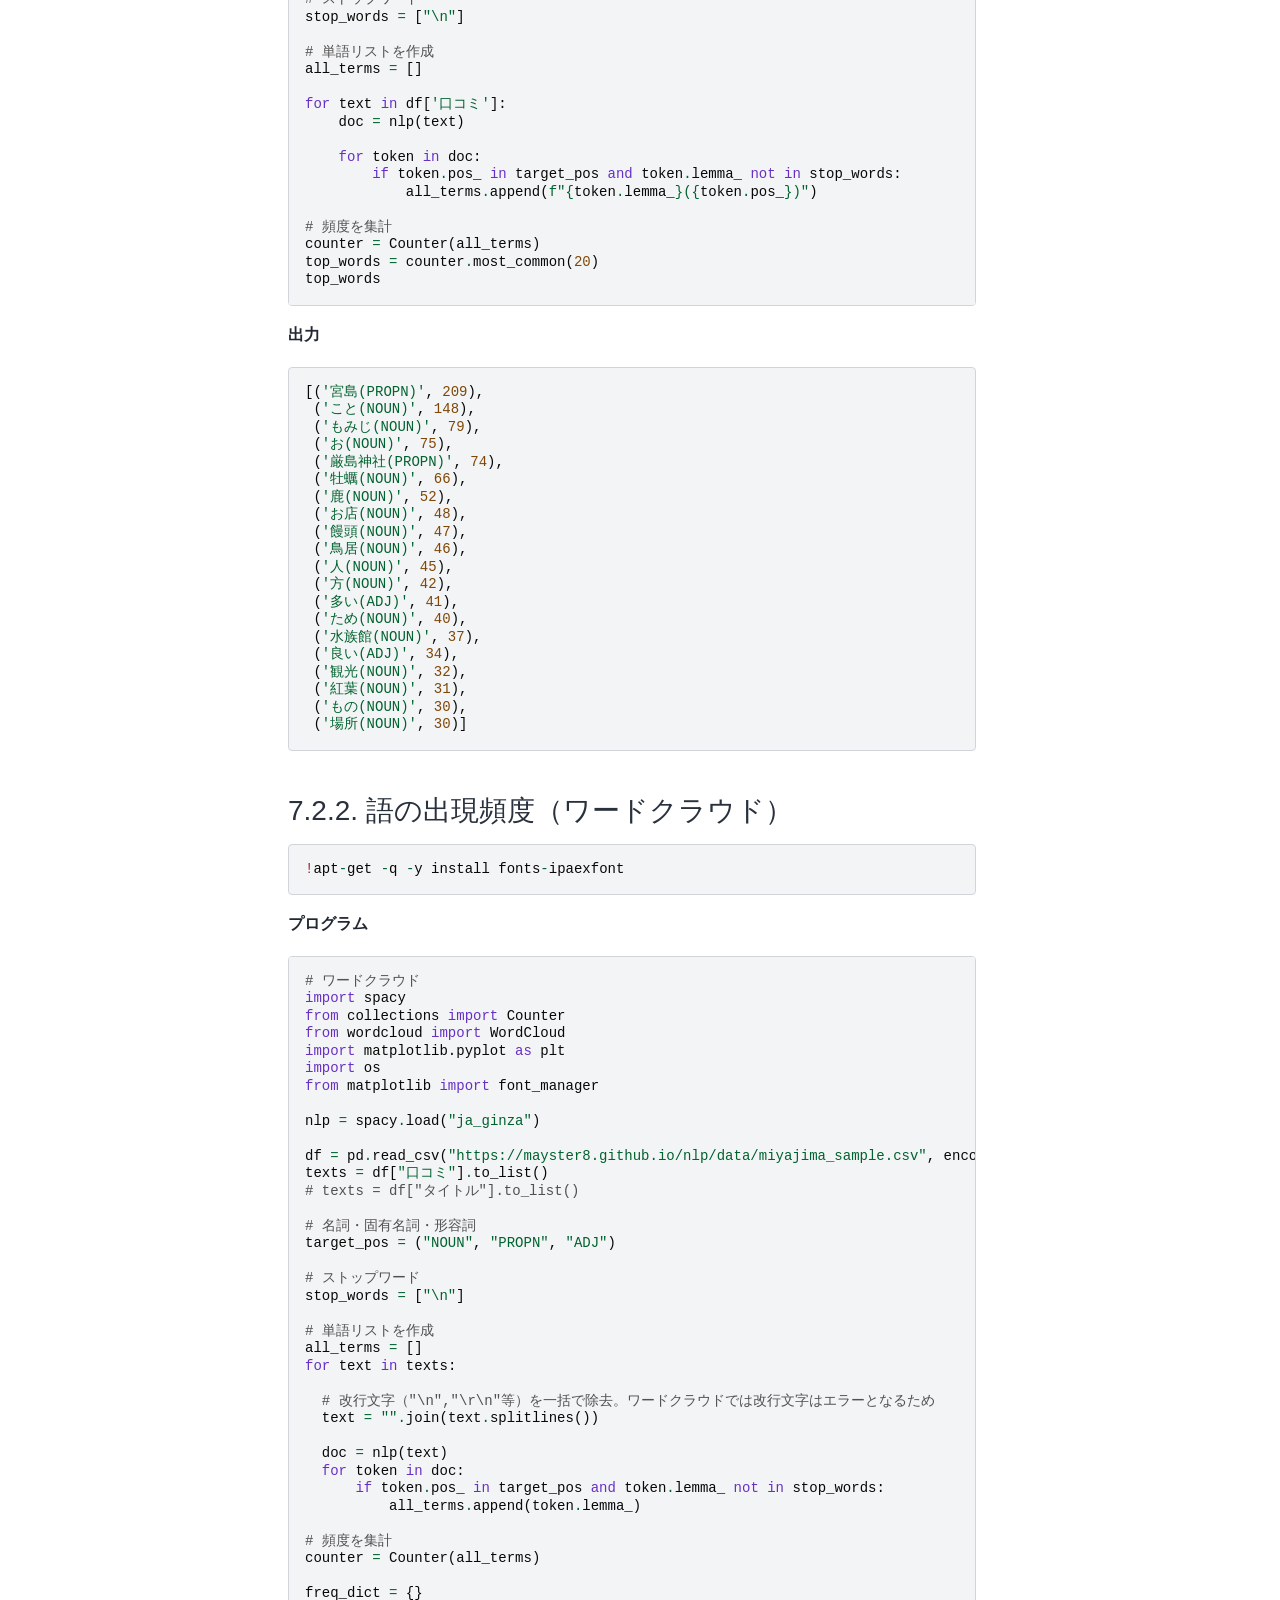
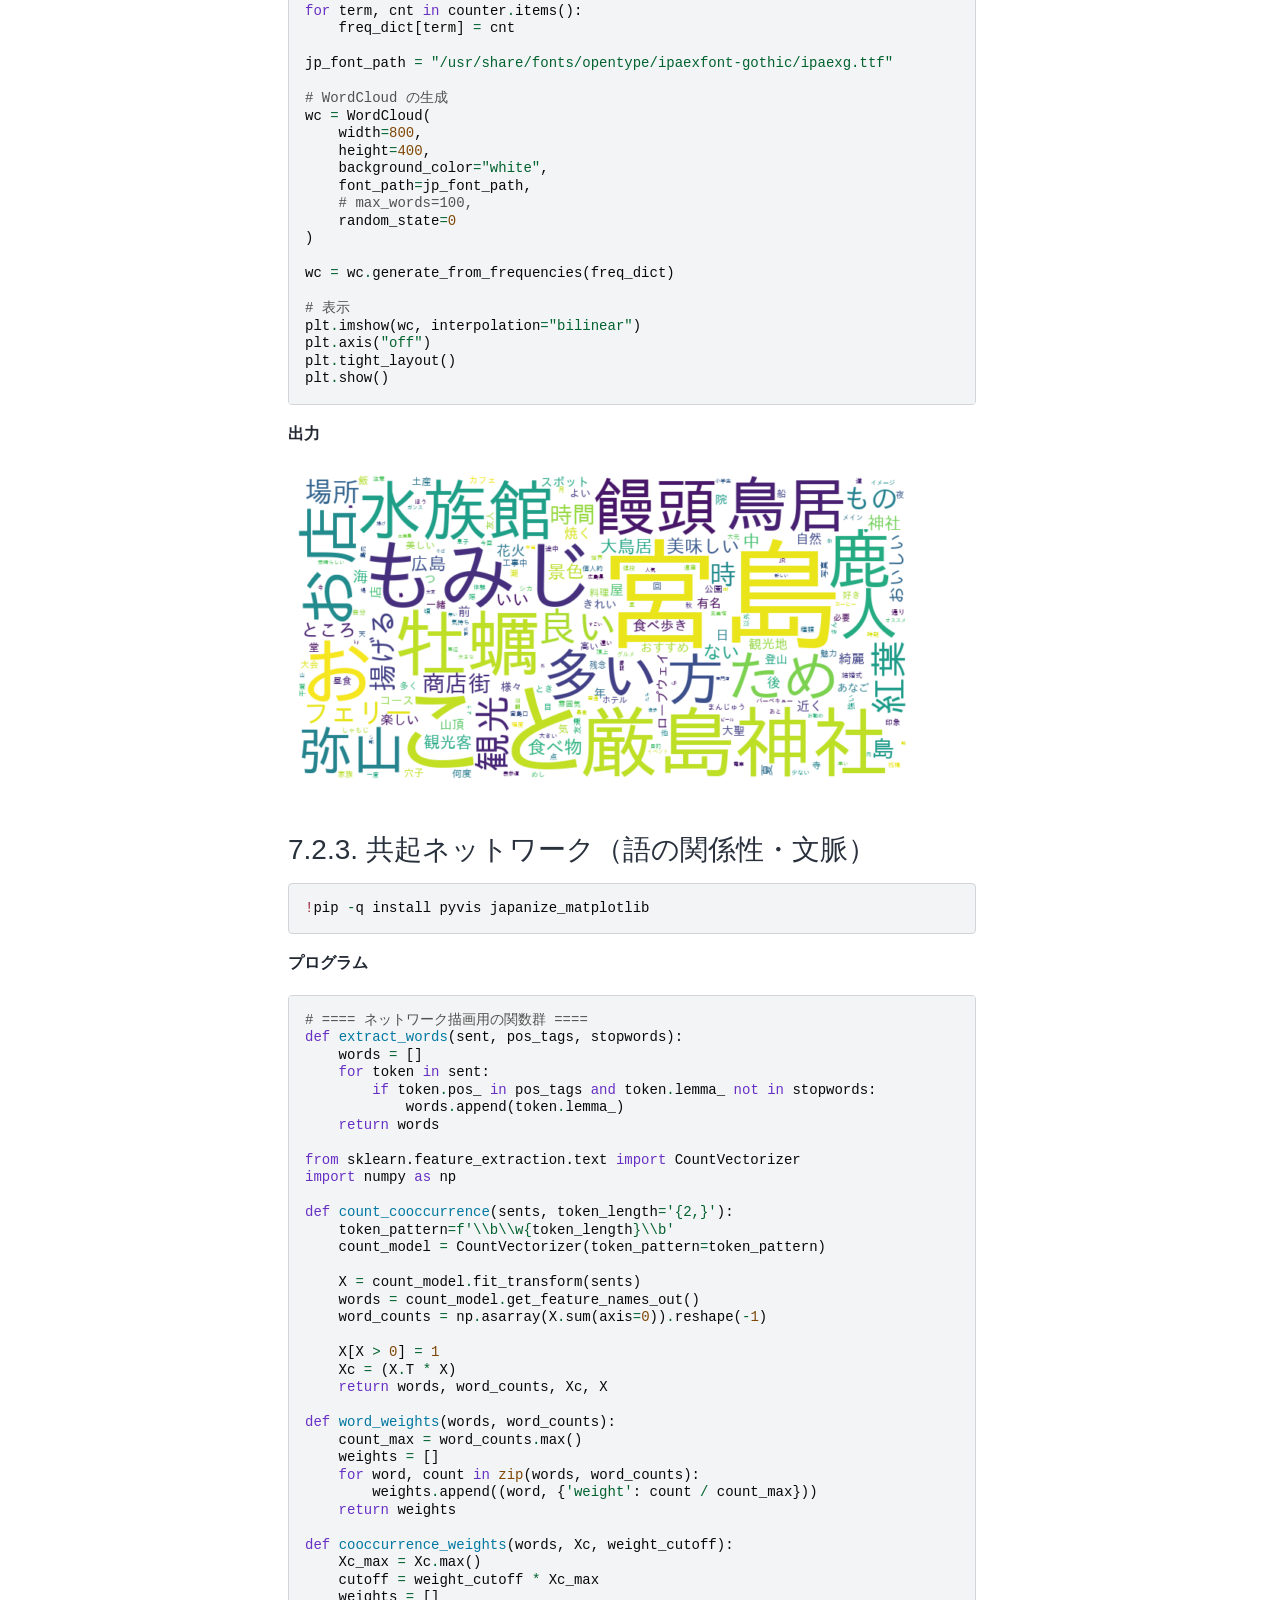
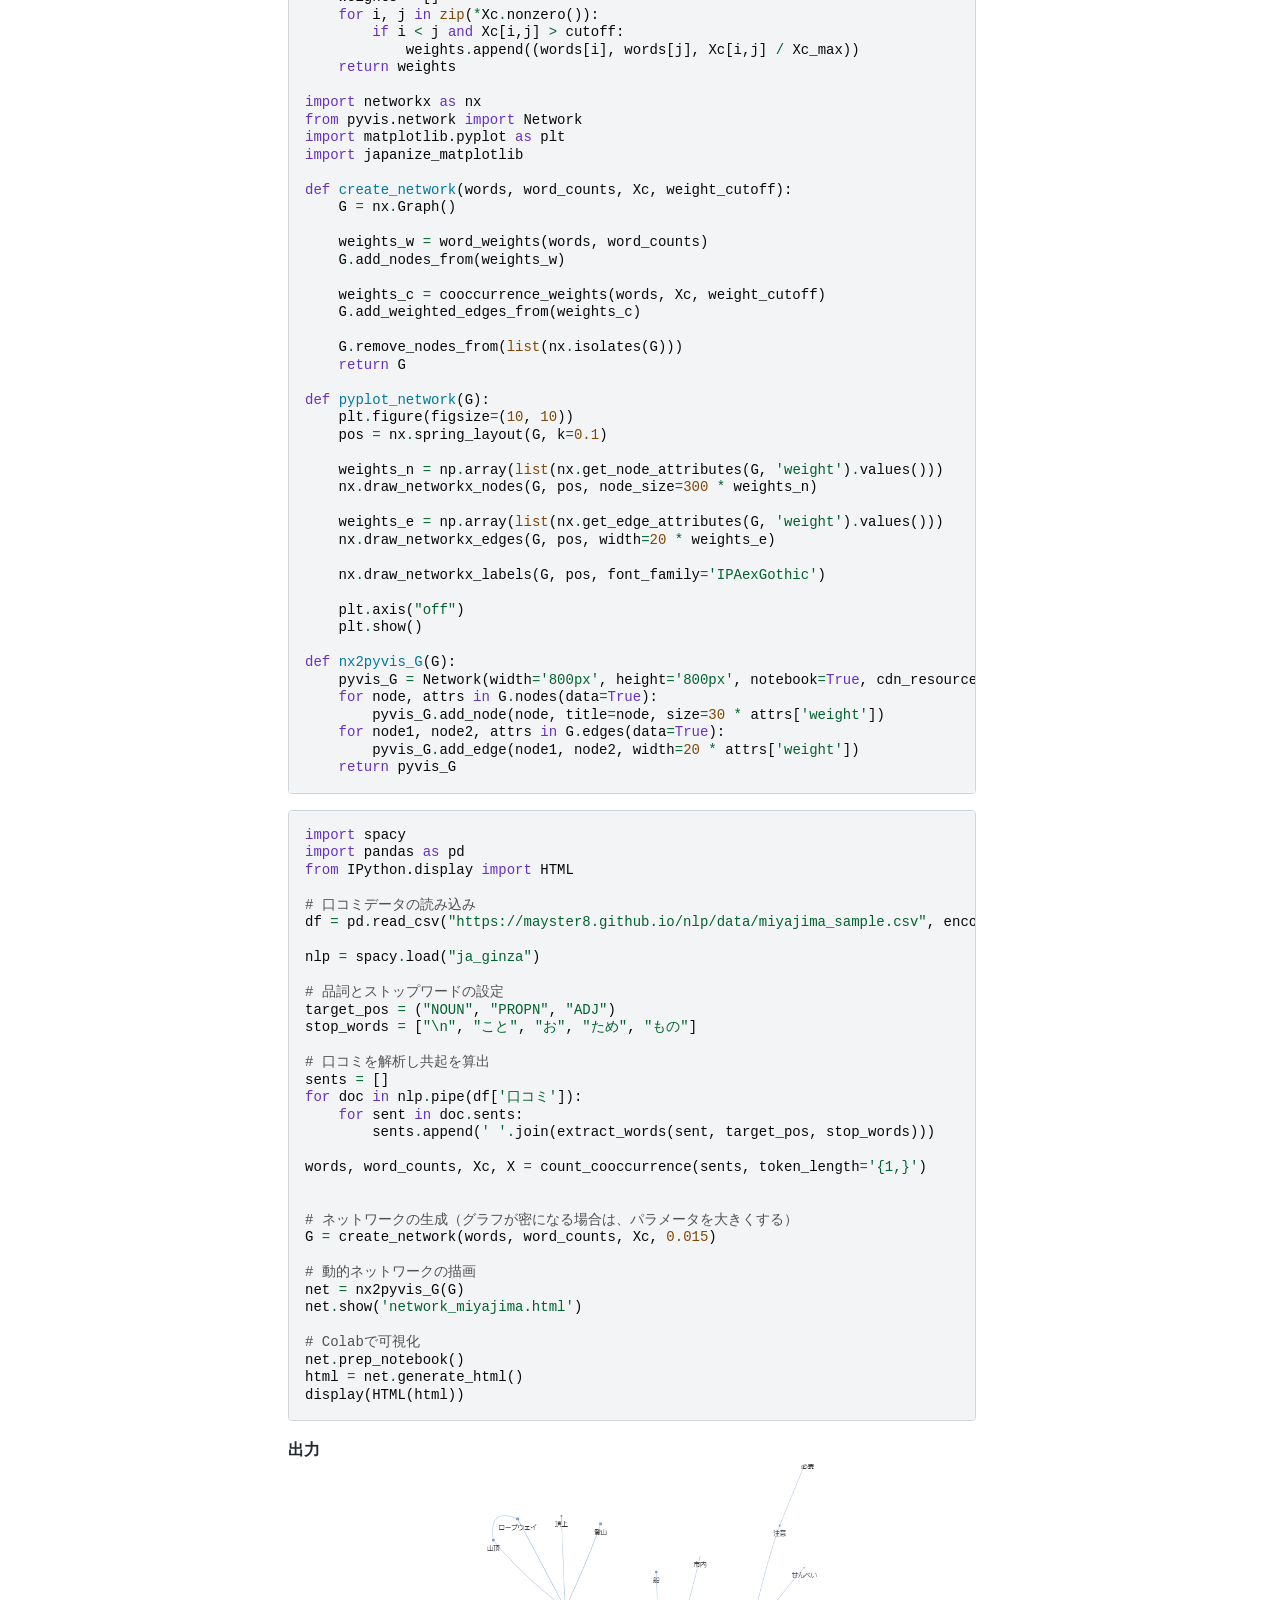
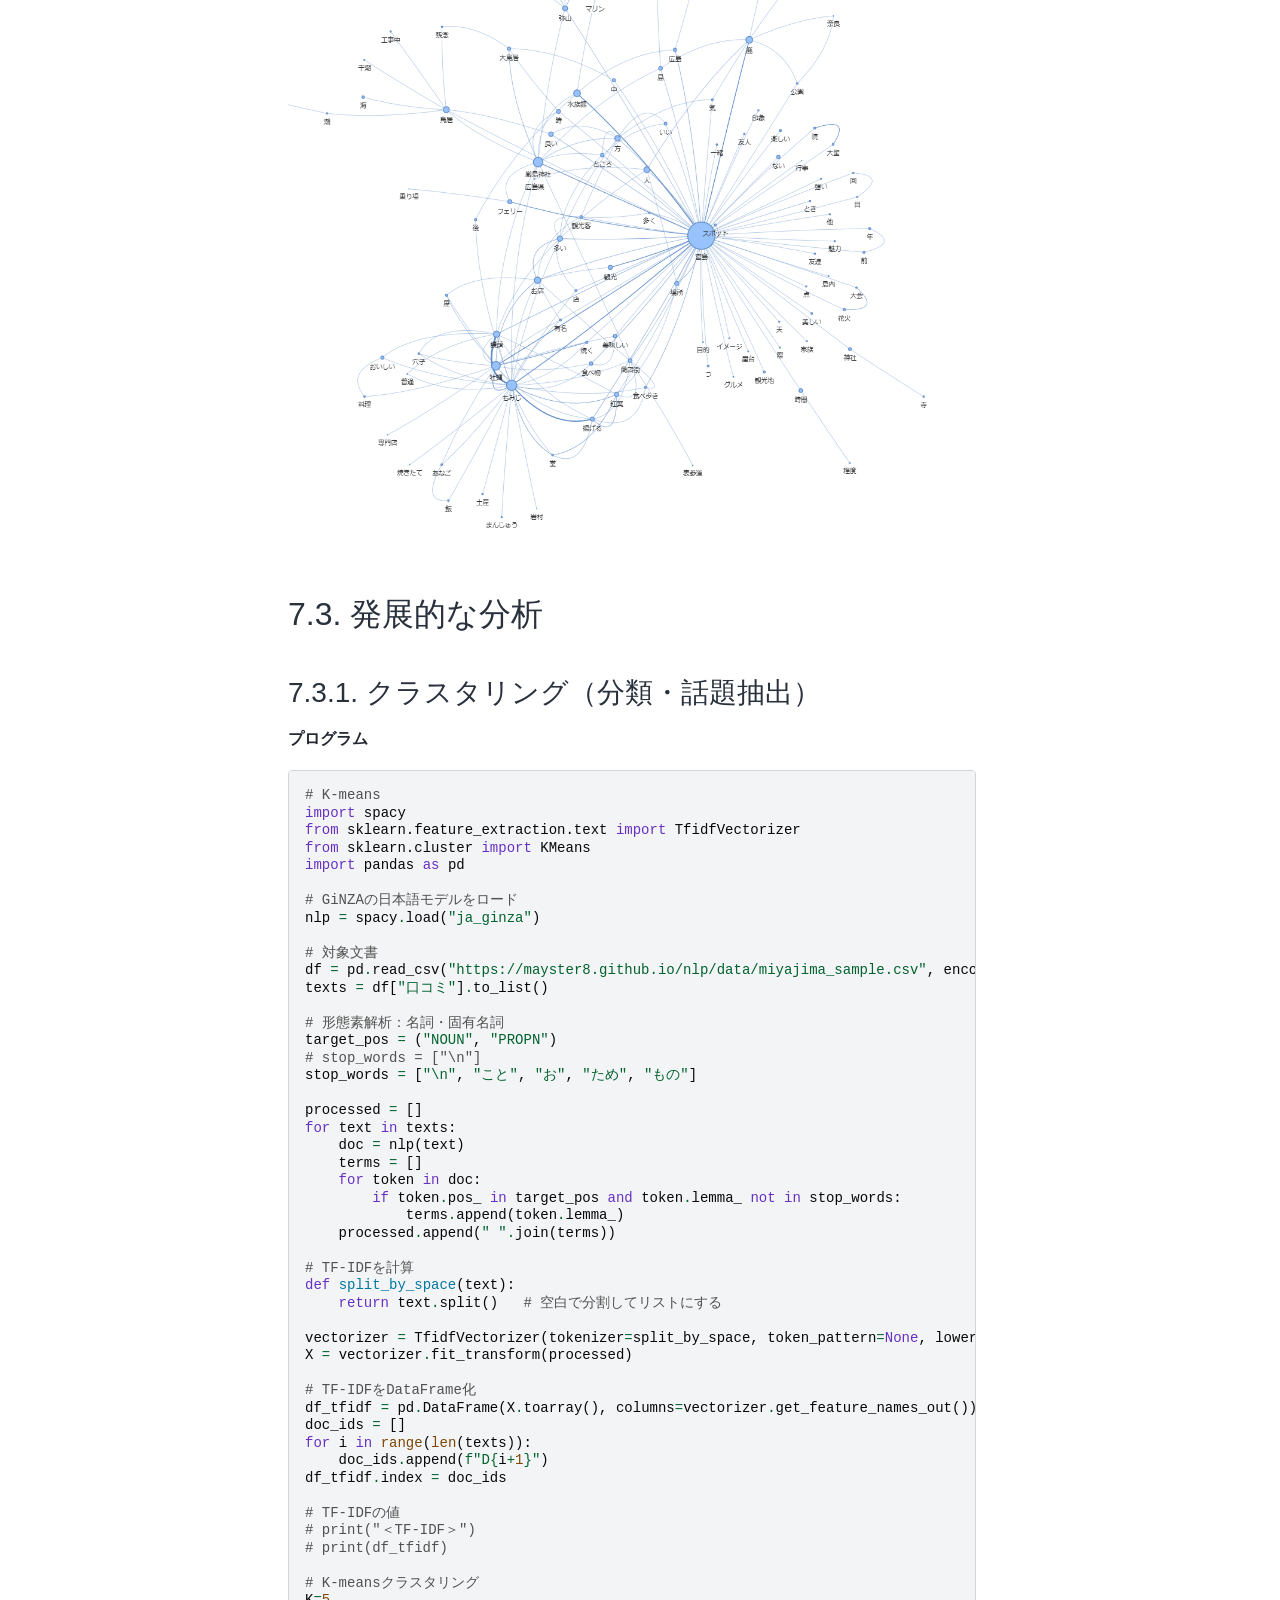
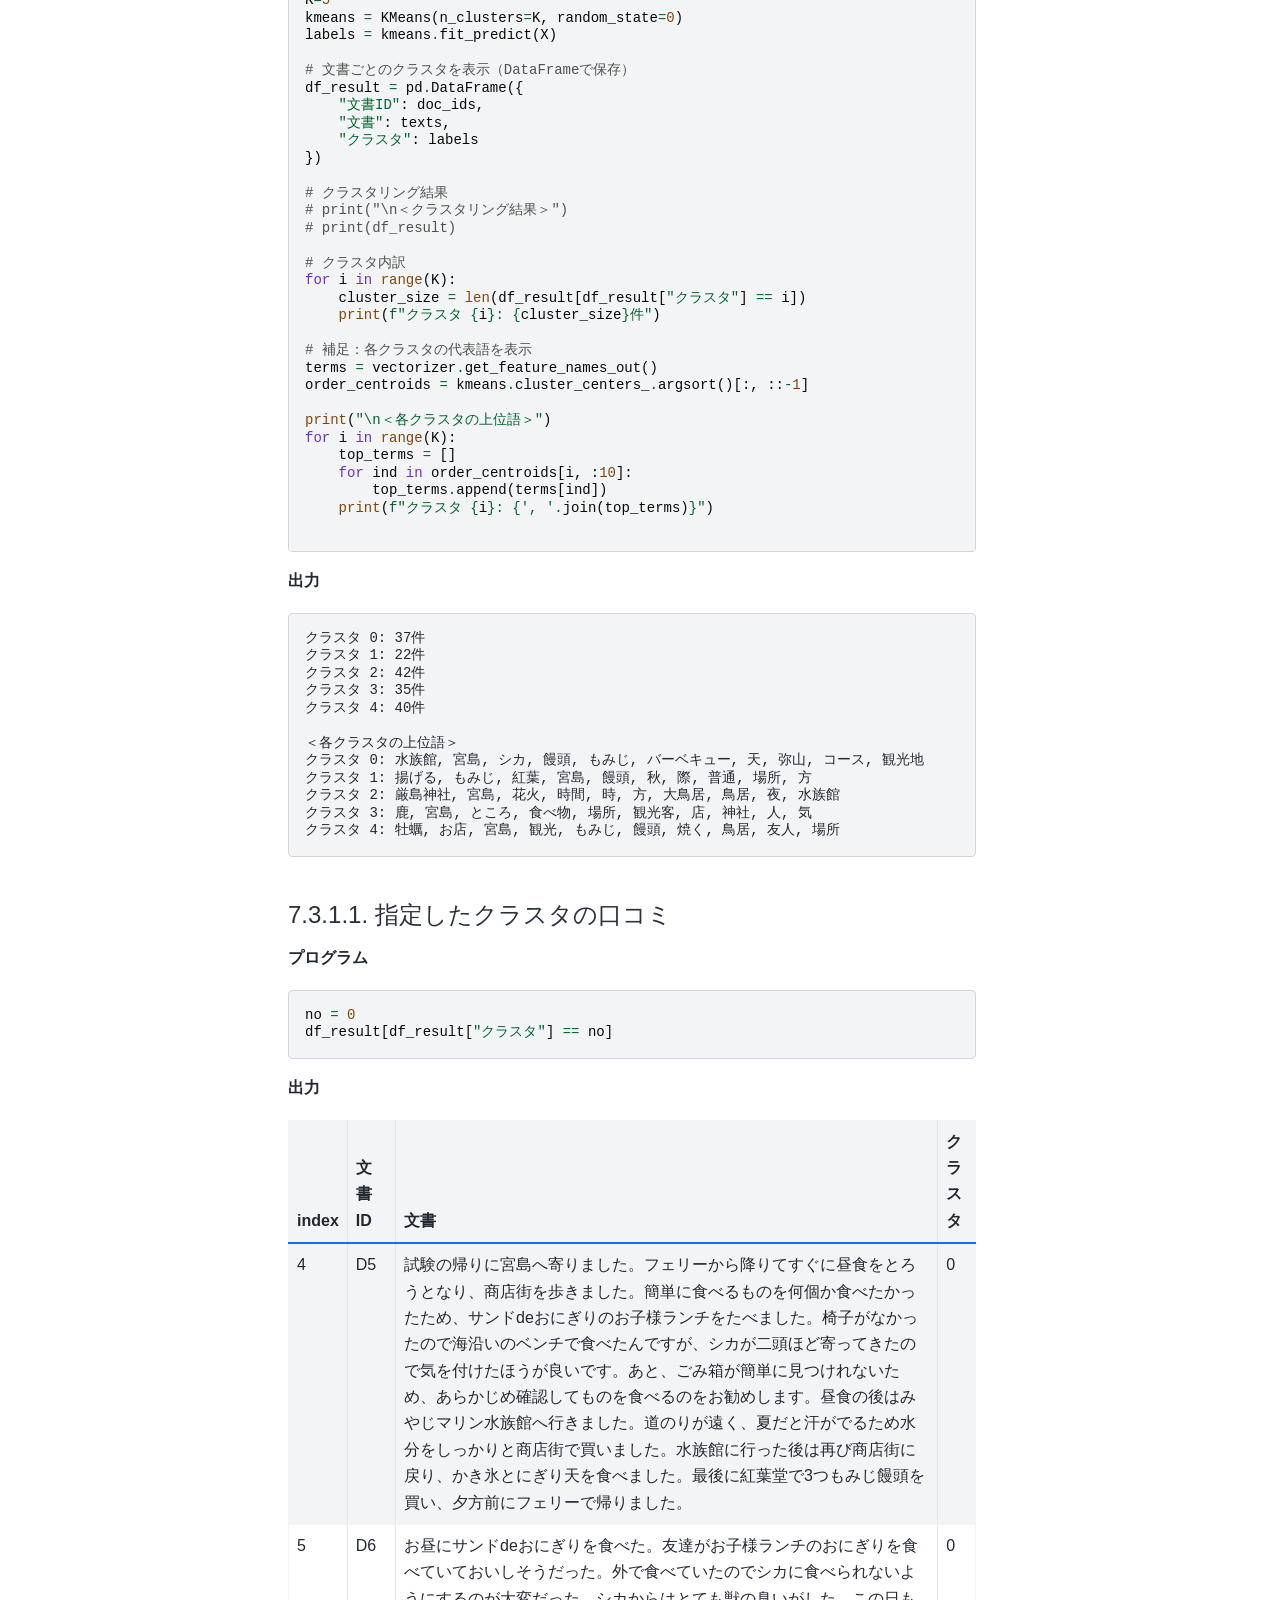
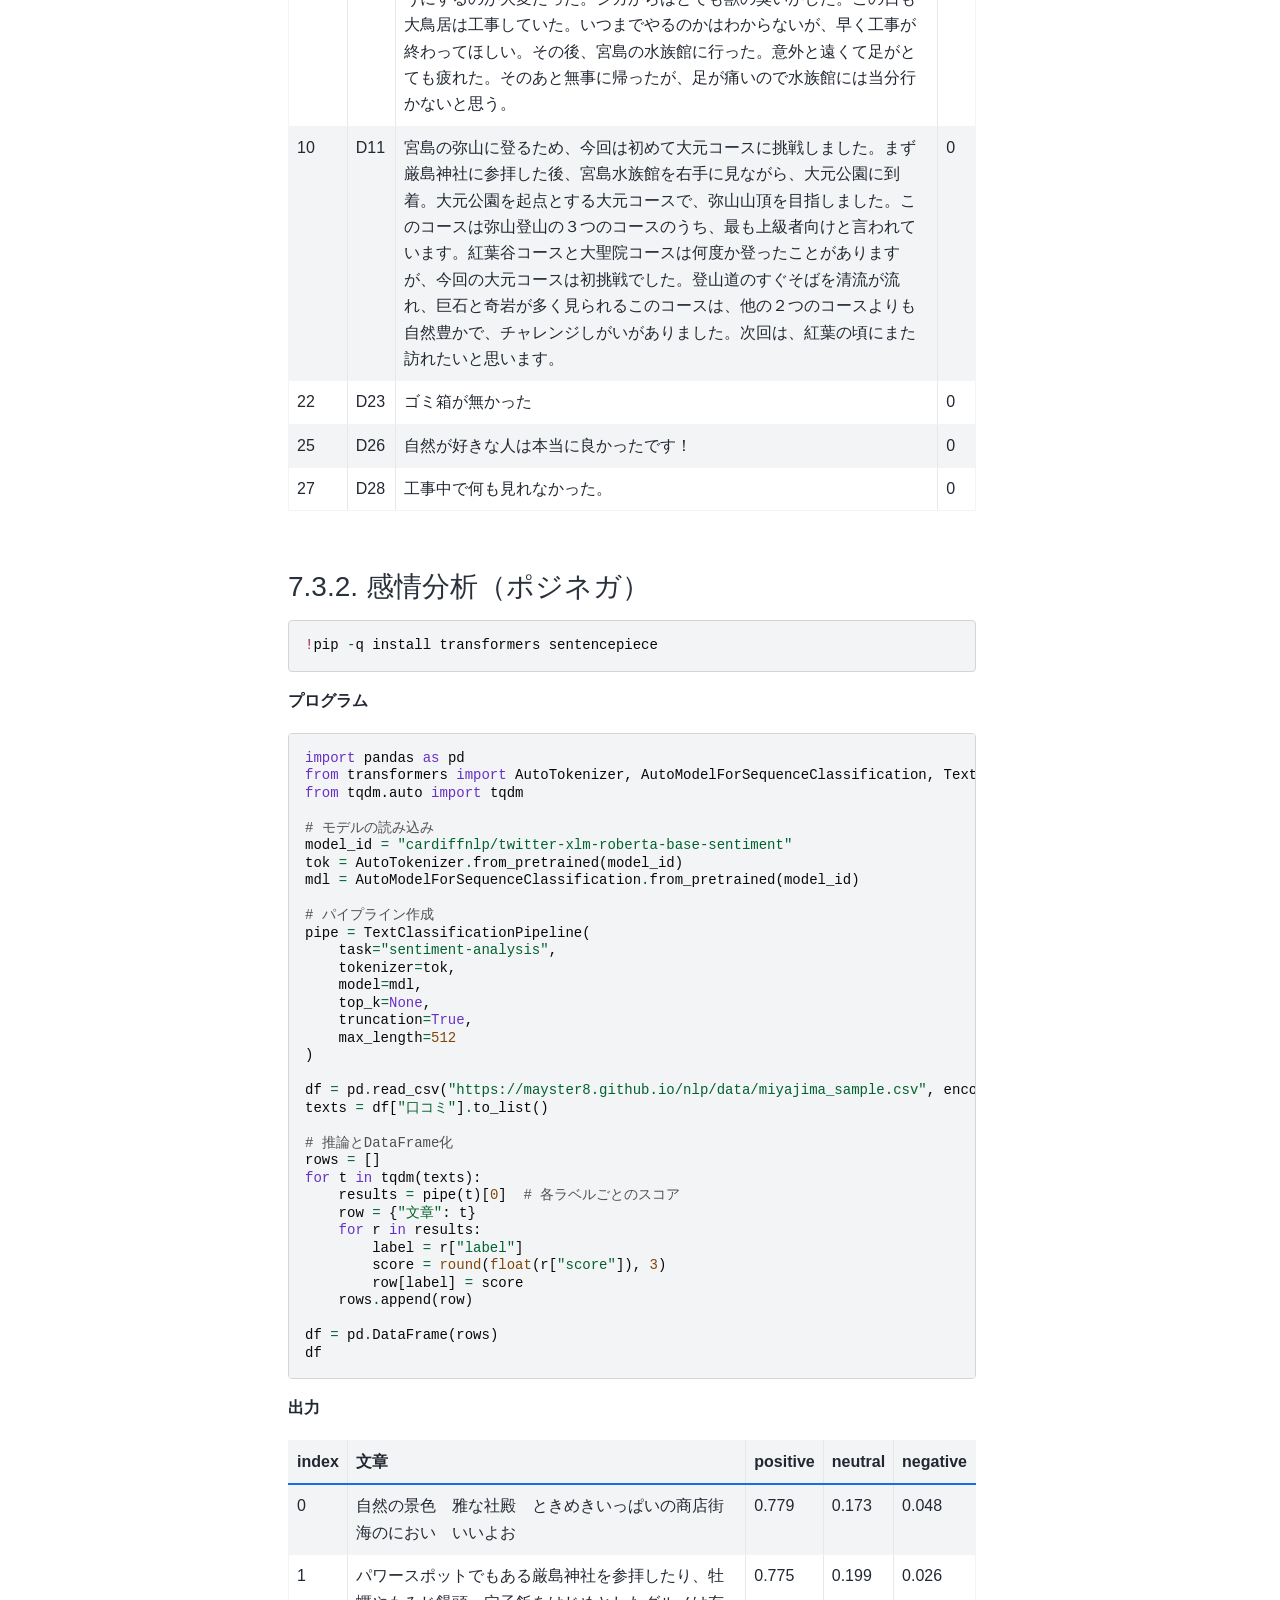
<file: html/10_sightseeing.html>
<!DOCTYPE html>


<html lang="en" data-content_root="../" >

  <head>
    <meta charset="utf-8" />
    <meta name="viewport" content="width=device-width, initial-scale=1.0" /><meta name="viewport" content="width=device-width, initial-scale=1" />

    <title>7. 観光データの分析 &#8212; 自然言語処理</title>
  
  
  
  <script data-cfasync="false">
    document.documentElement.dataset.mode = localStorage.getItem("mode") || "";
    document.documentElement.dataset.theme = localStorage.getItem("theme") || "";
  </script>
  
  <!-- Loaded before other Sphinx assets -->
  <link href="../_static/styles/theme.css?digest=dfe6caa3a7d634c4db9b" rel="stylesheet" />
<link href="../_static/styles/bootstrap.css?digest=dfe6caa3a7d634c4db9b" rel="stylesheet" />
<link href="../_static/styles/pydata-sphinx-theme.css?digest=dfe6caa3a7d634c4db9b" rel="stylesheet" />

  
  <link href="../_static/vendor/fontawesome/6.5.2/css/all.min.css?digest=dfe6caa3a7d634c4db9b" rel="stylesheet" />
  <link rel="preload" as="font" type="font/woff2" crossorigin href="../_static/vendor/fontawesome/6.5.2/webfonts/fa-solid-900.woff2" />
<link rel="preload" as="font" type="font/woff2" crossorigin href="../_static/vendor/fontawesome/6.5.2/webfonts/fa-brands-400.woff2" />
<link rel="preload" as="font" type="font/woff2" crossorigin href="../_static/vendor/fontawesome/6.5.2/webfonts/fa-regular-400.woff2" />

    <link rel="stylesheet" type="text/css" href="../_static/pygments.css?v=03e43079" />
    <link rel="stylesheet" type="text/css" href="../_static/styles/sphinx-book-theme.css?v=eba8b062" />
    <link rel="stylesheet" type="text/css" href="../_static/togglebutton.css?v=13237357" />
    <link rel="stylesheet" type="text/css" href="../_static/copybutton.css?v=76b2166b" />
    <link rel="stylesheet" type="text/css" href="../_static/mystnb.8ecb98da25f57f5357bf6f572d296f466b2cfe2517ffebfabe82451661e28f02.css?v=6644e6bb" />
    <link rel="stylesheet" type="text/css" href="../_static/sphinx-thebe.css?v=4fa983c6" />
    <link rel="stylesheet" type="text/css" href="../_static/sphinx-design.min.css?v=95c83b7e" />
    <link rel="stylesheet" type="text/css" href="../_static/custom.css?v=ab1aa4ae" />
  
  <!-- Pre-loaded scripts that we'll load fully later -->
  <link rel="preload" as="script" href="../_static/scripts/bootstrap.js?digest=dfe6caa3a7d634c4db9b" />
<link rel="preload" as="script" href="../_static/scripts/pydata-sphinx-theme.js?digest=dfe6caa3a7d634c4db9b" />
  <script src="../_static/vendor/fontawesome/6.5.2/js/all.min.js?digest=dfe6caa3a7d634c4db9b"></script>

    <script src="../_static/documentation_options.js?v=9eb32ce0"></script>
    <script src="../_static/doctools.js?v=9a2dae69"></script>
    <script src="../_static/sphinx_highlight.js?v=dc90522c"></script>
    <script src="../_static/clipboard.min.js?v=a7894cd8"></script>
    <script src="../_static/copybutton.js?v=f281be69"></script>
    <script src="../_static/scripts/sphinx-book-theme.js?v=887ef09a"></script>
    <script>let toggleHintShow = 'Click to show';</script>
    <script>let toggleHintHide = 'Click to hide';</script>
    <script>let toggleOpenOnPrint = 'true';</script>
    <script src="../_static/togglebutton.js?v=4a39c7ea"></script>
    <script>var togglebuttonSelector = '.toggle, .admonition.dropdown';</script>
    <script src="../_static/design-tabs.js?v=f930bc37"></script>
    <script>const THEBE_JS_URL = "https://unpkg.com/thebe@0.8.2/lib/index.js"; const thebe_selector = ".thebe,.cell"; const thebe_selector_input = "pre"; const thebe_selector_output = ".output, .cell_output"</script>
    <script async="async" src="../_static/sphinx-thebe.js?v=c100c467"></script>
    <script>var togglebuttonSelector = '.toggle, .admonition.dropdown';</script>
    <script>const THEBE_JS_URL = "https://unpkg.com/thebe@0.8.2/lib/index.js"; const thebe_selector = ".thebe,.cell"; const thebe_selector_input = "pre"; const thebe_selector_output = ".output, .cell_output"</script>
    <script>DOCUMENTATION_OPTIONS.pagename = 'html/10_sightseeing';</script>
    <link rel="icon" href="../_static/favicon.ico"/>
    <link rel="index" title="Index" href="../genindex.html" />
    <link rel="search" title="Search" href="../search.html" />
    <link rel="next" title="8. ソーシャルメディアデータの分析" href="20_youtube.html" />
    <link rel="prev" title="6. 文書分類" href="05_clustering.html" />
  <meta name="viewport" content="width=device-width, initial-scale=1"/>
  <meta name="docsearch:language" content="en"/>
  </head>
  
  
  <body data-bs-spy="scroll" data-bs-target=".bd-toc-nav" data-offset="180" data-bs-root-margin="0px 0px -60%" data-default-mode="">

  
  
  <div id="pst-skip-link" class="skip-link d-print-none"><a href="#main-content">Skip to main content</a></div>
  
  <div id="pst-scroll-pixel-helper"></div>
  
  <button type="button" class="btn rounded-pill" id="pst-back-to-top">
    <i class="fa-solid fa-arrow-up"></i>Back to top</button>

  
  <input type="checkbox"
          class="sidebar-toggle"
          id="pst-primary-sidebar-checkbox"/>
  <label class="overlay overlay-primary" for="pst-primary-sidebar-checkbox"></label>
  
  <input type="checkbox"
          class="sidebar-toggle"
          id="pst-secondary-sidebar-checkbox"/>
  <label class="overlay overlay-secondary" for="pst-secondary-sidebar-checkbox"></label>
  
  <div class="search-button__wrapper">
    <div class="search-button__overlay"></div>
    <div class="search-button__search-container">
<form class="bd-search d-flex align-items-center"
      action="../search.html"
      method="get">
  <i class="fa-solid fa-magnifying-glass"></i>
  <input type="search"
         class="form-control"
         name="q"
         id="search-input"
         placeholder="Search..."
         aria-label="Search..."
         autocomplete="off"
         autocorrect="off"
         autocapitalize="off"
         spellcheck="false"/>
  <span class="search-button__kbd-shortcut"><kbd class="kbd-shortcut__modifier">Ctrl</kbd>+<kbd>K</kbd></span>
</form></div>
  </div>

  <div class="pst-async-banner-revealer d-none">
  <aside id="bd-header-version-warning" class="d-none d-print-none" aria-label="Version warning"></aside>
</div>

  
    <header class="bd-header navbar navbar-expand-lg bd-navbar d-print-none">
    </header>
  

  <div class="bd-container">
    <div class="bd-container__inner bd-page-width">
      
      
      
      <div class="bd-sidebar-primary bd-sidebar">
        

  
  <div class="sidebar-header-items sidebar-primary__section">
    
    
    
    
  </div>
  
    <div class="sidebar-primary-items__start sidebar-primary__section">
        <div class="sidebar-primary-item">

  
    
  

<a class="navbar-brand logo" href="00_top.html">
  
  
  
  
  
  
    <p class="title logo__title">自然言語処理</p>
  
</a></div>
        <div class="sidebar-primary-item">

 <script>
 document.write(`
   <button class="btn search-button-field search-button__button" title="Search" aria-label="Search" data-bs-placement="bottom" data-bs-toggle="tooltip">
    <i class="fa-solid fa-magnifying-glass"></i>
    <span class="search-button__default-text">Search</span>
    <span class="search-button__kbd-shortcut"><kbd class="kbd-shortcut__modifier">Ctrl</kbd>+<kbd class="kbd-shortcut__modifier">K</kbd></span>
   </button>
 `);
 </script></div>
        <div class="sidebar-primary-item"><nav class="bd-links bd-docs-nav" aria-label="Main">
    <div class="bd-toc-item navbar-nav active">
        <p aria-level="2" class="caption" role="heading"><span class="caption-text">導入</span></p>
<ul class="nav bd-sidenav">
<li class="toctree-l1"><a class="reference internal" href="01_intro.html">1. テキストマイニングとは</a></li>
<li class="toctree-l1"><a class="reference internal" href="02_deploy.html">2. 環境構築</a></li>
</ul>
<p aria-level="2" class="caption" role="heading"><span class="caption-text">基礎的な解析</span></p>
<ul class="nav bd-sidenav">
<li class="toctree-l1"><a class="reference internal" href="03_basic_analysis.html">3. 前処理・形態素解析・特徴抽出</a></li>
<li class="toctree-l1"><a class="reference internal" href="03_visualization.html">4. 可視化</a></li>
</ul>
<p aria-level="2" class="caption" role="heading"><span class="caption-text">分析手法</span></p>
<ul class="nav bd-sidenav">
<li class="toctree-l1"><a class="reference internal" href="04_analysis.html">5. 感情分析</a></li>
<li class="toctree-l1"><a class="reference internal" href="05_clustering.html">6. 文書分類</a></li>
</ul>
<p aria-level="2" class="caption" role="heading"><span class="caption-text">応用編</span></p>
<ul class="current nav bd-sidenav">
<li class="toctree-l1 current active"><a class="current reference internal" href="#">7. 観光データの分析</a></li>
<li class="toctree-l1"><a class="reference internal" href="20_youtube.html">8. ソーシャルメディアデータの分析</a></li>
<li class="toctree-l1"><a class="reference internal" href="30_llm.html">9. 大規模言語モデル（LLM）</a></li>
</ul>
<p aria-level="2" class="caption" role="heading"><span class="caption-text">その他</span></p>
<ul class="nav bd-sidenav">
<li class="toctree-l1"><a class="reference internal" href="99_dictionary.html">10. 辞書の拡張</a></li>
</ul>

    </div>
</nav></div>
    </div>
  
  
  <div class="sidebar-primary-items__end sidebar-primary__section">
  </div>
  
  <div id="rtd-footer-container"></div>


      </div>
      
      <main id="main-content" class="bd-main" role="main">
        
        

<div class="sbt-scroll-pixel-helper"></div>

          <div class="bd-content">
            <div class="bd-article-container">
              
              <div class="bd-header-article d-print-none">
<div class="header-article-items header-article__inner">
  
    <div class="header-article-items__start">
      
        <div class="header-article-item"><button class="sidebar-toggle primary-toggle btn btn-sm" title="Toggle primary sidebar" data-bs-placement="bottom" data-bs-toggle="tooltip">
  <span class="fa-solid fa-bars"></span>
</button></div>
      
    </div>
  
  
    <div class="header-article-items__end">
      
        <div class="header-article-item">

<div class="article-header-buttons">





<div class="dropdown dropdown-download-buttons">
  <button class="btn dropdown-toggle" type="button" data-bs-toggle="dropdown" aria-expanded="false" aria-label="Download this page">
    <i class="fas fa-download"></i>
  </button>
  <ul class="dropdown-menu">
      
      
      
      <li><a href="../_sources/html/10_sightseeing.md" target="_blank"
   class="btn btn-sm btn-download-source-button dropdown-item"
   title="Download source file"
   data-bs-placement="left" data-bs-toggle="tooltip"
>
  

<span class="btn__icon-container">
  <i class="fas fa-file"></i>
  </span>
<span class="btn__text-container">.md</span>
</a>
</li>
      
      
      
      
      <li>
<button onclick="window.print()"
  class="btn btn-sm btn-download-pdf-button dropdown-item"
  title="Print to PDF"
  data-bs-placement="left" data-bs-toggle="tooltip"
>
  

<span class="btn__icon-container">
  <i class="fas fa-file-pdf"></i>
  </span>
<span class="btn__text-container">.pdf</span>
</button>
</li>
      
  </ul>
</div>




<button onclick="toggleFullScreen()"
  class="btn btn-sm btn-fullscreen-button"
  title="Fullscreen mode"
  data-bs-placement="bottom" data-bs-toggle="tooltip"
>
  

<span class="btn__icon-container">
  <i class="fas fa-expand"></i>
  </span>

</button>



<script>
document.write(`
  <button class="btn btn-sm nav-link pst-navbar-icon theme-switch-button" title="light/dark" aria-label="light/dark" data-bs-placement="bottom" data-bs-toggle="tooltip">
    <i class="theme-switch fa-solid fa-sun fa-lg" data-mode="light"></i>
    <i class="theme-switch fa-solid fa-moon fa-lg" data-mode="dark"></i>
    <i class="theme-switch fa-solid fa-circle-half-stroke fa-lg" data-mode="auto"></i>
  </button>
`);
</script>


<script>
document.write(`
  <button class="btn btn-sm pst-navbar-icon search-button search-button__button" title="Search" aria-label="Search" data-bs-placement="bottom" data-bs-toggle="tooltip">
    <i class="fa-solid fa-magnifying-glass fa-lg"></i>
  </button>
`);
</script>
<button class="sidebar-toggle secondary-toggle btn btn-sm" title="Toggle secondary sidebar" data-bs-placement="bottom" data-bs-toggle="tooltip">
    <span class="fa-solid fa-list"></span>
</button>
</div></div>
      
    </div>
  
</div>
</div>
              
              

<div id="jb-print-docs-body" class="onlyprint">
    <h1>観光データの分析</h1>
    <!-- Table of contents -->
    <div id="print-main-content">
        <div id="jb-print-toc">
            
            <div>
                <h2> Contents </h2>
            </div>
            <nav aria-label="Page">
                <ul class="visible nav section-nav flex-column">
<li class="toc-h2 nav-item toc-entry"><a class="reference internal nav-link" href="#id2">7.1. データの確認</a><ul class="nav section-nav flex-column">
<li class="toc-h3 nav-item toc-entry"><a class="reference internal nav-link" href="#id3">7.1.1. データの中身を確認</a></li>
<li class="toc-h3 nav-item toc-entry"><a class="reference internal nav-link" href="#id4">7.1.2. 「データ数」「期間」の確認</a></li>
<li class="toc-h3 nav-item toc-entry"><a class="reference internal nav-link" href="#id5">7.1.3. 一つの投稿（口コミ）の文字数を確認</a></li>
<li class="toc-h3 nav-item toc-entry"><a class="reference internal nav-link" href="#id6">7.1.4. 「口コミの文字数」の分布を確認</a></li>
<li class="toc-h3 nav-item toc-entry"><a class="reference internal nav-link" href="#id7">7.1.5. カテゴリカルデータの種類の確認</a></li>
<li class="toc-h3 nav-item toc-entry"><a class="reference internal nav-link" href="#id8">7.1.6. カテゴリカルデータの内訳の確認</a></li>
<li class="toc-h3 nav-item toc-entry"><a class="reference internal nav-link" href="#id9">7.1.7. 欠損値の補完</a></li>
</ul>
</li>
<li class="toc-h2 nav-item toc-entry"><a class="reference internal nav-link" href="#id10">7.2. 基礎的な解析</a><ul class="nav section-nav flex-column">
<li class="toc-h3 nav-item toc-entry"><a class="reference internal nav-link" href="#id11">7.2.1. 語の出現頻度（集計）</a></li>
<li class="toc-h3 nav-item toc-entry"><a class="reference internal nav-link" href="#id12">7.2.2. 語の出現頻度（ワードクラウド）</a></li>
<li class="toc-h3 nav-item toc-entry"><a class="reference internal nav-link" href="#id13">7.2.3. 共起ネットワーク（語の関係性・文脈）</a></li>
</ul>
</li>
<li class="toc-h2 nav-item toc-entry"><a class="reference internal nav-link" href="#id14">7.3. 発展的な分析</a><ul class="nav section-nav flex-column">
<li class="toc-h3 nav-item toc-entry"><a class="reference internal nav-link" href="#id15">7.3.1. クラスタリング（分類・話題抽出）</a><ul class="nav section-nav flex-column">
<li class="toc-h4 nav-item toc-entry"><a class="reference internal nav-link" href="#id16">7.3.1.1. 指定したクラスタの口コミ</a></li>
</ul>
</li>
<li class="toc-h3 nav-item toc-entry"><a class="reference internal nav-link" href="#id17">7.3.2. 感情分析（ポジネガ）</a><ul class="nav section-nav flex-column">
<li class="toc-h4 nav-item toc-entry"><a class="reference internal nav-link" href="#id18">7.3.2.1. ポジネガ平均</a></li>
<li class="toc-h4 nav-item toc-entry"><a class="reference internal nav-link" href="#id19">7.3.2.2. ポジティブ値が上位の投稿</a></li>
</ul>
</li>
</ul>
</li>
</ul>
            </nav>
        </div>
    </div>
</div>

              
                
<div id="searchbox"></div>
                <article class="bd-article">
                  
  <section class="tex2jax_ignore mathjax_ignore" id="id1">
<h1><span class="section-number">7. </span>観光データの分析<a class="headerlink" href="#id1" title="Link to this heading">#</a></h1>
<div class="admonition- admonition">
<p class="admonition-title">今回のゴール</p>
<ul class="simple">
<li><p>実データを用いて、テキストマイニングの応用的な分析を体験する</p></li>
<li><p>多様な分析視点からデータを読み解く力を身につける（「話題の発見」「関係性の把握」「感情から見る満足度」など）</p></li>
<li><p>自らテーマを設定し考察を行う演習を通して、データから社会的意義を導く力を身につける</p></li>
</ul>
</div>
<hr class="docutils" />
<section id="id2">
<h2><span class="section-number">7.1. </span>データの確認<a class="headerlink" href="#id2" title="Link to this heading">#</a></h2>
<p>宮島の口コミデータ<br />
<a href="https://mayster8.github.io/nlp/data/miyajima_sample.csv">https://mayster8.github.io/nlp/data/miyajima_sample.csv</a></p>
<section id="id3">
<h3><span class="section-number">7.1.1. </span>データの中身を確認<a class="headerlink" href="#id3" title="Link to this heading">#</a></h3>
<ul class="simple">
<li><p><code class="docutils literal notranslate"><span class="pre">miyajima_sample.csv</span></code> を Google Colab に配置</p></li>
<li><p>データ読み込み</p></li>
</ul>
<p><strong>プログラム</strong></p>
<div class="highlight-python notranslate"><div class="highlight"><pre><span></span><span class="kn">import</span><span class="w"> </span><span class="nn">pandas</span><span class="w"> </span><span class="k">as</span><span class="w"> </span><span class="nn">pd</span>

<span class="c1"># 口コミデータの読み込み</span>
<span class="n">df</span> <span class="o">=</span> <span class="n">pd</span><span class="o">.</span><span class="n">read_csv</span><span class="p">(</span><span class="s2">&quot;https://mayster8.github.io/nlp/data/miyajima_sample.csv&quot;</span><span class="p">,</span> <span class="n">encoding</span><span class="o">=</span><span class="s1">&#39;utf-8-sig&#39;</span><span class="p">,</span> <span class="n">parse_dates</span><span class="o">=</span><span class="p">[</span><span class="s1">&#39;旅行の時期&#39;</span><span class="p">])</span>
<span class="n">df</span>
</pre></div>
</div>
<p><strong>出力</strong></p>
<div class="pst-scrollable-table-container"><table class="table">
<thead>
<tr class="row-odd"><th class="head"><p>index</p></th>
<th class="head"><p>居住地</p></th>
<th class="head"><p>年代</p></th>
<th class="head"><p>性別</p></th>
<th class="head"><p>旅行の時期</p></th>
<th class="head"><p>同行者</p></th>
<th class="head"><p>評価</p></th>
<th class="head"><p>タイトル</p></th>
<th class="head"><p>口コミ</p></th>
</tr>
</thead>
<tbody>
<tr class="row-even"><td><p>0</p></td>
<td><p>広島</p></td>
<td><p>50代</p></td>
<td><p>男性</p></td>
<td><p>2021-10-01 00:00:00</p></td>
<td><p>家族</p></td>
<td><p>とても良い</p></td>
<td><p>まあきてみんさい</p></td>
<td><p>自然の景色　雅な社殿　ときめきいっぱいの商店街　海のにおい　いいよお</p></td>
</tr>
<tr class="row-odd"><td><p>1</p></td>
<td><p>広島</p></td>
<td><p>30代</p></td>
<td><p>女性</p></td>
<td><p>2021-10-01 00:00:00</p></td>
<td><p>友達</p></td>
<td><p>とても良い</p></td>
<td><p>魅力満載のワンダーアイランドです！</p></td>
<td><p>パワースポットでもある厳島神社を参拝したり、牡蠣やもみじ饅頭、穴子飯をはじめとしたグルメは有名で食べ歩きを楽しめます。また、カヤックや弥山登山などアクティビティも充実。おすすめは、商店街の裏路地を散策することです。商店街の賑やかさとはまた違う雰囲気で、落ち着いた雰囲気のカフェやレトロな文具店などがあり、ゆったりとした時間を過ごすことができます。和風旅館もあり、世界遺産の島に宿泊できる贅沢も味わえます。</p></td>
</tr>
</tbody>
</table>
</div>
</section>
<section id="id4">
<h3><span class="section-number">7.1.2. </span>「データ数」「期間」の確認<a class="headerlink" href="#id4" title="Link to this heading">#</a></h3>
<p><strong>プログラム</strong></p>
<div class="highlight-python notranslate"><div class="highlight"><pre><span></span><span class="nb">print</span><span class="p">(</span><span class="nb">len</span><span class="p">(</span><span class="n">df</span><span class="p">))</span>

<span class="nb">print</span><span class="p">(</span><span class="n">df</span><span class="p">[</span><span class="s2">&quot;旅行の時期&quot;</span><span class="p">]</span><span class="o">.</span><span class="n">min</span><span class="p">())</span>
<span class="nb">print</span><span class="p">(</span><span class="n">df</span><span class="p">[</span><span class="s2">&quot;旅行の時期&quot;</span><span class="p">]</span><span class="o">.</span><span class="n">max</span><span class="p">())</span>
</pre></div>
</div>
<p><strong>出力</strong></p>
<div class="highlight-default notranslate"><div class="highlight"><pre><span></span><span class="mi">176</span>
<span class="mi">2000</span><span class="o">-</span><span class="mi">09</span><span class="o">-</span><span class="mi">01</span> <span class="mi">00</span><span class="p">:</span><span class="mi">00</span><span class="p">:</span><span class="mi">00</span>
<span class="mi">2021</span><span class="o">-</span><span class="mi">10</span><span class="o">-</span><span class="mi">01</span> <span class="mi">00</span><span class="p">:</span><span class="mi">00</span><span class="p">:</span><span class="mi">00</span>
</pre></div>
</div>
</section>
<section id="id5">
<h3><span class="section-number">7.1.3. </span>一つの投稿（口コミ）の文字数を確認<a class="headerlink" href="#id5" title="Link to this heading">#</a></h3>
<p><strong>プログラム</strong></p>
<div class="highlight-python notranslate"><div class="highlight"><pre><span></span><span class="c1"># 「口コミ」の文字数を表す列「口コミの文字数」を追加</span>
<span class="n">df</span><span class="p">[</span><span class="s2">&quot;口コミの文字数&quot;</span><span class="p">]</span> <span class="o">=</span> <span class="n">df</span><span class="p">[</span><span class="s2">&quot;口コミ&quot;</span><span class="p">]</span><span class="o">.</span><span class="n">str</span><span class="o">.</span><span class="n">len</span><span class="p">()</span>

<span class="nb">print</span><span class="p">(</span><span class="sa">f</span><span class="s2">&quot;平均文字数：</span><span class="si">{</span><span class="n">df</span><span class="p">[</span><span class="s2">&quot;口コミの文字数&quot;</span><span class="p">]</span><span class="o">.</span><span class="n">mean</span><span class="p">()</span><span class="si">}</span><span class="s2">&quot;</span><span class="p">)</span>
<span class="nb">print</span><span class="p">(</span><span class="sa">f</span><span class="s2">&quot;平均文字数：</span><span class="si">{</span><span class="n">df</span><span class="p">[</span><span class="s2">&quot;口コミの文字数&quot;</span><span class="p">]</span><span class="o">.</span><span class="n">median</span><span class="p">()</span><span class="si">}</span><span class="s2">&quot;</span><span class="p">)</span>
<span class="nb">print</span><span class="p">(</span><span class="sa">f</span><span class="s2">&quot;平均文字数：</span><span class="si">{</span><span class="n">df</span><span class="p">[</span><span class="s2">&quot;口コミの文字数&quot;</span><span class="p">]</span><span class="o">.</span><span class="n">min</span><span class="p">()</span><span class="si">}</span><span class="s2">&quot;</span><span class="p">)</span>
<span class="nb">print</span><span class="p">(</span><span class="sa">f</span><span class="s2">&quot;最大文字数：</span><span class="si">{</span><span class="n">df</span><span class="p">[</span><span class="s2">&quot;口コミの文字数&quot;</span><span class="p">]</span><span class="o">.</span><span class="n">max</span><span class="p">()</span><span class="si">}</span><span class="s2">&quot;</span><span class="p">)</span>

<span class="n">df</span>
</pre></div>
</div>
<p><strong>出力</strong></p>
<div class="highlight-text notranslate"><div class="highlight"><pre><span></span>平均文字数：175.0909090909091
平均文字数：158.0
平均文字数：8
最大文字数：872
</pre></div>
</div>
</section>
<section id="id6">
<h3><span class="section-number">7.1.4. </span>「口コミの文字数」の分布を確認<a class="headerlink" href="#id6" title="Link to this heading">#</a></h3>
<p><strong>プログラム</strong></p>
<div class="highlight-python notranslate"><div class="highlight"><pre><span></span><span class="err">!</span><span class="n">pip</span> <span class="o">-</span><span class="n">q</span> <span class="n">install</span> <span class="n">japanize_matplotlib</span>
</pre></div>
</div>
<div class="highlight-python notranslate"><div class="highlight"><pre><span></span><span class="kn">import</span><span class="w"> </span><span class="nn">matplotlib.pyplot</span><span class="w"> </span><span class="k">as</span><span class="w"> </span><span class="nn">plt</span>
<span class="kn">import</span><span class="w"> </span><span class="nn">japanize_matplotlib</span>

<span class="n">df</span><span class="p">[</span><span class="s2">&quot;口コミの文字数&quot;</span><span class="p">]</span> <span class="o">=</span> <span class="n">df</span><span class="p">[</span><span class="s2">&quot;口コミ&quot;</span><span class="p">]</span><span class="o">.</span><span class="n">str</span><span class="o">.</span><span class="n">len</span><span class="p">()</span>
<span class="n">df</span><span class="p">[</span><span class="s2">&quot;口コミの文字数&quot;</span><span class="p">]</span><span class="o">.</span><span class="n">mean</span><span class="p">()</span>
<span class="n">df</span><span class="p">[</span><span class="s2">&quot;口コミの文字数&quot;</span><span class="p">]</span><span class="o">.</span><span class="n">hist</span><span class="p">()</span>

<span class="n">plt</span><span class="o">.</span><span class="n">title</span><span class="p">(</span><span class="s2">&quot;口コミの文字数の分布&quot;</span><span class="p">)</span>
<span class="n">plt</span><span class="o">.</span><span class="n">xlabel</span><span class="p">(</span><span class="s2">&quot;文字数&quot;</span><span class="p">)</span>
<span class="n">plt</span><span class="o">.</span><span class="n">ylabel</span><span class="p">(</span><span class="s2">&quot;頻度&quot;</span><span class="p">)</span>
<span class="n">plt</span><span class="o">.</span><span class="n">show</span><span class="p">()</span>
</pre></div>
</div>
<p><strong>出力</strong><br />
<img alt="../_images/out-sightseeing_bar.png" src="../_images/out-sightseeing_bar.png" /></p>
</section>
<section id="id7">
<h3><span class="section-number">7.1.5. </span>カテゴリカルデータの種類の確認<a class="headerlink" href="#id7" title="Link to this heading">#</a></h3>
<p><strong>プログラム</strong></p>
<div class="highlight-python notranslate"><div class="highlight"><pre><span></span><span class="c1"># カテゴリの確認（重複除く）</span>
<span class="n">cat</span> <span class="o">=</span> <span class="s2">&quot;年代&quot;</span>
<span class="n">val</span> <span class="o">=</span> <span class="n">df</span><span class="p">[</span><span class="n">cat</span><span class="p">]</span><span class="o">.</span><span class="n">unique</span><span class="p">()</span><span class="o">.</span><span class="n">tolist</span><span class="p">()</span>

<span class="c1"># ソートして表示</span>
<span class="nb">print</span><span class="p">(</span><span class="sa">f</span><span class="s2">&quot;</span><span class="si">{</span><span class="n">cat</span><span class="si">}</span><span class="s2">： </span><span class="si">{</span><span class="nb">sorted</span><span class="p">(</span><span class="n">val</span><span class="p">)</span><span class="si">}</span><span class="s2">&quot;</span><span class="p">)</span>
</pre></div>
</div>
<p><strong>出力</strong></p>
<div class="highlight-default notranslate"><div class="highlight"><pre><span></span>年代： [&#39;10代&#39;, &#39;20代&#39;, &#39;30代&#39;, &#39;40代&#39;, &#39;50代&#39;, &#39;60代&#39;, &#39;選択しない&#39;]
</pre></div>
</div>
</section>
<section id="id8">
<h3><span class="section-number">7.1.6. </span>カテゴリカルデータの内訳の確認<a class="headerlink" href="#id8" title="Link to this heading">#</a></h3>
<p><strong>プログラム</strong></p>
<div class="highlight-python notranslate"><div class="highlight"><pre><span></span><span class="c1"># カテゴリの確認（重複除く）</span>
<span class="n">cat</span> <span class="o">=</span> <span class="s2">&quot;年代&quot;</span>
<span class="n">val</span> <span class="o">=</span> <span class="n">df</span><span class="p">[</span><span class="n">cat</span><span class="p">]</span><span class="o">.</span><span class="n">unique</span><span class="p">()</span><span class="o">.</span><span class="n">tolist</span><span class="p">()</span>
<span class="n">val</span> <span class="o">=</span> <span class="nb">sorted</span><span class="p">(</span><span class="n">val</span><span class="p">)</span>

<span class="k">for</span> <span class="n">c</span> <span class="ow">in</span> <span class="n">val</span><span class="p">:</span>
  <span class="nb">print</span><span class="p">(</span><span class="sa">f</span><span class="s2">&quot;</span><span class="si">{</span><span class="n">cat</span><span class="si">}</span><span class="s2">_</span><span class="si">{</span><span class="n">c</span><span class="si">}</span><span class="s2"> ： </span><span class="si">{</span><span class="nb">len</span><span class="p">(</span><span class="n">df</span><span class="p">[</span><span class="n">df</span><span class="p">[</span><span class="n">cat</span><span class="p">]</span><span class="w"> </span><span class="o">==</span><span class="w"> </span><span class="n">c</span><span class="p">])</span><span class="si">}</span><span class="s2">&quot;</span><span class="p">)</span>
</pre></div>
</div>
<p><strong>出力</strong></p>
<div class="highlight-default notranslate"><div class="highlight"><pre><span></span>年代_10代 ： 30
年代_20代 ： 84
年代_30代 ： 20
年代_40代 ： 16
年代_50代 ： 17
年代_60代 ： 7
年代_選択しない ： 2
</pre></div>
</div>
</section>
<section id="id9">
<h3><span class="section-number">7.1.7. </span>欠損値の補完<a class="headerlink" href="#id9" title="Link to this heading">#</a></h3>
<p>「評価」カテゴリに欠損（nan）がある</p>
<p><strong>プログラム</strong></p>
<div class="highlight-python notranslate"><div class="highlight"><pre><span></span><span class="n">cat</span> <span class="o">=</span> <span class="s2">&quot;評価&quot;</span>
<span class="n">val</span> <span class="o">=</span> <span class="n">df</span><span class="p">[</span><span class="n">cat</span><span class="p">]</span><span class="o">.</span><span class="n">unique</span><span class="p">()</span><span class="o">.</span><span class="n">tolist</span><span class="p">()</span>
<span class="n">val</span>
</pre></div>
</div>
<p><strong>出力</strong></p>
<div class="highlight-default notranslate"><div class="highlight"><pre><span></span><span class="p">[</span><span class="s1">&#39;とても良い&#39;</span><span class="p">,</span> <span class="s1">&#39;良い&#39;</span><span class="p">,</span> <span class="s1">&#39;普通&#39;</span><span class="p">,</span> <span class="s1">&#39;悪い&#39;</span><span class="p">,</span> <span class="n">nan</span><span class="p">]</span>
</pre></div>
</div>
<p>① 「評価」が「nan」のデータを表示</p>
<p><strong>プログラム</strong></p>
<div class="highlight-python notranslate"><div class="highlight"><pre><span></span><span class="n">df</span><span class="p">[</span><span class="n">df</span><span class="p">[</span><span class="s2">&quot;評価&quot;</span><span class="p">]</span><span class="o">.</span><span class="n">isna</span><span class="p">()]</span>
</pre></div>
</div>
<p><strong>出力</strong></p>
<div class="pst-scrollable-table-container"><table class="table">
<thead>
<tr class="row-odd"><th class="head"><p>index</p></th>
<th class="head"><p>居住地</p></th>
<th class="head"><p>年代</p></th>
<th class="head"><p>性別</p></th>
<th class="head"><p>旅行の時期</p></th>
<th class="head"><p>同行者</p></th>
<th class="head"><p>評価</p></th>
<th class="head"><p>タイトル</p></th>
<th class="head"><p>口コミ</p></th>
</tr>
</thead>
<tbody>
<tr class="row-even"><td><p>89</p></td>
<td><p>広島</p></td>
<td><p>20代</p></td>
<td><p>男性</p></td>
<td><p>2019-06-01 00:00:00</p></td>
<td><p>友達</p></td>
<td><p>NaN</p></td>
<td><p>少し残念というのが正直な気持ち</p></td>
<td><p>東京から来た友人と宮島へ観光に行きましたが、鳥居が保全工事中だったため、鳥居の大部分を見ることができませんでした。友人は楽しんでいましたが、やはり目玉の鳥居を見ることができなかったのは残念です。午後に食べた穴子飯は美味しかったです。友人はまた行きたいと言っていました。</p></td>
</tr>
</tbody>
</table>
</div>
<p>② index=89 の「nan」のデータを書き換え</p>
<p><strong>プログラム</strong></p>
<div class="highlight-python notranslate"><div class="highlight"><pre><span></span><span class="n">df</span><span class="o">.</span><span class="n">loc</span><span class="p">[</span><span class="mi">89</span><span class="p">,</span> <span class="s2">&quot;評価&quot;</span><span class="p">]</span> <span class="o">=</span> <span class="s2">&quot;欠損&quot;</span>
</pre></div>
</div>
<p>③ 修正後のデータを確認</p>
<p><strong>プログラム</strong></p>
<div class="highlight-python notranslate"><div class="highlight"><pre><span></span><span class="n">df</span><span class="o">.</span><span class="n">loc</span><span class="p">[[</span><span class="mi">89</span><span class="p">]]</span>
</pre></div>
</div>
<p><strong>出力</strong></p>
<div class="pst-scrollable-table-container"><table class="table">
<thead>
<tr class="row-odd"><th class="head"><p>index</p></th>
<th class="head"><p>居住地</p></th>
<th class="head"><p>年代</p></th>
<th class="head"><p>性別</p></th>
<th class="head"><p>旅行の時期</p></th>
<th class="head"><p>同行者</p></th>
<th class="head"><p>評価</p></th>
<th class="head"><p>タイトル</p></th>
<th class="head"><p>口コミ</p></th>
</tr>
</thead>
<tbody>
<tr class="row-even"><td><p>89</p></td>
<td><p>広島</p></td>
<td><p>20代</p></td>
<td><p>男性</p></td>
<td><p>2019-06-01 00:00:00</p></td>
<td><p>友達</p></td>
<td><p>欠損</p></td>
<td><p>少し残念というのが正直な気持ち</p></td>
<td><p>東京から来た友人と宮島へ観光に行きましたが、鳥居が保全工事中だったため、鳥居の大部分を見ることができませんでした。友人は楽しんでいましたが、やはり目玉の鳥居を見ることができなかったのは残念です。午後に食べた穴子飯は美味しかったです。友人はまた行きたいと言っていました。</p></td>
</tr>
</tbody>
</table>
</div>
</section>
</section>
<section id="id10">
<h2><span class="section-number">7.2. </span>基礎的な解析<a class="headerlink" href="#id10" title="Link to this heading">#</a></h2>
<section id="id11">
<h3><span class="section-number">7.2.1. </span>語の出現頻度（集計）<a class="headerlink" href="#id11" title="Link to this heading">#</a></h3>
<div class="highlight-python notranslate"><div class="highlight"><pre><span></span><span class="err">!</span><span class="n">pip</span> <span class="o">-</span><span class="n">q</span> <span class="n">install</span> <span class="n">spacy</span> <span class="n">ginza</span> <span class="n">ja</span><span class="o">-</span><span class="n">ginza</span>
</pre></div>
</div>
<p><strong>プログラム</strong></p>
<div class="highlight-python notranslate"><div class="highlight"><pre><span></span><span class="kn">import</span><span class="w"> </span><span class="nn">spacy</span>
<span class="kn">import</span><span class="w"> </span><span class="nn">pandas</span><span class="w"> </span><span class="k">as</span><span class="w"> </span><span class="nn">pd</span>
<span class="kn">from</span><span class="w"> </span><span class="nn">collections</span><span class="w"> </span><span class="kn">import</span> <span class="n">Counter</span>

<span class="n">nlp</span> <span class="o">=</span> <span class="n">spacy</span><span class="o">.</span><span class="n">load</span><span class="p">(</span><span class="s1">&#39;ja_ginza&#39;</span><span class="p">)</span>

<span class="c1"># 口コミデータの読み込み</span>
<span class="n">df</span> <span class="o">=</span> <span class="n">pd</span><span class="o">.</span><span class="n">read_csv</span><span class="p">(</span><span class="s2">&quot;https://mayster8.github.io/nlp/data/miyajima_sample.csv&quot;</span><span class="p">,</span> <span class="n">encoding</span><span class="o">=</span><span class="s1">&#39;utf-8-sig&#39;</span><span class="p">,</span> <span class="n">parse_dates</span><span class="o">=</span><span class="p">[</span><span class="s1">&#39;旅行の時期&#39;</span><span class="p">])</span>

<span class="c1"># 名詞・固有名詞・形容詞</span>
<span class="n">target_pos</span> <span class="o">=</span> <span class="p">(</span><span class="s2">&quot;NOUN&quot;</span><span class="p">,</span> <span class="s2">&quot;PROPN&quot;</span><span class="p">,</span> <span class="s2">&quot;ADJ&quot;</span><span class="p">)</span>

<span class="c1"># ストップワード</span>
<span class="n">stop_words</span> <span class="o">=</span> <span class="p">[</span><span class="s2">&quot;</span><span class="se">\n</span><span class="s2">&quot;</span><span class="p">]</span>

<span class="c1"># 単語リストを作成</span>
<span class="n">all_terms</span> <span class="o">=</span> <span class="p">[]</span>

<span class="k">for</span> <span class="n">text</span> <span class="ow">in</span> <span class="n">df</span><span class="p">[</span><span class="s1">&#39;口コミ&#39;</span><span class="p">]:</span>
    <span class="n">doc</span> <span class="o">=</span> <span class="n">nlp</span><span class="p">(</span><span class="n">text</span><span class="p">)</span>

    <span class="k">for</span> <span class="n">token</span> <span class="ow">in</span> <span class="n">doc</span><span class="p">:</span>
        <span class="k">if</span> <span class="n">token</span><span class="o">.</span><span class="n">pos_</span> <span class="ow">in</span> <span class="n">target_pos</span> <span class="ow">and</span> <span class="n">token</span><span class="o">.</span><span class="n">lemma_</span> <span class="ow">not</span> <span class="ow">in</span> <span class="n">stop_words</span><span class="p">:</span>
            <span class="n">all_terms</span><span class="o">.</span><span class="n">append</span><span class="p">(</span><span class="sa">f</span><span class="s2">&quot;</span><span class="si">{</span><span class="n">token</span><span class="o">.</span><span class="n">lemma_</span><span class="si">}</span><span class="s2">(</span><span class="si">{</span><span class="n">token</span><span class="o">.</span><span class="n">pos_</span><span class="si">}</span><span class="s2">)&quot;</span><span class="p">)</span>

<span class="c1"># 頻度を集計</span>
<span class="n">counter</span> <span class="o">=</span> <span class="n">Counter</span><span class="p">(</span><span class="n">all_terms</span><span class="p">)</span>
<span class="n">top_words</span> <span class="o">=</span> <span class="n">counter</span><span class="o">.</span><span class="n">most_common</span><span class="p">(</span><span class="mi">20</span><span class="p">)</span>
<span class="n">top_words</span>
</pre></div>
</div>
<p><strong>出力</strong></p>
<div class="highlight-default notranslate"><div class="highlight"><pre><span></span><span class="p">[(</span><span class="s1">&#39;宮島(PROPN)&#39;</span><span class="p">,</span> <span class="mi">209</span><span class="p">),</span>
 <span class="p">(</span><span class="s1">&#39;こと(NOUN)&#39;</span><span class="p">,</span> <span class="mi">148</span><span class="p">),</span>
 <span class="p">(</span><span class="s1">&#39;もみじ(NOUN)&#39;</span><span class="p">,</span> <span class="mi">79</span><span class="p">),</span>
 <span class="p">(</span><span class="s1">&#39;お(NOUN)&#39;</span><span class="p">,</span> <span class="mi">75</span><span class="p">),</span>
 <span class="p">(</span><span class="s1">&#39;厳島神社(PROPN)&#39;</span><span class="p">,</span> <span class="mi">74</span><span class="p">),</span>
 <span class="p">(</span><span class="s1">&#39;牡蠣(NOUN)&#39;</span><span class="p">,</span> <span class="mi">66</span><span class="p">),</span>
 <span class="p">(</span><span class="s1">&#39;鹿(NOUN)&#39;</span><span class="p">,</span> <span class="mi">52</span><span class="p">),</span>
 <span class="p">(</span><span class="s1">&#39;お店(NOUN)&#39;</span><span class="p">,</span> <span class="mi">48</span><span class="p">),</span>
 <span class="p">(</span><span class="s1">&#39;饅頭(NOUN)&#39;</span><span class="p">,</span> <span class="mi">47</span><span class="p">),</span>
 <span class="p">(</span><span class="s1">&#39;鳥居(NOUN)&#39;</span><span class="p">,</span> <span class="mi">46</span><span class="p">),</span>
 <span class="p">(</span><span class="s1">&#39;人(NOUN)&#39;</span><span class="p">,</span> <span class="mi">45</span><span class="p">),</span>
 <span class="p">(</span><span class="s1">&#39;方(NOUN)&#39;</span><span class="p">,</span> <span class="mi">42</span><span class="p">),</span>
 <span class="p">(</span><span class="s1">&#39;多い(ADJ)&#39;</span><span class="p">,</span> <span class="mi">41</span><span class="p">),</span>
 <span class="p">(</span><span class="s1">&#39;ため(NOUN)&#39;</span><span class="p">,</span> <span class="mi">40</span><span class="p">),</span>
 <span class="p">(</span><span class="s1">&#39;水族館(NOUN)&#39;</span><span class="p">,</span> <span class="mi">37</span><span class="p">),</span>
 <span class="p">(</span><span class="s1">&#39;良い(ADJ)&#39;</span><span class="p">,</span> <span class="mi">34</span><span class="p">),</span>
 <span class="p">(</span><span class="s1">&#39;観光(NOUN)&#39;</span><span class="p">,</span> <span class="mi">32</span><span class="p">),</span>
 <span class="p">(</span><span class="s1">&#39;紅葉(NOUN)&#39;</span><span class="p">,</span> <span class="mi">31</span><span class="p">),</span>
 <span class="p">(</span><span class="s1">&#39;もの(NOUN)&#39;</span><span class="p">,</span> <span class="mi">30</span><span class="p">),</span>
 <span class="p">(</span><span class="s1">&#39;場所(NOUN)&#39;</span><span class="p">,</span> <span class="mi">30</span><span class="p">)]</span>
</pre></div>
</div>
</section>
<section id="id12">
<h3><span class="section-number">7.2.2. </span>語の出現頻度（ワードクラウド）<a class="headerlink" href="#id12" title="Link to this heading">#</a></h3>
<div class="highlight-python notranslate"><div class="highlight"><pre><span></span><span class="err">!</span><span class="n">apt</span><span class="o">-</span><span class="n">get</span> <span class="o">-</span><span class="n">q</span> <span class="o">-</span><span class="n">y</span> <span class="n">install</span> <span class="n">fonts</span><span class="o">-</span><span class="n">ipaexfont</span>
</pre></div>
</div>
<p><strong>プログラム</strong></p>
<div class="highlight-python notranslate"><div class="highlight"><pre><span></span><span class="c1"># ワードクラウド</span>
<span class="kn">import</span><span class="w"> </span><span class="nn">spacy</span>
<span class="kn">from</span><span class="w"> </span><span class="nn">collections</span><span class="w"> </span><span class="kn">import</span> <span class="n">Counter</span>
<span class="kn">from</span><span class="w"> </span><span class="nn">wordcloud</span><span class="w"> </span><span class="kn">import</span> <span class="n">WordCloud</span>
<span class="kn">import</span><span class="w"> </span><span class="nn">matplotlib.pyplot</span><span class="w"> </span><span class="k">as</span><span class="w"> </span><span class="nn">plt</span>
<span class="kn">import</span><span class="w"> </span><span class="nn">os</span>
<span class="kn">from</span><span class="w"> </span><span class="nn">matplotlib</span><span class="w"> </span><span class="kn">import</span> <span class="n">font_manager</span>

<span class="n">nlp</span> <span class="o">=</span> <span class="n">spacy</span><span class="o">.</span><span class="n">load</span><span class="p">(</span><span class="s2">&quot;ja_ginza&quot;</span><span class="p">)</span>

<span class="n">df</span> <span class="o">=</span> <span class="n">pd</span><span class="o">.</span><span class="n">read_csv</span><span class="p">(</span><span class="s2">&quot;https://mayster8.github.io/nlp/data/miyajima_sample.csv&quot;</span><span class="p">,</span> <span class="n">encoding</span><span class="o">=</span><span class="s1">&#39;utf-8-sig&#39;</span><span class="p">,</span> <span class="n">parse_dates</span><span class="o">=</span><span class="p">[</span><span class="s1">&#39;旅行の時期&#39;</span><span class="p">])</span>
<span class="n">texts</span> <span class="o">=</span> <span class="n">df</span><span class="p">[</span><span class="s2">&quot;口コミ&quot;</span><span class="p">]</span><span class="o">.</span><span class="n">to_list</span><span class="p">()</span>
<span class="c1"># texts = df[&quot;タイトル&quot;].to_list()</span>

<span class="c1"># 名詞・固有名詞・形容詞</span>
<span class="n">target_pos</span> <span class="o">=</span> <span class="p">(</span><span class="s2">&quot;NOUN&quot;</span><span class="p">,</span> <span class="s2">&quot;PROPN&quot;</span><span class="p">,</span> <span class="s2">&quot;ADJ&quot;</span><span class="p">)</span>

<span class="c1"># ストップワード</span>
<span class="n">stop_words</span> <span class="o">=</span> <span class="p">[</span><span class="s2">&quot;</span><span class="se">\n</span><span class="s2">&quot;</span><span class="p">]</span>

<span class="c1"># 単語リストを作成</span>
<span class="n">all_terms</span> <span class="o">=</span> <span class="p">[]</span>
<span class="k">for</span> <span class="n">text</span> <span class="ow">in</span> <span class="n">texts</span><span class="p">:</span>

  <span class="c1"># 改行文字（&quot;\n&quot;,&quot;\r\n&quot;等）を一括で除去。ワードクラウドでは改行文字はエラーとなるため</span>
  <span class="n">text</span> <span class="o">=</span> <span class="s2">&quot;&quot;</span><span class="o">.</span><span class="n">join</span><span class="p">(</span><span class="n">text</span><span class="o">.</span><span class="n">splitlines</span><span class="p">())</span>

  <span class="n">doc</span> <span class="o">=</span> <span class="n">nlp</span><span class="p">(</span><span class="n">text</span><span class="p">)</span>
  <span class="k">for</span> <span class="n">token</span> <span class="ow">in</span> <span class="n">doc</span><span class="p">:</span>
      <span class="k">if</span> <span class="n">token</span><span class="o">.</span><span class="n">pos_</span> <span class="ow">in</span> <span class="n">target_pos</span> <span class="ow">and</span> <span class="n">token</span><span class="o">.</span><span class="n">lemma_</span> <span class="ow">not</span> <span class="ow">in</span> <span class="n">stop_words</span><span class="p">:</span>
          <span class="n">all_terms</span><span class="o">.</span><span class="n">append</span><span class="p">(</span><span class="n">token</span><span class="o">.</span><span class="n">lemma_</span><span class="p">)</span>

<span class="c1"># 頻度を集計</span>
<span class="n">counter</span> <span class="o">=</span> <span class="n">Counter</span><span class="p">(</span><span class="n">all_terms</span><span class="p">)</span>

<span class="n">freq_dict</span> <span class="o">=</span> <span class="p">{}</span>
<span class="k">for</span> <span class="n">term</span><span class="p">,</span> <span class="n">cnt</span> <span class="ow">in</span> <span class="n">counter</span><span class="o">.</span><span class="n">items</span><span class="p">():</span>
    <span class="n">freq_dict</span><span class="p">[</span><span class="n">term</span><span class="p">]</span> <span class="o">=</span> <span class="n">cnt</span>

<span class="n">jp_font_path</span> <span class="o">=</span> <span class="s2">&quot;/usr/share/fonts/opentype/ipaexfont-gothic/ipaexg.ttf&quot;</span>

<span class="c1"># WordCloud の生成</span>
<span class="n">wc</span> <span class="o">=</span> <span class="n">WordCloud</span><span class="p">(</span>
    <span class="n">width</span><span class="o">=</span><span class="mi">800</span><span class="p">,</span>
    <span class="n">height</span><span class="o">=</span><span class="mi">400</span><span class="p">,</span>
    <span class="n">background_color</span><span class="o">=</span><span class="s2">&quot;white&quot;</span><span class="p">,</span>
    <span class="n">font_path</span><span class="o">=</span><span class="n">jp_font_path</span><span class="p">,</span>
    <span class="c1"># max_words=100,</span>
    <span class="n">random_state</span><span class="o">=</span><span class="mi">0</span>
<span class="p">)</span>

<span class="n">wc</span> <span class="o">=</span> <span class="n">wc</span><span class="o">.</span><span class="n">generate_from_frequencies</span><span class="p">(</span><span class="n">freq_dict</span><span class="p">)</span>

<span class="c1"># 表示</span>
<span class="n">plt</span><span class="o">.</span><span class="n">imshow</span><span class="p">(</span><span class="n">wc</span><span class="p">,</span> <span class="n">interpolation</span><span class="o">=</span><span class="s2">&quot;bilinear&quot;</span><span class="p">)</span>
<span class="n">plt</span><span class="o">.</span><span class="n">axis</span><span class="p">(</span><span class="s2">&quot;off&quot;</span><span class="p">)</span>
<span class="n">plt</span><span class="o">.</span><span class="n">tight_layout</span><span class="p">()</span>
<span class="n">plt</span><span class="o">.</span><span class="n">show</span><span class="p">()</span>
</pre></div>
</div>
<p><strong>出力</strong></p>
<img alt="../_images/out-sightseeing_wc.png" src="../_images/out-sightseeing_wc.png" />
</section>
<section id="id13">
<h3><span class="section-number">7.2.3. </span>共起ネットワーク（語の関係性・文脈）<a class="headerlink" href="#id13" title="Link to this heading">#</a></h3>
<div class="highlight-python notranslate"><div class="highlight"><pre><span></span><span class="err">!</span><span class="n">pip</span> <span class="o">-</span><span class="n">q</span> <span class="n">install</span> <span class="n">pyvis</span> <span class="n">japanize_matplotlib</span>
</pre></div>
</div>
<p><strong>プログラム</strong></p>
<div class="highlight-python notranslate"><div class="highlight"><pre><span></span><span class="c1"># ==== ネットワーク描画用の関数群 ====</span>
<span class="k">def</span><span class="w"> </span><span class="nf">extract_words</span><span class="p">(</span><span class="n">sent</span><span class="p">,</span> <span class="n">pos_tags</span><span class="p">,</span> <span class="n">stopwords</span><span class="p">):</span>
    <span class="n">words</span> <span class="o">=</span> <span class="p">[]</span>
    <span class="k">for</span> <span class="n">token</span> <span class="ow">in</span> <span class="n">sent</span><span class="p">:</span>
        <span class="k">if</span> <span class="n">token</span><span class="o">.</span><span class="n">pos_</span> <span class="ow">in</span> <span class="n">pos_tags</span> <span class="ow">and</span> <span class="n">token</span><span class="o">.</span><span class="n">lemma_</span> <span class="ow">not</span> <span class="ow">in</span> <span class="n">stopwords</span><span class="p">:</span>
            <span class="n">words</span><span class="o">.</span><span class="n">append</span><span class="p">(</span><span class="n">token</span><span class="o">.</span><span class="n">lemma_</span><span class="p">)</span>
    <span class="k">return</span> <span class="n">words</span>

<span class="kn">from</span><span class="w"> </span><span class="nn">sklearn.feature_extraction.text</span><span class="w"> </span><span class="kn">import</span> <span class="n">CountVectorizer</span>
<span class="kn">import</span><span class="w"> </span><span class="nn">numpy</span><span class="w"> </span><span class="k">as</span><span class="w"> </span><span class="nn">np</span>

<span class="k">def</span><span class="w"> </span><span class="nf">count_cooccurrence</span><span class="p">(</span><span class="n">sents</span><span class="p">,</span> <span class="n">token_length</span><span class="o">=</span><span class="s1">&#39;{2,}&#39;</span><span class="p">):</span>
    <span class="n">token_pattern</span><span class="o">=</span><span class="sa">f</span><span class="s1">&#39;</span><span class="se">\\</span><span class="s1">b</span><span class="se">\\</span><span class="s1">w</span><span class="si">{</span><span class="n">token_length</span><span class="si">}</span><span class="se">\\</span><span class="s1">b&#39;</span>
    <span class="n">count_model</span> <span class="o">=</span> <span class="n">CountVectorizer</span><span class="p">(</span><span class="n">token_pattern</span><span class="o">=</span><span class="n">token_pattern</span><span class="p">)</span>

    <span class="n">X</span> <span class="o">=</span> <span class="n">count_model</span><span class="o">.</span><span class="n">fit_transform</span><span class="p">(</span><span class="n">sents</span><span class="p">)</span>
    <span class="n">words</span> <span class="o">=</span> <span class="n">count_model</span><span class="o">.</span><span class="n">get_feature_names_out</span><span class="p">()</span>
    <span class="n">word_counts</span> <span class="o">=</span> <span class="n">np</span><span class="o">.</span><span class="n">asarray</span><span class="p">(</span><span class="n">X</span><span class="o">.</span><span class="n">sum</span><span class="p">(</span><span class="n">axis</span><span class="o">=</span><span class="mi">0</span><span class="p">))</span><span class="o">.</span><span class="n">reshape</span><span class="p">(</span><span class="o">-</span><span class="mi">1</span><span class="p">)</span>

    <span class="n">X</span><span class="p">[</span><span class="n">X</span> <span class="o">&gt;</span> <span class="mi">0</span><span class="p">]</span> <span class="o">=</span> <span class="mi">1</span>
    <span class="n">Xc</span> <span class="o">=</span> <span class="p">(</span><span class="n">X</span><span class="o">.</span><span class="n">T</span> <span class="o">*</span> <span class="n">X</span><span class="p">)</span>
    <span class="k">return</span> <span class="n">words</span><span class="p">,</span> <span class="n">word_counts</span><span class="p">,</span> <span class="n">Xc</span><span class="p">,</span> <span class="n">X</span>

<span class="k">def</span><span class="w"> </span><span class="nf">word_weights</span><span class="p">(</span><span class="n">words</span><span class="p">,</span> <span class="n">word_counts</span><span class="p">):</span>
    <span class="n">count_max</span> <span class="o">=</span> <span class="n">word_counts</span><span class="o">.</span><span class="n">max</span><span class="p">()</span>
    <span class="n">weights</span> <span class="o">=</span> <span class="p">[]</span>
    <span class="k">for</span> <span class="n">word</span><span class="p">,</span> <span class="n">count</span> <span class="ow">in</span> <span class="nb">zip</span><span class="p">(</span><span class="n">words</span><span class="p">,</span> <span class="n">word_counts</span><span class="p">):</span>
        <span class="n">weights</span><span class="o">.</span><span class="n">append</span><span class="p">((</span><span class="n">word</span><span class="p">,</span> <span class="p">{</span><span class="s1">&#39;weight&#39;</span><span class="p">:</span> <span class="n">count</span> <span class="o">/</span> <span class="n">count_max</span><span class="p">}))</span>
    <span class="k">return</span> <span class="n">weights</span>

<span class="k">def</span><span class="w"> </span><span class="nf">cooccurrence_weights</span><span class="p">(</span><span class="n">words</span><span class="p">,</span> <span class="n">Xc</span><span class="p">,</span> <span class="n">weight_cutoff</span><span class="p">):</span>
    <span class="n">Xc_max</span> <span class="o">=</span> <span class="n">Xc</span><span class="o">.</span><span class="n">max</span><span class="p">()</span>
    <span class="n">cutoff</span> <span class="o">=</span> <span class="n">weight_cutoff</span> <span class="o">*</span> <span class="n">Xc_max</span>
    <span class="n">weights</span> <span class="o">=</span> <span class="p">[]</span>
    <span class="k">for</span> <span class="n">i</span><span class="p">,</span> <span class="n">j</span> <span class="ow">in</span> <span class="nb">zip</span><span class="p">(</span><span class="o">*</span><span class="n">Xc</span><span class="o">.</span><span class="n">nonzero</span><span class="p">()):</span>
        <span class="k">if</span> <span class="n">i</span> <span class="o">&lt;</span> <span class="n">j</span> <span class="ow">and</span> <span class="n">Xc</span><span class="p">[</span><span class="n">i</span><span class="p">,</span><span class="n">j</span><span class="p">]</span> <span class="o">&gt;</span> <span class="n">cutoff</span><span class="p">:</span>
            <span class="n">weights</span><span class="o">.</span><span class="n">append</span><span class="p">((</span><span class="n">words</span><span class="p">[</span><span class="n">i</span><span class="p">],</span> <span class="n">words</span><span class="p">[</span><span class="n">j</span><span class="p">],</span> <span class="n">Xc</span><span class="p">[</span><span class="n">i</span><span class="p">,</span><span class="n">j</span><span class="p">]</span> <span class="o">/</span> <span class="n">Xc_max</span><span class="p">))</span>
    <span class="k">return</span> <span class="n">weights</span>

<span class="kn">import</span><span class="w"> </span><span class="nn">networkx</span><span class="w"> </span><span class="k">as</span><span class="w"> </span><span class="nn">nx</span>
<span class="kn">from</span><span class="w"> </span><span class="nn">pyvis.network</span><span class="w"> </span><span class="kn">import</span> <span class="n">Network</span>
<span class="kn">import</span><span class="w"> </span><span class="nn">matplotlib.pyplot</span><span class="w"> </span><span class="k">as</span><span class="w"> </span><span class="nn">plt</span>
<span class="kn">import</span><span class="w"> </span><span class="nn">japanize_matplotlib</span>

<span class="k">def</span><span class="w"> </span><span class="nf">create_network</span><span class="p">(</span><span class="n">words</span><span class="p">,</span> <span class="n">word_counts</span><span class="p">,</span> <span class="n">Xc</span><span class="p">,</span> <span class="n">weight_cutoff</span><span class="p">):</span>
    <span class="n">G</span> <span class="o">=</span> <span class="n">nx</span><span class="o">.</span><span class="n">Graph</span><span class="p">()</span>

    <span class="n">weights_w</span> <span class="o">=</span> <span class="n">word_weights</span><span class="p">(</span><span class="n">words</span><span class="p">,</span> <span class="n">word_counts</span><span class="p">)</span>
    <span class="n">G</span><span class="o">.</span><span class="n">add_nodes_from</span><span class="p">(</span><span class="n">weights_w</span><span class="p">)</span>

    <span class="n">weights_c</span> <span class="o">=</span> <span class="n">cooccurrence_weights</span><span class="p">(</span><span class="n">words</span><span class="p">,</span> <span class="n">Xc</span><span class="p">,</span> <span class="n">weight_cutoff</span><span class="p">)</span>
    <span class="n">G</span><span class="o">.</span><span class="n">add_weighted_edges_from</span><span class="p">(</span><span class="n">weights_c</span><span class="p">)</span>

    <span class="n">G</span><span class="o">.</span><span class="n">remove_nodes_from</span><span class="p">(</span><span class="nb">list</span><span class="p">(</span><span class="n">nx</span><span class="o">.</span><span class="n">isolates</span><span class="p">(</span><span class="n">G</span><span class="p">)))</span>
    <span class="k">return</span> <span class="n">G</span>

<span class="k">def</span><span class="w"> </span><span class="nf">pyplot_network</span><span class="p">(</span><span class="n">G</span><span class="p">):</span>
    <span class="n">plt</span><span class="o">.</span><span class="n">figure</span><span class="p">(</span><span class="n">figsize</span><span class="o">=</span><span class="p">(</span><span class="mi">10</span><span class="p">,</span> <span class="mi">10</span><span class="p">))</span>
    <span class="n">pos</span> <span class="o">=</span> <span class="n">nx</span><span class="o">.</span><span class="n">spring_layout</span><span class="p">(</span><span class="n">G</span><span class="p">,</span> <span class="n">k</span><span class="o">=</span><span class="mf">0.1</span><span class="p">)</span>

    <span class="n">weights_n</span> <span class="o">=</span> <span class="n">np</span><span class="o">.</span><span class="n">array</span><span class="p">(</span><span class="nb">list</span><span class="p">(</span><span class="n">nx</span><span class="o">.</span><span class="n">get_node_attributes</span><span class="p">(</span><span class="n">G</span><span class="p">,</span> <span class="s1">&#39;weight&#39;</span><span class="p">)</span><span class="o">.</span><span class="n">values</span><span class="p">()))</span>
    <span class="n">nx</span><span class="o">.</span><span class="n">draw_networkx_nodes</span><span class="p">(</span><span class="n">G</span><span class="p">,</span> <span class="n">pos</span><span class="p">,</span> <span class="n">node_size</span><span class="o">=</span><span class="mi">300</span> <span class="o">*</span> <span class="n">weights_n</span><span class="p">)</span>

    <span class="n">weights_e</span> <span class="o">=</span> <span class="n">np</span><span class="o">.</span><span class="n">array</span><span class="p">(</span><span class="nb">list</span><span class="p">(</span><span class="n">nx</span><span class="o">.</span><span class="n">get_edge_attributes</span><span class="p">(</span><span class="n">G</span><span class="p">,</span> <span class="s1">&#39;weight&#39;</span><span class="p">)</span><span class="o">.</span><span class="n">values</span><span class="p">()))</span>
    <span class="n">nx</span><span class="o">.</span><span class="n">draw_networkx_edges</span><span class="p">(</span><span class="n">G</span><span class="p">,</span> <span class="n">pos</span><span class="p">,</span> <span class="n">width</span><span class="o">=</span><span class="mi">20</span> <span class="o">*</span> <span class="n">weights_e</span><span class="p">)</span>

    <span class="n">nx</span><span class="o">.</span><span class="n">draw_networkx_labels</span><span class="p">(</span><span class="n">G</span><span class="p">,</span> <span class="n">pos</span><span class="p">,</span> <span class="n">font_family</span><span class="o">=</span><span class="s1">&#39;IPAexGothic&#39;</span><span class="p">)</span>

    <span class="n">plt</span><span class="o">.</span><span class="n">axis</span><span class="p">(</span><span class="s2">&quot;off&quot;</span><span class="p">)</span>
    <span class="n">plt</span><span class="o">.</span><span class="n">show</span><span class="p">()</span>

<span class="k">def</span><span class="w"> </span><span class="nf">nx2pyvis_G</span><span class="p">(</span><span class="n">G</span><span class="p">):</span>
    <span class="n">pyvis_G</span> <span class="o">=</span> <span class="n">Network</span><span class="p">(</span><span class="n">width</span><span class="o">=</span><span class="s1">&#39;800px&#39;</span><span class="p">,</span> <span class="n">height</span><span class="o">=</span><span class="s1">&#39;800px&#39;</span><span class="p">,</span> <span class="n">notebook</span><span class="o">=</span><span class="kc">True</span><span class="p">,</span> <span class="n">cdn_resources</span><span class="o">=</span><span class="s2">&quot;in_line&quot;</span><span class="p">)</span>
    <span class="k">for</span> <span class="n">node</span><span class="p">,</span> <span class="n">attrs</span> <span class="ow">in</span> <span class="n">G</span><span class="o">.</span><span class="n">nodes</span><span class="p">(</span><span class="n">data</span><span class="o">=</span><span class="kc">True</span><span class="p">):</span>
        <span class="n">pyvis_G</span><span class="o">.</span><span class="n">add_node</span><span class="p">(</span><span class="n">node</span><span class="p">,</span> <span class="n">title</span><span class="o">=</span><span class="n">node</span><span class="p">,</span> <span class="n">size</span><span class="o">=</span><span class="mi">30</span> <span class="o">*</span> <span class="n">attrs</span><span class="p">[</span><span class="s1">&#39;weight&#39;</span><span class="p">])</span>
    <span class="k">for</span> <span class="n">node1</span><span class="p">,</span> <span class="n">node2</span><span class="p">,</span> <span class="n">attrs</span> <span class="ow">in</span> <span class="n">G</span><span class="o">.</span><span class="n">edges</span><span class="p">(</span><span class="n">data</span><span class="o">=</span><span class="kc">True</span><span class="p">):</span>
        <span class="n">pyvis_G</span><span class="o">.</span><span class="n">add_edge</span><span class="p">(</span><span class="n">node1</span><span class="p">,</span> <span class="n">node2</span><span class="p">,</span> <span class="n">width</span><span class="o">=</span><span class="mi">20</span> <span class="o">*</span> <span class="n">attrs</span><span class="p">[</span><span class="s1">&#39;weight&#39;</span><span class="p">])</span>
    <span class="k">return</span> <span class="n">pyvis_G</span>
</pre></div>
</div>
<div class="highlight-python notranslate"><div class="highlight"><pre><span></span><span class="kn">import</span><span class="w"> </span><span class="nn">spacy</span>
<span class="kn">import</span><span class="w"> </span><span class="nn">pandas</span><span class="w"> </span><span class="k">as</span><span class="w"> </span><span class="nn">pd</span>
<span class="kn">from</span><span class="w"> </span><span class="nn">IPython.display</span><span class="w"> </span><span class="kn">import</span> <span class="n">HTML</span>

<span class="c1"># 口コミデータの読み込み</span>
<span class="n">df</span> <span class="o">=</span> <span class="n">pd</span><span class="o">.</span><span class="n">read_csv</span><span class="p">(</span><span class="s2">&quot;https://mayster8.github.io/nlp/data/miyajima_sample.csv&quot;</span><span class="p">,</span> <span class="n">encoding</span><span class="o">=</span><span class="s2">&quot;utf-8-sig&quot;</span><span class="p">,</span> <span class="n">parse_dates</span><span class="o">=</span><span class="p">[</span><span class="s2">&quot;旅行の時期&quot;</span><span class="p">])</span>

<span class="n">nlp</span> <span class="o">=</span> <span class="n">spacy</span><span class="o">.</span><span class="n">load</span><span class="p">(</span><span class="s2">&quot;ja_ginza&quot;</span><span class="p">)</span>

<span class="c1"># 品詞とストップワードの設定</span>
<span class="n">target_pos</span> <span class="o">=</span> <span class="p">(</span><span class="s2">&quot;NOUN&quot;</span><span class="p">,</span> <span class="s2">&quot;PROPN&quot;</span><span class="p">,</span> <span class="s2">&quot;ADJ&quot;</span><span class="p">)</span>
<span class="n">stop_words</span> <span class="o">=</span> <span class="p">[</span><span class="s2">&quot;</span><span class="se">\n</span><span class="s2">&quot;</span><span class="p">,</span> <span class="s2">&quot;こと&quot;</span><span class="p">,</span> <span class="s2">&quot;お&quot;</span><span class="p">,</span> <span class="s2">&quot;ため&quot;</span><span class="p">,</span> <span class="s2">&quot;もの&quot;</span><span class="p">]</span>

<span class="c1"># 口コミを解析し共起を算出</span>
<span class="n">sents</span> <span class="o">=</span> <span class="p">[]</span>
<span class="k">for</span> <span class="n">doc</span> <span class="ow">in</span> <span class="n">nlp</span><span class="o">.</span><span class="n">pipe</span><span class="p">(</span><span class="n">df</span><span class="p">[</span><span class="s1">&#39;口コミ&#39;</span><span class="p">]):</span>
    <span class="k">for</span> <span class="n">sent</span> <span class="ow">in</span> <span class="n">doc</span><span class="o">.</span><span class="n">sents</span><span class="p">:</span>
        <span class="n">sents</span><span class="o">.</span><span class="n">append</span><span class="p">(</span><span class="s1">&#39; &#39;</span><span class="o">.</span><span class="n">join</span><span class="p">(</span><span class="n">extract_words</span><span class="p">(</span><span class="n">sent</span><span class="p">,</span> <span class="n">target_pos</span><span class="p">,</span> <span class="n">stop_words</span><span class="p">)))</span>

<span class="n">words</span><span class="p">,</span> <span class="n">word_counts</span><span class="p">,</span> <span class="n">Xc</span><span class="p">,</span> <span class="n">X</span> <span class="o">=</span> <span class="n">count_cooccurrence</span><span class="p">(</span><span class="n">sents</span><span class="p">,</span> <span class="n">token_length</span><span class="o">=</span><span class="s1">&#39;{1,}&#39;</span><span class="p">)</span>


<span class="c1"># ネットワークの生成（グラフが密になる場合は、パラメータを大きくする）</span>
<span class="n">G</span> <span class="o">=</span> <span class="n">create_network</span><span class="p">(</span><span class="n">words</span><span class="p">,</span> <span class="n">word_counts</span><span class="p">,</span> <span class="n">Xc</span><span class="p">,</span> <span class="mf">0.015</span><span class="p">)</span>

<span class="c1"># 動的ネットワークの描画</span>
<span class="n">net</span> <span class="o">=</span> <span class="n">nx2pyvis_G</span><span class="p">(</span><span class="n">G</span><span class="p">)</span>
<span class="n">net</span><span class="o">.</span><span class="n">show</span><span class="p">(</span><span class="s1">&#39;network_miyajima.html&#39;</span><span class="p">)</span>

<span class="c1"># Colabで可視化</span>
<span class="n">net</span><span class="o">.</span><span class="n">prep_notebook</span><span class="p">()</span>
<span class="n">html</span> <span class="o">=</span> <span class="n">net</span><span class="o">.</span><span class="n">generate_html</span><span class="p">()</span>
<span class="n">display</span><span class="p">(</span><span class="n">HTML</span><span class="p">(</span><span class="n">html</span><span class="p">))</span>
</pre></div>
</div>
<p><strong>出力</strong><br />
<img alt="../_images/out-sightseeing_network.png" src="../_images/out-sightseeing_network.png" /></p>
</section>
</section>
<section id="id14">
<h2><span class="section-number">7.3. </span>発展的な分析<a class="headerlink" href="#id14" title="Link to this heading">#</a></h2>
<section id="id15">
<h3><span class="section-number">7.3.1. </span>クラスタリング（分類・話題抽出）<a class="headerlink" href="#id15" title="Link to this heading">#</a></h3>
<p><strong>プログラム</strong></p>
<div class="highlight-python notranslate"><div class="highlight"><pre><span></span><span class="c1"># K-means</span>
<span class="kn">import</span><span class="w"> </span><span class="nn">spacy</span>
<span class="kn">from</span><span class="w"> </span><span class="nn">sklearn.feature_extraction.text</span><span class="w"> </span><span class="kn">import</span> <span class="n">TfidfVectorizer</span>
<span class="kn">from</span><span class="w"> </span><span class="nn">sklearn.cluster</span><span class="w"> </span><span class="kn">import</span> <span class="n">KMeans</span>
<span class="kn">import</span><span class="w"> </span><span class="nn">pandas</span><span class="w"> </span><span class="k">as</span><span class="w"> </span><span class="nn">pd</span>

<span class="c1"># GiNZAの日本語モデルをロード</span>
<span class="n">nlp</span> <span class="o">=</span> <span class="n">spacy</span><span class="o">.</span><span class="n">load</span><span class="p">(</span><span class="s2">&quot;ja_ginza&quot;</span><span class="p">)</span>

<span class="c1"># 対象文書</span>
<span class="n">df</span> <span class="o">=</span> <span class="n">pd</span><span class="o">.</span><span class="n">read_csv</span><span class="p">(</span><span class="s2">&quot;https://mayster8.github.io/nlp/data/miyajima_sample.csv&quot;</span><span class="p">,</span> <span class="n">encoding</span><span class="o">=</span><span class="s1">&#39;utf-8-sig&#39;</span><span class="p">,</span> <span class="n">parse_dates</span><span class="o">=</span><span class="p">[</span><span class="s1">&#39;旅行の時期&#39;</span><span class="p">])</span>
<span class="n">texts</span> <span class="o">=</span> <span class="n">df</span><span class="p">[</span><span class="s2">&quot;口コミ&quot;</span><span class="p">]</span><span class="o">.</span><span class="n">to_list</span><span class="p">()</span>

<span class="c1"># 形態素解析：名詞・固有名詞</span>
<span class="n">target_pos</span> <span class="o">=</span> <span class="p">(</span><span class="s2">&quot;NOUN&quot;</span><span class="p">,</span> <span class="s2">&quot;PROPN&quot;</span><span class="p">)</span>
<span class="c1"># stop_words = [&quot;\n&quot;]</span>
<span class="n">stop_words</span> <span class="o">=</span> <span class="p">[</span><span class="s2">&quot;</span><span class="se">\n</span><span class="s2">&quot;</span><span class="p">,</span> <span class="s2">&quot;こと&quot;</span><span class="p">,</span> <span class="s2">&quot;お&quot;</span><span class="p">,</span> <span class="s2">&quot;ため&quot;</span><span class="p">,</span> <span class="s2">&quot;もの&quot;</span><span class="p">]</span>

<span class="n">processed</span> <span class="o">=</span> <span class="p">[]</span>
<span class="k">for</span> <span class="n">text</span> <span class="ow">in</span> <span class="n">texts</span><span class="p">:</span>
    <span class="n">doc</span> <span class="o">=</span> <span class="n">nlp</span><span class="p">(</span><span class="n">text</span><span class="p">)</span>
    <span class="n">terms</span> <span class="o">=</span> <span class="p">[]</span>
    <span class="k">for</span> <span class="n">token</span> <span class="ow">in</span> <span class="n">doc</span><span class="p">:</span>
        <span class="k">if</span> <span class="n">token</span><span class="o">.</span><span class="n">pos_</span> <span class="ow">in</span> <span class="n">target_pos</span> <span class="ow">and</span> <span class="n">token</span><span class="o">.</span><span class="n">lemma_</span> <span class="ow">not</span> <span class="ow">in</span> <span class="n">stop_words</span><span class="p">:</span>
            <span class="n">terms</span><span class="o">.</span><span class="n">append</span><span class="p">(</span><span class="n">token</span><span class="o">.</span><span class="n">lemma_</span><span class="p">)</span>
    <span class="n">processed</span><span class="o">.</span><span class="n">append</span><span class="p">(</span><span class="s2">&quot; &quot;</span><span class="o">.</span><span class="n">join</span><span class="p">(</span><span class="n">terms</span><span class="p">))</span>

<span class="c1"># TF-IDFを計算</span>
<span class="k">def</span><span class="w"> </span><span class="nf">split_by_space</span><span class="p">(</span><span class="n">text</span><span class="p">):</span>
    <span class="k">return</span> <span class="n">text</span><span class="o">.</span><span class="n">split</span><span class="p">()</span>   <span class="c1"># 空白で分割してリストにする</span>

<span class="n">vectorizer</span> <span class="o">=</span> <span class="n">TfidfVectorizer</span><span class="p">(</span><span class="n">tokenizer</span><span class="o">=</span><span class="n">split_by_space</span><span class="p">,</span> <span class="n">token_pattern</span><span class="o">=</span><span class="kc">None</span><span class="p">,</span> <span class="n">lowercase</span><span class="o">=</span><span class="kc">False</span><span class="p">)</span>
<span class="n">X</span> <span class="o">=</span> <span class="n">vectorizer</span><span class="o">.</span><span class="n">fit_transform</span><span class="p">(</span><span class="n">processed</span><span class="p">)</span>

<span class="c1"># TF-IDFをDataFrame化</span>
<span class="n">df_tfidf</span> <span class="o">=</span> <span class="n">pd</span><span class="o">.</span><span class="n">DataFrame</span><span class="p">(</span><span class="n">X</span><span class="o">.</span><span class="n">toarray</span><span class="p">(),</span> <span class="n">columns</span><span class="o">=</span><span class="n">vectorizer</span><span class="o">.</span><span class="n">get_feature_names_out</span><span class="p">())</span>
<span class="n">doc_ids</span> <span class="o">=</span> <span class="p">[]</span>
<span class="k">for</span> <span class="n">i</span> <span class="ow">in</span> <span class="nb">range</span><span class="p">(</span><span class="nb">len</span><span class="p">(</span><span class="n">texts</span><span class="p">)):</span>
    <span class="n">doc_ids</span><span class="o">.</span><span class="n">append</span><span class="p">(</span><span class="sa">f</span><span class="s2">&quot;D</span><span class="si">{</span><span class="n">i</span><span class="o">+</span><span class="mi">1</span><span class="si">}</span><span class="s2">&quot;</span><span class="p">)</span>
<span class="n">df_tfidf</span><span class="o">.</span><span class="n">index</span> <span class="o">=</span> <span class="n">doc_ids</span>

<span class="c1"># TF-IDFの値</span>
<span class="c1"># print(&quot;＜TF-IDF＞&quot;)</span>
<span class="c1"># print(df_tfidf)</span>

<span class="c1"># K-meansクラスタリング</span>
<span class="n">K</span><span class="o">=</span><span class="mi">5</span>
<span class="n">kmeans</span> <span class="o">=</span> <span class="n">KMeans</span><span class="p">(</span><span class="n">n_clusters</span><span class="o">=</span><span class="n">K</span><span class="p">,</span> <span class="n">random_state</span><span class="o">=</span><span class="mi">0</span><span class="p">)</span>
<span class="n">labels</span> <span class="o">=</span> <span class="n">kmeans</span><span class="o">.</span><span class="n">fit_predict</span><span class="p">(</span><span class="n">X</span><span class="p">)</span>

<span class="c1"># 文書ごとのクラスタを表示（DataFrameで保存）</span>
<span class="n">df_result</span> <span class="o">=</span> <span class="n">pd</span><span class="o">.</span><span class="n">DataFrame</span><span class="p">({</span>
    <span class="s2">&quot;文書ID&quot;</span><span class="p">:</span> <span class="n">doc_ids</span><span class="p">,</span>
    <span class="s2">&quot;文書&quot;</span><span class="p">:</span> <span class="n">texts</span><span class="p">,</span>
    <span class="s2">&quot;クラスタ&quot;</span><span class="p">:</span> <span class="n">labels</span>
<span class="p">})</span>

<span class="c1"># クラスタリング結果</span>
<span class="c1"># print(&quot;\n＜クラスタリング結果＞&quot;)</span>
<span class="c1"># print(df_result)</span>

<span class="c1"># クラスタ内訳</span>
<span class="k">for</span> <span class="n">i</span> <span class="ow">in</span> <span class="nb">range</span><span class="p">(</span><span class="n">K</span><span class="p">):</span>
    <span class="n">cluster_size</span> <span class="o">=</span> <span class="nb">len</span><span class="p">(</span><span class="n">df_result</span><span class="p">[</span><span class="n">df_result</span><span class="p">[</span><span class="s2">&quot;クラスタ&quot;</span><span class="p">]</span> <span class="o">==</span> <span class="n">i</span><span class="p">])</span>
    <span class="nb">print</span><span class="p">(</span><span class="sa">f</span><span class="s2">&quot;クラスタ </span><span class="si">{</span><span class="n">i</span><span class="si">}</span><span class="s2">: </span><span class="si">{</span><span class="n">cluster_size</span><span class="si">}</span><span class="s2">件&quot;</span><span class="p">)</span>

<span class="c1"># 補足：各クラスタの代表語を表示</span>
<span class="n">terms</span> <span class="o">=</span> <span class="n">vectorizer</span><span class="o">.</span><span class="n">get_feature_names_out</span><span class="p">()</span>
<span class="n">order_centroids</span> <span class="o">=</span> <span class="n">kmeans</span><span class="o">.</span><span class="n">cluster_centers_</span><span class="o">.</span><span class="n">argsort</span><span class="p">()[:,</span> <span class="p">::</span><span class="o">-</span><span class="mi">1</span><span class="p">]</span>

<span class="nb">print</span><span class="p">(</span><span class="s2">&quot;</span><span class="se">\n</span><span class="s2">＜各クラスタの上位語＞&quot;</span><span class="p">)</span>
<span class="k">for</span> <span class="n">i</span> <span class="ow">in</span> <span class="nb">range</span><span class="p">(</span><span class="n">K</span><span class="p">):</span>
    <span class="n">top_terms</span> <span class="o">=</span> <span class="p">[]</span>
    <span class="k">for</span> <span class="n">ind</span> <span class="ow">in</span> <span class="n">order_centroids</span><span class="p">[</span><span class="n">i</span><span class="p">,</span> <span class="p">:</span><span class="mi">10</span><span class="p">]:</span>
        <span class="n">top_terms</span><span class="o">.</span><span class="n">append</span><span class="p">(</span><span class="n">terms</span><span class="p">[</span><span class="n">ind</span><span class="p">])</span>
    <span class="nb">print</span><span class="p">(</span><span class="sa">f</span><span class="s2">&quot;クラスタ </span><span class="si">{</span><span class="n">i</span><span class="si">}</span><span class="s2">: </span><span class="si">{</span><span class="s1">&#39;, &#39;</span><span class="o">.</span><span class="n">join</span><span class="p">(</span><span class="n">top_terms</span><span class="p">)</span><span class="si">}</span><span class="s2">&quot;</span><span class="p">)</span>

</pre></div>
</div>
<p><strong>出力</strong></p>
<div class="highlight-default notranslate"><div class="highlight"><pre><span></span>クラスタ 0: 37件
クラスタ 1: 22件
クラスタ 2: 42件
クラスタ 3: 35件
クラスタ 4: 40件

＜各クラスタの上位語＞
クラスタ 0: 水族館, 宮島, シカ, 饅頭, もみじ, バーベキュー, 天, 弥山, コース, 観光地
クラスタ 1: 揚げる, もみじ, 紅葉, 宮島, 饅頭, 秋, 際, 普通, 場所, 方
クラスタ 2: 厳島神社, 宮島, 花火, 時間, 時, 方, 大鳥居, 鳥居, 夜, 水族館
クラスタ 3: 鹿, 宮島, ところ, 食べ物, 場所, 観光客, 店, 神社, 人, 気
クラスタ 4: 牡蠣, お店, 宮島, 観光, もみじ, 饅頭, 焼く, 鳥居, 友人, 場所
</pre></div>
</div>
<section id="id16">
<h4><span class="section-number">7.3.1.1. </span>指定したクラスタの口コミ<a class="headerlink" href="#id16" title="Link to this heading">#</a></h4>
<p><strong>プログラム</strong></p>
<div class="highlight-python notranslate"><div class="highlight"><pre><span></span><span class="n">no</span> <span class="o">=</span> <span class="mi">0</span>
<span class="n">df_result</span><span class="p">[</span><span class="n">df_result</span><span class="p">[</span><span class="s2">&quot;クラスタ&quot;</span><span class="p">]</span> <span class="o">==</span> <span class="n">no</span><span class="p">]</span>
</pre></div>
</div>
<p><strong>出力</strong></p>
<div class="pst-scrollable-table-container"><table class="table">
<thead>
<tr class="row-odd"><th class="head"><p>index</p></th>
<th class="head"><p>文書ID</p></th>
<th class="head"><p>文書</p></th>
<th class="head"><p>クラスタ</p></th>
</tr>
</thead>
<tbody>
<tr class="row-even"><td><p>4</p></td>
<td><p>D5</p></td>
<td><p>試験の帰りに宮島へ寄りました。フェリーから降りてすぐに昼食をとろうとなり、商店街を歩きました。簡単に食べるものを何個か食べたかったため、サンドdeおにぎりのお子様ランチをたべました。椅子がなかったので海沿いのベンチで食べたんですが、シカが二頭ほど寄ってきたので気を付けたほうが良いです。あと、ごみ箱が簡単に見つけれないため、あらかじめ確認してものを食べるのをお勧めします。昼食の後はみやじマリン水族館へ行きました。道のりが遠く、夏だと汗がでるため水分をしっかりと商店街で買いました。水族館に行った後は再び商店街に戻り、かき氷とにぎり天を食べました。最後に紅葉堂で3つもみじ饅頭を買い、夕方前にフェリーで帰りました。</p></td>
<td><p>0</p></td>
</tr>
<tr class="row-odd"><td><p>5</p></td>
<td><p>D6</p></td>
<td><p>お昼にサンドdeおにぎりを食べた。友達がお子様ランチのおにぎりを食べていておいしそうだった。外で食べていたのでシカに食べられないようにするのが大変だった。シカからはとても獣の臭いがした。この日も大鳥居は工事していた。いつまでやるのかはわからないが、早く工事が終わってほしい。その後、宮島の水族館に行った。意外と遠くて足がとても疲れた。そのあと無事に帰ったが、足が痛いので水族館には当分行かないと思う。</p></td>
<td><p>0</p></td>
</tr>
<tr class="row-even"><td><p>10</p></td>
<td><p>D11</p></td>
<td><p>宮島の弥山に登るため、今回は初めて大元コースに挑戦しました。まず厳島神社に参拝した後、宮島水族館を右手に見ながら、大元公園に到着。大元公園を起点とする大元コースで、弥山山頂を目指しました。このコースは弥山登山の３つのコースのうち、最も上級者向けと言われています。紅葉谷コースと大聖院コースは何度か登ったことがありますが、今回の大元コースは初挑戦でした。登山道のすぐそばを清流が流れ、巨石と奇岩が多く見られるこのコースは、他の２つのコースよりも自然豊かで、チャレンジしがいがありました。次回は、紅葉の頃にまた訪れたいと思います。</p></td>
<td><p>0</p></td>
</tr>
<tr class="row-odd"><td><p>22</p></td>
<td><p>D23</p></td>
<td><p>ゴミ箱が無かった</p></td>
<td><p>0</p></td>
</tr>
<tr class="row-even"><td><p>25</p></td>
<td><p>D26</p></td>
<td><p>自然が好きな人は本当に良かったです！</p></td>
<td><p>0</p></td>
</tr>
<tr class="row-odd"><td><p>27</p></td>
<td><p>D28</p></td>
<td><p>工事中で何も見れなかった。</p></td>
<td><p>0</p></td>
</tr>
</tbody>
</table>
</div>
</section>
</section>
<section id="id17">
<h3><span class="section-number">7.3.2. </span>感情分析（ポジネガ）<a class="headerlink" href="#id17" title="Link to this heading">#</a></h3>
<div class="highlight-python notranslate"><div class="highlight"><pre><span></span><span class="err">!</span><span class="n">pip</span> <span class="o">-</span><span class="n">q</span> <span class="n">install</span> <span class="n">transformers</span> <span class="n">sentencepiece</span>
</pre></div>
</div>
<p><strong>プログラム</strong></p>
<div class="highlight-python notranslate"><div class="highlight"><pre><span></span><span class="kn">import</span><span class="w"> </span><span class="nn">pandas</span><span class="w"> </span><span class="k">as</span><span class="w"> </span><span class="nn">pd</span>
<span class="kn">from</span><span class="w"> </span><span class="nn">transformers</span><span class="w"> </span><span class="kn">import</span> <span class="n">AutoTokenizer</span><span class="p">,</span> <span class="n">AutoModelForSequenceClassification</span><span class="p">,</span> <span class="n">TextClassificationPipeline</span>
<span class="kn">from</span><span class="w"> </span><span class="nn">tqdm.auto</span><span class="w"> </span><span class="kn">import</span> <span class="n">tqdm</span>

<span class="c1"># モデルの読み込み</span>
<span class="n">model_id</span> <span class="o">=</span> <span class="s2">&quot;cardiffnlp/twitter-xlm-roberta-base-sentiment&quot;</span>
<span class="n">tok</span> <span class="o">=</span> <span class="n">AutoTokenizer</span><span class="o">.</span><span class="n">from_pretrained</span><span class="p">(</span><span class="n">model_id</span><span class="p">)</span>
<span class="n">mdl</span> <span class="o">=</span> <span class="n">AutoModelForSequenceClassification</span><span class="o">.</span><span class="n">from_pretrained</span><span class="p">(</span><span class="n">model_id</span><span class="p">)</span>

<span class="c1"># パイプライン作成</span>
<span class="n">pipe</span> <span class="o">=</span> <span class="n">TextClassificationPipeline</span><span class="p">(</span>
    <span class="n">task</span><span class="o">=</span><span class="s2">&quot;sentiment-analysis&quot;</span><span class="p">,</span>
    <span class="n">tokenizer</span><span class="o">=</span><span class="n">tok</span><span class="p">,</span>
    <span class="n">model</span><span class="o">=</span><span class="n">mdl</span><span class="p">,</span>
    <span class="n">top_k</span><span class="o">=</span><span class="kc">None</span><span class="p">,</span>
    <span class="n">truncation</span><span class="o">=</span><span class="kc">True</span><span class="p">,</span>
    <span class="n">max_length</span><span class="o">=</span><span class="mi">512</span>
<span class="p">)</span>

<span class="n">df</span> <span class="o">=</span> <span class="n">pd</span><span class="o">.</span><span class="n">read_csv</span><span class="p">(</span><span class="s2">&quot;https://mayster8.github.io/nlp/data/miyajima_sample.csv&quot;</span><span class="p">,</span> <span class="n">encoding</span><span class="o">=</span><span class="s1">&#39;utf-8-sig&#39;</span><span class="p">,</span> <span class="n">parse_dates</span><span class="o">=</span><span class="p">[</span><span class="s1">&#39;旅行の時期&#39;</span><span class="p">])</span>
<span class="n">texts</span> <span class="o">=</span> <span class="n">df</span><span class="p">[</span><span class="s2">&quot;口コミ&quot;</span><span class="p">]</span><span class="o">.</span><span class="n">to_list</span><span class="p">()</span>

<span class="c1"># 推論とDataFrame化</span>
<span class="n">rows</span> <span class="o">=</span> <span class="p">[]</span>
<span class="k">for</span> <span class="n">t</span> <span class="ow">in</span> <span class="n">tqdm</span><span class="p">(</span><span class="n">texts</span><span class="p">):</span>
    <span class="n">results</span> <span class="o">=</span> <span class="n">pipe</span><span class="p">(</span><span class="n">t</span><span class="p">)[</span><span class="mi">0</span><span class="p">]</span>  <span class="c1"># 各ラベルごとのスコア</span>
    <span class="n">row</span> <span class="o">=</span> <span class="p">{</span><span class="s2">&quot;文章&quot;</span><span class="p">:</span> <span class="n">t</span><span class="p">}</span>
    <span class="k">for</span> <span class="n">r</span> <span class="ow">in</span> <span class="n">results</span><span class="p">:</span>
        <span class="n">label</span> <span class="o">=</span> <span class="n">r</span><span class="p">[</span><span class="s2">&quot;label&quot;</span><span class="p">]</span>
        <span class="n">score</span> <span class="o">=</span> <span class="nb">round</span><span class="p">(</span><span class="nb">float</span><span class="p">(</span><span class="n">r</span><span class="p">[</span><span class="s2">&quot;score&quot;</span><span class="p">]),</span> <span class="mi">3</span><span class="p">)</span>
        <span class="n">row</span><span class="p">[</span><span class="n">label</span><span class="p">]</span> <span class="o">=</span> <span class="n">score</span>
    <span class="n">rows</span><span class="o">.</span><span class="n">append</span><span class="p">(</span><span class="n">row</span><span class="p">)</span>

<span class="n">df</span> <span class="o">=</span> <span class="n">pd</span><span class="o">.</span><span class="n">DataFrame</span><span class="p">(</span><span class="n">rows</span><span class="p">)</span>
<span class="n">df</span>
</pre></div>
</div>
<p><strong>出力</strong></p>
<div class="pst-scrollable-table-container"><table class="table">
<thead>
<tr class="row-odd"><th class="head"><p>index</p></th>
<th class="head"><p>文章</p></th>
<th class="head"><p>positive</p></th>
<th class="head"><p>neutral</p></th>
<th class="head"><p>negative</p></th>
</tr>
</thead>
<tbody>
<tr class="row-even"><td><p>0</p></td>
<td><p>自然の景色　雅な社殿　ときめきいっぱいの商店街　海のにおい　いいよお</p></td>
<td><p>0.779</p></td>
<td><p>0.173</p></td>
<td><p>0.048</p></td>
</tr>
<tr class="row-odd"><td><p>1</p></td>
<td><p>パワースポットでもある厳島神社を参拝したり、牡蠣やもみじ饅頭、穴子飯をはじめとしたグルメは有名で食べ歩きを楽しめます。また、カヤックや弥山登山などアクティビティも充実。おすすめは、商店街の裏路地を散策することです。商店街の賑やかさとはまた違う雰囲気で、落ち着いた雰囲気のカフェやレトロな文具店などがあり、ゆったりとした時間を過ごすことができます。和風旅館もあり、世界遺産の島に宿泊できる贅沢も味わえます。</p></td>
<td><p>0.775</p></td>
<td><p>0.199</p></td>
<td><p>0.026</p></td>
</tr>
<tr class="row-even"><td><p>2</p></td>
<td><p>宮島のグルメを楽しむために母と訪問しました。昼食は、牡蠣屋という牡蠣料理専門店で牡蠣屋定食をいただきました。牡蠣屋定食は、焼き牡蠣、カキフライ、牡蠣飯など、牡蠣料理を一通り楽しむことができます。昼食を食べたあとは、厳島神社と鳥居を眺めてから、GEBURAというレモンを使ったカクテルやジュースが楽しめるお店に行きました。美味しいし、200円でおかわりもできるのでお勧めです。</p></td>
<td><p>0.739</p></td>
<td><p>0.23</p></td>
<td><p>0.03</p></td>
</tr>
<tr class="row-odd"><td><p>3</p></td>
<td><p>牡蠣好きには堪らないです！！</p></td>
<td><p>0.214</p></td>
<td><p>0.136</p></td>
<td><p>0.65</p></td>
</tr>
</tbody>
</table>
</div>
<section id="id18">
<h4><span class="section-number">7.3.2.1. </span>ポジネガ平均<a class="headerlink" href="#id18" title="Link to this heading">#</a></h4>
<p><strong>プログラム</strong></p>
<div class="highlight-python notranslate"><div class="highlight"><pre><span></span><span class="nb">print</span><span class="p">(</span><span class="sa">f</span><span class="s2">&quot;ポジティブ平均：</span><span class="si">{</span><span class="n">df</span><span class="p">[</span><span class="s2">&quot;positive&quot;</span><span class="p">]</span><span class="o">.</span><span class="n">mean</span><span class="p">()</span><span class="si">}</span><span class="s2">&quot;</span><span class="p">)</span>
<span class="nb">print</span><span class="p">(</span><span class="sa">f</span><span class="s2">&quot;ネガティブ平均：</span><span class="si">{</span><span class="n">df</span><span class="p">[</span><span class="s2">&quot;negative&quot;</span><span class="p">]</span><span class="o">.</span><span class="n">mean</span><span class="p">()</span><span class="si">}</span><span class="s2">&quot;</span><span class="p">)</span>
</pre></div>
</div>
<p><strong>出力</strong></p>
<div class="highlight-default notranslate"><div class="highlight"><pre><span></span>ポジティブ平均：0.5942613636363636
ネガティブ平均：0.1769318181818182
</pre></div>
</div>
</section>
<section id="id19">
<h4><span class="section-number">7.3.2.2. </span>ポジティブ値が上位の投稿<a class="headerlink" href="#id19" title="Link to this heading">#</a></h4>
<p><strong>プログラム</strong></p>
<div class="highlight-python notranslate"><div class="highlight"><pre><span></span><span class="n">df</span><span class="o">.</span><span class="n">sort_values</span><span class="p">(</span><span class="s2">&quot;positive&quot;</span><span class="p">,</span> <span class="n">ascending</span><span class="o">=</span><span class="kc">False</span><span class="p">)</span>
</pre></div>
</div>
<p><strong>出力</strong></p>
<div class="pst-scrollable-table-container"><table class="table">
<thead>
<tr class="row-odd"><th class="head"><p>index</p></th>
<th class="head"><p>文章</p></th>
<th class="head"><p>positive</p></th>
<th class="head"><p>neutral</p></th>
<th class="head"><p>negative</p></th>
</tr>
</thead>
<tbody>
<tr class="row-even"><td><p>25</p></td>
<td><p>自然が好きな人は本当に良かったです！</p></td>
<td><p>0.93</p></td>
<td><p>0.051</p></td>
<td><p>0.019</p></td>
</tr>
<tr class="row-odd"><td><p>162</p></td>
<td><p>とてもいいところでした。</p></td>
<td><p>0.926</p></td>
<td><p>0.055</p></td>
<td><p>0.019</p></td>
</tr>
<tr class="row-even"><td><p>56</p></td>
<td><p>広島産の牡蠣をとことん満喫できました。お酒にも合い，牡蠣づくしなのにリーズナブルで，お洒落なお店でした。レモンジュースもフレッシュで美味しかったです。</p></td>
<td><p>0.918</p></td>
<td><p>0.067</p></td>
<td><p>0.014</p></td>
</tr>
<tr class="row-odd"><td><p>90</p></td>
<td><p>宮島に2019年に訪れましたが、建造物やその他の歴史的なものが沢山あり、とても満喫できました！</p></td>
<td><p>0.91</p></td>
<td><p>0.074</p></td>
<td><p>0.016</p></td>
</tr>
<tr class="row-even"><td><p>42</p></td>
<td><p>もうなくなってしまいましたが、宮島の花火大会は広島の花火大会の中で一番センスが良く、世界遺産とのコラボレーションが感動ものでした。</p></td>
<td><p>0.903</p></td>
<td><p>0.068</p></td>
<td><p>0.029</p></td>
</tr>
<tr class="row-odd"><td><p>174</p></td>
<td><p>シカが可愛かった❤</p></td>
<td><p>0.898</p></td>
<td><p>0.079</p></td>
<td><p>0.023</p></td>
</tr>
<tr class="row-even"><td><p>17</p></td>
<td><p>お寺などを見たりしてとても充実した時間を過ごすことが出来ました</p></td>
<td><p>0.897</p></td>
<td><p>0.088</p></td>
<td><p>0.015</p></td>
</tr>
<tr class="row-odd"><td><p>169</p></td>
<td><p>宮島口からフェリーに乗り宮島に着きました。日本人より外国の方々の方が多くビックリしました。島には世界遺産の厳島神社やお土産物屋さんがあり楽しめました。よかったです。</p></td>
<td><p>0.896</p></td>
<td><p>0.069</p></td>
<td><p>0.035</p></td>
</tr>
</tbody>
</table>
</div>
</section>
</section>
</section>
</section>

    <script type="text/x-thebe-config">
    {
        requestKernel: true,
        binderOptions: {
            repo: "binder-examples/jupyter-stacks-datascience",
            ref: "master",
        },
        codeMirrorConfig: {
            theme: "abcdef",
            mode: "python"
        },
        kernelOptions: {
            name: "python3",
            path: "./html"
        },
        predefinedOutput: true
    }
    </script>
    <script>kernelName = 'python3'</script>

                </article>
              

              
              
              
              
                <footer class="prev-next-footer d-print-none">
                  
<div class="prev-next-area">
    <a class="left-prev"
       href="05_clustering.html"
       title="previous page">
      <i class="fa-solid fa-angle-left"></i>
      <div class="prev-next-info">
        <p class="prev-next-subtitle">previous</p>
        <p class="prev-next-title"><span class="section-number">6. </span>文書分類</p>
      </div>
    </a>
    <a class="right-next"
       href="20_youtube.html"
       title="next page">
      <div class="prev-next-info">
        <p class="prev-next-subtitle">next</p>
        <p class="prev-next-title"><span class="section-number">8. </span>ソーシャルメディアデータの分析</p>
      </div>
      <i class="fa-solid fa-angle-right"></i>
    </a>
</div>
                </footer>
              
            </div>
            
            
              
                <div class="bd-sidebar-secondary bd-toc"><div class="sidebar-secondary-items sidebar-secondary__inner">


  <div class="sidebar-secondary-item">
  <div class="page-toc tocsection onthispage">
    <i class="fa-solid fa-list"></i> Contents
  </div>
  <nav class="bd-toc-nav page-toc">
    <ul class="visible nav section-nav flex-column">
<li class="toc-h2 nav-item toc-entry"><a class="reference internal nav-link" href="#id2">7.1. データの確認</a><ul class="nav section-nav flex-column">
<li class="toc-h3 nav-item toc-entry"><a class="reference internal nav-link" href="#id3">7.1.1. データの中身を確認</a></li>
<li class="toc-h3 nav-item toc-entry"><a class="reference internal nav-link" href="#id4">7.1.2. 「データ数」「期間」の確認</a></li>
<li class="toc-h3 nav-item toc-entry"><a class="reference internal nav-link" href="#id5">7.1.3. 一つの投稿（口コミ）の文字数を確認</a></li>
<li class="toc-h3 nav-item toc-entry"><a class="reference internal nav-link" href="#id6">7.1.4. 「口コミの文字数」の分布を確認</a></li>
<li class="toc-h3 nav-item toc-entry"><a class="reference internal nav-link" href="#id7">7.1.5. カテゴリカルデータの種類の確認</a></li>
<li class="toc-h3 nav-item toc-entry"><a class="reference internal nav-link" href="#id8">7.1.6. カテゴリカルデータの内訳の確認</a></li>
<li class="toc-h3 nav-item toc-entry"><a class="reference internal nav-link" href="#id9">7.1.7. 欠損値の補完</a></li>
</ul>
</li>
<li class="toc-h2 nav-item toc-entry"><a class="reference internal nav-link" href="#id10">7.2. 基礎的な解析</a><ul class="nav section-nav flex-column">
<li class="toc-h3 nav-item toc-entry"><a class="reference internal nav-link" href="#id11">7.2.1. 語の出現頻度（集計）</a></li>
<li class="toc-h3 nav-item toc-entry"><a class="reference internal nav-link" href="#id12">7.2.2. 語の出現頻度（ワードクラウド）</a></li>
<li class="toc-h3 nav-item toc-entry"><a class="reference internal nav-link" href="#id13">7.2.3. 共起ネットワーク（語の関係性・文脈）</a></li>
</ul>
</li>
<li class="toc-h2 nav-item toc-entry"><a class="reference internal nav-link" href="#id14">7.3. 発展的な分析</a><ul class="nav section-nav flex-column">
<li class="toc-h3 nav-item toc-entry"><a class="reference internal nav-link" href="#id15">7.3.1. クラスタリング（分類・話題抽出）</a><ul class="nav section-nav flex-column">
<li class="toc-h4 nav-item toc-entry"><a class="reference internal nav-link" href="#id16">7.3.1.1. 指定したクラスタの口コミ</a></li>
</ul>
</li>
<li class="toc-h3 nav-item toc-entry"><a class="reference internal nav-link" href="#id17">7.3.2. 感情分析（ポジネガ）</a><ul class="nav section-nav flex-column">
<li class="toc-h4 nav-item toc-entry"><a class="reference internal nav-link" href="#id18">7.3.2.1. ポジネガ平均</a></li>
<li class="toc-h4 nav-item toc-entry"><a class="reference internal nav-link" href="#id19">7.3.2.2. ポジティブ値が上位の投稿</a></li>
</ul>
</li>
</ul>
</li>
</ul>
  </nav></div>

</div></div>
              
            
          </div>
          <footer class="bd-footer-content">
            
<div class="bd-footer-content__inner container">
  
  <div class="footer-item">
    
<p class="component-author">
By Yuki Ogawa
</p>

  </div>
  
  <div class="footer-item">
    

  <p class="copyright">
    
      © Copyright 2023.
      <br/>
    
  </p>

  </div>
  
  <div class="footer-item">
    
  </div>
  
  <div class="footer-item">
    
  </div>
  
</div>
          </footer>
        

      </main>
    </div>
  </div>
  
  <!-- Scripts loaded after <body> so the DOM is not blocked -->
  <script src="../_static/scripts/bootstrap.js?digest=dfe6caa3a7d634c4db9b"></script>
<script src="../_static/scripts/pydata-sphinx-theme.js?digest=dfe6caa3a7d634c4db9b"></script>

  <footer class="bd-footer">
  </footer>
  </body>
</html>
</file>
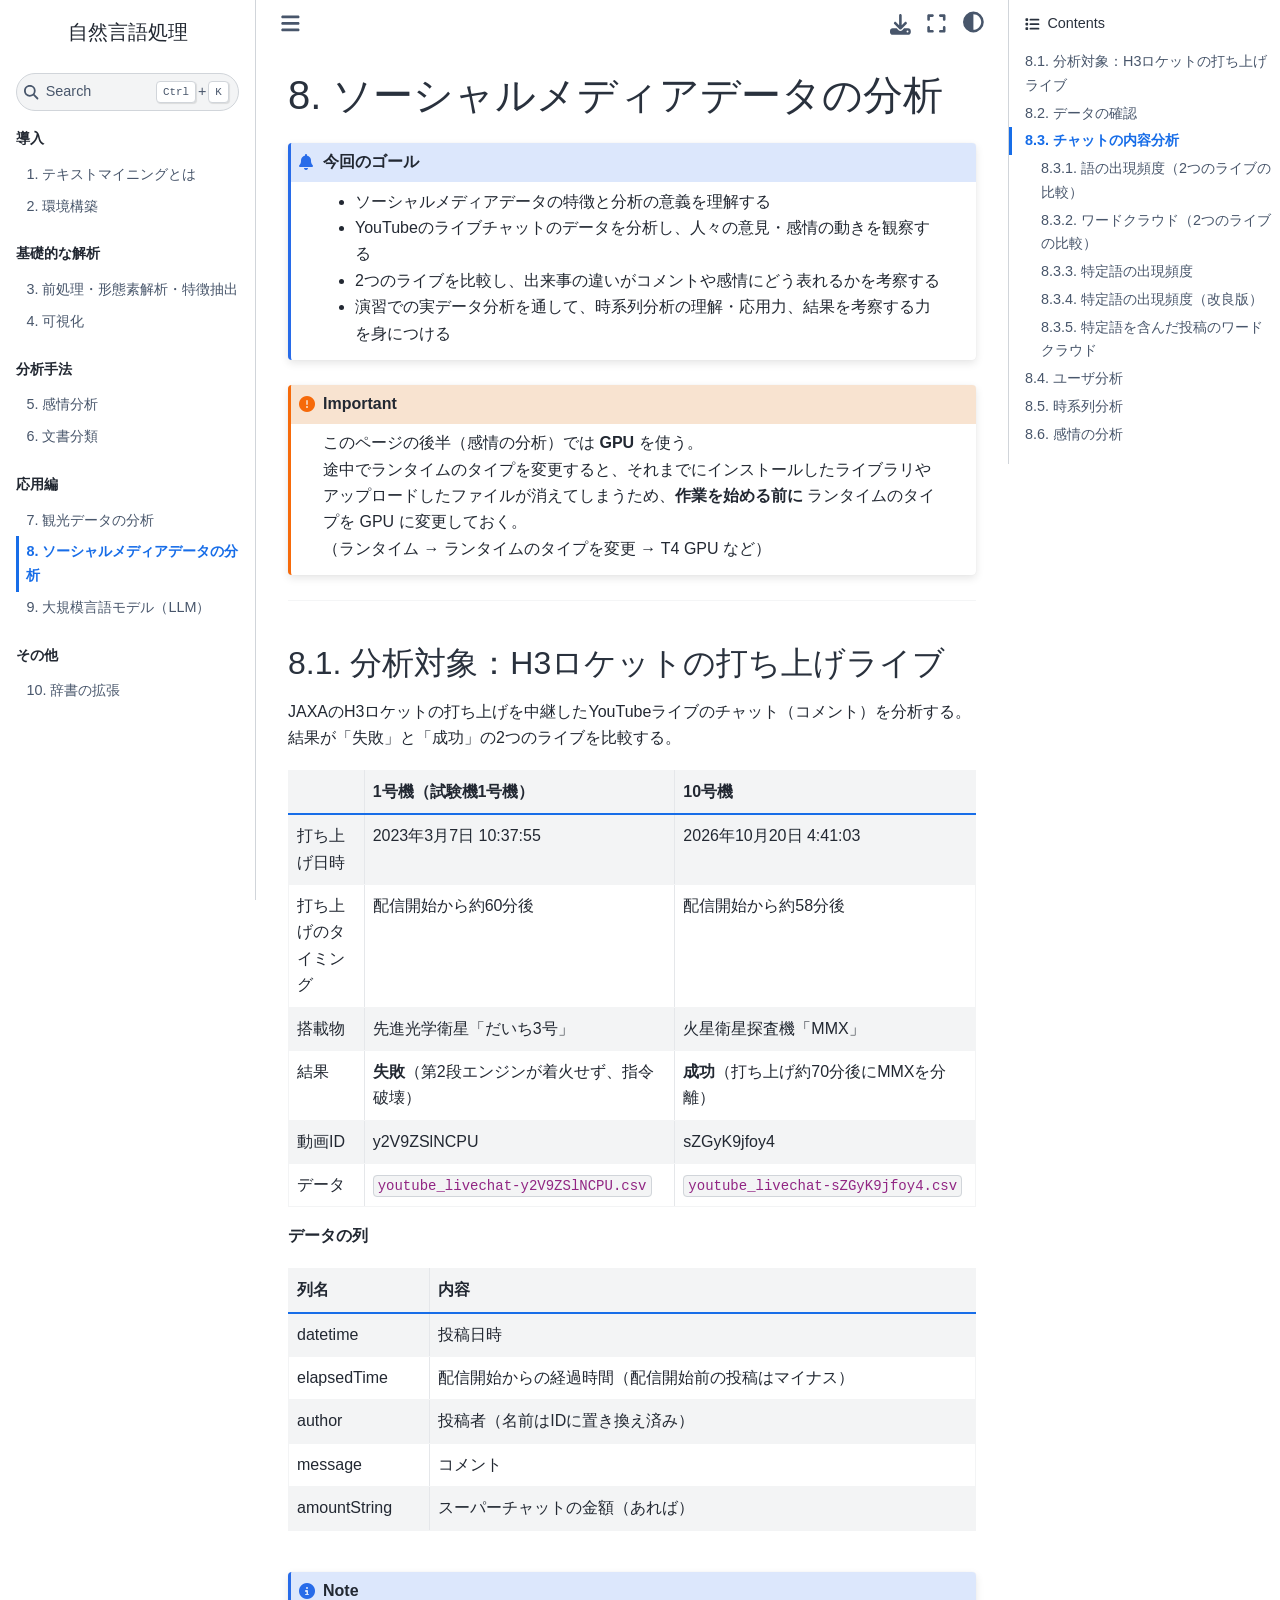
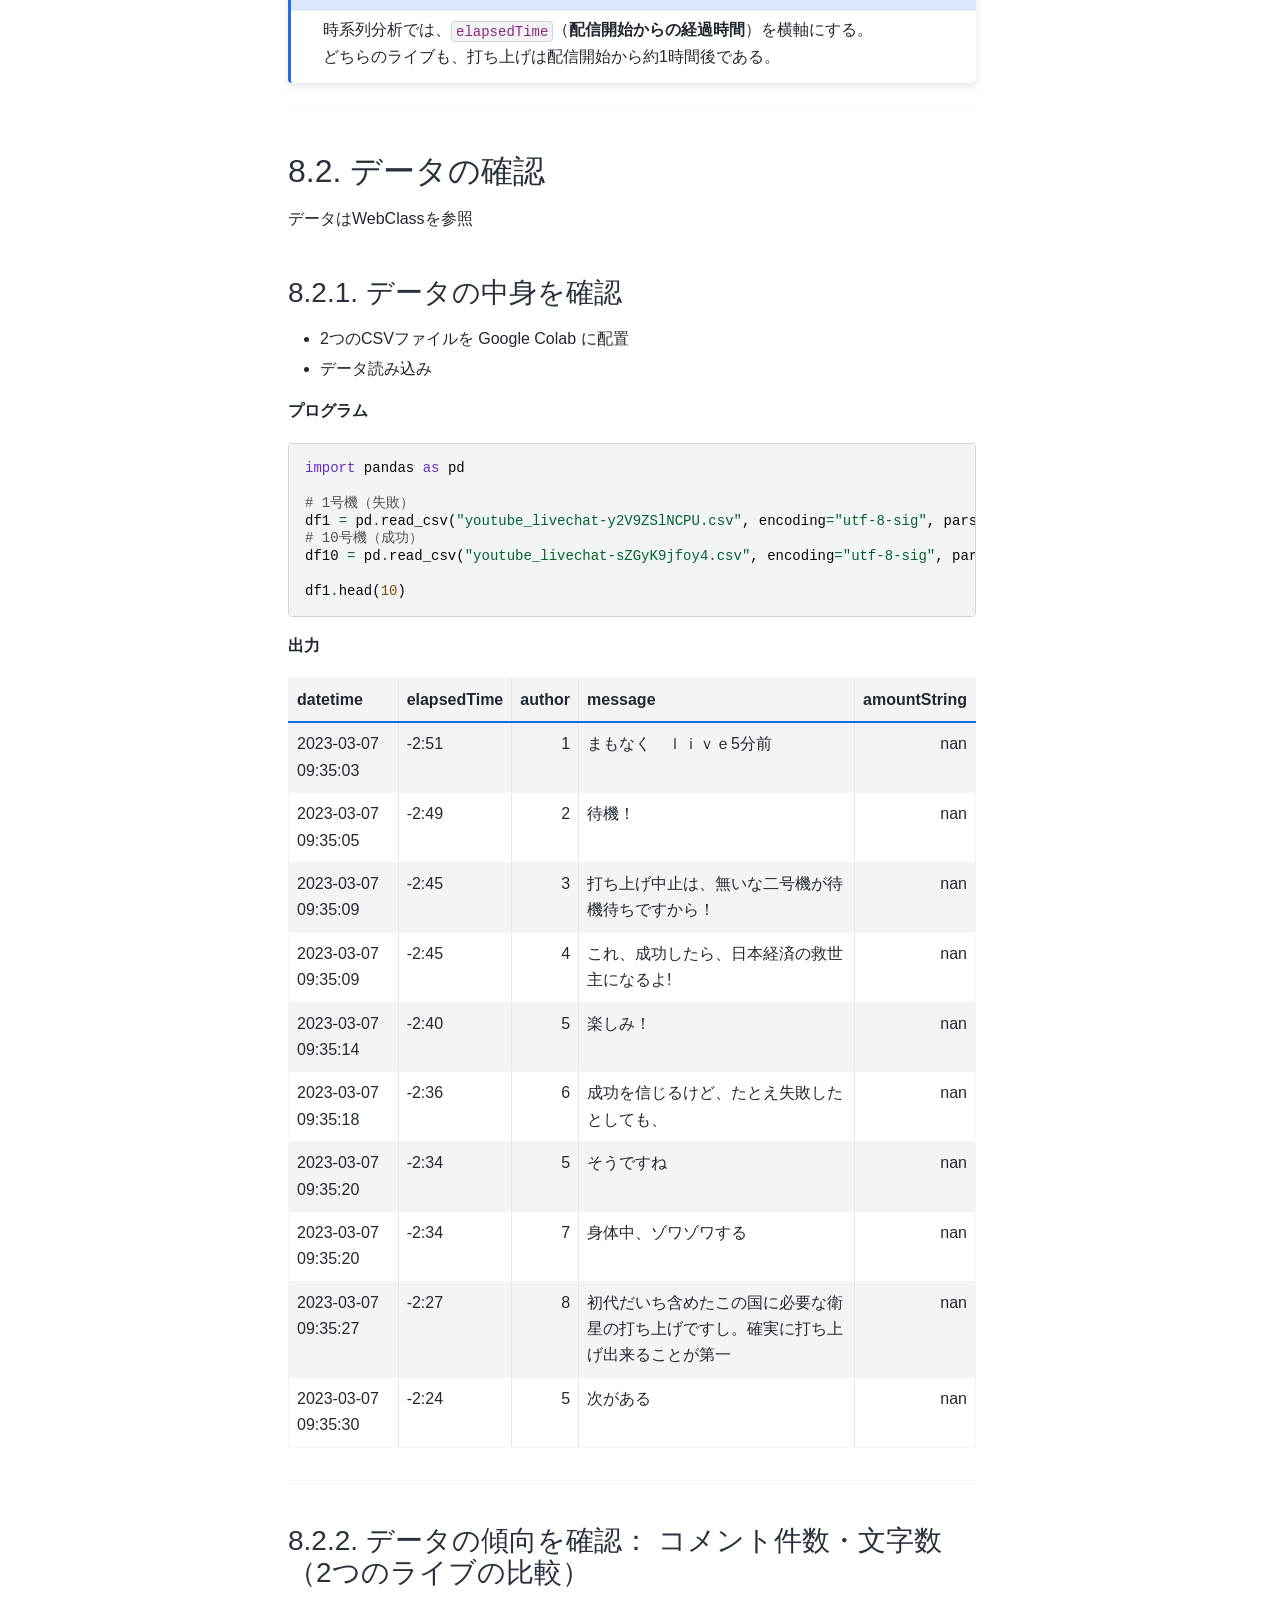
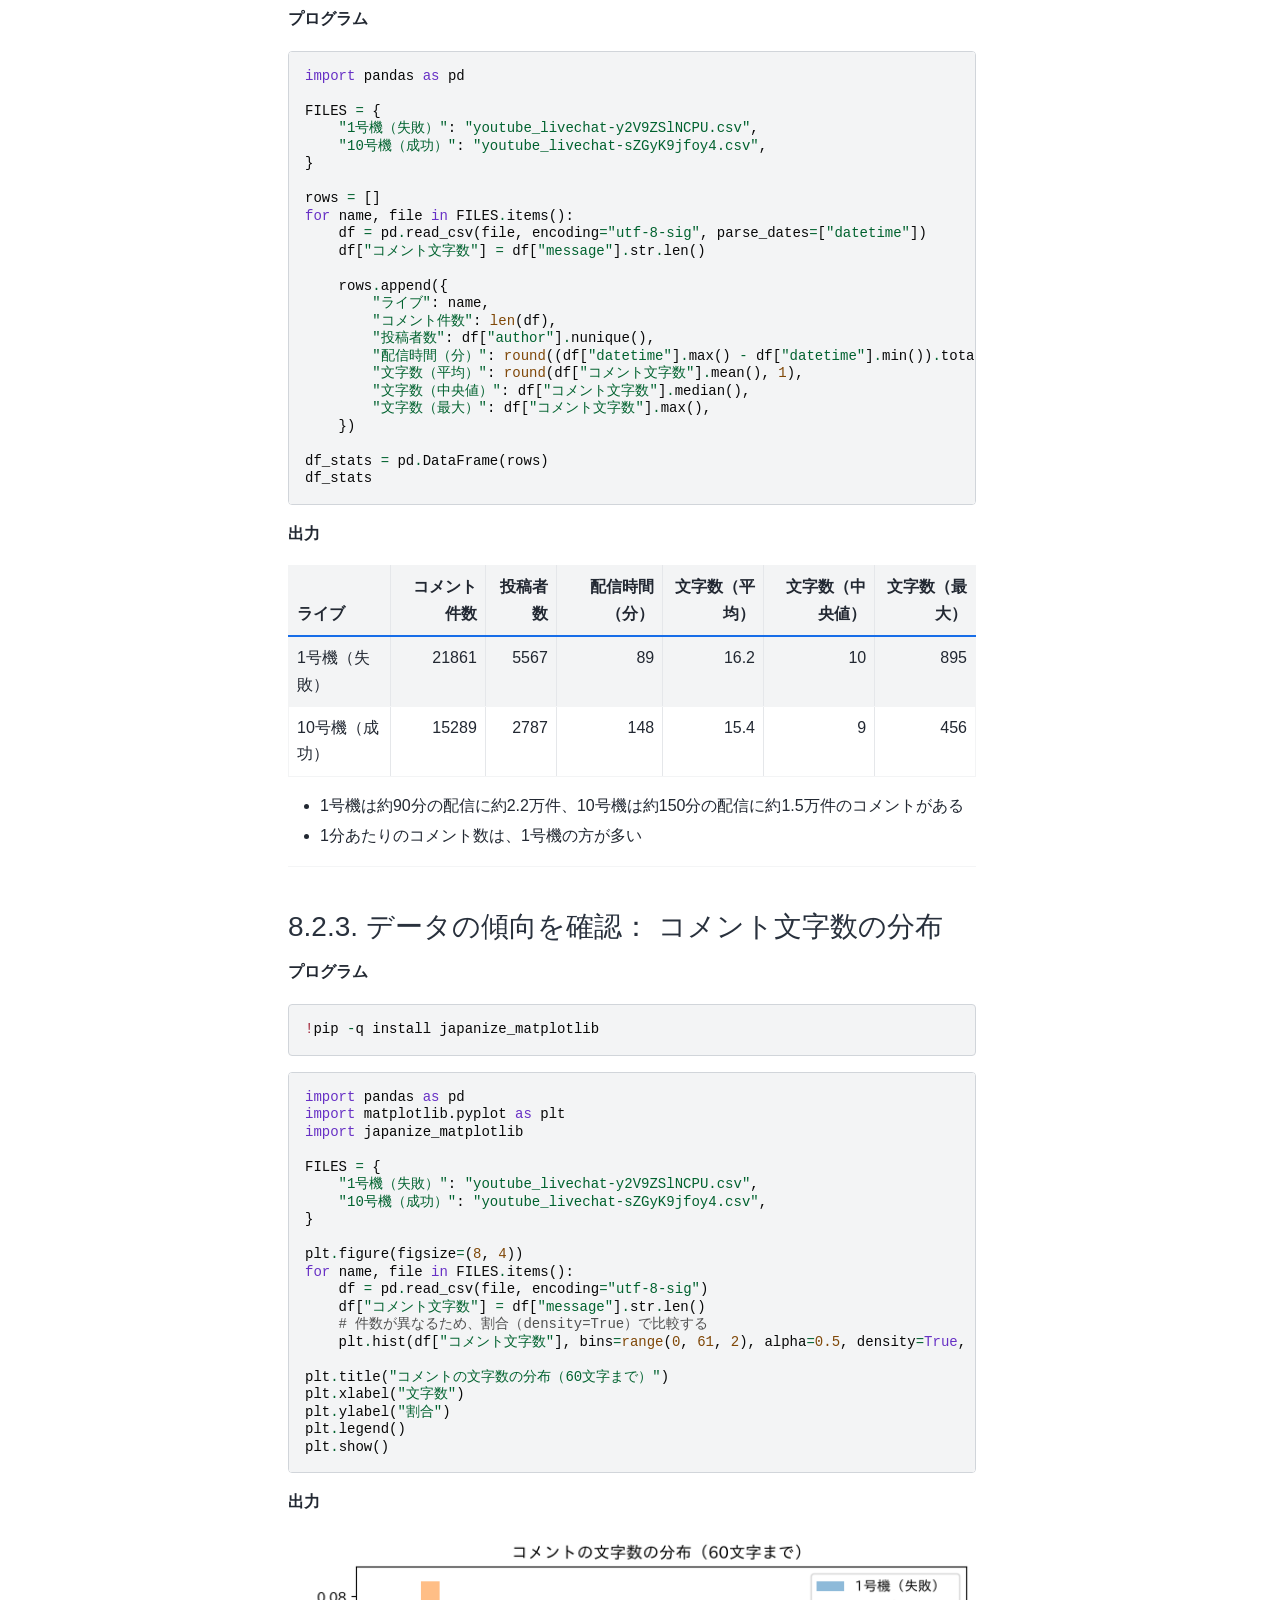
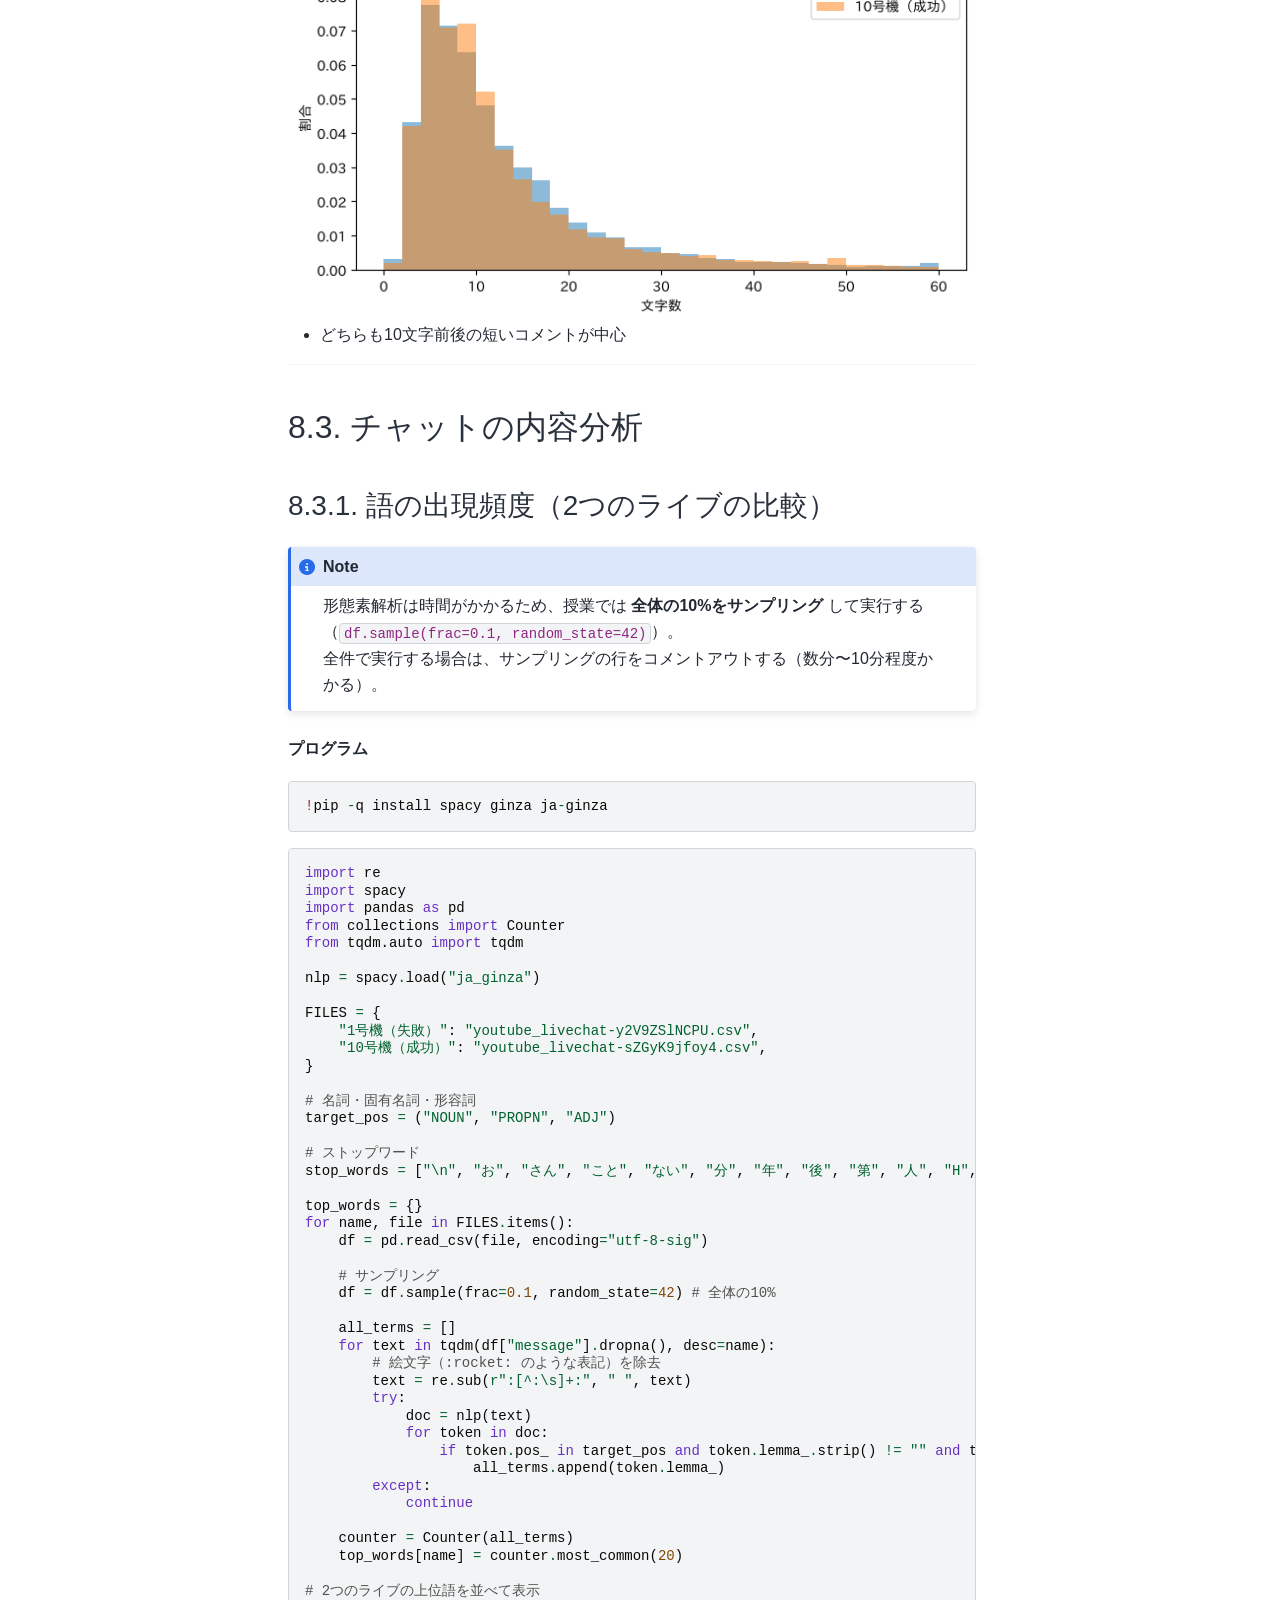
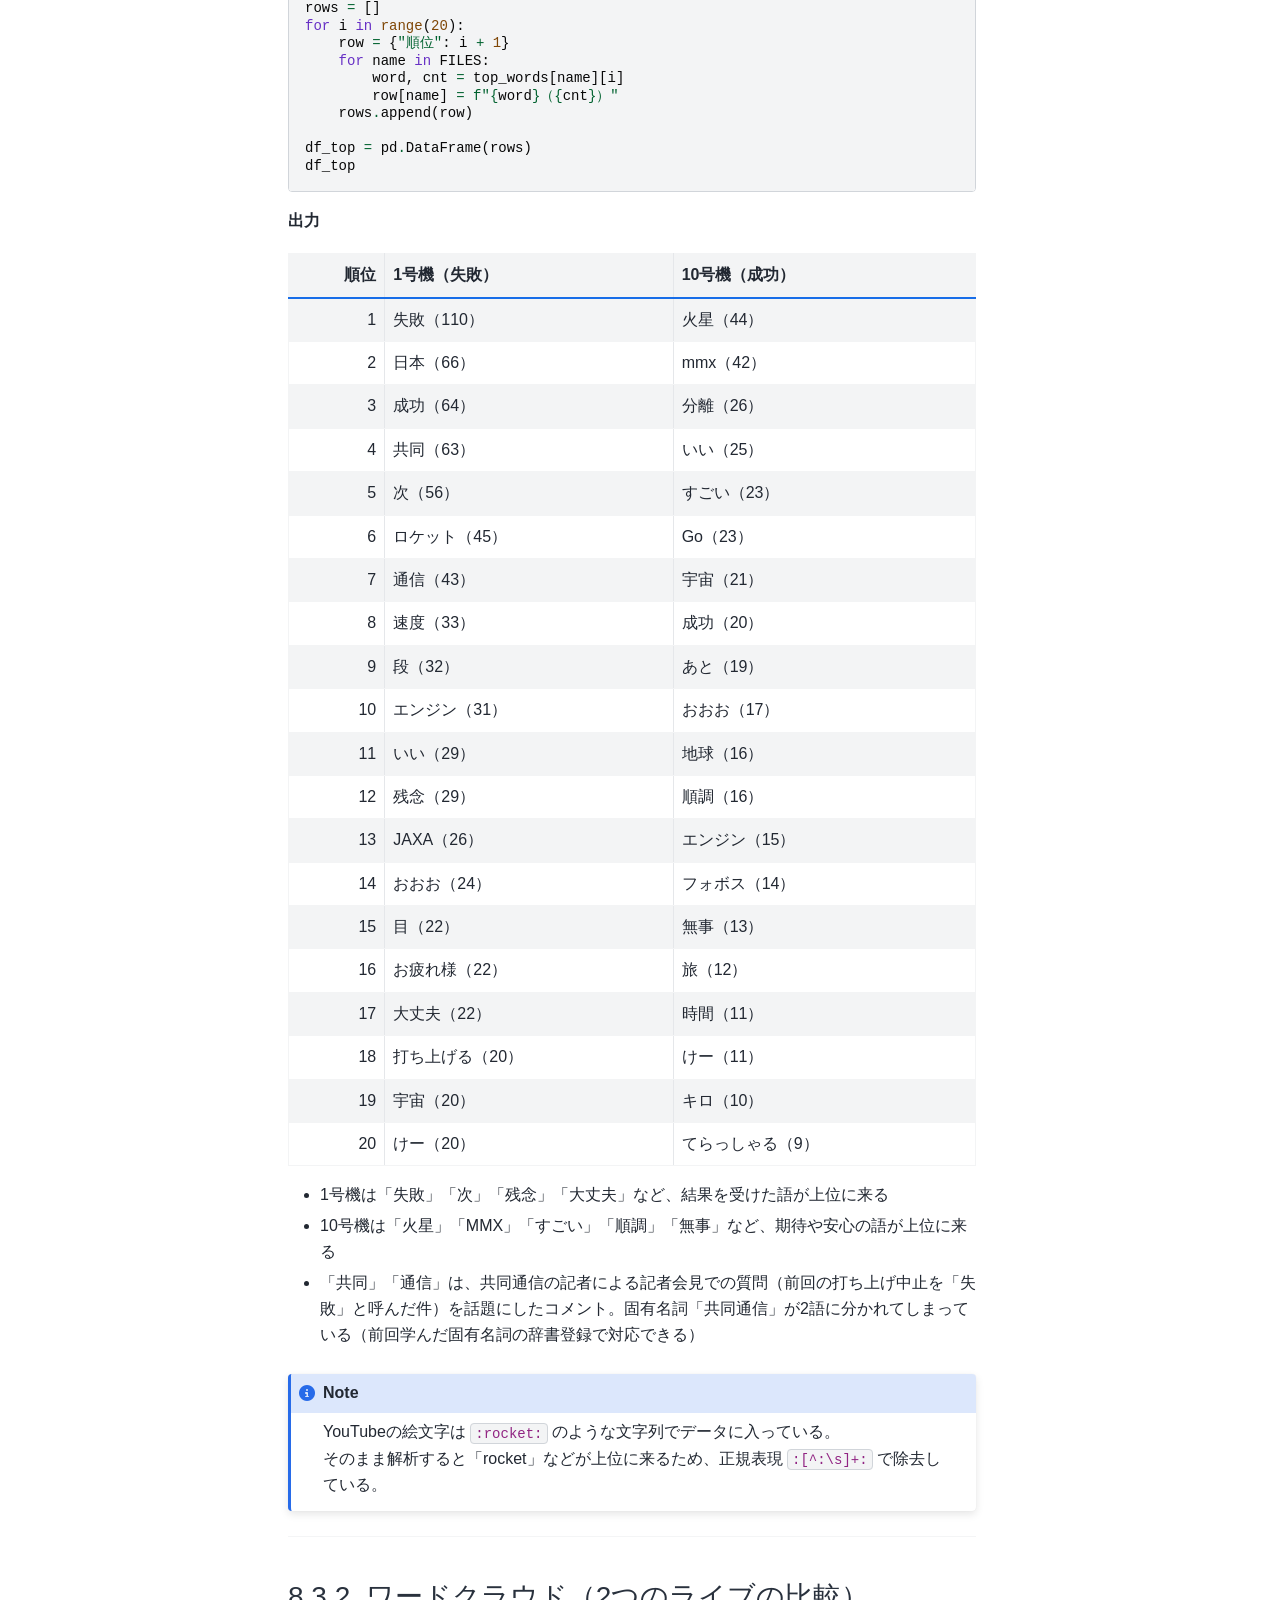
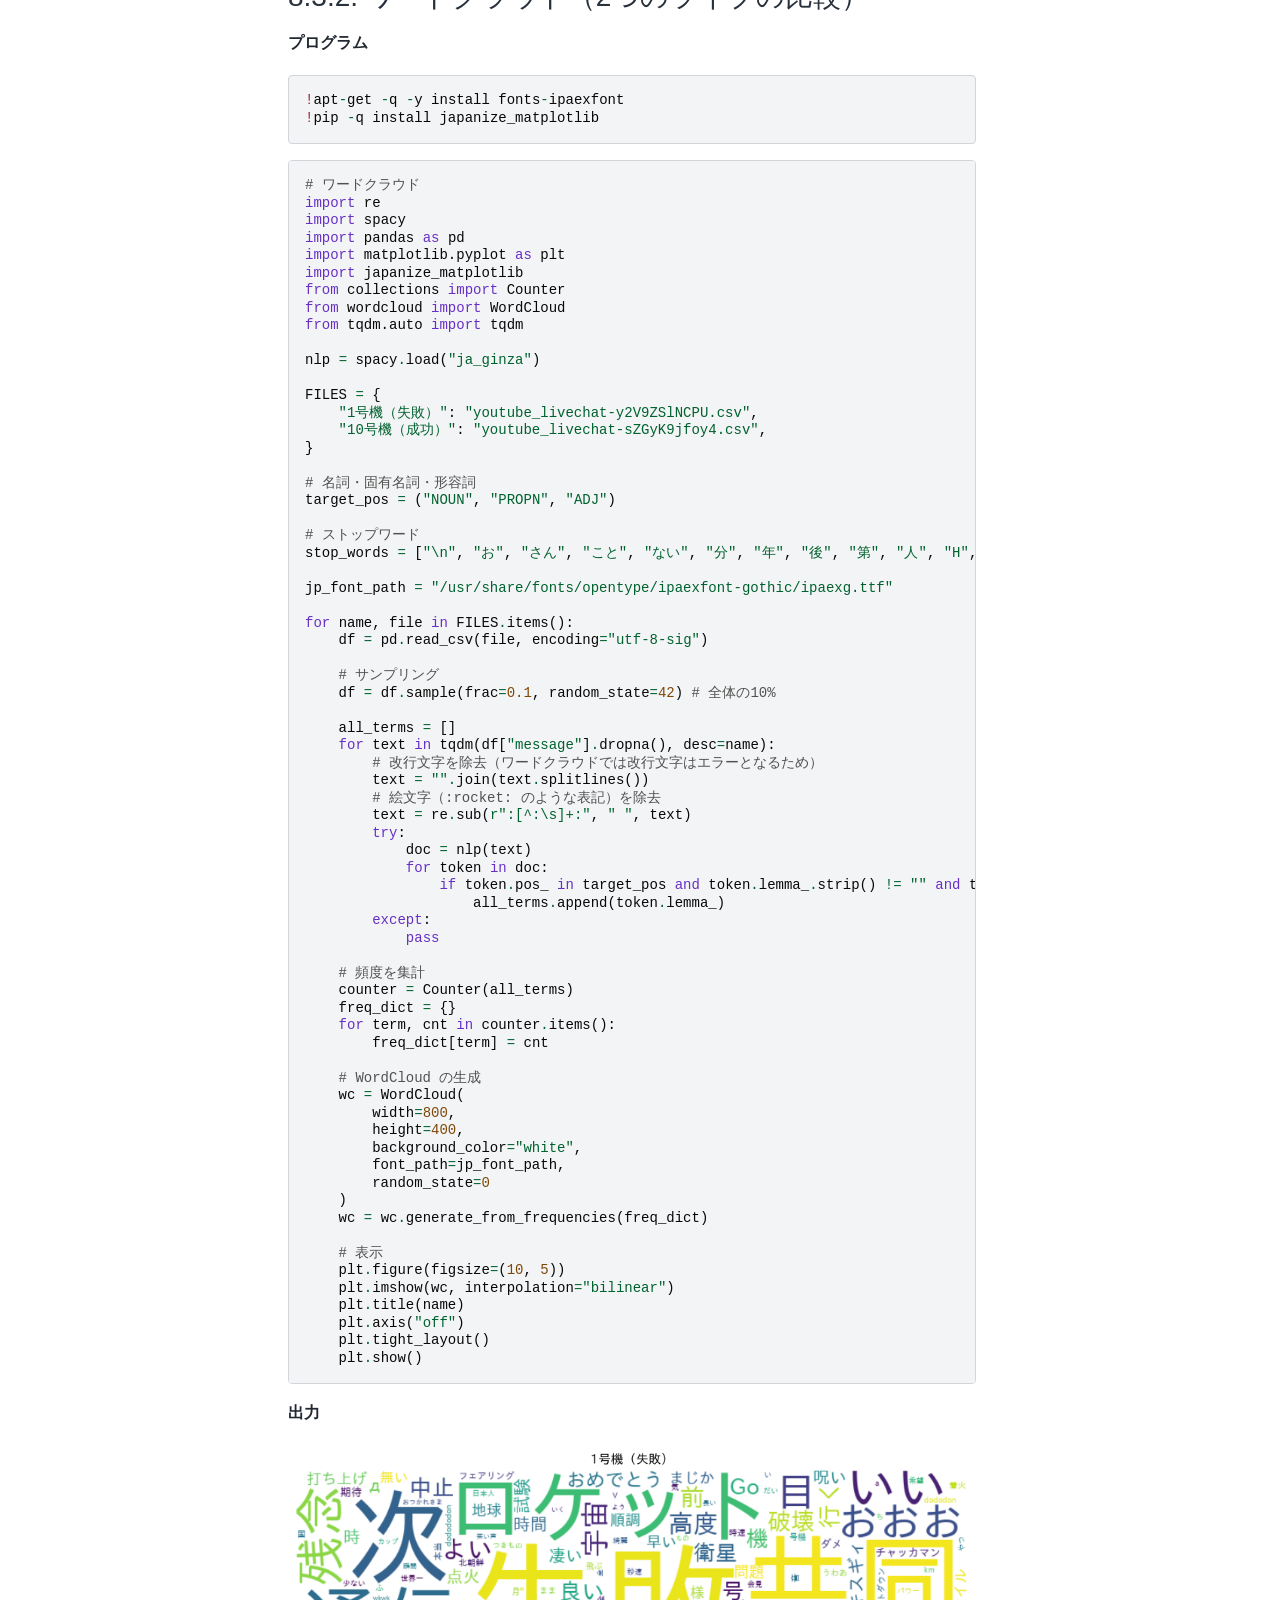
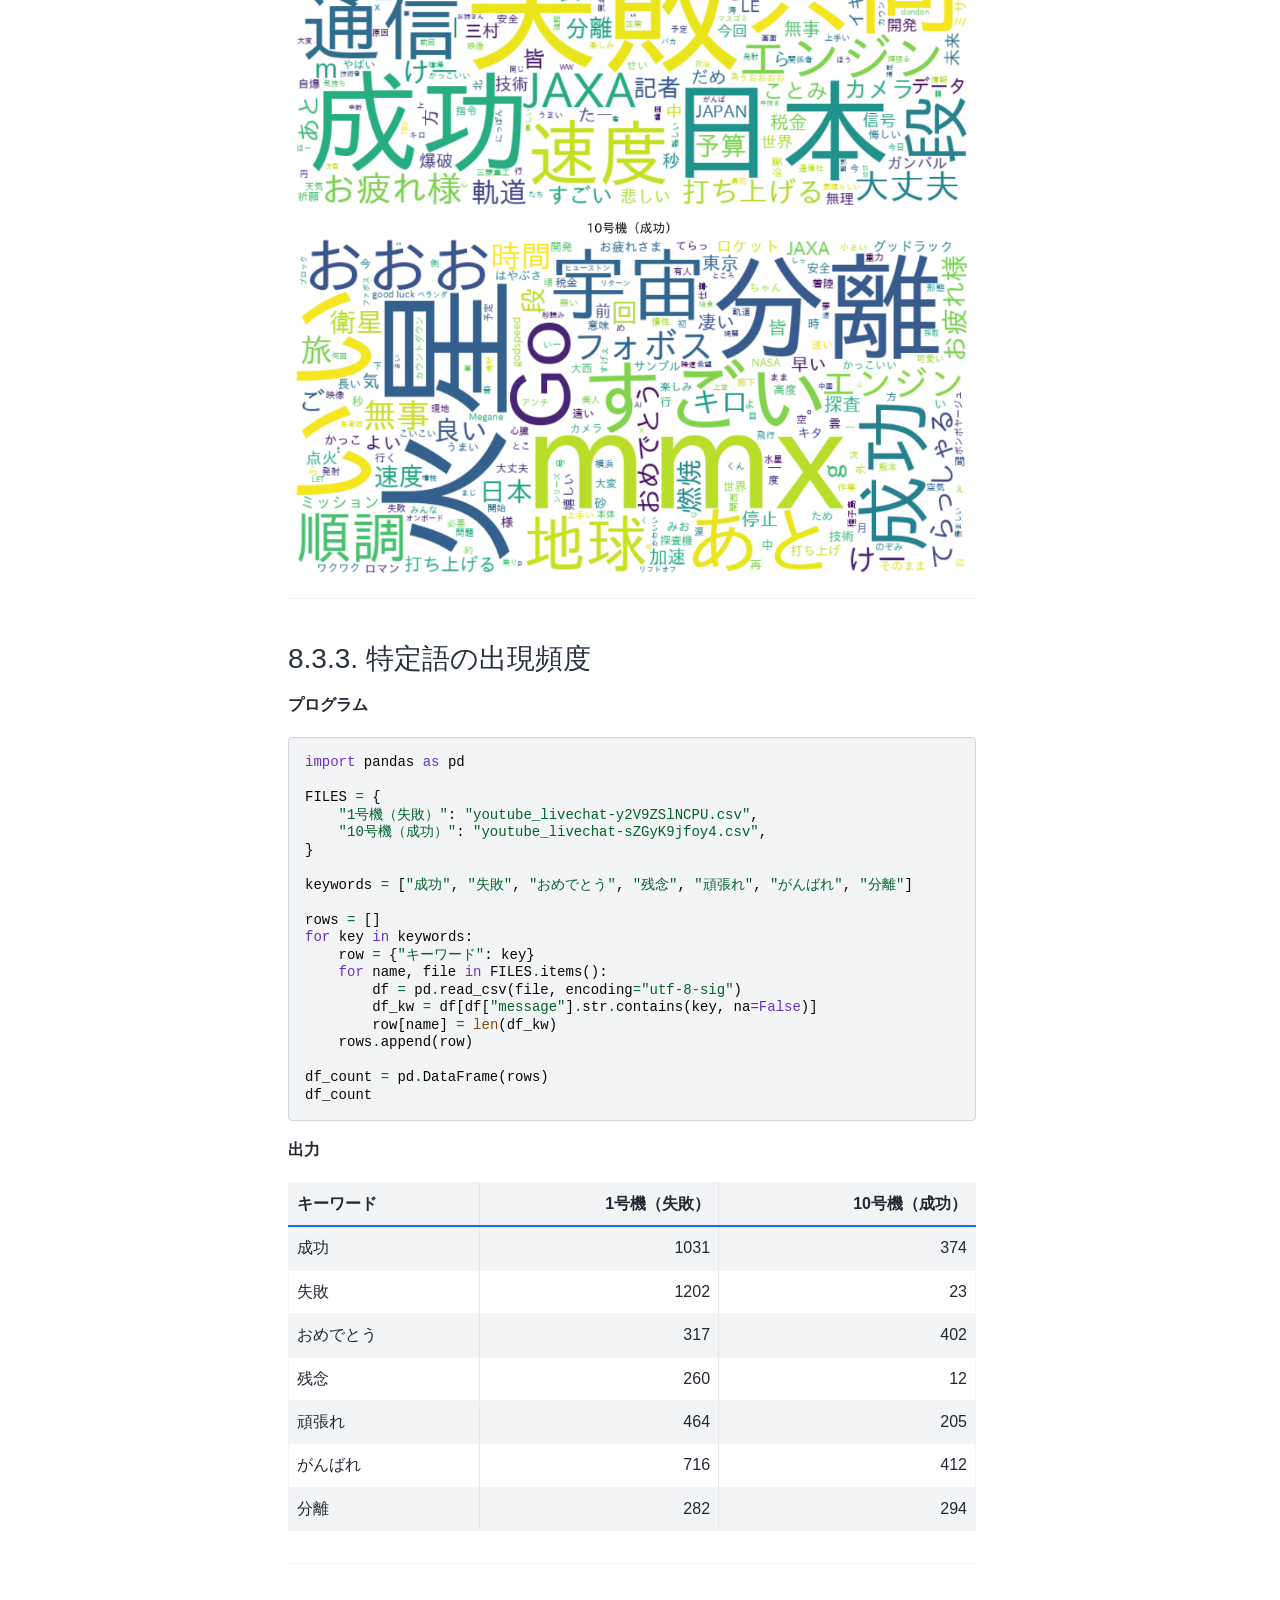
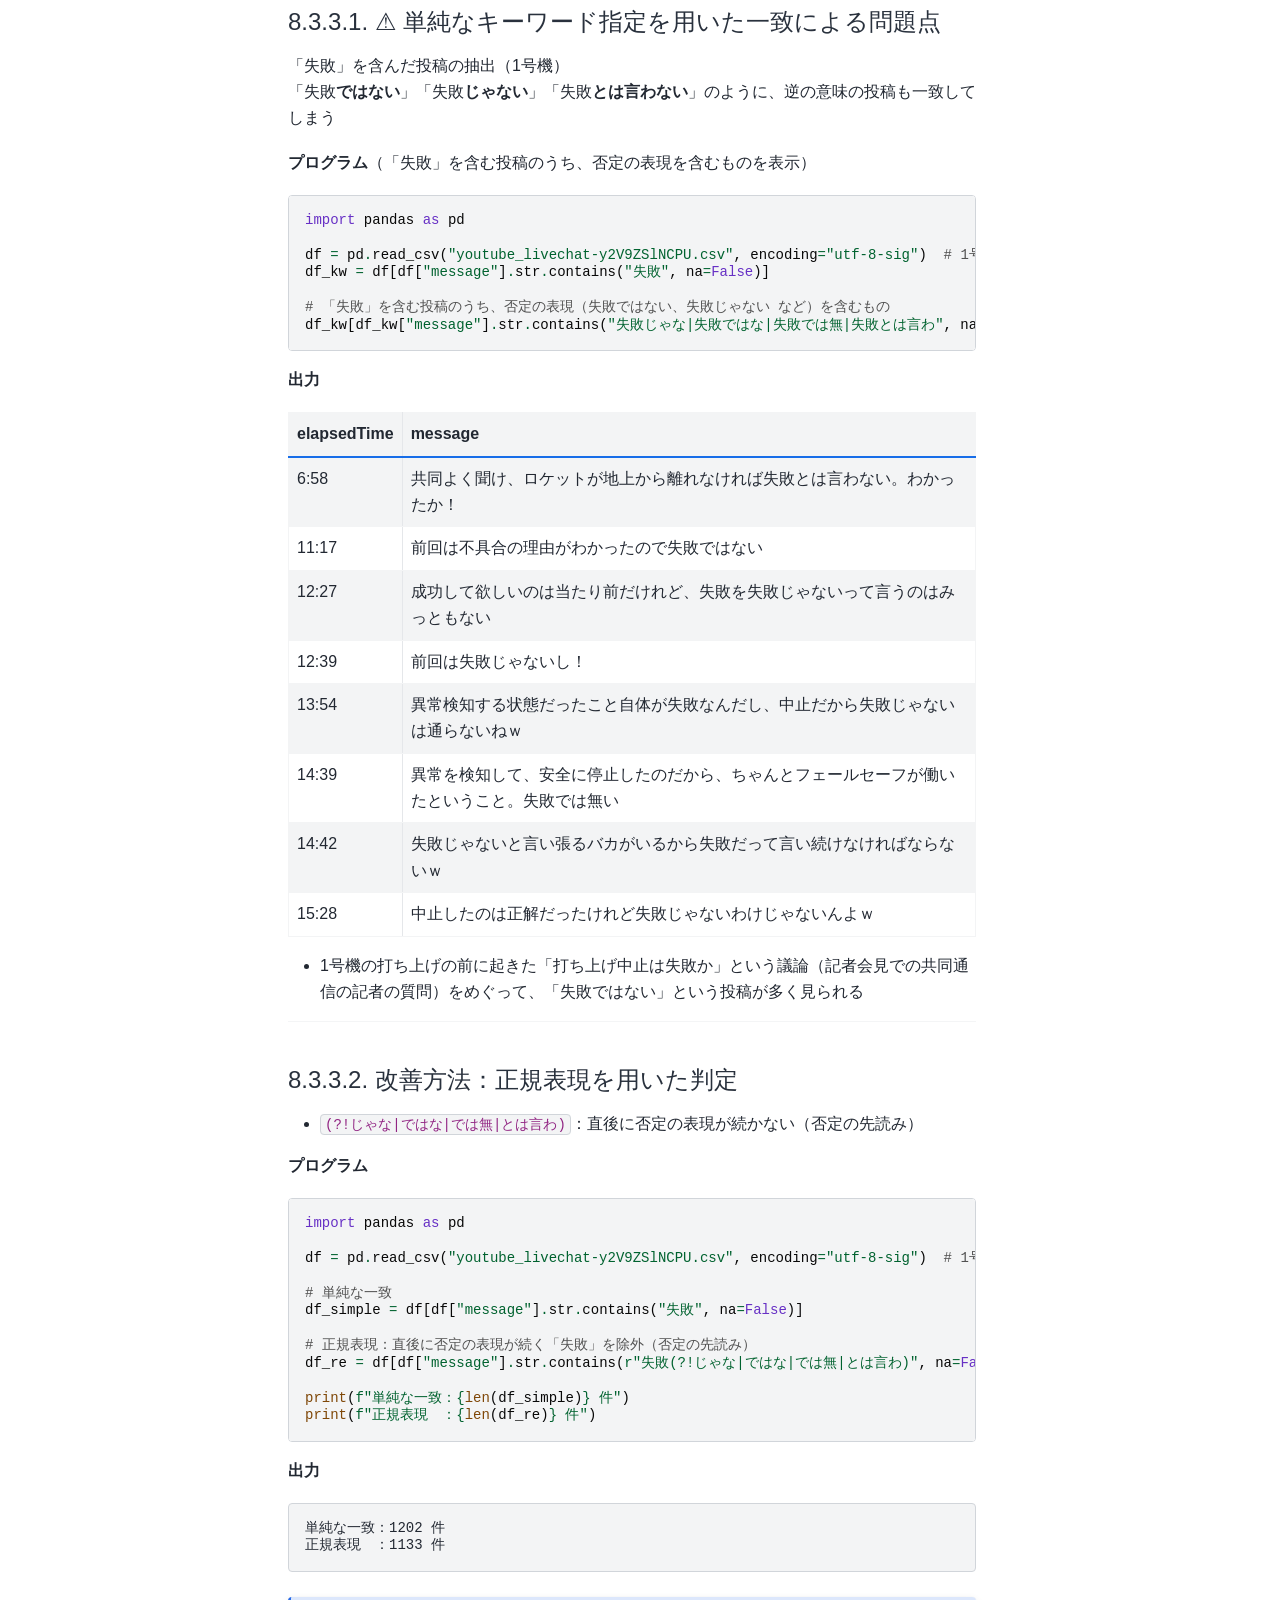
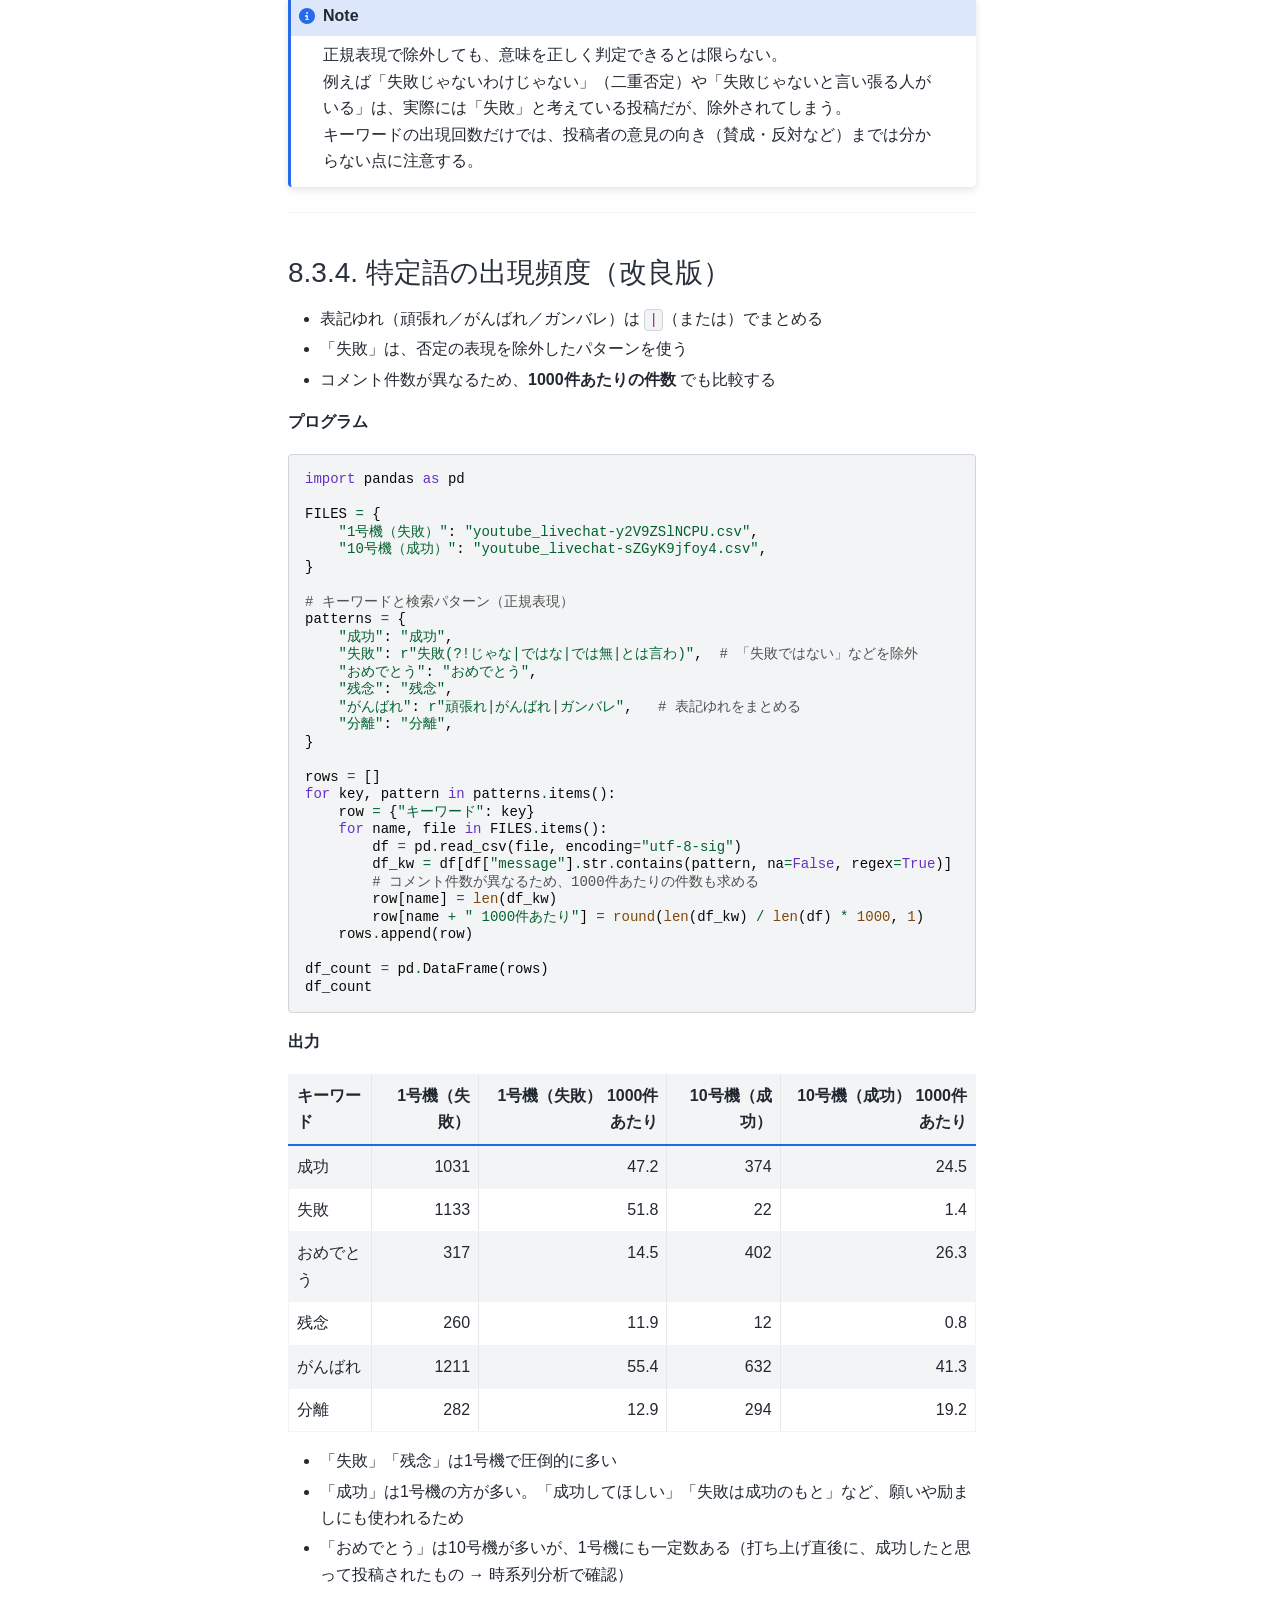
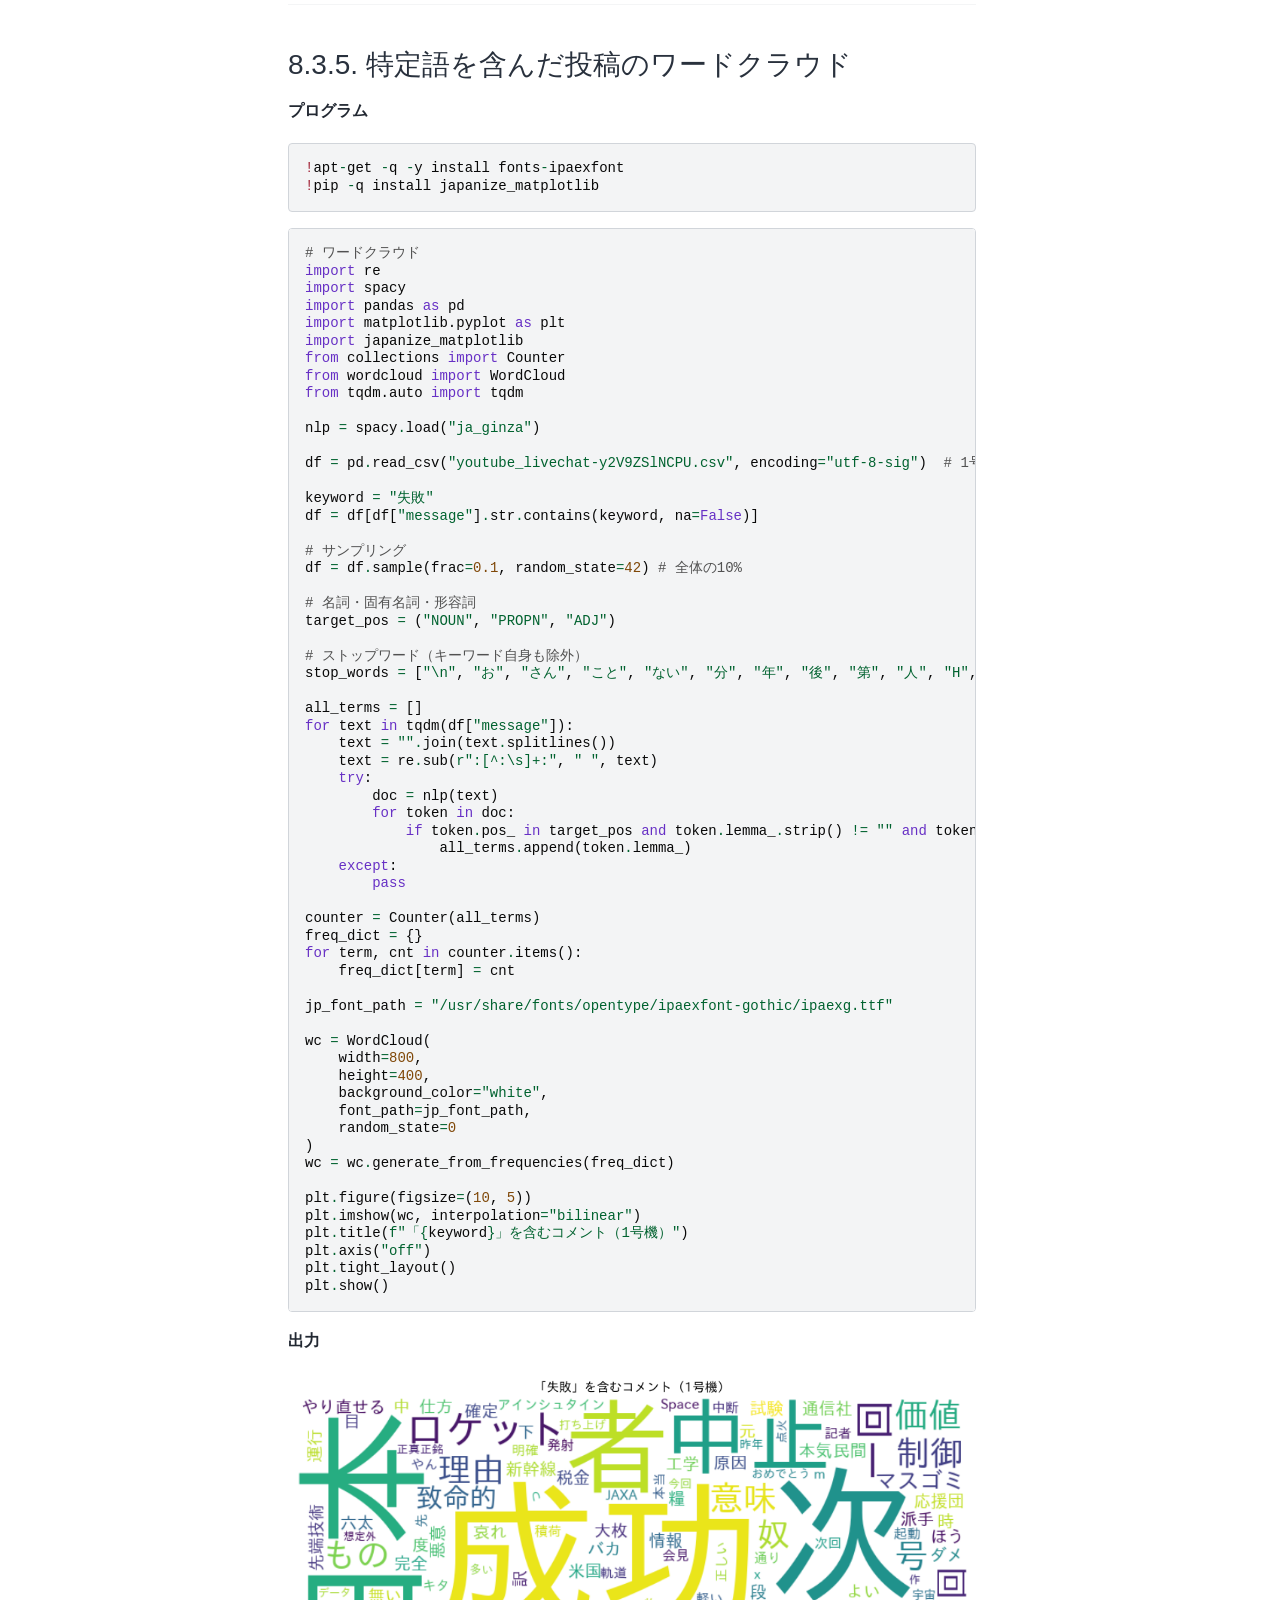
<file: html/20_youtube.html>
<!DOCTYPE html>


<html lang="en" data-content_root="../" >

  <head>
    <meta charset="utf-8" />
    <meta name="viewport" content="width=device-width, initial-scale=1.0" /><meta name="viewport" content="width=device-width, initial-scale=1" />

    <title>8. ソーシャルメディアデータの分析 &#8212; 自然言語処理</title>
  
  
  
  <script data-cfasync="false">
    document.documentElement.dataset.mode = localStorage.getItem("mode") || "";
    document.documentElement.dataset.theme = localStorage.getItem("theme") || "";
  </script>
  
  <!-- Loaded before other Sphinx assets -->
  <link href="../_static/styles/theme.css?digest=dfe6caa3a7d634c4db9b" rel="stylesheet" />
<link href="../_static/styles/bootstrap.css?digest=dfe6caa3a7d634c4db9b" rel="stylesheet" />
<link href="../_static/styles/pydata-sphinx-theme.css?digest=dfe6caa3a7d634c4db9b" rel="stylesheet" />

  
  <link href="../_static/vendor/fontawesome/6.5.2/css/all.min.css?digest=dfe6caa3a7d634c4db9b" rel="stylesheet" />
  <link rel="preload" as="font" type="font/woff2" crossorigin href="../_static/vendor/fontawesome/6.5.2/webfonts/fa-solid-900.woff2" />
<link rel="preload" as="font" type="font/woff2" crossorigin href="../_static/vendor/fontawesome/6.5.2/webfonts/fa-brands-400.woff2" />
<link rel="preload" as="font" type="font/woff2" crossorigin href="../_static/vendor/fontawesome/6.5.2/webfonts/fa-regular-400.woff2" />

    <link rel="stylesheet" type="text/css" href="../_static/pygments.css?v=03e43079" />
    <link rel="stylesheet" type="text/css" href="../_static/styles/sphinx-book-theme.css?v=eba8b062" />
    <link rel="stylesheet" type="text/css" href="../_static/togglebutton.css?v=13237357" />
    <link rel="stylesheet" type="text/css" href="../_static/copybutton.css?v=76b2166b" />
    <link rel="stylesheet" type="text/css" href="../_static/mystnb.8ecb98da25f57f5357bf6f572d296f466b2cfe2517ffebfabe82451661e28f02.css?v=6644e6bb" />
    <link rel="stylesheet" type="text/css" href="../_static/sphinx-thebe.css?v=4fa983c6" />
    <link rel="stylesheet" type="text/css" href="../_static/sphinx-design.min.css?v=95c83b7e" />
    <link rel="stylesheet" type="text/css" href="../_static/custom.css?v=ab1aa4ae" />
  
  <!-- Pre-loaded scripts that we'll load fully later -->
  <link rel="preload" as="script" href="../_static/scripts/bootstrap.js?digest=dfe6caa3a7d634c4db9b" />
<link rel="preload" as="script" href="../_static/scripts/pydata-sphinx-theme.js?digest=dfe6caa3a7d634c4db9b" />
  <script src="../_static/vendor/fontawesome/6.5.2/js/all.min.js?digest=dfe6caa3a7d634c4db9b"></script>

    <script src="../_static/documentation_options.js?v=9eb32ce0"></script>
    <script src="../_static/doctools.js?v=9a2dae69"></script>
    <script src="../_static/sphinx_highlight.js?v=dc90522c"></script>
    <script src="../_static/clipboard.min.js?v=a7894cd8"></script>
    <script src="../_static/copybutton.js?v=f281be69"></script>
    <script src="../_static/scripts/sphinx-book-theme.js?v=887ef09a"></script>
    <script>let toggleHintShow = 'Click to show';</script>
    <script>let toggleHintHide = 'Click to hide';</script>
    <script>let toggleOpenOnPrint = 'true';</script>
    <script src="../_static/togglebutton.js?v=4a39c7ea"></script>
    <script>var togglebuttonSelector = '.toggle, .admonition.dropdown';</script>
    <script src="../_static/design-tabs.js?v=f930bc37"></script>
    <script>const THEBE_JS_URL = "https://unpkg.com/thebe@0.8.2/lib/index.js"; const thebe_selector = ".thebe,.cell"; const thebe_selector_input = "pre"; const thebe_selector_output = ".output, .cell_output"</script>
    <script async="async" src="../_static/sphinx-thebe.js?v=c100c467"></script>
    <script>var togglebuttonSelector = '.toggle, .admonition.dropdown';</script>
    <script>const THEBE_JS_URL = "https://unpkg.com/thebe@0.8.2/lib/index.js"; const thebe_selector = ".thebe,.cell"; const thebe_selector_input = "pre"; const thebe_selector_output = ".output, .cell_output"</script>
    <script>DOCUMENTATION_OPTIONS.pagename = 'html/20_youtube';</script>
    <link rel="icon" href="../_static/favicon.ico"/>
    <link rel="index" title="Index" href="../genindex.html" />
    <link rel="search" title="Search" href="../search.html" />
    <link rel="next" title="9. 大規模言語モデル（LLM）" href="30_llm.html" />
    <link rel="prev" title="7. 観光データの分析" href="10_sightseeing.html" />
  <meta name="viewport" content="width=device-width, initial-scale=1"/>
  <meta name="docsearch:language" content="en"/>
  </head>
  
  
  <body data-bs-spy="scroll" data-bs-target=".bd-toc-nav" data-offset="180" data-bs-root-margin="0px 0px -60%" data-default-mode="">

  
  
  <div id="pst-skip-link" class="skip-link d-print-none"><a href="#main-content">Skip to main content</a></div>
  
  <div id="pst-scroll-pixel-helper"></div>
  
  <button type="button" class="btn rounded-pill" id="pst-back-to-top">
    <i class="fa-solid fa-arrow-up"></i>Back to top</button>

  
  <input type="checkbox"
          class="sidebar-toggle"
          id="pst-primary-sidebar-checkbox"/>
  <label class="overlay overlay-primary" for="pst-primary-sidebar-checkbox"></label>
  
  <input type="checkbox"
          class="sidebar-toggle"
          id="pst-secondary-sidebar-checkbox"/>
  <label class="overlay overlay-secondary" for="pst-secondary-sidebar-checkbox"></label>
  
  <div class="search-button__wrapper">
    <div class="search-button__overlay"></div>
    <div class="search-button__search-container">
<form class="bd-search d-flex align-items-center"
      action="../search.html"
      method="get">
  <i class="fa-solid fa-magnifying-glass"></i>
  <input type="search"
         class="form-control"
         name="q"
         id="search-input"
         placeholder="Search..."
         aria-label="Search..."
         autocomplete="off"
         autocorrect="off"
         autocapitalize="off"
         spellcheck="false"/>
  <span class="search-button__kbd-shortcut"><kbd class="kbd-shortcut__modifier">Ctrl</kbd>+<kbd>K</kbd></span>
</form></div>
  </div>

  <div class="pst-async-banner-revealer d-none">
  <aside id="bd-header-version-warning" class="d-none d-print-none" aria-label="Version warning"></aside>
</div>

  
    <header class="bd-header navbar navbar-expand-lg bd-navbar d-print-none">
    </header>
  

  <div class="bd-container">
    <div class="bd-container__inner bd-page-width">
      
      
      
      <div class="bd-sidebar-primary bd-sidebar">
        

  
  <div class="sidebar-header-items sidebar-primary__section">
    
    
    
    
  </div>
  
    <div class="sidebar-primary-items__start sidebar-primary__section">
        <div class="sidebar-primary-item">

  
    
  

<a class="navbar-brand logo" href="00_top.html">
  
  
  
  
  
  
    <p class="title logo__title">自然言語処理</p>
  
</a></div>
        <div class="sidebar-primary-item">

 <script>
 document.write(`
   <button class="btn search-button-field search-button__button" title="Search" aria-label="Search" data-bs-placement="bottom" data-bs-toggle="tooltip">
    <i class="fa-solid fa-magnifying-glass"></i>
    <span class="search-button__default-text">Search</span>
    <span class="search-button__kbd-shortcut"><kbd class="kbd-shortcut__modifier">Ctrl</kbd>+<kbd class="kbd-shortcut__modifier">K</kbd></span>
   </button>
 `);
 </script></div>
        <div class="sidebar-primary-item"><nav class="bd-links bd-docs-nav" aria-label="Main">
    <div class="bd-toc-item navbar-nav active">
        <p aria-level="2" class="caption" role="heading"><span class="caption-text">導入</span></p>
<ul class="nav bd-sidenav">
<li class="toctree-l1"><a class="reference internal" href="01_intro.html">1. テキストマイニングとは</a></li>
<li class="toctree-l1"><a class="reference internal" href="02_deploy.html">2. 環境構築</a></li>
</ul>
<p aria-level="2" class="caption" role="heading"><span class="caption-text">基礎的な解析</span></p>
<ul class="nav bd-sidenav">
<li class="toctree-l1"><a class="reference internal" href="03_basic_analysis.html">3. 前処理・形態素解析・特徴抽出</a></li>
<li class="toctree-l1"><a class="reference internal" href="03_visualization.html">4. 可視化</a></li>
</ul>
<p aria-level="2" class="caption" role="heading"><span class="caption-text">分析手法</span></p>
<ul class="nav bd-sidenav">
<li class="toctree-l1"><a class="reference internal" href="04_analysis.html">5. 感情分析</a></li>
<li class="toctree-l1"><a class="reference internal" href="05_clustering.html">6. 文書分類</a></li>
</ul>
<p aria-level="2" class="caption" role="heading"><span class="caption-text">応用編</span></p>
<ul class="current nav bd-sidenav">
<li class="toctree-l1"><a class="reference internal" href="10_sightseeing.html">7. 観光データの分析</a></li>
<li class="toctree-l1 current active"><a class="current reference internal" href="#">8. ソーシャルメディアデータの分析</a></li>
<li class="toctree-l1"><a class="reference internal" href="30_llm.html">9. 大規模言語モデル（LLM）</a></li>
</ul>
<p aria-level="2" class="caption" role="heading"><span class="caption-text">その他</span></p>
<ul class="nav bd-sidenav">
<li class="toctree-l1"><a class="reference internal" href="99_dictionary.html">10. 辞書の拡張</a></li>
</ul>

    </div>
</nav></div>
    </div>
  
  
  <div class="sidebar-primary-items__end sidebar-primary__section">
  </div>
  
  <div id="rtd-footer-container"></div>


      </div>
      
      <main id="main-content" class="bd-main" role="main">
        
        

<div class="sbt-scroll-pixel-helper"></div>

          <div class="bd-content">
            <div class="bd-article-container">
              
              <div class="bd-header-article d-print-none">
<div class="header-article-items header-article__inner">
  
    <div class="header-article-items__start">
      
        <div class="header-article-item"><button class="sidebar-toggle primary-toggle btn btn-sm" title="Toggle primary sidebar" data-bs-placement="bottom" data-bs-toggle="tooltip">
  <span class="fa-solid fa-bars"></span>
</button></div>
      
    </div>
  
  
    <div class="header-article-items__end">
      
        <div class="header-article-item">

<div class="article-header-buttons">





<div class="dropdown dropdown-download-buttons">
  <button class="btn dropdown-toggle" type="button" data-bs-toggle="dropdown" aria-expanded="false" aria-label="Download this page">
    <i class="fas fa-download"></i>
  </button>
  <ul class="dropdown-menu">
      
      
      
      <li><a href="../_sources/html/20_youtube.md" target="_blank"
   class="btn btn-sm btn-download-source-button dropdown-item"
   title="Download source file"
   data-bs-placement="left" data-bs-toggle="tooltip"
>
  

<span class="btn__icon-container">
  <i class="fas fa-file"></i>
  </span>
<span class="btn__text-container">.md</span>
</a>
</li>
      
      
      
      
      <li>
<button onclick="window.print()"
  class="btn btn-sm btn-download-pdf-button dropdown-item"
  title="Print to PDF"
  data-bs-placement="left" data-bs-toggle="tooltip"
>
  

<span class="btn__icon-container">
  <i class="fas fa-file-pdf"></i>
  </span>
<span class="btn__text-container">.pdf</span>
</button>
</li>
      
  </ul>
</div>




<button onclick="toggleFullScreen()"
  class="btn btn-sm btn-fullscreen-button"
  title="Fullscreen mode"
  data-bs-placement="bottom" data-bs-toggle="tooltip"
>
  

<span class="btn__icon-container">
  <i class="fas fa-expand"></i>
  </span>

</button>



<script>
document.write(`
  <button class="btn btn-sm nav-link pst-navbar-icon theme-switch-button" title="light/dark" aria-label="light/dark" data-bs-placement="bottom" data-bs-toggle="tooltip">
    <i class="theme-switch fa-solid fa-sun fa-lg" data-mode="light"></i>
    <i class="theme-switch fa-solid fa-moon fa-lg" data-mode="dark"></i>
    <i class="theme-switch fa-solid fa-circle-half-stroke fa-lg" data-mode="auto"></i>
  </button>
`);
</script>


<script>
document.write(`
  <button class="btn btn-sm pst-navbar-icon search-button search-button__button" title="Search" aria-label="Search" data-bs-placement="bottom" data-bs-toggle="tooltip">
    <i class="fa-solid fa-magnifying-glass fa-lg"></i>
  </button>
`);
</script>
<button class="sidebar-toggle secondary-toggle btn btn-sm" title="Toggle secondary sidebar" data-bs-placement="bottom" data-bs-toggle="tooltip">
    <span class="fa-solid fa-list"></span>
</button>
</div></div>
      
    </div>
  
</div>
</div>
              
              

<div id="jb-print-docs-body" class="onlyprint">
    <h1>ソーシャルメディアデータの分析</h1>
    <!-- Table of contents -->
    <div id="print-main-content">
        <div id="jb-print-toc">
            
            <div>
                <h2> Contents </h2>
            </div>
            <nav aria-label="Page">
                <ul class="visible nav section-nav flex-column">
<li class="toc-h2 nav-item toc-entry"><a class="reference internal nav-link" href="#h3">8.1. 分析対象：H3ロケットの打ち上げライブ</a></li>
<li class="toc-h2 nav-item toc-entry"><a class="reference internal nav-link" href="#id2">8.2. データの確認</a><ul class="nav section-nav flex-column">
<li class="toc-h3 nav-item toc-entry"><a class="reference internal nav-link" href="#id3">8.2.1. データの中身を確認</a></li>
<li class="toc-h3 nav-item toc-entry"><a class="reference internal nav-link" href="#id4">8.2.2. データの傾向を確認： コメント件数・文字数（2つのライブの比較）</a></li>
<li class="toc-h3 nav-item toc-entry"><a class="reference internal nav-link" href="#id5">8.2.3. データの傾向を確認： コメント文字数の分布</a></li>
</ul>
</li>
<li class="toc-h2 nav-item toc-entry"><a class="reference internal nav-link" href="#id6">8.3. チャットの内容分析</a><ul class="nav section-nav flex-column">
<li class="toc-h3 nav-item toc-entry"><a class="reference internal nav-link" href="#id7">8.3.1. 語の出現頻度（2つのライブの比較）</a></li>
<li class="toc-h3 nav-item toc-entry"><a class="reference internal nav-link" href="#id8">8.3.2. ワードクラウド（2つのライブの比較）</a></li>
<li class="toc-h3 nav-item toc-entry"><a class="reference internal nav-link" href="#id9">8.3.3. 特定語の出現頻度</a><ul class="nav section-nav flex-column">
<li class="toc-h4 nav-item toc-entry"><a class="reference internal nav-link" href="#id10">8.3.3.1. ⚠ 単純なキーワード指定を用いた一致による問題点</a></li>
<li class="toc-h4 nav-item toc-entry"><a class="reference internal nav-link" href="#id11">8.3.3.2. 改善方法：正規表現を用いた判定</a></li>
</ul>
</li>
<li class="toc-h3 nav-item toc-entry"><a class="reference internal nav-link" href="#id12">8.3.4. 特定語の出現頻度（改良版）</a></li>
<li class="toc-h3 nav-item toc-entry"><a class="reference internal nav-link" href="#id13">8.3.5. 特定語を含んだ投稿のワードクラウド</a></li>
</ul>
</li>
<li class="toc-h2 nav-item toc-entry"><a class="reference internal nav-link" href="#id14">8.4. ユーザ分析</a><ul class="nav section-nav flex-column">
<li class="toc-h3 nav-item toc-entry"><a class="reference internal nav-link" href="#id15">8.4.1. 一人あたりの投稿件数の分析</a></li>
<li class="toc-h3 nav-item toc-entry"><a class="reference internal nav-link" href="#id16">8.4.2. 投稿数の偏り</a></li>
<li class="toc-h3 nav-item toc-entry"><a class="reference internal nav-link" href="#id17">8.4.3. 語彙多様性の低いユーザの発見</a></li>
</ul>
</li>
<li class="toc-h2 nav-item toc-entry"><a class="reference internal nav-link" href="#id18">8.5. 時系列分析</a><ul class="nav section-nav flex-column">
<li class="toc-h3 nav-item toc-entry"><a class="reference internal nav-link" href="#id19">8.5.1. コメント数の推移</a></li>
<li class="toc-h3 nav-item toc-entry"><a class="reference internal nav-link" href="#id20">8.5.2. コメント数の推移（移動平均で比較）</a></li>
<li class="toc-h3 nav-item toc-entry"><a class="reference internal nav-link" href="#id21">8.5.3. 盛り上がったシーン（特定語）</a></li>
</ul>
</li>
<li class="toc-h2 nav-item toc-entry"><a class="reference internal nav-link" href="#id22">8.6. 感情の分析</a><ul class="nav section-nav flex-column">
<li class="toc-h3 nav-item toc-entry"><a class="reference internal nav-link" href="#id23">8.6.1. 投稿コメントのポジネガ</a></li>
<li class="toc-h3 nav-item toc-entry"><a class="reference internal nav-link" href="#id24">8.6.2. ポジネガ推移</a></li>
<li class="toc-h3 nav-item toc-entry"><a class="reference internal nav-link" href="#id25">8.6.3. 投稿コメントの感情</a></li>
<li class="toc-h3 nav-item toc-entry"><a class="reference internal nav-link" href="#id26">8.6.4. 投稿コメントの感情（時系列推移）</a></li>
</ul>
</li>
</ul>
            </nav>
        </div>
    </div>
</div>

              
                
<div id="searchbox"></div>
                <article class="bd-article">
                  
  <section class="tex2jax_ignore mathjax_ignore" id="id1">
<h1><span class="section-number">8. </span>ソーシャルメディアデータの分析<a class="headerlink" href="#id1" title="Link to this heading">#</a></h1>
<div class="admonition- admonition">
<p class="admonition-title">今回のゴール</p>
<ul class="simple">
<li><p>ソーシャルメディアデータの特徴と分析の意義を理解する</p></li>
<li><p>YouTubeのライブチャットのデータを分析し、人々の意見・感情の動きを観察する</p></li>
<li><p>2つのライブを比較し、出来事の違いがコメントや感情にどう表れるかを考察する</p></li>
<li><p>演習での実データ分析を通して、時系列分析の理解・応用力、結果を考察する力を身につける</p></li>
</ul>
</div>
<div class="admonition important">
<p class="admonition-title">Important</p>
<p>このページの後半（感情の分析）では <strong>GPU</strong> を使う。<br />
途中でランタイムのタイプを変更すると、それまでにインストールしたライブラリやアップロードしたファイルが消えてしまうため、<strong>作業を始める前に</strong> ランタイムのタイプを GPU に変更しておく。<br />
（ランタイム → ランタイムのタイプを変更 → T4 GPU など）</p>
</div>
<hr class="docutils" />
<section id="h3">
<h2><span class="section-number">8.1. </span>分析対象：H3ロケットの打ち上げライブ<a class="headerlink" href="#h3" title="Link to this heading">#</a></h2>
<p>JAXAのH3ロケットの打ち上げを中継したYouTubeライブのチャット（コメント）を分析する。<br />
結果が「失敗」と「成功」の2つのライブを比較する。</p>
<div class="pst-scrollable-table-container"><table class="table">
<thead>
<tr class="row-odd"><th class="head"><p></p></th>
<th class="head"><p>1号機（試験機1号機）</p></th>
<th class="head"><p>10号機</p></th>
</tr>
</thead>
<tbody>
<tr class="row-even"><td><p>打ち上げ日時</p></td>
<td><p>2023年3月7日 10:37:55</p></td>
<td><p>2026年10月20日 4:41:03</p></td>
</tr>
<tr class="row-odd"><td><p>打ち上げのタイミング</p></td>
<td><p>配信開始から約60分後</p></td>
<td><p>配信開始から約58分後</p></td>
</tr>
<tr class="row-even"><td><p>搭載物</p></td>
<td><p>先進光学衛星「だいち3号」</p></td>
<td><p>火星衛星探査機「MMX」</p></td>
</tr>
<tr class="row-odd"><td><p>結果</p></td>
<td><p><strong>失敗</strong>（第2段エンジンが着火せず、指令破壊）</p></td>
<td><p><strong>成功</strong>（打ち上げ約70分後にMMXを分離）</p></td>
</tr>
<tr class="row-even"><td><p>動画ID</p></td>
<td><p>y2V9ZSlNCPU</p></td>
<td><p>sZGyK9jfoy4</p></td>
</tr>
<tr class="row-odd"><td><p>データ</p></td>
<td><p><code class="docutils literal notranslate"><span class="pre">youtube_livechat-y2V9ZSlNCPU.csv</span></code></p></td>
<td><p><code class="docutils literal notranslate"><span class="pre">youtube_livechat-sZGyK9jfoy4.csv</span></code></p></td>
</tr>
</tbody>
</table>
</div>
<p><strong>データの列</strong></p>
<div class="pst-scrollable-table-container"><table class="table">
<thead>
<tr class="row-odd"><th class="head"><p>列名</p></th>
<th class="head"><p>内容</p></th>
</tr>
</thead>
<tbody>
<tr class="row-even"><td><p>datetime</p></td>
<td><p>投稿日時</p></td>
</tr>
<tr class="row-odd"><td><p>elapsedTime</p></td>
<td><p>配信開始からの経過時間（配信開始前の投稿はマイナス）</p></td>
</tr>
<tr class="row-even"><td><p>author</p></td>
<td><p>投稿者（名前はIDに置き換え済み）</p></td>
</tr>
<tr class="row-odd"><td><p>message</p></td>
<td><p>コメント</p></td>
</tr>
<tr class="row-even"><td><p>amountString</p></td>
<td><p>スーパーチャットの金額（あれば）</p></td>
</tr>
</tbody>
</table>
</div>
<div class="admonition note">
<p class="admonition-title">Note</p>
<p>時系列分析では、<code class="docutils literal notranslate"><span class="pre">elapsedTime</span></code>（<strong>配信開始からの経過時間</strong>）を横軸にする。<br />
どちらのライブも、打ち上げは配信開始から約1時間後である。</p>
</div>
</section>
<hr class="docutils" />
<section id="id2">
<h2><span class="section-number">8.2. </span>データの確認<a class="headerlink" href="#id2" title="Link to this heading">#</a></h2>
<p>データはWebClassを参照</p>
<section id="id3">
<h3><span class="section-number">8.2.1. </span>データの中身を確認<a class="headerlink" href="#id3" title="Link to this heading">#</a></h3>
<ul class="simple">
<li><p>2つのCSVファイルを Google Colab に配置</p></li>
<li><p>データ読み込み</p></li>
</ul>
<p><strong>プログラム</strong></p>
<div class="highlight-python notranslate"><div class="highlight"><pre><span></span><span class="kn">import</span><span class="w"> </span><span class="nn">pandas</span><span class="w"> </span><span class="k">as</span><span class="w"> </span><span class="nn">pd</span>

<span class="c1"># 1号機（失敗）</span>
<span class="n">df1</span> <span class="o">=</span> <span class="n">pd</span><span class="o">.</span><span class="n">read_csv</span><span class="p">(</span><span class="s2">&quot;youtube_livechat-y2V9ZSlNCPU.csv&quot;</span><span class="p">,</span> <span class="n">encoding</span><span class="o">=</span><span class="s2">&quot;utf-8-sig&quot;</span><span class="p">,</span> <span class="n">parse_dates</span><span class="o">=</span><span class="p">[</span><span class="s2">&quot;datetime&quot;</span><span class="p">])</span>
<span class="c1"># 10号機（成功）</span>
<span class="n">df10</span> <span class="o">=</span> <span class="n">pd</span><span class="o">.</span><span class="n">read_csv</span><span class="p">(</span><span class="s2">&quot;youtube_livechat-sZGyK9jfoy4.csv&quot;</span><span class="p">,</span> <span class="n">encoding</span><span class="o">=</span><span class="s2">&quot;utf-8-sig&quot;</span><span class="p">,</span> <span class="n">parse_dates</span><span class="o">=</span><span class="p">[</span><span class="s2">&quot;datetime&quot;</span><span class="p">])</span>

<span class="n">df1</span><span class="o">.</span><span class="n">head</span><span class="p">(</span><span class="mi">10</span><span class="p">)</span>
</pre></div>
</div>
<p><strong>出力</strong></p>
<div class="pst-scrollable-table-container"><table class="table">
<thead>
<tr class="row-odd"><th class="head text-left"><p>datetime</p></th>
<th class="head text-left"><p>elapsedTime</p></th>
<th class="head text-right"><p>author</p></th>
<th class="head text-left"><p>message</p></th>
<th class="head text-right"><p>amountString</p></th>
</tr>
</thead>
<tbody>
<tr class="row-even"><td class="text-left"><p>2023-03-07 09:35:03</p></td>
<td class="text-left"><p>-2:51</p></td>
<td class="text-right"><p>1</p></td>
<td class="text-left"><p>まもなく　ｌｉｖｅ5分前</p></td>
<td class="text-right"><p>nan</p></td>
</tr>
<tr class="row-odd"><td class="text-left"><p>2023-03-07 09:35:05</p></td>
<td class="text-left"><p>-2:49</p></td>
<td class="text-right"><p>2</p></td>
<td class="text-left"><p>待機！</p></td>
<td class="text-right"><p>nan</p></td>
</tr>
<tr class="row-even"><td class="text-left"><p>2023-03-07 09:35:09</p></td>
<td class="text-left"><p>-2:45</p></td>
<td class="text-right"><p>3</p></td>
<td class="text-left"><p>打ち上げ中止は、無いな二号機が待機待ちですから！</p></td>
<td class="text-right"><p>nan</p></td>
</tr>
<tr class="row-odd"><td class="text-left"><p>2023-03-07 09:35:09</p></td>
<td class="text-left"><p>-2:45</p></td>
<td class="text-right"><p>4</p></td>
<td class="text-left"><p>これ、成功したら、日本経済の救世主になるよ!</p></td>
<td class="text-right"><p>nan</p></td>
</tr>
<tr class="row-even"><td class="text-left"><p>2023-03-07 09:35:14</p></td>
<td class="text-left"><p>-2:40</p></td>
<td class="text-right"><p>5</p></td>
<td class="text-left"><p>楽しみ！</p></td>
<td class="text-right"><p>nan</p></td>
</tr>
<tr class="row-odd"><td class="text-left"><p>2023-03-07 09:35:18</p></td>
<td class="text-left"><p>-2:36</p></td>
<td class="text-right"><p>6</p></td>
<td class="text-left"><p>成功を信じるけど、たとえ失敗したとしても、</p></td>
<td class="text-right"><p>nan</p></td>
</tr>
<tr class="row-even"><td class="text-left"><p>2023-03-07 09:35:20</p></td>
<td class="text-left"><p>-2:34</p></td>
<td class="text-right"><p>5</p></td>
<td class="text-left"><p>そうですね</p></td>
<td class="text-right"><p>nan</p></td>
</tr>
<tr class="row-odd"><td class="text-left"><p>2023-03-07 09:35:20</p></td>
<td class="text-left"><p>-2:34</p></td>
<td class="text-right"><p>7</p></td>
<td class="text-left"><p>身体中、ゾワゾワする</p></td>
<td class="text-right"><p>nan</p></td>
</tr>
<tr class="row-even"><td class="text-left"><p>2023-03-07 09:35:27</p></td>
<td class="text-left"><p>-2:27</p></td>
<td class="text-right"><p>8</p></td>
<td class="text-left"><p>初代だいち含めたこの国に必要な衛星の打ち上げですし。確実に打ち上げ出来ることが第一</p></td>
<td class="text-right"><p>nan</p></td>
</tr>
<tr class="row-odd"><td class="text-left"><p>2023-03-07 09:35:30</p></td>
<td class="text-left"><p>-2:24</p></td>
<td class="text-right"><p>5</p></td>
<td class="text-left"><p>次がある</p></td>
<td class="text-right"><p>nan</p></td>
</tr>
</tbody>
</table>
</div>
</section>
<hr class="docutils" />
<section id="id4">
<h3><span class="section-number">8.2.2. </span>データの傾向を確認： コメント件数・文字数（2つのライブの比較）<a class="headerlink" href="#id4" title="Link to this heading">#</a></h3>
<p><strong>プログラム</strong></p>
<div class="highlight-python notranslate"><div class="highlight"><pre><span></span><span class="kn">import</span><span class="w"> </span><span class="nn">pandas</span><span class="w"> </span><span class="k">as</span><span class="w"> </span><span class="nn">pd</span>

<span class="n">FILES</span> <span class="o">=</span> <span class="p">{</span>
    <span class="s2">&quot;1号機（失敗）&quot;</span><span class="p">:</span> <span class="s2">&quot;youtube_livechat-y2V9ZSlNCPU.csv&quot;</span><span class="p">,</span>
    <span class="s2">&quot;10号機（成功）&quot;</span><span class="p">:</span> <span class="s2">&quot;youtube_livechat-sZGyK9jfoy4.csv&quot;</span><span class="p">,</span>
<span class="p">}</span>

<span class="n">rows</span> <span class="o">=</span> <span class="p">[]</span>
<span class="k">for</span> <span class="n">name</span><span class="p">,</span> <span class="n">file</span> <span class="ow">in</span> <span class="n">FILES</span><span class="o">.</span><span class="n">items</span><span class="p">():</span>
    <span class="n">df</span> <span class="o">=</span> <span class="n">pd</span><span class="o">.</span><span class="n">read_csv</span><span class="p">(</span><span class="n">file</span><span class="p">,</span> <span class="n">encoding</span><span class="o">=</span><span class="s2">&quot;utf-8-sig&quot;</span><span class="p">,</span> <span class="n">parse_dates</span><span class="o">=</span><span class="p">[</span><span class="s2">&quot;datetime&quot;</span><span class="p">])</span>
    <span class="n">df</span><span class="p">[</span><span class="s2">&quot;コメント文字数&quot;</span><span class="p">]</span> <span class="o">=</span> <span class="n">df</span><span class="p">[</span><span class="s2">&quot;message&quot;</span><span class="p">]</span><span class="o">.</span><span class="n">str</span><span class="o">.</span><span class="n">len</span><span class="p">()</span>

    <span class="n">rows</span><span class="o">.</span><span class="n">append</span><span class="p">({</span>
        <span class="s2">&quot;ライブ&quot;</span><span class="p">:</span> <span class="n">name</span><span class="p">,</span>
        <span class="s2">&quot;コメント件数&quot;</span><span class="p">:</span> <span class="nb">len</span><span class="p">(</span><span class="n">df</span><span class="p">),</span>
        <span class="s2">&quot;投稿者数&quot;</span><span class="p">:</span> <span class="n">df</span><span class="p">[</span><span class="s2">&quot;author&quot;</span><span class="p">]</span><span class="o">.</span><span class="n">nunique</span><span class="p">(),</span>
        <span class="s2">&quot;配信時間（分）&quot;</span><span class="p">:</span> <span class="nb">round</span><span class="p">((</span><span class="n">df</span><span class="p">[</span><span class="s2">&quot;datetime&quot;</span><span class="p">]</span><span class="o">.</span><span class="n">max</span><span class="p">()</span> <span class="o">-</span> <span class="n">df</span><span class="p">[</span><span class="s2">&quot;datetime&quot;</span><span class="p">]</span><span class="o">.</span><span class="n">min</span><span class="p">())</span><span class="o">.</span><span class="n">total_seconds</span><span class="p">()</span> <span class="o">/</span> <span class="mi">60</span><span class="p">),</span>
        <span class="s2">&quot;文字数（平均）&quot;</span><span class="p">:</span> <span class="nb">round</span><span class="p">(</span><span class="n">df</span><span class="p">[</span><span class="s2">&quot;コメント文字数&quot;</span><span class="p">]</span><span class="o">.</span><span class="n">mean</span><span class="p">(),</span> <span class="mi">1</span><span class="p">),</span>
        <span class="s2">&quot;文字数（中央値）&quot;</span><span class="p">:</span> <span class="n">df</span><span class="p">[</span><span class="s2">&quot;コメント文字数&quot;</span><span class="p">]</span><span class="o">.</span><span class="n">median</span><span class="p">(),</span>
        <span class="s2">&quot;文字数（最大）&quot;</span><span class="p">:</span> <span class="n">df</span><span class="p">[</span><span class="s2">&quot;コメント文字数&quot;</span><span class="p">]</span><span class="o">.</span><span class="n">max</span><span class="p">(),</span>
    <span class="p">})</span>

<span class="n">df_stats</span> <span class="o">=</span> <span class="n">pd</span><span class="o">.</span><span class="n">DataFrame</span><span class="p">(</span><span class="n">rows</span><span class="p">)</span>
<span class="n">df_stats</span>
</pre></div>
</div>
<p><strong>出力</strong></p>
<div class="pst-scrollable-table-container"><table class="table">
<thead>
<tr class="row-odd"><th class="head text-left"><p>ライブ</p></th>
<th class="head text-right"><p>コメント件数</p></th>
<th class="head text-right"><p>投稿者数</p></th>
<th class="head text-right"><p>配信時間（分）</p></th>
<th class="head text-right"><p>文字数（平均）</p></th>
<th class="head text-right"><p>文字数（中央値）</p></th>
<th class="head text-right"><p>文字数（最大）</p></th>
</tr>
</thead>
<tbody>
<tr class="row-even"><td class="text-left"><p>1号機（失敗）</p></td>
<td class="text-right"><p>21861</p></td>
<td class="text-right"><p>5567</p></td>
<td class="text-right"><p>89</p></td>
<td class="text-right"><p>16.2</p></td>
<td class="text-right"><p>10</p></td>
<td class="text-right"><p>895</p></td>
</tr>
<tr class="row-odd"><td class="text-left"><p>10号機（成功）</p></td>
<td class="text-right"><p>15289</p></td>
<td class="text-right"><p>2787</p></td>
<td class="text-right"><p>148</p></td>
<td class="text-right"><p>15.4</p></td>
<td class="text-right"><p>9</p></td>
<td class="text-right"><p>456</p></td>
</tr>
</tbody>
</table>
</div>
<ul class="simple">
<li><p>1号機は約90分の配信に約2.2万件、10号機は約150分の配信に約1.5万件のコメントがある</p></li>
<li><p>1分あたりのコメント数は、1号機の方が多い</p></li>
</ul>
</section>
<hr class="docutils" />
<section id="id5">
<h3><span class="section-number">8.2.3. </span>データの傾向を確認： コメント文字数の分布<a class="headerlink" href="#id5" title="Link to this heading">#</a></h3>
<p><strong>プログラム</strong></p>
<div class="highlight-python notranslate"><div class="highlight"><pre><span></span><span class="err">!</span><span class="n">pip</span> <span class="o">-</span><span class="n">q</span> <span class="n">install</span> <span class="n">japanize_matplotlib</span>
</pre></div>
</div>
<div class="highlight-python notranslate"><div class="highlight"><pre><span></span><span class="kn">import</span><span class="w"> </span><span class="nn">pandas</span><span class="w"> </span><span class="k">as</span><span class="w"> </span><span class="nn">pd</span>
<span class="kn">import</span><span class="w"> </span><span class="nn">matplotlib.pyplot</span><span class="w"> </span><span class="k">as</span><span class="w"> </span><span class="nn">plt</span>
<span class="kn">import</span><span class="w"> </span><span class="nn">japanize_matplotlib</span>

<span class="n">FILES</span> <span class="o">=</span> <span class="p">{</span>
    <span class="s2">&quot;1号機（失敗）&quot;</span><span class="p">:</span> <span class="s2">&quot;youtube_livechat-y2V9ZSlNCPU.csv&quot;</span><span class="p">,</span>
    <span class="s2">&quot;10号機（成功）&quot;</span><span class="p">:</span> <span class="s2">&quot;youtube_livechat-sZGyK9jfoy4.csv&quot;</span><span class="p">,</span>
<span class="p">}</span>

<span class="n">plt</span><span class="o">.</span><span class="n">figure</span><span class="p">(</span><span class="n">figsize</span><span class="o">=</span><span class="p">(</span><span class="mi">8</span><span class="p">,</span> <span class="mi">4</span><span class="p">))</span>
<span class="k">for</span> <span class="n">name</span><span class="p">,</span> <span class="n">file</span> <span class="ow">in</span> <span class="n">FILES</span><span class="o">.</span><span class="n">items</span><span class="p">():</span>
    <span class="n">df</span> <span class="o">=</span> <span class="n">pd</span><span class="o">.</span><span class="n">read_csv</span><span class="p">(</span><span class="n">file</span><span class="p">,</span> <span class="n">encoding</span><span class="o">=</span><span class="s2">&quot;utf-8-sig&quot;</span><span class="p">)</span>
    <span class="n">df</span><span class="p">[</span><span class="s2">&quot;コメント文字数&quot;</span><span class="p">]</span> <span class="o">=</span> <span class="n">df</span><span class="p">[</span><span class="s2">&quot;message&quot;</span><span class="p">]</span><span class="o">.</span><span class="n">str</span><span class="o">.</span><span class="n">len</span><span class="p">()</span>
    <span class="c1"># 件数が異なるため、割合（density=True）で比較する</span>
    <span class="n">plt</span><span class="o">.</span><span class="n">hist</span><span class="p">(</span><span class="n">df</span><span class="p">[</span><span class="s2">&quot;コメント文字数&quot;</span><span class="p">],</span> <span class="n">bins</span><span class="o">=</span><span class="nb">range</span><span class="p">(</span><span class="mi">0</span><span class="p">,</span> <span class="mi">61</span><span class="p">,</span> <span class="mi">2</span><span class="p">),</span> <span class="n">alpha</span><span class="o">=</span><span class="mf">0.5</span><span class="p">,</span> <span class="n">density</span><span class="o">=</span><span class="kc">True</span><span class="p">,</span> <span class="n">label</span><span class="o">=</span><span class="n">name</span><span class="p">)</span>

<span class="n">plt</span><span class="o">.</span><span class="n">title</span><span class="p">(</span><span class="s2">&quot;コメントの文字数の分布（60文字まで）&quot;</span><span class="p">)</span>
<span class="n">plt</span><span class="o">.</span><span class="n">xlabel</span><span class="p">(</span><span class="s2">&quot;文字数&quot;</span><span class="p">)</span>
<span class="n">plt</span><span class="o">.</span><span class="n">ylabel</span><span class="p">(</span><span class="s2">&quot;割合&quot;</span><span class="p">)</span>
<span class="n">plt</span><span class="o">.</span><span class="n">legend</span><span class="p">()</span>
<span class="n">plt</span><span class="o">.</span><span class="n">show</span><span class="p">()</span>
</pre></div>
</div>
<p><strong>出力</strong></p>
<img alt="../_images/out-youtube-h3-hist.png" src="../_images/out-youtube-h3-hist.png" />
<ul class="simple">
<li><p>どちらも10文字前後の短いコメントが中心</p></li>
</ul>
</section>
</section>
<hr class="docutils" />
<section id="id6">
<h2><span class="section-number">8.3. </span>チャットの内容分析<a class="headerlink" href="#id6" title="Link to this heading">#</a></h2>
<section id="id7">
<h3><span class="section-number">8.3.1. </span>語の出現頻度（2つのライブの比較）<a class="headerlink" href="#id7" title="Link to this heading">#</a></h3>
<div class="admonition note">
<p class="admonition-title">Note</p>
<p>形態素解析は時間がかかるため、授業では <strong>全体の10%をサンプリング</strong> して実行する（<code class="docutils literal notranslate"><span class="pre">df.sample(frac=0.1,</span> <span class="pre">random_state=42)</span></code>）。<br />
全件で実行する場合は、サンプリングの行をコメントアウトする（数分〜10分程度かかる）。</p>
</div>
<p><strong>プログラム</strong></p>
<div class="highlight-python notranslate"><div class="highlight"><pre><span></span><span class="err">!</span><span class="n">pip</span> <span class="o">-</span><span class="n">q</span> <span class="n">install</span> <span class="n">spacy</span> <span class="n">ginza</span> <span class="n">ja</span><span class="o">-</span><span class="n">ginza</span>
</pre></div>
</div>
<div class="highlight-python notranslate"><div class="highlight"><pre><span></span><span class="kn">import</span><span class="w"> </span><span class="nn">re</span>
<span class="kn">import</span><span class="w"> </span><span class="nn">spacy</span>
<span class="kn">import</span><span class="w"> </span><span class="nn">pandas</span><span class="w"> </span><span class="k">as</span><span class="w"> </span><span class="nn">pd</span>
<span class="kn">from</span><span class="w"> </span><span class="nn">collections</span><span class="w"> </span><span class="kn">import</span> <span class="n">Counter</span>
<span class="kn">from</span><span class="w"> </span><span class="nn">tqdm.auto</span><span class="w"> </span><span class="kn">import</span> <span class="n">tqdm</span>

<span class="n">nlp</span> <span class="o">=</span> <span class="n">spacy</span><span class="o">.</span><span class="n">load</span><span class="p">(</span><span class="s2">&quot;ja_ginza&quot;</span><span class="p">)</span>

<span class="n">FILES</span> <span class="o">=</span> <span class="p">{</span>
    <span class="s2">&quot;1号機（失敗）&quot;</span><span class="p">:</span> <span class="s2">&quot;youtube_livechat-y2V9ZSlNCPU.csv&quot;</span><span class="p">,</span>
    <span class="s2">&quot;10号機（成功）&quot;</span><span class="p">:</span> <span class="s2">&quot;youtube_livechat-sZGyK9jfoy4.csv&quot;</span><span class="p">,</span>
<span class="p">}</span>

<span class="c1"># 名詞・固有名詞・形容詞</span>
<span class="n">target_pos</span> <span class="o">=</span> <span class="p">(</span><span class="s2">&quot;NOUN&quot;</span><span class="p">,</span> <span class="s2">&quot;PROPN&quot;</span><span class="p">,</span> <span class="s2">&quot;ADJ&quot;</span><span class="p">)</span>

<span class="c1"># ストップワード</span>
<span class="n">stop_words</span> <span class="o">=</span> <span class="p">[</span><span class="s2">&quot;</span><span class="se">\n</span><span class="s2">&quot;</span><span class="p">,</span> <span class="s2">&quot;お&quot;</span><span class="p">,</span> <span class="s2">&quot;さん&quot;</span><span class="p">,</span> <span class="s2">&quot;こと&quot;</span><span class="p">,</span> <span class="s2">&quot;ない&quot;</span><span class="p">,</span> <span class="s2">&quot;分&quot;</span><span class="p">,</span> <span class="s2">&quot;年&quot;</span><span class="p">,</span> <span class="s2">&quot;後&quot;</span><span class="p">,</span> <span class="s2">&quot;第&quot;</span><span class="p">,</span> <span class="s2">&quot;人&quot;</span><span class="p">,</span> <span class="s2">&quot;H&quot;</span><span class="p">,</span> <span class="s2">&quot;W&quot;</span><span class="p">,</span> <span class="s2">&quot;w&quot;</span><span class="p">]</span>

<span class="n">top_words</span> <span class="o">=</span> <span class="p">{}</span>
<span class="k">for</span> <span class="n">name</span><span class="p">,</span> <span class="n">file</span> <span class="ow">in</span> <span class="n">FILES</span><span class="o">.</span><span class="n">items</span><span class="p">():</span>
    <span class="n">df</span> <span class="o">=</span> <span class="n">pd</span><span class="o">.</span><span class="n">read_csv</span><span class="p">(</span><span class="n">file</span><span class="p">,</span> <span class="n">encoding</span><span class="o">=</span><span class="s2">&quot;utf-8-sig&quot;</span><span class="p">)</span>

    <span class="c1"># サンプリング</span>
    <span class="n">df</span> <span class="o">=</span> <span class="n">df</span><span class="o">.</span><span class="n">sample</span><span class="p">(</span><span class="n">frac</span><span class="o">=</span><span class="mf">0.1</span><span class="p">,</span> <span class="n">random_state</span><span class="o">=</span><span class="mi">42</span><span class="p">)</span> <span class="c1"># 全体の10%</span>

    <span class="n">all_terms</span> <span class="o">=</span> <span class="p">[]</span>
    <span class="k">for</span> <span class="n">text</span> <span class="ow">in</span> <span class="n">tqdm</span><span class="p">(</span><span class="n">df</span><span class="p">[</span><span class="s2">&quot;message&quot;</span><span class="p">]</span><span class="o">.</span><span class="n">dropna</span><span class="p">(),</span> <span class="n">desc</span><span class="o">=</span><span class="n">name</span><span class="p">):</span>
        <span class="c1"># 絵文字（:rocket: のような表記）を除去</span>
        <span class="n">text</span> <span class="o">=</span> <span class="n">re</span><span class="o">.</span><span class="n">sub</span><span class="p">(</span><span class="sa">r</span><span class="s2">&quot;:[^:\s]+:&quot;</span><span class="p">,</span> <span class="s2">&quot; &quot;</span><span class="p">,</span> <span class="n">text</span><span class="p">)</span>
        <span class="k">try</span><span class="p">:</span>
            <span class="n">doc</span> <span class="o">=</span> <span class="n">nlp</span><span class="p">(</span><span class="n">text</span><span class="p">)</span>
            <span class="k">for</span> <span class="n">token</span> <span class="ow">in</span> <span class="n">doc</span><span class="p">:</span>
                <span class="k">if</span> <span class="n">token</span><span class="o">.</span><span class="n">pos_</span> <span class="ow">in</span> <span class="n">target_pos</span> <span class="ow">and</span> <span class="n">token</span><span class="o">.</span><span class="n">lemma_</span><span class="o">.</span><span class="n">strip</span><span class="p">()</span> <span class="o">!=</span> <span class="s2">&quot;&quot;</span> <span class="ow">and</span> <span class="n">token</span><span class="o">.</span><span class="n">lemma_</span> <span class="ow">not</span> <span class="ow">in</span> <span class="n">stop_words</span><span class="p">:</span>
                    <span class="n">all_terms</span><span class="o">.</span><span class="n">append</span><span class="p">(</span><span class="n">token</span><span class="o">.</span><span class="n">lemma_</span><span class="p">)</span>
        <span class="k">except</span><span class="p">:</span>
            <span class="k">continue</span>

    <span class="n">counter</span> <span class="o">=</span> <span class="n">Counter</span><span class="p">(</span><span class="n">all_terms</span><span class="p">)</span>
    <span class="n">top_words</span><span class="p">[</span><span class="n">name</span><span class="p">]</span> <span class="o">=</span> <span class="n">counter</span><span class="o">.</span><span class="n">most_common</span><span class="p">(</span><span class="mi">20</span><span class="p">)</span>

<span class="c1"># 2つのライブの上位語を並べて表示</span>
<span class="n">rows</span> <span class="o">=</span> <span class="p">[]</span>
<span class="k">for</span> <span class="n">i</span> <span class="ow">in</span> <span class="nb">range</span><span class="p">(</span><span class="mi">20</span><span class="p">):</span>
    <span class="n">row</span> <span class="o">=</span> <span class="p">{</span><span class="s2">&quot;順位&quot;</span><span class="p">:</span> <span class="n">i</span> <span class="o">+</span> <span class="mi">1</span><span class="p">}</span>
    <span class="k">for</span> <span class="n">name</span> <span class="ow">in</span> <span class="n">FILES</span><span class="p">:</span>
        <span class="n">word</span><span class="p">,</span> <span class="n">cnt</span> <span class="o">=</span> <span class="n">top_words</span><span class="p">[</span><span class="n">name</span><span class="p">][</span><span class="n">i</span><span class="p">]</span>
        <span class="n">row</span><span class="p">[</span><span class="n">name</span><span class="p">]</span> <span class="o">=</span> <span class="sa">f</span><span class="s2">&quot;</span><span class="si">{</span><span class="n">word</span><span class="si">}</span><span class="s2">（</span><span class="si">{</span><span class="n">cnt</span><span class="si">}</span><span class="s2">）&quot;</span>
    <span class="n">rows</span><span class="o">.</span><span class="n">append</span><span class="p">(</span><span class="n">row</span><span class="p">)</span>

<span class="n">df_top</span> <span class="o">=</span> <span class="n">pd</span><span class="o">.</span><span class="n">DataFrame</span><span class="p">(</span><span class="n">rows</span><span class="p">)</span>
<span class="n">df_top</span>
</pre></div>
</div>
<p><strong>出力</strong></p>
<div class="pst-scrollable-table-container"><table class="table">
<thead>
<tr class="row-odd"><th class="head text-right"><p>順位</p></th>
<th class="head text-left"><p>1号機（失敗）</p></th>
<th class="head text-left"><p>10号機（成功）</p></th>
</tr>
</thead>
<tbody>
<tr class="row-even"><td class="text-right"><p>1</p></td>
<td class="text-left"><p>失敗（110）</p></td>
<td class="text-left"><p>火星（44）</p></td>
</tr>
<tr class="row-odd"><td class="text-right"><p>2</p></td>
<td class="text-left"><p>日本（66）</p></td>
<td class="text-left"><p>mmx（42）</p></td>
</tr>
<tr class="row-even"><td class="text-right"><p>3</p></td>
<td class="text-left"><p>成功（64）</p></td>
<td class="text-left"><p>分離（26）</p></td>
</tr>
<tr class="row-odd"><td class="text-right"><p>4</p></td>
<td class="text-left"><p>共同（63）</p></td>
<td class="text-left"><p>いい（25）</p></td>
</tr>
<tr class="row-even"><td class="text-right"><p>5</p></td>
<td class="text-left"><p>次（56）</p></td>
<td class="text-left"><p>すごい（23）</p></td>
</tr>
<tr class="row-odd"><td class="text-right"><p>6</p></td>
<td class="text-left"><p>ロケット（45）</p></td>
<td class="text-left"><p>Go（23）</p></td>
</tr>
<tr class="row-even"><td class="text-right"><p>7</p></td>
<td class="text-left"><p>通信（43）</p></td>
<td class="text-left"><p>宇宙（21）</p></td>
</tr>
<tr class="row-odd"><td class="text-right"><p>8</p></td>
<td class="text-left"><p>速度（33）</p></td>
<td class="text-left"><p>成功（20）</p></td>
</tr>
<tr class="row-even"><td class="text-right"><p>9</p></td>
<td class="text-left"><p>段（32）</p></td>
<td class="text-left"><p>あと（19）</p></td>
</tr>
<tr class="row-odd"><td class="text-right"><p>10</p></td>
<td class="text-left"><p>エンジン（31）</p></td>
<td class="text-left"><p>おおお（17）</p></td>
</tr>
<tr class="row-even"><td class="text-right"><p>11</p></td>
<td class="text-left"><p>いい（29）</p></td>
<td class="text-left"><p>地球（16）</p></td>
</tr>
<tr class="row-odd"><td class="text-right"><p>12</p></td>
<td class="text-left"><p>残念（29）</p></td>
<td class="text-left"><p>順調（16）</p></td>
</tr>
<tr class="row-even"><td class="text-right"><p>13</p></td>
<td class="text-left"><p>JAXA（26）</p></td>
<td class="text-left"><p>エンジン（15）</p></td>
</tr>
<tr class="row-odd"><td class="text-right"><p>14</p></td>
<td class="text-left"><p>おおお（24）</p></td>
<td class="text-left"><p>フォボス（14）</p></td>
</tr>
<tr class="row-even"><td class="text-right"><p>15</p></td>
<td class="text-left"><p>目（22）</p></td>
<td class="text-left"><p>無事（13）</p></td>
</tr>
<tr class="row-odd"><td class="text-right"><p>16</p></td>
<td class="text-left"><p>お疲れ様（22）</p></td>
<td class="text-left"><p>旅（12）</p></td>
</tr>
<tr class="row-even"><td class="text-right"><p>17</p></td>
<td class="text-left"><p>大丈夫（22）</p></td>
<td class="text-left"><p>時間（11）</p></td>
</tr>
<tr class="row-odd"><td class="text-right"><p>18</p></td>
<td class="text-left"><p>打ち上げる（20）</p></td>
<td class="text-left"><p>けー（11）</p></td>
</tr>
<tr class="row-even"><td class="text-right"><p>19</p></td>
<td class="text-left"><p>宇宙（20）</p></td>
<td class="text-left"><p>キロ（10）</p></td>
</tr>
<tr class="row-odd"><td class="text-right"><p>20</p></td>
<td class="text-left"><p>けー（20）</p></td>
<td class="text-left"><p>てらっしゃる（9）</p></td>
</tr>
</tbody>
</table>
</div>
<ul class="simple">
<li><p>1号機は「失敗」「次」「残念」「大丈夫」など、結果を受けた語が上位に来る</p></li>
<li><p>10号機は「火星」「MMX」「すごい」「順調」「無事」など、期待や安心の語が上位に来る</p></li>
<li><p>「共同」「通信」は、共同通信の記者による記者会見での質問（前回の打ち上げ中止を「失敗」と呼んだ件）を話題にしたコメント。固有名詞「共同通信」が2語に分かれてしまっている（前回学んだ固有名詞の辞書登録で対応できる）</p></li>
</ul>
<div class="admonition note">
<p class="admonition-title">Note</p>
<p>YouTubeの絵文字は <code class="docutils literal notranslate"><span class="pre">:rocket:</span></code> のような文字列でデータに入っている。<br />
そのまま解析すると「rocket」などが上位に来るため、正規表現 <code class="docutils literal notranslate"><span class="pre">:[^:\s]+:</span></code> で除去している。</p>
</div>
</section>
<hr class="docutils" />
<section id="id8">
<h3><span class="section-number">8.3.2. </span>ワードクラウド（2つのライブの比較）<a class="headerlink" href="#id8" title="Link to this heading">#</a></h3>
<p><strong>プログラム</strong></p>
<div class="highlight-python notranslate"><div class="highlight"><pre><span></span><span class="err">!</span><span class="n">apt</span><span class="o">-</span><span class="n">get</span> <span class="o">-</span><span class="n">q</span> <span class="o">-</span><span class="n">y</span> <span class="n">install</span> <span class="n">fonts</span><span class="o">-</span><span class="n">ipaexfont</span>
<span class="err">!</span><span class="n">pip</span> <span class="o">-</span><span class="n">q</span> <span class="n">install</span> <span class="n">japanize_matplotlib</span>
</pre></div>
</div>
<div class="highlight-python notranslate"><div class="highlight"><pre><span></span><span class="c1"># ワードクラウド</span>
<span class="kn">import</span><span class="w"> </span><span class="nn">re</span>
<span class="kn">import</span><span class="w"> </span><span class="nn">spacy</span>
<span class="kn">import</span><span class="w"> </span><span class="nn">pandas</span><span class="w"> </span><span class="k">as</span><span class="w"> </span><span class="nn">pd</span>
<span class="kn">import</span><span class="w"> </span><span class="nn">matplotlib.pyplot</span><span class="w"> </span><span class="k">as</span><span class="w"> </span><span class="nn">plt</span>
<span class="kn">import</span><span class="w"> </span><span class="nn">japanize_matplotlib</span>
<span class="kn">from</span><span class="w"> </span><span class="nn">collections</span><span class="w"> </span><span class="kn">import</span> <span class="n">Counter</span>
<span class="kn">from</span><span class="w"> </span><span class="nn">wordcloud</span><span class="w"> </span><span class="kn">import</span> <span class="n">WordCloud</span>
<span class="kn">from</span><span class="w"> </span><span class="nn">tqdm.auto</span><span class="w"> </span><span class="kn">import</span> <span class="n">tqdm</span>

<span class="n">nlp</span> <span class="o">=</span> <span class="n">spacy</span><span class="o">.</span><span class="n">load</span><span class="p">(</span><span class="s2">&quot;ja_ginza&quot;</span><span class="p">)</span>

<span class="n">FILES</span> <span class="o">=</span> <span class="p">{</span>
    <span class="s2">&quot;1号機（失敗）&quot;</span><span class="p">:</span> <span class="s2">&quot;youtube_livechat-y2V9ZSlNCPU.csv&quot;</span><span class="p">,</span>
    <span class="s2">&quot;10号機（成功）&quot;</span><span class="p">:</span> <span class="s2">&quot;youtube_livechat-sZGyK9jfoy4.csv&quot;</span><span class="p">,</span>
<span class="p">}</span>

<span class="c1"># 名詞・固有名詞・形容詞</span>
<span class="n">target_pos</span> <span class="o">=</span> <span class="p">(</span><span class="s2">&quot;NOUN&quot;</span><span class="p">,</span> <span class="s2">&quot;PROPN&quot;</span><span class="p">,</span> <span class="s2">&quot;ADJ&quot;</span><span class="p">)</span>

<span class="c1"># ストップワード</span>
<span class="n">stop_words</span> <span class="o">=</span> <span class="p">[</span><span class="s2">&quot;</span><span class="se">\n</span><span class="s2">&quot;</span><span class="p">,</span> <span class="s2">&quot;お&quot;</span><span class="p">,</span> <span class="s2">&quot;さん&quot;</span><span class="p">,</span> <span class="s2">&quot;こと&quot;</span><span class="p">,</span> <span class="s2">&quot;ない&quot;</span><span class="p">,</span> <span class="s2">&quot;分&quot;</span><span class="p">,</span> <span class="s2">&quot;年&quot;</span><span class="p">,</span> <span class="s2">&quot;後&quot;</span><span class="p">,</span> <span class="s2">&quot;第&quot;</span><span class="p">,</span> <span class="s2">&quot;人&quot;</span><span class="p">,</span> <span class="s2">&quot;H&quot;</span><span class="p">,</span> <span class="s2">&quot;W&quot;</span><span class="p">,</span> <span class="s2">&quot;w&quot;</span><span class="p">]</span>

<span class="n">jp_font_path</span> <span class="o">=</span> <span class="s2">&quot;/usr/share/fonts/opentype/ipaexfont-gothic/ipaexg.ttf&quot;</span>

<span class="k">for</span> <span class="n">name</span><span class="p">,</span> <span class="n">file</span> <span class="ow">in</span> <span class="n">FILES</span><span class="o">.</span><span class="n">items</span><span class="p">():</span>
    <span class="n">df</span> <span class="o">=</span> <span class="n">pd</span><span class="o">.</span><span class="n">read_csv</span><span class="p">(</span><span class="n">file</span><span class="p">,</span> <span class="n">encoding</span><span class="o">=</span><span class="s2">&quot;utf-8-sig&quot;</span><span class="p">)</span>

    <span class="c1"># サンプリング</span>
    <span class="n">df</span> <span class="o">=</span> <span class="n">df</span><span class="o">.</span><span class="n">sample</span><span class="p">(</span><span class="n">frac</span><span class="o">=</span><span class="mf">0.1</span><span class="p">,</span> <span class="n">random_state</span><span class="o">=</span><span class="mi">42</span><span class="p">)</span> <span class="c1"># 全体の10%</span>

    <span class="n">all_terms</span> <span class="o">=</span> <span class="p">[]</span>
    <span class="k">for</span> <span class="n">text</span> <span class="ow">in</span> <span class="n">tqdm</span><span class="p">(</span><span class="n">df</span><span class="p">[</span><span class="s2">&quot;message&quot;</span><span class="p">]</span><span class="o">.</span><span class="n">dropna</span><span class="p">(),</span> <span class="n">desc</span><span class="o">=</span><span class="n">name</span><span class="p">):</span>
        <span class="c1"># 改行文字を除去（ワードクラウドでは改行文字はエラーとなるため）</span>
        <span class="n">text</span> <span class="o">=</span> <span class="s2">&quot;&quot;</span><span class="o">.</span><span class="n">join</span><span class="p">(</span><span class="n">text</span><span class="o">.</span><span class="n">splitlines</span><span class="p">())</span>
        <span class="c1"># 絵文字（:rocket: のような表記）を除去</span>
        <span class="n">text</span> <span class="o">=</span> <span class="n">re</span><span class="o">.</span><span class="n">sub</span><span class="p">(</span><span class="sa">r</span><span class="s2">&quot;:[^:\s]+:&quot;</span><span class="p">,</span> <span class="s2">&quot; &quot;</span><span class="p">,</span> <span class="n">text</span><span class="p">)</span>
        <span class="k">try</span><span class="p">:</span>
            <span class="n">doc</span> <span class="o">=</span> <span class="n">nlp</span><span class="p">(</span><span class="n">text</span><span class="p">)</span>
            <span class="k">for</span> <span class="n">token</span> <span class="ow">in</span> <span class="n">doc</span><span class="p">:</span>
                <span class="k">if</span> <span class="n">token</span><span class="o">.</span><span class="n">pos_</span> <span class="ow">in</span> <span class="n">target_pos</span> <span class="ow">and</span> <span class="n">token</span><span class="o">.</span><span class="n">lemma_</span><span class="o">.</span><span class="n">strip</span><span class="p">()</span> <span class="o">!=</span> <span class="s2">&quot;&quot;</span> <span class="ow">and</span> <span class="n">token</span><span class="o">.</span><span class="n">lemma_</span> <span class="ow">not</span> <span class="ow">in</span> <span class="n">stop_words</span><span class="p">:</span>
                    <span class="n">all_terms</span><span class="o">.</span><span class="n">append</span><span class="p">(</span><span class="n">token</span><span class="o">.</span><span class="n">lemma_</span><span class="p">)</span>
        <span class="k">except</span><span class="p">:</span>
            <span class="k">pass</span>

    <span class="c1"># 頻度を集計</span>
    <span class="n">counter</span> <span class="o">=</span> <span class="n">Counter</span><span class="p">(</span><span class="n">all_terms</span><span class="p">)</span>
    <span class="n">freq_dict</span> <span class="o">=</span> <span class="p">{}</span>
    <span class="k">for</span> <span class="n">term</span><span class="p">,</span> <span class="n">cnt</span> <span class="ow">in</span> <span class="n">counter</span><span class="o">.</span><span class="n">items</span><span class="p">():</span>
        <span class="n">freq_dict</span><span class="p">[</span><span class="n">term</span><span class="p">]</span> <span class="o">=</span> <span class="n">cnt</span>

    <span class="c1"># WordCloud の生成</span>
    <span class="n">wc</span> <span class="o">=</span> <span class="n">WordCloud</span><span class="p">(</span>
        <span class="n">width</span><span class="o">=</span><span class="mi">800</span><span class="p">,</span>
        <span class="n">height</span><span class="o">=</span><span class="mi">400</span><span class="p">,</span>
        <span class="n">background_color</span><span class="o">=</span><span class="s2">&quot;white&quot;</span><span class="p">,</span>
        <span class="n">font_path</span><span class="o">=</span><span class="n">jp_font_path</span><span class="p">,</span>
        <span class="n">random_state</span><span class="o">=</span><span class="mi">0</span>
    <span class="p">)</span>
    <span class="n">wc</span> <span class="o">=</span> <span class="n">wc</span><span class="o">.</span><span class="n">generate_from_frequencies</span><span class="p">(</span><span class="n">freq_dict</span><span class="p">)</span>

    <span class="c1"># 表示</span>
    <span class="n">plt</span><span class="o">.</span><span class="n">figure</span><span class="p">(</span><span class="n">figsize</span><span class="o">=</span><span class="p">(</span><span class="mi">10</span><span class="p">,</span> <span class="mi">5</span><span class="p">))</span>
    <span class="n">plt</span><span class="o">.</span><span class="n">imshow</span><span class="p">(</span><span class="n">wc</span><span class="p">,</span> <span class="n">interpolation</span><span class="o">=</span><span class="s2">&quot;bilinear&quot;</span><span class="p">)</span>
    <span class="n">plt</span><span class="o">.</span><span class="n">title</span><span class="p">(</span><span class="n">name</span><span class="p">)</span>
    <span class="n">plt</span><span class="o">.</span><span class="n">axis</span><span class="p">(</span><span class="s2">&quot;off&quot;</span><span class="p">)</span>
    <span class="n">plt</span><span class="o">.</span><span class="n">tight_layout</span><span class="p">()</span>
    <span class="n">plt</span><span class="o">.</span><span class="n">show</span><span class="p">()</span>
</pre></div>
</div>
<p><strong>出力</strong></p>
<img alt="../_images/out-youtube-h3-wordcloud.png" src="../_images/out-youtube-h3-wordcloud.png" />
<img alt="../_images/out-youtube-h3-wordcloud-2.png" src="../_images/out-youtube-h3-wordcloud-2.png" />
</section>
<hr class="docutils" />
<section id="id9">
<h3><span class="section-number">8.3.3. </span>特定語の出現頻度<a class="headerlink" href="#id9" title="Link to this heading">#</a></h3>
<p><strong>プログラム</strong></p>
<div class="highlight-python notranslate"><div class="highlight"><pre><span></span><span class="kn">import</span><span class="w"> </span><span class="nn">pandas</span><span class="w"> </span><span class="k">as</span><span class="w"> </span><span class="nn">pd</span>

<span class="n">FILES</span> <span class="o">=</span> <span class="p">{</span>
    <span class="s2">&quot;1号機（失敗）&quot;</span><span class="p">:</span> <span class="s2">&quot;youtube_livechat-y2V9ZSlNCPU.csv&quot;</span><span class="p">,</span>
    <span class="s2">&quot;10号機（成功）&quot;</span><span class="p">:</span> <span class="s2">&quot;youtube_livechat-sZGyK9jfoy4.csv&quot;</span><span class="p">,</span>
<span class="p">}</span>

<span class="n">keywords</span> <span class="o">=</span> <span class="p">[</span><span class="s2">&quot;成功&quot;</span><span class="p">,</span> <span class="s2">&quot;失敗&quot;</span><span class="p">,</span> <span class="s2">&quot;おめでとう&quot;</span><span class="p">,</span> <span class="s2">&quot;残念&quot;</span><span class="p">,</span> <span class="s2">&quot;頑張れ&quot;</span><span class="p">,</span> <span class="s2">&quot;がんばれ&quot;</span><span class="p">,</span> <span class="s2">&quot;分離&quot;</span><span class="p">]</span>

<span class="n">rows</span> <span class="o">=</span> <span class="p">[]</span>
<span class="k">for</span> <span class="n">key</span> <span class="ow">in</span> <span class="n">keywords</span><span class="p">:</span>
    <span class="n">row</span> <span class="o">=</span> <span class="p">{</span><span class="s2">&quot;キーワード&quot;</span><span class="p">:</span> <span class="n">key</span><span class="p">}</span>
    <span class="k">for</span> <span class="n">name</span><span class="p">,</span> <span class="n">file</span> <span class="ow">in</span> <span class="n">FILES</span><span class="o">.</span><span class="n">items</span><span class="p">():</span>
        <span class="n">df</span> <span class="o">=</span> <span class="n">pd</span><span class="o">.</span><span class="n">read_csv</span><span class="p">(</span><span class="n">file</span><span class="p">,</span> <span class="n">encoding</span><span class="o">=</span><span class="s2">&quot;utf-8-sig&quot;</span><span class="p">)</span>
        <span class="n">df_kw</span> <span class="o">=</span> <span class="n">df</span><span class="p">[</span><span class="n">df</span><span class="p">[</span><span class="s2">&quot;message&quot;</span><span class="p">]</span><span class="o">.</span><span class="n">str</span><span class="o">.</span><span class="n">contains</span><span class="p">(</span><span class="n">key</span><span class="p">,</span> <span class="n">na</span><span class="o">=</span><span class="kc">False</span><span class="p">)]</span>
        <span class="n">row</span><span class="p">[</span><span class="n">name</span><span class="p">]</span> <span class="o">=</span> <span class="nb">len</span><span class="p">(</span><span class="n">df_kw</span><span class="p">)</span>
    <span class="n">rows</span><span class="o">.</span><span class="n">append</span><span class="p">(</span><span class="n">row</span><span class="p">)</span>

<span class="n">df_count</span> <span class="o">=</span> <span class="n">pd</span><span class="o">.</span><span class="n">DataFrame</span><span class="p">(</span><span class="n">rows</span><span class="p">)</span>
<span class="n">df_count</span>
</pre></div>
</div>
<p><strong>出力</strong></p>
<div class="pst-scrollable-table-container"><table class="table">
<thead>
<tr class="row-odd"><th class="head text-left"><p>キーワード</p></th>
<th class="head text-right"><p>1号機（失敗）</p></th>
<th class="head text-right"><p>10号機（成功）</p></th>
</tr>
</thead>
<tbody>
<tr class="row-even"><td class="text-left"><p>成功</p></td>
<td class="text-right"><p>1031</p></td>
<td class="text-right"><p>374</p></td>
</tr>
<tr class="row-odd"><td class="text-left"><p>失敗</p></td>
<td class="text-right"><p>1202</p></td>
<td class="text-right"><p>23</p></td>
</tr>
<tr class="row-even"><td class="text-left"><p>おめでとう</p></td>
<td class="text-right"><p>317</p></td>
<td class="text-right"><p>402</p></td>
</tr>
<tr class="row-odd"><td class="text-left"><p>残念</p></td>
<td class="text-right"><p>260</p></td>
<td class="text-right"><p>12</p></td>
</tr>
<tr class="row-even"><td class="text-left"><p>頑張れ</p></td>
<td class="text-right"><p>464</p></td>
<td class="text-right"><p>205</p></td>
</tr>
<tr class="row-odd"><td class="text-left"><p>がんばれ</p></td>
<td class="text-right"><p>716</p></td>
<td class="text-right"><p>412</p></td>
</tr>
<tr class="row-even"><td class="text-left"><p>分離</p></td>
<td class="text-right"><p>282</p></td>
<td class="text-right"><p>294</p></td>
</tr>
</tbody>
</table>
</div>
<hr class="docutils" />
<section id="id10">
<h4><span class="section-number">8.3.3.1. </span>⚠ 単純なキーワード指定を用いた一致による問題点<a class="headerlink" href="#id10" title="Link to this heading">#</a></h4>
<p>「失敗」を含んだ投稿の抽出（1号機）<br />
「失敗<strong>ではない</strong>」「失敗<strong>じゃない</strong>」「失敗<strong>とは言わない</strong>」のように、逆の意味の投稿も一致してしまう</p>
<p><strong>プログラム</strong>（「失敗」を含む投稿のうち、否定の表現を含むものを表示）</p>
<div class="highlight-python notranslate"><div class="highlight"><pre><span></span><span class="kn">import</span><span class="w"> </span><span class="nn">pandas</span><span class="w"> </span><span class="k">as</span><span class="w"> </span><span class="nn">pd</span>

<span class="n">df</span> <span class="o">=</span> <span class="n">pd</span><span class="o">.</span><span class="n">read_csv</span><span class="p">(</span><span class="s2">&quot;youtube_livechat-y2V9ZSlNCPU.csv&quot;</span><span class="p">,</span> <span class="n">encoding</span><span class="o">=</span><span class="s2">&quot;utf-8-sig&quot;</span><span class="p">)</span>  <span class="c1"># 1号機（失敗）</span>
<span class="n">df_kw</span> <span class="o">=</span> <span class="n">df</span><span class="p">[</span><span class="n">df</span><span class="p">[</span><span class="s2">&quot;message&quot;</span><span class="p">]</span><span class="o">.</span><span class="n">str</span><span class="o">.</span><span class="n">contains</span><span class="p">(</span><span class="s2">&quot;失敗&quot;</span><span class="p">,</span> <span class="n">na</span><span class="o">=</span><span class="kc">False</span><span class="p">)]</span>

<span class="c1"># 「失敗」を含む投稿のうち、否定の表現（失敗ではない、失敗じゃない など）を含むもの</span>
<span class="n">df_kw</span><span class="p">[</span><span class="n">df_kw</span><span class="p">[</span><span class="s2">&quot;message&quot;</span><span class="p">]</span><span class="o">.</span><span class="n">str</span><span class="o">.</span><span class="n">contains</span><span class="p">(</span><span class="s2">&quot;失敗じゃな|失敗ではな|失敗では無|失敗とは言わ&quot;</span><span class="p">,</span> <span class="n">na</span><span class="o">=</span><span class="kc">False</span><span class="p">)][[</span><span class="s2">&quot;elapsedTime&quot;</span><span class="p">,</span> <span class="s2">&quot;message&quot;</span><span class="p">]]</span><span class="o">.</span><span class="n">head</span><span class="p">(</span><span class="mi">8</span><span class="p">)</span>
</pre></div>
</div>
<p><strong>出力</strong></p>
<div class="pst-scrollable-table-container"><table class="table">
<thead>
<tr class="row-odd"><th class="head text-left"><p>elapsedTime</p></th>
<th class="head text-left"><p>message</p></th>
</tr>
</thead>
<tbody>
<tr class="row-even"><td class="text-left"><p>6:58</p></td>
<td class="text-left"><p>共同よく聞け、ロケットが地上から離れなければ失敗とは言わない。わかったか！</p></td>
</tr>
<tr class="row-odd"><td class="text-left"><p>11:17</p></td>
<td class="text-left"><p>前回は不具合の理由がわかったので失敗ではない</p></td>
</tr>
<tr class="row-even"><td class="text-left"><p>12:27</p></td>
<td class="text-left"><p>成功して欲しいのは当たり前だけれど、失敗を失敗じゃないって言うのはみっともない</p></td>
</tr>
<tr class="row-odd"><td class="text-left"><p>12:39</p></td>
<td class="text-left"><p>前回は失敗じゃないし！</p></td>
</tr>
<tr class="row-even"><td class="text-left"><p>13:54</p></td>
<td class="text-left"><p>異常検知する状態だったこと自体が失敗なんだし、中止だから失敗じゃないは通らないねｗ</p></td>
</tr>
<tr class="row-odd"><td class="text-left"><p>14:39</p></td>
<td class="text-left"><p>異常を検知して、安全に停止したのだから、ちゃんとフェールセーフが働いたということ。失敗では無い</p></td>
</tr>
<tr class="row-even"><td class="text-left"><p>14:42</p></td>
<td class="text-left"><p>失敗じゃないと言い張るバカがいるから失敗だって言い続けなければならないｗ</p></td>
</tr>
<tr class="row-odd"><td class="text-left"><p>15:28</p></td>
<td class="text-left"><p>中止したのは正解だったけれど失敗じゃないわけじゃないんよｗ</p></td>
</tr>
</tbody>
</table>
</div>
<ul class="simple">
<li><p>1号機の打ち上げの前に起きた「打ち上げ中止は失敗か」という議論（記者会見での共同通信の記者の質問）をめぐって、「失敗ではない」という投稿が多く見られる</p></li>
</ul>
</section>
<hr class="docutils" />
<section id="id11">
<h4><span class="section-number">8.3.3.2. </span>改善方法：正規表現を用いた判定<a class="headerlink" href="#id11" title="Link to this heading">#</a></h4>
<ul class="simple">
<li><p><code class="docutils literal notranslate"><span class="pre">(?!じゃな|ではな|では無|とは言わ)</span></code>：直後に否定の表現が続かない（否定の先読み）</p></li>
</ul>
<p><strong>プログラム</strong></p>
<div class="highlight-python notranslate"><div class="highlight"><pre><span></span><span class="kn">import</span><span class="w"> </span><span class="nn">pandas</span><span class="w"> </span><span class="k">as</span><span class="w"> </span><span class="nn">pd</span>

<span class="n">df</span> <span class="o">=</span> <span class="n">pd</span><span class="o">.</span><span class="n">read_csv</span><span class="p">(</span><span class="s2">&quot;youtube_livechat-y2V9ZSlNCPU.csv&quot;</span><span class="p">,</span> <span class="n">encoding</span><span class="o">=</span><span class="s2">&quot;utf-8-sig&quot;</span><span class="p">)</span>  <span class="c1"># 1号機（失敗）</span>

<span class="c1"># 単純な一致</span>
<span class="n">df_simple</span> <span class="o">=</span> <span class="n">df</span><span class="p">[</span><span class="n">df</span><span class="p">[</span><span class="s2">&quot;message&quot;</span><span class="p">]</span><span class="o">.</span><span class="n">str</span><span class="o">.</span><span class="n">contains</span><span class="p">(</span><span class="s2">&quot;失敗&quot;</span><span class="p">,</span> <span class="n">na</span><span class="o">=</span><span class="kc">False</span><span class="p">)]</span>

<span class="c1"># 正規表現：直後に否定の表現が続く「失敗」を除外（否定の先読み）</span>
<span class="n">df_re</span> <span class="o">=</span> <span class="n">df</span><span class="p">[</span><span class="n">df</span><span class="p">[</span><span class="s2">&quot;message&quot;</span><span class="p">]</span><span class="o">.</span><span class="n">str</span><span class="o">.</span><span class="n">contains</span><span class="p">(</span><span class="sa">r</span><span class="s2">&quot;失敗(?!じゃな|ではな|では無|とは言わ)&quot;</span><span class="p">,</span> <span class="n">na</span><span class="o">=</span><span class="kc">False</span><span class="p">,</span> <span class="n">regex</span><span class="o">=</span><span class="kc">True</span><span class="p">)]</span>

<span class="nb">print</span><span class="p">(</span><span class="sa">f</span><span class="s2">&quot;単純な一致：</span><span class="si">{</span><span class="nb">len</span><span class="p">(</span><span class="n">df_simple</span><span class="p">)</span><span class="si">}</span><span class="s2"> 件&quot;</span><span class="p">)</span>
<span class="nb">print</span><span class="p">(</span><span class="sa">f</span><span class="s2">&quot;正規表現　：</span><span class="si">{</span><span class="nb">len</span><span class="p">(</span><span class="n">df_re</span><span class="p">)</span><span class="si">}</span><span class="s2"> 件&quot;</span><span class="p">)</span>
</pre></div>
</div>
<p><strong>出力</strong></p>
<div class="highlight-text notranslate"><div class="highlight"><pre><span></span>単純な一致：1202 件
正規表現　：1133 件
</pre></div>
</div>
<div class="admonition note">
<p class="admonition-title">Note</p>
<p>正規表現で除外しても、意味を正しく判定できるとは限らない。<br />
例えば「失敗じゃないわけじゃない」（二重否定）や「失敗じゃないと言い張る人がいる」は、実際には「失敗」と考えている投稿だが、除外されてしまう。<br />
キーワードの出現回数だけでは、投稿者の意見の向き（賛成・反対など）までは分からない点に注意する。</p>
</div>
</section>
</section>
<hr class="docutils" />
<section id="id12">
<h3><span class="section-number">8.3.4. </span>特定語の出現頻度（改良版）<a class="headerlink" href="#id12" title="Link to this heading">#</a></h3>
<ul class="simple">
<li><p>表記ゆれ（頑張れ／がんばれ／ガンバレ）は <code class="docutils literal notranslate"><span class="pre">|</span></code>（または）でまとめる</p></li>
<li><p>「失敗」は、否定の表現を除外したパターンを使う</p></li>
<li><p>コメント件数が異なるため、<strong>1000件あたりの件数</strong> でも比較する</p></li>
</ul>
<p><strong>プログラム</strong></p>
<div class="highlight-python notranslate"><div class="highlight"><pre><span></span><span class="kn">import</span><span class="w"> </span><span class="nn">pandas</span><span class="w"> </span><span class="k">as</span><span class="w"> </span><span class="nn">pd</span>

<span class="n">FILES</span> <span class="o">=</span> <span class="p">{</span>
    <span class="s2">&quot;1号機（失敗）&quot;</span><span class="p">:</span> <span class="s2">&quot;youtube_livechat-y2V9ZSlNCPU.csv&quot;</span><span class="p">,</span>
    <span class="s2">&quot;10号機（成功）&quot;</span><span class="p">:</span> <span class="s2">&quot;youtube_livechat-sZGyK9jfoy4.csv&quot;</span><span class="p">,</span>
<span class="p">}</span>

<span class="c1"># キーワードと検索パターン（正規表現）</span>
<span class="n">patterns</span> <span class="o">=</span> <span class="p">{</span>
    <span class="s2">&quot;成功&quot;</span><span class="p">:</span> <span class="s2">&quot;成功&quot;</span><span class="p">,</span>
    <span class="s2">&quot;失敗&quot;</span><span class="p">:</span> <span class="sa">r</span><span class="s2">&quot;失敗(?!じゃな|ではな|では無|とは言わ)&quot;</span><span class="p">,</span>  <span class="c1"># 「失敗ではない」などを除外</span>
    <span class="s2">&quot;おめでとう&quot;</span><span class="p">:</span> <span class="s2">&quot;おめでとう&quot;</span><span class="p">,</span>
    <span class="s2">&quot;残念&quot;</span><span class="p">:</span> <span class="s2">&quot;残念&quot;</span><span class="p">,</span>
    <span class="s2">&quot;がんばれ&quot;</span><span class="p">:</span> <span class="sa">r</span><span class="s2">&quot;頑張れ|がんばれ|ガンバレ&quot;</span><span class="p">,</span>   <span class="c1"># 表記ゆれをまとめる</span>
    <span class="s2">&quot;分離&quot;</span><span class="p">:</span> <span class="s2">&quot;分離&quot;</span><span class="p">,</span>
<span class="p">}</span>

<span class="n">rows</span> <span class="o">=</span> <span class="p">[]</span>
<span class="k">for</span> <span class="n">key</span><span class="p">,</span> <span class="n">pattern</span> <span class="ow">in</span> <span class="n">patterns</span><span class="o">.</span><span class="n">items</span><span class="p">():</span>
    <span class="n">row</span> <span class="o">=</span> <span class="p">{</span><span class="s2">&quot;キーワード&quot;</span><span class="p">:</span> <span class="n">key</span><span class="p">}</span>
    <span class="k">for</span> <span class="n">name</span><span class="p">,</span> <span class="n">file</span> <span class="ow">in</span> <span class="n">FILES</span><span class="o">.</span><span class="n">items</span><span class="p">():</span>
        <span class="n">df</span> <span class="o">=</span> <span class="n">pd</span><span class="o">.</span><span class="n">read_csv</span><span class="p">(</span><span class="n">file</span><span class="p">,</span> <span class="n">encoding</span><span class="o">=</span><span class="s2">&quot;utf-8-sig&quot;</span><span class="p">)</span>
        <span class="n">df_kw</span> <span class="o">=</span> <span class="n">df</span><span class="p">[</span><span class="n">df</span><span class="p">[</span><span class="s2">&quot;message&quot;</span><span class="p">]</span><span class="o">.</span><span class="n">str</span><span class="o">.</span><span class="n">contains</span><span class="p">(</span><span class="n">pattern</span><span class="p">,</span> <span class="n">na</span><span class="o">=</span><span class="kc">False</span><span class="p">,</span> <span class="n">regex</span><span class="o">=</span><span class="kc">True</span><span class="p">)]</span>
        <span class="c1"># コメント件数が異なるため、1000件あたりの件数も求める</span>
        <span class="n">row</span><span class="p">[</span><span class="n">name</span><span class="p">]</span> <span class="o">=</span> <span class="nb">len</span><span class="p">(</span><span class="n">df_kw</span><span class="p">)</span>
        <span class="n">row</span><span class="p">[</span><span class="n">name</span> <span class="o">+</span> <span class="s2">&quot; 1000件あたり&quot;</span><span class="p">]</span> <span class="o">=</span> <span class="nb">round</span><span class="p">(</span><span class="nb">len</span><span class="p">(</span><span class="n">df_kw</span><span class="p">)</span> <span class="o">/</span> <span class="nb">len</span><span class="p">(</span><span class="n">df</span><span class="p">)</span> <span class="o">*</span> <span class="mi">1000</span><span class="p">,</span> <span class="mi">1</span><span class="p">)</span>
    <span class="n">rows</span><span class="o">.</span><span class="n">append</span><span class="p">(</span><span class="n">row</span><span class="p">)</span>

<span class="n">df_count</span> <span class="o">=</span> <span class="n">pd</span><span class="o">.</span><span class="n">DataFrame</span><span class="p">(</span><span class="n">rows</span><span class="p">)</span>
<span class="n">df_count</span>
</pre></div>
</div>
<p><strong>出力</strong></p>
<div class="pst-scrollable-table-container"><table class="table">
<thead>
<tr class="row-odd"><th class="head text-left"><p>キーワード</p></th>
<th class="head text-right"><p>1号機（失敗）</p></th>
<th class="head text-right"><p>1号機（失敗） 1000件あたり</p></th>
<th class="head text-right"><p>10号機（成功）</p></th>
<th class="head text-right"><p>10号機（成功） 1000件あたり</p></th>
</tr>
</thead>
<tbody>
<tr class="row-even"><td class="text-left"><p>成功</p></td>
<td class="text-right"><p>1031</p></td>
<td class="text-right"><p>47.2</p></td>
<td class="text-right"><p>374</p></td>
<td class="text-right"><p>24.5</p></td>
</tr>
<tr class="row-odd"><td class="text-left"><p>失敗</p></td>
<td class="text-right"><p>1133</p></td>
<td class="text-right"><p>51.8</p></td>
<td class="text-right"><p>22</p></td>
<td class="text-right"><p>1.4</p></td>
</tr>
<tr class="row-even"><td class="text-left"><p>おめでとう</p></td>
<td class="text-right"><p>317</p></td>
<td class="text-right"><p>14.5</p></td>
<td class="text-right"><p>402</p></td>
<td class="text-right"><p>26.3</p></td>
</tr>
<tr class="row-odd"><td class="text-left"><p>残念</p></td>
<td class="text-right"><p>260</p></td>
<td class="text-right"><p>11.9</p></td>
<td class="text-right"><p>12</p></td>
<td class="text-right"><p>0.8</p></td>
</tr>
<tr class="row-even"><td class="text-left"><p>がんばれ</p></td>
<td class="text-right"><p>1211</p></td>
<td class="text-right"><p>55.4</p></td>
<td class="text-right"><p>632</p></td>
<td class="text-right"><p>41.3</p></td>
</tr>
<tr class="row-odd"><td class="text-left"><p>分離</p></td>
<td class="text-right"><p>282</p></td>
<td class="text-right"><p>12.9</p></td>
<td class="text-right"><p>294</p></td>
<td class="text-right"><p>19.2</p></td>
</tr>
</tbody>
</table>
</div>
<ul class="simple">
<li><p>「失敗」「残念」は1号機で圧倒的に多い</p></li>
<li><p>「成功」は1号機の方が多い。「成功してほしい」「失敗は成功のもと」など、願いや励ましにも使われるため</p></li>
<li><p>「おめでとう」は10号機が多いが、1号機にも一定数ある（打ち上げ直後に、成功したと思って投稿されたもの → 時系列分析で確認）</p></li>
</ul>
</section>
<hr class="docutils" />
<section id="id13">
<h3><span class="section-number">8.3.5. </span>特定語を含んだ投稿のワードクラウド<a class="headerlink" href="#id13" title="Link to this heading">#</a></h3>
<p><strong>プログラム</strong></p>
<div class="highlight-python notranslate"><div class="highlight"><pre><span></span><span class="err">!</span><span class="n">apt</span><span class="o">-</span><span class="n">get</span> <span class="o">-</span><span class="n">q</span> <span class="o">-</span><span class="n">y</span> <span class="n">install</span> <span class="n">fonts</span><span class="o">-</span><span class="n">ipaexfont</span>
<span class="err">!</span><span class="n">pip</span> <span class="o">-</span><span class="n">q</span> <span class="n">install</span> <span class="n">japanize_matplotlib</span>
</pre></div>
</div>
<div class="highlight-python notranslate"><div class="highlight"><pre><span></span><span class="c1"># ワードクラウド</span>
<span class="kn">import</span><span class="w"> </span><span class="nn">re</span>
<span class="kn">import</span><span class="w"> </span><span class="nn">spacy</span>
<span class="kn">import</span><span class="w"> </span><span class="nn">pandas</span><span class="w"> </span><span class="k">as</span><span class="w"> </span><span class="nn">pd</span>
<span class="kn">import</span><span class="w"> </span><span class="nn">matplotlib.pyplot</span><span class="w"> </span><span class="k">as</span><span class="w"> </span><span class="nn">plt</span>
<span class="kn">import</span><span class="w"> </span><span class="nn">japanize_matplotlib</span>
<span class="kn">from</span><span class="w"> </span><span class="nn">collections</span><span class="w"> </span><span class="kn">import</span> <span class="n">Counter</span>
<span class="kn">from</span><span class="w"> </span><span class="nn">wordcloud</span><span class="w"> </span><span class="kn">import</span> <span class="n">WordCloud</span>
<span class="kn">from</span><span class="w"> </span><span class="nn">tqdm.auto</span><span class="w"> </span><span class="kn">import</span> <span class="n">tqdm</span>

<span class="n">nlp</span> <span class="o">=</span> <span class="n">spacy</span><span class="o">.</span><span class="n">load</span><span class="p">(</span><span class="s2">&quot;ja_ginza&quot;</span><span class="p">)</span>

<span class="n">df</span> <span class="o">=</span> <span class="n">pd</span><span class="o">.</span><span class="n">read_csv</span><span class="p">(</span><span class="s2">&quot;youtube_livechat-y2V9ZSlNCPU.csv&quot;</span><span class="p">,</span> <span class="n">encoding</span><span class="o">=</span><span class="s2">&quot;utf-8-sig&quot;</span><span class="p">)</span>  <span class="c1"># 1号機（失敗）</span>

<span class="n">keyword</span> <span class="o">=</span> <span class="s2">&quot;失敗&quot;</span>
<span class="n">df</span> <span class="o">=</span> <span class="n">df</span><span class="p">[</span><span class="n">df</span><span class="p">[</span><span class="s2">&quot;message&quot;</span><span class="p">]</span><span class="o">.</span><span class="n">str</span><span class="o">.</span><span class="n">contains</span><span class="p">(</span><span class="n">keyword</span><span class="p">,</span> <span class="n">na</span><span class="o">=</span><span class="kc">False</span><span class="p">)]</span>

<span class="c1"># サンプリング</span>
<span class="n">df</span> <span class="o">=</span> <span class="n">df</span><span class="o">.</span><span class="n">sample</span><span class="p">(</span><span class="n">frac</span><span class="o">=</span><span class="mf">0.1</span><span class="p">,</span> <span class="n">random_state</span><span class="o">=</span><span class="mi">42</span><span class="p">)</span> <span class="c1"># 全体の10%</span>

<span class="c1"># 名詞・固有名詞・形容詞</span>
<span class="n">target_pos</span> <span class="o">=</span> <span class="p">(</span><span class="s2">&quot;NOUN&quot;</span><span class="p">,</span> <span class="s2">&quot;PROPN&quot;</span><span class="p">,</span> <span class="s2">&quot;ADJ&quot;</span><span class="p">)</span>

<span class="c1"># ストップワード（キーワード自身も除外）</span>
<span class="n">stop_words</span> <span class="o">=</span> <span class="p">[</span><span class="s2">&quot;</span><span class="se">\n</span><span class="s2">&quot;</span><span class="p">,</span> <span class="s2">&quot;お&quot;</span><span class="p">,</span> <span class="s2">&quot;さん&quot;</span><span class="p">,</span> <span class="s2">&quot;こと&quot;</span><span class="p">,</span> <span class="s2">&quot;ない&quot;</span><span class="p">,</span> <span class="s2">&quot;分&quot;</span><span class="p">,</span> <span class="s2">&quot;年&quot;</span><span class="p">,</span> <span class="s2">&quot;後&quot;</span><span class="p">,</span> <span class="s2">&quot;第&quot;</span><span class="p">,</span> <span class="s2">&quot;人&quot;</span><span class="p">,</span> <span class="s2">&quot;H&quot;</span><span class="p">,</span> <span class="s2">&quot;W&quot;</span><span class="p">,</span> <span class="s2">&quot;w&quot;</span><span class="p">,</span> <span class="n">keyword</span><span class="p">]</span>

<span class="n">all_terms</span> <span class="o">=</span> <span class="p">[]</span>
<span class="k">for</span> <span class="n">text</span> <span class="ow">in</span> <span class="n">tqdm</span><span class="p">(</span><span class="n">df</span><span class="p">[</span><span class="s2">&quot;message&quot;</span><span class="p">]):</span>
    <span class="n">text</span> <span class="o">=</span> <span class="s2">&quot;&quot;</span><span class="o">.</span><span class="n">join</span><span class="p">(</span><span class="n">text</span><span class="o">.</span><span class="n">splitlines</span><span class="p">())</span>
    <span class="n">text</span> <span class="o">=</span> <span class="n">re</span><span class="o">.</span><span class="n">sub</span><span class="p">(</span><span class="sa">r</span><span class="s2">&quot;:[^:\s]+:&quot;</span><span class="p">,</span> <span class="s2">&quot; &quot;</span><span class="p">,</span> <span class="n">text</span><span class="p">)</span>
    <span class="k">try</span><span class="p">:</span>
        <span class="n">doc</span> <span class="o">=</span> <span class="n">nlp</span><span class="p">(</span><span class="n">text</span><span class="p">)</span>
        <span class="k">for</span> <span class="n">token</span> <span class="ow">in</span> <span class="n">doc</span><span class="p">:</span>
            <span class="k">if</span> <span class="n">token</span><span class="o">.</span><span class="n">pos_</span> <span class="ow">in</span> <span class="n">target_pos</span> <span class="ow">and</span> <span class="n">token</span><span class="o">.</span><span class="n">lemma_</span><span class="o">.</span><span class="n">strip</span><span class="p">()</span> <span class="o">!=</span> <span class="s2">&quot;&quot;</span> <span class="ow">and</span> <span class="n">token</span><span class="o">.</span><span class="n">lemma_</span> <span class="ow">not</span> <span class="ow">in</span> <span class="n">stop_words</span><span class="p">:</span>
                <span class="n">all_terms</span><span class="o">.</span><span class="n">append</span><span class="p">(</span><span class="n">token</span><span class="o">.</span><span class="n">lemma_</span><span class="p">)</span>
    <span class="k">except</span><span class="p">:</span>
        <span class="k">pass</span>

<span class="n">counter</span> <span class="o">=</span> <span class="n">Counter</span><span class="p">(</span><span class="n">all_terms</span><span class="p">)</span>
<span class="n">freq_dict</span> <span class="o">=</span> <span class="p">{}</span>
<span class="k">for</span> <span class="n">term</span><span class="p">,</span> <span class="n">cnt</span> <span class="ow">in</span> <span class="n">counter</span><span class="o">.</span><span class="n">items</span><span class="p">():</span>
    <span class="n">freq_dict</span><span class="p">[</span><span class="n">term</span><span class="p">]</span> <span class="o">=</span> <span class="n">cnt</span>

<span class="n">jp_font_path</span> <span class="o">=</span> <span class="s2">&quot;/usr/share/fonts/opentype/ipaexfont-gothic/ipaexg.ttf&quot;</span>

<span class="n">wc</span> <span class="o">=</span> <span class="n">WordCloud</span><span class="p">(</span>
    <span class="n">width</span><span class="o">=</span><span class="mi">800</span><span class="p">,</span>
    <span class="n">height</span><span class="o">=</span><span class="mi">400</span><span class="p">,</span>
    <span class="n">background_color</span><span class="o">=</span><span class="s2">&quot;white&quot;</span><span class="p">,</span>
    <span class="n">font_path</span><span class="o">=</span><span class="n">jp_font_path</span><span class="p">,</span>
    <span class="n">random_state</span><span class="o">=</span><span class="mi">0</span>
<span class="p">)</span>
<span class="n">wc</span> <span class="o">=</span> <span class="n">wc</span><span class="o">.</span><span class="n">generate_from_frequencies</span><span class="p">(</span><span class="n">freq_dict</span><span class="p">)</span>

<span class="n">plt</span><span class="o">.</span><span class="n">figure</span><span class="p">(</span><span class="n">figsize</span><span class="o">=</span><span class="p">(</span><span class="mi">10</span><span class="p">,</span> <span class="mi">5</span><span class="p">))</span>
<span class="n">plt</span><span class="o">.</span><span class="n">imshow</span><span class="p">(</span><span class="n">wc</span><span class="p">,</span> <span class="n">interpolation</span><span class="o">=</span><span class="s2">&quot;bilinear&quot;</span><span class="p">)</span>
<span class="n">plt</span><span class="o">.</span><span class="n">title</span><span class="p">(</span><span class="sa">f</span><span class="s2">&quot;「</span><span class="si">{</span><span class="n">keyword</span><span class="si">}</span><span class="s2">」を含むコメント（1号機）&quot;</span><span class="p">)</span>
<span class="n">plt</span><span class="o">.</span><span class="n">axis</span><span class="p">(</span><span class="s2">&quot;off&quot;</span><span class="p">)</span>
<span class="n">plt</span><span class="o">.</span><span class="n">tight_layout</span><span class="p">()</span>
<span class="n">plt</span><span class="o">.</span><span class="n">show</span><span class="p">()</span>
</pre></div>
</div>
<p><strong>出力</strong></p>
<img alt="../_images/out-youtube-h3-kw_wordcloud.png" src="../_images/out-youtube-h3-kw_wordcloud.png" />
<ul class="simple">
<li><p>「失敗」を含むコメントには「共同」「通信」「記者」「中止」「次」「成功」「母」（失敗は成功の母）などが見られる</p></li>
</ul>
</section>
</section>
<hr class="docutils" />
<section id="id14">
<h2><span class="section-number">8.4. </span>ユーザ分析<a class="headerlink" href="#id14" title="Link to this heading">#</a></h2>
<section id="id15">
<h3><span class="section-number">8.4.1. </span>一人あたりの投稿件数の分析<a class="headerlink" href="#id15" title="Link to this heading">#</a></h3>
<p><strong>プログラム</strong></p>
<div class="highlight-python notranslate"><div class="highlight"><pre><span></span><span class="kn">import</span><span class="w"> </span><span class="nn">pandas</span><span class="w"> </span><span class="k">as</span><span class="w"> </span><span class="nn">pd</span>

<span class="n">FILES</span> <span class="o">=</span> <span class="p">{</span>
    <span class="s2">&quot;1号機（失敗）&quot;</span><span class="p">:</span> <span class="s2">&quot;youtube_livechat-y2V9ZSlNCPU.csv&quot;</span><span class="p">,</span>
    <span class="s2">&quot;10号機（成功）&quot;</span><span class="p">:</span> <span class="s2">&quot;youtube_livechat-sZGyK9jfoy4.csv&quot;</span><span class="p">,</span>
<span class="p">}</span>

<span class="n">rows</span> <span class="o">=</span> <span class="p">[]</span>
<span class="k">for</span> <span class="n">name</span><span class="p">,</span> <span class="n">file</span> <span class="ow">in</span> <span class="n">FILES</span><span class="o">.</span><span class="n">items</span><span class="p">():</span>
    <span class="n">df</span> <span class="o">=</span> <span class="n">pd</span><span class="o">.</span><span class="n">read_csv</span><span class="p">(</span><span class="n">file</span><span class="p">,</span> <span class="n">encoding</span><span class="o">=</span><span class="s2">&quot;utf-8-sig&quot;</span><span class="p">)</span>

    <span class="c1"># 各ユーザの投稿数をカウント</span>
    <span class="n">author_counts</span> <span class="o">=</span> <span class="n">df</span><span class="p">[</span><span class="s2">&quot;author&quot;</span><span class="p">]</span><span class="o">.</span><span class="n">value_counts</span><span class="p">()</span>

    <span class="n">rows</span><span class="o">.</span><span class="n">append</span><span class="p">({</span>
        <span class="s2">&quot;ライブ&quot;</span><span class="p">:</span> <span class="n">name</span><span class="p">,</span>
        <span class="s2">&quot;投稿者数&quot;</span><span class="p">:</span> <span class="nb">len</span><span class="p">(</span><span class="n">author_counts</span><span class="p">),</span>
        <span class="s2">&quot;1人あたり投稿数（平均）&quot;</span><span class="p">:</span> <span class="nb">round</span><span class="p">(</span><span class="n">author_counts</span><span class="o">.</span><span class="n">mean</span><span class="p">(),</span> <span class="mi">1</span><span class="p">),</span>
        <span class="s2">&quot;1人あたり投稿数（中央値）&quot;</span><span class="p">:</span> <span class="n">author_counts</span><span class="o">.</span><span class="n">median</span><span class="p">(),</span>
        <span class="s2">&quot;1回だけ投稿した人の割合（%）&quot;</span><span class="p">:</span> <span class="nb">round</span><span class="p">((</span><span class="n">author_counts</span> <span class="o">==</span> <span class="mi">1</span><span class="p">)</span><span class="o">.</span><span class="n">sum</span><span class="p">()</span> <span class="o">/</span> <span class="nb">len</span><span class="p">(</span><span class="n">author_counts</span><span class="p">)</span> <span class="o">*</span> <span class="mi">100</span><span class="p">,</span> <span class="mi">1</span><span class="p">),</span>
        <span class="s2">&quot;最多投稿者の投稿数&quot;</span><span class="p">:</span> <span class="n">author_counts</span><span class="o">.</span><span class="n">max</span><span class="p">(),</span>
    <span class="p">})</span>

<span class="n">df_users</span> <span class="o">=</span> <span class="n">pd</span><span class="o">.</span><span class="n">DataFrame</span><span class="p">(</span><span class="n">rows</span><span class="p">)</span>
<span class="n">df_users</span>
</pre></div>
</div>
<p><strong>出力</strong></p>
<div class="pst-scrollable-table-container"><table class="table">
<thead>
<tr class="row-odd"><th class="head text-left"><p>ライブ</p></th>
<th class="head text-right"><p>投稿者数</p></th>
<th class="head text-right"><p>1人あたり投稿数（平均）</p></th>
<th class="head text-right"><p>1人あたり投稿数（中央値）</p></th>
<th class="head text-right"><p>1回だけ投稿した人の割合（%）</p></th>
<th class="head text-right"><p>最多投稿者の投稿数</p></th>
</tr>
</thead>
<tbody>
<tr class="row-even"><td class="text-left"><p>1号機（失敗）</p></td>
<td class="text-right"><p>5567</p></td>
<td class="text-right"><p>3.9</p></td>
<td class="text-right"><p>2</p></td>
<td class="text-right"><p>45.7</p></td>
<td class="text-right"><p>144</p></td>
</tr>
<tr class="row-odd"><td class="text-left"><p>10号機（成功）</p></td>
<td class="text-right"><p>2787</p></td>
<td class="text-right"><p>5.5</p></td>
<td class="text-right"><p>2</p></td>
<td class="text-right"><p>43</p></td>
<td class="text-right"><p>189</p></td>
</tr>
</tbody>
</table>
</div>
</section>
<hr class="docutils" />
<section id="id16">
<h3><span class="section-number">8.4.2. </span>投稿数の偏り<a class="headerlink" href="#id16" title="Link to this heading">#</a></h3>
<p><strong>プログラム</strong></p>
<div class="highlight-python notranslate"><div class="highlight"><pre><span></span><span class="kn">import</span><span class="w"> </span><span class="nn">pandas</span><span class="w"> </span><span class="k">as</span><span class="w"> </span><span class="nn">pd</span>
<span class="kn">import</span><span class="w"> </span><span class="nn">matplotlib.pyplot</span><span class="w"> </span><span class="k">as</span><span class="w"> </span><span class="nn">plt</span>
<span class="kn">import</span><span class="w"> </span><span class="nn">japanize_matplotlib</span>

<span class="n">FILES</span> <span class="o">=</span> <span class="p">{</span>
    <span class="s2">&quot;1号機（失敗）&quot;</span><span class="p">:</span> <span class="s2">&quot;youtube_livechat-y2V9ZSlNCPU.csv&quot;</span><span class="p">,</span>
    <span class="s2">&quot;10号機（成功）&quot;</span><span class="p">:</span> <span class="s2">&quot;youtube_livechat-sZGyK9jfoy4.csv&quot;</span><span class="p">,</span>
<span class="p">}</span>

<span class="n">plt</span><span class="o">.</span><span class="n">figure</span><span class="p">(</span><span class="n">figsize</span><span class="o">=</span><span class="p">(</span><span class="mi">8</span><span class="p">,</span> <span class="mi">5</span><span class="p">))</span>
<span class="k">for</span> <span class="n">name</span><span class="p">,</span> <span class="n">file</span> <span class="ow">in</span> <span class="n">FILES</span><span class="o">.</span><span class="n">items</span><span class="p">():</span>
    <span class="n">df</span> <span class="o">=</span> <span class="n">pd</span><span class="o">.</span><span class="n">read_csv</span><span class="p">(</span><span class="n">file</span><span class="p">,</span> <span class="n">encoding</span><span class="o">=</span><span class="s2">&quot;utf-8-sig&quot;</span><span class="p">)</span>

    <span class="c1"># 投稿数を降順に並べ替え</span>
    <span class="n">counts_sorted</span> <span class="o">=</span> <span class="n">df</span><span class="p">[</span><span class="s2">&quot;author&quot;</span><span class="p">]</span><span class="o">.</span><span class="n">value_counts</span><span class="p">()</span><span class="o">.</span><span class="n">sort_values</span><span class="p">(</span><span class="n">ascending</span><span class="o">=</span><span class="kc">False</span><span class="p">)</span>

    <span class="c1"># 累積投稿割合（%）</span>
    <span class="n">cum_ratio</span> <span class="o">=</span> <span class="n">counts_sorted</span><span class="o">.</span><span class="n">cumsum</span><span class="p">()</span> <span class="o">/</span> <span class="n">counts_sorted</span><span class="o">.</span><span class="n">sum</span><span class="p">()</span> <span class="o">*</span> <span class="mi">100</span>

    <span class="c1"># 投稿者数が異なるため、横軸は「上位何%のユーザか」にする</span>
    <span class="n">user_ratio</span> <span class="o">=</span> <span class="p">[]</span>
    <span class="k">for</span> <span class="n">i</span> <span class="ow">in</span> <span class="nb">range</span><span class="p">(</span><span class="mi">1</span><span class="p">,</span> <span class="nb">len</span><span class="p">(</span><span class="n">cum_ratio</span><span class="p">)</span> <span class="o">+</span> <span class="mi">1</span><span class="p">):</span>
        <span class="n">user_ratio</span><span class="o">.</span><span class="n">append</span><span class="p">(</span><span class="n">i</span> <span class="o">/</span> <span class="nb">len</span><span class="p">(</span><span class="n">cum_ratio</span><span class="p">)</span> <span class="o">*</span> <span class="mi">100</span><span class="p">)</span>

    <span class="n">plt</span><span class="o">.</span><span class="n">plot</span><span class="p">(</span><span class="n">user_ratio</span><span class="p">,</span> <span class="n">cum_ratio</span><span class="o">.</span><span class="n">values</span><span class="p">,</span> <span class="n">label</span><span class="o">=</span><span class="n">name</span><span class="p">)</span>

<span class="n">plt</span><span class="o">.</span><span class="n">title</span><span class="p">(</span><span class="s2">&quot;投稿集中度の分析（累積投稿割合）&quot;</span><span class="p">)</span>
<span class="n">plt</span><span class="o">.</span><span class="n">xlabel</span><span class="p">(</span><span class="s2">&quot;上位ユーザの割合（%）&quot;</span><span class="p">)</span>
<span class="n">plt</span><span class="o">.</span><span class="n">ylabel</span><span class="p">(</span><span class="s2">&quot;累積投稿割合（%）&quot;</span><span class="p">)</span>
<span class="n">plt</span><span class="o">.</span><span class="n">legend</span><span class="p">()</span>
<span class="n">plt</span><span class="o">.</span><span class="n">grid</span><span class="p">(</span><span class="kc">True</span><span class="p">,</span> <span class="n">linestyle</span><span class="o">=</span><span class="s2">&quot;--&quot;</span><span class="p">,</span> <span class="n">alpha</span><span class="o">=</span><span class="mf">0.5</span><span class="p">)</span>
<span class="n">plt</span><span class="o">.</span><span class="n">show</span><span class="p">()</span>
</pre></div>
</div>
<p><strong>出力</strong></p>
<img alt="../_images/out-youtube-h3-concentration.png" src="../_images/out-youtube-h3-concentration.png" />
<ul class="simple">
<li><p>上位10%のユーザの投稿が、1号機では全体の約48%、10号機では約56%を占める</p></li>
<li><p>10号機の方が、少数のユーザに投稿が集中している</p></li>
</ul>
</section>
<hr class="docutils" />
<section id="id17">
<h3><span class="section-number">8.4.3. </span>語彙多様性の低いユーザの発見<a class="headerlink" href="#id17" title="Link to this heading">#</a></h3>
<p><strong>プログラム</strong></p>
<div class="highlight-python notranslate"><div class="highlight"><pre><span></span><span class="kn">import</span><span class="w"> </span><span class="nn">spacy</span>
<span class="kn">import</span><span class="w"> </span><span class="nn">pandas</span><span class="w"> </span><span class="k">as</span><span class="w"> </span><span class="nn">pd</span>
<span class="kn">from</span><span class="w"> </span><span class="nn">tqdm.auto</span><span class="w"> </span><span class="kn">import</span> <span class="n">tqdm</span>

<span class="c1"># 形態素解析モデル</span>
<span class="n">nlp</span> <span class="o">=</span> <span class="n">spacy</span><span class="o">.</span><span class="n">load</span><span class="p">(</span><span class="s2">&quot;ja_ginza&quot;</span><span class="p">)</span>

<span class="n">FILES</span> <span class="o">=</span> <span class="p">{</span>
    <span class="s2">&quot;1号機（失敗）&quot;</span><span class="p">:</span> <span class="s2">&quot;youtube_livechat-y2V9ZSlNCPU.csv&quot;</span><span class="p">,</span>
    <span class="s2">&quot;10号機（成功）&quot;</span><span class="p">:</span> <span class="s2">&quot;youtube_livechat-sZGyK9jfoy4.csv&quot;</span><span class="p">,</span>
<span class="p">}</span>

<span class="k">for</span> <span class="n">name</span><span class="p">,</span> <span class="n">file</span> <span class="ow">in</span> <span class="n">FILES</span><span class="o">.</span><span class="n">items</span><span class="p">():</span>
    <span class="n">df</span> <span class="o">=</span> <span class="n">pd</span><span class="o">.</span><span class="n">read_csv</span><span class="p">(</span><span class="n">file</span><span class="p">,</span> <span class="n">encoding</span><span class="o">=</span><span class="s2">&quot;utf-8-sig&quot;</span><span class="p">)</span>

    <span class="c1"># サンプリング</span>
    <span class="n">df</span> <span class="o">=</span> <span class="n">df</span><span class="o">.</span><span class="n">sample</span><span class="p">(</span><span class="n">frac</span><span class="o">=</span><span class="mf">0.1</span><span class="p">,</span> <span class="n">random_state</span><span class="o">=</span><span class="mi">42</span><span class="p">)</span> <span class="c1"># 全体の10%</span>

    <span class="c1"># ユーザごとの語彙多様性を計算</span>
    <span class="n">records</span> <span class="o">=</span> <span class="p">[]</span>
    <span class="k">for</span> <span class="n">author</span><span class="p">,</span> <span class="n">group</span> <span class="ow">in</span> <span class="n">tqdm</span><span class="p">(</span><span class="n">df</span><span class="o">.</span><span class="n">groupby</span><span class="p">(</span><span class="s2">&quot;author&quot;</span><span class="p">),</span> <span class="n">desc</span><span class="o">=</span><span class="n">name</span><span class="p">):</span>
        <span class="n">all_text</span> <span class="o">=</span> <span class="s2">&quot; &quot;</span><span class="o">.</span><span class="n">join</span><span class="p">(</span><span class="n">group</span><span class="p">[</span><span class="s2">&quot;message&quot;</span><span class="p">]</span><span class="o">.</span><span class="n">dropna</span><span class="p">()</span><span class="o">.</span><span class="n">astype</span><span class="p">(</span><span class="nb">str</span><span class="p">))</span>
        <span class="k">try</span><span class="p">:</span>
            <span class="n">doc</span> <span class="o">=</span> <span class="n">nlp</span><span class="p">(</span><span class="n">all_text</span><span class="p">)</span>

            <span class="n">tokens</span> <span class="o">=</span> <span class="p">[]</span>
            <span class="k">for</span> <span class="n">token</span> <span class="ow">in</span> <span class="n">doc</span><span class="p">:</span>
                <span class="n">tokens</span><span class="o">.</span><span class="n">append</span><span class="p">(</span><span class="n">token</span><span class="o">.</span><span class="n">lemma_</span><span class="p">)</span>

            <span class="n">token数</span> <span class="o">=</span> <span class="nb">len</span><span class="p">(</span><span class="n">tokens</span><span class="p">)</span>
            <span class="n">type数</span> <span class="o">=</span> <span class="nb">len</span><span class="p">(</span><span class="nb">set</span><span class="p">(</span><span class="n">tokens</span><span class="p">))</span>

            <span class="c1"># 単語が無いユーザ（絵文字だけの投稿など）は除外</span>
            <span class="k">if</span> <span class="n">token数</span> <span class="o">==</span> <span class="mi">0</span><span class="p">:</span>
                <span class="k">continue</span>
            <span class="n">ttr</span> <span class="o">=</span> <span class="n">type数</span> <span class="o">/</span> <span class="n">token数</span>

            <span class="n">records</span><span class="o">.</span><span class="n">append</span><span class="p">({</span>
                <span class="s2">&quot;author&quot;</span><span class="p">:</span> <span class="n">author</span><span class="p">,</span>
                <span class="s2">&quot;コメント数&quot;</span><span class="p">:</span> <span class="nb">len</span><span class="p">(</span><span class="n">group</span><span class="p">),</span>
                <span class="s2">&quot;総単語数&quot;</span><span class="p">:</span> <span class="n">token数</span><span class="p">,</span>
                <span class="s2">&quot;異なり語数&quot;</span><span class="p">:</span> <span class="n">type数</span><span class="p">,</span>
                <span class="s2">&quot;TTR&quot;</span><span class="p">:</span> <span class="nb">round</span><span class="p">(</span><span class="n">ttr</span><span class="p">,</span> <span class="mi">3</span><span class="p">)</span>
            <span class="p">})</span>
        <span class="k">except</span><span class="p">:</span>
            <span class="k">continue</span>

    <span class="c1"># 結果をCSVに保存（例：youtube_livechat-y2V9ZSlNCPU-TTR.csv）</span>
    <span class="n">df_ttr</span> <span class="o">=</span> <span class="n">pd</span><span class="o">.</span><span class="n">DataFrame</span><span class="p">(</span><span class="n">records</span><span class="p">)</span>
    <span class="n">df_ttr</span><span class="o">.</span><span class="n">to_csv</span><span class="p">(</span><span class="n">file</span><span class="o">.</span><span class="n">replace</span><span class="p">(</span><span class="s2">&quot;.csv&quot;</span><span class="p">,</span> <span class="s2">&quot;-TTR.csv&quot;</span><span class="p">),</span> <span class="n">index</span><span class="o">=</span><span class="kc">False</span><span class="p">,</span> <span class="n">encoding</span><span class="o">=</span><span class="s2">&quot;utf-8-sig&quot;</span><span class="p">)</span>
</pre></div>
</div>
<p>コメント数が多く、かつTTRが低い（語彙多様性が低い）ユーザの投稿を確認</p>
<div class="highlight-python notranslate"><div class="highlight"><pre><span></span><span class="kn">import</span><span class="w"> </span><span class="nn">pandas</span><span class="w"> </span><span class="k">as</span><span class="w"> </span><span class="nn">pd</span>

<span class="n">df_ttr</span> <span class="o">=</span> <span class="n">pd</span><span class="o">.</span><span class="n">read_csv</span><span class="p">(</span><span class="s2">&quot;youtube_livechat-y2V9ZSlNCPU-TTR.csv&quot;</span><span class="p">,</span> <span class="n">encoding</span><span class="o">=</span><span class="s2">&quot;utf-8-sig&quot;</span><span class="p">)</span>  <span class="c1"># 1号機（失敗）</span>

<span class="c1"># TTRの昇順に並び替え</span>
<span class="n">df_ttr</span> <span class="o">=</span> <span class="n">df_ttr</span><span class="o">.</span><span class="n">sort_values</span><span class="p">(</span><span class="s2">&quot;TTR&quot;</span><span class="p">,</span> <span class="n">ascending</span><span class="o">=</span><span class="kc">True</span><span class="p">)</span>

<span class="c1"># コメント数5件以上に限定し、上位10件を表示（サンプリングで件数が減るため5件以上とする）</span>
<span class="n">df_ttr</span><span class="p">[</span><span class="n">df_ttr</span><span class="p">[</span><span class="s2">&quot;コメント数&quot;</span><span class="p">]</span> <span class="o">&gt;=</span> <span class="mi">5</span><span class="p">]</span><span class="o">.</span><span class="n">head</span><span class="p">(</span><span class="mi">10</span><span class="p">)</span>
</pre></div>
</div>
<p><strong>出力</strong></p>
<div class="pst-scrollable-table-container"><table class="table">
<thead>
<tr class="row-odd"><th class="head text-right"><p>author</p></th>
<th class="head text-right"><p>コメント数</p></th>
<th class="head text-right"><p>総単語数</p></th>
<th class="head text-right"><p>異なり語数</p></th>
<th class="head text-right"><p>TTR</p></th>
</tr>
</thead>
<tbody>
<tr class="row-even"><td class="text-right"><p>515</p></td>
<td class="text-right"><p>12</p></td>
<td class="text-right"><p>548</p></td>
<td class="text-right"><p>16</p></td>
<td class="text-right"><p>0.029</p></td>
</tr>
<tr class="row-odd"><td class="text-right"><p>1257</p></td>
<td class="text-right"><p>11</p></td>
<td class="text-right"><p>311</p></td>
<td class="text-right"><p>59</p></td>
<td class="text-right"><p>0.19</p></td>
</tr>
<tr class="row-even"><td class="text-right"><p>1000</p></td>
<td class="text-right"><p>5</p></td>
<td class="text-right"><p>69</p></td>
<td class="text-right"><p>17</p></td>
<td class="text-right"><p>0.246</p></td>
</tr>
<tr class="row-odd"><td class="text-right"><p>1261</p></td>
<td class="text-right"><p>11</p></td>
<td class="text-right"><p>76</p></td>
<td class="text-right"><p>19</p></td>
<td class="text-right"><p>0.25</p></td>
</tr>
<tr class="row-even"><td class="text-right"><p>97</p></td>
<td class="text-right"><p>6</p></td>
<td class="text-right"><p>31</p></td>
<td class="text-right"><p>8</p></td>
<td class="text-right"><p>0.258</p></td>
</tr>
<tr class="row-odd"><td class="text-right"><p>250</p></td>
<td class="text-right"><p>6</p></td>
<td class="text-right"><p>255</p></td>
<td class="text-right"><p>68</p></td>
<td class="text-right"><p>0.267</p></td>
</tr>
<tr class="row-even"><td class="text-right"><p>905</p></td>
<td class="text-right"><p>5</p></td>
<td class="text-right"><p>25</p></td>
<td class="text-right"><p>7</p></td>
<td class="text-right"><p>0.28</p></td>
</tr>
<tr class="row-odd"><td class="text-right"><p>287</p></td>
<td class="text-right"><p>5</p></td>
<td class="text-right"><p>134</p></td>
<td class="text-right"><p>40</p></td>
<td class="text-right"><p>0.299</p></td>
</tr>
<tr class="row-even"><td class="text-right"><p>4489</p></td>
<td class="text-right"><p>6</p></td>
<td class="text-right"><p>62</p></td>
<td class="text-right"><p>20</p></td>
<td class="text-right"><p>0.323</p></td>
</tr>
<tr class="row-odd"><td class="text-right"><p>2107</p></td>
<td class="text-right"><p>7</p></td>
<td class="text-right"><p>40</p></td>
<td class="text-right"><p>18</p></td>
<td class="text-right"><p>0.45</p></td>
</tr>
</tbody>
</table>
</div>
<p>指定したユーザ（author）のコメントを表示</p>
<div class="highlight-python notranslate"><div class="highlight"><pre><span></span><span class="n">df</span> <span class="o">=</span> <span class="n">pd</span><span class="o">.</span><span class="n">read_csv</span><span class="p">(</span><span class="s2">&quot;youtube_livechat-y2V9ZSlNCPU.csv&quot;</span><span class="p">,</span> <span class="n">encoding</span><span class="o">=</span><span class="s2">&quot;utf-8-sig&quot;</span><span class="p">)</span>
<span class="n">df</span><span class="p">[</span><span class="n">df</span><span class="p">[</span><span class="s2">&quot;author&quot;</span><span class="p">]</span> <span class="o">==</span> <span class="mi">515</span><span class="p">]</span>
</pre></div>
</div>
<ul class="simple">
<li><p>TTRが低いユーザは、同じ応援コメントや絵文字を何度も繰り返し投稿している（コピー＆ペーストの連投）</p></li>
</ul>
</section>
</section>
<hr class="docutils" />
<section id="id18">
<h2><span class="section-number">8.5. </span>時系列分析<a class="headerlink" href="#id18" title="Link to this heading">#</a></h2>
<section id="id19">
<h3><span class="section-number">8.5.1. </span>コメント数の推移<a class="headerlink" href="#id19" title="Link to this heading">#</a></h3>
<ul class="simple">
<li><p><code class="docutils literal notranslate"><span class="pre">elapsedTime</span></code>（配信開始からの経過時間）を <strong>秒</strong> に変換し、<code class="docutils literal notranslate"><span class="pre">BIN_SEC</span></code> で指定した区間ごとにまとめて横軸にする</p></li>
<li><p><code class="docutils literal notranslate"><span class="pre">elapsedTime</span></code> は「時:分:秒」または「分:秒」の文字列で、配信開始前の投稿はマイナス（例：<code class="docutils literal notranslate"><span class="pre">-10:41</span></code>）になる</p></li>
<li><p><code class="docutils literal notranslate"><span class="pre">FILES</span></code> に書いたファイルの数だけグラフを表示する（1つだけでもよい）</p></li>
</ul>
<div class="admonition note">
<p class="admonition-title">Note</p>
<p><code class="docutils literal notranslate"><span class="pre">BIN_SEC</span></code>（区間の幅）は、ライブの長さに合わせて変更する。以降の時系列のプログラムも同じ。</p>
<ul class="simple">
<li><p><code class="docutils literal notranslate"><span class="pre">BIN_SEC</span> <span class="pre">=</span> <span class="pre">60</span></code>：1分ごと（数十分〜数時間のライブ）</p></li>
<li><p><code class="docutils literal notranslate"><span class="pre">BIN_SEC</span> <span class="pre">=</span> <span class="pre">10</span></code>：10秒ごと（THE FIRST TAKE など、数分の短いライブ）</p></li>
<li><p><code class="docutils literal notranslate"><span class="pre">BIN_SEC</span> <span class="pre">=</span> <span class="pre">600</span></code>：10分ごと（半日など、長時間のライブ）</p></li>
</ul>
</div>
<p><strong>プログラム</strong></p>
<div class="highlight-python notranslate"><div class="highlight"><pre><span></span><span class="kn">import</span><span class="w"> </span><span class="nn">pandas</span><span class="w"> </span><span class="k">as</span><span class="w"> </span><span class="nn">pd</span>
<span class="kn">import</span><span class="w"> </span><span class="nn">matplotlib.pyplot</span><span class="w"> </span><span class="k">as</span><span class="w"> </span><span class="nn">plt</span>
<span class="kn">import</span><span class="w"> </span><span class="nn">japanize_matplotlib</span>

<span class="n">FILES</span> <span class="o">=</span> <span class="p">{</span>
    <span class="s2">&quot;1号機（失敗）&quot;</span><span class="p">:</span> <span class="s2">&quot;youtube_livechat-y2V9ZSlNCPU.csv&quot;</span><span class="p">,</span>
    <span class="s2">&quot;10号機（成功）&quot;</span><span class="p">:</span> <span class="s2">&quot;youtube_livechat-sZGyK9jfoy4.csv&quot;</span><span class="p">,</span>
<span class="p">}</span>

<span class="c1"># 集計する区間の幅（秒）。例：10（10秒ごと）、60（1分ごと）、600（10分ごと）</span>
<span class="n">BIN_SEC</span> <span class="o">=</span> <span class="mi">60</span>

<span class="c1"># elapsedTime（配信開始からの経過時間）を秒に変換</span>
<span class="k">def</span><span class="w"> </span><span class="nf">to_seconds</span><span class="p">(</span><span class="n">t</span><span class="p">):</span>
    <span class="n">t</span> <span class="o">=</span> <span class="nb">str</span><span class="p">(</span><span class="n">t</span><span class="p">)</span>
    <span class="n">sign</span> <span class="o">=</span> <span class="mi">1</span>
    <span class="k">if</span> <span class="n">t</span><span class="o">.</span><span class="n">startswith</span><span class="p">(</span><span class="s2">&quot;-&quot;</span><span class="p">):</span>  <span class="c1"># 配信開始前の投稿はマイナス（例：-10:41）</span>
        <span class="n">sign</span> <span class="o">=</span> <span class="o">-</span><span class="mi">1</span>
        <span class="n">t</span> <span class="o">=</span> <span class="n">t</span><span class="p">[</span><span class="mi">1</span><span class="p">:]</span>
    <span class="n">seconds</span> <span class="o">=</span> <span class="mi">0</span>
    <span class="k">for</span> <span class="n">x</span> <span class="ow">in</span> <span class="n">t</span><span class="o">.</span><span class="n">split</span><span class="p">(</span><span class="s2">&quot;:&quot;</span><span class="p">):</span>  <span class="c1"># 「時:分:秒」または「分:秒」</span>
        <span class="n">seconds</span> <span class="o">=</span> <span class="n">seconds</span> <span class="o">*</span> <span class="mi">60</span> <span class="o">+</span> <span class="nb">int</span><span class="p">(</span><span class="n">x</span><span class="p">)</span>
    <span class="k">return</span> <span class="n">sign</span> <span class="o">*</span> <span class="n">seconds</span>

<span class="c1"># グラフに表示する区間の名前</span>
<span class="k">if</span> <span class="n">BIN_SEC</span> <span class="o">%</span> <span class="mi">60</span> <span class="o">==</span> <span class="mi">0</span><span class="p">:</span>
    <span class="n">BIN_LABEL</span> <span class="o">=</span> <span class="sa">f</span><span class="s2">&quot;</span><span class="si">{</span><span class="n">BIN_SEC</span><span class="w"> </span><span class="o">//</span><span class="w"> </span><span class="mi">60</span><span class="si">}</span><span class="s2">分ごと&quot;</span>
<span class="k">else</span><span class="p">:</span>
    <span class="n">BIN_LABEL</span> <span class="o">=</span> <span class="sa">f</span><span class="s2">&quot;</span><span class="si">{</span><span class="n">BIN_SEC</span><span class="si">}</span><span class="s2">秒ごと&quot;</span>

<span class="n">fig</span><span class="p">,</span> <span class="n">axes</span> <span class="o">=</span> <span class="n">plt</span><span class="o">.</span><span class="n">subplots</span><span class="p">(</span><span class="nb">len</span><span class="p">(</span><span class="n">FILES</span><span class="p">),</span> <span class="mi">1</span><span class="p">,</span> <span class="n">figsize</span><span class="o">=</span><span class="p">(</span><span class="mi">10</span><span class="p">,</span> <span class="mf">3.5</span> <span class="o">*</span> <span class="nb">len</span><span class="p">(</span><span class="n">FILES</span><span class="p">)),</span> <span class="n">sharex</span><span class="o">=</span><span class="kc">True</span><span class="p">,</span> <span class="n">squeeze</span><span class="o">=</span><span class="kc">False</span><span class="p">)</span>

<span class="n">i</span> <span class="o">=</span> <span class="mi">0</span>
<span class="k">for</span> <span class="n">name</span><span class="p">,</span> <span class="n">file</span> <span class="ow">in</span> <span class="n">FILES</span><span class="o">.</span><span class="n">items</span><span class="p">():</span>
    <span class="n">ax</span> <span class="o">=</span> <span class="n">axes</span><span class="p">[</span><span class="n">i</span><span class="p">][</span><span class="mi">0</span><span class="p">]</span>
    <span class="n">df</span> <span class="o">=</span> <span class="n">pd</span><span class="o">.</span><span class="n">read_csv</span><span class="p">(</span><span class="n">file</span><span class="p">,</span> <span class="n">encoding</span><span class="o">=</span><span class="s2">&quot;utf-8-sig&quot;</span><span class="p">,</span> <span class="n">parse_dates</span><span class="o">=</span><span class="p">[</span><span class="s2">&quot;datetime&quot;</span><span class="p">])</span>

    <span class="c1"># 配信開始からの経過時間（秒）を区間ごとにまとめ、分に直す</span>
    <span class="n">df</span><span class="p">[</span><span class="s2">&quot;elapsed_sec&quot;</span><span class="p">]</span> <span class="o">=</span> <span class="n">df</span><span class="p">[</span><span class="s2">&quot;elapsedTime&quot;</span><span class="p">]</span><span class="o">.</span><span class="n">apply</span><span class="p">(</span><span class="n">to_seconds</span><span class="p">)</span>
    <span class="n">df</span><span class="p">[</span><span class="s2">&quot;elapsed_min&quot;</span><span class="p">]</span> <span class="o">=</span> <span class="p">(</span><span class="n">df</span><span class="p">[</span><span class="s2">&quot;elapsed_sec&quot;</span><span class="p">]</span> <span class="o">//</span> <span class="n">BIN_SEC</span><span class="p">)</span> <span class="o">*</span> <span class="n">BIN_SEC</span> <span class="o">/</span> <span class="mi">60</span>

    <span class="c1"># 区間ごとのコメント数</span>
    <span class="n">counts</span> <span class="o">=</span> <span class="n">df</span><span class="o">.</span><span class="n">groupby</span><span class="p">(</span><span class="s2">&quot;elapsed_min&quot;</span><span class="p">)</span><span class="o">.</span><span class="n">size</span><span class="p">()</span><span class="o">.</span><span class="n">reset_index</span><span class="p">(</span><span class="n">name</span><span class="o">=</span><span class="s2">&quot;count&quot;</span><span class="p">)</span>

    <span class="n">ax</span><span class="o">.</span><span class="n">plot</span><span class="p">(</span><span class="n">counts</span><span class="p">[</span><span class="s2">&quot;elapsed_min&quot;</span><span class="p">],</span> <span class="n">counts</span><span class="p">[</span><span class="s2">&quot;count&quot;</span><span class="p">])</span>
    <span class="n">ax</span><span class="o">.</span><span class="n">axvline</span><span class="p">(</span><span class="mi">0</span><span class="p">,</span> <span class="n">color</span><span class="o">=</span><span class="s2">&quot;red&quot;</span><span class="p">,</span> <span class="n">linestyle</span><span class="o">=</span><span class="s2">&quot;--&quot;</span><span class="p">,</span> <span class="n">label</span><span class="o">=</span><span class="s2">&quot;配信開始&quot;</span><span class="p">)</span>
    <span class="n">ax</span><span class="o">.</span><span class="n">set_title</span><span class="p">(</span><span class="n">name</span><span class="p">)</span>
    <span class="n">ax</span><span class="o">.</span><span class="n">set_ylabel</span><span class="p">(</span><span class="sa">f</span><span class="s2">&quot;コメント数（</span><span class="si">{</span><span class="n">BIN_LABEL</span><span class="si">}</span><span class="s2">）&quot;</span><span class="p">)</span>
    <span class="n">ax</span><span class="o">.</span><span class="n">legend</span><span class="p">()</span>
    <span class="n">ax</span><span class="o">.</span><span class="n">grid</span><span class="p">(</span><span class="kc">True</span><span class="p">,</span> <span class="n">linestyle</span><span class="o">=</span><span class="s2">&quot;--&quot;</span><span class="p">,</span> <span class="n">alpha</span><span class="o">=</span><span class="mf">0.5</span><span class="p">)</span>
    <span class="n">ax</span><span class="o">.</span><span class="n">set_xlabel</span><span class="p">(</span><span class="s2">&quot;配信開始からの経過時間（分）&quot;</span><span class="p">)</span>
    <span class="n">i</span> <span class="o">=</span> <span class="n">i</span> <span class="o">+</span> <span class="mi">1</span>

<span class="n">plt</span><span class="o">.</span><span class="n">tight_layout</span><span class="p">()</span>
<span class="n">plt</span><span class="o">.</span><span class="n">show</span><span class="p">()</span>
</pre></div>
</div>
<p><strong>出力</strong></p>
<img alt="../_images/out-youtube-h3-time.png" src="../_images/out-youtube-h3-time.png" />
</section>
<hr class="docutils" />
<section id="id20">
<h3><span class="section-number">8.5.2. </span>コメント数の推移（移動平均で比較）<a class="headerlink" href="#id20" title="Link to this heading">#</a></h3>
<p><strong>プログラム</strong></p>
<div class="highlight-python notranslate"><div class="highlight"><pre><span></span><span class="kn">import</span><span class="w"> </span><span class="nn">pandas</span><span class="w"> </span><span class="k">as</span><span class="w"> </span><span class="nn">pd</span>
<span class="kn">import</span><span class="w"> </span><span class="nn">matplotlib.pyplot</span><span class="w"> </span><span class="k">as</span><span class="w"> </span><span class="nn">plt</span>
<span class="kn">import</span><span class="w"> </span><span class="nn">japanize_matplotlib</span>

<span class="n">FILES</span> <span class="o">=</span> <span class="p">{</span>
    <span class="s2">&quot;1号機（失敗）&quot;</span><span class="p">:</span> <span class="s2">&quot;youtube_livechat-y2V9ZSlNCPU.csv&quot;</span><span class="p">,</span>
    <span class="s2">&quot;10号機（成功）&quot;</span><span class="p">:</span> <span class="s2">&quot;youtube_livechat-sZGyK9jfoy4.csv&quot;</span><span class="p">,</span>
<span class="p">}</span>

<span class="c1"># 集計する区間の幅（秒）。例：10（10秒ごと）、60（1分ごと）、600（10分ごと）</span>
<span class="n">BIN_SEC</span> <span class="o">=</span> <span class="mi">60</span>

<span class="c1"># elapsedTime（配信開始からの経過時間）を秒に変換</span>
<span class="k">def</span><span class="w"> </span><span class="nf">to_seconds</span><span class="p">(</span><span class="n">t</span><span class="p">):</span>
    <span class="n">t</span> <span class="o">=</span> <span class="nb">str</span><span class="p">(</span><span class="n">t</span><span class="p">)</span>
    <span class="n">sign</span> <span class="o">=</span> <span class="mi">1</span>
    <span class="k">if</span> <span class="n">t</span><span class="o">.</span><span class="n">startswith</span><span class="p">(</span><span class="s2">&quot;-&quot;</span><span class="p">):</span>  <span class="c1"># 配信開始前の投稿はマイナス（例：-10:41）</span>
        <span class="n">sign</span> <span class="o">=</span> <span class="o">-</span><span class="mi">1</span>
        <span class="n">t</span> <span class="o">=</span> <span class="n">t</span><span class="p">[</span><span class="mi">1</span><span class="p">:]</span>
    <span class="n">seconds</span> <span class="o">=</span> <span class="mi">0</span>
    <span class="k">for</span> <span class="n">x</span> <span class="ow">in</span> <span class="n">t</span><span class="o">.</span><span class="n">split</span><span class="p">(</span><span class="s2">&quot;:&quot;</span><span class="p">):</span>  <span class="c1"># 「時:分:秒」または「分:秒」</span>
        <span class="n">seconds</span> <span class="o">=</span> <span class="n">seconds</span> <span class="o">*</span> <span class="mi">60</span> <span class="o">+</span> <span class="nb">int</span><span class="p">(</span><span class="n">x</span><span class="p">)</span>
    <span class="k">return</span> <span class="n">sign</span> <span class="o">*</span> <span class="n">seconds</span>

<span class="c1"># グラフに表示する区間の名前</span>
<span class="k">if</span> <span class="n">BIN_SEC</span> <span class="o">%</span> <span class="mi">60</span> <span class="o">==</span> <span class="mi">0</span><span class="p">:</span>
    <span class="n">BIN_LABEL</span> <span class="o">=</span> <span class="sa">f</span><span class="s2">&quot;</span><span class="si">{</span><span class="n">BIN_SEC</span><span class="w"> </span><span class="o">//</span><span class="w"> </span><span class="mi">60</span><span class="si">}</span><span class="s2">分ごと&quot;</span>
<span class="k">else</span><span class="p">:</span>
    <span class="n">BIN_LABEL</span> <span class="o">=</span> <span class="sa">f</span><span class="s2">&quot;</span><span class="si">{</span><span class="n">BIN_SEC</span><span class="si">}</span><span class="s2">秒ごと&quot;</span>

<span class="n">plt</span><span class="o">.</span><span class="n">figure</span><span class="p">(</span><span class="n">figsize</span><span class="o">=</span><span class="p">(</span><span class="mi">10</span><span class="p">,</span> <span class="mi">4</span><span class="p">))</span>
<span class="k">for</span> <span class="n">name</span><span class="p">,</span> <span class="n">file</span> <span class="ow">in</span> <span class="n">FILES</span><span class="o">.</span><span class="n">items</span><span class="p">():</span>
    <span class="n">df</span> <span class="o">=</span> <span class="n">pd</span><span class="o">.</span><span class="n">read_csv</span><span class="p">(</span><span class="n">file</span><span class="p">,</span> <span class="n">encoding</span><span class="o">=</span><span class="s2">&quot;utf-8-sig&quot;</span><span class="p">,</span> <span class="n">parse_dates</span><span class="o">=</span><span class="p">[</span><span class="s2">&quot;datetime&quot;</span><span class="p">])</span>

    <span class="c1"># 配信開始からの経過時間（秒）を区間ごとにまとめ、分に直す</span>
    <span class="n">df</span><span class="p">[</span><span class="s2">&quot;elapsed_sec&quot;</span><span class="p">]</span> <span class="o">=</span> <span class="n">df</span><span class="p">[</span><span class="s2">&quot;elapsedTime&quot;</span><span class="p">]</span><span class="o">.</span><span class="n">apply</span><span class="p">(</span><span class="n">to_seconds</span><span class="p">)</span>
    <span class="n">df</span><span class="p">[</span><span class="s2">&quot;elapsed_min&quot;</span><span class="p">]</span> <span class="o">=</span> <span class="p">(</span><span class="n">df</span><span class="p">[</span><span class="s2">&quot;elapsed_sec&quot;</span><span class="p">]</span> <span class="o">//</span> <span class="n">BIN_SEC</span><span class="p">)</span> <span class="o">*</span> <span class="n">BIN_SEC</span> <span class="o">/</span> <span class="mi">60</span>

    <span class="n">counts</span> <span class="o">=</span> <span class="n">df</span><span class="o">.</span><span class="n">groupby</span><span class="p">(</span><span class="s2">&quot;elapsed_min&quot;</span><span class="p">)</span><span class="o">.</span><span class="n">size</span><span class="p">()</span><span class="o">.</span><span class="n">reset_index</span><span class="p">(</span><span class="n">name</span><span class="o">=</span><span class="s2">&quot;count&quot;</span><span class="p">)</span>

    <span class="c1"># 移動平均（5区間）</span>
    <span class="n">counts</span><span class="p">[</span><span class="s2">&quot;smooth&quot;</span><span class="p">]</span> <span class="o">=</span> <span class="n">counts</span><span class="p">[</span><span class="s2">&quot;count&quot;</span><span class="p">]</span><span class="o">.</span><span class="n">rolling</span><span class="p">(</span><span class="n">window</span><span class="o">=</span><span class="mi">5</span><span class="p">,</span> <span class="n">center</span><span class="o">=</span><span class="kc">True</span><span class="p">)</span><span class="o">.</span><span class="n">mean</span><span class="p">()</span>

    <span class="n">plt</span><span class="o">.</span><span class="n">plot</span><span class="p">(</span><span class="n">counts</span><span class="p">[</span><span class="s2">&quot;elapsed_min&quot;</span><span class="p">],</span> <span class="n">counts</span><span class="p">[</span><span class="s2">&quot;smooth&quot;</span><span class="p">],</span> <span class="n">label</span><span class="o">=</span><span class="n">name</span><span class="p">,</span> <span class="n">linewidth</span><span class="o">=</span><span class="mi">2</span><span class="p">)</span>

<span class="n">plt</span><span class="o">.</span><span class="n">axvline</span><span class="p">(</span><span class="mi">0</span><span class="p">,</span> <span class="n">color</span><span class="o">=</span><span class="s2">&quot;red&quot;</span><span class="p">,</span> <span class="n">linestyle</span><span class="o">=</span><span class="s2">&quot;--&quot;</span><span class="p">,</span> <span class="n">label</span><span class="o">=</span><span class="s2">&quot;配信開始&quot;</span><span class="p">)</span>
<span class="n">plt</span><span class="o">.</span><span class="n">title</span><span class="p">(</span><span class="sa">f</span><span class="s2">&quot;コメント数の推移（</span><span class="si">{</span><span class="n">BIN_LABEL</span><span class="si">}</span><span class="s2">、移動平均5区間）&quot;</span><span class="p">)</span>
<span class="n">plt</span><span class="o">.</span><span class="n">xlabel</span><span class="p">(</span><span class="s2">&quot;配信開始からの経過時間（分）&quot;</span><span class="p">)</span>
<span class="n">plt</span><span class="o">.</span><span class="n">ylabel</span><span class="p">(</span><span class="sa">f</span><span class="s2">&quot;コメント数（</span><span class="si">{</span><span class="n">BIN_LABEL</span><span class="si">}</span><span class="s2">）&quot;</span><span class="p">)</span>
<span class="n">plt</span><span class="o">.</span><span class="n">legend</span><span class="p">()</span>
<span class="n">plt</span><span class="o">.</span><span class="n">grid</span><span class="p">(</span><span class="kc">True</span><span class="p">,</span> <span class="n">linestyle</span><span class="o">=</span><span class="s2">&quot;--&quot;</span><span class="p">,</span> <span class="n">alpha</span><span class="o">=</span><span class="mf">0.5</span><span class="p">)</span>
<span class="n">plt</span><span class="o">.</span><span class="n">show</span><span class="p">()</span>
</pre></div>
</div>
<p><strong>出力</strong></p>
<img alt="../_images/out-youtube-h3-time_cmp.png" src="../_images/out-youtube-h3-time_cmp.png" />
<ul class="simple">
<li><p>どちらも打ち上げの瞬間（配信開始から約1時間後）にコメントが急増する</p></li>
<li><p>10号機は打ち上げ後すぐに落ち着き、探査機の分離（配信開始から約130分後）で再び盛り上がる</p></li>
<li><p>1号機は打ち上げ後もコメントが多いまま続く（第2段エンジンが着火しない状況への不安・議論）</p></li>
</ul>
</section>
<hr class="docutils" />
<section id="id21">
<h3><span class="section-number">8.5.3. </span>盛り上がったシーン（特定語）<a class="headerlink" href="#id21" title="Link to this heading">#</a></h3>
<p><strong>プログラム</strong></p>
<div class="highlight-python notranslate"><div class="highlight"><pre><span></span><span class="kn">import</span><span class="w"> </span><span class="nn">pandas</span><span class="w"> </span><span class="k">as</span><span class="w"> </span><span class="nn">pd</span>
<span class="kn">import</span><span class="w"> </span><span class="nn">matplotlib.pyplot</span><span class="w"> </span><span class="k">as</span><span class="w"> </span><span class="nn">plt</span>
<span class="kn">import</span><span class="w"> </span><span class="nn">japanize_matplotlib</span>

<span class="n">FILES</span> <span class="o">=</span> <span class="p">{</span>
    <span class="s2">&quot;1号機（失敗）&quot;</span><span class="p">:</span> <span class="s2">&quot;youtube_livechat-y2V9ZSlNCPU.csv&quot;</span><span class="p">,</span>
    <span class="s2">&quot;10号機（成功）&quot;</span><span class="p">:</span> <span class="s2">&quot;youtube_livechat-sZGyK9jfoy4.csv&quot;</span><span class="p">,</span>
<span class="p">}</span>

<span class="c1"># 集計する区間の幅（秒）。例：10（10秒ごと）、60（1分ごと）、600（10分ごと）</span>
<span class="n">BIN_SEC</span> <span class="o">=</span> <span class="mi">60</span>

<span class="c1"># elapsedTime（配信開始からの経過時間）を秒に変換</span>
<span class="k">def</span><span class="w"> </span><span class="nf">to_seconds</span><span class="p">(</span><span class="n">t</span><span class="p">):</span>
    <span class="n">t</span> <span class="o">=</span> <span class="nb">str</span><span class="p">(</span><span class="n">t</span><span class="p">)</span>
    <span class="n">sign</span> <span class="o">=</span> <span class="mi">1</span>
    <span class="k">if</span> <span class="n">t</span><span class="o">.</span><span class="n">startswith</span><span class="p">(</span><span class="s2">&quot;-&quot;</span><span class="p">):</span>  <span class="c1"># 配信開始前の投稿はマイナス（例：-10:41）</span>
        <span class="n">sign</span> <span class="o">=</span> <span class="o">-</span><span class="mi">1</span>
        <span class="n">t</span> <span class="o">=</span> <span class="n">t</span><span class="p">[</span><span class="mi">1</span><span class="p">:]</span>
    <span class="n">seconds</span> <span class="o">=</span> <span class="mi">0</span>
    <span class="k">for</span> <span class="n">x</span> <span class="ow">in</span> <span class="n">t</span><span class="o">.</span><span class="n">split</span><span class="p">(</span><span class="s2">&quot;:&quot;</span><span class="p">):</span>  <span class="c1"># 「時:分:秒」または「分:秒」</span>
        <span class="n">seconds</span> <span class="o">=</span> <span class="n">seconds</span> <span class="o">*</span> <span class="mi">60</span> <span class="o">+</span> <span class="nb">int</span><span class="p">(</span><span class="n">x</span><span class="p">)</span>
    <span class="k">return</span> <span class="n">sign</span> <span class="o">*</span> <span class="n">seconds</span>

<span class="c1"># グラフに表示する区間の名前</span>
<span class="k">if</span> <span class="n">BIN_SEC</span> <span class="o">%</span> <span class="mi">60</span> <span class="o">==</span> <span class="mi">0</span><span class="p">:</span>
    <span class="n">BIN_LABEL</span> <span class="o">=</span> <span class="sa">f</span><span class="s2">&quot;</span><span class="si">{</span><span class="n">BIN_SEC</span><span class="w"> </span><span class="o">//</span><span class="w"> </span><span class="mi">60</span><span class="si">}</span><span class="s2">分ごと&quot;</span>
<span class="k">else</span><span class="p">:</span>
    <span class="n">BIN_LABEL</span> <span class="o">=</span> <span class="sa">f</span><span class="s2">&quot;</span><span class="si">{</span><span class="n">BIN_SEC</span><span class="si">}</span><span class="s2">秒ごと&quot;</span>

<span class="c1"># キーワードと検索パターン（正規表現）</span>
<span class="n">patterns</span> <span class="o">=</span> <span class="p">{</span>
    <span class="s2">&quot;がんばれ&quot;</span><span class="p">:</span> <span class="sa">r</span><span class="s2">&quot;頑張れ|がんばれ|ガンバレ&quot;</span><span class="p">,</span>
    <span class="s2">&quot;成功&quot;</span><span class="p">:</span> <span class="s2">&quot;成功&quot;</span><span class="p">,</span>
    <span class="s2">&quot;失敗&quot;</span><span class="p">:</span> <span class="sa">r</span><span class="s2">&quot;失敗(?!じゃな|ではな|では無|とは言わ)&quot;</span><span class="p">,</span>
    <span class="s2">&quot;おめでとう&quot;</span><span class="p">:</span> <span class="s2">&quot;おめでとう&quot;</span><span class="p">,</span>
    <span class="s2">&quot;残念&quot;</span><span class="p">:</span> <span class="s2">&quot;残念&quot;</span><span class="p">,</span>
    <span class="s2">&quot;分離&quot;</span><span class="p">:</span> <span class="s2">&quot;分離&quot;</span><span class="p">,</span>
<span class="p">}</span>

<span class="n">fig</span><span class="p">,</span> <span class="n">axes</span> <span class="o">=</span> <span class="n">plt</span><span class="o">.</span><span class="n">subplots</span><span class="p">(</span><span class="nb">len</span><span class="p">(</span><span class="n">FILES</span><span class="p">),</span> <span class="mi">1</span><span class="p">,</span> <span class="n">figsize</span><span class="o">=</span><span class="p">(</span><span class="mi">10</span><span class="p">,</span> <span class="mf">3.5</span> <span class="o">*</span> <span class="nb">len</span><span class="p">(</span><span class="n">FILES</span><span class="p">)),</span> <span class="n">sharex</span><span class="o">=</span><span class="kc">True</span><span class="p">,</span> <span class="n">squeeze</span><span class="o">=</span><span class="kc">False</span><span class="p">)</span>

<span class="n">i</span> <span class="o">=</span> <span class="mi">0</span>
<span class="k">for</span> <span class="n">name</span><span class="p">,</span> <span class="n">file</span> <span class="ow">in</span> <span class="n">FILES</span><span class="o">.</span><span class="n">items</span><span class="p">():</span>
    <span class="n">ax</span> <span class="o">=</span> <span class="n">axes</span><span class="p">[</span><span class="n">i</span><span class="p">][</span><span class="mi">0</span><span class="p">]</span>
    <span class="n">df</span> <span class="o">=</span> <span class="n">pd</span><span class="o">.</span><span class="n">read_csv</span><span class="p">(</span><span class="n">file</span><span class="p">,</span> <span class="n">encoding</span><span class="o">=</span><span class="s2">&quot;utf-8-sig&quot;</span><span class="p">,</span> <span class="n">parse_dates</span><span class="o">=</span><span class="p">[</span><span class="s2">&quot;datetime&quot;</span><span class="p">])</span>

    <span class="c1"># 配信開始からの経過時間（秒）を区間ごとにまとめ、分に直す</span>
    <span class="n">df</span><span class="p">[</span><span class="s2">&quot;elapsed_sec&quot;</span><span class="p">]</span> <span class="o">=</span> <span class="n">df</span><span class="p">[</span><span class="s2">&quot;elapsedTime&quot;</span><span class="p">]</span><span class="o">.</span><span class="n">apply</span><span class="p">(</span><span class="n">to_seconds</span><span class="p">)</span>
    <span class="n">df</span><span class="p">[</span><span class="s2">&quot;elapsed_min&quot;</span><span class="p">]</span> <span class="o">=</span> <span class="p">(</span><span class="n">df</span><span class="p">[</span><span class="s2">&quot;elapsed_sec&quot;</span><span class="p">]</span> <span class="o">//</span> <span class="n">BIN_SEC</span><span class="p">)</span> <span class="o">*</span> <span class="n">BIN_SEC</span> <span class="o">/</span> <span class="mi">60</span>

    <span class="k">for</span> <span class="n">key</span><span class="p">,</span> <span class="n">pattern</span> <span class="ow">in</span> <span class="n">patterns</span><span class="o">.</span><span class="n">items</span><span class="p">():</span>
        <span class="c1"># キーワードを含むコメントを抽出し、区間ごとに集計</span>
        <span class="n">df_kw</span> <span class="o">=</span> <span class="n">df</span><span class="p">[</span><span class="n">df</span><span class="p">[</span><span class="s2">&quot;message&quot;</span><span class="p">]</span><span class="o">.</span><span class="n">str</span><span class="o">.</span><span class="n">contains</span><span class="p">(</span><span class="n">pattern</span><span class="p">,</span> <span class="n">na</span><span class="o">=</span><span class="kc">False</span><span class="p">,</span> <span class="n">regex</span><span class="o">=</span><span class="kc">True</span><span class="p">)]</span>
        <span class="n">counts_kw</span> <span class="o">=</span> <span class="n">df_kw</span><span class="o">.</span><span class="n">groupby</span><span class="p">(</span><span class="s2">&quot;elapsed_min&quot;</span><span class="p">)</span><span class="o">.</span><span class="n">size</span><span class="p">()</span>

        <span class="c1"># キーワードを含むコメントが無い区間を0件として補う</span>
        <span class="n">all_bins</span> <span class="o">=</span> <span class="n">df</span><span class="p">[</span><span class="s2">&quot;elapsed_min&quot;</span><span class="p">]</span><span class="o">.</span><span class="n">drop_duplicates</span><span class="p">()</span><span class="o">.</span><span class="n">sort_values</span><span class="p">()</span>
        <span class="n">counts_kw</span> <span class="o">=</span> <span class="n">counts_kw</span><span class="o">.</span><span class="n">reindex</span><span class="p">(</span><span class="n">all_bins</span><span class="p">,</span> <span class="n">fill_value</span><span class="o">=</span><span class="mi">0</span><span class="p">)</span>

        <span class="n">ax</span><span class="o">.</span><span class="n">plot</span><span class="p">(</span><span class="n">counts_kw</span><span class="o">.</span><span class="n">index</span><span class="p">,</span> <span class="n">counts_kw</span><span class="o">.</span><span class="n">values</span><span class="p">,</span> <span class="n">label</span><span class="o">=</span><span class="n">key</span><span class="p">)</span>

    <span class="n">ax</span><span class="o">.</span><span class="n">set_title</span><span class="p">(</span><span class="n">name</span><span class="p">)</span>
    <span class="n">ax</span><span class="o">.</span><span class="n">set_ylabel</span><span class="p">(</span><span class="sa">f</span><span class="s2">&quot;コメント数（</span><span class="si">{</span><span class="n">BIN_LABEL</span><span class="si">}</span><span class="s2">）&quot;</span><span class="p">)</span>
    <span class="n">ax</span><span class="o">.</span><span class="n">legend</span><span class="p">(</span><span class="n">loc</span><span class="o">=</span><span class="s2">&quot;upper left&quot;</span><span class="p">)</span>
    <span class="n">ax</span><span class="o">.</span><span class="n">grid</span><span class="p">(</span><span class="kc">True</span><span class="p">,</span> <span class="n">linestyle</span><span class="o">=</span><span class="s2">&quot;--&quot;</span><span class="p">,</span> <span class="n">alpha</span><span class="o">=</span><span class="mf">0.5</span><span class="p">)</span>
    <span class="n">ax</span><span class="o">.</span><span class="n">set_xlabel</span><span class="p">(</span><span class="s2">&quot;配信開始からの経過時間（分）&quot;</span><span class="p">)</span>
    <span class="n">i</span> <span class="o">=</span> <span class="n">i</span> <span class="o">+</span> <span class="mi">1</span>

<span class="n">plt</span><span class="o">.</span><span class="n">tight_layout</span><span class="p">()</span>
<span class="n">plt</span><span class="o">.</span><span class="n">show</span><span class="p">()</span>
</pre></div>
</div>
<p><strong>出力</strong></p>
<img alt="../_images/out-youtube-h3-time_kw.png" src="../_images/out-youtube-h3-time_kw.png" />
<div class="pst-scrollable-table-container"><table class="table">
<thead>
<tr class="row-odd"><th class="head"><p>出来事</p></th>
<th class="head"><p>1号機（失敗）</p></th>
<th class="head"><p>10号機（成功）</p></th>
</tr>
</thead>
<tbody>
<tr class="row-even"><td><p>打ち上げ直前</p></td>
<td><p>約55〜60分：「がんばれ」が急増</p></td>
<td><p>約53〜58分：「がんばれ」が急増</p></td>
</tr>
<tr class="row-odd"><td><p>固体ロケットブースタの分離</p></td>
<td><p>約62分：「分離」が急増</p></td>
<td><p>約60分：「分離」が急増</p></td>
</tr>
<tr class="row-even"><td><p>打ち上げの数分後</p></td>
<td><p>約63分：「おめでとう」が増える（成功したと思った）</p></td>
<td><p>―</p></td>
</tr>
<tr class="row-odd"><td><p>第2段エンジンの着火の時間帯</p></td>
<td><p>約70〜75分：再び「がんばれ」、続いて「失敗」が増える</p></td>
<td><p>―</p></td>
</tr>
<tr class="row-even"><td><p>指令破壊</p></td>
<td><p>約76分：「残念」「失敗」がピーク</p></td>
<td><p>―</p></td>
</tr>
<tr class="row-odd"><td><p>探査機の分離</p></td>
<td><p>（配信終了）</p></td>
<td><p>約130分：「おめでとう」が急増</p></td>
</tr>
</tbody>
</table>
</div>
<p>（時間は配信開始からの経過時間）</p>
</section>
</section>
<hr class="docutils" />
<section id="id22">
<h2><span class="section-number">8.6. </span>感情の分析<a class="headerlink" href="#id22" title="Link to this heading">#</a></h2>
<div class="admonition note">
<p class="admonition-title">Note</p>
<p>感情の分析には時間がかかるため、<strong>GPU</strong> で実行する（ページ冒頭の注意を参照）。<br />
ランタイムをGPUに変更していない場合は、変更後にライブラリのインストールとファイルのアップロードをやり直す。</p>
</div>
<section id="id23">
<h3><span class="section-number">8.6.1. </span>投稿コメントのポジネガ<a class="headerlink" href="#id23" title="Link to this heading">#</a></h3>
<div class="highlight-python notranslate"><div class="highlight"><pre><span></span><span class="err">!</span><span class="n">pip</span> <span class="n">install</span> <span class="o">-</span><span class="n">q</span> <span class="n">transformers</span> <span class="n">sentencepiece</span>
</pre></div>
</div>
<p><strong>プログラム</strong>（ポジネガのスコアを付けたCSVを作成）</p>
<div class="highlight-python notranslate"><div class="highlight"><pre><span></span><span class="kn">import</span><span class="w"> </span><span class="nn">torch</span>
<span class="kn">import</span><span class="w"> </span><span class="nn">pandas</span><span class="w"> </span><span class="k">as</span><span class="w"> </span><span class="nn">pd</span>
<span class="kn">from</span><span class="w"> </span><span class="nn">transformers</span><span class="w"> </span><span class="kn">import</span> <span class="n">AutoTokenizer</span><span class="p">,</span> <span class="n">AutoModelForSequenceClassification</span><span class="p">,</span> <span class="n">TextClassificationPipeline</span>
<span class="kn">from</span><span class="w"> </span><span class="nn">tqdm.auto</span><span class="w"> </span><span class="kn">import</span> <span class="n">tqdm</span>

<span class="c1"># モデルの読み込み</span>
<span class="n">model_id</span> <span class="o">=</span> <span class="s2">&quot;cardiffnlp/twitter-xlm-roberta-base-sentiment&quot;</span>
<span class="n">tok</span> <span class="o">=</span> <span class="n">AutoTokenizer</span><span class="o">.</span><span class="n">from_pretrained</span><span class="p">(</span><span class="n">model_id</span><span class="p">)</span>
<span class="n">mdl</span> <span class="o">=</span> <span class="n">AutoModelForSequenceClassification</span><span class="o">.</span><span class="n">from_pretrained</span><span class="p">(</span><span class="n">model_id</span><span class="p">)</span>

<span class="c1"># GPUが使える場合はGPUを使う（Colab：ランタイム → ランタイムのタイプを変更 → GPU）</span>
<span class="k">if</span> <span class="n">torch</span><span class="o">.</span><span class="n">cuda</span><span class="o">.</span><span class="n">is_available</span><span class="p">():</span>
    <span class="n">device</span> <span class="o">=</span> <span class="mi">0</span>
<span class="k">else</span><span class="p">:</span>
    <span class="n">device</span> <span class="o">=</span> <span class="o">-</span><span class="mi">1</span>

<span class="c1"># パイプライン作成</span>
<span class="n">pipe</span> <span class="o">=</span> <span class="n">TextClassificationPipeline</span><span class="p">(</span>
    <span class="n">task</span><span class="o">=</span><span class="s2">&quot;sentiment-analysis&quot;</span><span class="p">,</span>
    <span class="n">tokenizer</span><span class="o">=</span><span class="n">tok</span><span class="p">,</span>
    <span class="n">model</span><span class="o">=</span><span class="n">mdl</span><span class="p">,</span>
    <span class="n">top_k</span><span class="o">=</span><span class="kc">None</span><span class="p">,</span>
    <span class="n">truncation</span><span class="o">=</span><span class="kc">True</span><span class="p">,</span>
    <span class="n">max_length</span><span class="o">=</span><span class="mi">512</span><span class="p">,</span>
    <span class="n">device</span><span class="o">=</span><span class="n">device</span>
<span class="p">)</span>

<span class="n">FILES</span> <span class="o">=</span> <span class="p">{</span>
    <span class="s2">&quot;1号機（失敗）&quot;</span><span class="p">:</span> <span class="s2">&quot;youtube_livechat-y2V9ZSlNCPU.csv&quot;</span><span class="p">,</span>
    <span class="s2">&quot;10号機（成功）&quot;</span><span class="p">:</span> <span class="s2">&quot;youtube_livechat-sZGyK9jfoy4.csv&quot;</span><span class="p">,</span>
<span class="p">}</span>

<span class="k">for</span> <span class="n">name</span><span class="p">,</span> <span class="n">file</span> <span class="ow">in</span> <span class="n">FILES</span><span class="o">.</span><span class="n">items</span><span class="p">():</span>
    <span class="n">df</span> <span class="o">=</span> <span class="n">pd</span><span class="o">.</span><span class="n">read_csv</span><span class="p">(</span><span class="n">file</span><span class="p">,</span> <span class="n">encoding</span><span class="o">=</span><span class="s2">&quot;utf-8-sig&quot;</span><span class="p">)</span>
    <span class="c1"># サンプリング</span>
    <span class="n">df</span> <span class="o">=</span> <span class="n">df</span><span class="o">.</span><span class="n">sample</span><span class="p">(</span><span class="n">frac</span><span class="o">=</span><span class="mf">0.1</span><span class="p">,</span> <span class="n">random_state</span><span class="o">=</span><span class="mi">42</span><span class="p">)</span> <span class="c1"># 全体の10%</span>

    <span class="n">results</span> <span class="o">=</span> <span class="p">[]</span>
    <span class="k">for</span> <span class="n">i</span> <span class="ow">in</span> <span class="n">tqdm</span><span class="p">(</span><span class="nb">range</span><span class="p">(</span><span class="nb">len</span><span class="p">(</span><span class="n">df</span><span class="p">)),</span> <span class="n">desc</span><span class="o">=</span><span class="n">name</span><span class="p">):</span>
        <span class="n">message</span> <span class="o">=</span> <span class="n">df</span><span class="o">.</span><span class="n">iloc</span><span class="p">[</span><span class="n">i</span><span class="p">][</span><span class="s2">&quot;message&quot;</span><span class="p">]</span>
        <span class="k">try</span><span class="p">:</span>
            <span class="n">res</span> <span class="o">=</span> <span class="n">pipe</span><span class="p">(</span><span class="n">message</span><span class="p">)[</span><span class="mi">0</span><span class="p">]</span>
            <span class="n">record</span> <span class="o">=</span> <span class="n">df</span><span class="o">.</span><span class="n">iloc</span><span class="p">[</span><span class="n">i</span><span class="p">]</span><span class="o">.</span><span class="n">to_dict</span><span class="p">()</span>
            <span class="c1"># スコアを追加</span>
            <span class="k">for</span> <span class="n">r</span> <span class="ow">in</span> <span class="n">res</span><span class="p">:</span>
                <span class="n">record</span><span class="p">[</span><span class="n">r</span><span class="p">[</span><span class="s2">&quot;label&quot;</span><span class="p">]]</span> <span class="o">=</span> <span class="nb">float</span><span class="p">(</span><span class="n">r</span><span class="p">[</span><span class="s2">&quot;score&quot;</span><span class="p">])</span>
            <span class="n">results</span><span class="o">.</span><span class="n">append</span><span class="p">(</span><span class="n">record</span><span class="p">)</span>
        <span class="k">except</span><span class="p">:</span>
            <span class="k">pass</span>

    <span class="c1"># CSV出力（例：youtube_livechat-y2V9ZSlNCPU-pn.csv）</span>
    <span class="n">df_pn</span> <span class="o">=</span> <span class="n">pd</span><span class="o">.</span><span class="n">DataFrame</span><span class="p">(</span><span class="n">results</span><span class="p">)</span>
    <span class="n">df_pn</span><span class="o">.</span><span class="n">to_csv</span><span class="p">(</span><span class="n">file</span><span class="o">.</span><span class="n">replace</span><span class="p">(</span><span class="s2">&quot;.csv&quot;</span><span class="p">,</span> <span class="s2">&quot;-pn.csv&quot;</span><span class="p">),</span> <span class="n">index</span><span class="o">=</span><span class="kc">False</span><span class="p">,</span> <span class="n">encoding</span><span class="o">=</span><span class="s2">&quot;utf-8-sig&quot;</span><span class="p">)</span>
</pre></div>
</div>
<p><strong>プログラム</strong>（平均値の比較）</p>
<div class="highlight-python notranslate"><div class="highlight"><pre><span></span><span class="kn">import</span><span class="w"> </span><span class="nn">pandas</span><span class="w"> </span><span class="k">as</span><span class="w"> </span><span class="nn">pd</span>

<span class="n">FILES_PN</span> <span class="o">=</span> <span class="p">{</span>
    <span class="s2">&quot;1号機（失敗）&quot;</span><span class="p">:</span> <span class="s2">&quot;youtube_livechat-y2V9ZSlNCPU-pn.csv&quot;</span><span class="p">,</span>
    <span class="s2">&quot;10号機（成功）&quot;</span><span class="p">:</span> <span class="s2">&quot;youtube_livechat-sZGyK9jfoy4-pn.csv&quot;</span><span class="p">,</span>
<span class="p">}</span>

<span class="n">rows</span> <span class="o">=</span> <span class="p">[]</span>
<span class="k">for</span> <span class="n">name</span><span class="p">,</span> <span class="n">file</span> <span class="ow">in</span> <span class="n">FILES_PN</span><span class="o">.</span><span class="n">items</span><span class="p">():</span>
    <span class="n">df_pn</span> <span class="o">=</span> <span class="n">pd</span><span class="o">.</span><span class="n">read_csv</span><span class="p">(</span><span class="n">file</span><span class="p">,</span> <span class="n">encoding</span><span class="o">=</span><span class="s2">&quot;utf-8-sig&quot;</span><span class="p">)</span>
    <span class="n">rows</span><span class="o">.</span><span class="n">append</span><span class="p">({</span>
        <span class="s2">&quot;ライブ&quot;</span><span class="p">:</span> <span class="n">name</span><span class="p">,</span>
        <span class="s2">&quot;positive&quot;</span><span class="p">:</span> <span class="nb">round</span><span class="p">(</span><span class="n">df_pn</span><span class="p">[</span><span class="s2">&quot;positive&quot;</span><span class="p">]</span><span class="o">.</span><span class="n">mean</span><span class="p">(),</span> <span class="mi">3</span><span class="p">),</span>
        <span class="s2">&quot;neutral&quot;</span><span class="p">:</span> <span class="nb">round</span><span class="p">(</span><span class="n">df_pn</span><span class="p">[</span><span class="s2">&quot;neutral&quot;</span><span class="p">]</span><span class="o">.</span><span class="n">mean</span><span class="p">(),</span> <span class="mi">3</span><span class="p">),</span>
        <span class="s2">&quot;negative&quot;</span><span class="p">:</span> <span class="nb">round</span><span class="p">(</span><span class="n">df_pn</span><span class="p">[</span><span class="s2">&quot;negative&quot;</span><span class="p">]</span><span class="o">.</span><span class="n">mean</span><span class="p">(),</span> <span class="mi">3</span><span class="p">),</span>
    <span class="p">})</span>

<span class="n">df_mean</span> <span class="o">=</span> <span class="n">pd</span><span class="o">.</span><span class="n">DataFrame</span><span class="p">(</span><span class="n">rows</span><span class="p">)</span>
<span class="n">df_mean</span>
</pre></div>
</div>
<p><strong>出力</strong>（全体の10%をサンプリングした結果）</p>
<div class="pst-scrollable-table-container"><table class="table">
<thead>
<tr class="row-odd"><th class="head text-left"><p>ライブ</p></th>
<th class="head text-right"><p>positive</p></th>
<th class="head text-right"><p>neutral</p></th>
<th class="head text-right"><p>negative</p></th>
</tr>
</thead>
<tbody>
<tr class="row-even"><td class="text-left"><p>1号機（失敗）</p></td>
<td class="text-right"><p>0.348</p></td>
<td class="text-right"><p>0.33</p></td>
<td class="text-right"><p>0.323</p></td>
</tr>
<tr class="row-odd"><td class="text-left"><p>10号機（成功）</p></td>
<td class="text-right"><p>0.42</p></td>
<td class="text-right"><p>0.355</p></td>
<td class="text-right"><p>0.225</p></td>
</tr>
</tbody>
</table>
</div>
<ul class="simple">
<li><p>10号機（成功）はポジティブが高く、1号機（失敗）はネガティブが高い</p></li>
</ul>
</section>
<hr class="docutils" />
<section id="id24">
<h3><span class="section-number">8.6.2. </span>ポジネガ推移<a class="headerlink" href="#id24" title="Link to this heading">#</a></h3>
<p><strong>プログラム</strong></p>
<div class="highlight-python notranslate"><div class="highlight"><pre><span></span><span class="kn">import</span><span class="w"> </span><span class="nn">pandas</span><span class="w"> </span><span class="k">as</span><span class="w"> </span><span class="nn">pd</span>
<span class="kn">import</span><span class="w"> </span><span class="nn">matplotlib.pyplot</span><span class="w"> </span><span class="k">as</span><span class="w"> </span><span class="nn">plt</span>
<span class="kn">import</span><span class="w"> </span><span class="nn">japanize_matplotlib</span>

<span class="n">FILES_PN</span> <span class="o">=</span> <span class="p">{</span>
    <span class="s2">&quot;1号機（失敗）&quot;</span><span class="p">:</span> <span class="s2">&quot;youtube_livechat-y2V9ZSlNCPU-pn.csv&quot;</span><span class="p">,</span>
    <span class="s2">&quot;10号機（成功）&quot;</span><span class="p">:</span> <span class="s2">&quot;youtube_livechat-sZGyK9jfoy4-pn.csv&quot;</span><span class="p">,</span>
<span class="p">}</span>

<span class="c1"># 集計する区間の幅（秒）。例：10（10秒ごと）、60（1分ごと）、600（10分ごと）</span>
<span class="n">BIN_SEC</span> <span class="o">=</span> <span class="mi">60</span>

<span class="c1"># elapsedTime（配信開始からの経過時間）を秒に変換</span>
<span class="k">def</span><span class="w"> </span><span class="nf">to_seconds</span><span class="p">(</span><span class="n">t</span><span class="p">):</span>
    <span class="n">t</span> <span class="o">=</span> <span class="nb">str</span><span class="p">(</span><span class="n">t</span><span class="p">)</span>
    <span class="n">sign</span> <span class="o">=</span> <span class="mi">1</span>
    <span class="k">if</span> <span class="n">t</span><span class="o">.</span><span class="n">startswith</span><span class="p">(</span><span class="s2">&quot;-&quot;</span><span class="p">):</span>  <span class="c1"># 配信開始前の投稿はマイナス（例：-10:41）</span>
        <span class="n">sign</span> <span class="o">=</span> <span class="o">-</span><span class="mi">1</span>
        <span class="n">t</span> <span class="o">=</span> <span class="n">t</span><span class="p">[</span><span class="mi">1</span><span class="p">:]</span>
    <span class="n">seconds</span> <span class="o">=</span> <span class="mi">0</span>
    <span class="k">for</span> <span class="n">x</span> <span class="ow">in</span> <span class="n">t</span><span class="o">.</span><span class="n">split</span><span class="p">(</span><span class="s2">&quot;:&quot;</span><span class="p">):</span>  <span class="c1"># 「時:分:秒」または「分:秒」</span>
        <span class="n">seconds</span> <span class="o">=</span> <span class="n">seconds</span> <span class="o">*</span> <span class="mi">60</span> <span class="o">+</span> <span class="nb">int</span><span class="p">(</span><span class="n">x</span><span class="p">)</span>
    <span class="k">return</span> <span class="n">sign</span> <span class="o">*</span> <span class="n">seconds</span>

<span class="c1"># グラフに表示する区間の名前</span>
<span class="k">if</span> <span class="n">BIN_SEC</span> <span class="o">%</span> <span class="mi">60</span> <span class="o">==</span> <span class="mi">0</span><span class="p">:</span>
    <span class="n">BIN_LABEL</span> <span class="o">=</span> <span class="sa">f</span><span class="s2">&quot;</span><span class="si">{</span><span class="n">BIN_SEC</span><span class="w"> </span><span class="o">//</span><span class="w"> </span><span class="mi">60</span><span class="si">}</span><span class="s2">分ごと&quot;</span>
<span class="k">else</span><span class="p">:</span>
    <span class="n">BIN_LABEL</span> <span class="o">=</span> <span class="sa">f</span><span class="s2">&quot;</span><span class="si">{</span><span class="n">BIN_SEC</span><span class="si">}</span><span class="s2">秒ごと&quot;</span>

<span class="n">fig</span><span class="p">,</span> <span class="n">axes</span> <span class="o">=</span> <span class="n">plt</span><span class="o">.</span><span class="n">subplots</span><span class="p">(</span><span class="nb">len</span><span class="p">(</span><span class="n">FILES_PN</span><span class="p">),</span> <span class="mi">1</span><span class="p">,</span> <span class="n">figsize</span><span class="o">=</span><span class="p">(</span><span class="mi">10</span><span class="p">,</span> <span class="mf">3.5</span> <span class="o">*</span> <span class="nb">len</span><span class="p">(</span><span class="n">FILES_PN</span><span class="p">)),</span> <span class="n">sharex</span><span class="o">=</span><span class="kc">True</span><span class="p">,</span> <span class="n">squeeze</span><span class="o">=</span><span class="kc">False</span><span class="p">)</span>

<span class="n">i</span> <span class="o">=</span> <span class="mi">0</span>
<span class="k">for</span> <span class="n">name</span><span class="p">,</span> <span class="n">file</span> <span class="ow">in</span> <span class="n">FILES_PN</span><span class="o">.</span><span class="n">items</span><span class="p">():</span>
    <span class="n">ax</span> <span class="o">=</span> <span class="n">axes</span><span class="p">[</span><span class="n">i</span><span class="p">][</span><span class="mi">0</span><span class="p">]</span>
    <span class="n">df_pn</span> <span class="o">=</span> <span class="n">pd</span><span class="o">.</span><span class="n">read_csv</span><span class="p">(</span><span class="n">file</span><span class="p">,</span> <span class="n">encoding</span><span class="o">=</span><span class="s2">&quot;utf-8-sig&quot;</span><span class="p">,</span> <span class="n">parse_dates</span><span class="o">=</span><span class="p">[</span><span class="s2">&quot;datetime&quot;</span><span class="p">])</span>

    <span class="c1"># 配信開始からの経過時間（秒）を区間ごとにまとめ、分に直す</span>
    <span class="n">df_pn</span><span class="p">[</span><span class="s2">&quot;elapsed_sec&quot;</span><span class="p">]</span> <span class="o">=</span> <span class="n">df_pn</span><span class="p">[</span><span class="s2">&quot;elapsedTime&quot;</span><span class="p">]</span><span class="o">.</span><span class="n">apply</span><span class="p">(</span><span class="n">to_seconds</span><span class="p">)</span>
    <span class="n">df_pn</span><span class="p">[</span><span class="s2">&quot;elapsed_min&quot;</span><span class="p">]</span> <span class="o">=</span> <span class="p">(</span><span class="n">df_pn</span><span class="p">[</span><span class="s2">&quot;elapsed_sec&quot;</span><span class="p">]</span> <span class="o">//</span> <span class="n">BIN_SEC</span><span class="p">)</span> <span class="o">*</span> <span class="n">BIN_SEC</span> <span class="o">/</span> <span class="mi">60</span>

    <span class="c1"># 区間ごとの平均スコア</span>
    <span class="n">df_time</span> <span class="o">=</span> <span class="n">df_pn</span><span class="o">.</span><span class="n">groupby</span><span class="p">(</span><span class="s2">&quot;elapsed_min&quot;</span><span class="p">)[[</span><span class="s2">&quot;positive&quot;</span><span class="p">,</span> <span class="s2">&quot;negative&quot;</span><span class="p">]]</span><span class="o">.</span><span class="n">mean</span><span class="p">()</span><span class="o">.</span><span class="n">reset_index</span><span class="p">()</span>

    <span class="c1"># 移動平均で平滑化（5区間）</span>
    <span class="n">df_time</span><span class="p">[</span><span class="s2">&quot;pos_smooth&quot;</span><span class="p">]</span> <span class="o">=</span> <span class="n">df_time</span><span class="p">[</span><span class="s2">&quot;positive&quot;</span><span class="p">]</span><span class="o">.</span><span class="n">rolling</span><span class="p">(</span><span class="n">window</span><span class="o">=</span><span class="mi">5</span><span class="p">,</span> <span class="n">center</span><span class="o">=</span><span class="kc">True</span><span class="p">)</span><span class="o">.</span><span class="n">mean</span><span class="p">()</span>
    <span class="n">df_time</span><span class="p">[</span><span class="s2">&quot;neg_smooth&quot;</span><span class="p">]</span> <span class="o">=</span> <span class="n">df_time</span><span class="p">[</span><span class="s2">&quot;negative&quot;</span><span class="p">]</span><span class="o">.</span><span class="n">rolling</span><span class="p">(</span><span class="n">window</span><span class="o">=</span><span class="mi">5</span><span class="p">,</span> <span class="n">center</span><span class="o">=</span><span class="kc">True</span><span class="p">)</span><span class="o">.</span><span class="n">mean</span><span class="p">()</span>

    <span class="n">ax</span><span class="o">.</span><span class="n">plot</span><span class="p">(</span><span class="n">df_time</span><span class="p">[</span><span class="s2">&quot;elapsed_min&quot;</span><span class="p">],</span> <span class="n">df_time</span><span class="p">[</span><span class="s2">&quot;pos_smooth&quot;</span><span class="p">],</span> <span class="n">label</span><span class="o">=</span><span class="s2">&quot;ポジティブ&quot;</span><span class="p">,</span> <span class="n">color</span><span class="o">=</span><span class="s2">&quot;orange&quot;</span><span class="p">,</span> <span class="n">linewidth</span><span class="o">=</span><span class="mi">2</span><span class="p">)</span>
    <span class="n">ax</span><span class="o">.</span><span class="n">plot</span><span class="p">(</span><span class="n">df_time</span><span class="p">[</span><span class="s2">&quot;elapsed_min&quot;</span><span class="p">],</span> <span class="n">df_time</span><span class="p">[</span><span class="s2">&quot;neg_smooth&quot;</span><span class="p">],</span> <span class="n">label</span><span class="o">=</span><span class="s2">&quot;ネガティブ&quot;</span><span class="p">,</span> <span class="n">color</span><span class="o">=</span><span class="s2">&quot;blue&quot;</span><span class="p">,</span> <span class="n">linewidth</span><span class="o">=</span><span class="mi">2</span><span class="p">)</span>
    <span class="n">ax</span><span class="o">.</span><span class="n">set_title</span><span class="p">(</span><span class="n">name</span><span class="p">)</span>
    <span class="n">ax</span><span class="o">.</span><span class="n">set_ylabel</span><span class="p">(</span><span class="s2">&quot;スコア（平均値）&quot;</span><span class="p">)</span>
    <span class="n">ax</span><span class="o">.</span><span class="n">legend</span><span class="p">(</span><span class="n">loc</span><span class="o">=</span><span class="s2">&quot;upper left&quot;</span><span class="p">)</span>
    <span class="n">ax</span><span class="o">.</span><span class="n">grid</span><span class="p">(</span><span class="kc">True</span><span class="p">,</span> <span class="n">linestyle</span><span class="o">=</span><span class="s2">&quot;--&quot;</span><span class="p">,</span> <span class="n">alpha</span><span class="o">=</span><span class="mf">0.5</span><span class="p">)</span>
    <span class="n">ax</span><span class="o">.</span><span class="n">set_xlabel</span><span class="p">(</span><span class="s2">&quot;配信開始からの経過時間（分）&quot;</span><span class="p">)</span>
    <span class="n">i</span> <span class="o">=</span> <span class="n">i</span> <span class="o">+</span> <span class="mi">1</span>

<span class="n">plt</span><span class="o">.</span><span class="n">tight_layout</span><span class="p">()</span>
<span class="n">plt</span><span class="o">.</span><span class="n">show</span><span class="p">()</span>
</pre></div>
</div>
<p><strong>出力</strong></p>
<img alt="../_images/out-youtube-h3-pn_time.png" src="../_images/out-youtube-h3-pn_time.png" />
<ul class="simple">
<li><p>1号機：打ち上げ（約60分）の直後まではポジティブが高いが、約65分で逆転し、約75分（指令破壊の前後）にネガティブがピークになる</p></li>
<li><p>10号機：打ち上げ後もポジティブが優勢な時間が長い。探査機の分離（約130分）に向けてポジティブが大きく上昇する</p></li>
</ul>
</section>
<hr class="docutils" />
<section id="id25">
<h3><span class="section-number">8.6.3. </span>投稿コメントの感情<a class="headerlink" href="#id25" title="Link to this heading">#</a></h3>
<p><strong>プログラム</strong>（8種類の感情スコアを付けたCSVを作成）</p>
<div class="highlight-python notranslate"><div class="highlight"><pre><span></span><span class="err">!</span><span class="n">pip</span> <span class="n">install</span> <span class="o">-</span><span class="n">q</span> <span class="n">transformers</span> <span class="n">sentencepiece</span> <span class="n">fugashi</span> <span class="n">unidic</span><span class="o">-</span><span class="n">lite</span>
</pre></div>
</div>
<div class="highlight-python notranslate"><div class="highlight"><pre><span></span><span class="kn">import</span><span class="w"> </span><span class="nn">torch</span>
<span class="kn">import</span><span class="w"> </span><span class="nn">pandas</span><span class="w"> </span><span class="k">as</span><span class="w"> </span><span class="nn">pd</span>
<span class="kn">from</span><span class="w"> </span><span class="nn">transformers</span><span class="w"> </span><span class="kn">import</span> <span class="n">AutoTokenizer</span><span class="p">,</span> <span class="n">AutoModelForSequenceClassification</span><span class="p">,</span> <span class="n">TextClassificationPipeline</span>
<span class="kn">from</span><span class="w"> </span><span class="nn">tqdm.auto</span><span class="w"> </span><span class="kn">import</span> <span class="n">tqdm</span>

<span class="c1"># モデル読み込み</span>
<span class="n">model_id</span> <span class="o">=</span> <span class="s2">&quot;koshin2001/Japanese-to-emotions&quot;</span>
<span class="n">tokenizer</span> <span class="o">=</span> <span class="n">AutoTokenizer</span><span class="o">.</span><span class="n">from_pretrained</span><span class="p">(</span><span class="n">model_id</span><span class="p">)</span>
<span class="n">model</span> <span class="o">=</span> <span class="n">AutoModelForSequenceClassification</span><span class="o">.</span><span class="n">from_pretrained</span><span class="p">(</span><span class="n">model_id</span><span class="p">)</span>

<span class="c1"># BERT処理</span>
<span class="k">if</span> <span class="s2">&quot;token_type_ids&quot;</span> <span class="ow">in</span> <span class="nb">getattr</span><span class="p">(</span><span class="n">tokenizer</span><span class="p">,</span> <span class="s2">&quot;model_input_names&quot;</span><span class="p">,</span> <span class="p">[]):</span>
    <span class="n">names</span> <span class="o">=</span> <span class="p">[]</span>
    <span class="n">i</span> <span class="o">=</span> <span class="mi">0</span>
    <span class="k">while</span> <span class="n">i</span> <span class="o">&lt;</span> <span class="nb">len</span><span class="p">(</span><span class="n">tokenizer</span><span class="o">.</span><span class="n">model_input_names</span><span class="p">):</span>
        <span class="n">n</span> <span class="o">=</span> <span class="n">tokenizer</span><span class="o">.</span><span class="n">model_input_names</span><span class="p">[</span><span class="n">i</span><span class="p">]</span>
        <span class="k">if</span> <span class="n">n</span> <span class="o">!=</span> <span class="s2">&quot;token_type_ids&quot;</span><span class="p">:</span>
            <span class="n">names</span><span class="o">.</span><span class="n">append</span><span class="p">(</span><span class="n">n</span><span class="p">)</span>
        <span class="n">i</span> <span class="o">=</span> <span class="n">i</span> <span class="o">+</span> <span class="mi">1</span>
    <span class="n">tokenizer</span><span class="o">.</span><span class="n">model_input_names</span> <span class="o">=</span> <span class="n">names</span>

<span class="c1"># 8クラスの日本語ラベル</span>
<span class="n">custom_labels</span> <span class="o">=</span> <span class="p">[</span><span class="s2">&quot;喜び&quot;</span><span class="p">,</span> <span class="s2">&quot;悲しみ&quot;</span><span class="p">,</span> <span class="s2">&quot;期待&quot;</span><span class="p">,</span> <span class="s2">&quot;驚き&quot;</span><span class="p">,</span> <span class="s2">&quot;怒り&quot;</span><span class="p">,</span> <span class="s2">&quot;恐れ&quot;</span><span class="p">,</span> <span class="s2">&quot;嫌悪&quot;</span><span class="p">,</span> <span class="s2">&quot;信頼&quot;</span><span class="p">]</span>

<span class="k">if</span> <span class="n">torch</span><span class="o">.</span><span class="n">cuda</span><span class="o">.</span><span class="n">is_available</span><span class="p">():</span>
    <span class="n">device</span> <span class="o">=</span> <span class="mi">0</span>
<span class="k">else</span><span class="p">:</span>
    <span class="n">device</span> <span class="o">=</span> <span class="o">-</span><span class="mi">1</span>

<span class="c1"># 感情分析パイプライン</span>
<span class="n">pipe</span> <span class="o">=</span> <span class="n">TextClassificationPipeline</span><span class="p">(</span>
    <span class="n">task</span><span class="o">=</span><span class="s2">&quot;text-classification&quot;</span><span class="p">,</span>
    <span class="n">tokenizer</span><span class="o">=</span><span class="n">tokenizer</span><span class="p">,</span>
    <span class="n">model</span><span class="o">=</span><span class="n">model</span><span class="p">,</span>
    <span class="n">truncation</span><span class="o">=</span><span class="kc">True</span><span class="p">,</span>
    <span class="n">max_length</span><span class="o">=</span><span class="mi">512</span><span class="p">,</span>
    <span class="n">device</span><span class="o">=</span><span class="n">device</span>
<span class="p">)</span>

<span class="n">FILES</span> <span class="o">=</span> <span class="p">{</span>
    <span class="s2">&quot;1号機（失敗）&quot;</span><span class="p">:</span> <span class="s2">&quot;youtube_livechat-y2V9ZSlNCPU.csv&quot;</span><span class="p">,</span>
    <span class="s2">&quot;10号機（成功）&quot;</span><span class="p">:</span> <span class="s2">&quot;youtube_livechat-sZGyK9jfoy4.csv&quot;</span><span class="p">,</span>
<span class="p">}</span>

<span class="k">for</span> <span class="n">name</span><span class="p">,</span> <span class="n">file</span> <span class="ow">in</span> <span class="n">FILES</span><span class="o">.</span><span class="n">items</span><span class="p">():</span>
    <span class="n">df</span> <span class="o">=</span> <span class="n">pd</span><span class="o">.</span><span class="n">read_csv</span><span class="p">(</span><span class="n">file</span><span class="p">,</span> <span class="n">encoding</span><span class="o">=</span><span class="s2">&quot;utf-8-sig&quot;</span><span class="p">)</span>
    <span class="c1"># サンプリング</span>
    <span class="n">df</span> <span class="o">=</span> <span class="n">df</span><span class="o">.</span><span class="n">sample</span><span class="p">(</span><span class="n">frac</span><span class="o">=</span><span class="mf">0.1</span><span class="p">,</span> <span class="n">random_state</span><span class="o">=</span><span class="mi">42</span><span class="p">)</span> <span class="c1"># 全体の10%</span>

    <span class="n">results</span> <span class="o">=</span> <span class="p">[]</span>
    <span class="k">for</span> <span class="n">i</span> <span class="ow">in</span> <span class="n">tqdm</span><span class="p">(</span><span class="nb">range</span><span class="p">(</span><span class="nb">len</span><span class="p">(</span><span class="n">df</span><span class="p">)),</span> <span class="n">desc</span><span class="o">=</span><span class="n">name</span><span class="p">):</span>
        <span class="n">message</span> <span class="o">=</span> <span class="n">df</span><span class="o">.</span><span class="n">iloc</span><span class="p">[</span><span class="n">i</span><span class="p">][</span><span class="s2">&quot;message&quot;</span><span class="p">]</span>
        <span class="k">try</span><span class="p">:</span>
            <span class="n">res</span> <span class="o">=</span> <span class="n">pipe</span><span class="p">(</span><span class="n">message</span><span class="p">,</span> <span class="n">top_k</span><span class="o">=</span><span class="kc">None</span><span class="p">)</span>
            <span class="n">record</span> <span class="o">=</span> <span class="n">df</span><span class="o">.</span><span class="n">iloc</span><span class="p">[</span><span class="n">i</span><span class="p">]</span><span class="o">.</span><span class="n">to_dict</span><span class="p">()</span>
            <span class="k">for</span> <span class="n">r</span> <span class="ow">in</span> <span class="n">res</span><span class="p">:</span>
                <span class="n">label</span> <span class="o">=</span> <span class="n">r</span><span class="p">[</span><span class="s2">&quot;label&quot;</span><span class="p">]</span>
                <span class="k">if</span> <span class="n">label</span><span class="o">.</span><span class="n">startswith</span><span class="p">(</span><span class="s2">&quot;LABEL_&quot;</span><span class="p">):</span>
                    <span class="n">idx</span> <span class="o">=</span> <span class="nb">int</span><span class="p">(</span><span class="n">label</span><span class="o">.</span><span class="n">split</span><span class="p">(</span><span class="s2">&quot;_&quot;</span><span class="p">)[</span><span class="mi">1</span><span class="p">])</span>
                    <span class="n">label</span> <span class="o">=</span> <span class="n">custom_labels</span><span class="p">[</span><span class="n">idx</span><span class="p">]</span>
                <span class="n">record</span><span class="p">[</span><span class="n">label</span><span class="p">]</span> <span class="o">=</span> <span class="nb">float</span><span class="p">(</span><span class="n">r</span><span class="p">[</span><span class="s2">&quot;score&quot;</span><span class="p">])</span>
            <span class="n">results</span><span class="o">.</span><span class="n">append</span><span class="p">(</span><span class="n">record</span><span class="p">)</span>
        <span class="k">except</span><span class="p">:</span>
            <span class="k">pass</span>

    <span class="c1"># CSV出力（例：youtube_livechat-y2V9ZSlNCPU-emo.csv）</span>
    <span class="n">df_emo</span> <span class="o">=</span> <span class="n">pd</span><span class="o">.</span><span class="n">DataFrame</span><span class="p">(</span><span class="n">results</span><span class="p">)</span>
    <span class="n">df_emo</span><span class="o">.</span><span class="n">to_csv</span><span class="p">(</span><span class="n">file</span><span class="o">.</span><span class="n">replace</span><span class="p">(</span><span class="s2">&quot;.csv&quot;</span><span class="p">,</span> <span class="s2">&quot;-emo.csv&quot;</span><span class="p">),</span> <span class="n">index</span><span class="o">=</span><span class="kc">False</span><span class="p">,</span> <span class="n">encoding</span><span class="o">=</span><span class="s2">&quot;utf-8-sig&quot;</span><span class="p">)</span>
</pre></div>
</div>
<p><strong>プログラム</strong>（平均値の比較）</p>
<div class="highlight-python notranslate"><div class="highlight"><pre><span></span><span class="kn">import</span><span class="w"> </span><span class="nn">pandas</span><span class="w"> </span><span class="k">as</span><span class="w"> </span><span class="nn">pd</span>

<span class="n">FILES_EMO</span> <span class="o">=</span> <span class="p">{</span>
    <span class="s2">&quot;1号機（失敗）&quot;</span><span class="p">:</span> <span class="s2">&quot;youtube_livechat-y2V9ZSlNCPU-emo.csv&quot;</span><span class="p">,</span>
    <span class="s2">&quot;10号機（成功）&quot;</span><span class="p">:</span> <span class="s2">&quot;youtube_livechat-sZGyK9jfoy4-emo.csv&quot;</span><span class="p">,</span>
<span class="p">}</span>

<span class="n">emo_labels</span> <span class="o">=</span> <span class="p">[</span><span class="s2">&quot;喜び&quot;</span><span class="p">,</span> <span class="s2">&quot;悲しみ&quot;</span><span class="p">,</span> <span class="s2">&quot;期待&quot;</span><span class="p">,</span> <span class="s2">&quot;驚き&quot;</span><span class="p">,</span> <span class="s2">&quot;怒り&quot;</span><span class="p">,</span> <span class="s2">&quot;恐れ&quot;</span><span class="p">,</span> <span class="s2">&quot;嫌悪&quot;</span><span class="p">,</span> <span class="s2">&quot;信頼&quot;</span><span class="p">]</span>

<span class="n">rows</span> <span class="o">=</span> <span class="p">[]</span>
<span class="k">for</span> <span class="n">name</span><span class="p">,</span> <span class="n">file</span> <span class="ow">in</span> <span class="n">FILES_EMO</span><span class="o">.</span><span class="n">items</span><span class="p">():</span>
    <span class="n">df_emo</span> <span class="o">=</span> <span class="n">pd</span><span class="o">.</span><span class="n">read_csv</span><span class="p">(</span><span class="n">file</span><span class="p">,</span> <span class="n">encoding</span><span class="o">=</span><span class="s2">&quot;utf-8-sig&quot;</span><span class="p">)</span>
    <span class="n">row</span> <span class="o">=</span> <span class="p">{</span><span class="s2">&quot;ライブ&quot;</span><span class="p">:</span> <span class="n">name</span><span class="p">}</span>
    <span class="k">for</span> <span class="n">emo</span> <span class="ow">in</span> <span class="n">emo_labels</span><span class="p">:</span>
        <span class="n">row</span><span class="p">[</span><span class="n">emo</span><span class="p">]</span> <span class="o">=</span> <span class="nb">round</span><span class="p">(</span><span class="n">df_emo</span><span class="p">[</span><span class="n">emo</span><span class="p">]</span><span class="o">.</span><span class="n">mean</span><span class="p">(),</span> <span class="mi">3</span><span class="p">)</span>
    <span class="n">rows</span><span class="o">.</span><span class="n">append</span><span class="p">(</span><span class="n">row</span><span class="p">)</span>

<span class="n">df_mean</span> <span class="o">=</span> <span class="n">pd</span><span class="o">.</span><span class="n">DataFrame</span><span class="p">(</span><span class="n">rows</span><span class="p">)</span>
<span class="n">df_mean</span>
</pre></div>
</div>
<p><strong>出力</strong>（全体の10%をサンプリングした結果）</p>
<div class="pst-scrollable-table-container"><table class="table">
<thead>
<tr class="row-odd"><th class="head text-left"><p>ライブ</p></th>
<th class="head text-right"><p>喜び</p></th>
<th class="head text-right"><p>悲しみ</p></th>
<th class="head text-right"><p>期待</p></th>
<th class="head text-right"><p>驚き</p></th>
<th class="head text-right"><p>怒り</p></th>
<th class="head text-right"><p>恐れ</p></th>
<th class="head text-right"><p>嫌悪</p></th>
<th class="head text-right"><p>信頼</p></th>
</tr>
</thead>
<tbody>
<tr class="row-even"><td class="text-left"><p>1号機（失敗）</p></td>
<td class="text-right"><p>0.212</p></td>
<td class="text-right"><p>0.131</p></td>
<td class="text-right"><p>0.274</p></td>
<td class="text-right"><p>0.148</p></td>
<td class="text-right"><p>0.034</p></td>
<td class="text-right"><p>0.073</p></td>
<td class="text-right"><p>0.066</p></td>
<td class="text-right"><p>0.046</p></td>
</tr>
<tr class="row-odd"><td class="text-left"><p>10号機（成功）</p></td>
<td class="text-right"><p>0.287</p></td>
<td class="text-right"><p>0.082</p></td>
<td class="text-right"><p>0.286</p></td>
<td class="text-right"><p>0.155</p></td>
<td class="text-right"><p>0.022</p></td>
<td class="text-right"><p>0.051</p></td>
<td class="text-right"><p>0.047</p></td>
<td class="text-right"><p>0.048</p></td>
</tr>
</tbody>
</table>
</div>
<ul class="simple">
<li><p>10号機は「喜び」が高く、1号機は「悲しみ」「恐れ」が高い</p></li>
<li><p>「期待」はどちらのライブでも高い（打ち上げ前の待ち時間の投稿が多いため）</p></li>
</ul>
</section>
<hr class="docutils" />
<section id="id26">
<h3><span class="section-number">8.6.4. </span>投稿コメントの感情（時系列推移）<a class="headerlink" href="#id26" title="Link to this heading">#</a></h3>
<p><strong>プログラム</strong></p>
<div class="highlight-python notranslate"><div class="highlight"><pre><span></span><span class="kn">import</span><span class="w"> </span><span class="nn">pandas</span><span class="w"> </span><span class="k">as</span><span class="w"> </span><span class="nn">pd</span>
<span class="kn">import</span><span class="w"> </span><span class="nn">matplotlib.pyplot</span><span class="w"> </span><span class="k">as</span><span class="w"> </span><span class="nn">plt</span>
<span class="kn">import</span><span class="w"> </span><span class="nn">japanize_matplotlib</span>

<span class="n">FILES_EMO</span> <span class="o">=</span> <span class="p">{</span>
    <span class="s2">&quot;1号機（失敗）&quot;</span><span class="p">:</span> <span class="s2">&quot;youtube_livechat-y2V9ZSlNCPU-emo.csv&quot;</span><span class="p">,</span>
    <span class="s2">&quot;10号機（成功）&quot;</span><span class="p">:</span> <span class="s2">&quot;youtube_livechat-sZGyK9jfoy4-emo.csv&quot;</span><span class="p">,</span>
<span class="p">}</span>

<span class="c1"># 集計する区間の幅（秒）。例：10（10秒ごと）、60（1分ごと）、600（10分ごと）</span>
<span class="n">BIN_SEC</span> <span class="o">=</span> <span class="mi">60</span>

<span class="c1"># elapsedTime（配信開始からの経過時間）を秒に変換</span>
<span class="k">def</span><span class="w"> </span><span class="nf">to_seconds</span><span class="p">(</span><span class="n">t</span><span class="p">):</span>
    <span class="n">t</span> <span class="o">=</span> <span class="nb">str</span><span class="p">(</span><span class="n">t</span><span class="p">)</span>
    <span class="n">sign</span> <span class="o">=</span> <span class="mi">1</span>
    <span class="k">if</span> <span class="n">t</span><span class="o">.</span><span class="n">startswith</span><span class="p">(</span><span class="s2">&quot;-&quot;</span><span class="p">):</span>  <span class="c1"># 配信開始前の投稿はマイナス（例：-10:41）</span>
        <span class="n">sign</span> <span class="o">=</span> <span class="o">-</span><span class="mi">1</span>
        <span class="n">t</span> <span class="o">=</span> <span class="n">t</span><span class="p">[</span><span class="mi">1</span><span class="p">:]</span>
    <span class="n">seconds</span> <span class="o">=</span> <span class="mi">0</span>
    <span class="k">for</span> <span class="n">x</span> <span class="ow">in</span> <span class="n">t</span><span class="o">.</span><span class="n">split</span><span class="p">(</span><span class="s2">&quot;:&quot;</span><span class="p">):</span>  <span class="c1"># 「時:分:秒」または「分:秒」</span>
        <span class="n">seconds</span> <span class="o">=</span> <span class="n">seconds</span> <span class="o">*</span> <span class="mi">60</span> <span class="o">+</span> <span class="nb">int</span><span class="p">(</span><span class="n">x</span><span class="p">)</span>
    <span class="k">return</span> <span class="n">sign</span> <span class="o">*</span> <span class="n">seconds</span>

<span class="c1"># グラフに表示する区間の名前</span>
<span class="k">if</span> <span class="n">BIN_SEC</span> <span class="o">%</span> <span class="mi">60</span> <span class="o">==</span> <span class="mi">0</span><span class="p">:</span>
    <span class="n">BIN_LABEL</span> <span class="o">=</span> <span class="sa">f</span><span class="s2">&quot;</span><span class="si">{</span><span class="n">BIN_SEC</span><span class="w"> </span><span class="o">//</span><span class="w"> </span><span class="mi">60</span><span class="si">}</span><span class="s2">分ごと&quot;</span>
<span class="k">else</span><span class="p">:</span>
    <span class="n">BIN_LABEL</span> <span class="o">=</span> <span class="sa">f</span><span class="s2">&quot;</span><span class="si">{</span><span class="n">BIN_SEC</span><span class="si">}</span><span class="s2">秒ごと&quot;</span>

<span class="c1"># 表示する感情</span>
<span class="c1"># emo_labels = [&quot;喜び&quot;, &quot;悲しみ&quot;, &quot;期待&quot;, &quot;驚き&quot;, &quot;怒り&quot;, &quot;恐れ&quot;, &quot;嫌悪&quot;, &quot;信頼&quot;]</span>
<span class="n">emo_labels</span> <span class="o">=</span> <span class="p">[</span><span class="s2">&quot;喜び&quot;</span><span class="p">,</span> <span class="s2">&quot;悲しみ&quot;</span><span class="p">,</span> <span class="s2">&quot;期待&quot;</span><span class="p">,</span> <span class="s2">&quot;驚き&quot;</span><span class="p">,</span> <span class="s2">&quot;恐れ&quot;</span><span class="p">]</span>

<span class="c1"># 感情ごとの線の色と線種（ポジティブな感情は暖色・実線、ネガティブな感情は寒色・破線など）</span>
<span class="n">styles</span> <span class="o">=</span> <span class="p">{</span>
    <span class="s2">&quot;喜び&quot;</span><span class="p">:</span>   <span class="p">{</span><span class="s2">&quot;color&quot;</span><span class="p">:</span> <span class="s2">&quot;#E69F00&quot;</span><span class="p">,</span> <span class="s2">&quot;linestyle&quot;</span><span class="p">:</span> <span class="s2">&quot;-&quot;</span><span class="p">},</span>   <span class="c1"># オレンジ・実線</span>
    <span class="s2">&quot;期待&quot;</span><span class="p">:</span>   <span class="p">{</span><span class="s2">&quot;color&quot;</span><span class="p">:</span> <span class="s2">&quot;#009E73&quot;</span><span class="p">,</span> <span class="s2">&quot;linestyle&quot;</span><span class="p">:</span> <span class="s2">&quot;-&quot;</span><span class="p">},</span>   <span class="c1"># 緑・実線</span>
    <span class="s2">&quot;信頼&quot;</span><span class="p">:</span>   <span class="p">{</span><span class="s2">&quot;color&quot;</span><span class="p">:</span> <span class="s2">&quot;#56B4E9&quot;</span><span class="p">,</span> <span class="s2">&quot;linestyle&quot;</span><span class="p">:</span> <span class="s2">&quot;-&quot;</span><span class="p">},</span>   <span class="c1"># 水色・実線</span>
    <span class="s2">&quot;驚き&quot;</span><span class="p">:</span>   <span class="p">{</span><span class="s2">&quot;color&quot;</span><span class="p">:</span> <span class="s2">&quot;#CC79A7&quot;</span><span class="p">,</span> <span class="s2">&quot;linestyle&quot;</span><span class="p">:</span> <span class="s2">&quot;-.&quot;</span><span class="p">},</span>  <span class="c1"># ピンク・一点鎖線</span>
    <span class="s2">&quot;悲しみ&quot;</span><span class="p">:</span> <span class="p">{</span><span class="s2">&quot;color&quot;</span><span class="p">:</span> <span class="s2">&quot;#0072B2&quot;</span><span class="p">,</span> <span class="s2">&quot;linestyle&quot;</span><span class="p">:</span> <span class="s2">&quot;--&quot;</span><span class="p">},</span>  <span class="c1"># 青・破線</span>
    <span class="s2">&quot;恐れ&quot;</span><span class="p">:</span>   <span class="p">{</span><span class="s2">&quot;color&quot;</span><span class="p">:</span> <span class="s2">&quot;#555555&quot;</span><span class="p">,</span> <span class="s2">&quot;linestyle&quot;</span><span class="p">:</span> <span class="s2">&quot;:&quot;</span><span class="p">},</span>   <span class="c1"># 灰色・点線</span>
    <span class="s2">&quot;怒り&quot;</span><span class="p">:</span>   <span class="p">{</span><span class="s2">&quot;color&quot;</span><span class="p">:</span> <span class="s2">&quot;#D55E00&quot;</span><span class="p">,</span> <span class="s2">&quot;linestyle&quot;</span><span class="p">:</span> <span class="s2">&quot;--&quot;</span><span class="p">},</span>  <span class="c1"># 赤・破線</span>
    <span class="s2">&quot;嫌悪&quot;</span><span class="p">:</span>   <span class="p">{</span><span class="s2">&quot;color&quot;</span><span class="p">:</span> <span class="s2">&quot;#8B4513&quot;</span><span class="p">,</span> <span class="s2">&quot;linestyle&quot;</span><span class="p">:</span> <span class="s2">&quot;:&quot;</span><span class="p">},</span>   <span class="c1"># 茶色・点線</span>
<span class="p">}</span>

<span class="n">fig</span><span class="p">,</span> <span class="n">axes</span> <span class="o">=</span> <span class="n">plt</span><span class="o">.</span><span class="n">subplots</span><span class="p">(</span><span class="nb">len</span><span class="p">(</span><span class="n">FILES_EMO</span><span class="p">),</span> <span class="mi">1</span><span class="p">,</span> <span class="n">figsize</span><span class="o">=</span><span class="p">(</span><span class="mi">11</span><span class="p">,</span> <span class="mf">3.5</span> <span class="o">*</span> <span class="nb">len</span><span class="p">(</span><span class="n">FILES_EMO</span><span class="p">)),</span> <span class="n">sharex</span><span class="o">=</span><span class="kc">True</span><span class="p">,</span> <span class="n">squeeze</span><span class="o">=</span><span class="kc">False</span><span class="p">)</span>

<span class="n">i</span> <span class="o">=</span> <span class="mi">0</span>
<span class="k">for</span> <span class="n">name</span><span class="p">,</span> <span class="n">file</span> <span class="ow">in</span> <span class="n">FILES_EMO</span><span class="o">.</span><span class="n">items</span><span class="p">():</span>
    <span class="n">ax</span> <span class="o">=</span> <span class="n">axes</span><span class="p">[</span><span class="n">i</span><span class="p">][</span><span class="mi">0</span><span class="p">]</span>
    <span class="n">df_emo</span> <span class="o">=</span> <span class="n">pd</span><span class="o">.</span><span class="n">read_csv</span><span class="p">(</span><span class="n">file</span><span class="p">,</span> <span class="n">encoding</span><span class="o">=</span><span class="s2">&quot;utf-8-sig&quot;</span><span class="p">,</span> <span class="n">parse_dates</span><span class="o">=</span><span class="p">[</span><span class="s2">&quot;datetime&quot;</span><span class="p">])</span>

    <span class="c1"># 配信開始からの経過時間（秒）を区間ごとにまとめ、分に直す</span>
    <span class="n">df_emo</span><span class="p">[</span><span class="s2">&quot;elapsed_sec&quot;</span><span class="p">]</span> <span class="o">=</span> <span class="n">df_emo</span><span class="p">[</span><span class="s2">&quot;elapsedTime&quot;</span><span class="p">]</span><span class="o">.</span><span class="n">apply</span><span class="p">(</span><span class="n">to_seconds</span><span class="p">)</span>
    <span class="n">df_emo</span><span class="p">[</span><span class="s2">&quot;elapsed_min&quot;</span><span class="p">]</span> <span class="o">=</span> <span class="p">(</span><span class="n">df_emo</span><span class="p">[</span><span class="s2">&quot;elapsed_sec&quot;</span><span class="p">]</span> <span class="o">//</span> <span class="n">BIN_SEC</span><span class="p">)</span> <span class="o">*</span> <span class="n">BIN_SEC</span> <span class="o">/</span> <span class="mi">60</span>

    <span class="c1"># 区間ごとの平均スコア</span>
    <span class="n">df_grouped</span> <span class="o">=</span> <span class="n">df_emo</span><span class="o">.</span><span class="n">groupby</span><span class="p">(</span><span class="s2">&quot;elapsed_min&quot;</span><span class="p">)[</span><span class="n">emo_labels</span><span class="p">]</span><span class="o">.</span><span class="n">mean</span><span class="p">()</span><span class="o">.</span><span class="n">reset_index</span><span class="p">()</span>

    <span class="c1"># 移動平均で平滑化（5区間）</span>
    <span class="k">for</span> <span class="n">emo</span> <span class="ow">in</span> <span class="n">emo_labels</span><span class="p">:</span>
        <span class="n">df_grouped</span><span class="p">[</span><span class="n">emo</span><span class="p">]</span> <span class="o">=</span> <span class="n">df_grouped</span><span class="p">[</span><span class="n">emo</span><span class="p">]</span><span class="o">.</span><span class="n">rolling</span><span class="p">(</span><span class="n">window</span><span class="o">=</span><span class="mi">5</span><span class="p">,</span> <span class="n">center</span><span class="o">=</span><span class="kc">True</span><span class="p">)</span><span class="o">.</span><span class="n">mean</span><span class="p">()</span>
        <span class="n">ax</span><span class="o">.</span><span class="n">plot</span><span class="p">(</span>
            <span class="n">df_grouped</span><span class="p">[</span><span class="s2">&quot;elapsed_min&quot;</span><span class="p">],</span> <span class="n">df_grouped</span><span class="p">[</span><span class="n">emo</span><span class="p">],</span> <span class="n">label</span><span class="o">=</span><span class="n">emo</span><span class="p">,</span>
            <span class="n">color</span><span class="o">=</span><span class="n">styles</span><span class="p">[</span><span class="n">emo</span><span class="p">][</span><span class="s2">&quot;color&quot;</span><span class="p">],</span> <span class="n">linestyle</span><span class="o">=</span><span class="n">styles</span><span class="p">[</span><span class="n">emo</span><span class="p">][</span><span class="s2">&quot;linestyle&quot;</span><span class="p">],</span> <span class="n">linewidth</span><span class="o">=</span><span class="mi">2</span>
        <span class="p">)</span>

    <span class="n">ax</span><span class="o">.</span><span class="n">set_title</span><span class="p">(</span><span class="n">name</span><span class="p">)</span>
    <span class="n">ax</span><span class="o">.</span><span class="n">set_ylabel</span><span class="p">(</span><span class="s2">&quot;感情スコア（平均）&quot;</span><span class="p">)</span>
    <span class="n">ax</span><span class="o">.</span><span class="n">legend</span><span class="p">(</span><span class="n">loc</span><span class="o">=</span><span class="s2">&quot;upper left&quot;</span><span class="p">,</span> <span class="n">bbox_to_anchor</span><span class="o">=</span><span class="p">(</span><span class="mf">1.01</span><span class="p">,</span> <span class="mi">1</span><span class="p">))</span>  <span class="c1"># 凡例はグラフの外（右側）に表示</span>
    <span class="n">ax</span><span class="o">.</span><span class="n">grid</span><span class="p">(</span><span class="kc">True</span><span class="p">,</span> <span class="n">linestyle</span><span class="o">=</span><span class="s2">&quot;--&quot;</span><span class="p">,</span> <span class="n">alpha</span><span class="o">=</span><span class="mf">0.5</span><span class="p">)</span>
    <span class="n">ax</span><span class="o">.</span><span class="n">set_xlabel</span><span class="p">(</span><span class="s2">&quot;配信開始からの経過時間（分）&quot;</span><span class="p">)</span>
    <span class="n">i</span> <span class="o">=</span> <span class="n">i</span> <span class="o">+</span> <span class="mi">1</span>

<span class="n">plt</span><span class="o">.</span><span class="n">tight_layout</span><span class="p">()</span>
<span class="n">plt</span><span class="o">.</span><span class="n">show</span><span class="p">()</span>
</pre></div>
</div>
<p><strong>出力</strong></p>
<img alt="../_images/out-youtube-h3-emo_time.png" src="../_images/out-youtube-h3-emo_time.png" />
<ul class="simple">
<li><p>1号機：打ち上げ（約60分）の前は「期待」が高く、打ち上げ直後に「喜び」が急上昇する。その後「驚き」が増え、続いて「悲しみ」「恐れ」が上昇する。終盤には再び「期待」（次への期待）が高まる</p></li>
<li><p>10号機：探査機の分離（約130分）に向けて「喜び」が大きく上昇する</p></li>
</ul>
</section>
</section>
</section>

    <script type="text/x-thebe-config">
    {
        requestKernel: true,
        binderOptions: {
            repo: "binder-examples/jupyter-stacks-datascience",
            ref: "master",
        },
        codeMirrorConfig: {
            theme: "abcdef",
            mode: "python"
        },
        kernelOptions: {
            name: "python3",
            path: "./html"
        },
        predefinedOutput: true
    }
    </script>
    <script>kernelName = 'python3'</script>

                </article>
              

              
              
              
              
                <footer class="prev-next-footer d-print-none">
                  
<div class="prev-next-area">
    <a class="left-prev"
       href="10_sightseeing.html"
       title="previous page">
      <i class="fa-solid fa-angle-left"></i>
      <div class="prev-next-info">
        <p class="prev-next-subtitle">previous</p>
        <p class="prev-next-title"><span class="section-number">7. </span>観光データの分析</p>
      </div>
    </a>
    <a class="right-next"
       href="30_llm.html"
       title="next page">
      <div class="prev-next-info">
        <p class="prev-next-subtitle">next</p>
        <p class="prev-next-title"><span class="section-number">9. </span>大規模言語モデル（LLM）</p>
      </div>
      <i class="fa-solid fa-angle-right"></i>
    </a>
</div>
                </footer>
              
            </div>
            
            
              
                <div class="bd-sidebar-secondary bd-toc"><div class="sidebar-secondary-items sidebar-secondary__inner">


  <div class="sidebar-secondary-item">
  <div class="page-toc tocsection onthispage">
    <i class="fa-solid fa-list"></i> Contents
  </div>
  <nav class="bd-toc-nav page-toc">
    <ul class="visible nav section-nav flex-column">
<li class="toc-h2 nav-item toc-entry"><a class="reference internal nav-link" href="#h3">8.1. 分析対象：H3ロケットの打ち上げライブ</a></li>
<li class="toc-h2 nav-item toc-entry"><a class="reference internal nav-link" href="#id2">8.2. データの確認</a><ul class="nav section-nav flex-column">
<li class="toc-h3 nav-item toc-entry"><a class="reference internal nav-link" href="#id3">8.2.1. データの中身を確認</a></li>
<li class="toc-h3 nav-item toc-entry"><a class="reference internal nav-link" href="#id4">8.2.2. データの傾向を確認： コメント件数・文字数（2つのライブの比較）</a></li>
<li class="toc-h3 nav-item toc-entry"><a class="reference internal nav-link" href="#id5">8.2.3. データの傾向を確認： コメント文字数の分布</a></li>
</ul>
</li>
<li class="toc-h2 nav-item toc-entry"><a class="reference internal nav-link" href="#id6">8.3. チャットの内容分析</a><ul class="nav section-nav flex-column">
<li class="toc-h3 nav-item toc-entry"><a class="reference internal nav-link" href="#id7">8.3.1. 語の出現頻度（2つのライブの比較）</a></li>
<li class="toc-h3 nav-item toc-entry"><a class="reference internal nav-link" href="#id8">8.3.2. ワードクラウド（2つのライブの比較）</a></li>
<li class="toc-h3 nav-item toc-entry"><a class="reference internal nav-link" href="#id9">8.3.3. 特定語の出現頻度</a><ul class="nav section-nav flex-column">
<li class="toc-h4 nav-item toc-entry"><a class="reference internal nav-link" href="#id10">8.3.3.1. ⚠ 単純なキーワード指定を用いた一致による問題点</a></li>
<li class="toc-h4 nav-item toc-entry"><a class="reference internal nav-link" href="#id11">8.3.3.2. 改善方法：正規表現を用いた判定</a></li>
</ul>
</li>
<li class="toc-h3 nav-item toc-entry"><a class="reference internal nav-link" href="#id12">8.3.4. 特定語の出現頻度（改良版）</a></li>
<li class="toc-h3 nav-item toc-entry"><a class="reference internal nav-link" href="#id13">8.3.5. 特定語を含んだ投稿のワードクラウド</a></li>
</ul>
</li>
<li class="toc-h2 nav-item toc-entry"><a class="reference internal nav-link" href="#id14">8.4. ユーザ分析</a><ul class="nav section-nav flex-column">
<li class="toc-h3 nav-item toc-entry"><a class="reference internal nav-link" href="#id15">8.4.1. 一人あたりの投稿件数の分析</a></li>
<li class="toc-h3 nav-item toc-entry"><a class="reference internal nav-link" href="#id16">8.4.2. 投稿数の偏り</a></li>
<li class="toc-h3 nav-item toc-entry"><a class="reference internal nav-link" href="#id17">8.4.3. 語彙多様性の低いユーザの発見</a></li>
</ul>
</li>
<li class="toc-h2 nav-item toc-entry"><a class="reference internal nav-link" href="#id18">8.5. 時系列分析</a><ul class="nav section-nav flex-column">
<li class="toc-h3 nav-item toc-entry"><a class="reference internal nav-link" href="#id19">8.5.1. コメント数の推移</a></li>
<li class="toc-h3 nav-item toc-entry"><a class="reference internal nav-link" href="#id20">8.5.2. コメント数の推移（移動平均で比較）</a></li>
<li class="toc-h3 nav-item toc-entry"><a class="reference internal nav-link" href="#id21">8.5.3. 盛り上がったシーン（特定語）</a></li>
</ul>
</li>
<li class="toc-h2 nav-item toc-entry"><a class="reference internal nav-link" href="#id22">8.6. 感情の分析</a><ul class="nav section-nav flex-column">
<li class="toc-h3 nav-item toc-entry"><a class="reference internal nav-link" href="#id23">8.6.1. 投稿コメントのポジネガ</a></li>
<li class="toc-h3 nav-item toc-entry"><a class="reference internal nav-link" href="#id24">8.6.2. ポジネガ推移</a></li>
<li class="toc-h3 nav-item toc-entry"><a class="reference internal nav-link" href="#id25">8.6.3. 投稿コメントの感情</a></li>
<li class="toc-h3 nav-item toc-entry"><a class="reference internal nav-link" href="#id26">8.6.4. 投稿コメントの感情（時系列推移）</a></li>
</ul>
</li>
</ul>
  </nav></div>

</div></div>
              
            
          </div>
          <footer class="bd-footer-content">
            
<div class="bd-footer-content__inner container">
  
  <div class="footer-item">
    
<p class="component-author">
By Yuki Ogawa
</p>

  </div>
  
  <div class="footer-item">
    

  <p class="copyright">
    
      © Copyright 2023.
      <br/>
    
  </p>

  </div>
  
  <div class="footer-item">
    
  </div>
  
  <div class="footer-item">
    
  </div>
  
</div>
          </footer>
        

      </main>
    </div>
  </div>
  
  <!-- Scripts loaded after <body> so the DOM is not blocked -->
  <script src="../_static/scripts/bootstrap.js?digest=dfe6caa3a7d634c4db9b"></script>
<script src="../_static/scripts/pydata-sphinx-theme.js?digest=dfe6caa3a7d634c4db9b"></script>

  <footer class="bd-footer">
  </footer>
  </body>
</html>
</file>
<file: _static/styles/theme.css>
/* Provided by Sphinx's 'basic' theme, and included in the final set of assets */
@import "../basic.css";
</file>
<file: _static/styles/pydata-sphinx-theme.css>
html{--pst-header-height:4rem;--pst-header-article-height:calc(var(--pst-header-height)*2/3);--pst-sidebar-secondary:17rem;--pst-font-size-base:1rem;--pst-font-size-h1:2.5rem;--pst-font-size-h2:2rem;--pst-font-size-h3:1.75rem;--pst-font-size-h4:1.5rem;--pst-font-size-h5:1.25rem;--pst-font-size-h6:1.1rem;--pst-font-size-milli:0.9rem;--pst-sidebar-font-size:0.9rem;--pst-sidebar-font-size-mobile:1.1rem;--pst-sidebar-header-font-size:1.2rem;--pst-sidebar-header-font-weight:600;--pst-admonition-font-weight-heading:600;--pst-font-weight-caption:300;--pst-font-weight-heading:400;--pst-font-family-base-system:-apple-system,"BlinkMacSystemFont","Segoe UI","Helvetica Neue","Arial",sans-serif,"Apple Color Emoji","Segoe UI Emoji","Segoe UI Symbol";--pst-font-family-monospace-system:"SFMono-Regular","Menlo","Consolas","Monaco","Liberation Mono","Lucida Console",monospace;--pst-font-family-base:var(--pst-font-family-base-system);--pst-font-family-heading:var(--pst-font-family-base-system);--pst-font-family-monospace:var(--pst-font-family-monospace-system);--pst-font-size-icon:1.5rem;--pst-icon-check-circle:"";--pst-icon-info-circle:"";--pst-icon-exclamation-triangle:"";--pst-icon-exclamation-circle:"";--pst-icon-times-circle:"";--pst-icon-lightbulb:"";--pst-icon-download:"";--pst-icon-angle-left:"";--pst-icon-angle-right:"";--pst-icon-external-link:"";--pst-icon-search-minus:"";--pst-icon-github:"";--pst-icon-gitlab:"";--pst-icon-share:"";--pst-icon-bell:"";--pst-icon-pencil:"";--pst-breadcrumb-divider:"";--pst-icon-admonition-default:var(--pst-icon-bell);--pst-icon-admonition-note:var(--pst-icon-info-circle);--pst-icon-admonition-attention:var(--pst-icon-exclamation-circle);--pst-icon-admonition-caution:var(--pst-icon-exclamation-triangle);--pst-icon-admonition-warning:var(--pst-icon-exclamation-triangle);--pst-icon-admonition-danger:var(--pst-icon-exclamation-triangle);--pst-icon-admonition-error:var(--pst-icon-times-circle);--pst-icon-admonition-hint:var(--pst-icon-lightbulb);--pst-icon-admonition-tip:var(--pst-icon-lightbulb);--pst-icon-admonition-important:var(--pst-icon-exclamation-circle);--pst-icon-admonition-seealso:var(--pst-icon-share);--pst-icon-admonition-todo:var(--pst-icon-pencil);--pst-icon-versionmodified-default:var(--pst-icon-exclamation-circle);--pst-icon-versionmodified-added:var(--pst-icon-exclamation-circle);--pst-icon-versionmodified-changed:var(--pst-icon-exclamation-circle);--pst-icon-versionmodified-deprecated:var(--pst-icon-exclamation-circle);font-size:var(--pst-font-size-base);scroll-padding-top:calc(var(--pst-header-height) + 1rem)}body{background-color:var(--pst-color-background);color:var(--pst-color-text-base);display:flex;flex-direction:column;font-family:var(--pst-font-family-base);font-weight:400;line-height:1.65;min-height:100vh}body::-webkit-scrollbar-track{background-color:var(--pst-color-background)}p{font-size:1em;margin-bottom:1.15rem}p.rubric{border-bottom:1px solid var(--pst-color-border)}p.centered{text-align:center}a{word-wrap:break-word;color:var(--pst-color-link);text-decoration:underline;text-decoration-thickness:max(1px,.0625rem);text-underline-offset:.1578em}a:hover{color:var(--pst-color-link-hover);text-decoration-skip-ink:none;text-decoration-thickness:max(3px,.1875rem,.12em)}a:active,a:visited{color:var(--pst-color-link)}a:visited:hover{color:var(--pst-color-link-hover)}a.headerlink{color:var(--pst-color-secondary);font-size:.8em;margin-left:.2em;opacity:.7;padding:0 4px;text-decoration:none;transition:all .2s ease-out;user-select:none}a.headerlink:hover{opacity:1}a.github:before,a.gitlab:before{color:var(--pst-color-text-muted);font:var(--fa-font-brands);margin-right:.25rem}a.github:before{content:var(--pst-icon-github)}a.gitlab:before{content:var(--pst-icon-gitlab)}h1,h2,h3,h4,h5,h6{font-family:var(--pst-font-family-heading);font-weight:var(--pst-font-weight-heading);line-height:1.15;margin:2.75rem 0 1.05rem}h1{font-size:var(--pst-font-size-h1);margin-top:0}h1,h2{color:var(--pst-heading-color)}h2{font-size:var(--pst-font-size-h2)}h3{font-size:var(--pst-font-size-h3)}h3,h4{color:var(--pst-heading-color)}h4{font-size:var(--pst-font-size-h4)}h5{font-size:var(--pst-font-size-h5)}h5,h6{color:var(--pst-color-text-base)}h6{font-size:var(--pst-font-size-h6)}.text_small,small{font-size:var(--pst-font-size-milli)}hr{border:0;border-top:1px solid var(--pst-color-border)}code,kbd,pre,samp{font-family:var(--pst-font-family-monospace)}kbd{background-color:var(--pst-color-on-background);color:var(--pst-color-text-muted)}kbd:not(.compound){border:1px solid var(--pst-color-border);box-shadow:1px 1px 1px var(--pst-color-shadow);margin:0 .1rem;padding:.1rem .4rem}code{color:var(--pst-color-inline-code)}pre{background-color:var(--pst-color-surface);border:1px solid var(--pst-color-border);border-radius:.25rem;color:var(--pst-color-text-base);line-height:1.2em;margin:1.5em 0;padding:1rem}pre .linenos{opacity:.8;padding-right:10px}#pst-back-to-top{background-color:var(--pst-color-secondary);border:none;color:var(--pst-color-secondary-text);display:none;left:50vw;position:fixed;top:90vh;transform:translate(-50%);z-index:1080}#pst-back-to-top .fa-arrow-up{margin-inline-end:.5em}#pst-back-to-top:hover{background-color:var(--pst-violet-600);color:var(--pst-color-link-hover);color:var(--pst-color-secondary-text);text-decoration:underline;text-decoration-skip-ink:none;text-decoration-thickness:max(1px,.0625rem);text-decoration-thickness:max(3px,.1875rem,.12em);text-decoration-thickness:1px;text-underline-offset:.1578em}#pst-back-to-top:focus-visible{box-shadow:none;outline:var(--pst-color-accent) solid .1875rem;outline-color:var(--pst-color-secondary);outline-offset:.1875rem}:focus-visible{box-shadow:none;outline:var(--pst-color-accent) solid .1875rem}.skip-link{background-color:var(--pst-color-warning);border-bottom:1px solid var(--pst-color-border);left:0;padding:.5rem;position:fixed;right:0;text-align:center;top:0;transform:translateY(-100%);transition:transform .15s ease-in-out;z-index:1055}.skip-link:focus-within{transform:translateY(0)}.skip-link a{color:var(--pst-color-warning-text)!important}.skip-link a:focus-visible{outline-color:#14181e}.bd-container{display:flex;flex-grow:1;justify-content:center}.bd-container .bd-container__inner{display:flex}.bd-page-width{width:100%}@media(min-width:960px){.bd-page-width{max-width:88rem}}.pst-async-banner-revealer{height:0;overflow:hidden;transition:height .3s ease-in-out}@media(prefers-reduced-motion){.pst-async-banner-revealer{transition:none}}#bd-header-version-warning,.bd-header-announcement{align-items:center;display:flex;justify-content:center;min-height:3rem;padding:.5rem 12.5%;position:relative;text-align:center;width:100%}@media(max-width:959.98px){#bd-header-version-warning,.bd-header-announcement{padding:.5rem 2%}}#bd-header-version-warning p,.bd-header-announcement p{font-weight:700;margin:0}#bd-header-version-warning a,.bd-header-announcement a{color:var(--pst-color-inline-code-links)}#bd-header-version-warning .pst-button-link-to-stable-version,.bd-header-announcement .pst-button-link-to-stable-version{background-color:var(--pst-color-danger);border-color:var(--pst-color-danger);border-radius:.25rem;box-shadow:0 .2rem .5rem var(--pst-color-shadow),0 0 .0625rem var(--pst-color-shadow)!important;color:var(--pst-color-danger-text)}#bd-header-version-warning .pst-button-link-to-stable-version:hover,.bd-header-announcement .pst-button-link-to-stable-version:hover{background-color:var(--pst-color-danger-highlight);border-color:var(--pst-color-danger-highlight);color:var(--pst-color-danger-text)}#bd-header-version-warning .pst-button-link-to-stable-version:focus-visible,.bd-header-announcement .pst-button-link-to-stable-version:focus-visible{outline:.1875rem solid var(--pst-color-danger);outline-offset:.1875rem}.bd-header-announcement{background-color:var(--pst-color-secondary-bg)}#bd-header-version-warning{background-color:var(--pst-color-danger-bg)}.bd-main{display:flex;flex-direction:column;flex-grow:1;min-width:0}.bd-main .bd-content{display:flex;height:100%;justify-content:center}.bd-main .bd-content .bd-article-container{display:flex;flex-direction:column;justify-content:start;max-width:60em;overflow-x:auto;padding:1rem;width:100%}@media(min-width:1200px){.bd-main .bd-content .bd-article-container .bd-article{padding-left:2rem;padding-top:1.5rem}}.bd-footer{border-top:1px solid var(--pst-color-border);width:100%}.bd-footer .bd-footer__inner{display:flex;flex-grow:1;margin:auto;padding:1rem}.bd-footer .footer-items__center,.bd-footer .footer-items__end,.bd-footer .footer-items__start{display:flex;flex-direction:column;flex-grow:1;gap:.5rem;justify-content:center}.bd-footer .footer-items__center{text-align:center}.bd-footer .footer-items__end{text-align:end}.bd-footer .footer-item p{margin-bottom:0}.bd-footer-article{margin-top:auto}.bd-footer-article .footer-article-items{display:flex;flex-direction:column}.bd-footer-content .footer-content-items{display:flex;flex-direction:column;margin-top:auto}.bd-header{background-color:var(--pst-color-on-background)!important;box-shadow:0 .125rem .25rem 0 var(--pst-color-shadow);justify-content:center;max-width:100vw;padding:0;position:sticky;top:0;width:100%;z-index:1030}.bd-header .bd-header__inner{align-items:center;display:flex;height:fit-content;padding-left:1rem;padding-right:1rem}.bd-header :focus-visible{border-radius:.125rem}.bd-header .navbar-item{align-items:center;display:flex;height:var(--pst-header-height);max-height:var(--pst-header-height)}.bd-header .navbar-header-items{display:none;flex-shrink:1}@media(min-width:960px){.bd-header .navbar-header-items{display:inherit;flex-grow:1;padding:0 0 0 .5rem}}.bd-header .navbar-header-items__center,.bd-header .navbar-header-items__end,.bd-header .navbar-header-items__start{align-items:center;display:flex;flex-flow:wrap;row-gap:0}.bd-header .navbar-header-items__center,.bd-header .navbar-header-items__end{column-gap:1rem}.bd-header .navbar-header-items__start{flex-shrink:0;gap:.5rem;margin-right:auto}.bd-header .navbar-header-items__end{justify-content:end}.bd-header ul.navbar-nav{display:flex}@media(min-width:960px){.bd-header ul.navbar-nav{align-items:baseline}}.bd-header ul.navbar-nav>li.nav-item{margin-inline:2px}.bd-header ul.navbar-nav>li.nav-item>.nav-link{color:var(--pst-color-text-muted);padding-inline:6px;position:relative}.bd-header ul.navbar-nav>li.nav-item>.nav-link:before{background-color:transparent;content:"";display:block;inset:0;bottom:calc(max(3px, .1875rem, .12em)*-1);margin:max(3px,.1875rem,.12em) 0;position:absolute}.bd-header ul.navbar-nav>li.nav-item>.nav-link:hover{color:var(--pst-color-secondary);text-decoration:none}.bd-header ul.navbar-nav>li.nav-item>.nav-link:hover:before{border-bottom:max(3px,.1875rem,.12em) solid var(--pst-color-secondary)}.bd-header ul.navbar-nav>li.nav-item>.nav-link:focus-visible{box-shadow:none;outline:3px solid var(--pst-color-accent);outline-offset:3px}.bd-header ul.navbar-nav>li.nav-item.current>.nav-link{color:var(--pst-color-primary)}.bd-header ul.navbar-nav>li.nav-item.current>.nav-link:before{border-bottom:3px solid var(--pst-color-primary)}.bd-header ul.navbar-nav>li.nav-item.dropdown{margin-inline:4px}.bd-header ul.navbar-nav>li.nav-item.dropdown button{padding-inline:8px}.bd-header ul.navbar-nav>li.nav-item.dropdown>.dropdown-toggle{border-radius:.125rem;color:var(--pst-color-text-muted)}.bd-header ul.navbar-nav>li.nav-item.dropdown>.dropdown-toggle:focus-visible{box-shadow:0 0 0 .1875rem var(--pst-color-accent)}.bd-header ul.navbar-nav>li.nav-item.dropdown>.dropdown-toggle:hover{box-shadow:0 0 0 .1875rem var(--pst-color-link-hover);color:var(--pst-color-text-base);text-decoration:none}.bd-header ul.navbar-nav li a.nav-link.dropdown-item{color:var(--pst-color-text-muted);text-decoration:none}.bd-header ul.navbar-nav li a.nav-link.dropdown-item:hover{color:var(--pst-color-link-hover);text-decoration:underline;text-decoration-skip-ink:none;text-decoration-thickness:max(1px,.0625rem);text-decoration-thickness:max(3px,.1875rem,.12em);text-underline-offset:.1578em}.bd-header ul.navbar-nav .dropdown button{border:none;display:unset}.bd-header ul.navbar-nav .dropdown button:hover{color:var(--pst-color-link-hover);text-decoration:underline;text-decoration-skip-ink:none;text-decoration-thickness:max(1px,.0625rem);text-decoration-thickness:max(3px,.1875rem,.12em);text-underline-offset:.1578em}.bd-header ul.navbar-nav .dropdown .dropdown-menu{background-color:var(--pst-color-on-background);border:1px solid var(--pst-color-border);box-shadow:0 0 .3rem .1rem var(--pst-color-shadow);margin:.5rem 0;min-width:20rem;padding:.5rem 0;z-index:1070}.bd-header ul.navbar-nav .dropdown .dropdown-menu .dropdown-item{padding:.25rem 1.5rem}.bd-header ul.navbar-nav .dropdown .dropdown-menu .dropdown-item:focus:not(:hover,:active){background-color:inherit}.bd-header ul.navbar-nav .dropdown .dropdown-menu .dropdown-item:focus-visible{z-index:10}.bd-header ul.navbar-nav .dropdown .dropdown-menu:not(.show){display:none}.bd-header button.sidebar-toggle{background-color:inherit;color:var(--pst-color-muted);font-size:var(--pst-font-size-icon);margin-bottom:0;padding:.5rem}.bd-header button.primary-toggle{margin-right:1rem}@media(min-width:960px){.bd-header button.primary-toggle{display:none}}.bd-header button.secondary-toggle{margin-left:1rem}@media(min-width:1200px){.bd-header button.secondary-toggle{display:none}}@media(min-width:960px){.navbar-center-items .navbar-item{display:inline-block}}.nav-link{transition:none}.nav-link:hover{color:var(--pst-color-link-hover);text-decoration:underline;text-decoration-skip-ink:none;text-decoration-thickness:max(1px,.0625rem);text-decoration-thickness:max(3px,.1875rem,.12em);text-underline-offset:.1578em}.nav-link.nav-external:after{content:var(--pst-icon-external-link);font:var(--fa-font-solid);font-size:.75em;margin-left:.3em}.bd-navbar-elements li.nav-item i{font-size:.7rem;padding-left:2px;vertical-align:middle}.navbar-persistent--mobile{margin-left:auto}@media(min-width:960px){.navbar-persistent--mobile{display:none}}.navbar-persistent--container{display:none}@media(min-width:960px){.navbar-persistent--container{display:flex}}.header-article__inner{display:flex;padding:0 .5rem}.header-article__inner .header-article-item{height:var(--pst-header-article-height);min-height:var(--pst-header-article-height)}.header-article__inner .header-article-items__end,.header-article__inner .header-article-items__start{align-items:start;display:flex;gap:.5rem}.header-article__inner .header-article-items__end{margin-left:auto}.bd-sidebar-primary{background-color:var(--pst-color-background);border-right:1px solid var(--pst-color-border);display:flex;flex:0 0 auto;flex-direction:column;font-size:var(--pst-sidebar-font-size-mobile);gap:1rem;max-height:calc(100vh - var(--pst-header-height));overflow-y:auto;padding:2rem 1rem 1rem;position:sticky;top:var(--pst-header-height);width:25%}@media(min-width:960px){.bd-sidebar-primary{font-size:var(--pst-sidebar-font-size)}}.bd-sidebar-primary :focus-visible{border-radius:.125rem}.bd-sidebar-primary .nav-link{font-size:var(--pst-sidebar-font-size-mobile)}.bd-sidebar-primary.no-sidebar{border-right:0}@media(min-width:960px){.bd-sidebar-primary.hide-on-wide{display:none}}.bd-sidebar-primary h1,.bd-sidebar-primary h2,.bd-sidebar-primary h3,.bd-sidebar-primary h4{color:var(--pst-color-text-base)}.bd-sidebar-primary .sidebar-primary-items__end .sidebar-primary-item,.bd-sidebar-primary .sidebar-primary-items__start .sidebar-primary-item{padding:.5rem 0}.bd-sidebar-primary .sidebar-header-items{display:flex;flex-direction:column}.bd-sidebar-primary .sidebar-header-items .sidebar-header-items__title{color:var(--pst-color-text-base);font-size:var(--pst-sidebar-header-font-size);font-weight:var(--pst-sidebar-header-font-weight);margin-bottom:.5rem}.bd-sidebar-primary .sidebar-header-items .nav-item.dropdown button{display:none}.bd-sidebar-primary .sidebar-header-items .nav-item.dropdown .dropdown-menu{background-color:inherit;border:none;display:flex;flex-direction:column;font-size:inherit;margin:0;padding:0}.bd-sidebar-primary .sidebar-header-items .nav-item.dropdown .dropdown-menu .dropdown-item:focus,.bd-sidebar-primary .sidebar-header-items .nav-item.dropdown .dropdown-menu .dropdown-item:hover{background-color:unset}.bd-sidebar-primary .sidebar-header-items .bd-navbar-elements .nav-link:focus-visible{box-shadow:none;outline:var(--pst-color-accent) solid .1875rem;outline-offset:.1875rem}.bd-sidebar-primary .sidebar-header-items .sidebar-header-items__center{display:flex;flex-direction:column}.bd-sidebar-primary .sidebar-header-items .sidebar-header-items__end{align-items:center;display:flex;gap:1rem}@media(min-width:960px){.bd-sidebar-primary .sidebar-header-items{display:none}}.bd-sidebar-primary .sidebar-primary-items__start{border-top:1px solid var(--pst-color-border)}@media(min-width:960px){.bd-sidebar-primary .sidebar-primary-items__start{border-top:none}}.bd-sidebar-primary .sidebar-primary-items__end{margin-bottom:1em;margin-top:auto}.bd-sidebar-primary .list-caption{list-style:none;padding-left:0}.bd-sidebar-primary .list-caption li.toctree-l0.has-children>details>summary{align-items:baseline;display:flex;height:auto;justify-content:space-between;position:relative;width:auto}.bd-sidebar-primary .list-caption li.toctree-l0.has-children>details>summary .toctree-toggle{flex:0 0 auto}.bd-sidebar-primary .list-caption li.toctree-l0.has-children>details>summary .toctree-toggle .fa-chevron-down{font-size:1rem}.bd-sidebar-primary li.has-children{position:relative}.bd-sidebar-primary li.has-children .caption,.bd-sidebar-primary li.has-children>.reference{margin-right:calc(30px + .1875rem);padding-top:.25rem}.bd-sidebar-primary li.has-children>details>summary{list-style:none}.bd-sidebar-primary li.has-children>details>summary::-webkit-details-marker{display:none}.bd-sidebar-primary li.has-children>details>summary:focus-visible{outline:none}.bd-sidebar-primary li.has-children>details>summary:focus-visible>.toctree-toggle{outline:var(--pst-color-accent) solid .1875rem;outline-offset:-.1875rem}.bd-sidebar-primary li.has-children>details>summary .toctree-toggle{align-items:center;cursor:pointer;display:inline-flex;height:30px;justify-content:center;position:absolute;right:0;top:0;width:30px}.bd-sidebar-primary li.has-children>details>summary .toctree-toggle .fa-chevron-down{font-size:.75rem}.bd-sidebar-primary li.has-children>details[open]>summary .fa-chevron-down{transform:rotate(180deg)}nav.bd-links{margin-right:-1rem}@media(min-width:960px){nav.bd-links{display:block}}nav.bd-links ul{display:block;list-style:none}nav.bd-links ul ul{padding:0 0 0 1rem}nav.bd-links li>a{box-shadow:none;color:var(--pst-color-text-muted);display:block;margin-right:.1875rem;padding:.25rem .65rem;text-decoration:none}nav.bd-links li>a:hover{background-color:transparent;text-decoration:underline;text-decoration-skip-ink:none;text-decoration-thickness:max(3px,.1875rem,.12em)}nav.bd-links li>a:active,nav.bd-links li>a:hover{color:var(--pst-color-link-hover)}nav.bd-links li>a:focus-visible{box-shadow:0 0 0 .1875rem var(--pst-color-accent);outline:none;z-index:10}nav.bd-links li>a.reference.external:after{content:var(--pst-icon-external-link);font:var(--fa-font-solid);font-size:.75em;margin-left:.3em}nav.bd-links .current>a{background-color:transparent;box-shadow:inset max(3px,.1875rem,.12em) 0 0 var(--pst-color-primary);color:var(--pst-color-primary);font-weight:600}nav.bd-links .current>a:focus-visible{box-shadow:inset max(3px,.1875rem,.12em) 0 0 var(--pst-color-primary),0 0 0 .1875rem var(--pst-color-accent);outline:none}nav.bd-links p.bd-links__title{font-size:var(--pst-sidebar-header-font-size)}nav.bd-links p.bd-links__title,nav.bd-links p.caption{font-weight:var(--pst-sidebar-header-font-weight);margin-bottom:.5rem}nav.bd-links p.caption{color:var(--pst-color-text-base);font-size:var(--pst-sidebar-font-size-mobile);margin-top:1.25rem;position:relative}nav.bd-links p.caption:first-child{margin-top:0}@media(min-width:960px){nav.bd-links p.caption{font-size:var(--pst-sidebar-font-size)}}.bd-sidebar-secondary{background-color:var(--pst-color-background);display:flex;flex-direction:column;flex-shrink:0;font-size:var(--pst-sidebar-font-size-mobile);max-height:calc(100vh - var(--pst-header-height));order:2;overflow-y:auto;padding:2rem 1rem 1rem;position:sticky;top:var(--pst-header-height);width:var(--pst-sidebar-secondary)}@media(min-width:1200px){.bd-sidebar-secondary{font-size:var(--pst-sidebar-font-size)}}.sidebar-secondary-item{padding:.5rem}@media(min-width:1200px){.sidebar-secondary-item{border-left:1px solid var(--pst-color-border);padding-left:1rem}}.sidebar-secondary-item i{padding-right:.5rem}input.sidebar-toggle{display:none}label.overlay{background-color:#000;height:0;left:0;opacity:.5;position:fixed;top:0;transition:opacity .2s ease-out;width:0;z-index:1050}input#pst-primary-sidebar-checkbox:checked+label.overlay.overlay-primary,input#pst-secondary-sidebar-checkbox:checked+label.overlay.overlay-secondary{height:100vh;width:100vw}input#pst-primary-sidebar-checkbox:checked~.bd-container .bd-sidebar-primary{margin-left:0;visibility:visible}input#pst-secondary-sidebar-checkbox:checked~.bd-container .bd-sidebar-secondary{margin-right:0;visibility:visible}@media(min-width:960px){.sidebar-toggle.primary-toggle{display:none}input#pst-primary-sidebar-checkbox:checked+label.overlay.overlay-primary{height:0;width:0}.bd-sidebar-primary{margin-left:0;visibility:visible}}@media(max-width:959.98px){.bd-sidebar-primary{flex-grow:.75;height:100vh;left:0;margin-left:-75%;max-height:100vh;max-width:350px;position:fixed;top:0;transition:visibility .2s ease-out,margin .2s ease-out;visibility:hidden;width:75%;z-index:1055}}@media(max-width:1199.98px){.bd-sidebar-secondary{flex-grow:.75;height:100vh;margin-right:-75%;max-height:100vh;max-width:350px;position:fixed;right:0;top:0;transition:visibility .2s ease-out,margin .2s ease-out;visibility:hidden;width:75%;z-index:1055}}ul.bd-breadcrumbs{display:flex;flex-wrap:wrap;font-size:.8rem;list-style:none;padding-left:0}ul.bd-breadcrumbs li.breadcrumb-item{align-items:center;display:flex;font-weight:700}ul.bd-breadcrumbs li.breadcrumb-item a{color:var(--pst-color-text-muted);text-decoration:none}ul.bd-breadcrumbs li.breadcrumb-item a:hover{color:var(--pst-color-link-hover);text-decoration:underline;text-decoration-skip-ink:none;text-decoration-thickness:max(1px,.0625rem);text-decoration-thickness:max(3px,.1875rem,.12em);text-underline-offset:.1578em}ul.bd-breadcrumbs li.breadcrumb-item:not(.breadcrumb-home):before{color:var(--pst-color-text-muted);content:var(--pst-breadcrumb-divider);font:var(--fa-font-solid);font-size:.8rem;padding:0 .5rem}html .pst-navbar-icon{align-items:center;border:none;border-radius:0;box-sizing:border-box;color:var(--pst-color-text-muted);display:flex;font-size:1rem;height:2.15rem;justify-content:center;line-height:1.65;min-height:24px;min-width:24px;padding:.25rem 0;position:relative}html .pst-navbar-icon:before{background-color:transparent;content:"";display:block;inset:0;bottom:calc(max(3px, .1875rem, .12em)*-1);margin:max(3px,.1875rem,.12em) 0;position:absolute}html .pst-navbar-icon:hover{color:var(--pst-color-secondary);text-decoration:none}html .pst-navbar-icon:hover:before{border-bottom:max(3px,.1875rem,.12em) solid var(--pst-color-secondary)}html .pst-navbar-icon:focus-visible{box-shadow:none;outline:3px solid var(--pst-color-accent);outline-offset:3px}ul.navbar-icon-links{align-items:center;column-gap:1rem;display:flex;flex-flow:row wrap;justify-content:space-evenly;list-style:none;margin-bottom:0;padding-left:0}ul.navbar-icon-links i.fa-brands,ul.navbar-icon-links i.fa-regular,ul.navbar-icon-links i.fa-solid{font-size:var(--pst-font-size-icon);font-style:normal;vertical-align:middle}ul.navbar-icon-links i.fa-square-twitter:before{color:#55acee}ul.navbar-icon-links i.fa-square-gitlab:before{color:#548}ul.navbar-icon-links i.fa-bitbucket:before{color:#0052cc}ul.navbar-icon-links img.icon-link-image{border-radius:.2rem;height:1.5em}ul.navbar-icon-links .fa-pydata{stroke:var(--pst-color-background);stroke-linejoin:round;stroke-width:.35}.navbar-brand{align-items:center;display:flex;flex-shrink:0;gap:.5rem;height:var(--pst-header-height);margin:0;max-height:var(--pst-header-height);padding:.5rem 0;position:relative;width:auto}.navbar-brand p{color:var(--pst-color-text-base);margin-bottom:0}.navbar-brand img{height:100%;max-width:100%;width:auto}.navbar-brand:hover,.navbar-brand:visited:hover{color:var(--pst-color-link-hover);color:var(--pst-color-text-base);text-decoration:underline;text-decoration-skip-ink:none;text-decoration-thickness:max(1px,.0625rem);text-decoration-thickness:max(3px,.1875rem,.12em);text-underline-offset:.1578em}ul.navbar-nav ul{padding:0 0 0 1rem}ul.navbar-nav li{display:flex;flex-direction:column}ul.navbar-nav li a{align-items:center;color:var(--pst-color-text-muted);display:flex;height:100%;padding-bottom:.25rem;padding-top:.25rem;text-decoration:none}ul.navbar-nav li a:hover{color:var(--pst-color-link-hover);text-decoration:underline;text-decoration-skip-ink:none;text-decoration-thickness:max(1px,.0625rem);text-decoration-thickness:max(3px,.1875rem,.12em);text-underline-offset:.1578em}.page-toc .section-nav{border-bottom:none;padding-left:0}.page-toc .section-nav ul{padding-left:1rem}.page-toc .nav-link{font-size:var(--pst-sidebar-font-size-mobile)}@media(min-width:1200px){.page-toc .nav-link{font-size:var(--pst-sidebar-font-size)}}.page-toc .onthispage{color:var(--pst-color-text-base);font-weight:var(--pst-sidebar-header-font-weight);margin-bottom:.5rem}.prev-next-area{width:100%}.prev-next-area p{color:var(--pst-color-text-muted);line-height:1.3em;margin:0 .3em}.prev-next-area i{font-size:1.2em}.prev-next-area a{align-items:center;border:none;color:var(--pst-color-text-muted);display:flex;max-width:45%;overflow-x:hidden;padding:10px;text-decoration:none}.prev-next-area a p.prev-next-title{word-wrap:break-word;color:var(--pst-color-link);font-size:1.1em;font-weight:var(--pst-admonition-font-weight-heading);text-decoration:underline;text-decoration-thickness:max(1px,.0625rem);text-underline-offset:.1578em}.prev-next-area a p.prev-next-title:hover{color:var(--pst-color-link-hover);text-decoration-skip-ink:none;text-decoration-thickness:max(3px,.1875rem,.12em)}.prev-next-area a p.prev-next-title:active,.prev-next-area a p.prev-next-title:visited{color:var(--pst-color-link)}.prev-next-area a p.prev-next-title:visited:hover{color:var(--pst-color-link-hover)}.prev-next-area a:hover p.prev-next-title,.prev-next-area a:visited:hover p.prev-next-title{color:var(--pst-color-link-hover);text-decoration:underline;text-decoration-skip-ink:none;text-decoration-thickness:max(1px,.0625rem);text-decoration-thickness:max(3px,.1875rem,.12em);text-underline-offset:.1578em}.prev-next-area a .prev-next-info{flex-direction:column;margin:0 .5em}.prev-next-area a .prev-next-info .prev-next-subtitle{text-transform:capitalize}.prev-next-area a.left-prev{float:left}.prev-next-area a.right-next{float:right}.prev-next-area a.right-next div.prev-next-info{text-align:right}.bd-search{border:1px solid var(--pst-color-border);border-radius:.25rem;color:var(--pst-color-text-base);gap:.5rem;padding-left:.5rem;position:relative}.bd-search,.bd-search:active{background-color:var(--pst-color-background)}.bd-search:active{color:var(--pst-color-text-muted)}.bd-search .icon{color:var(--pst-color-border);left:25px;position:absolute}.bd-search .fa-solid.fa-magnifying-glass{color:var(--pst-color-text-muted);left:calc(1.25rem - .35em);position:absolute}.bd-search input::placeholder{color:var(--pst-color-text-muted)}.bd-search input::-webkit-search-cancel-button,.bd-search input::-webkit-search-decoration{appearance:none}.bd-search .search-button__kbd-shortcut{color:var(--pst-color-border);display:flex;position:absolute;right:.5rem}.form-control{background-color:var(--pst-color-background);color:var(--pst-color-text-base)}.form-control:focus,.form-control:focus-visible{background-color:var(--pst-color-background);border:none;color:var(--pst-color-text-muted)}.search-button i{font-size:1.3rem}.search-button__overlay,.search-button__search-container{display:none}.search-button__wrapper.show .search-button__search-container{display:flex;left:50%;margin-top:.5rem;max-width:800px;position:fixed;right:1rem;top:30%;transform:translate(-50%,-50%);width:90%;z-index:1055}.search-button__wrapper.show .search-button__overlay{background-color:#000;display:flex;height:100%;left:0;opacity:.5;position:fixed;top:0;width:100%;z-index:1050}.search-button__wrapper.show form.bd-search{flex-grow:1;padding-bottom:0;padding-top:0}.search-button__wrapper.show input,.search-button__wrapper.show svg{font-size:var(--pst-font-size-icon)}.search-button-field{align-items:center;background-color:var(--pst-color-surface);border:1px solid var(--pst-color-border);border-radius:1.5em;color:var(--pst-color-text-muted);display:inline-flex;padding:.5em}.search-button-field:hover{box-shadow:0 0 0 .1875rem var(--pst-color-link-hover)}.search-button-field:focus-visible{border-radius:1.5em}.search-button-field .search-button__default-text{font-size:var(--bs-nav-link-font-size);font-weight:var(--bs-nav-link-font-weight);margin-left:.5em;margin-right:.5em}.search-button-field .kbd-shortcut__modifier{font-size:.75em}.search-button-field>*{align-items:center}.search-button-field>:not(svg){display:none}@media(min-width:960px){.search-button-field>:not(svg){display:flex}}div#searchbox p.highlight-link{box-shadow:0 .2rem .5rem var(--pst-color-shadow),0 0 .0625rem var(--pst-color-shadow)!important;margin:1rem 0;width:fit-content}@media(min-width:1200px){div#searchbox p.highlight-link{margin-left:2rem}}div#searchbox p.highlight-link a{background-color:var(--pst-color-primary);border-radius:.25rem;color:var(--pst-color-primary-text);font-size:1.25rem;padding:.75rem;text-decoration:none;transition:box-shadow .25s ease-out}div#searchbox p.highlight-link a:hover{box-shadow:inset 0 0 50px 50px rgba(0,0,0,.25)}div#searchbox p.highlight-link a:before{color:unset;content:var(--pst-icon-search-minus);font:var(--fa-font-solid);margin-right:.5rem}.theme-switch-button .theme-switch{display:none}.theme-switch-button .theme-switch:active{color:var(--pst-color-link-hover);text-decoration:none}.theme-switch-button .theme-switch .fa-lg{aspect-ratio:1/1}html[data-mode=auto] .theme-switch-button .theme-switch[data-mode=auto],html[data-mode=dark] .theme-switch-button .theme-switch[data-mode=dark],html[data-mode=light] .theme-switch-button .theme-switch[data-mode=light]{display:inline}button.btn.version-switcher__button{border-color:var(--pst-color-border);color:var(--pst-color-text-base);margin-bottom:1em}@media(min-width:960px){button.btn.version-switcher__button{margin-bottom:unset}}button.btn.version-switcher__button:hover{border-color:transparent;box-shadow:0 0 0 .1875rem var(--pst-color-secondary)}button.btn.version-switcher__button:active{border-color:var(--pst-color-border);color:var(--pst-color-text-base)}button.btn.version-switcher__button:focus-visible{border-color:transparent}.version-switcher__menu{border-color:var(--pst-color-border);border-radius:var(--bs-dropdown-border-radius)}.version-switcher__menu a.list-group-item{background-color:var(--pst-color-on-background);color:var(--pst-color-text-base);padding:.75rem 1.25rem}.version-switcher__menu a.list-group-item:not(:last-child){border-bottom:1px solid var(--pst-color-border)}.version-switcher__menu a.list-group-item:hover{background-color:var(--pst-color-surface);color:var(--pst-color-link-hover);text-decoration:underline;text-decoration-skip-ink:none;text-decoration-thickness:max(1px,.0625rem);text-decoration-thickness:max(3px,.1875rem,.12em);text-underline-offset:.1578em}.version-switcher__menu a.list-group-item.active{box-shadow:inset max(3px,.1875rem,.12em) 0 0 var(--pst-color-primary);color:var(--pst-color-primary);font-weight:600;position:relative;z-index:1}.version-switcher__menu a.list-group-item.active:focus-visible{box-shadow:inset max(3px,.1875rem,.12em) 0 0 var(--pst-color-primary),0 0 0 .1875rem var(--pst-color-accent);outline:none}.version-switcher__menu a.list-group-item.active span:before{content:"";height:100%;left:0;position:absolute;top:0;width:100%;z-index:-1}.version-switcher__menu a.list-group-item:focus-visible{z-index:10}.version-switcher__menu,button.version-switcher__button{box-sizing:border-box;font-size:1.1em;min-height:24px;min-width:24px;z-index:1055}@media(min-width:960px){.version-switcher__menu,button.version-switcher__button{font-size:unset}}nav.page-toc{margin-bottom:1rem}.bd-toc .nav .nav{display:none}.bd-toc .nav .nav.visible,.bd-toc .nav>.active>ul,.toc-entry{display:block}.toc-entry a.nav-link,.toc-entry a>code{color:var(--pst-color-text-muted)}.toc-entry a.nav-link{display:block;margin-left:-1rem;padding:.125rem 0 .125rem 1rem;text-decoration:none}.toc-entry a.nav-link:hover{background-color:transparent;text-decoration:underline;text-decoration-skip-ink:none;text-decoration-thickness:max(3px,.1875rem,.12em)}.toc-entry a.nav-link:active,.toc-entry a.nav-link:hover{color:var(--pst-color-link-hover)}.toc-entry a.nav-link:focus-visible{box-shadow:0 0 0 .1875rem var(--pst-color-accent);outline:none;z-index:10}.toc-entry a.nav-link.active{background-color:transparent;box-shadow:inset max(3px,.1875rem,.12em) 0 0 var(--pst-color-primary);color:var(--pst-color-primary);font-weight:600}.toc-entry a.nav-link.active:focus-visible{box-shadow:inset max(3px,.1875rem,.12em) 0 0 var(--pst-color-primary),0 0 0 .1875rem var(--pst-color-accent);outline:none}.toc-entry a.nav-link.active:hover{color:var(--pst-color-link-hover)}.toc-entry a.nav-link:focus-visible{border-radius:.125rem}div.deprecated,div.versionadded,div.versionchanged{background-color:var(--pst-color-on-background);border-left:.2rem solid;border-color:var(--pst-color-info);border-radius:.25rem;box-shadow:0 .2rem .5rem var(--pst-color-shadow),0 0 .0625rem var(--pst-color-shadow)!important;break-inside:avoid;margin:1.5625em auto;overflow:hidden;padding:0 .6rem;page-break-inside:avoid;position:relative;vertical-align:middle}div.deprecated>p,div.versionadded>p,div.versionchanged>p{margin-bottom:.6rem;margin-top:.6rem}div.versionadded{background-color:var(--pst-color-success-bg);border-color:var(--pst-color-success)}div.versionchanged{background-color:var(--pst-color-warning-bg);border-color:var(--pst-color-warning)}div.deprecated{background-color:var(--pst-color-danger-bg);border-color:var(--pst-color-danger)}span.versionmodified{font-weight:600}span.versionmodified:before{color:var(--pst-color-info);content:var(--pst-icon-versionmodified-default);font:var(--fa-font-solid);margin-right:.6rem}span.versionmodified.added:before{color:var(--pst-color-success);content:var(--pst-icon-versionmodified-added)}span.versionmodified.changed:before{color:var(--pst-color-warning);content:var(--pst-icon-versionmodified-changed)}span.versionmodified.deprecated:before{color:var(--pst-color-danger);content:var(--pst-icon-versionmodified-deprecated)}.sidebar-indices-items{border-top:1px solid var(--pst-color-border);display:flex;flex-direction:column}@media(min-width:960px){.sidebar-indices-items{border-top:none}}.sidebar-indices-items .sidebar-indices-items__title{color:var(--pst-color-text-base);font-size:var(--pst-sidebar-header-font-size);font-weight:var(--pst-sidebar-header-font-weight);margin-bottom:.5rem}.sidebar-indices-items ul.indices-link{list-style:none;margin-right:-1rem;padding:0}.sidebar-indices-items ul.indices-link li>a{color:var(--pst-color-text-muted);display:block;padding:.25rem 0}.sidebar-indices-items ul.indices-link li>a:hover{background-color:transparent;color:var(--pst-color-primary);text-decoration:none}.bd-sidebar-primary div#rtd-footer-container{bottom:-1rem;margin:-1rem;position:sticky}.bd-sidebar-primary div#rtd-footer-container .rst-versions.rst-badge{font-family:var(--pst-font-family-base);font-size:.9em;max-width:unset;position:unset}.bd-sidebar-primary div#rtd-footer-container .rst-versions.rst-badge .rst-current-version{align-items:center;background-color:var(--pst-color-background);border-top:1px solid var(--pst-color-border);color:var(--pst-color-success);display:flex;gap:.2rem;height:2.5rem;transition:background-color .2s ease-out}.bd-sidebar-primary div#rtd-footer-container .rst-versions.rst-badge .fa.fa-book{color:var(--pst-color-text-muted);margin-right:auto}.bd-sidebar-primary div#rtd-footer-container .rst-versions.rst-badge .fa.fa-book:after{color:var(--pst-color-text-base);content:"Read The Docs";font-family:var(--pst-font-family-base);font-weight:var(--pst-admonition-font-weight-heading)}.bd-sidebar-primary div#rtd-footer-container .rst-versions.rst-badge .fa.fa-caret-down{color:var(--pst-color-text-muted)}.bd-sidebar-primary div#rtd-footer-container .rst-versions.rst-badge.shift-up .rst-current-version{border-bottom:1px solid var(--pst-color-border)}.bd-sidebar-primary div#rtd-footer-container .rst-other-versions{background-color:var(--pst-color-surface);color:var(--pst-color-text-base)}.bd-sidebar-primary div#rtd-footer-container .rst-other-versions dl dd a{color:var(--pst-color-text-muted)}.bd-sidebar-primary div#rtd-footer-container .rst-other-versions hr{background-color:var(--pst-color-border)}.bd-sidebar-primary div#rtd-footer-container .rst-other-versions small a{color:var(--pst-color-link)}.bd-sidebar-primary div#rtd-footer-container .rst-other-versions input{background-color:var(--pst-color-surface);border:1px solid var(--pst-color-border);padding-left:.5rem}.admonition,div.admonition{background-color:var(--pst-color-on-background);border-left:.2rem solid;border-color:var(--pst-color-info);border-radius:.25rem;box-shadow:0 .2rem .5rem var(--pst-color-shadow),0 0 .0625rem var(--pst-color-shadow)!important;break-inside:avoid;margin:1.5625em auto;overflow:hidden;padding:0 .6rem .8rem;page-break-inside:avoid}.admonition :last-child,div.admonition :last-child{margin-bottom:0}.admonition p.admonition-title~*,div.admonition p.admonition-title~*{margin-left:1.4rem;margin-right:1.4rem}.admonition>ol,.admonition>ul,div.admonition>ol,div.admonition>ul{margin-left:1em}.admonition>.admonition-title,div.admonition>.admonition-title{background-color:var(--pst-color-info-bg);font-weight:var(--pst-admonition-font-weight-heading);margin:0 -.6rem;padding:.4rem .6rem .4rem 2rem;position:relative;z-index:1}.admonition>.admonition-title:before,div.admonition>.admonition-title:before{content:"";height:100%;left:0;pointer-events:none;position:absolute;top:0;width:100%;z-index:-1}.admonition>.admonition-title:after,div.admonition>.admonition-title:after{color:var(--pst-color-info);content:var(--pst-icon-admonition-default);font:var(--fa-font-solid);height:1rem;left:.5rem;line-height:inherit;opacity:1;position:absolute;width:1rem}.admonition>.admonition-title+*,div.admonition>.admonition-title+*{margin-top:.4em}.admonition.attention,div.admonition.attention{border-color:var(--pst-color-attention)}.admonition.attention>.admonition-title,div.admonition.attention>.admonition-title{background-color:var(--pst-color-attention-bg)}.admonition.attention>.admonition-title:after,div.admonition.attention>.admonition-title:after{color:var(--pst-color-attention);content:var(--pst-icon-admonition-attention)}.admonition.caution,div.admonition.caution{border-color:var(--pst-color-warning)}.admonition.caution>.admonition-title,div.admonition.caution>.admonition-title{background-color:var(--pst-color-warning-bg)}.admonition.caution>.admonition-title:after,div.admonition.caution>.admonition-title:after{color:var(--pst-color-warning);content:var(--pst-icon-admonition-caution)}.admonition.warning,div.admonition.warning{border-color:var(--pst-color-warning)}.admonition.warning>.admonition-title,div.admonition.warning>.admonition-title{background-color:var(--pst-color-warning-bg)}.admonition.warning>.admonition-title:after,div.admonition.warning>.admonition-title:after{color:var(--pst-color-warning);content:var(--pst-icon-admonition-warning)}.admonition.danger,div.admonition.danger{border-color:var(--pst-color-danger)}.admonition.danger>.admonition-title,div.admonition.danger>.admonition-title{background-color:var(--pst-color-danger-bg)}.admonition.danger>.admonition-title:after,div.admonition.danger>.admonition-title:after{color:var(--pst-color-danger);content:var(--pst-icon-admonition-danger)}.admonition.error,div.admonition.error{border-color:var(--pst-color-danger)}.admonition.error>.admonition-title,div.admonition.error>.admonition-title{background-color:var(--pst-color-danger-bg)}.admonition.error>.admonition-title:after,div.admonition.error>.admonition-title:after{color:var(--pst-color-danger);content:var(--pst-icon-admonition-error)}.admonition.hint,div.admonition.hint{border-color:var(--pst-color-success)}.admonition.hint>.admonition-title,div.admonition.hint>.admonition-title{background-color:var(--pst-color-success-bg)}.admonition.hint>.admonition-title:after,div.admonition.hint>.admonition-title:after{color:var(--pst-color-success);content:var(--pst-icon-admonition-hint)}.admonition.tip,div.admonition.tip{border-color:var(--pst-color-success)}.admonition.tip>.admonition-title,div.admonition.tip>.admonition-title{background-color:var(--pst-color-success-bg)}.admonition.tip>.admonition-title:after,div.admonition.tip>.admonition-title:after{color:var(--pst-color-success);content:var(--pst-icon-admonition-tip)}.admonition.important,div.admonition.important{border-color:var(--pst-color-attention)}.admonition.important>.admonition-title,div.admonition.important>.admonition-title{background-color:var(--pst-color-attention-bg)}.admonition.important>.admonition-title:after,div.admonition.important>.admonition-title:after{color:var(--pst-color-attention);content:var(--pst-icon-admonition-important)}.admonition.note,div.admonition.note{border-color:var(--pst-color-info)}.admonition.note>.admonition-title,div.admonition.note>.admonition-title{background-color:var(--pst-color-info-bg)}.admonition.note>.admonition-title:after,div.admonition.note>.admonition-title:after{color:var(--pst-color-info);content:var(--pst-icon-admonition-note)}.admonition.seealso,div.admonition.seealso{border-color:var(--pst-color-success)}.admonition.seealso>.admonition-title,div.admonition.seealso>.admonition-title{background-color:var(--pst-color-success-bg)}.admonition.seealso>.admonition-title:after,div.admonition.seealso>.admonition-title:after{color:var(--pst-color-success);content:var(--pst-icon-admonition-seealso)}.admonition.admonition-todo,div.admonition.admonition-todo{border-color:var(--pst-color-secondary)}.admonition.admonition-todo>.admonition-title,div.admonition.admonition-todo>.admonition-title{background-color:var(--pst-color-secondary-bg)}.admonition.admonition-todo>.admonition-title:after,div.admonition.admonition-todo>.admonition-title:after{color:var(--pst-color-secondary);content:var(--pst-icon-admonition-todo)}.admonition.sidebar,div.admonition.sidebar{border-width:0 0 0 .2rem;clear:both;float:right;margin-left:.5rem;margin-top:0;max-width:40%}.admonition.sidebar.attention,.admonition.sidebar.important,div.admonition.sidebar.attention,div.admonition.sidebar.important{border-color:var(--pst-color-attention)}.admonition.sidebar.caution,.admonition.sidebar.warning,div.admonition.sidebar.caution,div.admonition.sidebar.warning{border-color:var(--pst-color-warning)}.admonition.sidebar.danger,.admonition.sidebar.error,div.admonition.sidebar.danger,div.admonition.sidebar.error{border-color:var(--pst-color-danger)}.admonition.sidebar.hint,.admonition.sidebar.seealso,.admonition.sidebar.tip,div.admonition.sidebar.hint,div.admonition.sidebar.seealso,div.admonition.sidebar.tip{border-color:var(--pst-color-success)}.admonition.sidebar.note,.admonition.sidebar.todo,div.admonition.sidebar.note,div.admonition.sidebar.todo{border-color:var(--pst-color-info)}.admonition.sidebar p.admonition-title~*,div.admonition.sidebar p.admonition-title~*{margin-left:0;margin-right:0}aside.topic,div.topic,div.topic.contents,nav.contents{background-color:var(--pst-color-surface);border-color:var(--pst-color-border);border-radius:.25rem;box-shadow:0 .2rem .5rem var(--pst-color-shadow),0 0 .0625rem var(--pst-color-shadow)!important;display:flex;flex-direction:column;padding:1rem 1.25rem}aside.topic .topic-title,div.topic .topic-title,div.topic.contents .topic-title,nav.contents .topic-title{margin:0 0 .5rem}aside.topic p,div.topic p,div.topic.contents p,nav.contents p{color:var(--pst-color-on-surface)!important}aside.topic ul.simple,div.topic ul.simple,div.topic.contents ul.simple,nav.contents ul.simple{padding-left:1rem}aside.topic ul.simple ul,div.topic ul.simple ul,div.topic.contents ul.simple ul,nav.contents ul.simple ul{padding-left:2em}aside.sidebar{background-color:var(--pst-color-surface);border:1px solid var(--pst-color-border);border-radius:.25rem;margin-left:.5rem;padding:0}aside.sidebar>:last-child{padding-bottom:1rem}aside.sidebar p.sidebar-title{border-bottom:1px solid var(--pst-color-border);font-family:var(--pst-font-family-heading);font-weight:var(--pst-admonition-font-weight-heading);margin-bottom:0;padding-bottom:.5rem;padding-top:.5rem;position:relative}aside.sidebar>:not(.sidebar-title):first-child,aside.sidebar>p.sidebar-title+*{margin-top:1rem}aside.sidebar>*{padding-left:1rem;padding-right:1rem}p.rubric{display:flex;flex-direction:column}.seealso dd{margin-bottom:0;margin-top:0}table.field-list{border-collapse:separate;border-spacing:10px;margin-left:1px}table.field-list th.field-name{background-color:var(--pst-color-surface);padding:1px 8px 1px 5px;white-space:nowrap}table.field-list td.field-body p{font-style:italic}table.field-list td.field-body p>strong{font-style:normal}table.field-list td.field-body blockquote{border-left:none;margin:0 0 .3em;padding-left:30px}.table.autosummary td:first-child{white-space:nowrap}.sig{font-family:var(--pst-font-family-monospace)}.sig-inline.c-texpr,.sig-inline.cpp-texpr{font-family:unset}.sig.c .k,.sig.c .kt,.sig.c .m,.sig.c .s,.sig.c .sc,.sig.cpp .k,.sig.cpp .kt,.sig.cpp .m,.sig.cpp .s,.sig.cpp .sc{color:var(--pst-color-text-base)}.sig-name{color:var(--pst-color-inline-code)}.sig-param .default_value,.sig-param .o{color:var(--pst-color-text-muted);font-weight:400}dt:target,span.highlighted{background-color:var(--pst-color-target)}.viewcode-back{font-family:var(--pst-font-family-base)}.viewcode-block:target{background-color:var(--pst-color-target);border-bottom:1px solid var(--pst-color-border);border-top:1px solid var(--pst-color-border);position:relative}dl>dt>a:has(.viewcode-link){float:right}dl>dt>a:has(.viewcode-link) .viewcode-link{float:none}dl[class]:not(.option-list,.field-list,.footnote,.glossary,.simple){margin-bottom:3rem}dl[class]:not(.option-list,.field-list,.footnote,.glossary,.simple) dd{margin-left:2rem}dl[class]:not(.option-list,.field-list,.footnote,.glossary,.simple) dd>dl.simple>dt{display:flex}dl[class]:not(.option-list,.field-list,.footnote,.glossary,.simple) dl.field-list{display:grid;grid-template-columns:unset}dl[class]:not(.option-list,.field-list,.footnote,.glossary,.simple) dt.field-even,dl[class]:not(.option-list,.field-list,.footnote,.glossary,.simple) dt.field-odd{background-color:var(--pst-color-surface);margin-bottom:.1rem;margin-top:.2rem}div.highlight,div.literal-block-wrapper,div[class*=highlight-]{border-radius:.25rem;break-inside:avoid;display:flex;flex-direction:column;width:unset}div.literal-block-wrapper{border:1px solid var(--pst-color-border);border-radius:.25rem}div.literal-block-wrapper div.code-block-caption{border-bottom:1px solid var(--pst-color-border);font-size:1rem;font-weight:var(--pst-font-weight-caption);margin:0;padding:.5rem}div.literal-block-wrapper div.code-block-caption a.headerlink{font-size:inherit}div.literal-block-wrapper div[class*=highlight-]{border-radius:0;margin:0}div.literal-block-wrapper div[class*=highlight-] pre{border:none;box-shadow:none}code.literal{background-color:var(--pst-color-surface);border:1px solid var(--pst-color-border);border-radius:.25rem;padding:.1rem .25rem}a>code{color:var(--pst-color-inline-code-links)}html[data-theme=light] .highlight .nf{color:#0078a1!important}span.linenos{opacity:.8!important}figure>a,figure>a>img,figure>img,figure>video{display:block;margin-left:auto;margin-right:auto}figure a.headerlink{font-size:inherit;position:absolute}figure:hover a.headerlink{visibility:visible}figure figcaption{color:var(--pst-color-text-muted);font-family:var(--pst-font-family-heading);font-weight:var(--pst-font-weight-caption);margin-left:auto;margin-right:auto;margin-top:.3rem;text-align:center}figure figcaption>p:last-child{margin-bottom:0}figure figcaption p{display:inline-block;text-align:start}figure figcaption table.table{margin-left:auto;margin-right:auto;width:fit-content}dt.label>span.brackets:not(:only-child):before{content:"["}dt.label>span.brackets:not(:only-child):after{content:"]"}a.footnote-reference{font-size:small;vertical-align:super}aside.footnote{margin-bottom:.5rem}aside.footnote:last-child{margin-bottom:1rem}aside.footnote span.backrefs,aside.footnote span.label{font-weight:700}aside.footnote:target{background-color:var(--pst-color-target)}div.doctest>div.highlight span.gp,span.linenos,table.highlighttable td.linenos{user-select:none}dd{margin-bottom:10px;margin-left:30px;margin-top:3px}ol,ul{padding-inline-start:2rem}ol li>p:first-child,ul li>p:first-child{margin-bottom:.25rem;margin-top:.25rem}blockquote{background-color:var(--pst-color-surface);border-left:.25em solid var(--pst-color-blockquote-notch);border-radius:.25rem;color:var(--pst-color-text-muted);padding:1em;position:relative}blockquote p{color:var(--pst-color-text-base)}blockquote .line-block{margin:0}blockquote p:last-child{margin-bottom:0}blockquote:before{content:"";height:100%;left:0;pointer-events:none;position:absolute;top:0;width:100%}blockquote a{color:var(--pst-color-inline-code-links)}blockquote:before{z-index:-1}span.guilabel{background-color:var(--pst-color-info-bg);border:1px solid var(--pst-color-info);border-radius:4px;font-size:80%;font-weight:700;margin:auto 2px;padding:2.4px 6px;position:relative}span.guilabel:before{content:"";height:100%;left:0;pointer-events:none;position:absolute;top:0;width:100%;z-index:-1}a.reference.download:before{color:var(--pst-color-text-muted);content:var(--pst-icon-download);font:var(--fa-font-solid);font-size:.8em;padding:0 .25em}table{margin-left:auto;margin-right:auto}table.table-right{margin-right:0}table.table-left{margin-left:0}table caption{caption-side:top;color:var(--pst-color-text-muted);text-align:center}td.text-left,th.text-left{text-align:left}td.text-right,th.text-right{text-align:right}td.text-center,th.text-center{text-align:center}.table{--bs-table-bg:transparent;--bs-table-color:var( --pst-color-text-base );border:1px solid var(--pst-color-table-outer-border);color:var(--pst-color-table)}.table td~td,.table td~th,.table th~td,.table th~th{border-left:1px solid var(--pst-color-table-inner-border)}.table thead tr{background-color:var(--pst-color-table-heading-bg);border-bottom:2px solid var(--pst-color-primary)}.table tbody tr:nth-child(odd){background-color:var(--pst-color-table-row-zebra-low-bg)}.table tbody tr:nth-child(2n){background-color:var(--pst-color-table-row-zebra-high-bg)}.table tbody tr:hover{background-color:var(--pst-color-table-row-hover-bg)}.pst-scrollable-table-container{overflow-x:auto}.toctree-wrapper p.caption{font-size:1.5em;margin-bottom:0}.toctree-wrapper>ul{padding-left:0}.toctree-wrapper li[class^=toctree-l]{list-style:none;margin-bottom:.2em}.toctree-wrapper li[class^=toctree-l]>a{font-size:1.1em;list-style:none}.toctree-wrapper li[class^=toctree-l]>ul{list-style:none;padding-inline-start:1.5em}.toctree-wrapper .toctree-l1>a{font-size:1.3em}div.topic.contents ul.simple,nav.contents ul.simple{list-style:none;padding-left:0}div.math,span.math{align-items:center;display:flex;max-width:100%;overflow:hidden}span.math{display:inline-flex}div.math{flex-direction:row-reverse;gap:.5em}div.math span.eqno a.headerlink{font-size:1em;position:relative}div.math mjx-container{flex-grow:1;overflow:auto;padding-bottom:.2rem}div.math mjx-container mjx-assistive-mml{height:0}.ablog-sidebar-item h2,.ablog-sidebar-item h3{font-size:var(--pst-sidebar-header-font-size);margin-top:.5rem}.ablog-sidebar-item h2 a,.ablog-sidebar-item h3 a{color:var(--pst-color-text-base)}.ablog-sidebar-item ul{display:flex;flex-direction:column;gap:.5em;list-style:none;margin-bottom:0;overflow-y:hidden;padding-left:0}.ablog-sidebar-item ul.ablog-cloud{flex-flow:row wrap;gap:.5rem}.ablog-sidebar-item ul.ablog-cloud li{align-items:center;display:flex}.ablog__prev-next{display:flex;font-size:1.2em;padding:1rem 0}.ablog__prev-next>span{display:flex;max-width:45%}.ablog__prev-next>span a{align-items:center;display:flex;gap:1rem;line-height:1.5rem;margin-left:auto}.ablog__prev-next>span a i:before{color:var(--pst-color-text-base)}.ablog__prev-next span.ablog__prev i.fa-arrow-circle-left:before{content:var(--pst-icon-angle-left)}.ablog__prev-next span.ablog__spacer{display:none}.ablog__prev-next span.ablog__next{margin-left:auto;text-align:right}.ablog__prev-next span.ablog__next i.fa-arrow-circle-right:before{content:var(--pst-icon-angle-right)}.ablog__collection,.postlist{padding-left:0}.ablog__collection .ablog-post,.postlist .ablog-post{list-style:none}.ablog__collection .ablog-post .ablog-archive,.postlist .ablog-post .ablog-archive{display:flex;flex-flow:row wrap;font-size:.75rem;gap:1rem;list-style:none;padding-left:0}.ablog__collection .ablog-post .ablog-post-title,.postlist .ablog-post .ablog-post-title{font-size:1.25rem;margin-top:0}.ablog__collection .ablog-post .ablog-post-title a,.postlist .ablog-post .ablog-post-title a{font-weight:700}.ablog__collection .ablog-post .ablog-post-expand,.postlist .ablog-post .ablog-post-expand{margin-bottom:.5rem}.docutils.container{margin-left:unset;margin-right:unset;max-width:unset;padding-left:unset;padding-right:unset;width:unset}.btn{--bs-btn-focus-box-shadow:0 0 0 0.1875rem var(--pst-color-accent)}div.highlight button.copybtn{align-items:center;background-color:var(--pst-color-surface);border:none;display:flex;justify-content:center}div.highlight button.copybtn:not(.success){color:var(--pst-color-muted)}div.highlight button.copybtn:hover:not(.success){background-color:var(--pst-color-shadow);color:var(--pst-color-text)}div.highlight button.copybtn.o-tooltip--left:after{background-color:var(--pst-color-surface);color:var(--pst-color-text)}div.highlight button.copybtn:focus{opacity:1}div.highlight button.copybtn:focus-visible{outline:var(--pst-color-accent) solid .1875rem}div.highlight:has(button.copybtn){min-height:2em}#ethical-ad-placement .ethical-footer a,#ethical-ad-placement .ethical-footer a:active,#ethical-ad-placement .ethical-footer a:hover,#ethical-ad-placement .ethical-footer a:visited,#ethical-ad-placement .ethical-sidebar a,#ethical-ad-placement .ethical-sidebar a:active,#ethical-ad-placement .ethical-sidebar a:hover,#ethical-ad-placement .ethical-sidebar a:visited{color:var(--pst-color-text-base)}#ethical-ad-placement .ethical-footer,#ethical-ad-placement .ethical-sidebar{background-color:var(--pst-color-background);border:1px solid var(--pst-color-border);border-radius:5px;color:var(--pst-color-text-base);font-size:14px;line-height:20px}.bd-content div.jupyter_container{background-color:unset;border:none;box-shadow:none}.bd-content div.jupyter_container div.highlight,.bd-content div.jupyter_container div.output{border-radius:.25rem}.bd-content div.jupyter_container div.highlight{background-color:var(--pst-color-surface)}.bd-content div.jupyter_container .cell_input,.bd-content div.jupyter_container .cell_output{border-radius:.25rem}.bd-content div.jupyter_container .cell_input pre,.bd-content div.jupyter_container .cell_output pre{padding:1rem}html[data-theme=dark] div.graphviz>object.inheritance{color-scheme:normal;filter:brightness(.8) invert(.82) contrast(1.2)}.xr-wrap[hidden]{display:block!important}.jp-OutputArea-output.lm-Widget{overflow:auto}:root{--pst-teal-50:#f4fbfc;--pst-teal-100:#e9f6f8;--pst-teal-200:#d0ecf1;--pst-teal-300:#abdde6;--pst-teal-400:#3fb1c5;--pst-teal-500:#0a7d91;--pst-teal-600:#085d6c;--pst-teal-700:#064752;--pst-teal-800:#042c33;--pst-teal-900:#021b1f;--pst-violet-50:#f4eefb;--pst-violet-100:#e0c7ff;--pst-violet-200:#d5b4fd;--pst-violet-300:#b780ff;--pst-violet-400:#9c5ffd;--pst-violet-500:#8045e5;--pst-violet-600:#6432bd;--pst-violet-700:#4b258f;--pst-violet-800:#341a61;--pst-violet-900:#1e0e39;--pst-gray-50:#f9f9fa;--pst-gray-100:#f3f4f5;--pst-gray-200:#e5e7ea;--pst-gray-300:#d1d5da;--pst-gray-400:#9ca4af;--pst-gray-500:#677384;--pst-gray-600:#48566b;--pst-gray-700:#29313d;--pst-gray-800:#222832;--pst-gray-900:#14181e;--pst-pink-50:#fcf8fd;--pst-pink-100:#fcf0fa;--pst-pink-200:#f8dff5;--pst-pink-300:#f3c7ee;--pst-pink-400:#e47fd7;--pst-pink-500:#c132af;--pst-pink-600:#912583;--pst-pink-700:#6e1c64;--pst-pink-800:#46123f;--pst-pink-900:#2b0b27;--pst-foundation-white:#fff;--pst-foundation-black:#14181e}html:not([data-theme]){--pst-color-primary:#0a7d91;--pst-color-primary-bg:#d0ecf1;--pst-color-secondary:#8045e5;--pst-color-secondary-bg:#e0c7ff;--pst-color-accent:#c132af;--pst-color-accent-bg:#f8dff5;--pst-color-info:#276be9;--pst-color-info-bg:#dce7fc;--pst-color-warning:#f66a0a;--pst-color-warning-bg:#f8e3d0;--pst-color-success:#00843f;--pst-color-success-bg:#d6ece1;--pst-color-attention:var(--pst-color-warning);--pst-color-attention-bg:var(--pst-color-warning-bg);--pst-color-danger:#d72d47;--pst-color-danger-bg:#f9e1e4;--pst-color-text-base:#222832;--pst-color-text-muted:#48566b;--pst-color-heading-color:#fff;--pst-color-shadow:rgba(0,0,0,.1);--pst-color-border:#d1d5da;--pst-color-border-muted:rgba(23,23,26,.2);--pst-color-blockquote-notch:#677384;--pst-color-inline-code:#912583;--pst-color-inline-code-links:#085d6c;--pst-color-target:#f3cf95;--pst-color-table:#14181e;--pst-color-table-row-hover-bg:#b780ff;--pst-color-table-inner-border:#e5e7ea;--pst-color-background:#fff;--pst-color-on-background:#fff;--pst-color-surface:#f3f4f5;--pst-color-on-surface:#222832;--pst-color-link:var(--pst-color-primary);--pst-color-link-hover:var(--pst-color-secondary);--pst-color-table-outer-border:var(--pst-color-surface);--pst-color-table-heading-bg:var(--pst-color-surface);--pst-color-table-row-zebra-high-bg:var(--pst-color-on-background);--pst-color-table-row-zebra-low-bg:var(--pst-color-surface)}html:not([data-theme]) .only-dark,html:not([data-theme]) .only-dark~figcaption{display:none!important}html[data-theme=light]{--pst-color-primary-bg:#d0ecf1;--pst-color-secondary-bg:#e0c7ff;--pst-color-accent:#c132af;--pst-color-accent-bg:#f8dff5;--pst-color-info-bg:#dce7fc;--pst-color-warning-bg:#f8e3d0;--pst-color-success-bg:#d6ece1;--pst-color-attention:var(--pst-color-warning);--pst-color-attention-bg:var(--pst-color-warning-bg);--pst-color-danger-bg:#f9e1e4;--pst-color-text-base:#222832;--pst-color-text-muted:#48566b;--pst-color-heading-color:#fff;--pst-color-shadow:rgba(0,0,0,.1);--pst-color-border:#d1d5da;--pst-color-border-muted:rgba(23,23,26,.2);--pst-color-blockquote-notch:#677384;--pst-color-inline-code:#912583;--pst-color-inline-code-links:#085d6c;--pst-color-target:#f3cf95;--pst-color-table:#14181e;--pst-color-table-row-hover-bg:#b780ff;--pst-color-table-inner-border:#e5e7ea;--pst-color-background:#fff;--pst-color-on-background:#fff;--pst-color-surface:#f3f4f5;--pst-color-on-surface:#222832;--pst-color-link:var(--pst-color-primary);--pst-color-link-hover:var(--pst-color-secondary);--pst-color-table-outer-border:var(--pst-color-surface);--pst-color-table-heading-bg:var(--pst-color-surface);--pst-color-table-row-zebra-high-bg:var(--pst-color-on-background);--pst-color-table-row-zebra-low-bg:var(--pst-color-surface);color-scheme:light}html[data-theme=light] .only-dark,html[data-theme=light] .only-dark~figcaption{display:none!important}html[data-theme=dark]{--pst-color-primary-bg:#042c33;--pst-color-secondary-bg:#341a61;--pst-color-accent:#e47fd7;--pst-color-accent-bg:#46123f;--pst-color-info-bg:#06245d;--pst-color-warning-bg:#652a02;--pst-color-success-bg:#002f17;--pst-color-attention:var(--pst-color-warning);--pst-color-attention-bg:var(--pst-color-warning-bg);--pst-color-danger-bg:#4e111b;--pst-color-text-base:#ced6dd;--pst-color-text-muted:#9ca4af;--pst-color-heading-color:#14181e;--pst-color-shadow:rgba(0,0,0,.2);--pst-color-border:#48566b;--pst-color-border-muted:#29313d;--pst-color-blockquote-notch:#9ca4af;--pst-color-inline-code:#f3c7ee;--pst-color-inline-code-links:#3fb1c5;--pst-color-target:#675c04;--pst-color-table:#fff;--pst-color-table-row-hover-bg:#6432bd;--pst-color-table-inner-border:#364150;--pst-color-background:#14181e;--pst-color-on-background:#222832;--pst-color-surface:#29313d;--pst-color-on-surface:#f3f4f5;--pst-color-link:var(--pst-color-primary);--pst-color-link-hover:var(--pst-color-secondary);--pst-color-table-outer-border:var(--pst-color-surface);--pst-color-table-heading-bg:var(--pst-color-surface);--pst-color-table-row-zebra-high-bg:var(--pst-color-on-background);--pst-color-table-row-zebra-low-bg:var(--pst-color-surface);color-scheme:dark}html[data-theme=dark] .only-light,html[data-theme=dark] .only-light~figcaption{display:none!important}html[data-theme=dark] img:not(.only-dark,.dark-light){filter:brightness(.8) contrast(1.2)}html[data-theme=dark] .bd-content img:not(.only-dark,.dark-light){background-color:#fff;border-radius:.25rem}html[data-theme=dark] .MathJax_SVG *{fill:var(--pst-color-text-base)}.pst-color-primary{color:var(--pst-color-primary)}.pst-color-secondary{color:var(--pst-color-secondary)}.pst-color-accent{color:var(--pst-color-accent)}.pst-color-info{color:var(--pst-color-info)}.pst-color-warning{color:var(--pst-color-warning)}.pst-color-success{color:var(--pst-color-success)}.pst-color-attention{color:var(--pst-color-attention)}.pst-color-danger{color:var(--pst-color-danger)}.pst-color-text-base{color:var(--pst-color-text-base)}.pst-color-text-muted{color:var(--pst-color-text-muted)}.pst-color-heading-color{color:var(--pst-color-heading-color)}.pst-color-shadow{color:var(--pst-color-shadow)}.pst-color-border{color:var(--pst-color-border)}.pst-color-border-muted{color:var(--pst-color-border-muted)}.pst-color-blockquote-notch{color:var(--pst-color-blockquote-notch)}.pst-color-inline-code{color:var(--pst-color-inline-code)}.pst-color-inline-code-links{color:var(--pst-color-inline-code-links)}.pst-color-target{color:var(--pst-color-target)}.pst-color-table{color:var(--pst-color-table)}.pst-color-table-row-hover{color:var(--pst-color-table-row-hover)}.pst-color-table-inner-border{color:var(--pst-color-table-inner-border)}.pst-color-background{color:var(--pst-color-background)}.pst-color-on-background{color:var(--pst-color-on-background)}.pst-color-surface{color:var(--pst-color-surface)}.pst-color-on-surface{color:var(--pst-color-on-surface)}html[data-theme=light]{--pst-color-primary:#0a7d91;--pst-color-primary-text:#fff;--pst-color-primary-highlight:#053f49;--sd-color-primary:var(--pst-color-primary);--sd-color-primary-text:var(--pst-color-primary-text);--sd-color-primary-highlight:var(--pst-color-primary-highlight);--sd-color-primary-bg:#d0ecf1;--sd-color-primary-bg-text:#14181e;--pst-color-secondary:#8045e5;--pst-color-secondary-text:#fff;--pst-color-secondary-highlight:#591bc2;--sd-color-secondary:var(--pst-color-secondary);--sd-color-secondary-text:var(--pst-color-secondary-text);--sd-color-secondary-highlight:var(--pst-color-secondary-highlight);--sd-color-secondary-bg:#e0c7ff;--sd-color-secondary-bg-text:#14181e;--pst-color-success:#00843f;--pst-color-success-text:#fff;--pst-color-success-highlight:#00381a;--sd-color-success:var(--pst-color-success);--sd-color-success-text:var(--pst-color-success-text);--sd-color-success-highlight:var(--pst-color-success-highlight);--sd-color-success-bg:#d6ece1;--sd-color-success-bg-text:#14181e;--pst-color-info:#276be9;--pst-color-info-text:#fff;--pst-color-info-highlight:#124ab1;--sd-color-info:var(--pst-color-info);--sd-color-info-text:var(--pst-color-info-text);--sd-color-info-highlight:var(--pst-color-info-highlight);--sd-color-info-bg:#dce7fc;--sd-color-info-bg-text:#14181e;--pst-color-warning:#f66a0a;--pst-color-warning-text:#14181e;--pst-color-warning-highlight:#ad4a06;--sd-color-warning:var(--pst-color-warning);--sd-color-warning-text:var(--pst-color-warning-text);--sd-color-warning-highlight:var(--pst-color-warning-highlight);--sd-color-warning-bg:#f8e3d0;--sd-color-warning-bg-text:#14181e;--pst-color-danger:#d72d47;--pst-color-danger-text:#fff;--pst-color-danger-highlight:#9a1d30;--sd-color-danger:var(--pst-color-danger);--sd-color-danger-text:var(--pst-color-danger-text);--sd-color-danger-highlight:var(--pst-color-danger-highlight);--sd-color-danger-bg:#f9e1e4;--sd-color-danger-bg-text:#14181e;--pst-color-light:#f3f4f5;--pst-color-light-text:#14181e;--pst-color-light-highlight:#c9ced2;--sd-color-light:var(--pst-color-light);--sd-color-light-text:var(--pst-color-light-text);--sd-color-light-highlight:var(--pst-color-light-highlight);--sd-color-light-bg:#f7f7f8;--sd-color-light-bg-text:#14181e;--pst-color-muted:#29313d;--pst-color-muted-text:#fff;--pst-color-muted-highlight:#0a0c0f;--sd-color-muted:var(--pst-color-muted);--sd-color-muted-text:var(--pst-color-muted-text);--sd-color-muted-highlight:var(--pst-color-muted-highlight);--sd-color-muted-bg:#5a6c86;--sd-color-muted-bg-text:#fff;--pst-color-dark:#222832;--pst-color-dark-text:#fff;--pst-color-dark-highlight:#030404;--sd-color-dark:var(--pst-color-dark);--sd-color-dark-text:var(--pst-color-dark-text);--sd-color-dark-highlight:var(--pst-color-dark-highlight);--pst-color-black:#14181e;--pst-color-black-text:#fff;--pst-color-black-highlight:#000;--sd-color-black:var(--pst-color-black);--sd-color-black-text:var(--pst-color-black-text);--sd-color-black-highlight:var(--pst-color-black-highlight);--pst-color-white:#fff;--pst-color-white-text:#14181e;--pst-color-white-highlight:#d9d9d9;--sd-color-white:var(--pst-color-white);--sd-color-white-text:var(--pst-color-white-text);--sd-color-white-highlight:var(--pst-color-white-highlight)}html[data-theme=dark]{--pst-color-primary:#3fb1c5;--pst-color-primary-text:#14181e;--pst-color-primary-highlight:#2b7e8d;--sd-color-primary:var(--pst-color-primary);--sd-color-primary-text:var(--pst-color-primary-text);--sd-color-primary-highlight:var(--pst-color-primary-highlight);--sd-color-primary-bg:#042c33;--sd-color-primary-bg-text:#fff;--pst-color-secondary:#9c5ffd;--pst-color-secondary-text:#14181e;--pst-color-secondary-highlight:#6d13fc;--sd-color-secondary:var(--pst-color-secondary);--sd-color-secondary-text:var(--pst-color-secondary-text);--sd-color-secondary-highlight:var(--pst-color-secondary-highlight);--sd-color-secondary-bg:#341a61;--sd-color-secondary-bg-text:#fff;--pst-color-success:#5fb488;--pst-color-success-text:#14181e;--pst-color-success-highlight:#3f8762;--sd-color-success:var(--pst-color-success);--sd-color-success-text:var(--pst-color-success-text);--sd-color-success-highlight:var(--pst-color-success-highlight);--sd-color-success-bg:#002f17;--sd-color-success-bg-text:#fff;--pst-color-info:#79a3f2;--pst-color-info-text:#14181e;--pst-color-info-highlight:#3373eb;--sd-color-info:var(--pst-color-info);--sd-color-info-text:var(--pst-color-info-text);--sd-color-info-highlight:var(--pst-color-info-highlight);--sd-color-info-bg:#06245d;--sd-color-info-bg-text:#fff;--pst-color-warning:#ff9245;--pst-color-warning-text:#14181e;--pst-color-warning-highlight:#f86600;--sd-color-warning:var(--pst-color-warning);--sd-color-warning-text:var(--pst-color-warning-text);--sd-color-warning-highlight:var(--pst-color-warning-highlight);--sd-color-warning-bg:#652a02;--sd-color-warning-bg-text:#fff;--pst-color-danger:#e78894;--pst-color-danger-text:#14181e;--pst-color-danger-highlight:#da485b;--sd-color-danger:var(--pst-color-danger);--sd-color-danger-text:var(--pst-color-danger-text);--sd-color-danger-highlight:var(--pst-color-danger-highlight);--sd-color-danger-bg:#4e111b;--sd-color-danger-bg-text:#fff;--pst-color-light:#f3f4f5;--pst-color-light-text:#14181e;--pst-color-light-highlight:#c9ced2;--sd-color-light:var(--pst-color-light);--sd-color-light-text:var(--pst-color-light-text);--sd-color-light-highlight:var(--pst-color-light-highlight);--sd-color-light-bg:#a3abb2;--sd-color-light-bg-text:#14181e;--pst-color-muted:#f3f4f5;--pst-color-muted-text:#14181e;--pst-color-muted-highlight:#c9ced2;--sd-color-muted:var(--pst-color-muted);--sd-color-muted-text:var(--pst-color-muted-text);--sd-color-muted-highlight:var(--pst-color-muted-highlight);--sd-color-muted-bg:#1d222b;--sd-color-muted-bg-text:#fff;--pst-color-dark:#222832;--pst-color-dark-text:#fff;--pst-color-dark-highlight:#030404;--sd-color-dark:var(--pst-color-dark);--sd-color-dark-text:var(--pst-color-dark-text);--sd-color-dark-highlight:var(--pst-color-dark-highlight);--pst-color-black:#14181e;--pst-color-black-text:#fff;--pst-color-black-highlight:#000;--sd-color-black:var(--pst-color-black);--sd-color-black-text:var(--pst-color-black-text);--sd-color-black-highlight:var(--pst-color-black-highlight);--pst-color-white:#fff;--pst-color-white-text:#14181e;--pst-color-white-highlight:#d9d9d9;--sd-color-white:var(--pst-color-white);--sd-color-white-text:var(--pst-color-white-text);--sd-color-white-highlight:var(--pst-color-white-highlight)}html[data-theme=dark],html[data-theme=light]{--sd-color-card-border:var(--pst-color-border)}html[data-theme=light] .sd-shadow-lg,html[data-theme=light] .sd-shadow-md,html[data-theme=light] .sd-shadow-sm,html[data-theme=light] .sd-shadow-xs{box-shadow:0 .2rem .5rem var(--pst-color-shadow),0 0 .0625rem var(--pst-color-shadow)!important}.bd-content .sd-card{border:1px solid var(--pst-color-border)}.bd-content .sd-card .sd-card-header{background-color:var(--pst-color-panel-background);border-bottom:1px solid var(--pst-color-border)}.bd-content .sd-card .sd-card-footer{border-top:1px solid var(--pst-color-border)}.bd-content .sd-card .sd-card-body,.bd-content .sd-card .sd-card-footer{background-color:var(--pst-color-panel-background)}.bd-content .sd-card .sd-stretched-link:focus-visible{outline:none}.bd-content .sd-card .sd-stretched-link:focus-visible:after{border-radius:.25rem;outline:var(--pst-color-accent) solid .1875rem}.bd-content .sd-card.sd-card-hover:hover{border-color:var(--pst-color-link-hover)}.bd-content .sd-tab-set>input:checked+label{background-color:var(--pst-color-on-background);border-color:var(--pst-color-primary) var(--pst-color-primary) transparent;border-radius:.125rem .125rem 0 0;border-style:solid solid none;border-width:.125rem .125rem 0;color:var(--pst-color-primary);transform:translateY(.125rem)}.bd-content .sd-tab-set>input:focus-visible+label{background-color:var(--pst-color-accent-bg);border:.125rem solid var(--pst-color-accent);border-radius:.125rem;color:var(--pst-color-on-surface)}.bd-content .sd-tab-set>input:not(:checked,:focus-visible)+label:hover{border-color:transparent;color:var(--pst-color-secondary);text-decoration-line:underline;text-decoration-thickness:max(3px,.1875rem,.12em)}.bd-content .sd-tab-set>label{background-color:var(--pst-color-surface);border:.125rem solid transparent;border-radius:.125rem .125rem 0 0;color:var(--pst-color-on-surface);line-height:1.95;margin-inline-end:.25rem;padding:0 .75em}.bd-content .sd-tab-set .sd-tab-content,html[data-theme=dark] .bd-content .sd-tab-set>label{background-color:var(--pst-color-on-background)}.bd-content .sd-tab-set .sd-tab-content{border:.125rem solid var(--pst-color-primary);border-radius:.1875rem;box-shadow:unset;padding:.625rem}details.sd-dropdown{border:0!important;box-shadow:0 .2rem .5rem var(--pst-color-shadow),0 0 .0625rem var(--pst-color-shadow)!important}details.sd-dropdown summary.sd-card-header{--pst-sd-dropdown-color:var(--pst-gray-500);--pst-sd-dropdown-bg-color:var(--pst-color-surface);align-items:center;background-color:var(--pst-sd-dropdown-bg-color)!important;border:0!important;border-left:.2rem solid var(--pst-sd-dropdown-color)!important;display:flex;font-weight:600;padding-bottom:.5rem;padding-top:.5rem;position:relative}details.sd-dropdown summary.sd-card-header+div.sd-summary-content{--pst-sd-dropdown-color:var(--sd-color-card-border);border:0}details.sd-dropdown summary.sd-card-header.sd-bg-primary,details.sd-dropdown summary.sd-card-header.sd-bg-primary+div.sd-summary-content{--pst-sd-dropdown-color:var(--sd-color-primary);--pst-sd-dropdown-bg-color:var(--sd-color-primary-bg)}details.sd-dropdown summary.sd-card-header.sd-bg-text-primary{color:var(--sd-color-primary-bg-text)!important}details.sd-dropdown summary.sd-card-header.sd-bg-secondary,details.sd-dropdown summary.sd-card-header.sd-bg-secondary+div.sd-summary-content{--pst-sd-dropdown-color:var(--sd-color-secondary);--pst-sd-dropdown-bg-color:var(--sd-color-secondary-bg)}details.sd-dropdown summary.sd-card-header.sd-bg-text-secondary{color:var(--sd-color-secondary-bg-text)!important}details.sd-dropdown summary.sd-card-header.sd-bg-success,details.sd-dropdown summary.sd-card-header.sd-bg-success+div.sd-summary-content{--pst-sd-dropdown-color:var(--sd-color-success);--pst-sd-dropdown-bg-color:var(--sd-color-success-bg)}details.sd-dropdown summary.sd-card-header.sd-bg-text-success{color:var(--sd-color-success-bg-text)!important}details.sd-dropdown summary.sd-card-header.sd-bg-info,details.sd-dropdown summary.sd-card-header.sd-bg-info+div.sd-summary-content{--pst-sd-dropdown-color:var(--sd-color-info);--pst-sd-dropdown-bg-color:var(--sd-color-info-bg)}details.sd-dropdown summary.sd-card-header.sd-bg-text-info{color:var(--sd-color-info-bg-text)!important}details.sd-dropdown summary.sd-card-header.sd-bg-warning,details.sd-dropdown summary.sd-card-header.sd-bg-warning+div.sd-summary-content{--pst-sd-dropdown-color:var(--sd-color-warning);--pst-sd-dropdown-bg-color:var(--sd-color-warning-bg)}details.sd-dropdown summary.sd-card-header.sd-bg-text-warning{color:var(--sd-color-warning-bg-text)!important}details.sd-dropdown summary.sd-card-header.sd-bg-danger,details.sd-dropdown summary.sd-card-header.sd-bg-danger+div.sd-summary-content{--pst-sd-dropdown-color:var(--sd-color-danger);--pst-sd-dropdown-bg-color:var(--sd-color-danger-bg)}details.sd-dropdown summary.sd-card-header.sd-bg-text-danger{color:var(--sd-color-danger-bg-text)!important}details.sd-dropdown summary.sd-card-header.sd-bg-light,details.sd-dropdown summary.sd-card-header.sd-bg-light+div.sd-summary-content{--pst-sd-dropdown-color:var(--sd-color-light);--pst-sd-dropdown-bg-color:var(--sd-color-light-bg)}details.sd-dropdown summary.sd-card-header.sd-bg-text-light{color:var(--sd-color-light-bg-text)!important}details.sd-dropdown summary.sd-card-header.sd-bg-muted,details.sd-dropdown summary.sd-card-header.sd-bg-muted+div.sd-summary-content{--pst-sd-dropdown-color:var(--sd-color-muted);--pst-sd-dropdown-bg-color:var(--sd-color-muted-bg)}details.sd-dropdown summary.sd-card-header.sd-bg-text-muted{color:var(--sd-color-muted-bg-text)!important}details.sd-dropdown summary.sd-card-header.sd-bg-dark,details.sd-dropdown summary.sd-card-header.sd-bg-dark+div.sd-summary-content{--pst-sd-dropdown-color:var(--sd-color-dark);--pst-sd-dropdown-bg-color:var(--sd-color-dark-bg)}details.sd-dropdown summary.sd-card-header.sd-bg-text-dark{color:var(--sd-color-dark-bg-text)!important}details.sd-dropdown summary.sd-card-header.sd-bg-black,details.sd-dropdown summary.sd-card-header.sd-bg-black+div.sd-summary-content{--pst-sd-dropdown-color:var(--sd-color-black);--pst-sd-dropdown-bg-color:var(--sd-color-black-bg)}details.sd-dropdown summary.sd-card-header.sd-bg-text-black{color:var(--sd-color-black-bg-text)!important}details.sd-dropdown summary.sd-card-header.sd-bg-white,details.sd-dropdown summary.sd-card-header.sd-bg-white+div.sd-summary-content{--pst-sd-dropdown-color:var(--sd-color-white);--pst-sd-dropdown-bg-color:var(--sd-color-white-bg)}details.sd-dropdown summary.sd-card-header.sd-bg-text-white{color:var(--sd-color-white-bg-text)!important}details.sd-dropdown summary.sd-card-header:before{content:"";height:100%;left:0;pointer-events:none;position:absolute;top:0;width:100%;z-index:-1}details.sd-dropdown summary.sd-card-header+div.sd-summary-content{background-color:var(--pst-color-on-background);border-bottom-left-radius:calc(.25rem - 1px);border-left:.2rem solid var(--pst-sd-dropdown-color)!important}details.sd-dropdown summary.sd-card-header span.sd-summary-icon{align-items:center;color:var(--pst-sd-dropdown-color)!important;display:inline-flex}details.sd-dropdown summary.sd-card-header span.sd-summary-icon svg{opacity:1}details.sd-dropdown summary.sd-card-header .sd-summary-down,details.sd-dropdown summary.sd-card-header .sd-summary-up{top:.7rem}details.sd-dropdown summary.sd-card-header:focus-visible{outline:var(--pst-color-accent) solid .1875rem;outline-offset:-.1875rem}html .sd-btn{min-width:2.25rem;padding:.3125rem .75rem .4375rem}html .sd-btn:hover{color:var(--pst-color-link-hover);text-decoration:underline;text-decoration-skip-ink:none;text-decoration-thickness:max(1px,.0625rem);text-decoration-thickness:max(3px,.1875rem,.12em);text-decoration-thickness:1px;text-underline-offset:.1578em}html .sd-btn-outline-primary:focus-visible,html .sd-btn-primary:focus-visible{background-color:var(--sd-color-primary)!important;border-color:var(--sd-color-primary)!important;outline:var(--sd-color-primary) solid .1875rem;outline-offset:.1875rem}html .sd-btn-outline-secondary:focus-visible,html .sd-btn-secondary:focus-visible{background-color:var(--sd-color-secondary)!important;border-color:var(--sd-color-secondary)!important;outline:var(--sd-color-secondary) solid .1875rem;outline-offset:.1875rem}html .sd-btn-outline-success:focus-visible,html .sd-btn-success:focus-visible{background-color:var(--sd-color-success)!important;border-color:var(--sd-color-success)!important;outline:var(--sd-color-success) solid .1875rem;outline-offset:.1875rem}html .sd-btn-info:focus-visible,html .sd-btn-outline-info:focus-visible{background-color:var(--sd-color-info)!important;border-color:var(--sd-color-info)!important;outline:var(--sd-color-info) solid .1875rem;outline-offset:.1875rem}html .sd-btn-outline-warning:focus-visible,html .sd-btn-warning:focus-visible{background-color:var(--sd-color-warning)!important;border-color:var(--sd-color-warning)!important;outline:var(--sd-color-warning) solid .1875rem;outline-offset:.1875rem}html .sd-btn-danger:focus-visible,html .sd-btn-outline-danger:focus-visible{background-color:var(--sd-color-danger)!important;border-color:var(--sd-color-danger)!important;outline:var(--sd-color-danger) solid .1875rem;outline-offset:.1875rem}html .sd-btn-light:focus-visible,html .sd-btn-outline-light:focus-visible{background-color:var(--sd-color-light)!important;border-color:var(--sd-color-light)!important;outline:var(--sd-color-light) solid .1875rem;outline-offset:.1875rem}html .sd-btn-muted:focus-visible,html .sd-btn-outline-muted:focus-visible{background-color:var(--sd-color-muted)!important;border-color:var(--sd-color-muted)!important;outline:var(--sd-color-muted) solid .1875rem;outline-offset:.1875rem}html .sd-btn-dark:focus-visible,html .sd-btn-outline-dark:focus-visible{background-color:var(--sd-color-dark)!important;border-color:var(--sd-color-dark)!important;outline:var(--sd-color-dark) solid .1875rem;outline-offset:.1875rem}html .sd-btn-black:focus-visible,html .sd-btn-outline-black:focus-visible{background-color:var(--sd-color-black)!important;border-color:var(--sd-color-black)!important;outline:var(--sd-color-black) solid .1875rem;outline-offset:.1875rem}html .sd-btn-outline-white:focus-visible,html .sd-btn-white:focus-visible{background-color:var(--sd-color-white)!important;border-color:var(--sd-color-white)!important;outline:var(--sd-color-white) solid .1875rem;outline-offset:.1875rem}.bd-content .admonition button.toggle-button{color:inherit}.bd-content .admonition button.toggle-button.toggle-button-hidden .toggle-chevron-right{transform:rotate(90deg);transition:none}.bd-content .admonition button.toggle-button .toggle-chevron-right{transform:rotate(-90deg);transition:none}.bd-content .admonition:focus-within{overflow:visible}.bd-content .admonition:focus-within .admonition-title:focus-within:before{border:.1875rem solid var(--pst-color-accent);border-radius:.1875rem;content:"";height:100%;transform:translateX(-.2rem);width:calc(100% + .2rem)}.bd-content .admonition:focus-within:not(.toggle-hidden) .admonition-title:focus-within:before{border-bottom-left-radius:0;border-bottom-right-radius:0}.bd-content details.toggle-details summary{border-left:3px solid var(--pst-color-primary)}.bd-content details.toggle-details summary .toggle-chevron-right{transform:rotate(90deg);transition:none}.bd-content details.toggle-details[open] .toggle-chevron-right{transform:rotate(-90deg);transition:none}.bd-content details.toggle-details[open] :focus-visible{border-bottom-left-radius:0;border-bottom-right-radius:0}html .jp-RenderedHTMLCommon,html div.rendered_html{margin:.1875rem}html .jp-RenderedHTMLCommon table,html div.rendered_html table{table-layout:auto}.bd-content .nboutput .output_area .jp-RenderedHTMLCommon table.dataframe,.bd-content .nboutput .output_area.rendered_html table.dataframe{border:1px solid var(--pst-color-table-outer-border);color:var(--pst-color-table)}.bd-content .nboutput .output_area .jp-RenderedHTMLCommon table.dataframe td~td,.bd-content .nboutput .output_area .jp-RenderedHTMLCommon table.dataframe td~th,.bd-content .nboutput .output_area .jp-RenderedHTMLCommon table.dataframe th~td,.bd-content .nboutput .output_area .jp-RenderedHTMLCommon table.dataframe th~th,.bd-content .nboutput .output_area.rendered_html table.dataframe td~td,.bd-content .nboutput .output_area.rendered_html table.dataframe td~th,.bd-content .nboutput .output_area.rendered_html table.dataframe th~td,.bd-content .nboutput .output_area.rendered_html table.dataframe th~th{border-left:1px solid var(--pst-color-table-inner-border)}.bd-content .nboutput .output_area .jp-RenderedHTMLCommon table.dataframe thead tr,.bd-content .nboutput .output_area.rendered_html table.dataframe thead tr{background-color:var(--pst-color-table-heading-bg);border-bottom:2px solid var(--pst-color-primary)}.bd-content .nboutput .output_area .jp-RenderedHTMLCommon table.dataframe tbody tr:nth-child(odd),.bd-content .nboutput .output_area.rendered_html table.dataframe tbody tr:nth-child(odd){background-color:var(--pst-color-table-row-zebra-low-bg)}.bd-content .nboutput .output_area .jp-RenderedHTMLCommon table.dataframe tbody tr:nth-child(2n),.bd-content .nboutput .output_area.rendered_html table.dataframe tbody tr:nth-child(2n){background-color:var(--pst-color-table-row-zebra-high-bg)}.bd-content .nboutput .output_area .jp-RenderedHTMLCommon table.dataframe tbody tr:hover,.bd-content .nboutput .output_area.rendered_html table.dataframe tbody tr:hover{background-color:var(--pst-color-table-row-hover-bg)}html[data-theme=dark] .bd-content .nboutput .output_area .widget-subarea,html[data-theme=dark] .bd-content .nboutput .output_area.rendered_html:not(:has(table.dataframe)){background-color:var(--pst-color-text-base);border-radius:.25rem;color:var(--pst-color-on-background);padding:.5rem}html[data-theme=dark] .bd-content .nboutput .output_area.stderr{background-color:var(--pst-color-danger)}div.nblast.container{margin-bottom:1rem}div.cell_output .output{max-width:100%;overflow-x:auto}.bd-content div.cell_output table.dataframe{border:1px solid var(--pst-color-table-outer-border);color:var(--pst-color-table)}.bd-content div.cell_output table.dataframe td~td,.bd-content div.cell_output table.dataframe td~th,.bd-content div.cell_output table.dataframe th~td,.bd-content div.cell_output table.dataframe th~th{border-left:1px solid var(--pst-color-table-inner-border)}.bd-content div.cell_output table.dataframe thead tr{background-color:var(--pst-color-table-heading-bg);border-bottom:2px solid var(--pst-color-primary)}.bd-content div.cell_output table.dataframe tbody tr:nth-child(odd){background-color:var(--pst-color-table-row-zebra-low-bg)}.bd-content div.cell_output table.dataframe tbody tr:nth-child(2n){background-color:var(--pst-color-table-row-zebra-high-bg)}.bd-content div.cell_output table.dataframe tbody tr:hover{background-color:var(--pst-color-table-row-hover-bg)}html[data-theme=dark] .bd-content div.cell_output .text_html:not(:has(table.dataframe)),html[data-theme=dark] .bd-content div.cell_output .widget-subarea,html[data-theme=dark] .bd-content div.cell_output img{background-color:var(--pst-color-text-base);border-radius:.25rem;color:var(--pst-color-on-background);padding:.5rem}.bd-content div.cell_input{display:flex;flex-direction:column;justify-content:stretch}.bd-content div.cell_input,.bd-content div.output{border-radius:.25rem}.bd-content div.output table{table-layout:auto}html[data-theme=dark] .bd-content img.leaflet-tile.leaflet-tile-loaded{border-radius:0;padding:0}.bd-search-container div#search-results>h2{font-size:var(--pst-font-size-icon);margin-top:1rem}.bd-search-container div#search-results p.search-summary{color:var(--pst-color-text-muted)}.bd-search-container ul.search{list-style:none;margin:0}.bd-search-container ul.search li{background-image:none;border-top:1px solid var(--pst-color-text-muted);margin:1rem 0;padding:1rem 0}.bd-search-container ul.search li>a{font-size:1.2em}.bd-search-container ul.search li div.context,.bd-search-container ul.search li p.context{color:var(--pst-color-text-base);margin:.5em 0 0}.bd-search-container ul.search li div.context a:before,.bd-search-container ul.search li p.context a:before{color:var(--pst-color-text-muted);content:"#";padding-right:.2em}
/*# sourceMappingURL=pydata-sphinx-theme.css.map*/
</file>
<file: _static/pygments.css>
html[data-theme="light"] .highlight pre { line-height: 125%; }
html[data-theme="light"] .highlight td.linenos .normal { color: inherit; background-color: transparent; padding-left: 5px; padding-right: 5px; }
html[data-theme="light"] .highlight span.linenos { color: inherit; background-color: transparent; padding-left: 5px; padding-right: 5px; }
html[data-theme="light"] .highlight td.linenos .special { color: #000000; background-color: #ffffc0; padding-left: 5px; padding-right: 5px; }
html[data-theme="light"] .highlight span.linenos.special { color: #000000; background-color: #ffffc0; padding-left: 5px; padding-right: 5px; }
html[data-theme="light"] .highlight .hll { background-color: #fae4c2 }
html[data-theme="light"] .highlight { background: #fefefe; color: #080808 }
html[data-theme="light"] .highlight .c { color: #515151 } /* Comment */
html[data-theme="light"] .highlight .err { color: #A12236 } /* Error */
html[data-theme="light"] .highlight .k { color: #6730C5 } /* Keyword */
html[data-theme="light"] .highlight .l { color: #7F4707 } /* Literal */
html[data-theme="light"] .highlight .n { color: #080808 } /* Name */
html[data-theme="light"] .highlight .o { color: #00622F } /* Operator */
html[data-theme="light"] .highlight .p { color: #080808 } /* Punctuation */
html[data-theme="light"] .highlight .ch { color: #515151 } /* Comment.Hashbang */
html[data-theme="light"] .highlight .cm { color: #515151 } /* Comment.Multiline */
html[data-theme="light"] .highlight .cp { color: #515151 } /* Comment.Preproc */
html[data-theme="light"] .highlight .cpf { color: #515151 } /* Comment.PreprocFile */
html[data-theme="light"] .highlight .c1 { color: #515151 } /* Comment.Single */
html[data-theme="light"] .highlight .cs { color: #515151 } /* Comment.Special */
html[data-theme="light"] .highlight .gd { color: #005B82 } /* Generic.Deleted */
html[data-theme="light"] .highlight .ge { font-style: italic } /* Generic.Emph */
html[data-theme="light"] .highlight .gh { color: #005B82 } /* Generic.Heading */
html[data-theme="light"] .highlight .gs { font-weight: bold } /* Generic.Strong */
html[data-theme="light"] .highlight .gu { color: #005B82 } /* Generic.Subheading */
html[data-theme="light"] .highlight .kc { color: #6730C5 } /* Keyword.Constant */
html[data-theme="light"] .highlight .kd { color: #6730C5 } /* Keyword.Declaration */
html[data-theme="light"] .highlight .kn { color: #6730C5 } /* Keyword.Namespace */
html[data-theme="light"] .highlight .kp { color: #6730C5 } /* Keyword.Pseudo */
html[data-theme="light"] .highlight .kr { color: #6730C5 } /* Keyword.Reserved */
html[data-theme="light"] .highlight .kt { color: #7F4707 } /* Keyword.Type */
html[data-theme="light"] .highlight .ld { color: #7F4707 } /* Literal.Date */
html[data-theme="light"] .highlight .m { color: #7F4707 } /* Literal.Number */
html[data-theme="light"] .highlight .s { color: #00622F } /* Literal.String */
html[data-theme="light"] .highlight .na { color: #912583 } /* Name.Attribute */
html[data-theme="light"] .highlight .nb { color: #7F4707 } /* Name.Builtin */
html[data-theme="light"] .highlight .nc { color: #005B82 } /* Name.Class */
html[data-theme="light"] .highlight .no { color: #005B82 } /* Name.Constant */
html[data-theme="light"] .highlight .nd { color: #7F4707 } /* Name.Decorator */
html[data-theme="light"] .highlight .ni { color: #00622F } /* Name.Entity */
html[data-theme="light"] .highlight .ne { color: #6730C5 } /* Name.Exception */
html[data-theme="light"] .highlight .nf { color: #005B82 } /* Name.Function */
html[data-theme="light"] .highlight .nl { color: #7F4707 } /* Name.Label */
html[data-theme="light"] .highlight .nn { color: #080808 } /* Name.Namespace */
html[data-theme="light"] .highlight .nx { color: #080808 } /* Name.Other */
html[data-theme="light"] .highlight .py { color: #005B82 } /* Name.Property */
html[data-theme="light"] .highlight .nt { color: #005B82 } /* Name.Tag */
html[data-theme="light"] .highlight .nv { color: #A12236 } /* Name.Variable */
html[data-theme="light"] .highlight .ow { color: #6730C5 } /* Operator.Word */
html[data-theme="light"] .highlight .pm { color: #080808 } /* Punctuation.Marker */
html[data-theme="light"] .highlight .w { color: #080808 } /* Text.Whitespace */
html[data-theme="light"] .highlight .mb { color: #7F4707 } /* Literal.Number.Bin */
html[data-theme="light"] .highlight .mf { color: #7F4707 } /* Literal.Number.Float */
html[data-theme="light"] .highlight .mh { color: #7F4707 } /* Literal.Number.Hex */
html[data-theme="light"] .highlight .mi { color: #7F4707 } /* Literal.Number.Integer */
html[data-theme="light"] .highlight .mo { color: #7F4707 } /* Literal.Number.Oct */
html[data-theme="light"] .highlight .sa { color: #00622F } /* Literal.String.Affix */
html[data-theme="light"] .highlight .sb { color: #00622F } /* Literal.String.Backtick */
html[data-theme="light"] .highlight .sc { color: #00622F } /* Literal.String.Char */
html[data-theme="light"] .highlight .dl { color: #00622F } /* Literal.String.Delimiter */
html[data-theme="light"] .highlight .sd { color: #00622F } /* Literal.String.Doc */
html[data-theme="light"] .highlight .s2 { color: #00622F } /* Literal.String.Double */
html[data-theme="light"] .highlight .se { color: #00622F } /* Literal.String.Escape */
html[data-theme="light"] .highlight .sh { color: #00622F } /* Literal.String.Heredoc */
html[data-theme="light"] .highlight .si { color: #00622F } /* Literal.String.Interpol */
html[data-theme="light"] .highlight .sx { color: #00622F } /* Literal.String.Other */
html[data-theme="light"] .highlight .sr { color: #A12236 } /* Literal.String.Regex */
html[data-theme="light"] .highlight .s1 { color: #00622F } /* Literal.String.Single */
html[data-theme="light"] .highlight .ss { color: #005B82 } /* Literal.String.Symbol */
html[data-theme="light"] .highlight .bp { color: #7F4707 } /* Name.Builtin.Pseudo */
html[data-theme="light"] .highlight .fm { color: #005B82 } /* Name.Function.Magic */
html[data-theme="light"] .highlight .vc { color: #A12236 } /* Name.Variable.Class */
html[data-theme="light"] .highlight .vg { color: #A12236 } /* Name.Variable.Global */
html[data-theme="light"] .highlight .vi { color: #A12236 } /* Name.Variable.Instance */
html[data-theme="light"] .highlight .vm { color: #7F4707 } /* Name.Variable.Magic */
html[data-theme="light"] .highlight .il { color: #7F4707 } /* Literal.Number.Integer.Long */
html[data-theme="dark"] .highlight pre { line-height: 125%; }
html[data-theme="dark"] .highlight td.linenos .normal { color: inherit; background-color: transparent; padding-left: 5px; padding-right: 5px; }
html[data-theme="dark"] .highlight span.linenos { color: inherit; background-color: transparent; padding-left: 5px; padding-right: 5px; }
html[data-theme="dark"] .highlight td.linenos .special { color: #000000; background-color: #ffffc0; padding-left: 5px; padding-right: 5px; }
html[data-theme="dark"] .highlight span.linenos.special { color: #000000; background-color: #ffffc0; padding-left: 5px; padding-right: 5px; }
html[data-theme="dark"] .highlight .hll { background-color: #ffd9002e }
html[data-theme="dark"] .highlight { background: #2b2b2b; color: #F8F8F2 }
html[data-theme="dark"] .highlight .c { color: #FFD900 } /* Comment */
html[data-theme="dark"] .highlight .err { color: #FFA07A } /* Error */
html[data-theme="dark"] .highlight .k { color: #DCC6E0 } /* Keyword */
html[data-theme="dark"] .highlight .l { color: #FFD900 } /* Literal */
html[data-theme="dark"] .highlight .n { color: #F8F8F2 } /* Name */
html[data-theme="dark"] .highlight .o { color: #ABE338 } /* Operator */
html[data-theme="dark"] .highlight .p { color: #F8F8F2 } /* Punctuation */
html[data-theme="dark"] .highlight .ch { color: #FFD900 } /* Comment.Hashbang */
html[data-theme="dark"] .highlight .cm { color: #FFD900 } /* Comment.Multiline */
html[data-theme="dark"] .highlight .cp { color: #FFD900 } /* Comment.Preproc */
html[data-theme="dark"] .highlight .cpf { color: #FFD900 } /* Comment.PreprocFile */
html[data-theme="dark"] .highlight .c1 { color: #FFD900 } /* Comment.Single */
html[data-theme="dark"] .highlight .cs { color: #FFD900 } /* Comment.Special */
html[data-theme="dark"] .highlight .gd { color: #00E0E0 } /* Generic.Deleted */
html[data-theme="dark"] .highlight .ge { font-style: italic } /* Generic.Emph */
html[data-theme="dark"] .highlight .gh { color: #00E0E0 } /* Generic.Heading */
html[data-theme="dark"] .highlight .gs { font-weight: bold } /* Generic.Strong */
html[data-theme="dark"] .highlight .gu { color: #00E0E0 } /* Generic.Subheading */
html[data-theme="dark"] .highlight .kc { color: #DCC6E0 } /* Keyword.Constant */
html[data-theme="dark"] .highlight .kd { color: #DCC6E0 } /* Keyword.Declaration */
html[data-theme="dark"] .highlight .kn { color: #DCC6E0 } /* Keyword.Namespace */
html[data-theme="dark"] .highlight .kp { color: #DCC6E0 } /* Keyword.Pseudo */
html[data-theme="dark"] .highlight .kr { color: #DCC6E0 } /* Keyword.Reserved */
html[data-theme="dark"] .highlight .kt { color: #FFD900 } /* Keyword.Type */
html[data-theme="dark"] .highlight .ld { color: #FFD900 } /* Literal.Date */
html[data-theme="dark"] .highlight .m { color: #FFD900 } /* Literal.Number */
html[data-theme="dark"] .highlight .s { color: #ABE338 } /* Literal.String */
html[data-theme="dark"] .highlight .na { color: #FFD900 } /* Name.Attribute */
html[data-theme="dark"] .highlight .nb { color: #FFD900 } /* Name.Builtin */
html[data-theme="dark"] .highlight .nc { color: #00E0E0 } /* Name.Class */
html[data-theme="dark"] .highlight .no { color: #00E0E0 } /* Name.Constant */
html[data-theme="dark"] .highlight .nd { color: #FFD900 } /* Name.Decorator */
html[data-theme="dark"] .highlight .ni { color: #ABE338 } /* Name.Entity */
html[data-theme="dark"] .highlight .ne { color: #DCC6E0 } /* Name.Exception */
html[data-theme="dark"] .highlight .nf { color: #00E0E0 } /* Name.Function */
html[data-theme="dark"] .highlight .nl { color: #FFD900 } /* Name.Label */
html[data-theme="dark"] .highlight .nn { color: #F8F8F2 } /* Name.Namespace */
html[data-theme="dark"] .highlight .nx { color: #F8F8F2 } /* Name.Other */
html[data-theme="dark"] .highlight .py { color: #00E0E0 } /* Name.Property */
html[data-theme="dark"] .highlight .nt { color: #00E0E0 } /* Name.Tag */
html[data-theme="dark"] .highlight .nv { color: #FFA07A } /* Name.Variable */
html[data-theme="dark"] .highlight .ow { color: #DCC6E0 } /* Operator.Word */
html[data-theme="dark"] .highlight .pm { color: #F8F8F2 } /* Punctuation.Marker */
html[data-theme="dark"] .highlight .w { color: #F8F8F2 } /* Text.Whitespace */
html[data-theme="dark"] .highlight .mb { color: #FFD900 } /* Literal.Number.Bin */
html[data-theme="dark"] .highlight .mf { color: #FFD900 } /* Literal.Number.Float */
html[data-theme="dark"] .highlight .mh { color: #FFD900 } /* Literal.Number.Hex */
html[data-theme="dark"] .highlight .mi { color: #FFD900 } /* Literal.Number.Integer */
html[data-theme="dark"] .highlight .mo { color: #FFD900 } /* Literal.Number.Oct */
html[data-theme="dark"] .highlight .sa { color: #ABE338 } /* Literal.String.Affix */
html[data-theme="dark"] .highlight .sb { color: #ABE338 } /* Literal.String.Backtick */
html[data-theme="dark"] .highlight .sc { color: #ABE338 } /* Literal.String.Char */
html[data-theme="dark"] .highlight .dl { color: #ABE338 } /* Literal.String.Delimiter */
html[data-theme="dark"] .highlight .sd { color: #ABE338 } /* Literal.String.Doc */
html[data-theme="dark"] .highlight .s2 { color: #ABE338 } /* Literal.String.Double */
html[data-theme="dark"] .highlight .se { color: #ABE338 } /* Literal.String.Escape */
html[data-theme="dark"] .highlight .sh { color: #ABE338 } /* Literal.String.Heredoc */
html[data-theme="dark"] .highlight .si { color: #ABE338 } /* Literal.String.Interpol */
html[data-theme="dark"] .highlight .sx { color: #ABE338 } /* Literal.String.Other */
html[data-theme="dark"] .highlight .sr { color: #FFA07A } /* Literal.String.Regex */
html[data-theme="dark"] .highlight .s1 { color: #ABE338 } /* Literal.String.Single */
html[data-theme="dark"] .highlight .ss { color: #00E0E0 } /* Literal.String.Symbol */
html[data-theme="dark"] .highlight .bp { color: #FFD900 } /* Name.Builtin.Pseudo */
html[data-theme="dark"] .highlight .fm { color: #00E0E0 } /* Name.Function.Magic */
html[data-theme="dark"] .highlight .vc { color: #FFA07A } /* Name.Variable.Class */
html[data-theme="dark"] .highlight .vg { color: #FFA07A } /* Name.Variable.Global */
html[data-theme="dark"] .highlight .vi { color: #FFA07A } /* Name.Variable.Instance */
html[data-theme="dark"] .highlight .vm { color: #FFD900 } /* Name.Variable.Magic */
html[data-theme="dark"] .highlight .il { color: #FFD900 } /* Literal.Number.Integer.Long */
</file>
<file: _static/styles/sphinx-book-theme.css>
@charset "UTF-8";
/*! sphinx-book-theme CSS
 * BSD 3-Clause License
 * Copyright (c) 2020, EBP
 * All rights reserved.
 *
 * This follows the 7-1 pattern described here:
 * https://sass-guidelin.es/#architecture
 */html[data-theme=dark],html[data-theme=light]{--pst-font-size-base:none;--pst-color-secondary:#e89217}html[data-theme=light]{--sbt-color-announcement:#616161;--pst-color-primary:#176de8}html[data-theme=dark]{--pst-color-primary:#528fe4;--sbt-color-announcement:#616161;--pst-color-background:#121212}html{scroll-padding-top:4rem}.sbt-scroll-pixel-helper{height:0;left:0;position:absolute;top:0;width:0}.d-n,.onlyprint{display:none}@media print{.onlyprint{display:block!important}.noprint{display:none!important}}.bd-article-container h1,.bd-article-container h2,.bd-article-container h3,.bd-article-container h4,.bd-article-container h5,.bd-article-container p.caption{color:var(--pst-color-muted)}.bd-article-container h1,.bd-article-container h2{font-weight:500}a.brackets:before{color:inherit;font-family:inherit;margin-right:0}table{position:relative}@media print{.bd-main .bd-content{height:auto;margin-left:2rem}.bd-main .bd-content #jb-print-docs-body{margin-left:0}.bd-main .bd-content #jb-print-docs-body h1{font-size:3em;margin-bottom:0;text-align:center}.bd-main .bd-content .bd-article{padding-top:0}.bd-main .bd-content .bd-article h1:first-of-type{display:none}.bd-main .bd-content .container{min-width:0!important}.bd-main .bd-content h1{margin-bottom:1em;margin-top:1em}.bd-main .bd-content h1,.bd-main .bd-content h2,.bd-main .bd-content h3,.bd-main .bd-content h4{break-after:avoid;color:#000}.bd-main .bd-content table{break-inside:avoid}.bd-main .bd-content pre{word-wrap:break-word}.bd-main .bd-content a.headerlink{display:none}.bd-main .bd-content aside.margin,.bd-main .bd-content aside.sidebar,.bd-main .bd-content blockquote.epigraph{border:none}.bd-main .bd-content .footer{margin-top:1em}.bd-main .bd-content #jb-print-toc{margin-bottom:1.5rem;margin-left:0}.bd-main .bd-content #jb-print-toc .section-nav{border-left:0!important;list-style-type:disc!important;margin-left:3em!important}.bd-main .bd-content #jb-print-toc .section-nav a{text-decoration:none!important}.bd-main .bd-content #jb-print-toc .section-nav li{display:list-item!important}.bd-main .bd-content #jb-print-toc .section-nav .nav{display:none}.bd-main .bd-footer-content{display:none!important}}.bd-header-announcement{background-color:var(--sbt-color-announcement);color:#fff}.bd-main .bd-content{justify-content:left}.bd-main .bd-content .bd-article-container{min-width:0;overflow-x:unset;padding:0}@media (min-width:1200px){.bd-main .bd-content .bd-article-container{max-width:calc(100% - var(--pst-sidebar-secondary))}}.bd-main .bd-content .bd-article-container .bd-article{padding-left:2rem;padding-right:2rem}@media (max-width:768px){.bd-main .bd-content .bd-article-container .bd-article{padding-left:1rem;padding-right:1rem}}.bd-main .bd-content .bd-article-container details.above-input summary,.bd-main .bd-content .bd-article-container details.below-input summary{border-left:3px solid var(--pst-color-primary)}

/*! sphinx-book-theme CSS
 * BSD 3-Clause License
 * Copyright (c) 2020, EBP
 * All rights reserved.
 *
 * This follows the 7-1 pattern described here:
 * https://sass-guidelin.es/#architecture
 */@media (min-width:768px){button.sidebar-toggle.primary-toggle{display:inline-block}}@media (max-width:768px){button.sidebar-toggle.primary-toggle{margin-bottom:0}}@media (min-width:1200px){button.sidebar-toggle.secondary-toggle{display:none}}@media (max-width:768px){button.sidebar-toggle.secondary-toggle{margin-bottom:0}}.bd-header-article{align-items:center;background-color:var(--pst-color-background);display:flex;font-size:.9em;padding:0 1rem;position:sticky;top:0;transition:left .2s;z-index:1020}@media (max-width:768px){.bd-header-article{height:3.5rem;padding:0 .5rem}}.scrolled .bd-header-article{box-shadow:0 6px 6px -6px var(--pst-color-shadow)}.bd-header-article .header-article__inner{padding:0}.bd-header-article .header-article-items{align-items:center;display:flex;height:3rem;width:100%}.bd-header-article .header-article-item{align-items:center;display:flex}.bd-header-article .article-header-buttons{display:flex}.bd-header-article .btn{align-items:center;border:none;color:var(--pst-color-text-muted);display:flex;font-size:1.3rem;padding-left:.5rem;padding-right:.5rem}.bd-header-article .btn svg{width:1.3rem}.bd-header-article .btn.show,.bd-header-article .btn:hover{border:none;color:var(--pst-color-text-base)}.bd-header-article .btn.show+.dropdown-menu,.bd-header-article .btn:hover+.dropdown-menu{display:block}.bd-header-article .btn:focus{box-shadow:none}.bd-header-article .btn.dropdown-toggle:after{display:none}.bd-header-article div.dropdown{align-items:center;display:flex}.bd-header-article .theme-switch-button{margin:0}.bd-header-article .theme-switch-button button,.bd-header-article .theme-switch-button i,.bd-header-article .theme-switch-button span{padding:0}.bd-header-article .theme-switch-button i,.bd-header-article .theme-switch-button span{transition:color .25s ease-out}.bd-header-article .theme-switch-button:active,.bd-header-article .theme-switch-button:hover{background-color:unset!important}.bd-header-article .theme-switch-button:active i,.bd-header-article .theme-switch-button:active span,.bd-header-article .theme-switch-button:hover i,.bd-header-article .theme-switch-button:hover span{color:var(--pst-color-text-base)}.bd-header-article .dropdown-menu{background-color:var(--pst-color-background);border-color:var(--pst-color-border);box-shadow:0 .2rem .5rem var(--pst-color-shadow),0 0 .0625rem var(--pst-color-shadow)!important;color:var(--pst-color-text-muted);top:2rem;transform:translateX(-75%)}.bd-header-article .dropdown-menu:hover{display:block}.bd-header-article .dropdown-menu .dropdown-item{align-items:center;display:inline-flex;font-size:1em;padding-left:.5em}.bd-header-article .dropdown-menu .dropdown-item:hover{background-color:initial;color:var(--pst-color-text-base);text-decoration:none}.bd-header-article .dropdown-menu .dropdown-item span img{height:1em}.bd-header-article .dropdown-menu .dropdown-item span.btn__icon-container{align-items:center;display:inline-flex;justify-content:center;width:1.7em}.bd-header{position:inherit}.bd-header button.sidebar-toggle{display:none}.bd-sidebar-primary{max-height:100vh;padding:1rem;top:0;transition:margin-left .25s ease 0s,opacity .25s ease 0s,visibility .25s ease 0s}@media (max-width:768px){.bd-sidebar-primary{z-index:1081}}.bd-sidebar-primary .sidebar-primary-items__start{border-top:none}@media (min-width:992px){.bd-sidebar-primary{flex-basis:20%}input#pst-primary-sidebar-checkbox:checked~.bd-container .bd-sidebar-primary{margin-left:-20%;opacity:0;visibility:hidden}}.bd-sidebar-secondary{top:0}@media (max-width:1200px){.bd-sidebar-secondary{z-index:1081}}.bd-sidebar-secondary .sidebar-secondary-items{display:flex;gap:.5rem;padding:0}.bd-sidebar-secondary .sidebar-secondary-items .sidebar-secondary-item{padding-bottom:0;padding-top:0}.bd-sidebar-secondary .onthispage{align-items:center;color:var(--pst-color-muted);display:flex;gap:.5rem;height:3rem;margin:0;min-height:3rem}@media (min-width:1200px){.bd-sidebar-secondary{background:var(--pst-color-background);height:fit-content;padding:0;transition:max-height .4s ease;z-index:2}.bd-sidebar-secondary .toc-item{border-left-color:var(--pst-color-surface);padding-top:0}.bd-sidebar-secondary .toc-item nav.page-toc{margin-bottom:0;transition:opacity .4s ease}.bd-sidebar-secondary.hide:not(:hover){max-height:3rem;overflow-y:hidden}.scrolled .bd-sidebar-secondary.hide:not(:hover){box-shadow:0 6px 6px -6px rgba(0,0,0,.3)}.bd-sidebar-secondary.hide:not(:hover) .onthispage:after{content:"\f107";font-family:Font Awesome\ 5 Free;font-weight:900;opacity:1;padding-left:.5em;transition:opacity .3s ease}.bd-sidebar-secondary.hide:not(:hover) nav.page-toc{opacity:0}}footer{font-size:var(--sbt-font-size-small-1)}footer.bd-footer-content{border-top:1px solid #ccc;display:flex;flex-wrap:wrap;font-size:87.5%;padding:15px}footer.bd-footer-content .bd-footer-content__inner{padding-left:0}footer.bd-footer-content .bd-footer-content__inner p{margin-bottom:0}.bd-footer-article{padding:0 1rem}@media (max-width:768px){.bd-footer-article{padding:0 .5rem}}#pst-back-to-top{font-size:.8rem}@media (min-width:1200px){#pst-back-to-top{display:none!important}}.bd-sidebar-primary .navbar-icon-links{column-gap:.5rem}.bd-sidebar-primary .navbar-icon-links .nav-link i,.bd-sidebar-primary .navbar-icon-links .nav-link span{font-size:1.2rem}.bd-sidebar-primary .navbar-icon-links .nav-link img{font-size:.8rem}.navbar-brand{flex-direction:column;gap:.25rem;height:unset;justify-content:center;max-height:unset}.navbar-brand:hover{text-decoration:none}.navbar-brand .logo__title{font-size:1.25rem;text-align:center;white-space:normal}.navbar-brand .logo__image{height:unset}.bd-search-container{margin:2em}.bd-search-container #search-results h2:first-child{display:none}.search-button-field{display:none;font-size:.9rem;width:100%}.search-button-field .search-button__kbd-shortcut{margin-left:auto}@media (min-width:992px){.search-button{display:none!important}.search-button-field{display:flex}}div#searchbox{padding-left:2rem;padding-right:2rem}@media (max-width:768px){div#searchbox{padding-left:1rem;padding-right:1rem}}@media (min-width:768px){div#searchbox p.highlight-link{margin-left:0}div#searchbox p.highlight-link a{font-size:1rem}}img{max-width:100%}img.align-center{display:block;margin-left:auto;margin-right:auto}img.align-left{clear:left;float:left;margin-right:1em}img.align-right{clear:right;float:right;margin-left:1em}div.figure{margin-bottom:1em;text-align:center;width:100%}div.figure.align-left{text-align:left}div.figure.align-left p.caption{margin-left:0}div.figure.align-right{text-align:right}div.figure.align-right p.caption{margin-right:0}div.figure p.caption{margin:.5em 10%}div.figure.margin p.caption,div.figure.margin-caption p.caption{margin:.5em 0}div.figure.margin-caption p.caption{text-align:left}div.figure span.caption-number{font-weight:700}div.figure span{font-size:.9rem}label.margin-toggle{margin-bottom:0}label.margin-toggle.marginnote-label{display:none}label.margin-toggle sup{user-select:none}@media (max-width:992px){label.margin-toggle{color:#0071bc;cursor:pointer}label.margin-toggle.marginnote-label{display:inline}label.margin-toggle.marginnote-label:after{content:"⊕"}}input.margin-toggle{display:none}@media (max-width:992px){input.margin-toggle:checked+.marginnote,input.margin-toggle:checked+.sidenote{clear:both;display:block;float:left;left:1rem;margin:1rem 2.5%;position:relative;width:95%}}span.marginnote,span.sidenote{background-color:unset;border-left:none;float:right;font-size:.9em;margin-left:.5rem;position:relative;width:40%;z-index:2}@media (min-width:992px),print{span.marginnote,span.sidenote{clear:right;margin:0 -36% 0 0;width:33%}span.marginnote p.sidebar-title,span.sidenote p.sidebar-title{border-bottom:none;margin-bottom:-1rem;padding-left:0}span.marginnote p.sidebar-title~*,span.sidenote p.sidebar-title~*{padding-left:0;padding-right:0}}span.marginnote sup,span.sidenote sup{user-select:none}@media (max-width:992px){span.marginnote,span.sidenote{display:none}}aside.sidebar .note{margin:1rem;padding:0 0 1rem}aside.sidebar .admonition-title{margin:0 -1rem 0 0}aside.sidebar.margin .sidebar-title:empty{display:none}aside.sidebar.margin .admonition{margin:.5rem;padding-left:0;padding-right:0}aside.sidebar.margin .admonition .admonition-title{margin-left:0;margin-right:0}@media (min-width:992px){aside.sidebar.margin{border:none}aside.sidebar.margin .admonition{margin:1rem 0;padding:0 0 1rem}}.cell.tag_margin,.cell.tag_popout,.margin.docutils.container,aside.margin,div.margin,figure.margin{background-color:unset;float:right;font-size:.9em;margin-left:.5rem;position:relative;width:40%;z-index:2}@media (min-width:992px),print{.cell.tag_margin,.cell.tag_popout,.margin.docutils.container,aside.margin,div.margin,figure.margin{clear:right;margin:0 -36% 0 0;width:33%}.cell.tag_margin p.sidebar-title,.cell.tag_popout p.sidebar-title,.margin.docutils.container p.sidebar-title,aside.margin p.sidebar-title,div.margin p.sidebar-title,figure.margin p.sidebar-title{border-bottom:none;margin-bottom:-1rem;padding-left:0}.cell.tag_margin p.sidebar-title~*,.cell.tag_popout p.sidebar-title~*,.margin.docutils.container p.sidebar-title~*,aside.margin p.sidebar-title~*,div.margin p.sidebar-title~*,figure.margin p.sidebar-title~*{padding-left:0;padding-right:0}}.cell.tag_margin div.cell.tag_margin .cell_output,.cell.tag_popout div.cell.tag_margin .cell_output,.margin.docutils.container div.cell.tag_margin .cell_output,aside.margin div.cell.tag_margin .cell_output,div.margin div.cell.tag_margin .cell_output,figure.margin div.cell.tag_margin .cell_output{padding-left:0}div.figure.margin-caption figcaption,div.figure.margin-caption p.caption,figure.margin-caption figcaption{background-color:unset;float:right;font-size:.9em;margin-left:.5rem;position:relative;width:40%;z-index:2}@media (min-width:992px),print{div.figure.margin-caption figcaption,div.figure.margin-caption p.caption,figure.margin-caption figcaption{clear:right;margin:0 -36% 0 0;width:33%}div.figure.margin-caption figcaption p.sidebar-title,div.figure.margin-caption p.caption p.sidebar-title,figure.margin-caption figcaption p.sidebar-title{border-bottom:none;margin-bottom:-1rem;padding-left:0}div.figure.margin-caption figcaption p.sidebar-title~*,div.figure.margin-caption p.caption p.sidebar-title~*,figure.margin-caption figcaption p.sidebar-title~*{padding-left:0;padding-right:0}}.margin-caption figcaption{text-align:left}div.cell.tag_full-width,div.cell.tag_full_width,div.full-width,div.full_width{position:relative;z-index:2}@media (min-width:992px){div.cell.tag_full-width,div.cell.tag_full_width,div.full-width,div.full_width{max-width:136%;width:136%}}blockquote.epigraph,blockquote.highlights,blockquote.pull-quote{background-color:var(--pst-color-background);border-left:none;font-size:1.25em}blockquote div>p+p.attribution{color:#6c757d;font-size:.9em;font-style:normal;padding-right:2em;text-align:right}div[class*=highlight-],pre{clear:none}div.cell.tag_output_scroll div.cell_output,div.cell.tag_scroll-input div.cell_input,div.cell.tag_scroll-output div.cell_output{max-height:24em;overflow-y:auto}@media only print{div.utterances,hypothesis-sidebar{display:none}}.thebelab-cell{border:none!important;margin-right:.5em!important}.thebelab-cell .thebelab-input{padding-left:10px!important}.cell.docutils.container{padding-right:0!important}button.thebe-launch-button{font-size:1em;height:2.5em}
/*# sourceMappingURL=sphinx-book-theme.css.map*/
</file>
<file: _static/togglebutton.css>
/**
 * Admonition-based toggles
 */

/* Visibility of the target */
.admonition.toggle .admonition-title ~ * {
    transition: opacity .3s, height .3s;
}

/* Toggle buttons inside admonitions so we see the title */
.admonition.toggle {
    position: relative;
}

/* Titles should cut off earlier to avoid overlapping w/ button */
.admonition.toggle .admonition-title {
    padding-right: 25%;
    cursor: pointer;
}

/* Hovering will cause a slight shift in color to make it feel interactive */
.admonition.toggle .admonition-title:hover {
    box-shadow: inset 0 0 0px 20px rgb(0 0 0 / 1%);
}

/* Hovering will cause a slight shift in color to make it feel interactive */
.admonition.toggle .admonition-title:active {
    box-shadow: inset 0 0 0px 20px rgb(0 0 0 / 3%);
}

/* Remove extra whitespace below the admonition title when hidden */
.admonition.toggle-hidden {
    padding-bottom: 0;
}

.admonition.toggle-hidden .admonition-title {
    margin-bottom: 0;
}

/* hides all the content of a page until de-toggled */
.admonition.toggle-hidden .admonition-title ~ * {
    height: 0;
    margin: 0;
    opacity: 0;
    visibility: hidden;
}

/* General button style and position*/
button.toggle-button {
    /**
     * Background and shape. By default there's no background
     * but users can style as they wish
     */  
    background: none;
    border: none;
    outline: none;

    /* Positioning just inside the admonition title */
    position: absolute;
    right: 0.5em;
    padding: 0px;
    border: none;
    outline: none;
}

/* Display the toggle hint on wide screens */
@media (min-width: 768px) {
    button.toggle-button.toggle-button-hidden:before {
        content: attr(data-toggle-hint);  /* This will be filled in by JS */
        font-size: .8em;
        align-self: center;
    }
}

/* Icon behavior */
.tb-icon {
    transition: transform .2s ease-out;
    height: 1.5em;
    width: 1.5em;
    stroke: currentColor;  /* So that we inherit the color of other text */
}

/* The icon should point right when closed, down when open. */
/* Open */
.admonition.toggle button .tb-icon {
    transform: rotate(90deg);
}

/* Closed */
.admonition.toggle button.toggle-button-hidden .tb-icon {
    transform: rotate(0deg);
}

/* With details toggles, we don't rotate the icon so it points right */
details.toggle-details .tb-icon {
    height: 1.4em;
    width: 1.4em;
    margin-top: 0.1em;  /* To center the button vertically */
}


/**
 * Details-based toggles.
 * In this case, we wrap elements with `.toggle` in a details block.
 */

/* Details blocks */
details.toggle-details {
    margin: 1em 0;
}


details.toggle-details summary {
    display: flex;
    align-items: center;
    cursor: pointer;
    list-style: none;
    border-radius: .2em;
    border-left: 3px solid #1976d2;
    background-color: rgb(204 204 204 / 10%);
    padding: 0.2em 0.7em 0.3em 0.5em; /* Less padding on left because the SVG has left margin */
    font-size: 0.9em;
}

details.toggle-details summary:hover {
    background-color: rgb(204 204 204 / 20%);
}

details.toggle-details summary:active {
    background: rgb(204 204 204 / 28%);
}

.toggle-details__summary-text {
    margin-left: 0.2em;
}

details.toggle-details[open] summary {
    margin-bottom: .5em;
}

details.toggle-details[open] summary .tb-icon {
    transform: rotate(90deg);
}

details.toggle-details[open] summary ~ * {
    animation: toggle-fade-in .3s ease-out;
}

@keyframes toggle-fade-in {
  from {opacity: 0%;}
  to {opacity: 100%;}
}

/* Print rules - we hide all toggle button elements at print */
@media print {
    /* Always hide the summary so the button doesn't show up */
    details.toggle-details summary {
        display: none;
    }
}
</file>
<file: _static/copybutton.css>
/* Copy buttons */
button.copybtn {
    position: absolute;
    display: flex;
    top: .3em;
    right: .3em;
    width: 1.7em;
    height: 1.7em;
	opacity: 0;
    transition: opacity 0.3s, border .3s, background-color .3s;
    user-select: none;
    padding: 0;
    border: none;
    outline: none;
    border-radius: 0.4em;
    /* The colors that GitHub uses */
    border: #1b1f2426 1px solid;
    background-color: #f6f8fa;
    color: #57606a;
}

button.copybtn.success {
    border-color: #22863a;
    color: #22863a;
}

button.copybtn svg {
    stroke: currentColor;
    width: 1.5em;
    height: 1.5em;
    padding: 0.1em;
}

div.highlight  {
    position: relative;
}

/* Show the copybutton */
.highlight:hover button.copybtn, button.copybtn.success {
	opacity: 1;
}

.highlight button.copybtn:hover {
    background-color: rgb(235, 235, 235);
}

.highlight button.copybtn:active {
    background-color: rgb(187, 187, 187);
}

/**
 * A minimal CSS-only tooltip copied from:
 *   https://codepen.io/mildrenben/pen/rVBrpK
 *
 * To use, write HTML like the following:
 *
 * <p class="o-tooltip--left" data-tooltip="Hey">Short</p>
 */
 .o-tooltip--left {
  position: relative;
 }

 .o-tooltip--left:after {
    opacity: 0;
    visibility: hidden;
    position: absolute;
    content: attr(data-tooltip);
    padding: .2em;
    font-size: .8em;
    left: -.2em;
    background: grey;
    color: white;
    white-space: nowrap;
    z-index: 2;
    border-radius: 2px;
    transform: translateX(-102%) translateY(0);
    transition: opacity 0.2s cubic-bezier(0.64, 0.09, 0.08, 1), transform 0.2s cubic-bezier(0.64, 0.09, 0.08, 1);
}

.o-tooltip--left:hover:after {
    display: block;
    opacity: 1;
    visibility: visible;
    transform: translateX(-100%) translateY(0);
    transition: opacity 0.2s cubic-bezier(0.64, 0.09, 0.08, 1), transform 0.2s cubic-bezier(0.64, 0.09, 0.08, 1);
    transition-delay: .5s;
}

/* By default the copy button shouldn't show up when printing a page */
@media print {
    button.copybtn {
        display: none;
    }
}
</file>
<file: _static/mystnb.8ecb98da25f57f5357bf6f572d296f466b2cfe2517ffebfabe82451661e28f02.css>
/* Variables */
:root {
  /*
  Following palettes are generated by using https://m2.material.io/design/color/the-color-system.html#tools-for-picking-colors
  - neutral palette with #fcfcfc and danger palette with #ffdddd as base colors.
  50 means lightest, 900 means darkest; less used intermediate shades are omitted
  but can be added when needed by accessing full palette from the above link.
  */
  --mystnb-neutral-palette-50: #fcfcfc;
  --mystnb-neutral-palette-100: #f7f7f7;
  --mystnb-neutral-palette-400: #cccccc;
  --mystnb-neutral-palette-500: #afafaf;
  --mystnb-neutral-palette-800: #505050;
  --mystnb-neutral-palette-900: #2d2d2d;

  --mystnb-danger-palette-50: #ffdddd;
  --mystnb-danger-palette-100: #f5acad;
  --mystnb-danger-palette-400: #c42029;
  --mystnb-danger-palette-500: #b40008;
  --mystnb-danger-palette-800: #850010;
  --mystnb-danger-palette-900: #680010;

  /* MyST-NB specific variables; colors should be logically picked from palettes */
  --mystnb-source-bg-color: var(--mystnb-neutral-palette-100);
  --mystnb-stdout-bg-color: var(--mystnb-neutral-palette-50);
  --mystnb-stderr-bg-color: var(--mystnb-danger-palette-50);
  --mystnb-traceback-bg-color: var(--mystnb-neutral-palette-50);
  --mystnb-source-border-color: var(--mystnb-neutral-palette-400);
  --mystnb-source-margin-color: green;
  --mystnb-stdout-border-color: var(--mystnb-neutral-palette-100);
  --mystnb-stderr-border-color: var(--mystnb-neutral-palette-100);
  --mystnb-traceback-border-color: var(--mystnb-danger-palette-100);
  --mystnb-hide-prompt-opacity: 70%;
  --mystnb-source-border-radius: .4em;
  --mystnb-source-border-width: 1px;
  --mystnb-scrollbar-width: 0.3rem;
  --mystnb-scrollbar-height: 0.3rem;
  --mystnb-scrollbar-thumb-color: var(--mystnb-neutral-palette-400);
  --mystnb-scrollbar-thumb-hover-color: var(--mystnb-neutral-palette-500);
  --mystnb-scrollbar-thumb-border-radius: 0.25rem;
}

/* Override colors in dark theme */
html[data-theme="dark"] {
  --mystnb-source-bg-color: var(--mystnb-neutral-palette-800);
  --mystnb-stdout-bg-color: var(--mystnb-neutral-palette-900);
  --mystnb-stderr-bg-color: var(--mystnb-danger-palette-900);
  --mystnb-traceback-bg-color: var(--mystnb-neutral-palette-900);
  --mystnb-source-border-color: var(--mystnb-neutral-palette-500);
  --mystnb-stdout-border-color: var(--mystnb-neutral-palette-800);
  --mystnb-stderr-border-color: var(--mystnb-neutral-palette-800);
  --mystnb-traceback-border-color: var(--mystnb-danger-palette-800);
  --mystnb-scrollbar-thumb-color: var(--mystnb-neutral-palette-500);
  --mystnb-scrollbar-thumb-hover-color: var(--mystnb-neutral-palette-400);
}


/* Whole cell */
div.container.cell {
  padding-left: 0;
  margin-bottom: 1em;
}

/* Removing all background formatting so we can control at the div level */
.cell_input div.highlight,
.cell_output pre,
.cell_input pre,
.cell_output .output {
  border: none;
  box-shadow: none;
}

.cell_output .output pre,
.cell_input pre {
  margin: 0px;
}

/* Input cells */
div.cell > div.cell_input {
  padding-left: 0em;
  padding-right: 0em;
  border: var(--mystnb-source-border-width) var(--mystnb-source-border-color) solid;
  background-color: var(--mystnb-source-bg-color);
  border-left-color: var(--mystnb-source-margin-color);
  border-left-width: medium;
  border-radius: var(--mystnb-source-border-radius);
}

div.cell_input>div,
div.cell_output div.output>div.highlight {
  margin: 0em !important;
  border: none !important;
}

/* All cell outputs */
.cell_output {
  padding-left: 1em;
  padding-right: 0em;
  margin-top: 1em;
}

/* Text outputs from cells */
.cell_output .output.text_plain,
.cell_output .output.traceback,
.cell_output .output.stream,
.cell_output .output.stderr {
  margin-top: 1em;
  margin-bottom: 0em;
  box-shadow: none;
}

.cell_output .output.text_plain:not(:has(.highlight)),
.cell_output .output.stream:not(:has(.highlight)) {
  /* plain (or stream of) output, not containing a pygments-highlighted block */
  background: var(--mystnb-stdout-bg-color);
  border: 1px solid var(--mystnb-stdout-border-color);
}

.cell_output .output.stderr {
  background: var(--mystnb-stderr-bg-color);
  border: 1px solid var(--mystnb-stderr-border-color);
}

.cell_output .output.traceback {
  background: var(--mystnb-traceback-bg-color);
  border: 1px solid var(--mystnb-traceback-border-color);
}

/* --- Collapsible cell content --- */

/*
encourage summary container to blend in with its parent.
p.admonition-title should hold the title styles.
*/
div.cell details.hide summary {
  border-left: unset;
  padding: inherit;
  margin: inherit;
  background-color: inherit;
}

/* Neighboring input/output elements - spacing, borders */
div.cell details.hide.above-input + details.below-input,
div.cell div.cell_input + details.below-input
{
  margin-top: 0;
}

div.cell details.hide.above-input:has(+ details.below-input),
div.cell div.cell_input:has(+ details.below-input)
{
  margin-bottom: 0;
}

div.cell:has(> *:nth-child(2)) div.cell_input:first-child,
div.cell:has(> *:nth-child(2)) details:first-child
{
  border-bottom-left-radius: 0;
  border-bottom-right-radius: 0;
}

div.cell:has(> *:nth-child(2)) div.cell_input:last-child,
div.cell:has(> *:nth-child(2)) details:last-child
{
  border-top-left-radius: 0;
  border-top-right-radius: 0;
}

/* intra-label styles for collapsibles */
div.cell.container details.hide.above-input>summary,
div.cell.container details.hide.below-input>summary,
div.cell.container details.hide.above-output>summary
{
  display: block;
  border-left: none;
}

div.cell details.hide>summary>p.admonition-title {
  display: list-item;
  margin-bottom: 0;
}

div.cell details.hide:not([open]) {
  padding-bottom: 0;
}

div.cell details.hide[open]>summary>p.collapsed {
  display: none;
}

div.cell details.hide:not([open])>summary>p.expanded {
  display: none;
}

@keyframes collapsed-fade-in {
  0% {
    opacity: 0;
  }

  100% {
    opacity: 1;
  }
}
div.cell details.hide[open]>summary~* {
  -moz-animation: collapsed-fade-in 0.3s ease-in-out;
  -webkit-animation: collapsed-fade-in 0.3s ease-in-out;
  animation: collapsed-fade-in 0.3s ease-in-out;
}

/* Clear conflicting styles for details and admonitions set by some themes */
div.cell details.admonition summary::before {
  content: unset;
}

/* Math align to the left */
.cell_output .MathJax_Display {
  text-align: left !important;
}

/* Pandas tables. Pulled from the Jupyter / nbsphinx CSS */
div.cell_output table {
  border: none;
  border-collapse: collapse;
  border-spacing: 0;
  color: black;
  font-size: 1em;
  table-layout: fixed;
}

div.cell_output thead {
  border-bottom: 1px solid black;
  vertical-align: bottom;
}

div.cell_output tr,
div.cell_output th,
div.cell_output td {
  text-align: right;
  vertical-align: middle;
  padding: 0.5em 0.5em;
  line-height: normal;
  white-space: normal;
  max-width: none;
  border: none;
}

div.cell_output th {
  font-weight: bold;
}

div.cell_output tbody tr:nth-child(odd) {
  background: #f5f5f5;
}

div.cell_output tbody tr:hover {
  background: rgba(66, 165, 245, 0.2);
}

/** source code line numbers **/
span.linenos {
  opacity: 0.5;
}

/* Inline text from `paste` operation */

span.pasted-text {
  font-weight: bold;
}

span.pasted-inline img {
  max-height: 2em;
}

tbody span.pasted-inline img {
  max-height: none;
}


/* Adding scroll bars if tags: output_scroll, scroll-output, and scroll-input
 * On screens, we want to scroll, but on print show all
 *
 * It was before in https://github.com/executablebooks/sphinx-book-theme/blob/eb1b6baf098b27605e8f2b7b2979b17ebf1b9540/src/sphinx_book_theme/assets/styles/extensions/_myst-nb.scss
*/
div.cell:is(
    .tag_output_scroll,
    .tag_scroll-output,
    .config_scroll_outputs
  )
  div.cell_output,
div.cell.tag_scroll-input div.cell_input {
  max-height: 24em;
  overflow-y: auto;
  max-width: 100%;
  overflow-x: auto;
}

div.cell.config_scroll_outputs div.cell_output:has(img) {
  /* If the output cell has image(s), allow it to take 90% of viewport height
  but still bounded between 24em and 60em */
  max-height: clamp(24em, 90vh, 60em);
}

/* Custom scrollbars */
div.cell:is(
    .tag_output_scroll,
    .tag_scroll-output,
    .config_scroll_outputs
  )
  div.cell_output::-webkit-scrollbar,
div.cell.tag_scroll-input div.cell_input::-webkit-scrollbar {
  width: var(--mystnb-scrollbar-width);
  height: var(--mystnb-scrollbar-height);
}

div.cell:is(
    .tag_output_scroll,
    .tag_scroll-output,
    .config_scroll_outputs
  )
  div.cell_output::-webkit-scrollbar-thumb,
div.cell.tag_scroll-input div.cell_input::-webkit-scrollbar-thumb {
  background: var(--mystnb-scrollbar-thumb-color);
  border-radius: var(--mystnb-scrollbar-thumb-border-radius);
}

div.cell:is(
    .tag_output_scroll,
    .tag_scroll-output,
    .config_scroll_outputs
  )
  div.cell_output::-webkit-scrollbar-thumb:hover,
div.cell.tag_scroll-input div.cell_input::-webkit-scrollbar-thumb:hover {
  background: var(--mystnb-scrollbar-thumb-hover-color);
}

/* In print mode, unset scroll styles */
@media print {
  div.cell:is(
      .tag_output_scroll,
      .tag_scroll-output,
      .config_scroll_outputs
    )
    div.cell_output,
  div.cell.tag_scroll-input div.cell_input {
    max-height: unset;
    overflow-y: visible;
    max-width: unset;
    overflow-x: visible;
  }
}

/* Font colors for translated ANSI escape sequences
Color values are copied from Jupyter Notebook
https://github.com/jupyter/notebook/blob/52581f8eda9b319eb0390ac77fe5903c38f81e3e/notebook/static/notebook/less/ansicolors.less#L14-L21
Background colors from
https://nbsphinx.readthedocs.io/en/latest/code-cells.html#ANSI-Colors
*/
div.highlight .-Color-Bold {
  font-weight: bold;
}

div.highlight .-Color[class*=-Black] {
  color: #3E424D
}

div.highlight .-Color[class*=-Red] {
  color: #E75C58
}

div.highlight .-Color[class*=-Green] {
  color: #00A250
}

div.highlight .-Color[class*=-Yellow] {
  color: #DDB62B
}

div.highlight .-Color[class*=-Blue] {
  color: #208FFB
}

div.highlight .-Color[class*=-Magenta] {
  color: #D160C4
}

div.highlight .-Color[class*=-Cyan] {
  color: #60C6C8
}

div.highlight .-Color[class*=-White] {
  color: #C5C1B4
}

div.highlight .-Color[class*=-BGBlack] {
  background-color: #3E424D
}

div.highlight .-Color[class*=-BGRed] {
  background-color: #E75C58
}

div.highlight .-Color[class*=-BGGreen] {
  background-color: #00A250
}

div.highlight .-Color[class*=-BGYellow] {
  background-color: #DDB62B
}

div.highlight .-Color[class*=-BGBlue] {
  background-color: #208FFB
}

div.highlight .-Color[class*=-BGMagenta] {
  background-color: #D160C4
}

div.highlight .-Color[class*=-BGCyan] {
  background-color: #60C6C8
}

div.highlight .-Color[class*=-BGWhite] {
  background-color: #C5C1B4
}

/* Font colors for 8-bit ANSI */

div.highlight .-Color[class*=-C0] {
  color: #000000
}

div.highlight .-Color[class*=-BGC0] {
  background-color: #000000
}

div.highlight .-Color[class*=-C1] {
  color: #800000
}

div.highlight .-Color[class*=-BGC1] {
  background-color: #800000
}

div.highlight .-Color[class*=-C2] {
  color: #008000
}

div.highlight .-Color[class*=-BGC2] {
  background-color: #008000
}

div.highlight .-Color[class*=-C3] {
  color: #808000
}

div.highlight .-Color[class*=-BGC3] {
  background-color: #808000
}

div.highlight .-Color[class*=-C4] {
  color: #000080
}

div.highlight .-Color[class*=-BGC4] {
  background-color: #000080
}

div.highlight .-Color[class*=-C5] {
  color: #800080
}

div.highlight .-Color[class*=-BGC5] {
  background-color: #800080
}

div.highlight .-Color[class*=-C6] {
  color: #008080
}

div.highlight .-Color[class*=-BGC6] {
  background-color: #008080
}

div.highlight .-Color[class*=-C7] {
  color: #C0C0C0
}

div.highlight .-Color[class*=-BGC7] {
  background-color: #C0C0C0
}

div.highlight .-Color[class*=-C8] {
  color: #808080
}

div.highlight .-Color[class*=-BGC8] {
  background-color: #808080
}

div.highlight .-Color[class*=-C9] {
  color: #FF0000
}

div.highlight .-Color[class*=-BGC9] {
  background-color: #FF0000
}

div.highlight .-Color[class*=-C10] {
  color: #00FF00
}

div.highlight .-Color[class*=-BGC10] {
  background-color: #00FF00
}

div.highlight .-Color[class*=-C11] {
  color: #FFFF00
}

div.highlight .-Color[class*=-BGC11] {
  background-color: #FFFF00
}

div.highlight .-Color[class*=-C12] {
  color: #0000FF
}

div.highlight .-Color[class*=-BGC12] {
  background-color: #0000FF
}

div.highlight .-Color[class*=-C13] {
  color: #FF00FF
}

div.highlight .-Color[class*=-BGC13] {
  background-color: #FF00FF
}

div.highlight .-Color[class*=-C14] {
  color: #00FFFF
}

div.highlight .-Color[class*=-BGC14] {
  background-color: #00FFFF
}

div.highlight .-Color[class*=-C15] {
  color: #FFFFFF
}

div.highlight .-Color[class*=-BGC15] {
  background-color: #FFFFFF
}

div.highlight .-Color[class*=-C16] {
  color: #000000
}

div.highlight .-Color[class*=-BGC16] {
  background-color: #000000
}

div.highlight .-Color[class*=-C17] {
  color: #00005F
}

div.highlight .-Color[class*=-BGC17] {
  background-color: #00005F
}

div.highlight .-Color[class*=-C18] {
  color: #000087
}

div.highlight .-Color[class*=-BGC18] {
  background-color: #000087
}

div.highlight .-Color[class*=-C19] {
  color: #0000AF
}

div.highlight .-Color[class*=-BGC19] {
  background-color: #0000AF
}

div.highlight .-Color[class*=-C20] {
  color: #0000D7
}

div.highlight .-Color[class*=-BGC20] {
  background-color: #0000D7
}

div.highlight .-Color[class*=-C21] {
  color: #0000FF
}

div.highlight .-Color[class*=-BGC21] {
  background-color: #0000FF
}

div.highlight .-Color[class*=-C22] {
  color: #005F00
}

div.highlight .-Color[class*=-BGC22] {
  background-color: #005F00
}

div.highlight .-Color[class*=-C23] {
  color: #005F5F
}

div.highlight .-Color[class*=-BGC23] {
  background-color: #005F5F
}

div.highlight .-Color[class*=-C24] {
  color: #005F87
}

div.highlight .-Color[class*=-BGC24] {
  background-color: #005F87
}

div.highlight .-Color[class*=-C25] {
  color: #005FAF
}

div.highlight .-Color[class*=-BGC25] {
  background-color: #005FAF
}

div.highlight .-Color[class*=-C26] {
  color: #005FD7
}

div.highlight .-Color[class*=-BGC26] {
  background-color: #005FD7
}

div.highlight .-Color[class*=-C27] {
  color: #005FFF
}

div.highlight .-Color[class*=-BGC27] {
  background-color: #005FFF
}

div.highlight .-Color[class*=-C28] {
  color: #008700
}

div.highlight .-Color[class*=-BGC28] {
  background-color: #008700
}

div.highlight .-Color[class*=-C29] {
  color: #00875F
}

div.highlight .-Color[class*=-BGC29] {
  background-color: #00875F
}

div.highlight .-Color[class*=-C30] {
  color: #008787
}

div.highlight .-Color[class*=-BGC30] {
  background-color: #008787
}

div.highlight .-Color[class*=-C31] {
  color: #0087AF
}

div.highlight .-Color[class*=-BGC31] {
  background-color: #0087AF
}

div.highlight .-Color[class*=-C32] {
  color: #0087D7
}

div.highlight .-Color[class*=-BGC32] {
  background-color: #0087D7
}

div.highlight .-Color[class*=-C33] {
  color: #0087FF
}

div.highlight .-Color[class*=-BGC33] {
  background-color: #0087FF
}

div.highlight .-Color[class*=-C34] {
  color: #00AF00
}

div.highlight .-Color[class*=-BGC34] {
  background-color: #00AF00
}

div.highlight .-Color[class*=-C35] {
  color: #00AF5F
}

div.highlight .-Color[class*=-BGC35] {
  background-color: #00AF5F
}

div.highlight .-Color[class*=-C36] {
  color: #00AF87
}

div.highlight .-Color[class*=-BGC36] {
  background-color: #00AF87
}

div.highlight .-Color[class*=-C37] {
  color: #00AFAF
}

div.highlight .-Color[class*=-BGC37] {
  background-color: #00AFAF
}

div.highlight .-Color[class*=-C38] {
  color: #00AFD7
}

div.highlight .-Color[class*=-BGC38] {
  background-color: #00AFD7
}

div.highlight .-Color[class*=-C39] {
  color: #00AFFF
}

div.highlight .-Color[class*=-BGC39] {
  background-color: #00AFFF
}

div.highlight .-Color[class*=-C40] {
  color: #00D700
}

div.highlight .-Color[class*=-BGC40] {
  background-color: #00D700
}

div.highlight .-Color[class*=-C41] {
  color: #00D75F
}

div.highlight .-Color[class*=-BGC41] {
  background-color: #00D75F
}

div.highlight .-Color[class*=-C42] {
  color: #00D787
}

div.highlight .-Color[class*=-BGC42] {
  background-color: #00D787
}

div.highlight .-Color[class*=-C43] {
  color: #00D7AF
}

div.highlight .-Color[class*=-BGC43] {
  background-color: #00D7AF
}

div.highlight .-Color[class*=-C44] {
  color: #00D7D7
}

div.highlight .-Color[class*=-BGC44] {
  background-color: #00D7D7
}

div.highlight .-Color[class*=-C45] {
  color: #00D7FF
}

div.highlight .-Color[class*=-BGC45] {
  background-color: #00D7FF
}

div.highlight .-Color[class*=-C46] {
  color: #00FF00
}

div.highlight .-Color[class*=-BGC46] {
  background-color: #00FF00
}

div.highlight .-Color[class*=-C47] {
  color: #00FF5F
}

div.highlight .-Color[class*=-BGC47] {
  background-color: #00FF5F
}

div.highlight .-Color[class*=-C48] {
  color: #00FF87
}

div.highlight .-Color[class*=-BGC48] {
  background-color: #00FF87
}

div.highlight .-Color[class*=-C49] {
  color: #00FFAF
}

div.highlight .-Color[class*=-BGC49] {
  background-color: #00FFAF
}

div.highlight .-Color[class*=-C50] {
  color: #00FFD7
}

div.highlight .-Color[class*=-BGC50] {
  background-color: #00FFD7
}

div.highlight .-Color[class*=-C51] {
  color: #00FFFF
}

div.highlight .-Color[class*=-BGC51] {
  background-color: #00FFFF
}

div.highlight .-Color[class*=-C52] {
  color: #5F0000
}

div.highlight .-Color[class*=-BGC52] {
  background-color: #5F0000
}

div.highlight .-Color[class*=-C53] {
  color: #5F005F
}

div.highlight .-Color[class*=-BGC53] {
  background-color: #5F005F
}

div.highlight .-Color[class*=-C54] {
  color: #5F0087
}

div.highlight .-Color[class*=-BGC54] {
  background-color: #5F0087
}

div.highlight .-Color[class*=-C55] {
  color: #5F00AF
}

div.highlight .-Color[class*=-BGC55] {
  background-color: #5F00AF
}

div.highlight .-Color[class*=-C56] {
  color: #5F00D7
}

div.highlight .-Color[class*=-BGC56] {
  background-color: #5F00D7
}

div.highlight .-Color[class*=-C57] {
  color: #5F00FF
}

div.highlight .-Color[class*=-BGC57] {
  background-color: #5F00FF
}

div.highlight .-Color[class*=-C58] {
  color: #5F5F00
}

div.highlight .-Color[class*=-BGC58] {
  background-color: #5F5F00
}

div.highlight .-Color[class*=-C59] {
  color: #5F5F5F
}

div.highlight .-Color[class*=-BGC59] {
  background-color: #5F5F5F
}

div.highlight .-Color[class*=-C60] {
  color: #5F5F87
}

div.highlight .-Color[class*=-BGC60] {
  background-color: #5F5F87
}

div.highlight .-Color[class*=-C61] {
  color: #5F5FAF
}

div.highlight .-Color[class*=-BGC61] {
  background-color: #5F5FAF
}

div.highlight .-Color[class*=-C62] {
  color: #5F5FD7
}

div.highlight .-Color[class*=-BGC62] {
  background-color: #5F5FD7
}

div.highlight .-Color[class*=-C63] {
  color: #5F5FFF
}

div.highlight .-Color[class*=-BGC63] {
  background-color: #5F5FFF
}

div.highlight .-Color[class*=-C64] {
  color: #5F8700
}

div.highlight .-Color[class*=-BGC64] {
  background-color: #5F8700
}

div.highlight .-Color[class*=-C65] {
  color: #5F875F
}

div.highlight .-Color[class*=-BGC65] {
  background-color: #5F875F
}

div.highlight .-Color[class*=-C66] {
  color: #5F8787
}

div.highlight .-Color[class*=-BGC66] {
  background-color: #5F8787
}

div.highlight .-Color[class*=-C67] {
  color: #5F87AF
}

div.highlight .-Color[class*=-BGC67] {
  background-color: #5F87AF
}

div.highlight .-Color[class*=-C68] {
  color: #5F87D7
}

div.highlight .-Color[class*=-BGC68] {
  background-color: #5F87D7
}

div.highlight .-Color[class*=-C69] {
  color: #5F87FF
}

div.highlight .-Color[class*=-BGC69] {
  background-color: #5F87FF
}

div.highlight .-Color[class*=-C70] {
  color: #5FAF00
}

div.highlight .-Color[class*=-BGC70] {
  background-color: #5FAF00
}

div.highlight .-Color[class*=-C71] {
  color: #5FAF5F
}

div.highlight .-Color[class*=-BGC71] {
  background-color: #5FAF5F
}

div.highlight .-Color[class*=-C72] {
  color: #5FAF87
}

div.highlight .-Color[class*=-BGC72] {
  background-color: #5FAF87
}

div.highlight .-Color[class*=-C73] {
  color: #5FAFAF
}

div.highlight .-Color[class*=-BGC73] {
  background-color: #5FAFAF
}

div.highlight .-Color[class*=-C74] {
  color: #5FAFD7
}

div.highlight .-Color[class*=-BGC74] {
  background-color: #5FAFD7
}

div.highlight .-Color[class*=-C75] {
  color: #5FAFFF
}

div.highlight .-Color[class*=-BGC75] {
  background-color: #5FAFFF
}

div.highlight .-Color[class*=-C76] {
  color: #5FD700
}

div.highlight .-Color[class*=-BGC76] {
  background-color: #5FD700
}

div.highlight .-Color[class*=-C77] {
  color: #5FD75F
}

div.highlight .-Color[class*=-BGC77] {
  background-color: #5FD75F
}

div.highlight .-Color[class*=-C78] {
  color: #5FD787
}

div.highlight .-Color[class*=-BGC78] {
  background-color: #5FD787
}

div.highlight .-Color[class*=-C79] {
  color: #5FD7AF
}

div.highlight .-Color[class*=-BGC79] {
  background-color: #5FD7AF
}

div.highlight .-Color[class*=-C80] {
  color: #5FD7D7
}

div.highlight .-Color[class*=-BGC80] {
  background-color: #5FD7D7
}

div.highlight .-Color[class*=-C81] {
  color: #5FD7FF
}

div.highlight .-Color[class*=-BGC81] {
  background-color: #5FD7FF
}

div.highlight .-Color[class*=-C82] {
  color: #5FFF00
}

div.highlight .-Color[class*=-BGC82] {
  background-color: #5FFF00
}

div.highlight .-Color[class*=-C83] {
  color: #5FFF5F
}

div.highlight .-Color[class*=-BGC83] {
  background-color: #5FFF5F
}

div.highlight .-Color[class*=-C84] {
  color: #5FFF87
}

div.highlight .-Color[class*=-BGC84] {
  background-color: #5FFF87
}

div.highlight .-Color[class*=-C85] {
  color: #5FFFAF
}

div.highlight .-Color[class*=-BGC85] {
  background-color: #5FFFAF
}

div.highlight .-Color[class*=-C86] {
  color: #5FFFD7
}

div.highlight .-Color[class*=-BGC86] {
  background-color: #5FFFD7
}

div.highlight .-Color[class*=-C87] {
  color: #5FFFFF
}

div.highlight .-Color[class*=-BGC87] {
  background-color: #5FFFFF
}

div.highlight .-Color[class*=-C88] {
  color: #870000
}

div.highlight .-Color[class*=-BGC88] {
  background-color: #870000
}

div.highlight .-Color[class*=-C89] {
  color: #87005F
}

div.highlight .-Color[class*=-BGC89] {
  background-color: #87005F
}

div.highlight .-Color[class*=-C90] {
  color: #870087
}

div.highlight .-Color[class*=-BGC90] {
  background-color: #870087
}

div.highlight .-Color[class*=-C91] {
  color: #8700AF
}

div.highlight .-Color[class*=-BGC91] {
  background-color: #8700AF
}

div.highlight .-Color[class*=-C92] {
  color: #8700D7
}

div.highlight .-Color[class*=-BGC92] {
  background-color: #8700D7
}

div.highlight .-Color[class*=-C93] {
  color: #8700FF
}

div.highlight .-Color[class*=-BGC93] {
  background-color: #8700FF
}

div.highlight .-Color[class*=-C94] {
  color: #875F00
}

div.highlight .-Color[class*=-BGC94] {
  background-color: #875F00
}

div.highlight .-Color[class*=-C95] {
  color: #875F5F
}

div.highlight .-Color[class*=-BGC95] {
  background-color: #875F5F
}

div.highlight .-Color[class*=-C96] {
  color: #875F87
}

div.highlight .-Color[class*=-BGC96] {
  background-color: #875F87
}

div.highlight .-Color[class*=-C97] {
  color: #875FAF
}

div.highlight .-Color[class*=-BGC97] {
  background-color: #875FAF
}

div.highlight .-Color[class*=-C98] {
  color: #875FD7
}

div.highlight .-Color[class*=-BGC98] {
  background-color: #875FD7
}

div.highlight .-Color[class*=-C99] {
  color: #875FFF
}

div.highlight .-Color[class*=-BGC99] {
  background-color: #875FFF
}

div.highlight .-Color[class*=-C100] {
  color: #878700
}

div.highlight .-Color[class*=-BGC100] {
  background-color: #878700
}

div.highlight .-Color[class*=-C101] {
  color: #87875F
}

div.highlight .-Color[class*=-BGC101] {
  background-color: #87875F
}

div.highlight .-Color[class*=-C102] {
  color: #878787
}

div.highlight .-Color[class*=-BGC102] {
  background-color: #878787
}

div.highlight .-Color[class*=-C103] {
  color: #8787AF
}

div.highlight .-Color[class*=-BGC103] {
  background-color: #8787AF
}

div.highlight .-Color[class*=-C104] {
  color: #8787D7
}

div.highlight .-Color[class*=-BGC104] {
  background-color: #8787D7
}

div.highlight .-Color[class*=-C105] {
  color: #8787FF
}

div.highlight .-Color[class*=-BGC105] {
  background-color: #8787FF
}

div.highlight .-Color[class*=-C106] {
  color: #87AF00
}

div.highlight .-Color[class*=-BGC106] {
  background-color: #87AF00
}

div.highlight .-Color[class*=-C107] {
  color: #87AF5F
}

div.highlight .-Color[class*=-BGC107] {
  background-color: #87AF5F
}

div.highlight .-Color[class*=-C108] {
  color: #87AF87
}

div.highlight .-Color[class*=-BGC108] {
  background-color: #87AF87
}

div.highlight .-Color[class*=-C109] {
  color: #87AFAF
}

div.highlight .-Color[class*=-BGC109] {
  background-color: #87AFAF
}

div.highlight .-Color[class*=-C110] {
  color: #87AFD7
}

div.highlight .-Color[class*=-BGC110] {
  background-color: #87AFD7
}

div.highlight .-Color[class*=-C111] {
  color: #87AFFF
}

div.highlight .-Color[class*=-BGC111] {
  background-color: #87AFFF
}

div.highlight .-Color[class*=-C112] {
  color: #87D700
}

div.highlight .-Color[class*=-BGC112] {
  background-color: #87D700
}

div.highlight .-Color[class*=-C113] {
  color: #87D75F
}

div.highlight .-Color[class*=-BGC113] {
  background-color: #87D75F
}

div.highlight .-Color[class*=-C114] {
  color: #87D787
}

div.highlight .-Color[class*=-BGC114] {
  background-color: #87D787
}

div.highlight .-Color[class*=-C115] {
  color: #87D7AF
}

div.highlight .-Color[class*=-BGC115] {
  background-color: #87D7AF
}

div.highlight .-Color[class*=-C116] {
  color: #87D7D7
}

div.highlight .-Color[class*=-BGC116] {
  background-color: #87D7D7
}

div.highlight .-Color[class*=-C117] {
  color: #87D7FF
}

div.highlight .-Color[class*=-BGC117] {
  background-color: #87D7FF
}

div.highlight .-Color[class*=-C118] {
  color: #87FF00
}

div.highlight .-Color[class*=-BGC118] {
  background-color: #87FF00
}

div.highlight .-Color[class*=-C119] {
  color: #87FF5F
}

div.highlight .-Color[class*=-BGC119] {
  background-color: #87FF5F
}

div.highlight .-Color[class*=-C120] {
  color: #87FF87
}

div.highlight .-Color[class*=-BGC120] {
  background-color: #87FF87
}

div.highlight .-Color[class*=-C121] {
  color: #87FFAF
}

div.highlight .-Color[class*=-BGC121] {
  background-color: #87FFAF
}

div.highlight .-Color[class*=-C122] {
  color: #87FFD7
}

div.highlight .-Color[class*=-BGC122] {
  background-color: #87FFD7
}

div.highlight .-Color[class*=-C123] {
  color: #87FFFF
}

div.highlight .-Color[class*=-BGC123] {
  background-color: #87FFFF
}

div.highlight .-Color[class*=-C124] {
  color: #AF0000
}

div.highlight .-Color[class*=-BGC124] {
  background-color: #AF0000
}

div.highlight .-Color[class*=-C125] {
  color: #AF005F
}

div.highlight .-Color[class*=-BGC125] {
  background-color: #AF005F
}

div.highlight .-Color[class*=-C126] {
  color: #AF0087
}

div.highlight .-Color[class*=-BGC126] {
  background-color: #AF0087
}

div.highlight .-Color[class*=-C127] {
  color: #AF00AF
}

div.highlight .-Color[class*=-BGC127] {
  background-color: #AF00AF
}

div.highlight .-Color[class*=-C128] {
  color: #AF00D7
}

div.highlight .-Color[class*=-BGC128] {
  background-color: #AF00D7
}

div.highlight .-Color[class*=-C129] {
  color: #AF00FF
}

div.highlight .-Color[class*=-BGC129] {
  background-color: #AF00FF
}

div.highlight .-Color[class*=-C130] {
  color: #AF5F00
}

div.highlight .-Color[class*=-BGC130] {
  background-color: #AF5F00
}

div.highlight .-Color[class*=-C131] {
  color: #AF5F5F
}

div.highlight .-Color[class*=-BGC131] {
  background-color: #AF5F5F
}

div.highlight .-Color[class*=-C132] {
  color: #AF5F87
}

div.highlight .-Color[class*=-BGC132] {
  background-color: #AF5F87
}

div.highlight .-Color[class*=-C133] {
  color: #AF5FAF
}

div.highlight .-Color[class*=-BGC133] {
  background-color: #AF5FAF
}

div.highlight .-Color[class*=-C134] {
  color: #AF5FD7
}

div.highlight .-Color[class*=-BGC134] {
  background-color: #AF5FD7
}

div.highlight .-Color[class*=-C135] {
  color: #AF5FFF
}

div.highlight .-Color[class*=-BGC135] {
  background-color: #AF5FFF
}

div.highlight .-Color[class*=-C136] {
  color: #AF8700
}

div.highlight .-Color[class*=-BGC136] {
  background-color: #AF8700
}

div.highlight .-Color[class*=-C137] {
  color: #AF875F
}

div.highlight .-Color[class*=-BGC137] {
  background-color: #AF875F
}

div.highlight .-Color[class*=-C138] {
  color: #AF8787
}

div.highlight .-Color[class*=-BGC138] {
  background-color: #AF8787
}

div.highlight .-Color[class*=-C139] {
  color: #AF87AF
}

div.highlight .-Color[class*=-BGC139] {
  background-color: #AF87AF
}

div.highlight .-Color[class*=-C140] {
  color: #AF87D7
}

div.highlight .-Color[class*=-BGC140] {
  background-color: #AF87D7
}

div.highlight .-Color[class*=-C141] {
  color: #AF87FF
}

div.highlight .-Color[class*=-BGC141] {
  background-color: #AF87FF
}

div.highlight .-Color[class*=-C142] {
  color: #AFAF00
}

div.highlight .-Color[class*=-BGC142] {
  background-color: #AFAF00
}

div.highlight .-Color[class*=-C143] {
  color: #AFAF5F
}

div.highlight .-Color[class*=-BGC143] {
  background-color: #AFAF5F
}

div.highlight .-Color[class*=-C144] {
  color: #AFAF87
}

div.highlight .-Color[class*=-BGC144] {
  background-color: #AFAF87
}

div.highlight .-Color[class*=-C145] {
  color: #AFAFAF
}

div.highlight .-Color[class*=-BGC145] {
  background-color: #AFAFAF
}

div.highlight .-Color[class*=-C146] {
  color: #AFAFD7
}

div.highlight .-Color[class*=-BGC146] {
  background-color: #AFAFD7
}

div.highlight .-Color[class*=-C147] {
  color: #AFAFFF
}

div.highlight .-Color[class*=-BGC147] {
  background-color: #AFAFFF
}

div.highlight .-Color[class*=-C148] {
  color: #AFD700
}

div.highlight .-Color[class*=-BGC148] {
  background-color: #AFD700
}

div.highlight .-Color[class*=-C149] {
  color: #AFD75F
}

div.highlight .-Color[class*=-BGC149] {
  background-color: #AFD75F
}

div.highlight .-Color[class*=-C150] {
  color: #AFD787
}

div.highlight .-Color[class*=-BGC150] {
  background-color: #AFD787
}

div.highlight .-Color[class*=-C151] {
  color: #AFD7AF
}

div.highlight .-Color[class*=-BGC151] {
  background-color: #AFD7AF
}

div.highlight .-Color[class*=-C152] {
  color: #AFD7D7
}

div.highlight .-Color[class*=-BGC152] {
  background-color: #AFD7D7
}

div.highlight .-Color[class*=-C153] {
  color: #AFD7FF
}

div.highlight .-Color[class*=-BGC153] {
  background-color: #AFD7FF
}

div.highlight .-Color[class*=-C154] {
  color: #AFFF00
}

div.highlight .-Color[class*=-BGC154] {
  background-color: #AFFF00
}

div.highlight .-Color[class*=-C155] {
  color: #AFFF5F
}

div.highlight .-Color[class*=-BGC155] {
  background-color: #AFFF5F
}

div.highlight .-Color[class*=-C156] {
  color: #AFFF87
}

div.highlight .-Color[class*=-BGC156] {
  background-color: #AFFF87
}

div.highlight .-Color[class*=-C157] {
  color: #AFFFAF
}

div.highlight .-Color[class*=-BGC157] {
  background-color: #AFFFAF
}

div.highlight .-Color[class*=-C158] {
  color: #AFFFD7
}

div.highlight .-Color[class*=-BGC158] {
  background-color: #AFFFD7
}

div.highlight .-Color[class*=-C159] {
  color: #AFFFFF
}

div.highlight .-Color[class*=-BGC159] {
  background-color: #AFFFFF
}

div.highlight .-Color[class*=-C160] {
  color: #D70000
}

div.highlight .-Color[class*=-BGC160] {
  background-color: #D70000
}

div.highlight .-Color[class*=-C161] {
  color: #D7005F
}

div.highlight .-Color[class*=-BGC161] {
  background-color: #D7005F
}

div.highlight .-Color[class*=-C162] {
  color: #D70087
}

div.highlight .-Color[class*=-BGC162] {
  background-color: #D70087
}

div.highlight .-Color[class*=-C163] {
  color: #D700AF
}

div.highlight .-Color[class*=-BGC163] {
  background-color: #D700AF
}

div.highlight .-Color[class*=-C164] {
  color: #D700D7
}

div.highlight .-Color[class*=-BGC164] {
  background-color: #D700D7
}

div.highlight .-Color[class*=-C165] {
  color: #D700FF
}

div.highlight .-Color[class*=-BGC165] {
  background-color: #D700FF
}

div.highlight .-Color[class*=-C166] {
  color: #D75F00
}

div.highlight .-Color[class*=-BGC166] {
  background-color: #D75F00
}

div.highlight .-Color[class*=-C167] {
  color: #D75F5F
}

div.highlight .-Color[class*=-BGC167] {
  background-color: #D75F5F
}

div.highlight .-Color[class*=-C168] {
  color: #D75F87
}

div.highlight .-Color[class*=-BGC168] {
  background-color: #D75F87
}

div.highlight .-Color[class*=-C169] {
  color: #D75FAF
}

div.highlight .-Color[class*=-BGC169] {
  background-color: #D75FAF
}

div.highlight .-Color[class*=-C170] {
  color: #D75FD7
}

div.highlight .-Color[class*=-BGC170] {
  background-color: #D75FD7
}

div.highlight .-Color[class*=-C171] {
  color: #D75FFF
}

div.highlight .-Color[class*=-BGC171] {
  background-color: #D75FFF
}

div.highlight .-Color[class*=-C172] {
  color: #D78700
}

div.highlight .-Color[class*=-BGC172] {
  background-color: #D78700
}

div.highlight .-Color[class*=-C173] {
  color: #D7875F
}

div.highlight .-Color[class*=-BGC173] {
  background-color: #D7875F
}

div.highlight .-Color[class*=-C174] {
  color: #D78787
}

div.highlight .-Color[class*=-BGC174] {
  background-color: #D78787
}

div.highlight .-Color[class*=-C175] {
  color: #D787AF
}

div.highlight .-Color[class*=-BGC175] {
  background-color: #D787AF
}

div.highlight .-Color[class*=-C176] {
  color: #D787D7
}

div.highlight .-Color[class*=-BGC176] {
  background-color: #D787D7
}

div.highlight .-Color[class*=-C177] {
  color: #D787FF
}

div.highlight .-Color[class*=-BGC177] {
  background-color: #D787FF
}

div.highlight .-Color[class*=-C178] {
  color: #D7AF00
}

div.highlight .-Color[class*=-BGC178] {
  background-color: #D7AF00
}

div.highlight .-Color[class*=-C179] {
  color: #D7AF5F
}

div.highlight .-Color[class*=-BGC179] {
  background-color: #D7AF5F
}

div.highlight .-Color[class*=-C180] {
  color: #D7AF87
}

div.highlight .-Color[class*=-BGC180] {
  background-color: #D7AF87
}

div.highlight .-Color[class*=-C181] {
  color: #D7AFAF
}

div.highlight .-Color[class*=-BGC181] {
  background-color: #D7AFAF
}

div.highlight .-Color[class*=-C182] {
  color: #D7AFD7
}

div.highlight .-Color[class*=-BGC182] {
  background-color: #D7AFD7
}

div.highlight .-Color[class*=-C183] {
  color: #D7AFFF
}

div.highlight .-Color[class*=-BGC183] {
  background-color: #D7AFFF
}

div.highlight .-Color[class*=-C184] {
  color: #D7D700
}

div.highlight .-Color[class*=-BGC184] {
  background-color: #D7D700
}

div.highlight .-Color[class*=-C185] {
  color: #D7D75F
}

div.highlight .-Color[class*=-BGC185] {
  background-color: #D7D75F
}

div.highlight .-Color[class*=-C186] {
  color: #D7D787
}

div.highlight .-Color[class*=-BGC186] {
  background-color: #D7D787
}

div.highlight .-Color[class*=-C187] {
  color: #D7D7AF
}

div.highlight .-Color[class*=-BGC187] {
  background-color: #D7D7AF
}

div.highlight .-Color[class*=-C188] {
  color: #D7D7D7
}

div.highlight .-Color[class*=-BGC188] {
  background-color: #D7D7D7
}

div.highlight .-Color[class*=-C189] {
  color: #D7D7FF
}

div.highlight .-Color[class*=-BGC189] {
  background-color: #D7D7FF
}

div.highlight .-Color[class*=-C190] {
  color: #D7FF00
}

div.highlight .-Color[class*=-BGC190] {
  background-color: #D7FF00
}

div.highlight .-Color[class*=-C191] {
  color: #D7FF5F
}

div.highlight .-Color[class*=-BGC191] {
  background-color: #D7FF5F
}

div.highlight .-Color[class*=-C192] {
  color: #D7FF87
}

div.highlight .-Color[class*=-BGC192] {
  background-color: #D7FF87
}

div.highlight .-Color[class*=-C193] {
  color: #D7FFAF
}

div.highlight .-Color[class*=-BGC193] {
  background-color: #D7FFAF
}

div.highlight .-Color[class*=-C194] {
  color: #D7FFD7
}

div.highlight .-Color[class*=-BGC194] {
  background-color: #D7FFD7
}

div.highlight .-Color[class*=-C195] {
  color: #D7FFFF
}

div.highlight .-Color[class*=-BGC195] {
  background-color: #D7FFFF
}

div.highlight .-Color[class*=-C196] {
  color: #FF0000
}

div.highlight .-Color[class*=-BGC196] {
  background-color: #FF0000
}

div.highlight .-Color[class*=-C197] {
  color: #FF005F
}

div.highlight .-Color[class*=-BGC197] {
  background-color: #FF005F
}

div.highlight .-Color[class*=-C198] {
  color: #FF0087
}

div.highlight .-Color[class*=-BGC198] {
  background-color: #FF0087
}

div.highlight .-Color[class*=-C199] {
  color: #FF00AF
}

div.highlight .-Color[class*=-BGC199] {
  background-color: #FF00AF
}

div.highlight .-Color[class*=-C200] {
  color: #FF00D7
}

div.highlight .-Color[class*=-BGC200] {
  background-color: #FF00D7
}

div.highlight .-Color[class*=-C201] {
  color: #FF00FF
}

div.highlight .-Color[class*=-BGC201] {
  background-color: #FF00FF
}

div.highlight .-Color[class*=-C202] {
  color: #FF5F00
}

div.highlight .-Color[class*=-BGC202] {
  background-color: #FF5F00
}

div.highlight .-Color[class*=-C203] {
  color: #FF5F5F
}

div.highlight .-Color[class*=-BGC203] {
  background-color: #FF5F5F
}

div.highlight .-Color[class*=-C204] {
  color: #FF5F87
}

div.highlight .-Color[class*=-BGC204] {
  background-color: #FF5F87
}

div.highlight .-Color[class*=-C205] {
  color: #FF5FAF
}

div.highlight .-Color[class*=-BGC205] {
  background-color: #FF5FAF
}

div.highlight .-Color[class*=-C206] {
  color: #FF5FD7
}

div.highlight .-Color[class*=-BGC206] {
  background-color: #FF5FD7
}

div.highlight .-Color[class*=-C207] {
  color: #FF5FFF
}

div.highlight .-Color[class*=-BGC207] {
  background-color: #FF5FFF
}

div.highlight .-Color[class*=-C208] {
  color: #FF8700
}

div.highlight .-Color[class*=-BGC208] {
  background-color: #FF8700
}

div.highlight .-Color[class*=-C209] {
  color: #FF875F
}

div.highlight .-Color[class*=-BGC209] {
  background-color: #FF875F
}

div.highlight .-Color[class*=-C210] {
  color: #FF8787
}

div.highlight .-Color[class*=-BGC210] {
  background-color: #FF8787
}

div.highlight .-Color[class*=-C211] {
  color: #FF87AF
}

div.highlight .-Color[class*=-BGC211] {
  background-color: #FF87AF
}

div.highlight .-Color[class*=-C212] {
  color: #FF87D7
}

div.highlight .-Color[class*=-BGC212] {
  background-color: #FF87D7
}

div.highlight .-Color[class*=-C213] {
  color: #FF87FF
}

div.highlight .-Color[class*=-BGC213] {
  background-color: #FF87FF
}

div.highlight .-Color[class*=-C214] {
  color: #FFAF00
}

div.highlight .-Color[class*=-BGC214] {
  background-color: #FFAF00
}

div.highlight .-Color[class*=-C215] {
  color: #FFAF5F
}

div.highlight .-Color[class*=-BGC215] {
  background-color: #FFAF5F
}

div.highlight .-Color[class*=-C216] {
  color: #FFAF87
}

div.highlight .-Color[class*=-BGC216] {
  background-color: #FFAF87
}

div.highlight .-Color[class*=-C217] {
  color: #FFAFAF
}

div.highlight .-Color[class*=-BGC217] {
  background-color: #FFAFAF
}

div.highlight .-Color[class*=-C218] {
  color: #FFAFD7
}

div.highlight .-Color[class*=-BGC218] {
  background-color: #FFAFD7
}

div.highlight .-Color[class*=-C219] {
  color: #FFAFFF
}

div.highlight .-Color[class*=-BGC219] {
  background-color: #FFAFFF
}

div.highlight .-Color[class*=-C220] {
  color: #FFD700
}

div.highlight .-Color[class*=-BGC220] {
  background-color: #FFD700
}

div.highlight .-Color[class*=-C221] {
  color: #FFD75F
}

div.highlight .-Color[class*=-BGC221] {
  background-color: #FFD75F
}

div.highlight .-Color[class*=-C222] {
  color: #FFD787
}

div.highlight .-Color[class*=-BGC222] {
  background-color: #FFD787
}

div.highlight .-Color[class*=-C223] {
  color: #FFD7AF
}

div.highlight .-Color[class*=-BGC223] {
  background-color: #FFD7AF
}

div.highlight .-Color[class*=-C224] {
  color: #FFD7D7
}

div.highlight .-Color[class*=-BGC224] {
  background-color: #FFD7D7
}

div.highlight .-Color[class*=-C225] {
  color: #FFD7FF
}

div.highlight .-Color[class*=-BGC225] {
  background-color: #FFD7FF
}

div.highlight .-Color[class*=-C226] {
  color: #FFFF00
}

div.highlight .-Color[class*=-BGC226] {
  background-color: #FFFF00
}

div.highlight .-Color[class*=-C227] {
  color: #FFFF5F
}

div.highlight .-Color[class*=-BGC227] {
  background-color: #FFFF5F
}

div.highlight .-Color[class*=-C228] {
  color: #FFFF87
}

div.highlight .-Color[class*=-BGC228] {
  background-color: #FFFF87
}

div.highlight .-Color[class*=-C229] {
  color: #FFFFAF
}

div.highlight .-Color[class*=-BGC229] {
  background-color: #FFFFAF
}

div.highlight .-Color[class*=-C230] {
  color: #FFFFD7
}

div.highlight .-Color[class*=-BGC230] {
  background-color: #FFFFD7
}

div.highlight .-Color[class*=-C231] {
  color: #FFFFFF
}

div.highlight .-Color[class*=-BGC231] {
  background-color: #FFFFFF
}

div.highlight .-Color[class*=-C232] {
  color: #080808
}

div.highlight .-Color[class*=-BGC232] {
  background-color: #080808
}

div.highlight .-Color[class*=-C233] {
  color: #121212
}

div.highlight .-Color[class*=-BGC233] {
  background-color: #121212
}

div.highlight .-Color[class*=-C234] {
  color: #1C1C1C
}

div.highlight .-Color[class*=-BGC234] {
  background-color: #1C1C1C
}

div.highlight .-Color[class*=-C235] {
  color: #262626
}

div.highlight .-Color[class*=-BGC235] {
  background-color: #262626
}

div.highlight .-Color[class*=-C236] {
  color: #303030
}

div.highlight .-Color[class*=-BGC236] {
  background-color: #303030
}

div.highlight .-Color[class*=-C237] {
  color: #3A3A3A
}

div.highlight .-Color[class*=-BGC237] {
  background-color: #3A3A3A
}

div.highlight .-Color[class*=-C238] {
  color: #444444
}

div.highlight .-Color[class*=-BGC238] {
  background-color: #444444
}

div.highlight .-Color[class*=-C239] {
  color: #4E4E4E
}

div.highlight .-Color[class*=-BGC239] {
  background-color: #4E4E4E
}

div.highlight .-Color[class*=-C240] {
  color: #585858
}

div.highlight .-Color[class*=-BGC240] {
  background-color: #585858
}

div.highlight .-Color[class*=-C241] {
  color: #626262
}

div.highlight .-Color[class*=-BGC241] {
  background-color: #626262
}

div.highlight .-Color[class*=-C242] {
  color: #6C6C6C
}

div.highlight .-Color[class*=-BGC242] {
  background-color: #6C6C6C
}

div.highlight .-Color[class*=-C243] {
  color: #767676
}

div.highlight .-Color[class*=-BGC243] {
  background-color: #767676
}

div.highlight .-Color[class*=-C244] {
  color: #808080
}

div.highlight .-Color[class*=-BGC244] {
  background-color: #808080
}

div.highlight .-Color[class*=-C245] {
  color: #8A8A8A
}

div.highlight .-Color[class*=-BGC245] {
  background-color: #8A8A8A
}

div.highlight .-Color[class*=-C246] {
  color: #949494
}

div.highlight .-Color[class*=-BGC246] {
  background-color: #949494
}

div.highlight .-Color[class*=-C247] {
  color: #9E9E9E
}

div.highlight .-Color[class*=-BGC247] {
  background-color: #9E9E9E
}

div.highlight .-Color[class*=-C248] {
  color: #A8A8A8
}

div.highlight .-Color[class*=-BGC248] {
  background-color: #A8A8A8
}

div.highlight .-Color[class*=-C249] {
  color: #B2B2B2
}

div.highlight .-Color[class*=-BGC249] {
  background-color: #B2B2B2
}

div.highlight .-Color[class*=-C250] {
  color: #BCBCBC
}

div.highlight .-Color[class*=-BGC250] {
  background-color: #BCBCBC
}

div.highlight .-Color[class*=-C251] {
  color: #C6C6C6
}

div.highlight .-Color[class*=-BGC251] {
  background-color: #C6C6C6
}

div.highlight .-Color[class*=-C252] {
  color: #D0D0D0
}

div.highlight .-Color[class*=-BGC252] {
  background-color: #D0D0D0
}

div.highlight .-Color[class*=-C253] {
  color: #DADADA
}

div.highlight .-Color[class*=-BGC253] {
  background-color: #DADADA
}

div.highlight .-Color[class*=-C254] {
  color: #E4E4E4
}

div.highlight .-Color[class*=-BGC254] {
  background-color: #E4E4E4
}

div.highlight .-Color[class*=-C255] {
  color: #EEEEEE
}

div.highlight .-Color[class*=-BGC255] {
  background-color: #EEEEEE
}
</file>
<file: _static/sphinx-thebe.css>
/* Thebelab Buttons */
.thebelab-button {
  z-index: 999;
  display: inline-block;
  padding: 0.35em 1.2em;
  margin: 0px 1px;
  border-radius: 0.12em;
  box-sizing: border-box;
  text-decoration: none;
  font-family: "Roboto", sans-serif;
  font-weight: 300;
  text-align: center;
  transition: all 0.2s;
  background-color: #dddddd;
  border: 0.05em solid white;
  color: #000000;
}

.thebelab-button:hover {
  border: 0.05em solid black;
  background-color: #fcfcfc;
}

.thebe-launch-button {
  height: 2.2em;
  font-size: 0.8em;
  border: 1px black solid;
}

/* Thebelab Cell */
.thebelab-cell pre {
  background: none;
}

.thebelab-cell .thebelab-input {
  padding-left: 1em;
  margin-bottom: 0.5em;
  margin-top: 0.5em;
}

.thebelab-cell .jp-OutputArea {
  margin-top: 0.5em;
  margin-left: 1em;
}

button.thebelab-button.thebelab-run-button {
  margin-left: 1.5em;
  margin-bottom: 0.5em;
}

/* Loading button */
button.thebe-launch-button div.spinner {
  float: left;
  margin-right: 1em;
}

/* Remove the spinner when thebelab is ready */
.thebe-launch-button.thebe-status-ready .spinner {
  display: none;
}

.thebe-launch-button span.status {
  font-family: monospace;
  font-weight: bold;
}

.thebe-launch-button.thebe-status-ready span.status {
  color: green;
}

.spinner {
  height: 2em;
  text-align: center;
  font-size: 0.7em;
}

.spinner > div {
  background-color: #f37726;
  height: 100%;
  width: 6px;
  display: inline-block;

  -webkit-animation: sk-stretchdelay 1.2s infinite ease-in-out;
  animation: sk-stretchdelay 1.2s infinite ease-in-out;
}

.spinner .rect2 {
  -webkit-animation-delay: -1.1s;
  animation-delay: -1.1s;
}

.spinner .rect3 {
  -webkit-animation-delay: -1s;
  animation-delay: -1s;
}

.spinner .rect4 {
  -webkit-animation-delay: -0.9s;
  animation-delay: -0.9s;
}

.spinner .rect5 {
  -webkit-animation-delay: -0.8s;
  animation-delay: -0.8s;
}

@-webkit-keyframes sk-stretchdelay {
  0%,
  40%,
  100% {
    -webkit-transform: scaleY(0.4);
  }
  20% {
    -webkit-transform: scaleY(1);
  }
}

@keyframes sk-stretchdelay {
  0%,
  40%,
  100% {
    transform: scaleY(0.4);
    -webkit-transform: scaleY(0.4);
  }
  20% {
    transform: scaleY(1);
    -webkit-transform: scaleY(1);
  }
}
</file>
<file: _static/custom.css>
/* 出力（```text のブロック）を折り返して表示し、横スクロールをなくす */
div.highlight-text div.highlight pre {
  white-space: pre-wrap;
  overflow-wrap: anywhere;
}
</file>
<file: _static/sphinx-design.min.css>
.sd-bg-primary{background-color:var(--sd-color-primary) !important}.sd-bg-text-primary{color:var(--sd-color-primary-text) !important}button.sd-bg-primary:focus,button.sd-bg-primary:hover{background-color:var(--sd-color-primary-highlight) !important}a.sd-bg-primary:focus,a.sd-bg-primary:hover{background-color:var(--sd-color-primary-highlight) !important}.sd-bg-secondary{background-color:var(--sd-color-secondary) !important}.sd-bg-text-secondary{color:var(--sd-color-secondary-text) !important}button.sd-bg-secondary:focus,button.sd-bg-secondary:hover{background-color:var(--sd-color-secondary-highlight) !important}a.sd-bg-secondary:focus,a.sd-bg-secondary:hover{background-color:var(--sd-color-secondary-highlight) !important}.sd-bg-success{background-color:var(--sd-color-success) !important}.sd-bg-text-success{color:var(--sd-color-success-text) !important}button.sd-bg-success:focus,button.sd-bg-success:hover{background-color:var(--sd-color-success-highlight) !important}a.sd-bg-success:focus,a.sd-bg-success:hover{background-color:var(--sd-color-success-highlight) !important}.sd-bg-info{background-color:var(--sd-color-info) !important}.sd-bg-text-info{color:var(--sd-color-info-text) !important}button.sd-bg-info:focus,button.sd-bg-info:hover{background-color:var(--sd-color-info-highlight) !important}a.sd-bg-info:focus,a.sd-bg-info:hover{background-color:var(--sd-color-info-highlight) !important}.sd-bg-warning{background-color:var(--sd-color-warning) !important}.sd-bg-text-warning{color:var(--sd-color-warning-text) !important}button.sd-bg-warning:focus,button.sd-bg-warning:hover{background-color:var(--sd-color-warning-highlight) !important}a.sd-bg-warning:focus,a.sd-bg-warning:hover{background-color:var(--sd-color-warning-highlight) !important}.sd-bg-danger{background-color:var(--sd-color-danger) !important}.sd-bg-text-danger{color:var(--sd-color-danger-text) !important}button.sd-bg-danger:focus,button.sd-bg-danger:hover{background-color:var(--sd-color-danger-highlight) !important}a.sd-bg-danger:focus,a.sd-bg-danger:hover{background-color:var(--sd-color-danger-highlight) !important}.sd-bg-light{background-color:var(--sd-color-light) !important}.sd-bg-text-light{color:var(--sd-color-light-text) !important}button.sd-bg-light:focus,button.sd-bg-light:hover{background-color:var(--sd-color-light-highlight) !important}a.sd-bg-light:focus,a.sd-bg-light:hover{background-color:var(--sd-color-light-highlight) !important}.sd-bg-muted{background-color:var(--sd-color-muted) !important}.sd-bg-text-muted{color:var(--sd-color-muted-text) !important}button.sd-bg-muted:focus,button.sd-bg-muted:hover{background-color:var(--sd-color-muted-highlight) !important}a.sd-bg-muted:focus,a.sd-bg-muted:hover{background-color:var(--sd-color-muted-highlight) !important}.sd-bg-dark{background-color:var(--sd-color-dark) !important}.sd-bg-text-dark{color:var(--sd-color-dark-text) !important}button.sd-bg-dark:focus,button.sd-bg-dark:hover{background-color:var(--sd-color-dark-highlight) !important}a.sd-bg-dark:focus,a.sd-bg-dark:hover{background-color:var(--sd-color-dark-highlight) !important}.sd-bg-black{background-color:var(--sd-color-black) !important}.sd-bg-text-black{color:var(--sd-color-black-text) !important}button.sd-bg-black:focus,button.sd-bg-black:hover{background-color:var(--sd-color-black-highlight) !important}a.sd-bg-black:focus,a.sd-bg-black:hover{background-color:var(--sd-color-black-highlight) !important}.sd-bg-white{background-color:var(--sd-color-white) !important}.sd-bg-text-white{color:var(--sd-color-white-text) !important}button.sd-bg-white:focus,button.sd-bg-white:hover{background-color:var(--sd-color-white-highlight) !important}a.sd-bg-white:focus,a.sd-bg-white:hover{background-color:var(--sd-color-white-highlight) !important}.sd-text-primary,.sd-text-primary>p{color:var(--sd-color-primary) !important}a.sd-text-primary:focus,a.sd-text-primary:hover{color:var(--sd-color-primary-highlight) !important}.sd-text-secondary,.sd-text-secondary>p{color:var(--sd-color-secondary) !important}a.sd-text-secondary:focus,a.sd-text-secondary:hover{color:var(--sd-color-secondary-highlight) !important}.sd-text-success,.sd-text-success>p{color:var(--sd-color-success) !important}a.sd-text-success:focus,a.sd-text-success:hover{color:var(--sd-color-success-highlight) !important}.sd-text-info,.sd-text-info>p{color:var(--sd-color-info) !important}a.sd-text-info:focus,a.sd-text-info:hover{color:var(--sd-color-info-highlight) !important}.sd-text-warning,.sd-text-warning>p{color:var(--sd-color-warning) !important}a.sd-text-warning:focus,a.sd-text-warning:hover{color:var(--sd-color-warning-highlight) !important}.sd-text-danger,.sd-text-danger>p{color:var(--sd-color-danger) !important}a.sd-text-danger:focus,a.sd-text-danger:hover{color:var(--sd-color-danger-highlight) !important}.sd-text-light,.sd-text-light>p{color:var(--sd-color-light) !important}a.sd-text-light:focus,a.sd-text-light:hover{color:var(--sd-color-light-highlight) !important}.sd-text-muted,.sd-text-muted>p{color:var(--sd-color-muted) !important}a.sd-text-muted:focus,a.sd-text-muted:hover{color:var(--sd-color-muted-highlight) !important}.sd-text-dark,.sd-text-dark>p{color:var(--sd-color-dark) !important}a.sd-text-dark:focus,a.sd-text-dark:hover{color:var(--sd-color-dark-highlight) !important}.sd-text-black,.sd-text-black>p{color:var(--sd-color-black) !important}a.sd-text-black:focus,a.sd-text-black:hover{color:var(--sd-color-black-highlight) !important}.sd-text-white,.sd-text-white>p{color:var(--sd-color-white) !important}a.sd-text-white:focus,a.sd-text-white:hover{color:var(--sd-color-white-highlight) !important}.sd-outline-primary{border-color:var(--sd-color-primary) !important;border-style:solid !important;border-width:1px !important}a.sd-outline-primary:focus,a.sd-outline-primary:hover{border-color:var(--sd-color-primary-highlight) !important}.sd-outline-secondary{border-color:var(--sd-color-secondary) !important;border-style:solid !important;border-width:1px !important}a.sd-outline-secondary:focus,a.sd-outline-secondary:hover{border-color:var(--sd-color-secondary-highlight) !important}.sd-outline-success{border-color:var(--sd-color-success) !important;border-style:solid !important;border-width:1px !important}a.sd-outline-success:focus,a.sd-outline-success:hover{border-color:var(--sd-color-success-highlight) !important}.sd-outline-info{border-color:var(--sd-color-info) !important;border-style:solid !important;border-width:1px !important}a.sd-outline-info:focus,a.sd-outline-info:hover{border-color:var(--sd-color-info-highlight) !important}.sd-outline-warning{border-color:var(--sd-color-warning) !important;border-style:solid !important;border-width:1px !important}a.sd-outline-warning:focus,a.sd-outline-warning:hover{border-color:var(--sd-color-warning-highlight) !important}.sd-outline-danger{border-color:var(--sd-color-danger) !important;border-style:solid !important;border-width:1px !important}a.sd-outline-danger:focus,a.sd-outline-danger:hover{border-color:var(--sd-color-danger-highlight) !important}.sd-outline-light{border-color:var(--sd-color-light) !important;border-style:solid !important;border-width:1px !important}a.sd-outline-light:focus,a.sd-outline-light:hover{border-color:var(--sd-color-light-highlight) !important}.sd-outline-muted{border-color:var(--sd-color-muted) !important;border-style:solid !important;border-width:1px !important}a.sd-outline-muted:focus,a.sd-outline-muted:hover{border-color:var(--sd-color-muted-highlight) !important}.sd-outline-dark{border-color:var(--sd-color-dark) !important;border-style:solid !important;border-width:1px !important}a.sd-outline-dark:focus,a.sd-outline-dark:hover{border-color:var(--sd-color-dark-highlight) !important}.sd-outline-black{border-color:var(--sd-color-black) !important;border-style:solid !important;border-width:1px !important}a.sd-outline-black:focus,a.sd-outline-black:hover{border-color:var(--sd-color-black-highlight) !important}.sd-outline-white{border-color:var(--sd-color-white) !important;border-style:solid !important;border-width:1px !important}a.sd-outline-white:focus,a.sd-outline-white:hover{border-color:var(--sd-color-white-highlight) !important}.sd-bg-transparent{background-color:transparent !important}.sd-outline-transparent{border-color:transparent !important}.sd-text-transparent{color:transparent !important}.sd-p-0{padding:0 !important}.sd-pt-0,.sd-py-0{padding-top:0 !important}.sd-pr-0,.sd-px-0{padding-right:0 !important}.sd-pb-0,.sd-py-0{padding-bottom:0 !important}.sd-pl-0,.sd-px-0{padding-left:0 !important}.sd-p-1{padding:.25rem !important}.sd-pt-1,.sd-py-1{padding-top:.25rem !important}.sd-pr-1,.sd-px-1{padding-right:.25rem !important}.sd-pb-1,.sd-py-1{padding-bottom:.25rem !important}.sd-pl-1,.sd-px-1{padding-left:.25rem !important}.sd-p-2{padding:.5rem !important}.sd-pt-2,.sd-py-2{padding-top:.5rem !important}.sd-pr-2,.sd-px-2{padding-right:.5rem !important}.sd-pb-2,.sd-py-2{padding-bottom:.5rem !important}.sd-pl-2,.sd-px-2{padding-left:.5rem !important}.sd-p-3{padding:1rem !important}.sd-pt-3,.sd-py-3{padding-top:1rem !important}.sd-pr-3,.sd-px-3{padding-right:1rem !important}.sd-pb-3,.sd-py-3{padding-bottom:1rem !important}.sd-pl-3,.sd-px-3{padding-left:1rem !important}.sd-p-4{padding:1.5rem !important}.sd-pt-4,.sd-py-4{padding-top:1.5rem !important}.sd-pr-4,.sd-px-4{padding-right:1.5rem !important}.sd-pb-4,.sd-py-4{padding-bottom:1.5rem !important}.sd-pl-4,.sd-px-4{padding-left:1.5rem !important}.sd-p-5{padding:3rem !important}.sd-pt-5,.sd-py-5{padding-top:3rem !important}.sd-pr-5,.sd-px-5{padding-right:3rem !important}.sd-pb-5,.sd-py-5{padding-bottom:3rem !important}.sd-pl-5,.sd-px-5{padding-left:3rem !important}.sd-m-auto{margin:auto !important}.sd-mt-auto,.sd-my-auto{margin-top:auto !important}.sd-mr-auto,.sd-mx-auto{margin-right:auto !important}.sd-mb-auto,.sd-my-auto{margin-bottom:auto !important}.sd-ml-auto,.sd-mx-auto{margin-left:auto !important}.sd-m-0{margin:0 !important}.sd-mt-0,.sd-my-0{margin-top:0 !important}.sd-mr-0,.sd-mx-0{margin-right:0 !important}.sd-mb-0,.sd-my-0{margin-bottom:0 !important}.sd-ml-0,.sd-mx-0{margin-left:0 !important}.sd-m-1{margin:.25rem !important}.sd-mt-1,.sd-my-1{margin-top:.25rem !important}.sd-mr-1,.sd-mx-1{margin-right:.25rem !important}.sd-mb-1,.sd-my-1{margin-bottom:.25rem !important}.sd-ml-1,.sd-mx-1{margin-left:.25rem !important}.sd-m-2{margin:.5rem !important}.sd-mt-2,.sd-my-2{margin-top:.5rem !important}.sd-mr-2,.sd-mx-2{margin-right:.5rem !important}.sd-mb-2,.sd-my-2{margin-bottom:.5rem !important}.sd-ml-2,.sd-mx-2{margin-left:.5rem !important}.sd-m-3{margin:1rem !important}.sd-mt-3,.sd-my-3{margin-top:1rem !important}.sd-mr-3,.sd-mx-3{margin-right:1rem !important}.sd-mb-3,.sd-my-3{margin-bottom:1rem !important}.sd-ml-3,.sd-mx-3{margin-left:1rem !important}.sd-m-4{margin:1.5rem !important}.sd-mt-4,.sd-my-4{margin-top:1.5rem !important}.sd-mr-4,.sd-mx-4{margin-right:1.5rem !important}.sd-mb-4,.sd-my-4{margin-bottom:1.5rem !important}.sd-ml-4,.sd-mx-4{margin-left:1.5rem !important}.sd-m-5{margin:3rem !important}.sd-mt-5,.sd-my-5{margin-top:3rem !important}.sd-mr-5,.sd-mx-5{margin-right:3rem !important}.sd-mb-5,.sd-my-5{margin-bottom:3rem !important}.sd-ml-5,.sd-mx-5{margin-left:3rem !important}.sd-w-25{width:25% !important}.sd-w-50{width:50% !important}.sd-w-75{width:75% !important}.sd-w-100{width:100% !important}.sd-w-auto{width:auto !important}.sd-h-25{height:25% !important}.sd-h-50{height:50% !important}.sd-h-75{height:75% !important}.sd-h-100{height:100% !important}.sd-h-auto{height:auto !important}.sd-d-none{display:none !important}.sd-d-inline{display:inline !important}.sd-d-inline-block{display:inline-block !important}.sd-d-block{display:block !important}.sd-d-grid{display:grid !important}.sd-d-flex-row{display:-ms-flexbox !important;display:flex !important;flex-direction:row !important}.sd-d-flex-column{display:-ms-flexbox !important;display:flex !important;flex-direction:column !important}.sd-d-inline-flex{display:-ms-inline-flexbox !important;display:inline-flex !important}@media(min-width: 576px){.sd-d-sm-none{display:none !important}.sd-d-sm-inline{display:inline !important}.sd-d-sm-inline-block{display:inline-block !important}.sd-d-sm-block{display:block !important}.sd-d-sm-grid{display:grid !important}.sd-d-sm-flex{display:-ms-flexbox !important;display:flex !important}.sd-d-sm-inline-flex{display:-ms-inline-flexbox !important;display:inline-flex !important}}@media(min-width: 768px){.sd-d-md-none{display:none !important}.sd-d-md-inline{display:inline !important}.sd-d-md-inline-block{display:inline-block !important}.sd-d-md-block{display:block !important}.sd-d-md-grid{display:grid !important}.sd-d-md-flex{display:-ms-flexbox !important;display:flex !important}.sd-d-md-inline-flex{display:-ms-inline-flexbox !important;display:inline-flex !important}}@media(min-width: 992px){.sd-d-lg-none{display:none !important}.sd-d-lg-inline{display:inline !important}.sd-d-lg-inline-block{display:inline-block !important}.sd-d-lg-block{display:block !important}.sd-d-lg-grid{display:grid !important}.sd-d-lg-flex{display:-ms-flexbox !important;display:flex !important}.sd-d-lg-inline-flex{display:-ms-inline-flexbox !important;display:inline-flex !important}}@media(min-width: 1200px){.sd-d-xl-none{display:none !important}.sd-d-xl-inline{display:inline !important}.sd-d-xl-inline-block{display:inline-block !important}.sd-d-xl-block{display:block !important}.sd-d-xl-grid{display:grid !important}.sd-d-xl-flex{display:-ms-flexbox !important;display:flex !important}.sd-d-xl-inline-flex{display:-ms-inline-flexbox !important;display:inline-flex !important}}.sd-align-major-start{justify-content:flex-start !important}.sd-align-major-end{justify-content:flex-end !important}.sd-align-major-center{justify-content:center !important}.sd-align-major-justify{justify-content:space-between !important}.sd-align-major-spaced{justify-content:space-evenly !important}.sd-align-minor-start{align-items:flex-start !important}.sd-align-minor-end{align-items:flex-end !important}.sd-align-minor-center{align-items:center !important}.sd-align-minor-stretch{align-items:stretch !important}.sd-text-justify{text-align:justify !important}.sd-text-left{text-align:left !important}.sd-text-right{text-align:right !important}.sd-text-center{text-align:center !important}.sd-font-weight-light{font-weight:300 !important}.sd-font-weight-lighter{font-weight:lighter !important}.sd-font-weight-normal{font-weight:400 !important}.sd-font-weight-bold{font-weight:700 !important}.sd-font-weight-bolder{font-weight:bolder !important}.sd-font-italic{font-style:italic !important}.sd-text-decoration-none{text-decoration:none !important}.sd-text-lowercase{text-transform:lowercase !important}.sd-text-uppercase{text-transform:uppercase !important}.sd-text-capitalize{text-transform:capitalize !important}.sd-text-wrap{white-space:normal !important}.sd-text-nowrap{white-space:nowrap !important}.sd-text-truncate{overflow:hidden;text-overflow:ellipsis;white-space:nowrap}.sd-fs-1,.sd-fs-1>p{font-size:calc(1.375rem + 1.5vw) !important;line-height:unset !important}.sd-fs-2,.sd-fs-2>p{font-size:calc(1.325rem + 0.9vw) !important;line-height:unset !important}.sd-fs-3,.sd-fs-3>p{font-size:calc(1.3rem + 0.6vw) !important;line-height:unset !important}.sd-fs-4,.sd-fs-4>p{font-size:calc(1.275rem + 0.3vw) !important;line-height:unset !important}.sd-fs-5,.sd-fs-5>p{font-size:1.25rem !important;line-height:unset !important}.sd-fs-6,.sd-fs-6>p{font-size:1rem !important;line-height:unset !important}.sd-border-0{border:0 solid !important}.sd-border-top-0{border-top:0 solid !important}.sd-border-bottom-0{border-bottom:0 solid !important}.sd-border-right-0{border-right:0 solid !important}.sd-border-left-0{border-left:0 solid !important}.sd-border-1{border:1px solid !important}.sd-border-top-1{border-top:1px solid !important}.sd-border-bottom-1{border-bottom:1px solid !important}.sd-border-right-1{border-right:1px solid !important}.sd-border-left-1{border-left:1px solid !important}.sd-border-2{border:2px solid !important}.sd-border-top-2{border-top:2px solid !important}.sd-border-bottom-2{border-bottom:2px solid !important}.sd-border-right-2{border-right:2px solid !important}.sd-border-left-2{border-left:2px solid !important}.sd-border-3{border:3px solid !important}.sd-border-top-3{border-top:3px solid !important}.sd-border-bottom-3{border-bottom:3px solid !important}.sd-border-right-3{border-right:3px solid !important}.sd-border-left-3{border-left:3px solid !important}.sd-border-4{border:4px solid !important}.sd-border-top-4{border-top:4px solid !important}.sd-border-bottom-4{border-bottom:4px solid !important}.sd-border-right-4{border-right:4px solid !important}.sd-border-left-4{border-left:4px solid !important}.sd-border-5{border:5px solid !important}.sd-border-top-5{border-top:5px solid !important}.sd-border-bottom-5{border-bottom:5px solid !important}.sd-border-right-5{border-right:5px solid !important}.sd-border-left-5{border-left:5px solid !important}.sd-rounded-0{border-radius:0 !important}.sd-rounded-1{border-radius:.2rem !important}.sd-rounded-2{border-radius:.3rem !important}.sd-rounded-3{border-radius:.5rem !important}.sd-rounded-pill{border-radius:50rem !important}.sd-rounded-circle{border-radius:50% !important}.shadow-none{box-shadow:none !important}.sd-shadow-sm{box-shadow:0 .125rem .25rem var(--sd-color-shadow) !important}.sd-shadow-md{box-shadow:0 .5rem 1rem var(--sd-color-shadow) !important}.sd-shadow-lg{box-shadow:0 1rem 3rem var(--sd-color-shadow) !important}@keyframes sd-slide-from-left{0%{transform:translateX(-100%)}100%{transform:translateX(0)}}@keyframes sd-slide-from-right{0%{transform:translateX(200%)}100%{transform:translateX(0)}}@keyframes sd-grow100{0%{transform:scale(0);opacity:.5}100%{transform:scale(1);opacity:1}}@keyframes sd-grow50{0%{transform:scale(0.5);opacity:.5}100%{transform:scale(1);opacity:1}}@keyframes sd-grow50-rot20{0%{transform:scale(0.5) rotateZ(-20deg);opacity:.5}75%{transform:scale(1) rotateZ(5deg);opacity:1}95%{transform:scale(1) rotateZ(-1deg);opacity:1}100%{transform:scale(1) rotateZ(0);opacity:1}}.sd-animate-slide-from-left{animation:1s ease-out 0s 1 normal none running sd-slide-from-left}.sd-animate-slide-from-right{animation:1s ease-out 0s 1 normal none running sd-slide-from-right}.sd-animate-grow100{animation:1s ease-out 0s 1 normal none running sd-grow100}.sd-animate-grow50{animation:1s ease-out 0s 1 normal none running sd-grow50}.sd-animate-grow50-rot20{animation:1s ease-out 0s 1 normal none running sd-grow50-rot20}.sd-badge{display:inline-block;padding:.35em .65em;font-size:.75em;font-weight:700;line-height:1;text-align:center;white-space:nowrap;vertical-align:baseline;border-radius:.25rem}.sd-badge:empty{display:none}a.sd-badge{text-decoration:none}.sd-btn .sd-badge{position:relative;top:-1px}.sd-btn{background-color:transparent;border:1px solid transparent;border-radius:.25rem;cursor:pointer;display:inline-block;font-weight:400;font-size:1rem;line-height:1.5;padding:.375rem .75rem;text-align:center;text-decoration:none;transition:color .15s ease-in-out,background-color .15s ease-in-out,border-color .15s ease-in-out,box-shadow .15s ease-in-out;vertical-align:middle;user-select:none;-moz-user-select:none;-ms-user-select:none;-webkit-user-select:none}.sd-btn:hover{text-decoration:none}@media(prefers-reduced-motion: reduce){.sd-btn{transition:none}}.sd-btn-primary,.sd-btn-outline-primary:hover,.sd-btn-outline-primary:focus{color:var(--sd-color-primary-text) !important;background-color:var(--sd-color-primary) !important;border-color:var(--sd-color-primary) !important;border-width:1px !important;border-style:solid !important}.sd-btn-primary:hover,.sd-btn-primary:focus{color:var(--sd-color-primary-text) !important;background-color:var(--sd-color-primary-highlight) !important;border-color:var(--sd-color-primary-highlight) !important;border-width:1px !important;border-style:solid !important}.sd-btn-outline-primary{color:var(--sd-color-primary) !important;border-color:var(--sd-color-primary) !important;border-width:1px !important;border-style:solid !important}.sd-btn-secondary,.sd-btn-outline-secondary:hover,.sd-btn-outline-secondary:focus{color:var(--sd-color-secondary-text) !important;background-color:var(--sd-color-secondary) !important;border-color:var(--sd-color-secondary) !important;border-width:1px !important;border-style:solid !important}.sd-btn-secondary:hover,.sd-btn-secondary:focus{color:var(--sd-color-secondary-text) !important;background-color:var(--sd-color-secondary-highlight) !important;border-color:var(--sd-color-secondary-highlight) !important;border-width:1px !important;border-style:solid !important}.sd-btn-outline-secondary{color:var(--sd-color-secondary) !important;border-color:var(--sd-color-secondary) !important;border-width:1px !important;border-style:solid !important}.sd-btn-success,.sd-btn-outline-success:hover,.sd-btn-outline-success:focus{color:var(--sd-color-success-text) !important;background-color:var(--sd-color-success) !important;border-color:var(--sd-color-success) !important;border-width:1px !important;border-style:solid !important}.sd-btn-success:hover,.sd-btn-success:focus{color:var(--sd-color-success-text) !important;background-color:var(--sd-color-success-highlight) !important;border-color:var(--sd-color-success-highlight) !important;border-width:1px !important;border-style:solid !important}.sd-btn-outline-success{color:var(--sd-color-success) !important;border-color:var(--sd-color-success) !important;border-width:1px !important;border-style:solid !important}.sd-btn-info,.sd-btn-outline-info:hover,.sd-btn-outline-info:focus{color:var(--sd-color-info-text) !important;background-color:var(--sd-color-info) !important;border-color:var(--sd-color-info) !important;border-width:1px !important;border-style:solid !important}.sd-btn-info:hover,.sd-btn-info:focus{color:var(--sd-color-info-text) !important;background-color:var(--sd-color-info-highlight) !important;border-color:var(--sd-color-info-highlight) !important;border-width:1px !important;border-style:solid !important}.sd-btn-outline-info{color:var(--sd-color-info) !important;border-color:var(--sd-color-info) !important;border-width:1px !important;border-style:solid !important}.sd-btn-warning,.sd-btn-outline-warning:hover,.sd-btn-outline-warning:focus{color:var(--sd-color-warning-text) !important;background-color:var(--sd-color-warning) !important;border-color:var(--sd-color-warning) !important;border-width:1px !important;border-style:solid !important}.sd-btn-warning:hover,.sd-btn-warning:focus{color:var(--sd-color-warning-text) !important;background-color:var(--sd-color-warning-highlight) !important;border-color:var(--sd-color-warning-highlight) !important;border-width:1px !important;border-style:solid !important}.sd-btn-outline-warning{color:var(--sd-color-warning) !important;border-color:var(--sd-color-warning) !important;border-width:1px !important;border-style:solid !important}.sd-btn-danger,.sd-btn-outline-danger:hover,.sd-btn-outline-danger:focus{color:var(--sd-color-danger-text) !important;background-color:var(--sd-color-danger) !important;border-color:var(--sd-color-danger) !important;border-width:1px !important;border-style:solid !important}.sd-btn-danger:hover,.sd-btn-danger:focus{color:var(--sd-color-danger-text) !important;background-color:var(--sd-color-danger-highlight) !important;border-color:var(--sd-color-danger-highlight) !important;border-width:1px !important;border-style:solid !important}.sd-btn-outline-danger{color:var(--sd-color-danger) !important;border-color:var(--sd-color-danger) !important;border-width:1px !important;border-style:solid !important}.sd-btn-light,.sd-btn-outline-light:hover,.sd-btn-outline-light:focus{color:var(--sd-color-light-text) !important;background-color:var(--sd-color-light) !important;border-color:var(--sd-color-light) !important;border-width:1px !important;border-style:solid !important}.sd-btn-light:hover,.sd-btn-light:focus{color:var(--sd-color-light-text) !important;background-color:var(--sd-color-light-highlight) !important;border-color:var(--sd-color-light-highlight) !important;border-width:1px !important;border-style:solid !important}.sd-btn-outline-light{color:var(--sd-color-light) !important;border-color:var(--sd-color-light) !important;border-width:1px !important;border-style:solid !important}.sd-btn-muted,.sd-btn-outline-muted:hover,.sd-btn-outline-muted:focus{color:var(--sd-color-muted-text) !important;background-color:var(--sd-color-muted) !important;border-color:var(--sd-color-muted) !important;border-width:1px !important;border-style:solid !important}.sd-btn-muted:hover,.sd-btn-muted:focus{color:var(--sd-color-muted-text) !important;background-color:var(--sd-color-muted-highlight) !important;border-color:var(--sd-color-muted-highlight) !important;border-width:1px !important;border-style:solid !important}.sd-btn-outline-muted{color:var(--sd-color-muted) !important;border-color:var(--sd-color-muted) !important;border-width:1px !important;border-style:solid !important}.sd-btn-dark,.sd-btn-outline-dark:hover,.sd-btn-outline-dark:focus{color:var(--sd-color-dark-text) !important;background-color:var(--sd-color-dark) !important;border-color:var(--sd-color-dark) !important;border-width:1px !important;border-style:solid !important}.sd-btn-dark:hover,.sd-btn-dark:focus{color:var(--sd-color-dark-text) !important;background-color:var(--sd-color-dark-highlight) !important;border-color:var(--sd-color-dark-highlight) !important;border-width:1px !important;border-style:solid !important}.sd-btn-outline-dark{color:var(--sd-color-dark) !important;border-color:var(--sd-color-dark) !important;border-width:1px !important;border-style:solid !important}.sd-btn-black,.sd-btn-outline-black:hover,.sd-btn-outline-black:focus{color:var(--sd-color-black-text) !important;background-color:var(--sd-color-black) !important;border-color:var(--sd-color-black) !important;border-width:1px !important;border-style:solid !important}.sd-btn-black:hover,.sd-btn-black:focus{color:var(--sd-color-black-text) !important;background-color:var(--sd-color-black-highlight) !important;border-color:var(--sd-color-black-highlight) !important;border-width:1px !important;border-style:solid !important}.sd-btn-outline-black{color:var(--sd-color-black) !important;border-color:var(--sd-color-black) !important;border-width:1px !important;border-style:solid !important}.sd-btn-white,.sd-btn-outline-white:hover,.sd-btn-outline-white:focus{color:var(--sd-color-white-text) !important;background-color:var(--sd-color-white) !important;border-color:var(--sd-color-white) !important;border-width:1px !important;border-style:solid !important}.sd-btn-white:hover,.sd-btn-white:focus{color:var(--sd-color-white-text) !important;background-color:var(--sd-color-white-highlight) !important;border-color:var(--sd-color-white-highlight) !important;border-width:1px !important;border-style:solid !important}.sd-btn-outline-white{color:var(--sd-color-white) !important;border-color:var(--sd-color-white) !important;border-width:1px !important;border-style:solid !important}.sd-stretched-link::after{position:absolute;top:0;right:0;bottom:0;left:0;z-index:1;content:""}.sd-hide-link-text{font-size:0}.sd-octicon,.sd-material-icon{display:inline-block;fill:currentColor;vertical-align:middle}.sd-avatar-xs{border-radius:50%;object-fit:cover;object-position:center;width:1rem;height:1rem}.sd-avatar-sm{border-radius:50%;object-fit:cover;object-position:center;width:3rem;height:3rem}.sd-avatar-md{border-radius:50%;object-fit:cover;object-position:center;width:5rem;height:5rem}.sd-avatar-lg{border-radius:50%;object-fit:cover;object-position:center;width:7rem;height:7rem}.sd-avatar-xl{border-radius:50%;object-fit:cover;object-position:center;width:10rem;height:10rem}.sd-avatar-inherit{border-radius:50%;object-fit:cover;object-position:center;width:inherit;height:inherit}.sd-avatar-initial{border-radius:50%;object-fit:cover;object-position:center;width:initial;height:initial}.sd-card{background-clip:border-box;background-color:var(--sd-color-card-background);border:1px solid var(--sd-color-card-border);border-radius:.25rem;color:var(--sd-color-card-text);display:-ms-flexbox;display:flex;-ms-flex-direction:column;flex-direction:column;min-width:0;position:relative;word-wrap:break-word}.sd-card>hr{margin-left:0;margin-right:0}.sd-card-hover:hover{border-color:var(--sd-color-card-border-hover);transform:scale(1.01)}.sd-card-body{-ms-flex:1 1 auto;flex:1 1 auto;padding:1rem 1rem}.sd-card-title{margin-bottom:.5rem}.sd-card-subtitle{margin-top:-0.25rem;margin-bottom:0}.sd-card-text:last-child{margin-bottom:0}.sd-card-link:hover{text-decoration:none}.sd-card-link+.card-link{margin-left:1rem}.sd-card-header{padding:.5rem 1rem;margin-bottom:0;background-color:var(--sd-color-card-header);border-bottom:1px solid var(--sd-color-card-border)}.sd-card-header:first-child{border-radius:calc(0.25rem - 1px) calc(0.25rem - 1px) 0 0}.sd-card-footer{padding:.5rem 1rem;background-color:var(--sd-color-card-footer);border-top:1px solid var(--sd-color-card-border)}.sd-card-footer:last-child{border-radius:0 0 calc(0.25rem - 1px) calc(0.25rem - 1px)}.sd-card-header-tabs{margin-right:-0.5rem;margin-bottom:-0.5rem;margin-left:-0.5rem;border-bottom:0}.sd-card-header-pills{margin-right:-0.5rem;margin-left:-0.5rem}.sd-card-img-overlay{position:absolute;top:0;right:0;bottom:0;left:0;padding:1rem;border-radius:calc(0.25rem - 1px)}.sd-card-img,.sd-card-img-bottom,.sd-card-img-top{width:100%}.sd-card-img,.sd-card-img-top{border-top-left-radius:calc(0.25rem - 1px);border-top-right-radius:calc(0.25rem - 1px)}.sd-card-img,.sd-card-img-bottom{border-bottom-left-radius:calc(0.25rem - 1px);border-bottom-right-radius:calc(0.25rem - 1px)}.sd-cards-carousel{width:100%;display:flex;flex-wrap:nowrap;-ms-flex-direction:row;flex-direction:row;overflow-x:hidden;scroll-snap-type:x mandatory}.sd-cards-carousel.sd-show-scrollbar{overflow-x:auto}.sd-cards-carousel:hover,.sd-cards-carousel:focus{overflow-x:auto}.sd-cards-carousel>.sd-card{flex-shrink:0;scroll-snap-align:start}.sd-cards-carousel>.sd-card:not(:last-child){margin-right:3px}.sd-card-cols-1>.sd-card{width:90%}.sd-card-cols-2>.sd-card{width:45%}.sd-card-cols-3>.sd-card{width:30%}.sd-card-cols-4>.sd-card{width:22.5%}.sd-card-cols-5>.sd-card{width:18%}.sd-card-cols-6>.sd-card{width:15%}.sd-card-cols-7>.sd-card{width:12.8571428571%}.sd-card-cols-8>.sd-card{width:11.25%}.sd-card-cols-9>.sd-card{width:10%}.sd-card-cols-10>.sd-card{width:9%}.sd-card-cols-11>.sd-card{width:8.1818181818%}.sd-card-cols-12>.sd-card{width:7.5%}.sd-container,.sd-container-fluid,.sd-container-lg,.sd-container-md,.sd-container-sm,.sd-container-xl{margin-left:auto;margin-right:auto;padding-left:var(--sd-gutter-x, 0.75rem);padding-right:var(--sd-gutter-x, 0.75rem);width:100%}@media(min-width: 576px){.sd-container-sm,.sd-container{max-width:540px}}@media(min-width: 768px){.sd-container-md,.sd-container-sm,.sd-container{max-width:720px}}@media(min-width: 992px){.sd-container-lg,.sd-container-md,.sd-container-sm,.sd-container{max-width:960px}}@media(min-width: 1200px){.sd-container-xl,.sd-container-lg,.sd-container-md,.sd-container-sm,.sd-container{max-width:1140px}}.sd-row{--sd-gutter-x: 1.5rem;--sd-gutter-y: 0;display:-ms-flexbox;display:flex;-ms-flex-wrap:wrap;flex-wrap:wrap;margin-top:calc(var(--sd-gutter-y) * -1);margin-right:calc(var(--sd-gutter-x) * -0.5);margin-left:calc(var(--sd-gutter-x) * -0.5)}.sd-row>*{box-sizing:border-box;flex-shrink:0;width:100%;max-width:100%;padding-right:calc(var(--sd-gutter-x) * 0.5);padding-left:calc(var(--sd-gutter-x) * 0.5);margin-top:var(--sd-gutter-y)}.sd-col{flex:1 0 0%;-ms-flex:1 0 0%}.sd-row-cols-auto>*{flex:0 0 auto;width:auto}.sd-row-cols-1>*{flex:0 0 auto;-ms-flex:0 0 auto;width:100%}.sd-row-cols-2>*{flex:0 0 auto;-ms-flex:0 0 auto;width:50%}.sd-row-cols-3>*{flex:0 0 auto;-ms-flex:0 0 auto;width:33.3333333333%}.sd-row-cols-4>*{flex:0 0 auto;-ms-flex:0 0 auto;width:25%}.sd-row-cols-5>*{flex:0 0 auto;-ms-flex:0 0 auto;width:20%}.sd-row-cols-6>*{flex:0 0 auto;-ms-flex:0 0 auto;width:16.6666666667%}.sd-row-cols-7>*{flex:0 0 auto;-ms-flex:0 0 auto;width:14.2857142857%}.sd-row-cols-8>*{flex:0 0 auto;-ms-flex:0 0 auto;width:12.5%}.sd-row-cols-9>*{flex:0 0 auto;-ms-flex:0 0 auto;width:11.1111111111%}.sd-row-cols-10>*{flex:0 0 auto;-ms-flex:0 0 auto;width:10%}.sd-row-cols-11>*{flex:0 0 auto;-ms-flex:0 0 auto;width:9.0909090909%}.sd-row-cols-12>*{flex:0 0 auto;-ms-flex:0 0 auto;width:8.3333333333%}@media(min-width: 576px){.sd-col-sm{flex:1 0 0%;-ms-flex:1 0 0%}.sd-row-cols-sm-auto{flex:1 0 auto;-ms-flex:1 0 auto;width:100%}.sd-row-cols-sm-1>*{flex:0 0 auto;-ms-flex:0 0 auto;width:100%}.sd-row-cols-sm-2>*{flex:0 0 auto;-ms-flex:0 0 auto;width:50%}.sd-row-cols-sm-3>*{flex:0 0 auto;-ms-flex:0 0 auto;width:33.3333333333%}.sd-row-cols-sm-4>*{flex:0 0 auto;-ms-flex:0 0 auto;width:25%}.sd-row-cols-sm-5>*{flex:0 0 auto;-ms-flex:0 0 auto;width:20%}.sd-row-cols-sm-6>*{flex:0 0 auto;-ms-flex:0 0 auto;width:16.6666666667%}.sd-row-cols-sm-7>*{flex:0 0 auto;-ms-flex:0 0 auto;width:14.2857142857%}.sd-row-cols-sm-8>*{flex:0 0 auto;-ms-flex:0 0 auto;width:12.5%}.sd-row-cols-sm-9>*{flex:0 0 auto;-ms-flex:0 0 auto;width:11.1111111111%}.sd-row-cols-sm-10>*{flex:0 0 auto;-ms-flex:0 0 auto;width:10%}.sd-row-cols-sm-11>*{flex:0 0 auto;-ms-flex:0 0 auto;width:9.0909090909%}.sd-row-cols-sm-12>*{flex:0 0 auto;-ms-flex:0 0 auto;width:8.3333333333%}}@media(min-width: 768px){.sd-col-md{flex:1 0 0%;-ms-flex:1 0 0%}.sd-row-cols-md-auto{flex:1 0 auto;-ms-flex:1 0 auto;width:100%}.sd-row-cols-md-1>*{flex:0 0 auto;-ms-flex:0 0 auto;width:100%}.sd-row-cols-md-2>*{flex:0 0 auto;-ms-flex:0 0 auto;width:50%}.sd-row-cols-md-3>*{flex:0 0 auto;-ms-flex:0 0 auto;width:33.3333333333%}.sd-row-cols-md-4>*{flex:0 0 auto;-ms-flex:0 0 auto;width:25%}.sd-row-cols-md-5>*{flex:0 0 auto;-ms-flex:0 0 auto;width:20%}.sd-row-cols-md-6>*{flex:0 0 auto;-ms-flex:0 0 auto;width:16.6666666667%}.sd-row-cols-md-7>*{flex:0 0 auto;-ms-flex:0 0 auto;width:14.2857142857%}.sd-row-cols-md-8>*{flex:0 0 auto;-ms-flex:0 0 auto;width:12.5%}.sd-row-cols-md-9>*{flex:0 0 auto;-ms-flex:0 0 auto;width:11.1111111111%}.sd-row-cols-md-10>*{flex:0 0 auto;-ms-flex:0 0 auto;width:10%}.sd-row-cols-md-11>*{flex:0 0 auto;-ms-flex:0 0 auto;width:9.0909090909%}.sd-row-cols-md-12>*{flex:0 0 auto;-ms-flex:0 0 auto;width:8.3333333333%}}@media(min-width: 992px){.sd-col-lg{flex:1 0 0%;-ms-flex:1 0 0%}.sd-row-cols-lg-auto{flex:1 0 auto;-ms-flex:1 0 auto;width:100%}.sd-row-cols-lg-1>*{flex:0 0 auto;-ms-flex:0 0 auto;width:100%}.sd-row-cols-lg-2>*{flex:0 0 auto;-ms-flex:0 0 auto;width:50%}.sd-row-cols-lg-3>*{flex:0 0 auto;-ms-flex:0 0 auto;width:33.3333333333%}.sd-row-cols-lg-4>*{flex:0 0 auto;-ms-flex:0 0 auto;width:25%}.sd-row-cols-lg-5>*{flex:0 0 auto;-ms-flex:0 0 auto;width:20%}.sd-row-cols-lg-6>*{flex:0 0 auto;-ms-flex:0 0 auto;width:16.6666666667%}.sd-row-cols-lg-7>*{flex:0 0 auto;-ms-flex:0 0 auto;width:14.2857142857%}.sd-row-cols-lg-8>*{flex:0 0 auto;-ms-flex:0 0 auto;width:12.5%}.sd-row-cols-lg-9>*{flex:0 0 auto;-ms-flex:0 0 auto;width:11.1111111111%}.sd-row-cols-lg-10>*{flex:0 0 auto;-ms-flex:0 0 auto;width:10%}.sd-row-cols-lg-11>*{flex:0 0 auto;-ms-flex:0 0 auto;width:9.0909090909%}.sd-row-cols-lg-12>*{flex:0 0 auto;-ms-flex:0 0 auto;width:8.3333333333%}}@media(min-width: 1200px){.sd-col-xl{flex:1 0 0%;-ms-flex:1 0 0%}.sd-row-cols-xl-auto{flex:1 0 auto;-ms-flex:1 0 auto;width:100%}.sd-row-cols-xl-1>*{flex:0 0 auto;-ms-flex:0 0 auto;width:100%}.sd-row-cols-xl-2>*{flex:0 0 auto;-ms-flex:0 0 auto;width:50%}.sd-row-cols-xl-3>*{flex:0 0 auto;-ms-flex:0 0 auto;width:33.3333333333%}.sd-row-cols-xl-4>*{flex:0 0 auto;-ms-flex:0 0 auto;width:25%}.sd-row-cols-xl-5>*{flex:0 0 auto;-ms-flex:0 0 auto;width:20%}.sd-row-cols-xl-6>*{flex:0 0 auto;-ms-flex:0 0 auto;width:16.6666666667%}.sd-row-cols-xl-7>*{flex:0 0 auto;-ms-flex:0 0 auto;width:14.2857142857%}.sd-row-cols-xl-8>*{flex:0 0 auto;-ms-flex:0 0 auto;width:12.5%}.sd-row-cols-xl-9>*{flex:0 0 auto;-ms-flex:0 0 auto;width:11.1111111111%}.sd-row-cols-xl-10>*{flex:0 0 auto;-ms-flex:0 0 auto;width:10%}.sd-row-cols-xl-11>*{flex:0 0 auto;-ms-flex:0 0 auto;width:9.0909090909%}.sd-row-cols-xl-12>*{flex:0 0 auto;-ms-flex:0 0 auto;width:8.3333333333%}}.sd-col-auto{flex:0 0 auto;-ms-flex:0 0 auto;width:auto}.sd-col-1{flex:0 0 auto;-ms-flex:0 0 auto;width:8.3333333333%}.sd-col-2{flex:0 0 auto;-ms-flex:0 0 auto;width:16.6666666667%}.sd-col-3{flex:0 0 auto;-ms-flex:0 0 auto;width:25%}.sd-col-4{flex:0 0 auto;-ms-flex:0 0 auto;width:33.3333333333%}.sd-col-5{flex:0 0 auto;-ms-flex:0 0 auto;width:41.6666666667%}.sd-col-6{flex:0 0 auto;-ms-flex:0 0 auto;width:50%}.sd-col-7{flex:0 0 auto;-ms-flex:0 0 auto;width:58.3333333333%}.sd-col-8{flex:0 0 auto;-ms-flex:0 0 auto;width:66.6666666667%}.sd-col-9{flex:0 0 auto;-ms-flex:0 0 auto;width:75%}.sd-col-10{flex:0 0 auto;-ms-flex:0 0 auto;width:83.3333333333%}.sd-col-11{flex:0 0 auto;-ms-flex:0 0 auto;width:91.6666666667%}.sd-col-12{flex:0 0 auto;-ms-flex:0 0 auto;width:100%}.sd-g-0,.sd-gy-0{--sd-gutter-y: 0}.sd-g-0,.sd-gx-0{--sd-gutter-x: 0}.sd-g-1,.sd-gy-1{--sd-gutter-y: 0.25rem}.sd-g-1,.sd-gx-1{--sd-gutter-x: 0.25rem}.sd-g-2,.sd-gy-2{--sd-gutter-y: 0.5rem}.sd-g-2,.sd-gx-2{--sd-gutter-x: 0.5rem}.sd-g-3,.sd-gy-3{--sd-gutter-y: 1rem}.sd-g-3,.sd-gx-3{--sd-gutter-x: 1rem}.sd-g-4,.sd-gy-4{--sd-gutter-y: 1.5rem}.sd-g-4,.sd-gx-4{--sd-gutter-x: 1.5rem}.sd-g-5,.sd-gy-5{--sd-gutter-y: 3rem}.sd-g-5,.sd-gx-5{--sd-gutter-x: 3rem}@media(min-width: 576px){.sd-col-sm-auto{-ms-flex:0 0 auto;flex:0 0 auto;width:auto}.sd-col-sm-1{-ms-flex:0 0 auto;flex:0 0 auto;width:8.3333333333%}.sd-col-sm-2{-ms-flex:0 0 auto;flex:0 0 auto;width:16.6666666667%}.sd-col-sm-3{-ms-flex:0 0 auto;flex:0 0 auto;width:25%}.sd-col-sm-4{-ms-flex:0 0 auto;flex:0 0 auto;width:33.3333333333%}.sd-col-sm-5{-ms-flex:0 0 auto;flex:0 0 auto;width:41.6666666667%}.sd-col-sm-6{-ms-flex:0 0 auto;flex:0 0 auto;width:50%}.sd-col-sm-7{-ms-flex:0 0 auto;flex:0 0 auto;width:58.3333333333%}.sd-col-sm-8{-ms-flex:0 0 auto;flex:0 0 auto;width:66.6666666667%}.sd-col-sm-9{-ms-flex:0 0 auto;flex:0 0 auto;width:75%}.sd-col-sm-10{-ms-flex:0 0 auto;flex:0 0 auto;width:83.3333333333%}.sd-col-sm-11{-ms-flex:0 0 auto;flex:0 0 auto;width:91.6666666667%}.sd-col-sm-12{-ms-flex:0 0 auto;flex:0 0 auto;width:100%}.sd-g-sm-0,.sd-gy-sm-0{--sd-gutter-y: 0}.sd-g-sm-0,.sd-gx-sm-0{--sd-gutter-x: 0}.sd-g-sm-1,.sd-gy-sm-1{--sd-gutter-y: 0.25rem}.sd-g-sm-1,.sd-gx-sm-1{--sd-gutter-x: 0.25rem}.sd-g-sm-2,.sd-gy-sm-2{--sd-gutter-y: 0.5rem}.sd-g-sm-2,.sd-gx-sm-2{--sd-gutter-x: 0.5rem}.sd-g-sm-3,.sd-gy-sm-3{--sd-gutter-y: 1rem}.sd-g-sm-3,.sd-gx-sm-3{--sd-gutter-x: 1rem}.sd-g-sm-4,.sd-gy-sm-4{--sd-gutter-y: 1.5rem}.sd-g-sm-4,.sd-gx-sm-4{--sd-gutter-x: 1.5rem}.sd-g-sm-5,.sd-gy-sm-5{--sd-gutter-y: 3rem}.sd-g-sm-5,.sd-gx-sm-5{--sd-gutter-x: 3rem}}@media(min-width: 768px){.sd-col-md-auto{-ms-flex:0 0 auto;flex:0 0 auto;width:auto}.sd-col-md-1{-ms-flex:0 0 auto;flex:0 0 auto;width:8.3333333333%}.sd-col-md-2{-ms-flex:0 0 auto;flex:0 0 auto;width:16.6666666667%}.sd-col-md-3{-ms-flex:0 0 auto;flex:0 0 auto;width:25%}.sd-col-md-4{-ms-flex:0 0 auto;flex:0 0 auto;width:33.3333333333%}.sd-col-md-5{-ms-flex:0 0 auto;flex:0 0 auto;width:41.6666666667%}.sd-col-md-6{-ms-flex:0 0 auto;flex:0 0 auto;width:50%}.sd-col-md-7{-ms-flex:0 0 auto;flex:0 0 auto;width:58.3333333333%}.sd-col-md-8{-ms-flex:0 0 auto;flex:0 0 auto;width:66.6666666667%}.sd-col-md-9{-ms-flex:0 0 auto;flex:0 0 auto;width:75%}.sd-col-md-10{-ms-flex:0 0 auto;flex:0 0 auto;width:83.3333333333%}.sd-col-md-11{-ms-flex:0 0 auto;flex:0 0 auto;width:91.6666666667%}.sd-col-md-12{-ms-flex:0 0 auto;flex:0 0 auto;width:100%}.sd-g-md-0,.sd-gy-md-0{--sd-gutter-y: 0}.sd-g-md-0,.sd-gx-md-0{--sd-gutter-x: 0}.sd-g-md-1,.sd-gy-md-1{--sd-gutter-y: 0.25rem}.sd-g-md-1,.sd-gx-md-1{--sd-gutter-x: 0.25rem}.sd-g-md-2,.sd-gy-md-2{--sd-gutter-y: 0.5rem}.sd-g-md-2,.sd-gx-md-2{--sd-gutter-x: 0.5rem}.sd-g-md-3,.sd-gy-md-3{--sd-gutter-y: 1rem}.sd-g-md-3,.sd-gx-md-3{--sd-gutter-x: 1rem}.sd-g-md-4,.sd-gy-md-4{--sd-gutter-y: 1.5rem}.sd-g-md-4,.sd-gx-md-4{--sd-gutter-x: 1.5rem}.sd-g-md-5,.sd-gy-md-5{--sd-gutter-y: 3rem}.sd-g-md-5,.sd-gx-md-5{--sd-gutter-x: 3rem}}@media(min-width: 992px){.sd-col-lg-auto{-ms-flex:0 0 auto;flex:0 0 auto;width:auto}.sd-col-lg-1{-ms-flex:0 0 auto;flex:0 0 auto;width:8.3333333333%}.sd-col-lg-2{-ms-flex:0 0 auto;flex:0 0 auto;width:16.6666666667%}.sd-col-lg-3{-ms-flex:0 0 auto;flex:0 0 auto;width:25%}.sd-col-lg-4{-ms-flex:0 0 auto;flex:0 0 auto;width:33.3333333333%}.sd-col-lg-5{-ms-flex:0 0 auto;flex:0 0 auto;width:41.6666666667%}.sd-col-lg-6{-ms-flex:0 0 auto;flex:0 0 auto;width:50%}.sd-col-lg-7{-ms-flex:0 0 auto;flex:0 0 auto;width:58.3333333333%}.sd-col-lg-8{-ms-flex:0 0 auto;flex:0 0 auto;width:66.6666666667%}.sd-col-lg-9{-ms-flex:0 0 auto;flex:0 0 auto;width:75%}.sd-col-lg-10{-ms-flex:0 0 auto;flex:0 0 auto;width:83.3333333333%}.sd-col-lg-11{-ms-flex:0 0 auto;flex:0 0 auto;width:91.6666666667%}.sd-col-lg-12{-ms-flex:0 0 auto;flex:0 0 auto;width:100%}.sd-g-lg-0,.sd-gy-lg-0{--sd-gutter-y: 0}.sd-g-lg-0,.sd-gx-lg-0{--sd-gutter-x: 0}.sd-g-lg-1,.sd-gy-lg-1{--sd-gutter-y: 0.25rem}.sd-g-lg-1,.sd-gx-lg-1{--sd-gutter-x: 0.25rem}.sd-g-lg-2,.sd-gy-lg-2{--sd-gutter-y: 0.5rem}.sd-g-lg-2,.sd-gx-lg-2{--sd-gutter-x: 0.5rem}.sd-g-lg-3,.sd-gy-lg-3{--sd-gutter-y: 1rem}.sd-g-lg-3,.sd-gx-lg-3{--sd-gutter-x: 1rem}.sd-g-lg-4,.sd-gy-lg-4{--sd-gutter-y: 1.5rem}.sd-g-lg-4,.sd-gx-lg-4{--sd-gutter-x: 1.5rem}.sd-g-lg-5,.sd-gy-lg-5{--sd-gutter-y: 3rem}.sd-g-lg-5,.sd-gx-lg-5{--sd-gutter-x: 3rem}}@media(min-width: 1200px){.sd-col-xl-auto{-ms-flex:0 0 auto;flex:0 0 auto;width:auto}.sd-col-xl-1{-ms-flex:0 0 auto;flex:0 0 auto;width:8.3333333333%}.sd-col-xl-2{-ms-flex:0 0 auto;flex:0 0 auto;width:16.6666666667%}.sd-col-xl-3{-ms-flex:0 0 auto;flex:0 0 auto;width:25%}.sd-col-xl-4{-ms-flex:0 0 auto;flex:0 0 auto;width:33.3333333333%}.sd-col-xl-5{-ms-flex:0 0 auto;flex:0 0 auto;width:41.6666666667%}.sd-col-xl-6{-ms-flex:0 0 auto;flex:0 0 auto;width:50%}.sd-col-xl-7{-ms-flex:0 0 auto;flex:0 0 auto;width:58.3333333333%}.sd-col-xl-8{-ms-flex:0 0 auto;flex:0 0 auto;width:66.6666666667%}.sd-col-xl-9{-ms-flex:0 0 auto;flex:0 0 auto;width:75%}.sd-col-xl-10{-ms-flex:0 0 auto;flex:0 0 auto;width:83.3333333333%}.sd-col-xl-11{-ms-flex:0 0 auto;flex:0 0 auto;width:91.6666666667%}.sd-col-xl-12{-ms-flex:0 0 auto;flex:0 0 auto;width:100%}.sd-g-xl-0,.sd-gy-xl-0{--sd-gutter-y: 0}.sd-g-xl-0,.sd-gx-xl-0{--sd-gutter-x: 0}.sd-g-xl-1,.sd-gy-xl-1{--sd-gutter-y: 0.25rem}.sd-g-xl-1,.sd-gx-xl-1{--sd-gutter-x: 0.25rem}.sd-g-xl-2,.sd-gy-xl-2{--sd-gutter-y: 0.5rem}.sd-g-xl-2,.sd-gx-xl-2{--sd-gutter-x: 0.5rem}.sd-g-xl-3,.sd-gy-xl-3{--sd-gutter-y: 1rem}.sd-g-xl-3,.sd-gx-xl-3{--sd-gutter-x: 1rem}.sd-g-xl-4,.sd-gy-xl-4{--sd-gutter-y: 1.5rem}.sd-g-xl-4,.sd-gx-xl-4{--sd-gutter-x: 1.5rem}.sd-g-xl-5,.sd-gy-xl-5{--sd-gutter-y: 3rem}.sd-g-xl-5,.sd-gx-xl-5{--sd-gutter-x: 3rem}}.sd-flex-row-reverse{flex-direction:row-reverse !important}details.sd-dropdown{position:relative;font-size:var(--sd-fontsize-dropdown)}details.sd-dropdown:hover{cursor:pointer}details.sd-dropdown .sd-summary-content{cursor:default}details.sd-dropdown summary.sd-summary-title{padding:.5em .6em .5em 1em;font-size:var(--sd-fontsize-dropdown-title);font-weight:var(--sd-fontweight-dropdown-title);user-select:none;-moz-user-select:none;-ms-user-select:none;-webkit-user-select:none;list-style:none;display:inline-flex;justify-content:space-between}details.sd-dropdown summary.sd-summary-title::-webkit-details-marker{display:none}details.sd-dropdown summary.sd-summary-title:focus{outline:none}details.sd-dropdown summary.sd-summary-title .sd-summary-icon{margin-right:.6em;display:inline-flex;align-items:center}details.sd-dropdown summary.sd-summary-title .sd-summary-icon svg{opacity:.8}details.sd-dropdown summary.sd-summary-title .sd-summary-text{flex-grow:1;line-height:1.5;padding-right:.5rem}details.sd-dropdown summary.sd-summary-title .sd-summary-state-marker{pointer-events:none;display:inline-flex;align-items:center}details.sd-dropdown summary.sd-summary-title .sd-summary-state-marker svg{opacity:.6}details.sd-dropdown summary.sd-summary-title:hover .sd-summary-state-marker svg{opacity:1;transform:scale(1.1)}details.sd-dropdown[open] summary .sd-octicon.no-title{visibility:hidden}details.sd-dropdown .sd-summary-chevron-right{transition:.25s}details.sd-dropdown[open]>.sd-summary-title .sd-summary-chevron-right{transform:rotate(90deg)}details.sd-dropdown[open]>.sd-summary-title .sd-summary-chevron-down{transform:rotate(180deg)}details.sd-dropdown:not([open]).sd-card{border:none}details.sd-dropdown:not([open])>.sd-card-header{border:1px solid var(--sd-color-card-border);border-radius:.25rem}details.sd-dropdown.sd-fade-in[open] summary~*{-moz-animation:sd-fade-in .5s ease-in-out;-webkit-animation:sd-fade-in .5s ease-in-out;animation:sd-fade-in .5s ease-in-out}details.sd-dropdown.sd-fade-in-slide-down[open] summary~*{-moz-animation:sd-fade-in .5s ease-in-out,sd-slide-down .5s ease-in-out;-webkit-animation:sd-fade-in .5s ease-in-out,sd-slide-down .5s ease-in-out;animation:sd-fade-in .5s ease-in-out,sd-slide-down .5s ease-in-out}.sd-col>.sd-dropdown{width:100%}.sd-summary-content>.sd-tab-set:first-child{margin-top:0}@keyframes sd-fade-in{0%{opacity:0}100%{opacity:1}}@keyframes sd-slide-down{0%{transform:translate(0, -10px)}100%{transform:translate(0, 0)}}.sd-tab-set{border-radius:.125rem;display:flex;flex-wrap:wrap;margin:1em 0;position:relative}.sd-tab-set>input{opacity:0;position:absolute}.sd-tab-set>input:checked+label{border-color:var(--sd-color-tabs-underline-active);color:var(--sd-color-tabs-label-active)}.sd-tab-set>input:checked+label+.sd-tab-content{display:block}.sd-tab-set>input:not(:checked)+label:hover{color:var(--sd-color-tabs-label-hover);border-color:var(--sd-color-tabs-underline-hover)}.sd-tab-set>input:focus+label{outline-style:auto}.sd-tab-set>input:not(.focus-visible)+label{outline:none;-webkit-tap-highlight-color:transparent}.sd-tab-set>label{border-bottom:.125rem solid transparent;margin-bottom:0;color:var(--sd-color-tabs-label-inactive);border-color:var(--sd-color-tabs-underline-inactive);cursor:pointer;font-size:var(--sd-fontsize-tabs-label);font-weight:700;padding:1em 1.25em .5em;transition:color 250ms;width:auto;z-index:1}html .sd-tab-set>label:hover{color:var(--sd-color-tabs-label-active)}.sd-col>.sd-tab-set{width:100%}.sd-tab-content{box-shadow:0 -0.0625rem var(--sd-color-tabs-overline),0 .0625rem var(--sd-color-tabs-underline);display:none;order:99;padding-bottom:.75rem;padding-top:.75rem;width:100%}.sd-tab-content>:first-child{margin-top:0 !important}.sd-tab-content>:last-child{margin-bottom:0 !important}.sd-tab-content>.sd-tab-set{margin:0}.sd-sphinx-override,.sd-sphinx-override *{-moz-box-sizing:border-box;-webkit-box-sizing:border-box;box-sizing:border-box}.sd-sphinx-override p{margin-top:0}:root{--sd-color-primary: #0071bc;--sd-color-secondary: #6c757d;--sd-color-success: #28a745;--sd-color-info: #17a2b8;--sd-color-warning: #f0b37e;--sd-color-danger: #dc3545;--sd-color-light: #f8f9fa;--sd-color-muted: #6c757d;--sd-color-dark: #212529;--sd-color-black: black;--sd-color-white: white;--sd-color-primary-highlight: #0060a0;--sd-color-secondary-highlight: #5c636a;--sd-color-success-highlight: #228e3b;--sd-color-info-highlight: #148a9c;--sd-color-warning-highlight: #cc986b;--sd-color-danger-highlight: #bb2d3b;--sd-color-light-highlight: #d3d4d5;--sd-color-muted-highlight: #5c636a;--sd-color-dark-highlight: #1c1f23;--sd-color-black-highlight: black;--sd-color-white-highlight: #d9d9d9;--sd-color-primary-bg: rgba(0, 113, 188, 0.2);--sd-color-secondary-bg: rgba(108, 117, 125, 0.2);--sd-color-success-bg: rgba(40, 167, 69, 0.2);--sd-color-info-bg: rgba(23, 162, 184, 0.2);--sd-color-warning-bg: rgba(240, 179, 126, 0.2);--sd-color-danger-bg: rgba(220, 53, 69, 0.2);--sd-color-light-bg: rgba(248, 249, 250, 0.2);--sd-color-muted-bg: rgba(108, 117, 125, 0.2);--sd-color-dark-bg: rgba(33, 37, 41, 0.2);--sd-color-black-bg: rgba(0, 0, 0, 0.2);--sd-color-white-bg: rgba(255, 255, 255, 0.2);--sd-color-primary-text: #fff;--sd-color-secondary-text: #fff;--sd-color-success-text: #fff;--sd-color-info-text: #fff;--sd-color-warning-text: #212529;--sd-color-danger-text: #fff;--sd-color-light-text: #212529;--sd-color-muted-text: #fff;--sd-color-dark-text: #fff;--sd-color-black-text: #fff;--sd-color-white-text: #212529;--sd-color-shadow: rgba(0, 0, 0, 0.15);--sd-color-card-border: rgba(0, 0, 0, 0.125);--sd-color-card-border-hover: hsla(231, 99%, 66%, 1);--sd-color-card-background: transparent;--sd-color-card-text: inherit;--sd-color-card-header: transparent;--sd-color-card-footer: transparent;--sd-color-tabs-label-active: hsla(231, 99%, 66%, 1);--sd-color-tabs-label-hover: hsla(231, 99%, 66%, 1);--sd-color-tabs-label-inactive: hsl(0, 0%, 66%);--sd-color-tabs-underline-active: hsla(231, 99%, 66%, 1);--sd-color-tabs-underline-hover: rgba(178, 206, 245, 0.62);--sd-color-tabs-underline-inactive: transparent;--sd-color-tabs-overline: rgb(222, 222, 222);--sd-color-tabs-underline: rgb(222, 222, 222);--sd-fontsize-tabs-label: 1rem;--sd-fontsize-dropdown: inherit;--sd-fontsize-dropdown-title: 1rem;--sd-fontweight-dropdown-title: 700}
</file>
